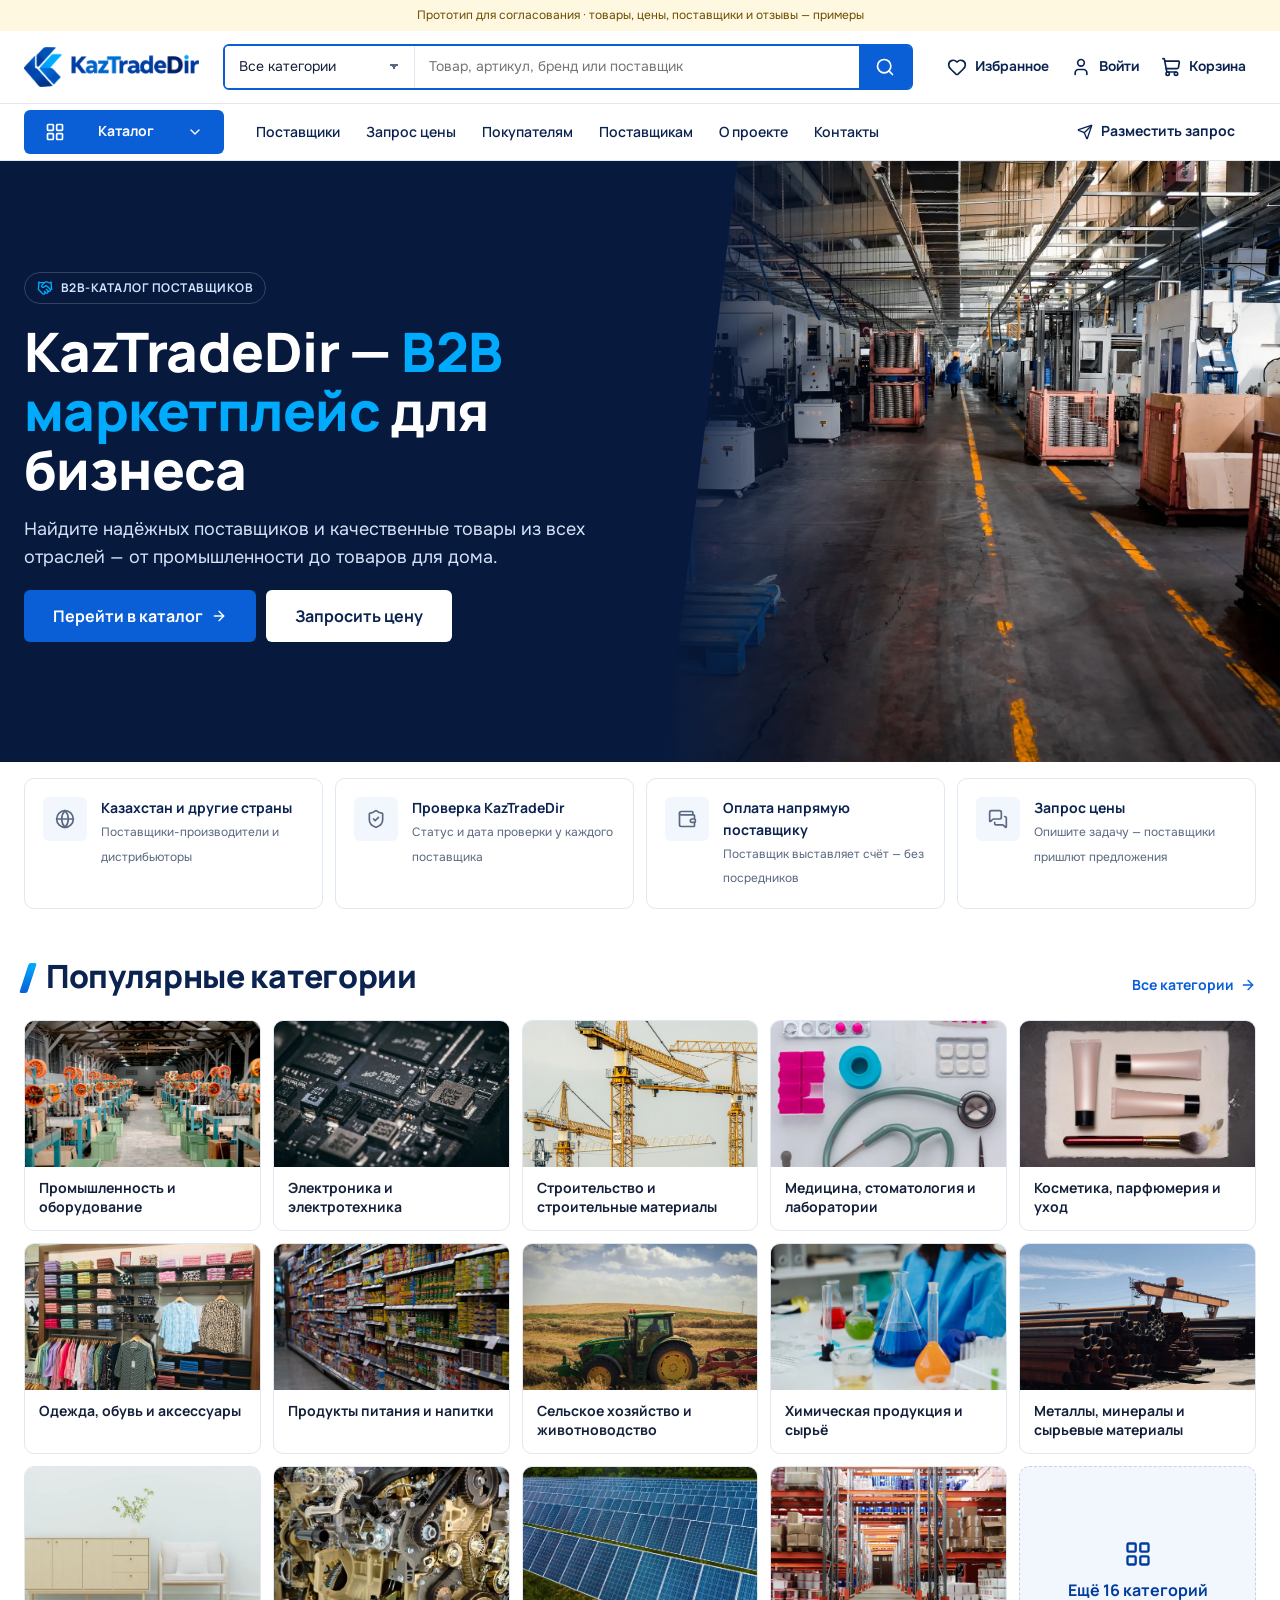
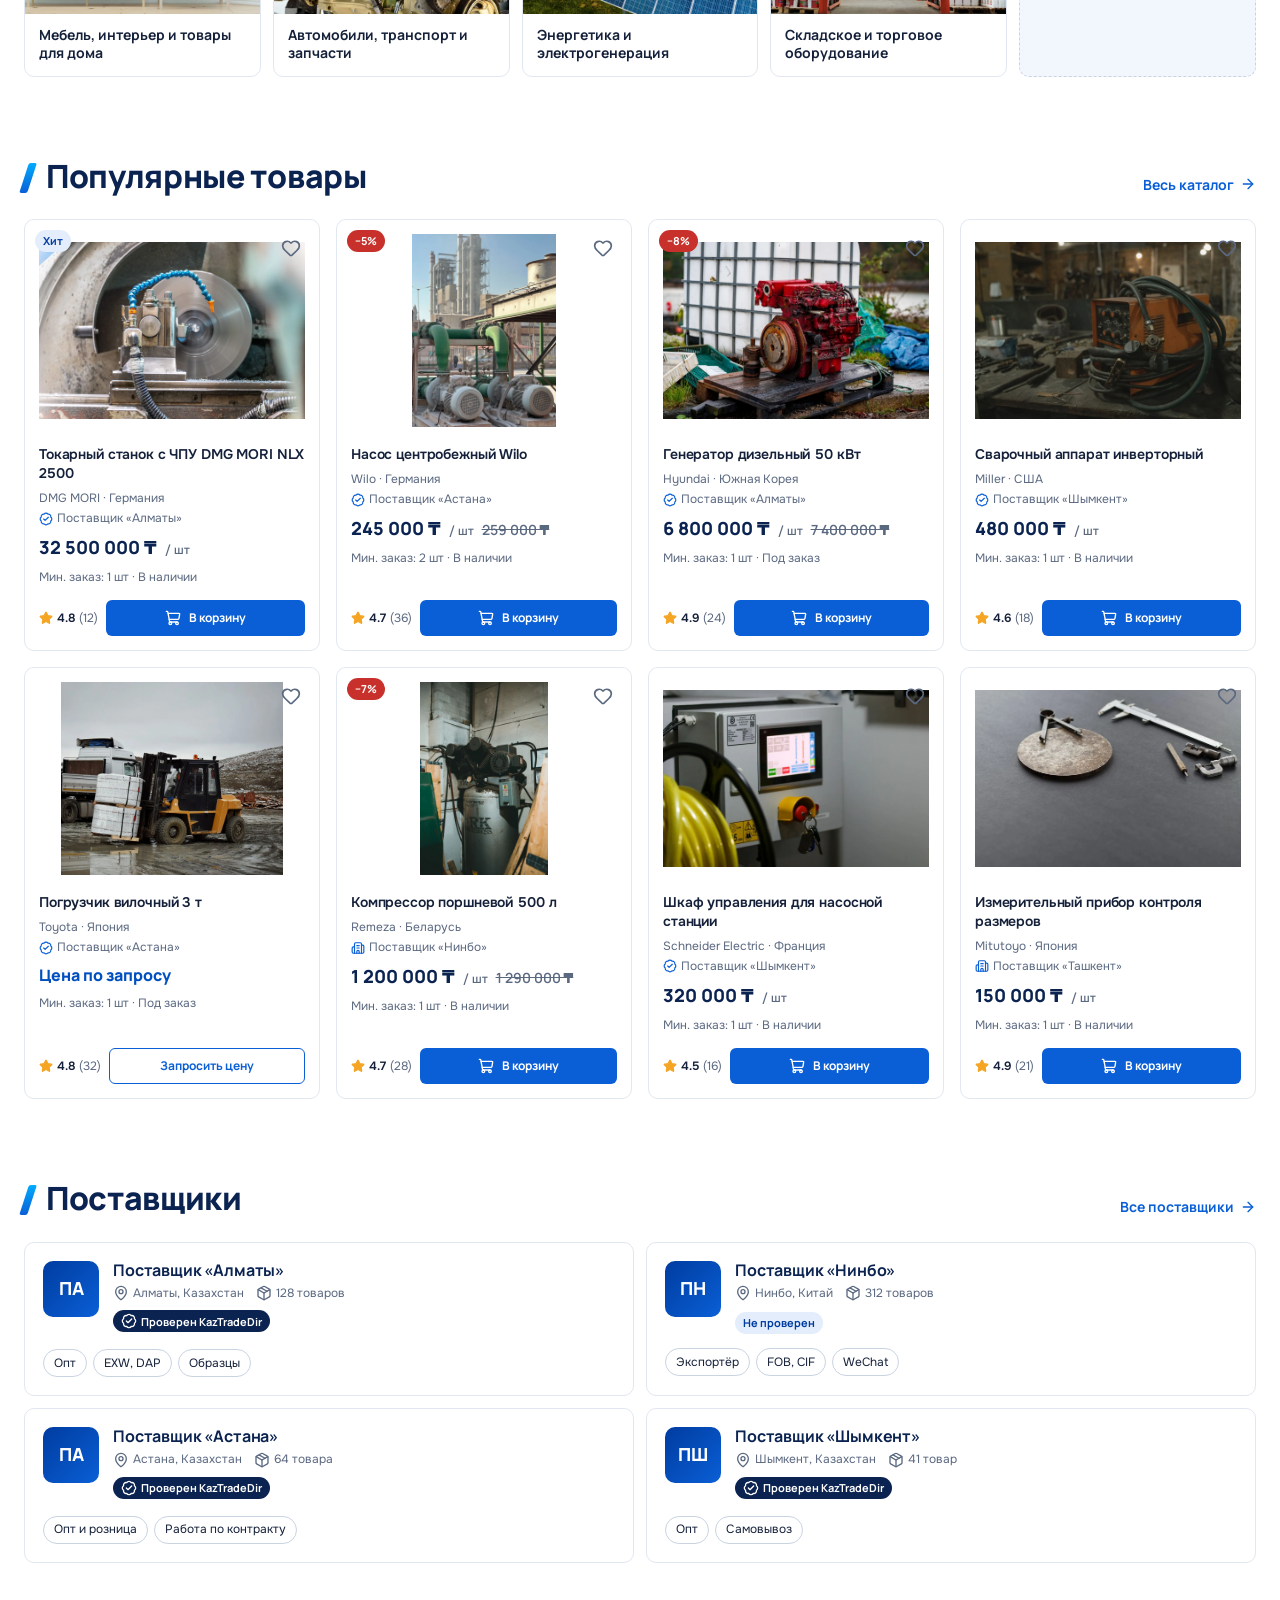
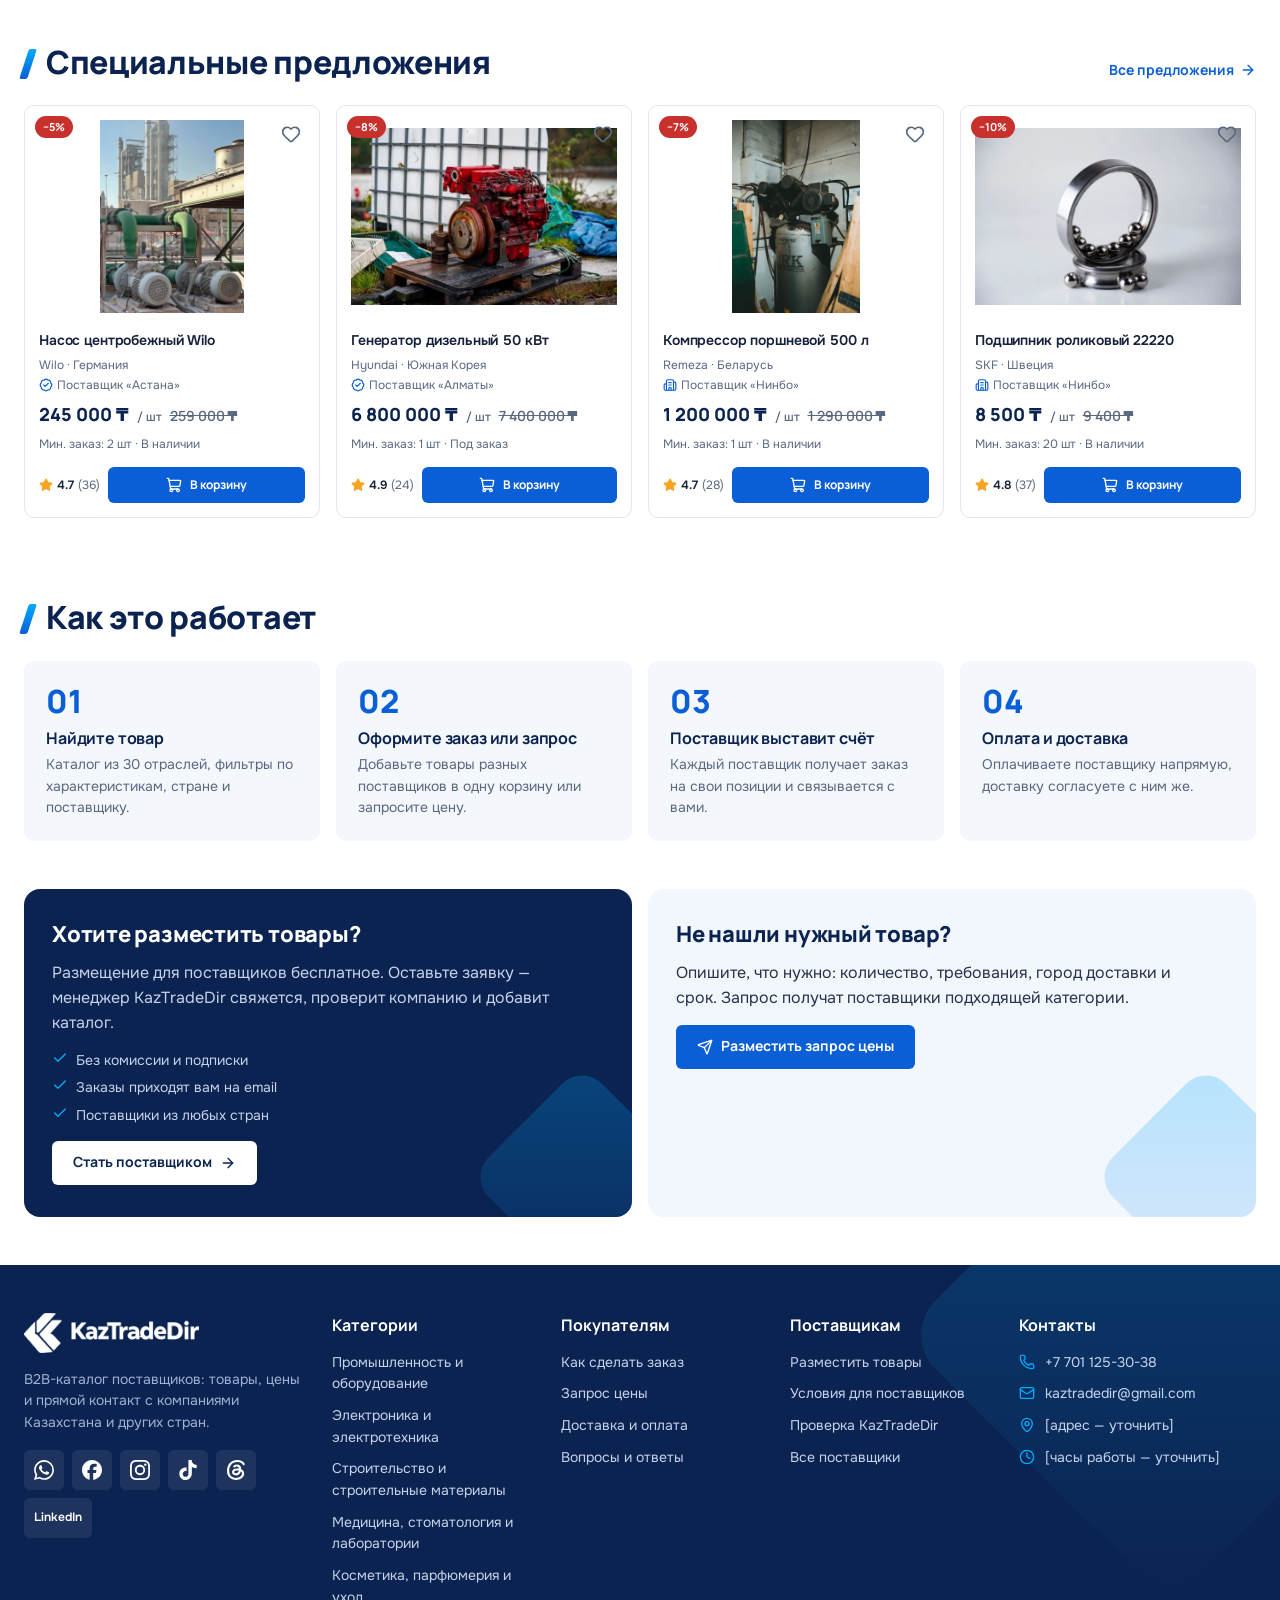
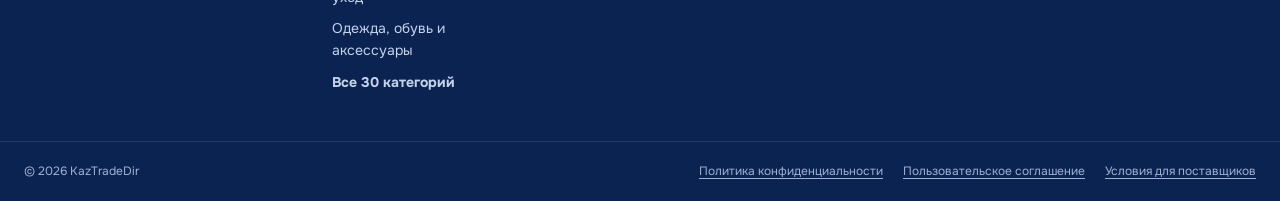
<file: index.html>
<!doctype html>
<html lang="ru">
<head>
	<meta charset="utf-8">
	<meta name="viewport" content="width=device-width, initial-scale=1">
	<title>KazTradeDir — B2B-каталог поставщиков Казахстана</title>
	<meta name="description" content="Поставщики и товары для бизнеса: промышленность, стройка, электроника и ещё 27 отраслей. Заказ и запрос цены напрямую у поставщика.">
	<meta name="robots" content="noindex, nofollow">
	<link rel="icon" href="assets/img/favicon-32.png" sizes="32x32">
	<link rel="apple-touch-icon" href="assets/img/apple-touch-icon.png">
	<link rel="preconnect" href="https://fonts.googleapis.com">
	<link rel="preconnect" href="https://fonts.gstatic.com" crossorigin>
	<link rel="stylesheet" href="https://fonts.googleapis.com/css2?family=Manrope:wght@600;700;800&family=Onest:wght@400;500;600;700&display=swap">
	<link rel="stylesheet" href="assets/css/tokens.css?v=0.5.3">
	<link rel="stylesheet" href="assets/css/base.css?v=0.5.3">
	<link rel="stylesheet" href="assets/css/components.css?v=0.5.3">
	<link rel="stylesheet" href="assets/css/layout.css?v=0.5.3">
	<link rel="stylesheet" href="assets/css/pages.css?v=0.5.3">
	<link rel="stylesheet" href="assets/css/suppliers.css?v=0.5.3">
	<link rel="stylesheet" href="assets/css/commerce.css?v=0.5.3">
	<link rel="stylesheet" href="assets/css/content.css?v=0.5.3">
	<script>window.gtranslateSettings = {"default_language":"ru","languages":["ru","kk","en","zh-CN"],"native_language_names":true,"wrapper_selector":".ktd-gt","select_language_label":"Язык"};</script>
	<script src="https://cdn.gtranslate.net/widgets/latest/dropdown.js" defer></script>
	<script type="module" src="assets/js/main.js?v=0.5.3"></script>
</head>
<body>
<div class="proto-bar">Прототип для согласования · товары, цены, поставщики и отзывы — примеры</div>
<a class="skip-link" href="#main">Перейти к содержимому</a>
<header class="site-header">
	<div class="container header-main">
		<button class="icon-btn header-burger" type="button" data-drawer-open="mobile-nav" aria-controls="mobile-nav" aria-expanded="false" aria-label="Открыть меню"><svg class="icon" aria-hidden="true"><use href="assets/icons.svg#i-menu"></use></svg></button>
		<a class="site-logo" href="index.html" aria-label="KazTradeDir — на главную"><img src="assets/img/logo.png" alt="KazTradeDir" width="175" height="40"></a>
		<form class="header-search" role="search" action="search.html">
			<label class="visually-hidden" for="search-cat">Категория поиска</label>
			<select class="select header-search__cat" id="search-cat" name="product_cat"><option value="">Все категории</option><option value="promyshlennost-i-oborudovanie">Промышленность и оборудование</option><option value="elektronika-i-elektrotehnika">Электроника и электротехника</option><option value="stroitelstvo-i-stroymaterialy">Строительство и строительные материалы</option><option value="meditsina-i-laboratorii">Медицина, стоматология и лаборатории</option><option value="kosmetika-i-parfyumeriya">Косметика, парфюмерия и уход</option><option value="odezhda-obuv-aksessuary">Одежда, обувь и аксессуары</option><option value="produkty-pitaniya-i-napitki">Продукты питания и напитки</option><option value="selskoe-hozyaystvo">Сельское хозяйство и животноводство</option><option value="himicheskaya-produktsiya">Химическая продукция и сырьё</option><option value="metally-i-mineraly">Металлы, минералы и сырьевые материалы</option><option value="mebel-i-tovary-dlya-doma">Мебель, интерьер и товары для дома</option><option value="avto-transport-zapchasti">Автомобили, транспорт и запчасти</option><option value="energetika">Энергетика и электрогенерация</option><option value="skladskoe-i-torgovoe-oborudovanie">Складское и торговое оборудование</option><option value="tekstil-i-tkani">Текстиль, ткани и материалы для производства</option><option value="nauka-i-izmereniya">Наука, измерения и контроль качества</option><option value="sport-otdyh-turizm">Спорт, отдых и туризм</option><option value="detskie-tovary">Детские товары, игрушки и образование</option><option value="oborudovanie-dlya-biznesa">Оборудование для бизнеса и сферы услуг</option><option value="bezopasnost-i-svyaz">Безопасность и связь</option><option value="vodosnabzhenie-otoplenie-ventilyatsiya">Водоснабжение, отопление и вентиляция</option><option value="bumaga-poligrafiya-ofis">Бумага, полиграфия и офисные товары</option><option value="tovary-dlya-zhivotnyh">Товары для животных</option><option value="ekologiya-i-pererabotka">Экология, переработка и очистка</option><option value="bytovaya-tehnika">Бытовая техника и товары повседневного спроса</option><option value="zapchasti-i-komplektuyushchie">Запасные части и комплектующие</option><option value="syre-i-polufabrikaty">Сырьё и полуфабрикаты для производства</option><option value="yuvelirnye-izdeliya">Ювелирные изделия и предметы роскоши</option><option value="muzyka-zvuk-razvlecheniya">Музыка, звук и развлечения</option><option value="robototehnika-i-avtomatizatsiya">Робототехника, автоматизация и новые технологии</option></select>
			<label class="visually-hidden" for="search-q">Поиск</label>
			<input class="header-search__input" id="search-q" type="search" name="s" placeholder="Товар, артикул, бренд или поставщик" autocomplete="off">
			<button class="header-search__btn" type="submit" aria-label="Найти"><svg class="icon" aria-hidden="true"><use href="assets/icons.svg#i-search"></use></svg></button>
		</form>
		<nav class="header-actions" aria-label="Личное">
			<a class="header-action header-action--fav" href="favorites.html"><svg class="icon" aria-hidden="true"><use href="assets/icons.svg#i-heart"></use></svg><span class="header-action__label">Избранное</span><span class="counter" data-fav-count></span></a>
			<a class="header-action header-action--account" href="login.html"><svg class="icon" aria-hidden="true"><use href="assets/icons.svg#i-user"></use></svg><span class="header-action__label">Войти</span></a>
			<a class="header-action" href="cart.html"><svg class="icon" aria-hidden="true"><use href="assets/icons.svg#i-shopping-cart"></use></svg><span class="header-action__label">Корзина</span><span class="counter" data-cart-count></span></a>
		</nav>
	</div>
	<div class="header-nav">
		<div class="container header-nav__inner">
			<button class="btn catalog-toggle" type="button" aria-expanded="false" aria-controls="mega-menu"><svg class="icon" aria-hidden="true"><use href="assets/icons.svg#i-layout-grid"></use></svg><span>Каталог</span><svg class="icon icon--sm catalog-toggle__chevron" aria-hidden="true"><use href="assets/icons.svg#i-chevron-down"></use></svg></button>
			<nav class="main-menu" aria-label="Основное меню"><a href="suppliers.html">Поставщики</a><a href="rfq.html">Запрос цены</a><a href="faq.html">Покупателям</a><a href="become-supplier.html">Поставщикам</a><a href="#">О проекте</a><a href="#">Контакты</a></nav>
			<div class="lang-switch"><div class="ktd-gt"></div></div>
			<button class="btn btn--ghost header-nav__rfq" type="button" data-rfq-open=""><svg class="icon icon--sm" aria-hidden="true"><use href="assets/icons.svg#i-send"></use></svg>Разместить запрос</button>
		</div>
	</div>
	<div class="mega" id="mega-menu" hidden>
		<div class="container mega__inner">
			<nav class="mega__cats" aria-label="Категории каталога"><a class="mega__cat is-active" href="catalog.html" data-panel="mega-promyshlennost-i-oborudovanie"><svg class="icon" aria-hidden="true"><use href="assets/icons.svg#i-factory"></use></svg><span>Промышленность и оборудование</span><svg class="icon icon--sm" aria-hidden="true"><use href="assets/icons.svg#i-chevron-right"></use></svg></a><a class="mega__cat" href="catalog.html" data-panel="mega-elektronika-i-elektrotehnika"><svg class="icon" aria-hidden="true"><use href="assets/icons.svg#i-cpu"></use></svg><span>Электроника и электротехника</span><svg class="icon icon--sm" aria-hidden="true"><use href="assets/icons.svg#i-chevron-right"></use></svg></a><a class="mega__cat" href="catalog.html" data-panel="mega-stroitelstvo-i-stroymaterialy"><svg class="icon" aria-hidden="true"><use href="assets/icons.svg#i-hard-hat"></use></svg><span>Строительство и строительные материалы</span><svg class="icon icon--sm" aria-hidden="true"><use href="assets/icons.svg#i-chevron-right"></use></svg></a><a class="mega__cat" href="catalog.html" data-panel="mega-meditsina-i-laboratorii"><svg class="icon" aria-hidden="true"><use href="assets/icons.svg#i-stethoscope"></use></svg><span>Медицина, стоматология и лаборатории</span><svg class="icon icon--sm" aria-hidden="true"><use href="assets/icons.svg#i-chevron-right"></use></svg></a><a class="mega__cat" href="catalog.html" data-panel="mega-kosmetika-i-parfyumeriya"><svg class="icon" aria-hidden="true"><use href="assets/icons.svg#i-sparkles"></use></svg><span>Косметика, парфюмерия и уход</span><svg class="icon icon--sm" aria-hidden="true"><use href="assets/icons.svg#i-chevron-right"></use></svg></a><a class="mega__cat" href="catalog.html" data-panel="mega-odezhda-obuv-aksessuary"><svg class="icon" aria-hidden="true"><use href="assets/icons.svg#i-shirt"></use></svg><span>Одежда, обувь и аксессуары</span><svg class="icon icon--sm" aria-hidden="true"><use href="assets/icons.svg#i-chevron-right"></use></svg></a><a class="mega__cat" href="catalog.html" data-panel="mega-produkty-pitaniya-i-napitki"><svg class="icon" aria-hidden="true"><use href="assets/icons.svg#i-apple"></use></svg><span>Продукты питания и напитки</span><svg class="icon icon--sm" aria-hidden="true"><use href="assets/icons.svg#i-chevron-right"></use></svg></a><a class="mega__cat" href="catalog.html" data-panel="mega-selskoe-hozyaystvo"><svg class="icon" aria-hidden="true"><use href="assets/icons.svg#i-tractor"></use></svg><span>Сельское хозяйство и животноводство</span><svg class="icon icon--sm" aria-hidden="true"><use href="assets/icons.svg#i-chevron-right"></use></svg></a><a class="mega__cat" href="catalog.html" data-panel="mega-himicheskaya-produktsiya"><svg class="icon" aria-hidden="true"><use href="assets/icons.svg#i-flask-conical"></use></svg><span>Химическая продукция и сырьё</span><svg class="icon icon--sm" aria-hidden="true"><use href="assets/icons.svg#i-chevron-right"></use></svg></a><a class="mega__cat" href="catalog.html" data-panel="mega-metally-i-mineraly"><svg class="icon" aria-hidden="true"><use href="assets/icons.svg#i-pickaxe"></use></svg><span>Металлы, минералы и сырьевые материалы</span><svg class="icon icon--sm" aria-hidden="true"><use href="assets/icons.svg#i-chevron-right"></use></svg></a><a class="mega__cat" href="catalog.html" data-panel="mega-mebel-i-tovary-dlya-doma"><svg class="icon" aria-hidden="true"><use href="assets/icons.svg#i-sofa"></use></svg><span>Мебель, интерьер и товары для дома</span><svg class="icon icon--sm" aria-hidden="true"><use href="assets/icons.svg#i-chevron-right"></use></svg></a><a class="mega__cat" href="catalog.html" data-panel="mega-avto-transport-zapchasti"><svg class="icon" aria-hidden="true"><use href="assets/icons.svg#i-car"></use></svg><span>Автомобили, транспорт и запчасти</span><svg class="icon icon--sm" aria-hidden="true"><use href="assets/icons.svg#i-chevron-right"></use></svg></a><a class="mega__cat" href="catalog.html" data-panel="mega-energetika"><svg class="icon" aria-hidden="true"><use href="assets/icons.svg#i-zap"></use></svg><span>Энергетика и электрогенерация</span><svg class="icon icon--sm" aria-hidden="true"><use href="assets/icons.svg#i-chevron-right"></use></svg></a><a class="mega__cat" href="catalog.html" data-panel="mega-skladskoe-i-torgovoe-oborudovanie"><svg class="icon" aria-hidden="true"><use href="assets/icons.svg#i-warehouse"></use></svg><span>Складское и торговое оборудование</span><svg class="icon icon--sm" aria-hidden="true"><use href="assets/icons.svg#i-chevron-right"></use></svg></a><a class="mega__cat" href="catalog.html" data-panel="mega-tekstil-i-tkani"><svg class="icon" aria-hidden="true"><use href="assets/icons.svg#i-scissors"></use></svg><span>Текстиль, ткани и материалы для производства</span><svg class="icon icon--sm" aria-hidden="true"><use href="assets/icons.svg#i-chevron-right"></use></svg></a><a class="mega__cat" href="catalog.html" data-panel="mega-nauka-i-izmereniya"><svg class="icon" aria-hidden="true"><use href="assets/icons.svg#i-microscope"></use></svg><span>Наука, измерения и контроль качества</span><svg class="icon icon--sm" aria-hidden="true"><use href="assets/icons.svg#i-chevron-right"></use></svg></a><a class="mega__cat" href="catalog.html" data-panel="mega-sport-otdyh-turizm"><svg class="icon" aria-hidden="true"><use href="assets/icons.svg#i-dumbbell"></use></svg><span>Спорт, отдых и туризм</span><svg class="icon icon--sm" aria-hidden="true"><use href="assets/icons.svg#i-chevron-right"></use></svg></a><a class="mega__cat" href="catalog.html" data-panel="mega-detskie-tovary"><svg class="icon" aria-hidden="true"><use href="assets/icons.svg#i-baby"></use></svg><span>Детские товары, игрушки и образование</span><svg class="icon icon--sm" aria-hidden="true"><use href="assets/icons.svg#i-chevron-right"></use></svg></a><a class="mega__cat" href="catalog.html" data-panel="mega-oborudovanie-dlya-biznesa"><svg class="icon" aria-hidden="true"><use href="assets/icons.svg#i-briefcase-business"></use></svg><span>Оборудование для бизнеса и сферы услуг</span><svg class="icon icon--sm" aria-hidden="true"><use href="assets/icons.svg#i-chevron-right"></use></svg></a><a class="mega__cat" href="catalog.html" data-panel="mega-bezopasnost-i-svyaz"><svg class="icon" aria-hidden="true"><use href="assets/icons.svg#i-shield"></use></svg><span>Безопасность и связь</span><svg class="icon icon--sm" aria-hidden="true"><use href="assets/icons.svg#i-chevron-right"></use></svg></a><a class="mega__cat" href="catalog.html" data-panel="mega-vodosnabzhenie-otoplenie-ventilyatsiya"><svg class="icon" aria-hidden="true"><use href="assets/icons.svg#i-droplets"></use></svg><span>Водоснабжение, отопление и вентиляция</span><svg class="icon icon--sm" aria-hidden="true"><use href="assets/icons.svg#i-chevron-right"></use></svg></a><a class="mega__cat" href="catalog.html" data-panel="mega-bumaga-poligrafiya-ofis"><svg class="icon" aria-hidden="true"><use href="assets/icons.svg#i-printer"></use></svg><span>Бумага, полиграфия и офисные товары</span><svg class="icon icon--sm" aria-hidden="true"><use href="assets/icons.svg#i-chevron-right"></use></svg></a><a class="mega__cat" href="catalog.html" data-panel="mega-tovary-dlya-zhivotnyh"><svg class="icon" aria-hidden="true"><use href="assets/icons.svg#i-paw-print"></use></svg><span>Товары для животных</span><svg class="icon icon--sm" aria-hidden="true"><use href="assets/icons.svg#i-chevron-right"></use></svg></a><a class="mega__cat" href="catalog.html" data-panel="mega-ekologiya-i-pererabotka"><svg class="icon" aria-hidden="true"><use href="assets/icons.svg#i-recycle"></use></svg><span>Экология, переработка и очистка</span><svg class="icon icon--sm" aria-hidden="true"><use href="assets/icons.svg#i-chevron-right"></use></svg></a><a class="mega__cat" href="catalog.html" data-panel="mega-bytovaya-tehnika"><svg class="icon" aria-hidden="true"><use href="assets/icons.svg#i-washing-machine"></use></svg><span>Бытовая техника и товары повседневного спроса</span><svg class="icon icon--sm" aria-hidden="true"><use href="assets/icons.svg#i-chevron-right"></use></svg></a><a class="mega__cat" href="catalog.html" data-panel="mega-zapchasti-i-komplektuyushchie"><svg class="icon" aria-hidden="true"><use href="assets/icons.svg#i-cog"></use></svg><span>Запасные части и комплектующие</span><svg class="icon icon--sm" aria-hidden="true"><use href="assets/icons.svg#i-chevron-right"></use></svg></a><a class="mega__cat" href="catalog.html" data-panel="mega-syre-i-polufabrikaty"><svg class="icon" aria-hidden="true"><use href="assets/icons.svg#i-boxes"></use></svg><span>Сырьё и полуфабрикаты для производства</span><svg class="icon icon--sm" aria-hidden="true"><use href="assets/icons.svg#i-chevron-right"></use></svg></a><a class="mega__cat" href="catalog.html" data-panel="mega-yuvelirnye-izdeliya"><svg class="icon" aria-hidden="true"><use href="assets/icons.svg#i-gem"></use></svg><span>Ювелирные изделия и предметы роскоши</span><svg class="icon icon--sm" aria-hidden="true"><use href="assets/icons.svg#i-chevron-right"></use></svg></a><a class="mega__cat" href="catalog.html" data-panel="mega-muzyka-zvuk-razvlecheniya"><svg class="icon" aria-hidden="true"><use href="assets/icons.svg#i-music"></use></svg><span>Музыка, звук и развлечения</span><svg class="icon icon--sm" aria-hidden="true"><use href="assets/icons.svg#i-chevron-right"></use></svg></a><a class="mega__cat" href="catalog.html" data-panel="mega-robototehnika-i-avtomatizatsiya"><svg class="icon" aria-hidden="true"><use href="assets/icons.svg#i-bot"></use></svg><span>Робототехника, автоматизация и новые технологии</span><svg class="icon icon--sm" aria-hidden="true"><use href="assets/icons.svg#i-chevron-right"></use></svg></a></nav>
			<div><div class="mega__panel" id="mega-promyshlennost-i-oborudovanie"><h3><svg class="icon icon--lg" aria-hidden="true"><use href="assets/icons.svg#i-factory"></use></svg>Промышленность и оборудование</h3><div class="mega__subs"><a href="catalog.html">Станки и производственные линии</a><a href="catalog.html">Насосы и компрессоры</a><a href="catalog.html">Генераторы и сварочное оборудование</a><a href="catalog.html">Подъёмное оборудование</a><a href="catalog.html">Пищевое и упаковочное оборудование</a><a href="catalog.html">Инструмент</a></div><a class="mega__all" href="catalog.html">Все товары категории <svg class="icon icon--sm" aria-hidden="true"><use href="assets/icons.svg#i-arrow-right"></use></svg></a></div><div class="mega__panel" id="mega-elektronika-i-elektrotehnika" hidden><h3><svg class="icon icon--lg" aria-hidden="true"><use href="assets/icons.svg#i-cpu"></use></svg>Электроника и электротехника</h3><div class="mega__subs"><a href="catalog.html">Кабель и провод</a><a href="catalog.html">Электрощитовое оборудование</a><a href="catalog.html">Освещение</a><a href="catalog.html">Электроустановочные изделия</a><a href="catalog.html">Компьютеры и оргтехника</a><a href="catalog.html">Электронные компоненты</a></div><a class="mega__all" href="catalog.html">Все товары категории <svg class="icon icon--sm" aria-hidden="true"><use href="assets/icons.svg#i-arrow-right"></use></svg></a></div><div class="mega__panel" id="mega-stroitelstvo-i-stroymaterialy" hidden><h3><svg class="icon icon--lg" aria-hidden="true"><use href="assets/icons.svg#i-hard-hat"></use></svg>Строительство и строительные материалы</h3><div class="mega__subs"><a href="catalog.html">Цемент и сухие смеси</a><a href="catalog.html">Кирпич и блоки</a><a href="catalog.html">Металлопрокат для стройки</a><a href="catalog.html">Кровля и фасад</a><a href="catalog.html">Изоляция</a><a href="catalog.html">Отделочные материалы</a><a href="catalog.html">Строительная техника</a></div><a class="mega__all" href="catalog.html">Все товары категории <svg class="icon icon--sm" aria-hidden="true"><use href="assets/icons.svg#i-arrow-right"></use></svg></a></div><div class="mega__panel" id="mega-meditsina-i-laboratorii" hidden><h3><svg class="icon icon--lg" aria-hidden="true"><use href="assets/icons.svg#i-stethoscope"></use></svg>Медицина, стоматология и лаборатории</h3><div class="mega__subs"><a href="catalog.html">Медицинское оборудование</a><a href="catalog.html">Стоматология</a><a href="catalog.html">Лабораторное оборудование</a><a href="catalog.html">Расходные материалы</a><a href="catalog.html">Средства защиты</a><a href="catalog.html">Мебель для клиник</a></div><a class="mega__all" href="catalog.html">Все товары категории <svg class="icon icon--sm" aria-hidden="true"><use href="assets/icons.svg#i-arrow-right"></use></svg></a></div><div class="mega__panel" id="mega-kosmetika-i-parfyumeriya" hidden><h3><svg class="icon icon--lg" aria-hidden="true"><use href="assets/icons.svg#i-sparkles"></use></svg>Косметика, парфюмерия и уход</h3><div class="mega__subs"><a href="catalog.html">Уход за кожей</a><a href="catalog.html">Уход за волосами</a><a href="catalog.html">Декоративная косметика</a><a href="catalog.html">Парфюмерия</a><a href="catalog.html">Профессиональная косметика</a></div><a class="mega__all" href="catalog.html">Все товары категории <svg class="icon icon--sm" aria-hidden="true"><use href="assets/icons.svg#i-arrow-right"></use></svg></a></div><div class="mega__panel" id="mega-odezhda-obuv-aksessuary" hidden><h3><svg class="icon icon--lg" aria-hidden="true"><use href="assets/icons.svg#i-shirt"></use></svg>Одежда, обувь и аксессуары</h3><div class="mega__subs"><a href="catalog.html">Спецодежда и СИЗ</a><a href="catalog.html">Мужская одежда</a><a href="catalog.html">Женская одежда</a><a href="catalog.html">Детская одежда</a><a href="catalog.html">Обувь</a><a href="catalog.html">Аксессуары</a></div><a class="mega__all" href="catalog.html">Все товары категории <svg class="icon icon--sm" aria-hidden="true"><use href="assets/icons.svg#i-arrow-right"></use></svg></a></div><div class="mega__panel" id="mega-produkty-pitaniya-i-napitki" hidden><h3><svg class="icon icon--lg" aria-hidden="true"><use href="assets/icons.svg#i-apple"></use></svg>Продукты питания и напитки</h3><div class="mega__subs"><a href="catalog.html">Мясо и птица</a><a href="catalog.html">Молочная продукция</a><a href="catalog.html">Бакалея и крупы</a><a href="catalog.html">Кондитерские изделия</a><a href="catalog.html">Напитки</a><a href="catalog.html">Фрукты и овощи</a></div><a class="mega__all" href="catalog.html">Все товары категории <svg class="icon icon--sm" aria-hidden="true"><use href="assets/icons.svg#i-arrow-right"></use></svg></a></div><div class="mega__panel" id="mega-selskoe-hozyaystvo" hidden><h3><svg class="icon icon--lg" aria-hidden="true"><use href="assets/icons.svg#i-tractor"></use></svg>Сельское хозяйство и животноводство</h3><div class="mega__subs"><a href="catalog.html">Сельхозтехника</a><a href="catalog.html">Семена и саженцы</a><a href="catalog.html">Удобрения и СЗР</a><a href="catalog.html">Корма и добавки</a><a href="catalog.html">Оборудование для ферм</a><a href="catalog.html">Поливные системы</a></div><a class="mega__all" href="catalog.html">Все товары категории <svg class="icon icon--sm" aria-hidden="true"><use href="assets/icons.svg#i-arrow-right"></use></svg></a></div><div class="mega__panel" id="mega-himicheskaya-produktsiya" hidden><h3><svg class="icon icon--lg" aria-hidden="true"><use href="assets/icons.svg#i-flask-conical"></use></svg>Химическая продукция и сырьё</h3><div class="mega__subs"><a href="catalog.html">Промышленная химия</a><a href="catalog.html">Лакокрасочные материалы</a><a href="catalog.html">Бытовая химия</a><a href="catalog.html">Полимеры и пластмассы</a><a href="catalog.html">Реактивы</a></div><a class="mega__all" href="catalog.html">Все товары категории <svg class="icon icon--sm" aria-hidden="true"><use href="assets/icons.svg#i-arrow-right"></use></svg></a></div><div class="mega__panel" id="mega-metally-i-mineraly" hidden><h3><svg class="icon icon--lg" aria-hidden="true"><use href="assets/icons.svg#i-pickaxe"></use></svg>Металлы, минералы и сырьевые материалы</h3><div class="mega__subs"><a href="catalog.html">Чёрный металлопрокат</a><a href="catalog.html">Цветные металлы</a><a href="catalog.html">Трубы</a><a href="catalog.html">Метизы</a><a href="catalog.html">Нерудные материалы</a><a href="catalog.html">Руды и концентраты</a></div><a class="mega__all" href="catalog.html">Все товары категории <svg class="icon icon--sm" aria-hidden="true"><use href="assets/icons.svg#i-arrow-right"></use></svg></a></div><div class="mega__panel" id="mega-mebel-i-tovary-dlya-doma" hidden><h3><svg class="icon icon--lg" aria-hidden="true"><use href="assets/icons.svg#i-sofa"></use></svg>Мебель, интерьер и товары для дома</h3><div class="mega__subs"><a href="catalog.html">Офисная мебель</a><a href="catalog.html">Мебель для дома</a><a href="catalog.html">Мебель для HoReCa</a><a href="catalog.html">Текстиль для дома</a><a href="catalog.html">Посуда</a><a href="catalog.html">Декор</a></div><a class="mega__all" href="catalog.html">Все товары категории <svg class="icon icon--sm" aria-hidden="true"><use href="assets/icons.svg#i-arrow-right"></use></svg></a></div><div class="mega__panel" id="mega-avto-transport-zapchasti" hidden><h3><svg class="icon icon--lg" aria-hidden="true"><use href="assets/icons.svg#i-car"></use></svg>Автомобили, транспорт и запчасти</h3><div class="mega__subs"><a href="catalog.html">Легковые автомобили</a><a href="catalog.html">Грузовой транспорт</a><a href="catalog.html">Спецтехника</a><a href="catalog.html">Шины и диски</a><a href="catalog.html">Масла и автохимия</a><a href="catalog.html">Автоаксессуары</a></div><a class="mega__all" href="catalog.html">Все товары категории <svg class="icon icon--sm" aria-hidden="true"><use href="assets/icons.svg#i-arrow-right"></use></svg></a></div><div class="mega__panel" id="mega-energetika" hidden><h3><svg class="icon icon--lg" aria-hidden="true"><use href="assets/icons.svg#i-zap"></use></svg>Энергетика и электрогенерация</h3><div class="mega__subs"><a href="catalog.html">Генераторы и электростанции</a><a href="catalog.html">Солнечная энергетика</a><a href="catalog.html">ИБП и стабилизаторы</a><a href="catalog.html">Трансформаторы</a><a href="catalog.html">Аккумуляторы</a></div><a class="mega__all" href="catalog.html">Все товары категории <svg class="icon icon--sm" aria-hidden="true"><use href="assets/icons.svg#i-arrow-right"></use></svg></a></div><div class="mega__panel" id="mega-skladskoe-i-torgovoe-oborudovanie" hidden><h3><svg class="icon icon--lg" aria-hidden="true"><use href="assets/icons.svg#i-warehouse"></use></svg>Складское и торговое оборудование</h3><div class="mega__subs"><a href="catalog.html">Стеллажи</a><a href="catalog.html">Складская техника</a><a href="catalog.html">Торговое оборудование</a><a href="catalog.html">Холодильное оборудование</a><a href="catalog.html">Весы</a><a href="catalog.html">Упаковка</a></div><a class="mega__all" href="catalog.html">Все товары категории <svg class="icon icon--sm" aria-hidden="true"><use href="assets/icons.svg#i-arrow-right"></use></svg></a></div><div class="mega__panel" id="mega-tekstil-i-tkani" hidden><h3><svg class="icon icon--lg" aria-hidden="true"><use href="assets/icons.svg#i-scissors"></use></svg>Текстиль, ткани и материалы для производства</h3><div class="mega__subs"><a href="catalog.html">Ткани</a><a href="catalog.html">Нитки и фурнитура</a><a href="catalog.html">Нетканые материалы</a><a href="catalog.html">Технический текстиль</a><a href="catalog.html">Кожа и кожзаменители</a></div><a class="mega__all" href="catalog.html">Все товары категории <svg class="icon icon--sm" aria-hidden="true"><use href="assets/icons.svg#i-arrow-right"></use></svg></a></div><div class="mega__panel" id="mega-nauka-i-izmereniya" hidden><h3><svg class="icon icon--lg" aria-hidden="true"><use href="assets/icons.svg#i-microscope"></use></svg>Наука, измерения и контроль качества</h3><div class="mega__subs"><a href="catalog.html">Измерительные приборы</a><a href="catalog.html">Лабораторные анализаторы</a><a href="catalog.html">Неразрушающий контроль</a><a href="catalog.html">Метрология и калибровка</a><a href="catalog.html">Геодезическое оборудование</a></div><a class="mega__all" href="catalog.html">Все товары категории <svg class="icon icon--sm" aria-hidden="true"><use href="assets/icons.svg#i-arrow-right"></use></svg></a></div><div class="mega__panel" id="mega-sport-otdyh-turizm" hidden><h3><svg class="icon icon--lg" aria-hidden="true"><use href="assets/icons.svg#i-dumbbell"></use></svg>Спорт, отдых и туризм</h3><div class="mega__subs"><a href="catalog.html">Тренажёры</a><a href="catalog.html">Спортивный инвентарь</a><a href="catalog.html">Туризм и кемпинг</a><a href="catalog.html">Оборудование для площадок</a></div><a class="mega__all" href="catalog.html">Все товары категории <svg class="icon icon--sm" aria-hidden="true"><use href="assets/icons.svg#i-arrow-right"></use></svg></a></div><div class="mega__panel" id="mega-detskie-tovary" hidden><h3><svg class="icon icon--lg" aria-hidden="true"><use href="assets/icons.svg#i-baby"></use></svg>Детские товары, игрушки и образование</h3><div class="mega__subs"><a href="catalog.html">Игрушки</a><a href="catalog.html">Детская мебель</a><a href="catalog.html">Учебное оборудование</a><a href="catalog.html">Канцтовары для школы</a></div><a class="mega__all" href="catalog.html">Все товары категории <svg class="icon icon--sm" aria-hidden="true"><use href="assets/icons.svg#i-arrow-right"></use></svg></a></div><div class="mega__panel" id="mega-oborudovanie-dlya-biznesa" hidden><h3><svg class="icon icon--lg" aria-hidden="true"><use href="assets/icons.svg#i-briefcase-business"></use></svg>Оборудование для бизнеса и сферы услуг</h3><div class="mega__subs"><a href="catalog.html">Оборудование для HoReCa</a><a href="catalog.html">Клининг</a><a href="catalog.html">Прачечное оборудование</a><a href="catalog.html">Салоны красоты</a><a href="catalog.html">Кассы и POS</a></div><a class="mega__all" href="catalog.html">Все товары категории <svg class="icon icon--sm" aria-hidden="true"><use href="assets/icons.svg#i-arrow-right"></use></svg></a></div><div class="mega__panel" id="mega-bezopasnost-i-svyaz" hidden><h3><svg class="icon icon--lg" aria-hidden="true"><use href="assets/icons.svg#i-shield"></use></svg>Безопасность и связь</h3><div class="mega__subs"><a href="catalog.html">Видеонаблюдение</a><a href="catalog.html">Охранная и пожарная сигнализация</a><a href="catalog.html">Контроль доступа</a><a href="catalog.html">Сетевое и телеком-оборудование</a><a href="catalog.html">Пожаротушение</a></div><a class="mega__all" href="catalog.html">Все товары категории <svg class="icon icon--sm" aria-hidden="true"><use href="assets/icons.svg#i-arrow-right"></use></svg></a></div><div class="mega__panel" id="mega-vodosnabzhenie-otoplenie-ventilyatsiya" hidden><h3><svg class="icon icon--lg" aria-hidden="true"><use href="assets/icons.svg#i-droplets"></use></svg>Водоснабжение, отопление и вентиляция</h3><div class="mega__subs"><a href="catalog.html">Котлы и отопление</a><a href="catalog.html">Насосы для воды</a><a href="catalog.html">Трубы и фитинги</a><a href="catalog.html">Вентиляция и кондиционирование</a><a href="catalog.html">Водоочистка</a><a href="catalog.html">Сантехника</a></div><a class="mega__all" href="catalog.html">Все товары категории <svg class="icon icon--sm" aria-hidden="true"><use href="assets/icons.svg#i-arrow-right"></use></svg></a></div><div class="mega__panel" id="mega-bumaga-poligrafiya-ofis" hidden><h3><svg class="icon icon--lg" aria-hidden="true"><use href="assets/icons.svg#i-printer"></use></svg>Бумага, полиграфия и офисные товары</h3><div class="mega__subs"><a href="catalog.html">Бумага и картон</a><a href="catalog.html">Полиграфическое оборудование</a><a href="catalog.html">Канцелярия</a><a href="catalog.html">Расходники для печати</a></div><a class="mega__all" href="catalog.html">Все товары категории <svg class="icon icon--sm" aria-hidden="true"><use href="assets/icons.svg#i-arrow-right"></use></svg></a></div><div class="mega__panel" id="mega-tovary-dlya-zhivotnyh" hidden><h3><svg class="icon icon--lg" aria-hidden="true"><use href="assets/icons.svg#i-paw-print"></use></svg>Товары для животных</h3><div class="mega__subs"><a href="catalog.html">Корма</a><a href="catalog.html">Ветеринарные препараты</a><a href="catalog.html">Аксессуары и амуниция</a><a href="catalog.html">Зоогигиена</a></div><a class="mega__all" href="catalog.html">Все товары категории <svg class="icon icon--sm" aria-hidden="true"><use href="assets/icons.svg#i-arrow-right"></use></svg></a></div><div class="mega__panel" id="mega-ekologiya-i-pererabotka" hidden><h3><svg class="icon icon--lg" aria-hidden="true"><use href="assets/icons.svg#i-recycle"></use></svg>Экология, переработка и очистка</h3><div class="mega__subs"><a href="catalog.html">Оборудование для переработки</a><a href="catalog.html">Очистные сооружения</a><a href="catalog.html">Контейнеры для отходов</a><a href="catalog.html">Вторсырьё</a></div><a class="mega__all" href="catalog.html">Все товары категории <svg class="icon icon--sm" aria-hidden="true"><use href="assets/icons.svg#i-arrow-right"></use></svg></a></div><div class="mega__panel" id="mega-bytovaya-tehnika" hidden><h3><svg class="icon icon--lg" aria-hidden="true"><use href="assets/icons.svg#i-washing-machine"></use></svg>Бытовая техника и товары повседневного спроса</h3><div class="mega__subs"><a href="catalog.html">Крупная бытовая техника</a><a href="catalog.html">Мелкая бытовая техника</a><a href="catalog.html">Климатическая техника</a><a href="catalog.html">Хозтовары</a></div><a class="mega__all" href="catalog.html">Все товары категории <svg class="icon icon--sm" aria-hidden="true"><use href="assets/icons.svg#i-arrow-right"></use></svg></a></div><div class="mega__panel" id="mega-zapchasti-i-komplektuyushchie" hidden><h3><svg class="icon icon--lg" aria-hidden="true"><use href="assets/icons.svg#i-cog"></use></svg>Запасные части и комплектующие</h3><div class="mega__subs"><a href="catalog.html">Подшипники</a><a href="catalog.html">Приводы и редукторы</a><a href="catalog.html">Гидравлика и пневматика</a><a href="catalog.html">Уплотнения и РТИ</a><a href="catalog.html">Электродвигатели</a><a href="catalog.html">Запчасти к спецтехнике</a></div><a class="mega__all" href="catalog.html">Все товары категории <svg class="icon icon--sm" aria-hidden="true"><use href="assets/icons.svg#i-arrow-right"></use></svg></a></div><div class="mega__panel" id="mega-syre-i-polufabrikaty" hidden><h3><svg class="icon icon--lg" aria-hidden="true"><use href="assets/icons.svg#i-boxes"></use></svg>Сырьё и полуфабрикаты для производства</h3><div class="mega__subs"><a href="catalog.html">Пищевое сырьё</a><a href="catalog.html">Полимерное сырьё</a><a href="catalog.html">Древесина и пиломатериалы</a><a href="catalog.html">Бумажное сырьё</a><a href="catalog.html">Металлические заготовки</a></div><a class="mega__all" href="catalog.html">Все товары категории <svg class="icon icon--sm" aria-hidden="true"><use href="assets/icons.svg#i-arrow-right"></use></svg></a></div><div class="mega__panel" id="mega-yuvelirnye-izdeliya" hidden><h3><svg class="icon icon--lg" aria-hidden="true"><use href="assets/icons.svg#i-gem"></use></svg>Ювелирные изделия и предметы роскоши</h3><div class="mega__subs"><a href="catalog.html">Украшения</a><a href="catalog.html">Часы</a><a href="catalog.html">Сувениры и подарки</a><a href="catalog.html">Аксессуары премиум</a></div><a class="mega__all" href="catalog.html">Все товары категории <svg class="icon icon--sm" aria-hidden="true"><use href="assets/icons.svg#i-arrow-right"></use></svg></a></div><div class="mega__panel" id="mega-muzyka-zvuk-razvlecheniya" hidden><h3><svg class="icon icon--lg" aria-hidden="true"><use href="assets/icons.svg#i-music"></use></svg>Музыка, звук и развлечения</h3><div class="mega__subs"><a href="catalog.html">Звуковое оборудование</a><a href="catalog.html">Музыкальные инструменты</a><a href="catalog.html">Световое оборудование</a><a href="catalog.html">Аттракционы</a></div><a class="mega__all" href="catalog.html">Все товары категории <svg class="icon icon--sm" aria-hidden="true"><use href="assets/icons.svg#i-arrow-right"></use></svg></a></div><div class="mega__panel" id="mega-robototehnika-i-avtomatizatsiya" hidden><h3><svg class="icon icon--lg" aria-hidden="true"><use href="assets/icons.svg#i-bot"></use></svg>Робототехника, автоматизация и новые технологии</h3><div class="mega__subs"><a href="catalog.html">Промышленные роботы</a><a href="catalog.html">Контроллеры и ПЛК</a><a href="catalog.html">Датчики</a><a href="catalog.html">Дроны</a><a href="catalog.html">IoT и умный дом</a><a href="catalog.html">3D-печать</a></div><a class="mega__all" href="catalog.html">Все товары категории <svg class="icon icon--sm" aria-hidden="true"><use href="assets/icons.svg#i-arrow-right"></use></svg></a></div></div>
		</div>
	</div>
</header>
<aside class="drawer" id="mobile-nav" aria-label="Меню">
	<div class="drawer__head"><img src="assets/img/logo.png" alt="KazTradeDir" width="140" height="32"><button class="icon-btn" type="button" data-drawer-close aria-label="Закрыть меню"><svg class="icon" aria-hidden="true"><use href="assets/icons.svg#i-x"></use></svg></button></div>
	<div class="drawer__body mobile-nav">
		<div class="mobile-nav__lang"><div class="lang-switch"><div class="ktd-gt"></div></div></div>
		<div class="mobile-nav__section"><p class="mobile-nav__title">Каталог</p><details><summary><svg class="icon" aria-hidden="true"><use href="assets/icons.svg#i-factory"></use></svg><span>Промышленность и оборудование</span><svg class="icon icon--sm" aria-hidden="true"><use href="assets/icons.svg#i-chevron-down"></use></svg></summary><ul><li><a href="catalog.html"><b>Все товары категории</b></a></li><li><a href="catalog.html">Станки и производственные линии</a></li><li><a href="catalog.html">Насосы и компрессоры</a></li><li><a href="catalog.html">Генераторы и сварочное оборудование</a></li><li><a href="catalog.html">Подъёмное оборудование</a></li><li><a href="catalog.html">Пищевое и упаковочное оборудование</a></li><li><a href="catalog.html">Инструмент</a></li></ul></details><details><summary><svg class="icon" aria-hidden="true"><use href="assets/icons.svg#i-cpu"></use></svg><span>Электроника и электротехника</span><svg class="icon icon--sm" aria-hidden="true"><use href="assets/icons.svg#i-chevron-down"></use></svg></summary><ul><li><a href="catalog.html"><b>Все товары категории</b></a></li><li><a href="catalog.html">Кабель и провод</a></li><li><a href="catalog.html">Электрощитовое оборудование</a></li><li><a href="catalog.html">Освещение</a></li><li><a href="catalog.html">Электроустановочные изделия</a></li><li><a href="catalog.html">Компьютеры и оргтехника</a></li><li><a href="catalog.html">Электронные компоненты</a></li></ul></details><details><summary><svg class="icon" aria-hidden="true"><use href="assets/icons.svg#i-hard-hat"></use></svg><span>Строительство и строительные материалы</span><svg class="icon icon--sm" aria-hidden="true"><use href="assets/icons.svg#i-chevron-down"></use></svg></summary><ul><li><a href="catalog.html"><b>Все товары категории</b></a></li><li><a href="catalog.html">Цемент и сухие смеси</a></li><li><a href="catalog.html">Кирпич и блоки</a></li><li><a href="catalog.html">Металлопрокат для стройки</a></li><li><a href="catalog.html">Кровля и фасад</a></li><li><a href="catalog.html">Изоляция</a></li><li><a href="catalog.html">Отделочные материалы</a></li><li><a href="catalog.html">Строительная техника</a></li></ul></details><details><summary><svg class="icon" aria-hidden="true"><use href="assets/icons.svg#i-stethoscope"></use></svg><span>Медицина, стоматология и лаборатории</span><svg class="icon icon--sm" aria-hidden="true"><use href="assets/icons.svg#i-chevron-down"></use></svg></summary><ul><li><a href="catalog.html"><b>Все товары категории</b></a></li><li><a href="catalog.html">Медицинское оборудование</a></li><li><a href="catalog.html">Стоматология</a></li><li><a href="catalog.html">Лабораторное оборудование</a></li><li><a href="catalog.html">Расходные материалы</a></li><li><a href="catalog.html">Средства защиты</a></li><li><a href="catalog.html">Мебель для клиник</a></li></ul></details><details><summary><svg class="icon" aria-hidden="true"><use href="assets/icons.svg#i-sparkles"></use></svg><span>Косметика, парфюмерия и уход</span><svg class="icon icon--sm" aria-hidden="true"><use href="assets/icons.svg#i-chevron-down"></use></svg></summary><ul><li><a href="catalog.html"><b>Все товары категории</b></a></li><li><a href="catalog.html">Уход за кожей</a></li><li><a href="catalog.html">Уход за волосами</a></li><li><a href="catalog.html">Декоративная косметика</a></li><li><a href="catalog.html">Парфюмерия</a></li><li><a href="catalog.html">Профессиональная косметика</a></li></ul></details><details><summary><svg class="icon" aria-hidden="true"><use href="assets/icons.svg#i-shirt"></use></svg><span>Одежда, обувь и аксессуары</span><svg class="icon icon--sm" aria-hidden="true"><use href="assets/icons.svg#i-chevron-down"></use></svg></summary><ul><li><a href="catalog.html"><b>Все товары категории</b></a></li><li><a href="catalog.html">Спецодежда и СИЗ</a></li><li><a href="catalog.html">Мужская одежда</a></li><li><a href="catalog.html">Женская одежда</a></li><li><a href="catalog.html">Детская одежда</a></li><li><a href="catalog.html">Обувь</a></li><li><a href="catalog.html">Аксессуары</a></li></ul></details><details><summary><svg class="icon" aria-hidden="true"><use href="assets/icons.svg#i-apple"></use></svg><span>Продукты питания и напитки</span><svg class="icon icon--sm" aria-hidden="true"><use href="assets/icons.svg#i-chevron-down"></use></svg></summary><ul><li><a href="catalog.html"><b>Все товары категории</b></a></li><li><a href="catalog.html">Мясо и птица</a></li><li><a href="catalog.html">Молочная продукция</a></li><li><a href="catalog.html">Бакалея и крупы</a></li><li><a href="catalog.html">Кондитерские изделия</a></li><li><a href="catalog.html">Напитки</a></li><li><a href="catalog.html">Фрукты и овощи</a></li></ul></details><details><summary><svg class="icon" aria-hidden="true"><use href="assets/icons.svg#i-tractor"></use></svg><span>Сельское хозяйство и животноводство</span><svg class="icon icon--sm" aria-hidden="true"><use href="assets/icons.svg#i-chevron-down"></use></svg></summary><ul><li><a href="catalog.html"><b>Все товары категории</b></a></li><li><a href="catalog.html">Сельхозтехника</a></li><li><a href="catalog.html">Семена и саженцы</a></li><li><a href="catalog.html">Удобрения и СЗР</a></li><li><a href="catalog.html">Корма и добавки</a></li><li><a href="catalog.html">Оборудование для ферм</a></li><li><a href="catalog.html">Поливные системы</a></li></ul></details><details><summary><svg class="icon" aria-hidden="true"><use href="assets/icons.svg#i-flask-conical"></use></svg><span>Химическая продукция и сырьё</span><svg class="icon icon--sm" aria-hidden="true"><use href="assets/icons.svg#i-chevron-down"></use></svg></summary><ul><li><a href="catalog.html"><b>Все товары категории</b></a></li><li><a href="catalog.html">Промышленная химия</a></li><li><a href="catalog.html">Лакокрасочные материалы</a></li><li><a href="catalog.html">Бытовая химия</a></li><li><a href="catalog.html">Полимеры и пластмассы</a></li><li><a href="catalog.html">Реактивы</a></li></ul></details><details><summary><svg class="icon" aria-hidden="true"><use href="assets/icons.svg#i-pickaxe"></use></svg><span>Металлы, минералы и сырьевые материалы</span><svg class="icon icon--sm" aria-hidden="true"><use href="assets/icons.svg#i-chevron-down"></use></svg></summary><ul><li><a href="catalog.html"><b>Все товары категории</b></a></li><li><a href="catalog.html">Чёрный металлопрокат</a></li><li><a href="catalog.html">Цветные металлы</a></li><li><a href="catalog.html">Трубы</a></li><li><a href="catalog.html">Метизы</a></li><li><a href="catalog.html">Нерудные материалы</a></li><li><a href="catalog.html">Руды и концентраты</a></li></ul></details><details><summary><svg class="icon" aria-hidden="true"><use href="assets/icons.svg#i-sofa"></use></svg><span>Мебель, интерьер и товары для дома</span><svg class="icon icon--sm" aria-hidden="true"><use href="assets/icons.svg#i-chevron-down"></use></svg></summary><ul><li><a href="catalog.html"><b>Все товары категории</b></a></li><li><a href="catalog.html">Офисная мебель</a></li><li><a href="catalog.html">Мебель для дома</a></li><li><a href="catalog.html">Мебель для HoReCa</a></li><li><a href="catalog.html">Текстиль для дома</a></li><li><a href="catalog.html">Посуда</a></li><li><a href="catalog.html">Декор</a></li></ul></details><details><summary><svg class="icon" aria-hidden="true"><use href="assets/icons.svg#i-car"></use></svg><span>Автомобили, транспорт и запчасти</span><svg class="icon icon--sm" aria-hidden="true"><use href="assets/icons.svg#i-chevron-down"></use></svg></summary><ul><li><a href="catalog.html"><b>Все товары категории</b></a></li><li><a href="catalog.html">Легковые автомобили</a></li><li><a href="catalog.html">Грузовой транспорт</a></li><li><a href="catalog.html">Спецтехника</a></li><li><a href="catalog.html">Шины и диски</a></li><li><a href="catalog.html">Масла и автохимия</a></li><li><a href="catalog.html">Автоаксессуары</a></li></ul></details><details><summary><svg class="icon" aria-hidden="true"><use href="assets/icons.svg#i-zap"></use></svg><span>Энергетика и электрогенерация</span><svg class="icon icon--sm" aria-hidden="true"><use href="assets/icons.svg#i-chevron-down"></use></svg></summary><ul><li><a href="catalog.html"><b>Все товары категории</b></a></li><li><a href="catalog.html">Генераторы и электростанции</a></li><li><a href="catalog.html">Солнечная энергетика</a></li><li><a href="catalog.html">ИБП и стабилизаторы</a></li><li><a href="catalog.html">Трансформаторы</a></li><li><a href="catalog.html">Аккумуляторы</a></li></ul></details><details><summary><svg class="icon" aria-hidden="true"><use href="assets/icons.svg#i-warehouse"></use></svg><span>Складское и торговое оборудование</span><svg class="icon icon--sm" aria-hidden="true"><use href="assets/icons.svg#i-chevron-down"></use></svg></summary><ul><li><a href="catalog.html"><b>Все товары категории</b></a></li><li><a href="catalog.html">Стеллажи</a></li><li><a href="catalog.html">Складская техника</a></li><li><a href="catalog.html">Торговое оборудование</a></li><li><a href="catalog.html">Холодильное оборудование</a></li><li><a href="catalog.html">Весы</a></li><li><a href="catalog.html">Упаковка</a></li></ul></details><details><summary><svg class="icon" aria-hidden="true"><use href="assets/icons.svg#i-scissors"></use></svg><span>Текстиль, ткани и материалы для производства</span><svg class="icon icon--sm" aria-hidden="true"><use href="assets/icons.svg#i-chevron-down"></use></svg></summary><ul><li><a href="catalog.html"><b>Все товары категории</b></a></li><li><a href="catalog.html">Ткани</a></li><li><a href="catalog.html">Нитки и фурнитура</a></li><li><a href="catalog.html">Нетканые материалы</a></li><li><a href="catalog.html">Технический текстиль</a></li><li><a href="catalog.html">Кожа и кожзаменители</a></li></ul></details><details><summary><svg class="icon" aria-hidden="true"><use href="assets/icons.svg#i-microscope"></use></svg><span>Наука, измерения и контроль качества</span><svg class="icon icon--sm" aria-hidden="true"><use href="assets/icons.svg#i-chevron-down"></use></svg></summary><ul><li><a href="catalog.html"><b>Все товары категории</b></a></li><li><a href="catalog.html">Измерительные приборы</a></li><li><a href="catalog.html">Лабораторные анализаторы</a></li><li><a href="catalog.html">Неразрушающий контроль</a></li><li><a href="catalog.html">Метрология и калибровка</a></li><li><a href="catalog.html">Геодезическое оборудование</a></li></ul></details><details><summary><svg class="icon" aria-hidden="true"><use href="assets/icons.svg#i-dumbbell"></use></svg><span>Спорт, отдых и туризм</span><svg class="icon icon--sm" aria-hidden="true"><use href="assets/icons.svg#i-chevron-down"></use></svg></summary><ul><li><a href="catalog.html"><b>Все товары категории</b></a></li><li><a href="catalog.html">Тренажёры</a></li><li><a href="catalog.html">Спортивный инвентарь</a></li><li><a href="catalog.html">Туризм и кемпинг</a></li><li><a href="catalog.html">Оборудование для площадок</a></li></ul></details><details><summary><svg class="icon" aria-hidden="true"><use href="assets/icons.svg#i-baby"></use></svg><span>Детские товары, игрушки и образование</span><svg class="icon icon--sm" aria-hidden="true"><use href="assets/icons.svg#i-chevron-down"></use></svg></summary><ul><li><a href="catalog.html"><b>Все товары категории</b></a></li><li><a href="catalog.html">Игрушки</a></li><li><a href="catalog.html">Детская мебель</a></li><li><a href="catalog.html">Учебное оборудование</a></li><li><a href="catalog.html">Канцтовары для школы</a></li></ul></details><details><summary><svg class="icon" aria-hidden="true"><use href="assets/icons.svg#i-briefcase-business"></use></svg><span>Оборудование для бизнеса и сферы услуг</span><svg class="icon icon--sm" aria-hidden="true"><use href="assets/icons.svg#i-chevron-down"></use></svg></summary><ul><li><a href="catalog.html"><b>Все товары категории</b></a></li><li><a href="catalog.html">Оборудование для HoReCa</a></li><li><a href="catalog.html">Клининг</a></li><li><a href="catalog.html">Прачечное оборудование</a></li><li><a href="catalog.html">Салоны красоты</a></li><li><a href="catalog.html">Кассы и POS</a></li></ul></details><details><summary><svg class="icon" aria-hidden="true"><use href="assets/icons.svg#i-shield"></use></svg><span>Безопасность и связь</span><svg class="icon icon--sm" aria-hidden="true"><use href="assets/icons.svg#i-chevron-down"></use></svg></summary><ul><li><a href="catalog.html"><b>Все товары категории</b></a></li><li><a href="catalog.html">Видеонаблюдение</a></li><li><a href="catalog.html">Охранная и пожарная сигнализация</a></li><li><a href="catalog.html">Контроль доступа</a></li><li><a href="catalog.html">Сетевое и телеком-оборудование</a></li><li><a href="catalog.html">Пожаротушение</a></li></ul></details><details><summary><svg class="icon" aria-hidden="true"><use href="assets/icons.svg#i-droplets"></use></svg><span>Водоснабжение, отопление и вентиляция</span><svg class="icon icon--sm" aria-hidden="true"><use href="assets/icons.svg#i-chevron-down"></use></svg></summary><ul><li><a href="catalog.html"><b>Все товары категории</b></a></li><li><a href="catalog.html">Котлы и отопление</a></li><li><a href="catalog.html">Насосы для воды</a></li><li><a href="catalog.html">Трубы и фитинги</a></li><li><a href="catalog.html">Вентиляция и кондиционирование</a></li><li><a href="catalog.html">Водоочистка</a></li><li><a href="catalog.html">Сантехника</a></li></ul></details><details><summary><svg class="icon" aria-hidden="true"><use href="assets/icons.svg#i-printer"></use></svg><span>Бумага, полиграфия и офисные товары</span><svg class="icon icon--sm" aria-hidden="true"><use href="assets/icons.svg#i-chevron-down"></use></svg></summary><ul><li><a href="catalog.html"><b>Все товары категории</b></a></li><li><a href="catalog.html">Бумага и картон</a></li><li><a href="catalog.html">Полиграфическое оборудование</a></li><li><a href="catalog.html">Канцелярия</a></li><li><a href="catalog.html">Расходники для печати</a></li></ul></details><details><summary><svg class="icon" aria-hidden="true"><use href="assets/icons.svg#i-paw-print"></use></svg><span>Товары для животных</span><svg class="icon icon--sm" aria-hidden="true"><use href="assets/icons.svg#i-chevron-down"></use></svg></summary><ul><li><a href="catalog.html"><b>Все товары категории</b></a></li><li><a href="catalog.html">Корма</a></li><li><a href="catalog.html">Ветеринарные препараты</a></li><li><a href="catalog.html">Аксессуары и амуниция</a></li><li><a href="catalog.html">Зоогигиена</a></li></ul></details><details><summary><svg class="icon" aria-hidden="true"><use href="assets/icons.svg#i-recycle"></use></svg><span>Экология, переработка и очистка</span><svg class="icon icon--sm" aria-hidden="true"><use href="assets/icons.svg#i-chevron-down"></use></svg></summary><ul><li><a href="catalog.html"><b>Все товары категории</b></a></li><li><a href="catalog.html">Оборудование для переработки</a></li><li><a href="catalog.html">Очистные сооружения</a></li><li><a href="catalog.html">Контейнеры для отходов</a></li><li><a href="catalog.html">Вторсырьё</a></li></ul></details><details><summary><svg class="icon" aria-hidden="true"><use href="assets/icons.svg#i-washing-machine"></use></svg><span>Бытовая техника и товары повседневного спроса</span><svg class="icon icon--sm" aria-hidden="true"><use href="assets/icons.svg#i-chevron-down"></use></svg></summary><ul><li><a href="catalog.html"><b>Все товары категории</b></a></li><li><a href="catalog.html">Крупная бытовая техника</a></li><li><a href="catalog.html">Мелкая бытовая техника</a></li><li><a href="catalog.html">Климатическая техника</a></li><li><a href="catalog.html">Хозтовары</a></li></ul></details><details><summary><svg class="icon" aria-hidden="true"><use href="assets/icons.svg#i-cog"></use></svg><span>Запасные части и комплектующие</span><svg class="icon icon--sm" aria-hidden="true"><use href="assets/icons.svg#i-chevron-down"></use></svg></summary><ul><li><a href="catalog.html"><b>Все товары категории</b></a></li><li><a href="catalog.html">Подшипники</a></li><li><a href="catalog.html">Приводы и редукторы</a></li><li><a href="catalog.html">Гидравлика и пневматика</a></li><li><a href="catalog.html">Уплотнения и РТИ</a></li><li><a href="catalog.html">Электродвигатели</a></li><li><a href="catalog.html">Запчасти к спецтехнике</a></li></ul></details><details><summary><svg class="icon" aria-hidden="true"><use href="assets/icons.svg#i-boxes"></use></svg><span>Сырьё и полуфабрикаты для производства</span><svg class="icon icon--sm" aria-hidden="true"><use href="assets/icons.svg#i-chevron-down"></use></svg></summary><ul><li><a href="catalog.html"><b>Все товары категории</b></a></li><li><a href="catalog.html">Пищевое сырьё</a></li><li><a href="catalog.html">Полимерное сырьё</a></li><li><a href="catalog.html">Древесина и пиломатериалы</a></li><li><a href="catalog.html">Бумажное сырьё</a></li><li><a href="catalog.html">Металлические заготовки</a></li></ul></details><details><summary><svg class="icon" aria-hidden="true"><use href="assets/icons.svg#i-gem"></use></svg><span>Ювелирные изделия и предметы роскоши</span><svg class="icon icon--sm" aria-hidden="true"><use href="assets/icons.svg#i-chevron-down"></use></svg></summary><ul><li><a href="catalog.html"><b>Все товары категории</b></a></li><li><a href="catalog.html">Украшения</a></li><li><a href="catalog.html">Часы</a></li><li><a href="catalog.html">Сувениры и подарки</a></li><li><a href="catalog.html">Аксессуары премиум</a></li></ul></details><details><summary><svg class="icon" aria-hidden="true"><use href="assets/icons.svg#i-music"></use></svg><span>Музыка, звук и развлечения</span><svg class="icon icon--sm" aria-hidden="true"><use href="assets/icons.svg#i-chevron-down"></use></svg></summary><ul><li><a href="catalog.html"><b>Все товары категории</b></a></li><li><a href="catalog.html">Звуковое оборудование</a></li><li><a href="catalog.html">Музыкальные инструменты</a></li><li><a href="catalog.html">Световое оборудование</a></li><li><a href="catalog.html">Аттракционы</a></li></ul></details><details><summary><svg class="icon" aria-hidden="true"><use href="assets/icons.svg#i-bot"></use></svg><span>Робототехника, автоматизация и новые технологии</span><svg class="icon icon--sm" aria-hidden="true"><use href="assets/icons.svg#i-chevron-down"></use></svg></summary><ul><li><a href="catalog.html"><b>Все товары категории</b></a></li><li><a href="catalog.html">Промышленные роботы</a></li><li><a href="catalog.html">Контроллеры и ПЛК</a></li><li><a href="catalog.html">Датчики</a></li><li><a href="catalog.html">Дроны</a></li><li><a href="catalog.html">IoT и умный дом</a></li><li><a href="catalog.html">3D-печать</a></li></ul></details></div>
		<div class="mobile-nav__section mobile-nav__links"><a href="suppliers.html">Поставщики</a><a href="rfq.html">Запрос цены</a><a href="faq.html">Покупателям</a><a href="become-supplier.html">Поставщикам</a><a href="#">О проекте</a><a href="#">Контакты</a><a href="favorites.html">Избранное</a><a href="login.html">Войти / Регистрация</a><a href="account.html">Личный кабинет</a></div>
	</div>
</aside>
<main id="main">
<section class="hero" aria-labelledby="hero-title">
	<div class="hero__box">
		<div class="hero__media" data-hero-slider><img class="hero__slide is-active" src="assets/img/demo/hero-machine.webp" alt="" width="2400" height="1600" fetchpriority="high"><img class="hero__slide" src="assets/img/demo/hero-warehouse.webp" alt="" width="2400" height="1600" loading="lazy" fetchpriority="low"><img class="hero__slide" src="assets/img/demo/hero-metal.webp" alt="" width="2400" height="1600" loading="lazy" fetchpriority="low"><img class="hero__slide" src="assets/img/demo/hero-cranes.webp" alt="" width="2400" height="1600" loading="lazy" fetchpriority="low"></div>
		<div class="container">
			<div class="hero__content">
				<span class="hero__eyebrow"><svg class="icon icon--sm" aria-hidden="true"><use href="assets/icons.svg#i-handshake"></use></svg>B2B-каталог поставщиков</span>
				<h1 id="hero-title">KazTradeDir — <span>B2B маркетплейс</span> для бизнеса</h1>
				<p class="hero__lead">Найдите надёжных поставщиков и качественные товары из всех отраслей — от промышленности до товаров для дома.</p>
				<div class="hero__actions">
					<a class="btn btn--lg" href="catalog.html">Перейти в каталог <svg class="icon icon--sm" aria-hidden="true"><use href="assets/icons.svg#i-arrow-right"></use></svg></a>
					<button class="btn btn--lg btn--light" type="button" data-rfq-open="">Запросить цену</button>
				</div>
			</div>
		</div>
	</div>
	<div class="container benefits">
		<div class="benefit"><span class="benefit__icon"><svg class="icon" aria-hidden="true"><use href="assets/icons.svg#i-globe"></use></svg></span><div><b>Казахстан и другие страны</b><span>Поставщики-производители и дистрибьюторы</span></div></div>
		<div class="benefit"><span class="benefit__icon"><svg class="icon" aria-hidden="true"><use href="assets/icons.svg#i-shield-check"></use></svg></span><div><b>Проверка KazTradeDir</b><span>Статус и дата проверки у каждого поставщика</span></div></div>
		<div class="benefit"><span class="benefit__icon"><svg class="icon" aria-hidden="true"><use href="assets/icons.svg#i-wallet"></use></svg></span><div><b>Оплата напрямую поставщику</b><span>Поставщик выставляет счёт — без посредников</span></div></div>
		<div class="benefit"><span class="benefit__icon"><svg class="icon" aria-hidden="true"><use href="assets/icons.svg#i-messages-square"></use></svg></span><div><b>Запрос цены</b><span>Опишите задачу — поставщики пришлют предложения</span></div></div>
	</div>
</section>

<section class="section container" aria-labelledby="cats-title">
	<div class="section-head"><h2 class="section-title" id="cats-title">Популярные категории</h2><a class="section-link" href="catalog.html">Все категории <svg class="icon icon--sm" aria-hidden="true"><use href="assets/icons.svg#i-arrow-right"></use></svg></a></div>
	<div class="cat-tiles"><a class="cat-tile" href="catalog.html"><div class="cat-tile__img"><img src="assets/img/demo/cat-promyshlennost.webp" alt="" width="240" height="150" loading="lazy"></div><span class="cat-tile__name">Промышленность и оборудование</span></a><a class="cat-tile" href="catalog.html"><div class="cat-tile__img"><img src="assets/img/demo/cat-elektronika.webp" alt="" width="240" height="150" loading="lazy"></div><span class="cat-tile__name">Электроника и электротехника</span></a><a class="cat-tile" href="catalog.html"><div class="cat-tile__img"><img src="assets/img/demo/cat-stroitelstvo.webp" alt="" width="240" height="150" loading="lazy"></div><span class="cat-tile__name">Строительство и строительные материалы</span></a><a class="cat-tile" href="catalog.html"><div class="cat-tile__img"><img src="assets/img/demo/cat-meditsina.webp" alt="" width="240" height="150" loading="lazy"></div><span class="cat-tile__name">Медицина, стоматология и лаборатории</span></a><a class="cat-tile" href="catalog.html"><div class="cat-tile__img"><img src="assets/img/demo/cat-kosmetika.webp" alt="" width="240" height="150" loading="lazy"></div><span class="cat-tile__name">Косметика, парфюмерия и уход</span></a><a class="cat-tile" href="catalog.html"><div class="cat-tile__img"><img src="assets/img/demo/cat-odezhda.webp" alt="" width="240" height="150" loading="lazy"></div><span class="cat-tile__name">Одежда, обувь и аксессуары</span></a><a class="cat-tile" href="catalog.html"><div class="cat-tile__img"><img src="assets/img/demo/cat-produkty.webp" alt="" width="240" height="150" loading="lazy"></div><span class="cat-tile__name">Продукты питания и напитки</span></a><a class="cat-tile" href="catalog.html"><div class="cat-tile__img"><img src="assets/img/demo/cat-selskoe.webp" alt="" width="240" height="150" loading="lazy"></div><span class="cat-tile__name">Сельское хозяйство и животноводство</span></a><a class="cat-tile" href="catalog.html"><div class="cat-tile__img"><img src="assets/img/demo/cat-himiya.webp" alt="" width="240" height="150" loading="lazy"></div><span class="cat-tile__name">Химическая продукция и сырьё</span></a><a class="cat-tile" href="catalog.html"><div class="cat-tile__img"><img src="assets/img/demo/cat-metally.webp" alt="" width="240" height="150" loading="lazy"></div><span class="cat-tile__name">Металлы, минералы и сырьевые материалы</span></a><a class="cat-tile" href="catalog.html"><div class="cat-tile__img"><img src="assets/img/demo/cat-mebel.webp" alt="" width="240" height="150" loading="lazy"></div><span class="cat-tile__name">Мебель, интерьер и товары для дома</span></a><a class="cat-tile" href="catalog.html"><div class="cat-tile__img"><img src="assets/img/demo/cat-avto.webp" alt="" width="240" height="150" loading="lazy"></div><span class="cat-tile__name">Автомобили, транспорт и запчасти</span></a><a class="cat-tile" href="catalog.html"><div class="cat-tile__img"><img src="assets/img/demo/cat-energetika.webp" alt="" width="240" height="150" loading="lazy"></div><span class="cat-tile__name">Энергетика и электрогенерация</span></a><a class="cat-tile" href="catalog.html"><div class="cat-tile__img"><img src="assets/img/demo/cat-skladskoe.webp" alt="" width="240" height="150" loading="lazy"></div><span class="cat-tile__name">Складское и торговое оборудование</span></a><a class="cat-tile cat-tile--more" href="catalog.html"><svg class="icon icon--lg" aria-hidden="true"><use href="assets/icons.svg#i-layout-grid"></use></svg><span>Ещё 16 категорий</span></a></div>
</section>

<section class="section--tight container" aria-labelledby="popular-title">
	<div class="section-head"><h2 class="section-title" id="popular-title">Популярные товары</h2><a class="section-link" href="catalog.html">Весь каталог <svg class="icon icon--sm" aria-hidden="true"><use href="assets/icons.svg#i-arrow-right"></use></svg></a></div>
	<div class="product-grid product-grid--scroll"><article class="product-card" data-card-id="p1">
	<div class="product-card__media">
		<img src="assets/img/demo/prod-cnc-lathe.webp" alt="Токарный станок с ЧПУ DMG MORI NLX 2500" width="320" height="240" loading="lazy">
		<div class="product-card__badges"><span class="badge">Хит</span></div>
	</div>
	<button class="icon-btn fav-btn" type="button" data-product="p1" aria-pressed="false" aria-label="В избранное: Токарный станок с ЧПУ DMG MORI NLX 2500"><svg class="icon" aria-hidden="true"><use href="assets/icons.svg#i-heart"></use></svg></button>
	<div class="product-card__body">
		<h3 class="product-card__title"><a href="product.html">Токарный станок с ЧПУ DMG MORI NLX 2500</a></h3>
		<div class="product-card__meta">
			<span>DMG MORI · Германия</span>
			<span class="product-card__supplier"><svg class="icon" role="img" aria-label="Проверенный поставщик"><use href="assets/icons.svg#i-badge-check"></use></svg>Поставщик «Алматы»</span>
		</div>
		<div class="price"><span class="price__value">32 500 000 ₸</span><span class="price__unit">/ <span data-unit-for="p1">шт</span></span></div>
		<div class="product-card__terms">Мин. заказ: 1 шт · В наличии</div>
		<div class="product-card__foot">
			<span class="rating"><svg class="icon" aria-hidden="true"><use href="assets/icons.svg#i-star"></use></svg><b>4.8</b>(12)</span>
			<button class="btn btn--sm" type="button" data-add-to-cart="p1" data-qty="1"><svg class="icon icon--sm" aria-hidden="true"><use href="assets/icons.svg#i-shopping-cart"></use></svg>В корзину</button>
		</div>
	</div>
</article><article class="product-card" data-card-id="p2">
	<div class="product-card__media">
		<img src="assets/img/demo/prod-pump.webp" alt="Насос центробежный Wilo" width="320" height="240" loading="lazy">
		<div class="product-card__badges"><span class="badge badge--sale">−5%</span></div>
	</div>
	<button class="icon-btn fav-btn" type="button" data-product="p2" aria-pressed="false" aria-label="В избранное: Насос центробежный Wilo"><svg class="icon" aria-hidden="true"><use href="assets/icons.svg#i-heart"></use></svg></button>
	<div class="product-card__body">
		<h3 class="product-card__title"><a href="product.html">Насос центробежный Wilo</a></h3>
		<div class="product-card__meta">
			<span>Wilo · Германия</span>
			<span class="product-card__supplier"><svg class="icon" role="img" aria-label="Проверенный поставщик"><use href="assets/icons.svg#i-badge-check"></use></svg>Поставщик «Астана»</span>
		</div>
		<div class="price"><span class="price__value">245 000 ₸</span><span class="price__unit">/ <span data-unit-for="p2">шт</span></span><span class="price__old">259 000 ₸</span></div>
		<div class="product-card__terms">Мин. заказ: 2 шт · В наличии</div>
		<div class="product-card__foot">
			<span class="rating"><svg class="icon" aria-hidden="true"><use href="assets/icons.svg#i-star"></use></svg><b>4.7</b>(36)</span>
			<button class="btn btn--sm" type="button" data-add-to-cart="p2" data-qty="2"><svg class="icon icon--sm" aria-hidden="true"><use href="assets/icons.svg#i-shopping-cart"></use></svg>В корзину</button>
		</div>
	</div>
</article><article class="product-card" data-card-id="p3">
	<div class="product-card__media">
		<img src="assets/img/demo/prod-generator.webp" alt="Генератор дизельный 50 кВт" width="320" height="240" loading="lazy">
		<div class="product-card__badges"><span class="badge badge--sale">−8%</span></div>
	</div>
	<button class="icon-btn fav-btn" type="button" data-product="p3" aria-pressed="false" aria-label="В избранное: Генератор дизельный 50 кВт"><svg class="icon" aria-hidden="true"><use href="assets/icons.svg#i-heart"></use></svg></button>
	<div class="product-card__body">
		<h3 class="product-card__title"><a href="product.html">Генератор дизельный 50 кВт</a></h3>
		<div class="product-card__meta">
			<span>Hyundai · Южная Корея</span>
			<span class="product-card__supplier"><svg class="icon" role="img" aria-label="Проверенный поставщик"><use href="assets/icons.svg#i-badge-check"></use></svg>Поставщик «Алматы»</span>
		</div>
		<div class="price"><span class="price__value">6 800 000 ₸</span><span class="price__unit">/ <span data-unit-for="p3">шт</span></span><span class="price__old">7 400 000 ₸</span></div>
		<div class="product-card__terms">Мин. заказ: 1 шт · Под заказ</div>
		<div class="product-card__foot">
			<span class="rating"><svg class="icon" aria-hidden="true"><use href="assets/icons.svg#i-star"></use></svg><b>4.9</b>(24)</span>
			<button class="btn btn--sm" type="button" data-add-to-cart="p3" data-qty="1"><svg class="icon icon--sm" aria-hidden="true"><use href="assets/icons.svg#i-shopping-cart"></use></svg>В корзину</button>
		</div>
	</div>
</article><article class="product-card" data-card-id="p4">
	<div class="product-card__media">
		<img src="assets/img/demo/prod-welder.webp" alt="Сварочный аппарат инверторный" width="320" height="240" loading="lazy">
		<div class="product-card__badges"></div>
	</div>
	<button class="icon-btn fav-btn" type="button" data-product="p4" aria-pressed="false" aria-label="В избранное: Сварочный аппарат инверторный"><svg class="icon" aria-hidden="true"><use href="assets/icons.svg#i-heart"></use></svg></button>
	<div class="product-card__body">
		<h3 class="product-card__title"><a href="product.html">Сварочный аппарат инверторный</a></h3>
		<div class="product-card__meta">
			<span>Miller · США</span>
			<span class="product-card__supplier"><svg class="icon" role="img" aria-label="Проверенный поставщик"><use href="assets/icons.svg#i-badge-check"></use></svg>Поставщик «Шымкент»</span>
		</div>
		<div class="price"><span class="price__value">480 000 ₸</span><span class="price__unit">/ <span data-unit-for="p4">шт</span></span></div>
		<div class="product-card__terms">Мин. заказ: 1 шт · В наличии</div>
		<div class="product-card__foot">
			<span class="rating"><svg class="icon" aria-hidden="true"><use href="assets/icons.svg#i-star"></use></svg><b>4.6</b>(18)</span>
			<button class="btn btn--sm" type="button" data-add-to-cart="p4" data-qty="1"><svg class="icon icon--sm" aria-hidden="true"><use href="assets/icons.svg#i-shopping-cart"></use></svg>В корзину</button>
		</div>
	</div>
</article><article class="product-card" data-card-id="p5">
	<div class="product-card__media">
		<img src="assets/img/demo/prod-forklift.webp" alt="Погрузчик вилочный 3 т" width="320" height="240" loading="lazy">
		<div class="product-card__badges"></div>
	</div>
	<button class="icon-btn fav-btn" type="button" data-product="p5" aria-pressed="false" aria-label="В избранное: Погрузчик вилочный 3 т"><svg class="icon" aria-hidden="true"><use href="assets/icons.svg#i-heart"></use></svg></button>
	<div class="product-card__body">
		<h3 class="product-card__title"><a href="product.html">Погрузчик вилочный 3 т</a></h3>
		<div class="product-card__meta">
			<span>Toyota · Япония</span>
			<span class="product-card__supplier"><svg class="icon" role="img" aria-label="Проверенный поставщик"><use href="assets/icons.svg#i-badge-check"></use></svg>Поставщик «Астана»</span>
		</div>
		<div class="price price--request"><span class="price__value">Цена по запросу</span></div>
		<div class="product-card__terms">Мин. заказ: 1 шт · Под заказ</div>
		<div class="product-card__foot">
			<span class="rating"><svg class="icon" aria-hidden="true"><use href="assets/icons.svg#i-star"></use></svg><b>4.8</b>(32)</span>
			<button class="btn btn--outline btn--sm" type="button" data-rfq-open="Погрузчик вилочный 3 т">Запросить цену</button>
		</div>
	</div>
</article><article class="product-card" data-card-id="p6">
	<div class="product-card__media">
		<img src="assets/img/demo/prod-compressor.webp" alt="Компрессор поршневой 500 л" width="320" height="240" loading="lazy">
		<div class="product-card__badges"><span class="badge badge--sale">−7%</span></div>
	</div>
	<button class="icon-btn fav-btn" type="button" data-product="p6" aria-pressed="false" aria-label="В избранное: Компрессор поршневой 500 л"><svg class="icon" aria-hidden="true"><use href="assets/icons.svg#i-heart"></use></svg></button>
	<div class="product-card__body">
		<h3 class="product-card__title"><a href="product.html">Компрессор поршневой 500 л</a></h3>
		<div class="product-card__meta">
			<span>Remeza · Беларусь</span>
			<span class="product-card__supplier"><svg class="icon" aria-hidden="true"><use href="assets/icons.svg#i-building-2"></use></svg>Поставщик «Нинбо»</span>
		</div>
		<div class="price"><span class="price__value">1 200 000 ₸</span><span class="price__unit">/ <span data-unit-for="p6">шт</span></span><span class="price__old">1 290 000 ₸</span></div>
		<div class="product-card__terms">Мин. заказ: 1 шт · В наличии</div>
		<div class="product-card__foot">
			<span class="rating"><svg class="icon" aria-hidden="true"><use href="assets/icons.svg#i-star"></use></svg><b>4.7</b>(28)</span>
			<button class="btn btn--sm" type="button" data-add-to-cart="p6" data-qty="1"><svg class="icon icon--sm" aria-hidden="true"><use href="assets/icons.svg#i-shopping-cart"></use></svg>В корзину</button>
		</div>
	</div>
</article><article class="product-card" data-card-id="p7">
	<div class="product-card__media">
		<img src="assets/img/demo/prod-control-cabinet.webp" alt="Шкаф управления для насосной станции" width="320" height="240" loading="lazy">
		<div class="product-card__badges"></div>
	</div>
	<button class="icon-btn fav-btn" type="button" data-product="p7" aria-pressed="false" aria-label="В избранное: Шкаф управления для насосной станции"><svg class="icon" aria-hidden="true"><use href="assets/icons.svg#i-heart"></use></svg></button>
	<div class="product-card__body">
		<h3 class="product-card__title"><a href="product.html">Шкаф управления для насосной станции</a></h3>
		<div class="product-card__meta">
			<span>Schneider Electric · Франция</span>
			<span class="product-card__supplier"><svg class="icon" role="img" aria-label="Проверенный поставщик"><use href="assets/icons.svg#i-badge-check"></use></svg>Поставщик «Шымкент»</span>
		</div>
		<div class="price"><span class="price__value">320 000 ₸</span><span class="price__unit">/ <span data-unit-for="p7">шт</span></span></div>
		<div class="product-card__terms">Мин. заказ: 1 шт · В наличии</div>
		<div class="product-card__foot">
			<span class="rating"><svg class="icon" aria-hidden="true"><use href="assets/icons.svg#i-star"></use></svg><b>4.5</b>(16)</span>
			<button class="btn btn--sm" type="button" data-add-to-cart="p7" data-qty="1"><svg class="icon icon--sm" aria-hidden="true"><use href="assets/icons.svg#i-shopping-cart"></use></svg>В корзину</button>
		</div>
	</div>
</article><article class="product-card" data-card-id="p8">
	<div class="product-card__media">
		<img src="assets/img/demo/prod-measuring.webp" alt="Измерительный прибор контроля размеров" width="320" height="240" loading="lazy">
		<div class="product-card__badges"></div>
	</div>
	<button class="icon-btn fav-btn" type="button" data-product="p8" aria-pressed="false" aria-label="В избранное: Измерительный прибор контроля размеров"><svg class="icon" aria-hidden="true"><use href="assets/icons.svg#i-heart"></use></svg></button>
	<div class="product-card__body">
		<h3 class="product-card__title"><a href="product.html">Измерительный прибор контроля размеров</a></h3>
		<div class="product-card__meta">
			<span>Mitutoyo · Япония</span>
			<span class="product-card__supplier"><svg class="icon" aria-hidden="true"><use href="assets/icons.svg#i-building-2"></use></svg>Поставщик «Ташкент»</span>
		</div>
		<div class="price"><span class="price__value">150 000 ₸</span><span class="price__unit">/ <span data-unit-for="p8">шт</span></span></div>
		<div class="product-card__terms">Мин. заказ: 1 шт · В наличии</div>
		<div class="product-card__foot">
			<span class="rating"><svg class="icon" aria-hidden="true"><use href="assets/icons.svg#i-star"></use></svg><b>4.9</b>(21)</span>
			<button class="btn btn--sm" type="button" data-add-to-cart="p8" data-qty="1"><svg class="icon icon--sm" aria-hidden="true"><use href="assets/icons.svg#i-shopping-cart"></use></svg>В корзину</button>
		</div>
	</div>
</article></div>
</section>

<section class="section container" aria-labelledby="suppliers-title">
	<div class="section-head"><h2 class="section-title" id="suppliers-title">Поставщики</h2><a class="section-link" href="suppliers.html">Все поставщики <svg class="icon icon--sm" aria-hidden="true"><use href="assets/icons.svg#i-arrow-right"></use></svg></a></div>
	<div class="supplier-row"><article class="supplier-card">
	<div class="monogram" aria-hidden="true">ПА</div>
	<div>
		<h3 class="supplier-card__name"><a href="supplier.html">Поставщик «Алматы»</a></h3>
		<div class="supplier-card__meta">
			<span><svg class="icon icon--sm" aria-hidden="true"><use href="assets/icons.svg#i-map-pin"></use></svg>Алматы, Казахстан</span>
			<span><svg class="icon icon--sm" aria-hidden="true"><use href="assets/icons.svg#i-package"></use></svg>128 товаров</span>
		</div>
		<div style="margin-top:8px"><span class="badge badge--verified"><svg class="icon icon--sm" aria-hidden="true"><use href="assets/icons.svg#i-badge-check"></use></svg>Проверен KazTradeDir</span></div>
	</div>
	<div class="supplier-card__tags"><span class="chip" style="min-height:28px;padding:2px 10px;font-size:12px">Опт</span><span class="chip" style="min-height:28px;padding:2px 10px;font-size:12px">EXW, DAP</span><span class="chip" style="min-height:28px;padding:2px 10px;font-size:12px">Образцы</span></div>
</article><article class="supplier-card">
	<div class="monogram" aria-hidden="true">ПН</div>
	<div>
		<h3 class="supplier-card__name"><a href="supplier.html">Поставщик «Нинбо»</a></h3>
		<div class="supplier-card__meta">
			<span><svg class="icon icon--sm" aria-hidden="true"><use href="assets/icons.svg#i-map-pin"></use></svg>Нинбо, Китай</span>
			<span><svg class="icon icon--sm" aria-hidden="true"><use href="assets/icons.svg#i-package"></use></svg>312 товаров</span>
		</div>
		<div style="margin-top:8px"><span class="badge">Не проверен</span></div>
	</div>
	<div class="supplier-card__tags"><span class="chip" style="min-height:28px;padding:2px 10px;font-size:12px">Экспортёр</span><span class="chip" style="min-height:28px;padding:2px 10px;font-size:12px">FOB, CIF</span><span class="chip" style="min-height:28px;padding:2px 10px;font-size:12px">WeChat</span></div>
</article><article class="supplier-card">
	<div class="monogram" aria-hidden="true">ПА</div>
	<div>
		<h3 class="supplier-card__name"><a href="supplier.html">Поставщик «Астана»</a></h3>
		<div class="supplier-card__meta">
			<span><svg class="icon icon--sm" aria-hidden="true"><use href="assets/icons.svg#i-map-pin"></use></svg>Астана, Казахстан</span>
			<span><svg class="icon icon--sm" aria-hidden="true"><use href="assets/icons.svg#i-package"></use></svg>64 товара</span>
		</div>
		<div style="margin-top:8px"><span class="badge badge--verified"><svg class="icon icon--sm" aria-hidden="true"><use href="assets/icons.svg#i-badge-check"></use></svg>Проверен KazTradeDir</span></div>
	</div>
	<div class="supplier-card__tags"><span class="chip" style="min-height:28px;padding:2px 10px;font-size:12px">Опт и розница</span><span class="chip" style="min-height:28px;padding:2px 10px;font-size:12px">Работа по контракту</span></div>
</article><article class="supplier-card">
	<div class="monogram" aria-hidden="true">ПШ</div>
	<div>
		<h3 class="supplier-card__name"><a href="supplier.html">Поставщик «Шымкент»</a></h3>
		<div class="supplier-card__meta">
			<span><svg class="icon icon--sm" aria-hidden="true"><use href="assets/icons.svg#i-map-pin"></use></svg>Шымкент, Казахстан</span>
			<span><svg class="icon icon--sm" aria-hidden="true"><use href="assets/icons.svg#i-package"></use></svg>41 товар</span>
		</div>
		<div style="margin-top:8px"><span class="badge badge--verified"><svg class="icon icon--sm" aria-hidden="true"><use href="assets/icons.svg#i-badge-check"></use></svg>Проверен KazTradeDir</span></div>
	</div>
	<div class="supplier-card__tags"><span class="chip" style="min-height:28px;padding:2px 10px;font-size:12px">Опт</span><span class="chip" style="min-height:28px;padding:2px 10px;font-size:12px">Самовывоз</span></div>
</article></div>
</section>

<section class="section--tight container" aria-labelledby="offers-title">
	<div class="section-head"><h2 class="section-title" id="offers-title">Специальные предложения</h2><a class="section-link" href="catalog.html">Все предложения <svg class="icon icon--sm" aria-hidden="true"><use href="assets/icons.svg#i-arrow-right"></use></svg></a></div>
	<div class="product-grid product-grid--row"><article class="product-card" data-card-id="p2">
	<div class="product-card__media">
		<img src="assets/img/demo/prod-pump.webp" alt="Насос центробежный Wilo" width="320" height="240" loading="lazy">
		<div class="product-card__badges"><span class="badge badge--sale">−5%</span></div>
	</div>
	<button class="icon-btn fav-btn" type="button" data-product="p2" aria-pressed="false" aria-label="В избранное: Насос центробежный Wilo"><svg class="icon" aria-hidden="true"><use href="assets/icons.svg#i-heart"></use></svg></button>
	<div class="product-card__body">
		<h3 class="product-card__title"><a href="product.html">Насос центробежный Wilo</a></h3>
		<div class="product-card__meta">
			<span>Wilo · Германия</span>
			<span class="product-card__supplier"><svg class="icon" role="img" aria-label="Проверенный поставщик"><use href="assets/icons.svg#i-badge-check"></use></svg>Поставщик «Астана»</span>
		</div>
		<div class="price"><span class="price__value">245 000 ₸</span><span class="price__unit">/ <span data-unit-for="p2">шт</span></span><span class="price__old">259 000 ₸</span></div>
		<div class="product-card__terms">Мин. заказ: 2 шт · В наличии</div>
		<div class="product-card__foot">
			<span class="rating"><svg class="icon" aria-hidden="true"><use href="assets/icons.svg#i-star"></use></svg><b>4.7</b>(36)</span>
			<button class="btn btn--sm" type="button" data-add-to-cart="p2" data-qty="2"><svg class="icon icon--sm" aria-hidden="true"><use href="assets/icons.svg#i-shopping-cart"></use></svg>В корзину</button>
		</div>
	</div>
</article><article class="product-card" data-card-id="p3">
	<div class="product-card__media">
		<img src="assets/img/demo/prod-generator.webp" alt="Генератор дизельный 50 кВт" width="320" height="240" loading="lazy">
		<div class="product-card__badges"><span class="badge badge--sale">−8%</span></div>
	</div>
	<button class="icon-btn fav-btn" type="button" data-product="p3" aria-pressed="false" aria-label="В избранное: Генератор дизельный 50 кВт"><svg class="icon" aria-hidden="true"><use href="assets/icons.svg#i-heart"></use></svg></button>
	<div class="product-card__body">
		<h3 class="product-card__title"><a href="product.html">Генератор дизельный 50 кВт</a></h3>
		<div class="product-card__meta">
			<span>Hyundai · Южная Корея</span>
			<span class="product-card__supplier"><svg class="icon" role="img" aria-label="Проверенный поставщик"><use href="assets/icons.svg#i-badge-check"></use></svg>Поставщик «Алматы»</span>
		</div>
		<div class="price"><span class="price__value">6 800 000 ₸</span><span class="price__unit">/ <span data-unit-for="p3">шт</span></span><span class="price__old">7 400 000 ₸</span></div>
		<div class="product-card__terms">Мин. заказ: 1 шт · Под заказ</div>
		<div class="product-card__foot">
			<span class="rating"><svg class="icon" aria-hidden="true"><use href="assets/icons.svg#i-star"></use></svg><b>4.9</b>(24)</span>
			<button class="btn btn--sm" type="button" data-add-to-cart="p3" data-qty="1"><svg class="icon icon--sm" aria-hidden="true"><use href="assets/icons.svg#i-shopping-cart"></use></svg>В корзину</button>
		</div>
	</div>
</article><article class="product-card" data-card-id="p6">
	<div class="product-card__media">
		<img src="assets/img/demo/prod-compressor.webp" alt="Компрессор поршневой 500 л" width="320" height="240" loading="lazy">
		<div class="product-card__badges"><span class="badge badge--sale">−7%</span></div>
	</div>
	<button class="icon-btn fav-btn" type="button" data-product="p6" aria-pressed="false" aria-label="В избранное: Компрессор поршневой 500 л"><svg class="icon" aria-hidden="true"><use href="assets/icons.svg#i-heart"></use></svg></button>
	<div class="product-card__body">
		<h3 class="product-card__title"><a href="product.html">Компрессор поршневой 500 л</a></h3>
		<div class="product-card__meta">
			<span>Remeza · Беларусь</span>
			<span class="product-card__supplier"><svg class="icon" aria-hidden="true"><use href="assets/icons.svg#i-building-2"></use></svg>Поставщик «Нинбо»</span>
		</div>
		<div class="price"><span class="price__value">1 200 000 ₸</span><span class="price__unit">/ <span data-unit-for="p6">шт</span></span><span class="price__old">1 290 000 ₸</span></div>
		<div class="product-card__terms">Мин. заказ: 1 шт · В наличии</div>
		<div class="product-card__foot">
			<span class="rating"><svg class="icon" aria-hidden="true"><use href="assets/icons.svg#i-star"></use></svg><b>4.7</b>(28)</span>
			<button class="btn btn--sm" type="button" data-add-to-cart="p6" data-qty="1"><svg class="icon icon--sm" aria-hidden="true"><use href="assets/icons.svg#i-shopping-cart"></use></svg>В корзину</button>
		</div>
	</div>
</article><article class="product-card" data-card-id="p9">
	<div class="product-card__media">
		<img src="assets/img/demo/prod-bearing.webp" alt="Подшипник роликовый 22220" width="320" height="240" loading="lazy">
		<div class="product-card__badges"><span class="badge badge--sale">−10%</span></div>
	</div>
	<button class="icon-btn fav-btn" type="button" data-product="p9" aria-pressed="false" aria-label="В избранное: Подшипник роликовый 22220"><svg class="icon" aria-hidden="true"><use href="assets/icons.svg#i-heart"></use></svg></button>
	<div class="product-card__body">
		<h3 class="product-card__title"><a href="product.html">Подшипник роликовый 22220</a></h3>
		<div class="product-card__meta">
			<span>SKF · Швеция</span>
			<span class="product-card__supplier"><svg class="icon" aria-hidden="true"><use href="assets/icons.svg#i-building-2"></use></svg>Поставщик «Нинбо»</span>
		</div>
		<div class="price"><span class="price__value">8 500 ₸</span><span class="price__unit">/ <span data-unit-for="p9">шт</span></span><span class="price__old">9 400 ₸</span></div>
		<div class="product-card__terms">Мин. заказ: 20 шт · В наличии</div>
		<div class="product-card__foot">
			<span class="rating"><svg class="icon" aria-hidden="true"><use href="assets/icons.svg#i-star"></use></svg><b>4.8</b>(37)</span>
			<button class="btn btn--sm" type="button" data-add-to-cart="p9" data-qty="20"><svg class="icon icon--sm" aria-hidden="true"><use href="assets/icons.svg#i-shopping-cart"></use></svg>В корзину</button>
		</div>
	</div>
</article></div>
</section>

<section class="section container" aria-labelledby="how-title">
	<div class="section-head"><h2 class="section-title" id="how-title">Как это работает</h2></div>
	<ol class="steps">
		<li class="step"><h3>Найдите товар</h3><p>Каталог из 30 отраслей, фильтры по характеристикам, стране и поставщику.</p></li>
		<li class="step"><h3>Оформите заказ или запрос</h3><p>Добавьте товары разных поставщиков в одну корзину или запросите цену.</p></li>
		<li class="step"><h3>Поставщик выставит счёт</h3><p>Каждый поставщик получает заказ на свои позиции и связывается с вами.</p></li>
		<li class="step"><h3>Оплата и доставка</h3><p>Оплачиваете поставщику напрямую, доставку согласуете с ним же.</p></li>
	</ol>
</section>

<section class="container" id="rfq" aria-label="Поставщикам и запрос цены">
	<div class="cta-duo">
		<div class="cta-card cta-card--dark">
			<h2>Хотите разместить товары?</h2>
			<p>Размещение для поставщиков бесплатное. Оставьте заявку — менеджер KazTradeDir свяжется, проверит компанию и добавит каталог.</p>
			<ul class="cta-card__list"><li><svg class="icon icon--sm" aria-hidden="true"><use href="assets/icons.svg#i-check"></use></svg>Без комиссии и подписки</li><li><svg class="icon icon--sm" aria-hidden="true"><use href="assets/icons.svg#i-check"></use></svg>Заказы приходят вам на email</li><li><svg class="icon icon--sm" aria-hidden="true"><use href="assets/icons.svg#i-check"></use></svg>Поставщики из любых стран</li></ul>
			<a class="btn btn--light" href="become-supplier.html">Стать поставщиком <svg class="icon icon--sm" aria-hidden="true"><use href="assets/icons.svg#i-arrow-right"></use></svg></a>
		</div>
		<div class="cta-card">
			<h2>Не нашли нужный товар?</h2>
			<p>Опишите, что нужно: количество, требования, город доставки и срок. Запрос получат поставщики подходящей категории.</p>
			<button class="btn" type="button" data-rfq-open=""><svg class="icon icon--sm" aria-hidden="true"><use href="assets/icons.svg#i-send"></use></svg>Разместить запрос цены</button>
		</div>
	</div>
</section>
</main>
<footer class="site-footer">
	<div class="container footer-grid">
		<div class="footer-brand">
			<img src="assets/img/logo-white.png" alt="KazTradeDir" width="175" height="40" loading="lazy">
			<p>B2B-каталог поставщиков: товары, цены и прямой контакт с компаниями Казахстана и других стран.</p>
			<div class="socials" aria-label="Мы в соцсетях">
				<a href="https://wa.me/77011253038" rel="noopener" target="_blank" aria-label="WhatsApp"><svg class="icon" aria-hidden="true"><use href="assets/icons.svg#si-whatsapp"></use></svg></a>
				<a href="#" aria-label="Facebook"><svg class="icon" aria-hidden="true"><use href="assets/icons.svg#si-facebook"></use></svg></a>
				<a href="#" aria-label="Instagram"><svg class="icon" aria-hidden="true"><use href="assets/icons.svg#si-instagram"></use></svg></a>
				<a href="#" aria-label="TikTok"><svg class="icon" aria-hidden="true"><use href="assets/icons.svg#si-tiktok"></use></svg></a>
				<a href="#" aria-label="Threads"><svg class="icon" aria-hidden="true"><use href="assets/icons.svg#si-threads"></use></svg></a>
				<a href="#">LinkedIn</a>
			</div>
		</div>
		<nav aria-label="Категории"><p class="footer-title">Категории</p><ul class="footer-list"><li><a href="catalog.html">Промышленность и оборудование</a></li><li><a href="catalog.html">Электроника и электротехника</a></li><li><a href="catalog.html">Строительство и строительные материалы</a></li><li><a href="catalog.html">Медицина, стоматология и лаборатории</a></li><li><a href="catalog.html">Косметика, парфюмерия и уход</a></li><li><a href="catalog.html">Одежда, обувь и аксессуары</a></li><li><a href="catalog.html"><b>Все 30 категорий</b></a></li></ul></nav>
		<nav aria-label="Покупателям"><p class="footer-title">Покупателям</p><ul class="footer-list"><li><a href="faq.html#order">Как сделать заказ</a></li><li><a href="rfq.html">Запрос цены</a></li><li><a href="faq.html#delivery">Доставка и оплата</a></li><li><a href="faq.html">Вопросы и ответы</a></li></ul></nav>
		<nav aria-label="Поставщикам"><p class="footer-title">Поставщикам</p><ul class="footer-list"><li><a href="become-supplier.html">Разместить товары</a></li><li><a href="faq.html#suppliers">Условия для поставщиков</a></li><li><a href="faq.html#verification">Проверка KazTradeDir</a></li><li><a href="suppliers.html">Все поставщики</a></li></ul></nav>
		<div><p class="footer-title">Контакты</p><ul class="footer-list footer-contacts">
			<li><svg class="icon icon--sm" aria-hidden="true"><use href="assets/icons.svg#i-phone"></use></svg><a href="tel:+77011253038">+7 701 125-30-38</a></li>
			<li><svg class="icon icon--sm" aria-hidden="true"><use href="assets/icons.svg#i-mail"></use></svg><a href="mailto:kaztradedir@gmail.com">kaztradedir@gmail.com</a></li>
			<li><svg class="icon icon--sm" aria-hidden="true"><use href="assets/icons.svg#i-map-pin"></use></svg><span>[адрес — уточнить]</span></li>
			<li><svg class="icon icon--sm" aria-hidden="true"><use href="assets/icons.svg#i-clock"></use></svg><span>[часы работы — уточнить]</span></li>
		</ul></div>
	</div>
	<div class="container footer-bottom">
		<span>© 2026 KazTradeDir</span>
		<nav aria-label="Документы"><a href="#">Политика конфиденциальности</a><a href="#">Пользовательское соглашение</a><a href="#">Условия для поставщиков</a></nav>
	</div>
</footer>
<dialog class="modal" id="rfq-modal" aria-labelledby="rfq-title">
	<form id="rfq-form" method="dialog" novalidate>
		<div class="modal__head"><h2 id="rfq-title">Запросить цену</h2><button class="icon-btn" type="button" data-modal-close aria-label="Закрыть"><svg class="icon" aria-hidden="true"><use href="assets/icons.svg#i-x"></use></svg></button></div>
		<div class="modal__body">
			<p class="muted" style="margin:0">Товар: <b data-rfq-product>Общий запрос</b>. Заявку получат поставщик и администратор площадки — ответ придёт на ваш email.</p>
			<div class="field"><label for="rfq-need">Что нужно *</label><textarea class="textarea" id="rfq-need" required placeholder="Модель, характеристики, требования"></textarea></div>
			<div class="price-range"><div class="field"><label for="rfq-qty">Количество *</label><input class="input" id="rfq-qty" type="number" min="1" required></div>
			<div class="field"><label for="rfq-city">Город доставки *</label><input class="input" id="rfq-city" required></div></div>
			<div class="price-range"><div class="field"><label for="rfq-name">Имя *</label><input class="input" id="rfq-name" required autocomplete="name"></div>
			<div class="field"><label for="rfq-phone">Телефон *</label><input class="input" id="rfq-phone" type="tel" required autocomplete="tel" placeholder="+7"></div></div>
			<div class="field"><label for="rfq-email">Email *</label><input class="input" id="rfq-email" type="email" required autocomplete="email"></div>
			<label class="check"><input type="checkbox" required> Согласен(на) на обработку и передачу данных поставщику</label>
			<button class="btn btn--lg" type="submit"><svg class="icon icon--sm" aria-hidden="true"><use href="assets/icons.svg#i-send"></use></svg>Отправить запрос</button>
		</div>
	</form>
</dialog>
</body>
</html>
</file>
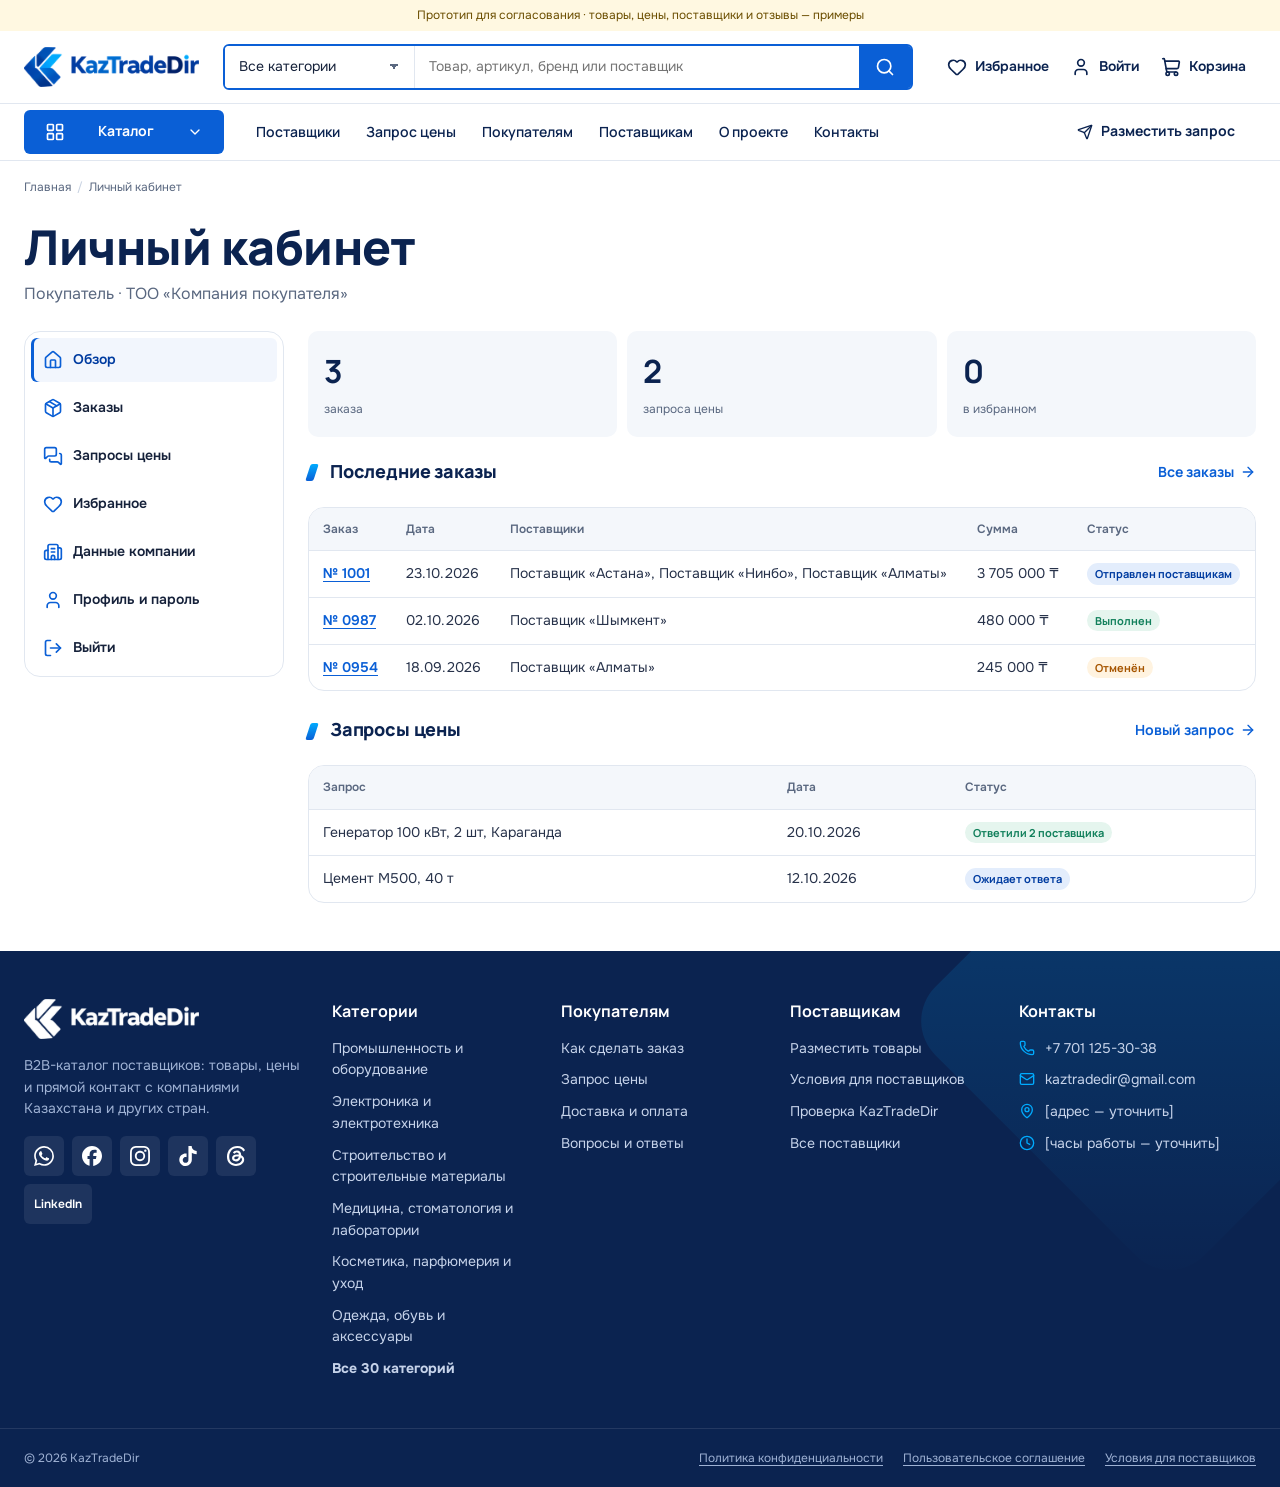
<file: account.html>
<!doctype html>
<html lang="ru">
<head>
	<meta charset="utf-8">
	<meta name="viewport" content="width=device-width, initial-scale=1">
	<title>Личный кабинет — KazTradeDir</title>
	<meta name="description" content="Заказы, запросы цены и данные компании.">
	<meta name="robots" content="noindex, nofollow">
	<link rel="icon" href="assets/img/favicon-32.png" sizes="32x32">
	<link rel="apple-touch-icon" href="assets/img/apple-touch-icon.png">
	<link rel="preconnect" href="https://fonts.googleapis.com">
	<link rel="preconnect" href="https://fonts.gstatic.com" crossorigin>
	<link rel="stylesheet" href="https://fonts.googleapis.com/css2?family=Manrope:wght@600;700;800&family=Onest:wght@400;500;600;700&display=swap">
	<link rel="stylesheet" href="assets/css/tokens.css?v=0.5.3">
	<link rel="stylesheet" href="assets/css/base.css?v=0.5.3">
	<link rel="stylesheet" href="assets/css/components.css?v=0.5.3">
	<link rel="stylesheet" href="assets/css/layout.css?v=0.5.3">
	<link rel="stylesheet" href="assets/css/pages.css?v=0.5.3">
	<link rel="stylesheet" href="assets/css/suppliers.css?v=0.5.3">
	<link rel="stylesheet" href="assets/css/commerce.css?v=0.5.3">
	<link rel="stylesheet" href="assets/css/content.css?v=0.5.3">
	<script>window.gtranslateSettings = {"default_language":"ru","languages":["ru","kk","en","zh-CN"],"native_language_names":true,"wrapper_selector":".ktd-gt","select_language_label":"Язык"};</script>
	<script src="https://cdn.gtranslate.net/widgets/latest/dropdown.js" defer></script>
	<script type="module" src="assets/js/main.js?v=0.5.3"></script>
</head>
<body>
<div class="proto-bar">Прототип для согласования · товары, цены, поставщики и отзывы — примеры</div>
<a class="skip-link" href="#main">Перейти к содержимому</a>
<header class="site-header">
	<div class="container header-main">
		<button class="icon-btn header-burger" type="button" data-drawer-open="mobile-nav" aria-controls="mobile-nav" aria-expanded="false" aria-label="Открыть меню"><svg class="icon" aria-hidden="true"><use href="assets/icons.svg#i-menu"></use></svg></button>
		<a class="site-logo" href="index.html" aria-label="KazTradeDir — на главную"><img src="assets/img/logo.png" alt="KazTradeDir" width="175" height="40"></a>
		<form class="header-search" role="search" action="search.html">
			<label class="visually-hidden" for="search-cat">Категория поиска</label>
			<select class="select header-search__cat" id="search-cat" name="product_cat"><option value="">Все категории</option><option value="promyshlennost-i-oborudovanie">Промышленность и оборудование</option><option value="elektronika-i-elektrotehnika">Электроника и электротехника</option><option value="stroitelstvo-i-stroymaterialy">Строительство и строительные материалы</option><option value="meditsina-i-laboratorii">Медицина, стоматология и лаборатории</option><option value="kosmetika-i-parfyumeriya">Косметика, парфюмерия и уход</option><option value="odezhda-obuv-aksessuary">Одежда, обувь и аксессуары</option><option value="produkty-pitaniya-i-napitki">Продукты питания и напитки</option><option value="selskoe-hozyaystvo">Сельское хозяйство и животноводство</option><option value="himicheskaya-produktsiya">Химическая продукция и сырьё</option><option value="metally-i-mineraly">Металлы, минералы и сырьевые материалы</option><option value="mebel-i-tovary-dlya-doma">Мебель, интерьер и товары для дома</option><option value="avto-transport-zapchasti">Автомобили, транспорт и запчасти</option><option value="energetika">Энергетика и электрогенерация</option><option value="skladskoe-i-torgovoe-oborudovanie">Складское и торговое оборудование</option><option value="tekstil-i-tkani">Текстиль, ткани и материалы для производства</option><option value="nauka-i-izmereniya">Наука, измерения и контроль качества</option><option value="sport-otdyh-turizm">Спорт, отдых и туризм</option><option value="detskie-tovary">Детские товары, игрушки и образование</option><option value="oborudovanie-dlya-biznesa">Оборудование для бизнеса и сферы услуг</option><option value="bezopasnost-i-svyaz">Безопасность и связь</option><option value="vodosnabzhenie-otoplenie-ventilyatsiya">Водоснабжение, отопление и вентиляция</option><option value="bumaga-poligrafiya-ofis">Бумага, полиграфия и офисные товары</option><option value="tovary-dlya-zhivotnyh">Товары для животных</option><option value="ekologiya-i-pererabotka">Экология, переработка и очистка</option><option value="bytovaya-tehnika">Бытовая техника и товары повседневного спроса</option><option value="zapchasti-i-komplektuyushchie">Запасные части и комплектующие</option><option value="syre-i-polufabrikaty">Сырьё и полуфабрикаты для производства</option><option value="yuvelirnye-izdeliya">Ювелирные изделия и предметы роскоши</option><option value="muzyka-zvuk-razvlecheniya">Музыка, звук и развлечения</option><option value="robototehnika-i-avtomatizatsiya">Робототехника, автоматизация и новые технологии</option></select>
			<label class="visually-hidden" for="search-q">Поиск</label>
			<input class="header-search__input" id="search-q" type="search" name="s" placeholder="Товар, артикул, бренд или поставщик" autocomplete="off">
			<button class="header-search__btn" type="submit" aria-label="Найти"><svg class="icon" aria-hidden="true"><use href="assets/icons.svg#i-search"></use></svg></button>
		</form>
		<nav class="header-actions" aria-label="Личное">
			<a class="header-action header-action--fav" href="favorites.html"><svg class="icon" aria-hidden="true"><use href="assets/icons.svg#i-heart"></use></svg><span class="header-action__label">Избранное</span><span class="counter" data-fav-count></span></a>
			<a class="header-action header-action--account" href="login.html"><svg class="icon" aria-hidden="true"><use href="assets/icons.svg#i-user"></use></svg><span class="header-action__label">Войти</span></a>
			<a class="header-action" href="cart.html"><svg class="icon" aria-hidden="true"><use href="assets/icons.svg#i-shopping-cart"></use></svg><span class="header-action__label">Корзина</span><span class="counter" data-cart-count></span></a>
		</nav>
	</div>
	<div class="header-nav">
		<div class="container header-nav__inner">
			<button class="btn catalog-toggle" type="button" aria-expanded="false" aria-controls="mega-menu"><svg class="icon" aria-hidden="true"><use href="assets/icons.svg#i-layout-grid"></use></svg><span>Каталог</span><svg class="icon icon--sm catalog-toggle__chevron" aria-hidden="true"><use href="assets/icons.svg#i-chevron-down"></use></svg></button>
			<nav class="main-menu" aria-label="Основное меню"><a href="suppliers.html">Поставщики</a><a href="rfq.html">Запрос цены</a><a href="faq.html">Покупателям</a><a href="become-supplier.html">Поставщикам</a><a href="#">О проекте</a><a href="#">Контакты</a></nav>
			<div class="lang-switch"><div class="ktd-gt"></div></div>
			<button class="btn btn--ghost header-nav__rfq" type="button" data-rfq-open=""><svg class="icon icon--sm" aria-hidden="true"><use href="assets/icons.svg#i-send"></use></svg>Разместить запрос</button>
		</div>
	</div>
	<div class="mega" id="mega-menu" hidden>
		<div class="container mega__inner">
			<nav class="mega__cats" aria-label="Категории каталога"><a class="mega__cat is-active" href="catalog.html" data-panel="mega-promyshlennost-i-oborudovanie"><svg class="icon" aria-hidden="true"><use href="assets/icons.svg#i-factory"></use></svg><span>Промышленность и оборудование</span><svg class="icon icon--sm" aria-hidden="true"><use href="assets/icons.svg#i-chevron-right"></use></svg></a><a class="mega__cat" href="catalog.html" data-panel="mega-elektronika-i-elektrotehnika"><svg class="icon" aria-hidden="true"><use href="assets/icons.svg#i-cpu"></use></svg><span>Электроника и электротехника</span><svg class="icon icon--sm" aria-hidden="true"><use href="assets/icons.svg#i-chevron-right"></use></svg></a><a class="mega__cat" href="catalog.html" data-panel="mega-stroitelstvo-i-stroymaterialy"><svg class="icon" aria-hidden="true"><use href="assets/icons.svg#i-hard-hat"></use></svg><span>Строительство и строительные материалы</span><svg class="icon icon--sm" aria-hidden="true"><use href="assets/icons.svg#i-chevron-right"></use></svg></a><a class="mega__cat" href="catalog.html" data-panel="mega-meditsina-i-laboratorii"><svg class="icon" aria-hidden="true"><use href="assets/icons.svg#i-stethoscope"></use></svg><span>Медицина, стоматология и лаборатории</span><svg class="icon icon--sm" aria-hidden="true"><use href="assets/icons.svg#i-chevron-right"></use></svg></a><a class="mega__cat" href="catalog.html" data-panel="mega-kosmetika-i-parfyumeriya"><svg class="icon" aria-hidden="true"><use href="assets/icons.svg#i-sparkles"></use></svg><span>Косметика, парфюмерия и уход</span><svg class="icon icon--sm" aria-hidden="true"><use href="assets/icons.svg#i-chevron-right"></use></svg></a><a class="mega__cat" href="catalog.html" data-panel="mega-odezhda-obuv-aksessuary"><svg class="icon" aria-hidden="true"><use href="assets/icons.svg#i-shirt"></use></svg><span>Одежда, обувь и аксессуары</span><svg class="icon icon--sm" aria-hidden="true"><use href="assets/icons.svg#i-chevron-right"></use></svg></a><a class="mega__cat" href="catalog.html" data-panel="mega-produkty-pitaniya-i-napitki"><svg class="icon" aria-hidden="true"><use href="assets/icons.svg#i-apple"></use></svg><span>Продукты питания и напитки</span><svg class="icon icon--sm" aria-hidden="true"><use href="assets/icons.svg#i-chevron-right"></use></svg></a><a class="mega__cat" href="catalog.html" data-panel="mega-selskoe-hozyaystvo"><svg class="icon" aria-hidden="true"><use href="assets/icons.svg#i-tractor"></use></svg><span>Сельское хозяйство и животноводство</span><svg class="icon icon--sm" aria-hidden="true"><use href="assets/icons.svg#i-chevron-right"></use></svg></a><a class="mega__cat" href="catalog.html" data-panel="mega-himicheskaya-produktsiya"><svg class="icon" aria-hidden="true"><use href="assets/icons.svg#i-flask-conical"></use></svg><span>Химическая продукция и сырьё</span><svg class="icon icon--sm" aria-hidden="true"><use href="assets/icons.svg#i-chevron-right"></use></svg></a><a class="mega__cat" href="catalog.html" data-panel="mega-metally-i-mineraly"><svg class="icon" aria-hidden="true"><use href="assets/icons.svg#i-pickaxe"></use></svg><span>Металлы, минералы и сырьевые материалы</span><svg class="icon icon--sm" aria-hidden="true"><use href="assets/icons.svg#i-chevron-right"></use></svg></a><a class="mega__cat" href="catalog.html" data-panel="mega-mebel-i-tovary-dlya-doma"><svg class="icon" aria-hidden="true"><use href="assets/icons.svg#i-sofa"></use></svg><span>Мебель, интерьер и товары для дома</span><svg class="icon icon--sm" aria-hidden="true"><use href="assets/icons.svg#i-chevron-right"></use></svg></a><a class="mega__cat" href="catalog.html" data-panel="mega-avto-transport-zapchasti"><svg class="icon" aria-hidden="true"><use href="assets/icons.svg#i-car"></use></svg><span>Автомобили, транспорт и запчасти</span><svg class="icon icon--sm" aria-hidden="true"><use href="assets/icons.svg#i-chevron-right"></use></svg></a><a class="mega__cat" href="catalog.html" data-panel="mega-energetika"><svg class="icon" aria-hidden="true"><use href="assets/icons.svg#i-zap"></use></svg><span>Энергетика и электрогенерация</span><svg class="icon icon--sm" aria-hidden="true"><use href="assets/icons.svg#i-chevron-right"></use></svg></a><a class="mega__cat" href="catalog.html" data-panel="mega-skladskoe-i-torgovoe-oborudovanie"><svg class="icon" aria-hidden="true"><use href="assets/icons.svg#i-warehouse"></use></svg><span>Складское и торговое оборудование</span><svg class="icon icon--sm" aria-hidden="true"><use href="assets/icons.svg#i-chevron-right"></use></svg></a><a class="mega__cat" href="catalog.html" data-panel="mega-tekstil-i-tkani"><svg class="icon" aria-hidden="true"><use href="assets/icons.svg#i-scissors"></use></svg><span>Текстиль, ткани и материалы для производства</span><svg class="icon icon--sm" aria-hidden="true"><use href="assets/icons.svg#i-chevron-right"></use></svg></a><a class="mega__cat" href="catalog.html" data-panel="mega-nauka-i-izmereniya"><svg class="icon" aria-hidden="true"><use href="assets/icons.svg#i-microscope"></use></svg><span>Наука, измерения и контроль качества</span><svg class="icon icon--sm" aria-hidden="true"><use href="assets/icons.svg#i-chevron-right"></use></svg></a><a class="mega__cat" href="catalog.html" data-panel="mega-sport-otdyh-turizm"><svg class="icon" aria-hidden="true"><use href="assets/icons.svg#i-dumbbell"></use></svg><span>Спорт, отдых и туризм</span><svg class="icon icon--sm" aria-hidden="true"><use href="assets/icons.svg#i-chevron-right"></use></svg></a><a class="mega__cat" href="catalog.html" data-panel="mega-detskie-tovary"><svg class="icon" aria-hidden="true"><use href="assets/icons.svg#i-baby"></use></svg><span>Детские товары, игрушки и образование</span><svg class="icon icon--sm" aria-hidden="true"><use href="assets/icons.svg#i-chevron-right"></use></svg></a><a class="mega__cat" href="catalog.html" data-panel="mega-oborudovanie-dlya-biznesa"><svg class="icon" aria-hidden="true"><use href="assets/icons.svg#i-briefcase-business"></use></svg><span>Оборудование для бизнеса и сферы услуг</span><svg class="icon icon--sm" aria-hidden="true"><use href="assets/icons.svg#i-chevron-right"></use></svg></a><a class="mega__cat" href="catalog.html" data-panel="mega-bezopasnost-i-svyaz"><svg class="icon" aria-hidden="true"><use href="assets/icons.svg#i-shield"></use></svg><span>Безопасность и связь</span><svg class="icon icon--sm" aria-hidden="true"><use href="assets/icons.svg#i-chevron-right"></use></svg></a><a class="mega__cat" href="catalog.html" data-panel="mega-vodosnabzhenie-otoplenie-ventilyatsiya"><svg class="icon" aria-hidden="true"><use href="assets/icons.svg#i-droplets"></use></svg><span>Водоснабжение, отопление и вентиляция</span><svg class="icon icon--sm" aria-hidden="true"><use href="assets/icons.svg#i-chevron-right"></use></svg></a><a class="mega__cat" href="catalog.html" data-panel="mega-bumaga-poligrafiya-ofis"><svg class="icon" aria-hidden="true"><use href="assets/icons.svg#i-printer"></use></svg><span>Бумага, полиграфия и офисные товары</span><svg class="icon icon--sm" aria-hidden="true"><use href="assets/icons.svg#i-chevron-right"></use></svg></a><a class="mega__cat" href="catalog.html" data-panel="mega-tovary-dlya-zhivotnyh"><svg class="icon" aria-hidden="true"><use href="assets/icons.svg#i-paw-print"></use></svg><span>Товары для животных</span><svg class="icon icon--sm" aria-hidden="true"><use href="assets/icons.svg#i-chevron-right"></use></svg></a><a class="mega__cat" href="catalog.html" data-panel="mega-ekologiya-i-pererabotka"><svg class="icon" aria-hidden="true"><use href="assets/icons.svg#i-recycle"></use></svg><span>Экология, переработка и очистка</span><svg class="icon icon--sm" aria-hidden="true"><use href="assets/icons.svg#i-chevron-right"></use></svg></a><a class="mega__cat" href="catalog.html" data-panel="mega-bytovaya-tehnika"><svg class="icon" aria-hidden="true"><use href="assets/icons.svg#i-washing-machine"></use></svg><span>Бытовая техника и товары повседневного спроса</span><svg class="icon icon--sm" aria-hidden="true"><use href="assets/icons.svg#i-chevron-right"></use></svg></a><a class="mega__cat" href="catalog.html" data-panel="mega-zapchasti-i-komplektuyushchie"><svg class="icon" aria-hidden="true"><use href="assets/icons.svg#i-cog"></use></svg><span>Запасные части и комплектующие</span><svg class="icon icon--sm" aria-hidden="true"><use href="assets/icons.svg#i-chevron-right"></use></svg></a><a class="mega__cat" href="catalog.html" data-panel="mega-syre-i-polufabrikaty"><svg class="icon" aria-hidden="true"><use href="assets/icons.svg#i-boxes"></use></svg><span>Сырьё и полуфабрикаты для производства</span><svg class="icon icon--sm" aria-hidden="true"><use href="assets/icons.svg#i-chevron-right"></use></svg></a><a class="mega__cat" href="catalog.html" data-panel="mega-yuvelirnye-izdeliya"><svg class="icon" aria-hidden="true"><use href="assets/icons.svg#i-gem"></use></svg><span>Ювелирные изделия и предметы роскоши</span><svg class="icon icon--sm" aria-hidden="true"><use href="assets/icons.svg#i-chevron-right"></use></svg></a><a class="mega__cat" href="catalog.html" data-panel="mega-muzyka-zvuk-razvlecheniya"><svg class="icon" aria-hidden="true"><use href="assets/icons.svg#i-music"></use></svg><span>Музыка, звук и развлечения</span><svg class="icon icon--sm" aria-hidden="true"><use href="assets/icons.svg#i-chevron-right"></use></svg></a><a class="mega__cat" href="catalog.html" data-panel="mega-robototehnika-i-avtomatizatsiya"><svg class="icon" aria-hidden="true"><use href="assets/icons.svg#i-bot"></use></svg><span>Робототехника, автоматизация и новые технологии</span><svg class="icon icon--sm" aria-hidden="true"><use href="assets/icons.svg#i-chevron-right"></use></svg></a></nav>
			<div><div class="mega__panel" id="mega-promyshlennost-i-oborudovanie"><h3><svg class="icon icon--lg" aria-hidden="true"><use href="assets/icons.svg#i-factory"></use></svg>Промышленность и оборудование</h3><div class="mega__subs"><a href="catalog.html">Станки и производственные линии</a><a href="catalog.html">Насосы и компрессоры</a><a href="catalog.html">Генераторы и сварочное оборудование</a><a href="catalog.html">Подъёмное оборудование</a><a href="catalog.html">Пищевое и упаковочное оборудование</a><a href="catalog.html">Инструмент</a></div><a class="mega__all" href="catalog.html">Все товары категории <svg class="icon icon--sm" aria-hidden="true"><use href="assets/icons.svg#i-arrow-right"></use></svg></a></div><div class="mega__panel" id="mega-elektronika-i-elektrotehnika" hidden><h3><svg class="icon icon--lg" aria-hidden="true"><use href="assets/icons.svg#i-cpu"></use></svg>Электроника и электротехника</h3><div class="mega__subs"><a href="catalog.html">Кабель и провод</a><a href="catalog.html">Электрощитовое оборудование</a><a href="catalog.html">Освещение</a><a href="catalog.html">Электроустановочные изделия</a><a href="catalog.html">Компьютеры и оргтехника</a><a href="catalog.html">Электронные компоненты</a></div><a class="mega__all" href="catalog.html">Все товары категории <svg class="icon icon--sm" aria-hidden="true"><use href="assets/icons.svg#i-arrow-right"></use></svg></a></div><div class="mega__panel" id="mega-stroitelstvo-i-stroymaterialy" hidden><h3><svg class="icon icon--lg" aria-hidden="true"><use href="assets/icons.svg#i-hard-hat"></use></svg>Строительство и строительные материалы</h3><div class="mega__subs"><a href="catalog.html">Цемент и сухие смеси</a><a href="catalog.html">Кирпич и блоки</a><a href="catalog.html">Металлопрокат для стройки</a><a href="catalog.html">Кровля и фасад</a><a href="catalog.html">Изоляция</a><a href="catalog.html">Отделочные материалы</a><a href="catalog.html">Строительная техника</a></div><a class="mega__all" href="catalog.html">Все товары категории <svg class="icon icon--sm" aria-hidden="true"><use href="assets/icons.svg#i-arrow-right"></use></svg></a></div><div class="mega__panel" id="mega-meditsina-i-laboratorii" hidden><h3><svg class="icon icon--lg" aria-hidden="true"><use href="assets/icons.svg#i-stethoscope"></use></svg>Медицина, стоматология и лаборатории</h3><div class="mega__subs"><a href="catalog.html">Медицинское оборудование</a><a href="catalog.html">Стоматология</a><a href="catalog.html">Лабораторное оборудование</a><a href="catalog.html">Расходные материалы</a><a href="catalog.html">Средства защиты</a><a href="catalog.html">Мебель для клиник</a></div><a class="mega__all" href="catalog.html">Все товары категории <svg class="icon icon--sm" aria-hidden="true"><use href="assets/icons.svg#i-arrow-right"></use></svg></a></div><div class="mega__panel" id="mega-kosmetika-i-parfyumeriya" hidden><h3><svg class="icon icon--lg" aria-hidden="true"><use href="assets/icons.svg#i-sparkles"></use></svg>Косметика, парфюмерия и уход</h3><div class="mega__subs"><a href="catalog.html">Уход за кожей</a><a href="catalog.html">Уход за волосами</a><a href="catalog.html">Декоративная косметика</a><a href="catalog.html">Парфюмерия</a><a href="catalog.html">Профессиональная косметика</a></div><a class="mega__all" href="catalog.html">Все товары категории <svg class="icon icon--sm" aria-hidden="true"><use href="assets/icons.svg#i-arrow-right"></use></svg></a></div><div class="mega__panel" id="mega-odezhda-obuv-aksessuary" hidden><h3><svg class="icon icon--lg" aria-hidden="true"><use href="assets/icons.svg#i-shirt"></use></svg>Одежда, обувь и аксессуары</h3><div class="mega__subs"><a href="catalog.html">Спецодежда и СИЗ</a><a href="catalog.html">Мужская одежда</a><a href="catalog.html">Женская одежда</a><a href="catalog.html">Детская одежда</a><a href="catalog.html">Обувь</a><a href="catalog.html">Аксессуары</a></div><a class="mega__all" href="catalog.html">Все товары категории <svg class="icon icon--sm" aria-hidden="true"><use href="assets/icons.svg#i-arrow-right"></use></svg></a></div><div class="mega__panel" id="mega-produkty-pitaniya-i-napitki" hidden><h3><svg class="icon icon--lg" aria-hidden="true"><use href="assets/icons.svg#i-apple"></use></svg>Продукты питания и напитки</h3><div class="mega__subs"><a href="catalog.html">Мясо и птица</a><a href="catalog.html">Молочная продукция</a><a href="catalog.html">Бакалея и крупы</a><a href="catalog.html">Кондитерские изделия</a><a href="catalog.html">Напитки</a><a href="catalog.html">Фрукты и овощи</a></div><a class="mega__all" href="catalog.html">Все товары категории <svg class="icon icon--sm" aria-hidden="true"><use href="assets/icons.svg#i-arrow-right"></use></svg></a></div><div class="mega__panel" id="mega-selskoe-hozyaystvo" hidden><h3><svg class="icon icon--lg" aria-hidden="true"><use href="assets/icons.svg#i-tractor"></use></svg>Сельское хозяйство и животноводство</h3><div class="mega__subs"><a href="catalog.html">Сельхозтехника</a><a href="catalog.html">Семена и саженцы</a><a href="catalog.html">Удобрения и СЗР</a><a href="catalog.html">Корма и добавки</a><a href="catalog.html">Оборудование для ферм</a><a href="catalog.html">Поливные системы</a></div><a class="mega__all" href="catalog.html">Все товары категории <svg class="icon icon--sm" aria-hidden="true"><use href="assets/icons.svg#i-arrow-right"></use></svg></a></div><div class="mega__panel" id="mega-himicheskaya-produktsiya" hidden><h3><svg class="icon icon--lg" aria-hidden="true"><use href="assets/icons.svg#i-flask-conical"></use></svg>Химическая продукция и сырьё</h3><div class="mega__subs"><a href="catalog.html">Промышленная химия</a><a href="catalog.html">Лакокрасочные материалы</a><a href="catalog.html">Бытовая химия</a><a href="catalog.html">Полимеры и пластмассы</a><a href="catalog.html">Реактивы</a></div><a class="mega__all" href="catalog.html">Все товары категории <svg class="icon icon--sm" aria-hidden="true"><use href="assets/icons.svg#i-arrow-right"></use></svg></a></div><div class="mega__panel" id="mega-metally-i-mineraly" hidden><h3><svg class="icon icon--lg" aria-hidden="true"><use href="assets/icons.svg#i-pickaxe"></use></svg>Металлы, минералы и сырьевые материалы</h3><div class="mega__subs"><a href="catalog.html">Чёрный металлопрокат</a><a href="catalog.html">Цветные металлы</a><a href="catalog.html">Трубы</a><a href="catalog.html">Метизы</a><a href="catalog.html">Нерудные материалы</a><a href="catalog.html">Руды и концентраты</a></div><a class="mega__all" href="catalog.html">Все товары категории <svg class="icon icon--sm" aria-hidden="true"><use href="assets/icons.svg#i-arrow-right"></use></svg></a></div><div class="mega__panel" id="mega-mebel-i-tovary-dlya-doma" hidden><h3><svg class="icon icon--lg" aria-hidden="true"><use href="assets/icons.svg#i-sofa"></use></svg>Мебель, интерьер и товары для дома</h3><div class="mega__subs"><a href="catalog.html">Офисная мебель</a><a href="catalog.html">Мебель для дома</a><a href="catalog.html">Мебель для HoReCa</a><a href="catalog.html">Текстиль для дома</a><a href="catalog.html">Посуда</a><a href="catalog.html">Декор</a></div><a class="mega__all" href="catalog.html">Все товары категории <svg class="icon icon--sm" aria-hidden="true"><use href="assets/icons.svg#i-arrow-right"></use></svg></a></div><div class="mega__panel" id="mega-avto-transport-zapchasti" hidden><h3><svg class="icon icon--lg" aria-hidden="true"><use href="assets/icons.svg#i-car"></use></svg>Автомобили, транспорт и запчасти</h3><div class="mega__subs"><a href="catalog.html">Легковые автомобили</a><a href="catalog.html">Грузовой транспорт</a><a href="catalog.html">Спецтехника</a><a href="catalog.html">Шины и диски</a><a href="catalog.html">Масла и автохимия</a><a href="catalog.html">Автоаксессуары</a></div><a class="mega__all" href="catalog.html">Все товары категории <svg class="icon icon--sm" aria-hidden="true"><use href="assets/icons.svg#i-arrow-right"></use></svg></a></div><div class="mega__panel" id="mega-energetika" hidden><h3><svg class="icon icon--lg" aria-hidden="true"><use href="assets/icons.svg#i-zap"></use></svg>Энергетика и электрогенерация</h3><div class="mega__subs"><a href="catalog.html">Генераторы и электростанции</a><a href="catalog.html">Солнечная энергетика</a><a href="catalog.html">ИБП и стабилизаторы</a><a href="catalog.html">Трансформаторы</a><a href="catalog.html">Аккумуляторы</a></div><a class="mega__all" href="catalog.html">Все товары категории <svg class="icon icon--sm" aria-hidden="true"><use href="assets/icons.svg#i-arrow-right"></use></svg></a></div><div class="mega__panel" id="mega-skladskoe-i-torgovoe-oborudovanie" hidden><h3><svg class="icon icon--lg" aria-hidden="true"><use href="assets/icons.svg#i-warehouse"></use></svg>Складское и торговое оборудование</h3><div class="mega__subs"><a href="catalog.html">Стеллажи</a><a href="catalog.html">Складская техника</a><a href="catalog.html">Торговое оборудование</a><a href="catalog.html">Холодильное оборудование</a><a href="catalog.html">Весы</a><a href="catalog.html">Упаковка</a></div><a class="mega__all" href="catalog.html">Все товары категории <svg class="icon icon--sm" aria-hidden="true"><use href="assets/icons.svg#i-arrow-right"></use></svg></a></div><div class="mega__panel" id="mega-tekstil-i-tkani" hidden><h3><svg class="icon icon--lg" aria-hidden="true"><use href="assets/icons.svg#i-scissors"></use></svg>Текстиль, ткани и материалы для производства</h3><div class="mega__subs"><a href="catalog.html">Ткани</a><a href="catalog.html">Нитки и фурнитура</a><a href="catalog.html">Нетканые материалы</a><a href="catalog.html">Технический текстиль</a><a href="catalog.html">Кожа и кожзаменители</a></div><a class="mega__all" href="catalog.html">Все товары категории <svg class="icon icon--sm" aria-hidden="true"><use href="assets/icons.svg#i-arrow-right"></use></svg></a></div><div class="mega__panel" id="mega-nauka-i-izmereniya" hidden><h3><svg class="icon icon--lg" aria-hidden="true"><use href="assets/icons.svg#i-microscope"></use></svg>Наука, измерения и контроль качества</h3><div class="mega__subs"><a href="catalog.html">Измерительные приборы</a><a href="catalog.html">Лабораторные анализаторы</a><a href="catalog.html">Неразрушающий контроль</a><a href="catalog.html">Метрология и калибровка</a><a href="catalog.html">Геодезическое оборудование</a></div><a class="mega__all" href="catalog.html">Все товары категории <svg class="icon icon--sm" aria-hidden="true"><use href="assets/icons.svg#i-arrow-right"></use></svg></a></div><div class="mega__panel" id="mega-sport-otdyh-turizm" hidden><h3><svg class="icon icon--lg" aria-hidden="true"><use href="assets/icons.svg#i-dumbbell"></use></svg>Спорт, отдых и туризм</h3><div class="mega__subs"><a href="catalog.html">Тренажёры</a><a href="catalog.html">Спортивный инвентарь</a><a href="catalog.html">Туризм и кемпинг</a><a href="catalog.html">Оборудование для площадок</a></div><a class="mega__all" href="catalog.html">Все товары категории <svg class="icon icon--sm" aria-hidden="true"><use href="assets/icons.svg#i-arrow-right"></use></svg></a></div><div class="mega__panel" id="mega-detskie-tovary" hidden><h3><svg class="icon icon--lg" aria-hidden="true"><use href="assets/icons.svg#i-baby"></use></svg>Детские товары, игрушки и образование</h3><div class="mega__subs"><a href="catalog.html">Игрушки</a><a href="catalog.html">Детская мебель</a><a href="catalog.html">Учебное оборудование</a><a href="catalog.html">Канцтовары для школы</a></div><a class="mega__all" href="catalog.html">Все товары категории <svg class="icon icon--sm" aria-hidden="true"><use href="assets/icons.svg#i-arrow-right"></use></svg></a></div><div class="mega__panel" id="mega-oborudovanie-dlya-biznesa" hidden><h3><svg class="icon icon--lg" aria-hidden="true"><use href="assets/icons.svg#i-briefcase-business"></use></svg>Оборудование для бизнеса и сферы услуг</h3><div class="mega__subs"><a href="catalog.html">Оборудование для HoReCa</a><a href="catalog.html">Клининг</a><a href="catalog.html">Прачечное оборудование</a><a href="catalog.html">Салоны красоты</a><a href="catalog.html">Кассы и POS</a></div><a class="mega__all" href="catalog.html">Все товары категории <svg class="icon icon--sm" aria-hidden="true"><use href="assets/icons.svg#i-arrow-right"></use></svg></a></div><div class="mega__panel" id="mega-bezopasnost-i-svyaz" hidden><h3><svg class="icon icon--lg" aria-hidden="true"><use href="assets/icons.svg#i-shield"></use></svg>Безопасность и связь</h3><div class="mega__subs"><a href="catalog.html">Видеонаблюдение</a><a href="catalog.html">Охранная и пожарная сигнализация</a><a href="catalog.html">Контроль доступа</a><a href="catalog.html">Сетевое и телеком-оборудование</a><a href="catalog.html">Пожаротушение</a></div><a class="mega__all" href="catalog.html">Все товары категории <svg class="icon icon--sm" aria-hidden="true"><use href="assets/icons.svg#i-arrow-right"></use></svg></a></div><div class="mega__panel" id="mega-vodosnabzhenie-otoplenie-ventilyatsiya" hidden><h3><svg class="icon icon--lg" aria-hidden="true"><use href="assets/icons.svg#i-droplets"></use></svg>Водоснабжение, отопление и вентиляция</h3><div class="mega__subs"><a href="catalog.html">Котлы и отопление</a><a href="catalog.html">Насосы для воды</a><a href="catalog.html">Трубы и фитинги</a><a href="catalog.html">Вентиляция и кондиционирование</a><a href="catalog.html">Водоочистка</a><a href="catalog.html">Сантехника</a></div><a class="mega__all" href="catalog.html">Все товары категории <svg class="icon icon--sm" aria-hidden="true"><use href="assets/icons.svg#i-arrow-right"></use></svg></a></div><div class="mega__panel" id="mega-bumaga-poligrafiya-ofis" hidden><h3><svg class="icon icon--lg" aria-hidden="true"><use href="assets/icons.svg#i-printer"></use></svg>Бумага, полиграфия и офисные товары</h3><div class="mega__subs"><a href="catalog.html">Бумага и картон</a><a href="catalog.html">Полиграфическое оборудование</a><a href="catalog.html">Канцелярия</a><a href="catalog.html">Расходники для печати</a></div><a class="mega__all" href="catalog.html">Все товары категории <svg class="icon icon--sm" aria-hidden="true"><use href="assets/icons.svg#i-arrow-right"></use></svg></a></div><div class="mega__panel" id="mega-tovary-dlya-zhivotnyh" hidden><h3><svg class="icon icon--lg" aria-hidden="true"><use href="assets/icons.svg#i-paw-print"></use></svg>Товары для животных</h3><div class="mega__subs"><a href="catalog.html">Корма</a><a href="catalog.html">Ветеринарные препараты</a><a href="catalog.html">Аксессуары и амуниция</a><a href="catalog.html">Зоогигиена</a></div><a class="mega__all" href="catalog.html">Все товары категории <svg class="icon icon--sm" aria-hidden="true"><use href="assets/icons.svg#i-arrow-right"></use></svg></a></div><div class="mega__panel" id="mega-ekologiya-i-pererabotka" hidden><h3><svg class="icon icon--lg" aria-hidden="true"><use href="assets/icons.svg#i-recycle"></use></svg>Экология, переработка и очистка</h3><div class="mega__subs"><a href="catalog.html">Оборудование для переработки</a><a href="catalog.html">Очистные сооружения</a><a href="catalog.html">Контейнеры для отходов</a><a href="catalog.html">Вторсырьё</a></div><a class="mega__all" href="catalog.html">Все товары категории <svg class="icon icon--sm" aria-hidden="true"><use href="assets/icons.svg#i-arrow-right"></use></svg></a></div><div class="mega__panel" id="mega-bytovaya-tehnika" hidden><h3><svg class="icon icon--lg" aria-hidden="true"><use href="assets/icons.svg#i-washing-machine"></use></svg>Бытовая техника и товары повседневного спроса</h3><div class="mega__subs"><a href="catalog.html">Крупная бытовая техника</a><a href="catalog.html">Мелкая бытовая техника</a><a href="catalog.html">Климатическая техника</a><a href="catalog.html">Хозтовары</a></div><a class="mega__all" href="catalog.html">Все товары категории <svg class="icon icon--sm" aria-hidden="true"><use href="assets/icons.svg#i-arrow-right"></use></svg></a></div><div class="mega__panel" id="mega-zapchasti-i-komplektuyushchie" hidden><h3><svg class="icon icon--lg" aria-hidden="true"><use href="assets/icons.svg#i-cog"></use></svg>Запасные части и комплектующие</h3><div class="mega__subs"><a href="catalog.html">Подшипники</a><a href="catalog.html">Приводы и редукторы</a><a href="catalog.html">Гидравлика и пневматика</a><a href="catalog.html">Уплотнения и РТИ</a><a href="catalog.html">Электродвигатели</a><a href="catalog.html">Запчасти к спецтехнике</a></div><a class="mega__all" href="catalog.html">Все товары категории <svg class="icon icon--sm" aria-hidden="true"><use href="assets/icons.svg#i-arrow-right"></use></svg></a></div><div class="mega__panel" id="mega-syre-i-polufabrikaty" hidden><h3><svg class="icon icon--lg" aria-hidden="true"><use href="assets/icons.svg#i-boxes"></use></svg>Сырьё и полуфабрикаты для производства</h3><div class="mega__subs"><a href="catalog.html">Пищевое сырьё</a><a href="catalog.html">Полимерное сырьё</a><a href="catalog.html">Древесина и пиломатериалы</a><a href="catalog.html">Бумажное сырьё</a><a href="catalog.html">Металлические заготовки</a></div><a class="mega__all" href="catalog.html">Все товары категории <svg class="icon icon--sm" aria-hidden="true"><use href="assets/icons.svg#i-arrow-right"></use></svg></a></div><div class="mega__panel" id="mega-yuvelirnye-izdeliya" hidden><h3><svg class="icon icon--lg" aria-hidden="true"><use href="assets/icons.svg#i-gem"></use></svg>Ювелирные изделия и предметы роскоши</h3><div class="mega__subs"><a href="catalog.html">Украшения</a><a href="catalog.html">Часы</a><a href="catalog.html">Сувениры и подарки</a><a href="catalog.html">Аксессуары премиум</a></div><a class="mega__all" href="catalog.html">Все товары категории <svg class="icon icon--sm" aria-hidden="true"><use href="assets/icons.svg#i-arrow-right"></use></svg></a></div><div class="mega__panel" id="mega-muzyka-zvuk-razvlecheniya" hidden><h3><svg class="icon icon--lg" aria-hidden="true"><use href="assets/icons.svg#i-music"></use></svg>Музыка, звук и развлечения</h3><div class="mega__subs"><a href="catalog.html">Звуковое оборудование</a><a href="catalog.html">Музыкальные инструменты</a><a href="catalog.html">Световое оборудование</a><a href="catalog.html">Аттракционы</a></div><a class="mega__all" href="catalog.html">Все товары категории <svg class="icon icon--sm" aria-hidden="true"><use href="assets/icons.svg#i-arrow-right"></use></svg></a></div><div class="mega__panel" id="mega-robototehnika-i-avtomatizatsiya" hidden><h3><svg class="icon icon--lg" aria-hidden="true"><use href="assets/icons.svg#i-bot"></use></svg>Робототехника, автоматизация и новые технологии</h3><div class="mega__subs"><a href="catalog.html">Промышленные роботы</a><a href="catalog.html">Контроллеры и ПЛК</a><a href="catalog.html">Датчики</a><a href="catalog.html">Дроны</a><a href="catalog.html">IoT и умный дом</a><a href="catalog.html">3D-печать</a></div><a class="mega__all" href="catalog.html">Все товары категории <svg class="icon icon--sm" aria-hidden="true"><use href="assets/icons.svg#i-arrow-right"></use></svg></a></div></div>
		</div>
	</div>
</header>
<aside class="drawer" id="mobile-nav" aria-label="Меню">
	<div class="drawer__head"><img src="assets/img/logo.png" alt="KazTradeDir" width="140" height="32"><button class="icon-btn" type="button" data-drawer-close aria-label="Закрыть меню"><svg class="icon" aria-hidden="true"><use href="assets/icons.svg#i-x"></use></svg></button></div>
	<div class="drawer__body mobile-nav">
		<div class="mobile-nav__lang"><div class="lang-switch"><div class="ktd-gt"></div></div></div>
		<div class="mobile-nav__section"><p class="mobile-nav__title">Каталог</p><details><summary><svg class="icon" aria-hidden="true"><use href="assets/icons.svg#i-factory"></use></svg><span>Промышленность и оборудование</span><svg class="icon icon--sm" aria-hidden="true"><use href="assets/icons.svg#i-chevron-down"></use></svg></summary><ul><li><a href="catalog.html"><b>Все товары категории</b></a></li><li><a href="catalog.html">Станки и производственные линии</a></li><li><a href="catalog.html">Насосы и компрессоры</a></li><li><a href="catalog.html">Генераторы и сварочное оборудование</a></li><li><a href="catalog.html">Подъёмное оборудование</a></li><li><a href="catalog.html">Пищевое и упаковочное оборудование</a></li><li><a href="catalog.html">Инструмент</a></li></ul></details><details><summary><svg class="icon" aria-hidden="true"><use href="assets/icons.svg#i-cpu"></use></svg><span>Электроника и электротехника</span><svg class="icon icon--sm" aria-hidden="true"><use href="assets/icons.svg#i-chevron-down"></use></svg></summary><ul><li><a href="catalog.html"><b>Все товары категории</b></a></li><li><a href="catalog.html">Кабель и провод</a></li><li><a href="catalog.html">Электрощитовое оборудование</a></li><li><a href="catalog.html">Освещение</a></li><li><a href="catalog.html">Электроустановочные изделия</a></li><li><a href="catalog.html">Компьютеры и оргтехника</a></li><li><a href="catalog.html">Электронные компоненты</a></li></ul></details><details><summary><svg class="icon" aria-hidden="true"><use href="assets/icons.svg#i-hard-hat"></use></svg><span>Строительство и строительные материалы</span><svg class="icon icon--sm" aria-hidden="true"><use href="assets/icons.svg#i-chevron-down"></use></svg></summary><ul><li><a href="catalog.html"><b>Все товары категории</b></a></li><li><a href="catalog.html">Цемент и сухие смеси</a></li><li><a href="catalog.html">Кирпич и блоки</a></li><li><a href="catalog.html">Металлопрокат для стройки</a></li><li><a href="catalog.html">Кровля и фасад</a></li><li><a href="catalog.html">Изоляция</a></li><li><a href="catalog.html">Отделочные материалы</a></li><li><a href="catalog.html">Строительная техника</a></li></ul></details><details><summary><svg class="icon" aria-hidden="true"><use href="assets/icons.svg#i-stethoscope"></use></svg><span>Медицина, стоматология и лаборатории</span><svg class="icon icon--sm" aria-hidden="true"><use href="assets/icons.svg#i-chevron-down"></use></svg></summary><ul><li><a href="catalog.html"><b>Все товары категории</b></a></li><li><a href="catalog.html">Медицинское оборудование</a></li><li><a href="catalog.html">Стоматология</a></li><li><a href="catalog.html">Лабораторное оборудование</a></li><li><a href="catalog.html">Расходные материалы</a></li><li><a href="catalog.html">Средства защиты</a></li><li><a href="catalog.html">Мебель для клиник</a></li></ul></details><details><summary><svg class="icon" aria-hidden="true"><use href="assets/icons.svg#i-sparkles"></use></svg><span>Косметика, парфюмерия и уход</span><svg class="icon icon--sm" aria-hidden="true"><use href="assets/icons.svg#i-chevron-down"></use></svg></summary><ul><li><a href="catalog.html"><b>Все товары категории</b></a></li><li><a href="catalog.html">Уход за кожей</a></li><li><a href="catalog.html">Уход за волосами</a></li><li><a href="catalog.html">Декоративная косметика</a></li><li><a href="catalog.html">Парфюмерия</a></li><li><a href="catalog.html">Профессиональная косметика</a></li></ul></details><details><summary><svg class="icon" aria-hidden="true"><use href="assets/icons.svg#i-shirt"></use></svg><span>Одежда, обувь и аксессуары</span><svg class="icon icon--sm" aria-hidden="true"><use href="assets/icons.svg#i-chevron-down"></use></svg></summary><ul><li><a href="catalog.html"><b>Все товары категории</b></a></li><li><a href="catalog.html">Спецодежда и СИЗ</a></li><li><a href="catalog.html">Мужская одежда</a></li><li><a href="catalog.html">Женская одежда</a></li><li><a href="catalog.html">Детская одежда</a></li><li><a href="catalog.html">Обувь</a></li><li><a href="catalog.html">Аксессуары</a></li></ul></details><details><summary><svg class="icon" aria-hidden="true"><use href="assets/icons.svg#i-apple"></use></svg><span>Продукты питания и напитки</span><svg class="icon icon--sm" aria-hidden="true"><use href="assets/icons.svg#i-chevron-down"></use></svg></summary><ul><li><a href="catalog.html"><b>Все товары категории</b></a></li><li><a href="catalog.html">Мясо и птица</a></li><li><a href="catalog.html">Молочная продукция</a></li><li><a href="catalog.html">Бакалея и крупы</a></li><li><a href="catalog.html">Кондитерские изделия</a></li><li><a href="catalog.html">Напитки</a></li><li><a href="catalog.html">Фрукты и овощи</a></li></ul></details><details><summary><svg class="icon" aria-hidden="true"><use href="assets/icons.svg#i-tractor"></use></svg><span>Сельское хозяйство и животноводство</span><svg class="icon icon--sm" aria-hidden="true"><use href="assets/icons.svg#i-chevron-down"></use></svg></summary><ul><li><a href="catalog.html"><b>Все товары категории</b></a></li><li><a href="catalog.html">Сельхозтехника</a></li><li><a href="catalog.html">Семена и саженцы</a></li><li><a href="catalog.html">Удобрения и СЗР</a></li><li><a href="catalog.html">Корма и добавки</a></li><li><a href="catalog.html">Оборудование для ферм</a></li><li><a href="catalog.html">Поливные системы</a></li></ul></details><details><summary><svg class="icon" aria-hidden="true"><use href="assets/icons.svg#i-flask-conical"></use></svg><span>Химическая продукция и сырьё</span><svg class="icon icon--sm" aria-hidden="true"><use href="assets/icons.svg#i-chevron-down"></use></svg></summary><ul><li><a href="catalog.html"><b>Все товары категории</b></a></li><li><a href="catalog.html">Промышленная химия</a></li><li><a href="catalog.html">Лакокрасочные материалы</a></li><li><a href="catalog.html">Бытовая химия</a></li><li><a href="catalog.html">Полимеры и пластмассы</a></li><li><a href="catalog.html">Реактивы</a></li></ul></details><details><summary><svg class="icon" aria-hidden="true"><use href="assets/icons.svg#i-pickaxe"></use></svg><span>Металлы, минералы и сырьевые материалы</span><svg class="icon icon--sm" aria-hidden="true"><use href="assets/icons.svg#i-chevron-down"></use></svg></summary><ul><li><a href="catalog.html"><b>Все товары категории</b></a></li><li><a href="catalog.html">Чёрный металлопрокат</a></li><li><a href="catalog.html">Цветные металлы</a></li><li><a href="catalog.html">Трубы</a></li><li><a href="catalog.html">Метизы</a></li><li><a href="catalog.html">Нерудные материалы</a></li><li><a href="catalog.html">Руды и концентраты</a></li></ul></details><details><summary><svg class="icon" aria-hidden="true"><use href="assets/icons.svg#i-sofa"></use></svg><span>Мебель, интерьер и товары для дома</span><svg class="icon icon--sm" aria-hidden="true"><use href="assets/icons.svg#i-chevron-down"></use></svg></summary><ul><li><a href="catalog.html"><b>Все товары категории</b></a></li><li><a href="catalog.html">Офисная мебель</a></li><li><a href="catalog.html">Мебель для дома</a></li><li><a href="catalog.html">Мебель для HoReCa</a></li><li><a href="catalog.html">Текстиль для дома</a></li><li><a href="catalog.html">Посуда</a></li><li><a href="catalog.html">Декор</a></li></ul></details><details><summary><svg class="icon" aria-hidden="true"><use href="assets/icons.svg#i-car"></use></svg><span>Автомобили, транспорт и запчасти</span><svg class="icon icon--sm" aria-hidden="true"><use href="assets/icons.svg#i-chevron-down"></use></svg></summary><ul><li><a href="catalog.html"><b>Все товары категории</b></a></li><li><a href="catalog.html">Легковые автомобили</a></li><li><a href="catalog.html">Грузовой транспорт</a></li><li><a href="catalog.html">Спецтехника</a></li><li><a href="catalog.html">Шины и диски</a></li><li><a href="catalog.html">Масла и автохимия</a></li><li><a href="catalog.html">Автоаксессуары</a></li></ul></details><details><summary><svg class="icon" aria-hidden="true"><use href="assets/icons.svg#i-zap"></use></svg><span>Энергетика и электрогенерация</span><svg class="icon icon--sm" aria-hidden="true"><use href="assets/icons.svg#i-chevron-down"></use></svg></summary><ul><li><a href="catalog.html"><b>Все товары категории</b></a></li><li><a href="catalog.html">Генераторы и электростанции</a></li><li><a href="catalog.html">Солнечная энергетика</a></li><li><a href="catalog.html">ИБП и стабилизаторы</a></li><li><a href="catalog.html">Трансформаторы</a></li><li><a href="catalog.html">Аккумуляторы</a></li></ul></details><details><summary><svg class="icon" aria-hidden="true"><use href="assets/icons.svg#i-warehouse"></use></svg><span>Складское и торговое оборудование</span><svg class="icon icon--sm" aria-hidden="true"><use href="assets/icons.svg#i-chevron-down"></use></svg></summary><ul><li><a href="catalog.html"><b>Все товары категории</b></a></li><li><a href="catalog.html">Стеллажи</a></li><li><a href="catalog.html">Складская техника</a></li><li><a href="catalog.html">Торговое оборудование</a></li><li><a href="catalog.html">Холодильное оборудование</a></li><li><a href="catalog.html">Весы</a></li><li><a href="catalog.html">Упаковка</a></li></ul></details><details><summary><svg class="icon" aria-hidden="true"><use href="assets/icons.svg#i-scissors"></use></svg><span>Текстиль, ткани и материалы для производства</span><svg class="icon icon--sm" aria-hidden="true"><use href="assets/icons.svg#i-chevron-down"></use></svg></summary><ul><li><a href="catalog.html"><b>Все товары категории</b></a></li><li><a href="catalog.html">Ткани</a></li><li><a href="catalog.html">Нитки и фурнитура</a></li><li><a href="catalog.html">Нетканые материалы</a></li><li><a href="catalog.html">Технический текстиль</a></li><li><a href="catalog.html">Кожа и кожзаменители</a></li></ul></details><details><summary><svg class="icon" aria-hidden="true"><use href="assets/icons.svg#i-microscope"></use></svg><span>Наука, измерения и контроль качества</span><svg class="icon icon--sm" aria-hidden="true"><use href="assets/icons.svg#i-chevron-down"></use></svg></summary><ul><li><a href="catalog.html"><b>Все товары категории</b></a></li><li><a href="catalog.html">Измерительные приборы</a></li><li><a href="catalog.html">Лабораторные анализаторы</a></li><li><a href="catalog.html">Неразрушающий контроль</a></li><li><a href="catalog.html">Метрология и калибровка</a></li><li><a href="catalog.html">Геодезическое оборудование</a></li></ul></details><details><summary><svg class="icon" aria-hidden="true"><use href="assets/icons.svg#i-dumbbell"></use></svg><span>Спорт, отдых и туризм</span><svg class="icon icon--sm" aria-hidden="true"><use href="assets/icons.svg#i-chevron-down"></use></svg></summary><ul><li><a href="catalog.html"><b>Все товары категории</b></a></li><li><a href="catalog.html">Тренажёры</a></li><li><a href="catalog.html">Спортивный инвентарь</a></li><li><a href="catalog.html">Туризм и кемпинг</a></li><li><a href="catalog.html">Оборудование для площадок</a></li></ul></details><details><summary><svg class="icon" aria-hidden="true"><use href="assets/icons.svg#i-baby"></use></svg><span>Детские товары, игрушки и образование</span><svg class="icon icon--sm" aria-hidden="true"><use href="assets/icons.svg#i-chevron-down"></use></svg></summary><ul><li><a href="catalog.html"><b>Все товары категории</b></a></li><li><a href="catalog.html">Игрушки</a></li><li><a href="catalog.html">Детская мебель</a></li><li><a href="catalog.html">Учебное оборудование</a></li><li><a href="catalog.html">Канцтовары для школы</a></li></ul></details><details><summary><svg class="icon" aria-hidden="true"><use href="assets/icons.svg#i-briefcase-business"></use></svg><span>Оборудование для бизнеса и сферы услуг</span><svg class="icon icon--sm" aria-hidden="true"><use href="assets/icons.svg#i-chevron-down"></use></svg></summary><ul><li><a href="catalog.html"><b>Все товары категории</b></a></li><li><a href="catalog.html">Оборудование для HoReCa</a></li><li><a href="catalog.html">Клининг</a></li><li><a href="catalog.html">Прачечное оборудование</a></li><li><a href="catalog.html">Салоны красоты</a></li><li><a href="catalog.html">Кассы и POS</a></li></ul></details><details><summary><svg class="icon" aria-hidden="true"><use href="assets/icons.svg#i-shield"></use></svg><span>Безопасность и связь</span><svg class="icon icon--sm" aria-hidden="true"><use href="assets/icons.svg#i-chevron-down"></use></svg></summary><ul><li><a href="catalog.html"><b>Все товары категории</b></a></li><li><a href="catalog.html">Видеонаблюдение</a></li><li><a href="catalog.html">Охранная и пожарная сигнализация</a></li><li><a href="catalog.html">Контроль доступа</a></li><li><a href="catalog.html">Сетевое и телеком-оборудование</a></li><li><a href="catalog.html">Пожаротушение</a></li></ul></details><details><summary><svg class="icon" aria-hidden="true"><use href="assets/icons.svg#i-droplets"></use></svg><span>Водоснабжение, отопление и вентиляция</span><svg class="icon icon--sm" aria-hidden="true"><use href="assets/icons.svg#i-chevron-down"></use></svg></summary><ul><li><a href="catalog.html"><b>Все товары категории</b></a></li><li><a href="catalog.html">Котлы и отопление</a></li><li><a href="catalog.html">Насосы для воды</a></li><li><a href="catalog.html">Трубы и фитинги</a></li><li><a href="catalog.html">Вентиляция и кондиционирование</a></li><li><a href="catalog.html">Водоочистка</a></li><li><a href="catalog.html">Сантехника</a></li></ul></details><details><summary><svg class="icon" aria-hidden="true"><use href="assets/icons.svg#i-printer"></use></svg><span>Бумага, полиграфия и офисные товары</span><svg class="icon icon--sm" aria-hidden="true"><use href="assets/icons.svg#i-chevron-down"></use></svg></summary><ul><li><a href="catalog.html"><b>Все товары категории</b></a></li><li><a href="catalog.html">Бумага и картон</a></li><li><a href="catalog.html">Полиграфическое оборудование</a></li><li><a href="catalog.html">Канцелярия</a></li><li><a href="catalog.html">Расходники для печати</a></li></ul></details><details><summary><svg class="icon" aria-hidden="true"><use href="assets/icons.svg#i-paw-print"></use></svg><span>Товары для животных</span><svg class="icon icon--sm" aria-hidden="true"><use href="assets/icons.svg#i-chevron-down"></use></svg></summary><ul><li><a href="catalog.html"><b>Все товары категории</b></a></li><li><a href="catalog.html">Корма</a></li><li><a href="catalog.html">Ветеринарные препараты</a></li><li><a href="catalog.html">Аксессуары и амуниция</a></li><li><a href="catalog.html">Зоогигиена</a></li></ul></details><details><summary><svg class="icon" aria-hidden="true"><use href="assets/icons.svg#i-recycle"></use></svg><span>Экология, переработка и очистка</span><svg class="icon icon--sm" aria-hidden="true"><use href="assets/icons.svg#i-chevron-down"></use></svg></summary><ul><li><a href="catalog.html"><b>Все товары категории</b></a></li><li><a href="catalog.html">Оборудование для переработки</a></li><li><a href="catalog.html">Очистные сооружения</a></li><li><a href="catalog.html">Контейнеры для отходов</a></li><li><a href="catalog.html">Вторсырьё</a></li></ul></details><details><summary><svg class="icon" aria-hidden="true"><use href="assets/icons.svg#i-washing-machine"></use></svg><span>Бытовая техника и товары повседневного спроса</span><svg class="icon icon--sm" aria-hidden="true"><use href="assets/icons.svg#i-chevron-down"></use></svg></summary><ul><li><a href="catalog.html"><b>Все товары категории</b></a></li><li><a href="catalog.html">Крупная бытовая техника</a></li><li><a href="catalog.html">Мелкая бытовая техника</a></li><li><a href="catalog.html">Климатическая техника</a></li><li><a href="catalog.html">Хозтовары</a></li></ul></details><details><summary><svg class="icon" aria-hidden="true"><use href="assets/icons.svg#i-cog"></use></svg><span>Запасные части и комплектующие</span><svg class="icon icon--sm" aria-hidden="true"><use href="assets/icons.svg#i-chevron-down"></use></svg></summary><ul><li><a href="catalog.html"><b>Все товары категории</b></a></li><li><a href="catalog.html">Подшипники</a></li><li><a href="catalog.html">Приводы и редукторы</a></li><li><a href="catalog.html">Гидравлика и пневматика</a></li><li><a href="catalog.html">Уплотнения и РТИ</a></li><li><a href="catalog.html">Электродвигатели</a></li><li><a href="catalog.html">Запчасти к спецтехнике</a></li></ul></details><details><summary><svg class="icon" aria-hidden="true"><use href="assets/icons.svg#i-boxes"></use></svg><span>Сырьё и полуфабрикаты для производства</span><svg class="icon icon--sm" aria-hidden="true"><use href="assets/icons.svg#i-chevron-down"></use></svg></summary><ul><li><a href="catalog.html"><b>Все товары категории</b></a></li><li><a href="catalog.html">Пищевое сырьё</a></li><li><a href="catalog.html">Полимерное сырьё</a></li><li><a href="catalog.html">Древесина и пиломатериалы</a></li><li><a href="catalog.html">Бумажное сырьё</a></li><li><a href="catalog.html">Металлические заготовки</a></li></ul></details><details><summary><svg class="icon" aria-hidden="true"><use href="assets/icons.svg#i-gem"></use></svg><span>Ювелирные изделия и предметы роскоши</span><svg class="icon icon--sm" aria-hidden="true"><use href="assets/icons.svg#i-chevron-down"></use></svg></summary><ul><li><a href="catalog.html"><b>Все товары категории</b></a></li><li><a href="catalog.html">Украшения</a></li><li><a href="catalog.html">Часы</a></li><li><a href="catalog.html">Сувениры и подарки</a></li><li><a href="catalog.html">Аксессуары премиум</a></li></ul></details><details><summary><svg class="icon" aria-hidden="true"><use href="assets/icons.svg#i-music"></use></svg><span>Музыка, звук и развлечения</span><svg class="icon icon--sm" aria-hidden="true"><use href="assets/icons.svg#i-chevron-down"></use></svg></summary><ul><li><a href="catalog.html"><b>Все товары категории</b></a></li><li><a href="catalog.html">Звуковое оборудование</a></li><li><a href="catalog.html">Музыкальные инструменты</a></li><li><a href="catalog.html">Световое оборудование</a></li><li><a href="catalog.html">Аттракционы</a></li></ul></details><details><summary><svg class="icon" aria-hidden="true"><use href="assets/icons.svg#i-bot"></use></svg><span>Робототехника, автоматизация и новые технологии</span><svg class="icon icon--sm" aria-hidden="true"><use href="assets/icons.svg#i-chevron-down"></use></svg></summary><ul><li><a href="catalog.html"><b>Все товары категории</b></a></li><li><a href="catalog.html">Промышленные роботы</a></li><li><a href="catalog.html">Контроллеры и ПЛК</a></li><li><a href="catalog.html">Датчики</a></li><li><a href="catalog.html">Дроны</a></li><li><a href="catalog.html">IoT и умный дом</a></li><li><a href="catalog.html">3D-печать</a></li></ul></details></div>
		<div class="mobile-nav__section mobile-nav__links"><a href="suppliers.html">Поставщики</a><a href="rfq.html">Запрос цены</a><a href="faq.html">Покупателям</a><a href="become-supplier.html">Поставщикам</a><a href="#">О проекте</a><a href="#">Контакты</a><a href="favorites.html">Избранное</a><a href="login.html">Войти / Регистрация</a><a href="account.html">Личный кабинет</a></div>
	</div>
</aside>
<main id="main">
<div class="container">
	<nav aria-label="Хлебные крошки"><ol class="breadcrumbs"><li><a href="index.html">Главная</a></li><li aria-current="page">Личный кабинет</li></ol></nav>
	<div class="page-title"><h1 style="margin:0">Личный кабинет</h1><p>Покупатель · ТОО «Компания покупателя»</p></div>
	<div class="account">
		<nav class="account-nav" aria-label="Разделы кабинета"><a href="#" aria-current="page"><svg class="icon" aria-hidden="true"><use href="assets/icons.svg#i-house"></use></svg>Обзор</a><a href="#"><svg class="icon" aria-hidden="true"><use href="assets/icons.svg#i-package"></use></svg>Заказы</a><a href="#"><svg class="icon" aria-hidden="true"><use href="assets/icons.svg#i-messages-square"></use></svg>Запросы цены</a><a href="favorites.html"><svg class="icon" aria-hidden="true"><use href="assets/icons.svg#i-heart"></use></svg>Избранное</a><a href="#"><svg class="icon" aria-hidden="true"><use href="assets/icons.svg#i-building-2"></use></svg>Данные компании</a><a href="#"><svg class="icon" aria-hidden="true"><use href="assets/icons.svg#i-user"></use></svg>Профиль и пароль</a><a href="#"><svg class="icon" aria-hidden="true"><use href="assets/icons.svg#i-log-out"></use></svg>Выйти</a></nav>
		<div>
			<div class="stat-tiles"><div class="stat-tile"><b>3</b><span>заказа</span></div><div class="stat-tile"><b>2</b><span>запроса цены</span></div><div class="stat-tile"><b data-fav-total>0</b><span>в избранном</span></div></div>
			<section aria-labelledby="acc-orders" style="margin-bottom:28px">
				<div class="section-head"><h2 class="section-title" id="acc-orders" style="font-size:var(--ktd-fs-lg)">Последние заказы</h2><a class="section-link" href="#">Все заказы <svg class="icon icon--sm" aria-hidden="true"><use href="assets/icons.svg#i-arrow-right"></use></svg></a></div>
				<div class="table-wrap"><table class="data-table"><thead><tr><th scope="col">Заказ</th><th scope="col">Дата</th><th scope="col">Поставщики</th><th scope="col">Сумма</th><th scope="col">Статус</th></tr></thead><tbody><tr><td class="nowrap"><a href="#">№ 1001</a></td><td>23.10.2026</td><td>Поставщик «Астана», Поставщик «Нинбо», Поставщик «Алматы»</td><td class="nowrap">3 705 000 ₸</td><td><span class="badge ">Отправлен поставщикам</span></td></tr><tr><td class="nowrap"><a href="#">№ 0987</a></td><td>02.10.2026</td><td>Поставщик «Шымкент»</td><td class="nowrap">480 000 ₸</td><td><span class="badge badge--success">Выполнен</span></td></tr><tr><td class="nowrap"><a href="#">№ 0954</a></td><td>18.09.2026</td><td>Поставщик «Алматы»</td><td class="nowrap">245 000 ₸</td><td><span class="badge badge--warning">Отменён</span></td></tr></tbody></table></div>
			</section>
			<section aria-labelledby="acc-rfq">
				<div class="section-head"><h2 class="section-title" id="acc-rfq" style="font-size:var(--ktd-fs-lg)">Запросы цены</h2><a class="section-link" href="rfq.html">Новый запрос <svg class="icon icon--sm" aria-hidden="true"><use href="assets/icons.svg#i-arrow-right"></use></svg></a></div>
				<div class="table-wrap"><table class="data-table"><thead><tr><th scope="col">Запрос</th><th scope="col">Дата</th><th scope="col">Статус</th></tr></thead><tbody><tr><td>Генератор 100 кВт, 2 шт, Караганда</td><td>20.10.2026</td><td><span class="badge badge--success">Ответили 2 поставщика</span></td></tr><tr><td>Цемент М500, 40 т</td><td>12.10.2026</td><td><span class="badge ">Ожидает ответа</span></td></tr></tbody></table></div>
			</section>
		</div>
	</div>
</div>
</main>
<footer class="site-footer">
	<div class="container footer-grid">
		<div class="footer-brand">
			<img src="assets/img/logo-white.png" alt="KazTradeDir" width="175" height="40" loading="lazy">
			<p>B2B-каталог поставщиков: товары, цены и прямой контакт с компаниями Казахстана и других стран.</p>
			<div class="socials" aria-label="Мы в соцсетях">
				<a href="https://wa.me/77011253038" rel="noopener" target="_blank" aria-label="WhatsApp"><svg class="icon" aria-hidden="true"><use href="assets/icons.svg#si-whatsapp"></use></svg></a>
				<a href="#" aria-label="Facebook"><svg class="icon" aria-hidden="true"><use href="assets/icons.svg#si-facebook"></use></svg></a>
				<a href="#" aria-label="Instagram"><svg class="icon" aria-hidden="true"><use href="assets/icons.svg#si-instagram"></use></svg></a>
				<a href="#" aria-label="TikTok"><svg class="icon" aria-hidden="true"><use href="assets/icons.svg#si-tiktok"></use></svg></a>
				<a href="#" aria-label="Threads"><svg class="icon" aria-hidden="true"><use href="assets/icons.svg#si-threads"></use></svg></a>
				<a href="#">LinkedIn</a>
			</div>
		</div>
		<nav aria-label="Категории"><p class="footer-title">Категории</p><ul class="footer-list"><li><a href="catalog.html">Промышленность и оборудование</a></li><li><a href="catalog.html">Электроника и электротехника</a></li><li><a href="catalog.html">Строительство и строительные материалы</a></li><li><a href="catalog.html">Медицина, стоматология и лаборатории</a></li><li><a href="catalog.html">Косметика, парфюмерия и уход</a></li><li><a href="catalog.html">Одежда, обувь и аксессуары</a></li><li><a href="catalog.html"><b>Все 30 категорий</b></a></li></ul></nav>
		<nav aria-label="Покупателям"><p class="footer-title">Покупателям</p><ul class="footer-list"><li><a href="faq.html#order">Как сделать заказ</a></li><li><a href="rfq.html">Запрос цены</a></li><li><a href="faq.html#delivery">Доставка и оплата</a></li><li><a href="faq.html">Вопросы и ответы</a></li></ul></nav>
		<nav aria-label="Поставщикам"><p class="footer-title">Поставщикам</p><ul class="footer-list"><li><a href="become-supplier.html">Разместить товары</a></li><li><a href="faq.html#suppliers">Условия для поставщиков</a></li><li><a href="faq.html#verification">Проверка KazTradeDir</a></li><li><a href="suppliers.html">Все поставщики</a></li></ul></nav>
		<div><p class="footer-title">Контакты</p><ul class="footer-list footer-contacts">
			<li><svg class="icon icon--sm" aria-hidden="true"><use href="assets/icons.svg#i-phone"></use></svg><a href="tel:+77011253038">+7 701 125-30-38</a></li>
			<li><svg class="icon icon--sm" aria-hidden="true"><use href="assets/icons.svg#i-mail"></use></svg><a href="mailto:kaztradedir@gmail.com">kaztradedir@gmail.com</a></li>
			<li><svg class="icon icon--sm" aria-hidden="true"><use href="assets/icons.svg#i-map-pin"></use></svg><span>[адрес — уточнить]</span></li>
			<li><svg class="icon icon--sm" aria-hidden="true"><use href="assets/icons.svg#i-clock"></use></svg><span>[часы работы — уточнить]</span></li>
		</ul></div>
	</div>
	<div class="container footer-bottom">
		<span>© 2026 KazTradeDir</span>
		<nav aria-label="Документы"><a href="#">Политика конфиденциальности</a><a href="#">Пользовательское соглашение</a><a href="#">Условия для поставщиков</a></nav>
	</div>
</footer>
<dialog class="modal" id="rfq-modal" aria-labelledby="rfq-title">
	<form id="rfq-form" method="dialog" novalidate>
		<div class="modal__head"><h2 id="rfq-title">Запросить цену</h2><button class="icon-btn" type="button" data-modal-close aria-label="Закрыть"><svg class="icon" aria-hidden="true"><use href="assets/icons.svg#i-x"></use></svg></button></div>
		<div class="modal__body">
			<p class="muted" style="margin:0">Товар: <b data-rfq-product>Общий запрос</b>. Заявку получат поставщик и администратор площадки — ответ придёт на ваш email.</p>
			<div class="field"><label for="rfq-need">Что нужно *</label><textarea class="textarea" id="rfq-need" required placeholder="Модель, характеристики, требования"></textarea></div>
			<div class="price-range"><div class="field"><label for="rfq-qty">Количество *</label><input class="input" id="rfq-qty" type="number" min="1" required></div>
			<div class="field"><label for="rfq-city">Город доставки *</label><input class="input" id="rfq-city" required></div></div>
			<div class="price-range"><div class="field"><label for="rfq-name">Имя *</label><input class="input" id="rfq-name" required autocomplete="name"></div>
			<div class="field"><label for="rfq-phone">Телефон *</label><input class="input" id="rfq-phone" type="tel" required autocomplete="tel" placeholder="+7"></div></div>
			<div class="field"><label for="rfq-email">Email *</label><input class="input" id="rfq-email" type="email" required autocomplete="email"></div>
			<label class="check"><input type="checkbox" required> Согласен(на) на обработку и передачу данных поставщику</label>
			<button class="btn btn--lg" type="submit"><svg class="icon icon--sm" aria-hidden="true"><use href="assets/icons.svg#i-send"></use></svg>Отправить запрос</button>
		</div>
	</form>
</dialog>
</body>
</html>
</file>
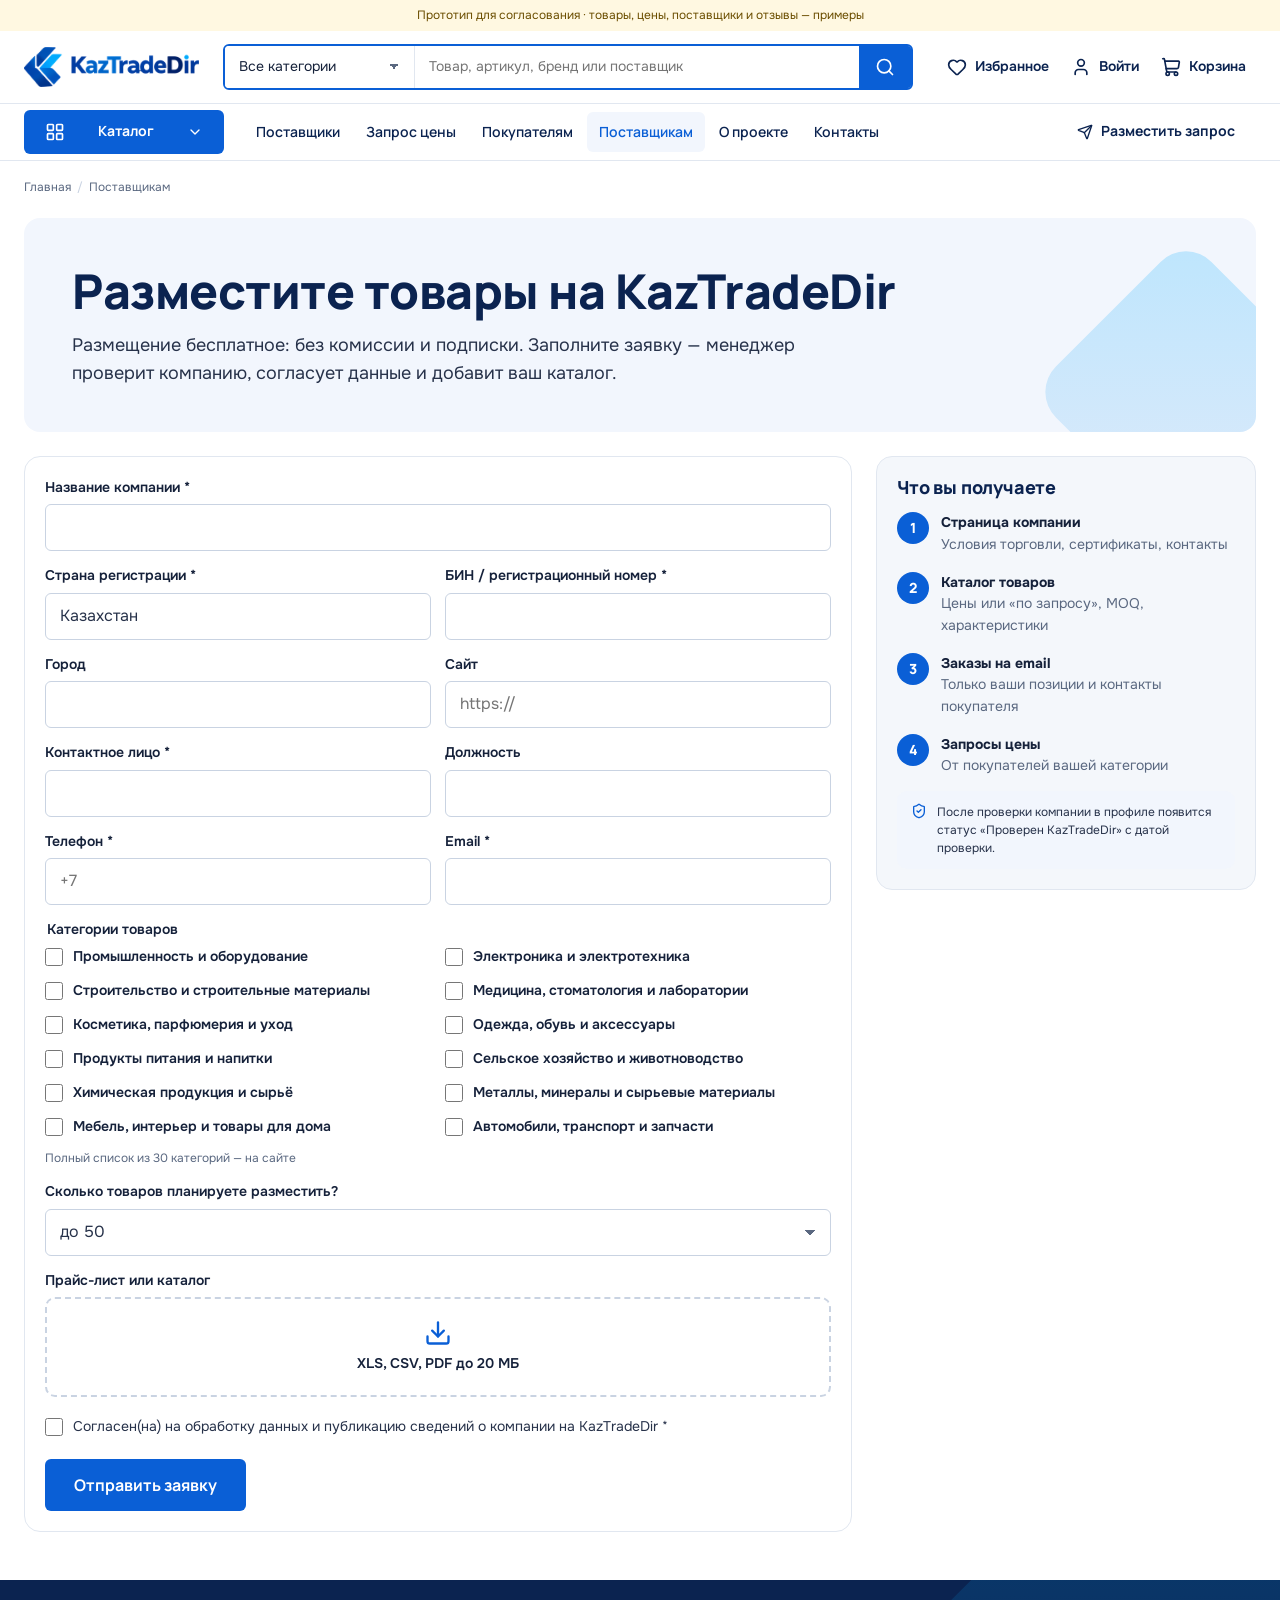
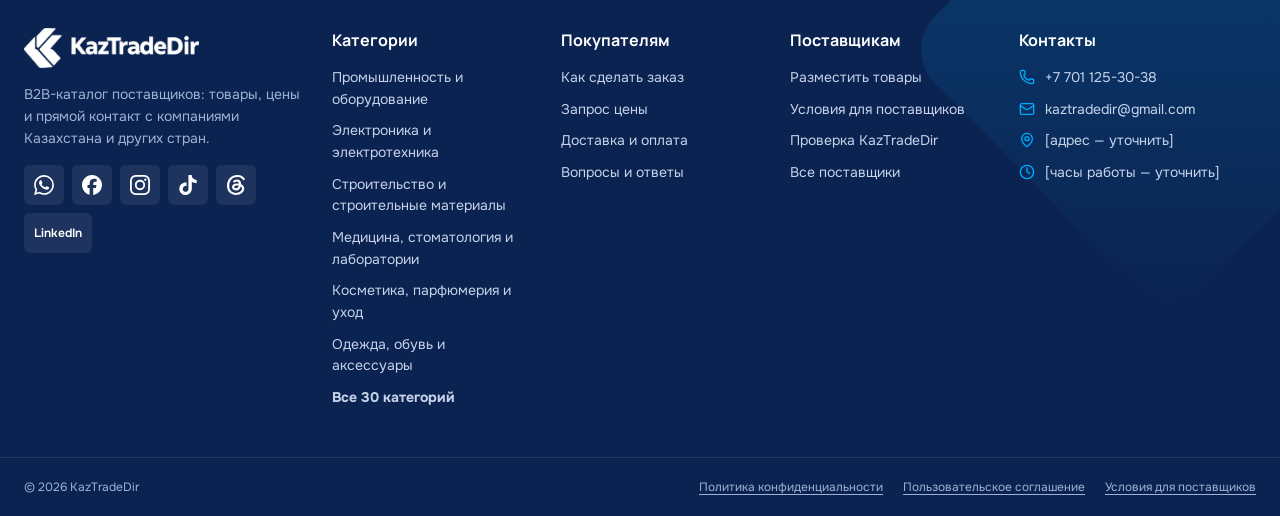
<file: become-supplier.html>
<!doctype html>
<html lang="ru">
<head>
	<meta charset="utf-8">
	<meta name="viewport" content="width=device-width, initial-scale=1">
	<title>Поставщикам — разместить товары на KazTradeDir</title>
	<meta name="description" content="Бесплатное размещение для поставщиков: заявка, проверка компании, каталог.">
	<meta name="robots" content="noindex, nofollow">
	<link rel="icon" href="assets/img/favicon-32.png" sizes="32x32">
	<link rel="apple-touch-icon" href="assets/img/apple-touch-icon.png">
	<link rel="preconnect" href="https://fonts.googleapis.com">
	<link rel="preconnect" href="https://fonts.gstatic.com" crossorigin>
	<link rel="stylesheet" href="https://fonts.googleapis.com/css2?family=Manrope:wght@600;700;800&family=Onest:wght@400;500;600;700&display=swap">
	<link rel="stylesheet" href="assets/css/tokens.css?v=0.5.3">
	<link rel="stylesheet" href="assets/css/base.css?v=0.5.3">
	<link rel="stylesheet" href="assets/css/components.css?v=0.5.3">
	<link rel="stylesheet" href="assets/css/layout.css?v=0.5.3">
	<link rel="stylesheet" href="assets/css/pages.css?v=0.5.3">
	<link rel="stylesheet" href="assets/css/suppliers.css?v=0.5.3">
	<link rel="stylesheet" href="assets/css/commerce.css?v=0.5.3">
	<link rel="stylesheet" href="assets/css/content.css?v=0.5.3">
	<script>window.gtranslateSettings = {"default_language":"ru","languages":["ru","kk","en","zh-CN"],"native_language_names":true,"wrapper_selector":".ktd-gt","select_language_label":"Язык"};</script>
	<script src="https://cdn.gtranslate.net/widgets/latest/dropdown.js" defer></script>
	<script type="module" src="assets/js/main.js?v=0.5.3"></script>
</head>
<body>
<div class="proto-bar">Прототип для согласования · товары, цены, поставщики и отзывы — примеры</div>
<a class="skip-link" href="#main">Перейти к содержимому</a>
<header class="site-header">
	<div class="container header-main">
		<button class="icon-btn header-burger" type="button" data-drawer-open="mobile-nav" aria-controls="mobile-nav" aria-expanded="false" aria-label="Открыть меню"><svg class="icon" aria-hidden="true"><use href="assets/icons.svg#i-menu"></use></svg></button>
		<a class="site-logo" href="index.html" aria-label="KazTradeDir — на главную"><img src="assets/img/logo.png" alt="KazTradeDir" width="175" height="40"></a>
		<form class="header-search" role="search" action="search.html">
			<label class="visually-hidden" for="search-cat">Категория поиска</label>
			<select class="select header-search__cat" id="search-cat" name="product_cat"><option value="">Все категории</option><option value="promyshlennost-i-oborudovanie">Промышленность и оборудование</option><option value="elektronika-i-elektrotehnika">Электроника и электротехника</option><option value="stroitelstvo-i-stroymaterialy">Строительство и строительные материалы</option><option value="meditsina-i-laboratorii">Медицина, стоматология и лаборатории</option><option value="kosmetika-i-parfyumeriya">Косметика, парфюмерия и уход</option><option value="odezhda-obuv-aksessuary">Одежда, обувь и аксессуары</option><option value="produkty-pitaniya-i-napitki">Продукты питания и напитки</option><option value="selskoe-hozyaystvo">Сельское хозяйство и животноводство</option><option value="himicheskaya-produktsiya">Химическая продукция и сырьё</option><option value="metally-i-mineraly">Металлы, минералы и сырьевые материалы</option><option value="mebel-i-tovary-dlya-doma">Мебель, интерьер и товары для дома</option><option value="avto-transport-zapchasti">Автомобили, транспорт и запчасти</option><option value="energetika">Энергетика и электрогенерация</option><option value="skladskoe-i-torgovoe-oborudovanie">Складское и торговое оборудование</option><option value="tekstil-i-tkani">Текстиль, ткани и материалы для производства</option><option value="nauka-i-izmereniya">Наука, измерения и контроль качества</option><option value="sport-otdyh-turizm">Спорт, отдых и туризм</option><option value="detskie-tovary">Детские товары, игрушки и образование</option><option value="oborudovanie-dlya-biznesa">Оборудование для бизнеса и сферы услуг</option><option value="bezopasnost-i-svyaz">Безопасность и связь</option><option value="vodosnabzhenie-otoplenie-ventilyatsiya">Водоснабжение, отопление и вентиляция</option><option value="bumaga-poligrafiya-ofis">Бумага, полиграфия и офисные товары</option><option value="tovary-dlya-zhivotnyh">Товары для животных</option><option value="ekologiya-i-pererabotka">Экология, переработка и очистка</option><option value="bytovaya-tehnika">Бытовая техника и товары повседневного спроса</option><option value="zapchasti-i-komplektuyushchie">Запасные части и комплектующие</option><option value="syre-i-polufabrikaty">Сырьё и полуфабрикаты для производства</option><option value="yuvelirnye-izdeliya">Ювелирные изделия и предметы роскоши</option><option value="muzyka-zvuk-razvlecheniya">Музыка, звук и развлечения</option><option value="robototehnika-i-avtomatizatsiya">Робототехника, автоматизация и новые технологии</option></select>
			<label class="visually-hidden" for="search-q">Поиск</label>
			<input class="header-search__input" id="search-q" type="search" name="s" placeholder="Товар, артикул, бренд или поставщик" autocomplete="off">
			<button class="header-search__btn" type="submit" aria-label="Найти"><svg class="icon" aria-hidden="true"><use href="assets/icons.svg#i-search"></use></svg></button>
		</form>
		<nav class="header-actions" aria-label="Личное">
			<a class="header-action header-action--fav" href="favorites.html"><svg class="icon" aria-hidden="true"><use href="assets/icons.svg#i-heart"></use></svg><span class="header-action__label">Избранное</span><span class="counter" data-fav-count></span></a>
			<a class="header-action header-action--account" href="login.html"><svg class="icon" aria-hidden="true"><use href="assets/icons.svg#i-user"></use></svg><span class="header-action__label">Войти</span></a>
			<a class="header-action" href="cart.html"><svg class="icon" aria-hidden="true"><use href="assets/icons.svg#i-shopping-cart"></use></svg><span class="header-action__label">Корзина</span><span class="counter" data-cart-count></span></a>
		</nav>
	</div>
	<div class="header-nav">
		<div class="container header-nav__inner">
			<button class="btn catalog-toggle" type="button" aria-expanded="false" aria-controls="mega-menu"><svg class="icon" aria-hidden="true"><use href="assets/icons.svg#i-layout-grid"></use></svg><span>Каталог</span><svg class="icon icon--sm catalog-toggle__chevron" aria-hidden="true"><use href="assets/icons.svg#i-chevron-down"></use></svg></button>
			<nav class="main-menu" aria-label="Основное меню"><a href="suppliers.html">Поставщики</a><a href="rfq.html">Запрос цены</a><a href="faq.html">Покупателям</a><a href="become-supplier.html" aria-current="page">Поставщикам</a><a href="#">О проекте</a><a href="#">Контакты</a></nav>
			<div class="lang-switch"><div class="ktd-gt"></div></div>
			<button class="btn btn--ghost header-nav__rfq" type="button" data-rfq-open=""><svg class="icon icon--sm" aria-hidden="true"><use href="assets/icons.svg#i-send"></use></svg>Разместить запрос</button>
		</div>
	</div>
	<div class="mega" id="mega-menu" hidden>
		<div class="container mega__inner">
			<nav class="mega__cats" aria-label="Категории каталога"><a class="mega__cat is-active" href="catalog.html" data-panel="mega-promyshlennost-i-oborudovanie"><svg class="icon" aria-hidden="true"><use href="assets/icons.svg#i-factory"></use></svg><span>Промышленность и оборудование</span><svg class="icon icon--sm" aria-hidden="true"><use href="assets/icons.svg#i-chevron-right"></use></svg></a><a class="mega__cat" href="catalog.html" data-panel="mega-elektronika-i-elektrotehnika"><svg class="icon" aria-hidden="true"><use href="assets/icons.svg#i-cpu"></use></svg><span>Электроника и электротехника</span><svg class="icon icon--sm" aria-hidden="true"><use href="assets/icons.svg#i-chevron-right"></use></svg></a><a class="mega__cat" href="catalog.html" data-panel="mega-stroitelstvo-i-stroymaterialy"><svg class="icon" aria-hidden="true"><use href="assets/icons.svg#i-hard-hat"></use></svg><span>Строительство и строительные материалы</span><svg class="icon icon--sm" aria-hidden="true"><use href="assets/icons.svg#i-chevron-right"></use></svg></a><a class="mega__cat" href="catalog.html" data-panel="mega-meditsina-i-laboratorii"><svg class="icon" aria-hidden="true"><use href="assets/icons.svg#i-stethoscope"></use></svg><span>Медицина, стоматология и лаборатории</span><svg class="icon icon--sm" aria-hidden="true"><use href="assets/icons.svg#i-chevron-right"></use></svg></a><a class="mega__cat" href="catalog.html" data-panel="mega-kosmetika-i-parfyumeriya"><svg class="icon" aria-hidden="true"><use href="assets/icons.svg#i-sparkles"></use></svg><span>Косметика, парфюмерия и уход</span><svg class="icon icon--sm" aria-hidden="true"><use href="assets/icons.svg#i-chevron-right"></use></svg></a><a class="mega__cat" href="catalog.html" data-panel="mega-odezhda-obuv-aksessuary"><svg class="icon" aria-hidden="true"><use href="assets/icons.svg#i-shirt"></use></svg><span>Одежда, обувь и аксессуары</span><svg class="icon icon--sm" aria-hidden="true"><use href="assets/icons.svg#i-chevron-right"></use></svg></a><a class="mega__cat" href="catalog.html" data-panel="mega-produkty-pitaniya-i-napitki"><svg class="icon" aria-hidden="true"><use href="assets/icons.svg#i-apple"></use></svg><span>Продукты питания и напитки</span><svg class="icon icon--sm" aria-hidden="true"><use href="assets/icons.svg#i-chevron-right"></use></svg></a><a class="mega__cat" href="catalog.html" data-panel="mega-selskoe-hozyaystvo"><svg class="icon" aria-hidden="true"><use href="assets/icons.svg#i-tractor"></use></svg><span>Сельское хозяйство и животноводство</span><svg class="icon icon--sm" aria-hidden="true"><use href="assets/icons.svg#i-chevron-right"></use></svg></a><a class="mega__cat" href="catalog.html" data-panel="mega-himicheskaya-produktsiya"><svg class="icon" aria-hidden="true"><use href="assets/icons.svg#i-flask-conical"></use></svg><span>Химическая продукция и сырьё</span><svg class="icon icon--sm" aria-hidden="true"><use href="assets/icons.svg#i-chevron-right"></use></svg></a><a class="mega__cat" href="catalog.html" data-panel="mega-metally-i-mineraly"><svg class="icon" aria-hidden="true"><use href="assets/icons.svg#i-pickaxe"></use></svg><span>Металлы, минералы и сырьевые материалы</span><svg class="icon icon--sm" aria-hidden="true"><use href="assets/icons.svg#i-chevron-right"></use></svg></a><a class="mega__cat" href="catalog.html" data-panel="mega-mebel-i-tovary-dlya-doma"><svg class="icon" aria-hidden="true"><use href="assets/icons.svg#i-sofa"></use></svg><span>Мебель, интерьер и товары для дома</span><svg class="icon icon--sm" aria-hidden="true"><use href="assets/icons.svg#i-chevron-right"></use></svg></a><a class="mega__cat" href="catalog.html" data-panel="mega-avto-transport-zapchasti"><svg class="icon" aria-hidden="true"><use href="assets/icons.svg#i-car"></use></svg><span>Автомобили, транспорт и запчасти</span><svg class="icon icon--sm" aria-hidden="true"><use href="assets/icons.svg#i-chevron-right"></use></svg></a><a class="mega__cat" href="catalog.html" data-panel="mega-energetika"><svg class="icon" aria-hidden="true"><use href="assets/icons.svg#i-zap"></use></svg><span>Энергетика и электрогенерация</span><svg class="icon icon--sm" aria-hidden="true"><use href="assets/icons.svg#i-chevron-right"></use></svg></a><a class="mega__cat" href="catalog.html" data-panel="mega-skladskoe-i-torgovoe-oborudovanie"><svg class="icon" aria-hidden="true"><use href="assets/icons.svg#i-warehouse"></use></svg><span>Складское и торговое оборудование</span><svg class="icon icon--sm" aria-hidden="true"><use href="assets/icons.svg#i-chevron-right"></use></svg></a><a class="mega__cat" href="catalog.html" data-panel="mega-tekstil-i-tkani"><svg class="icon" aria-hidden="true"><use href="assets/icons.svg#i-scissors"></use></svg><span>Текстиль, ткани и материалы для производства</span><svg class="icon icon--sm" aria-hidden="true"><use href="assets/icons.svg#i-chevron-right"></use></svg></a><a class="mega__cat" href="catalog.html" data-panel="mega-nauka-i-izmereniya"><svg class="icon" aria-hidden="true"><use href="assets/icons.svg#i-microscope"></use></svg><span>Наука, измерения и контроль качества</span><svg class="icon icon--sm" aria-hidden="true"><use href="assets/icons.svg#i-chevron-right"></use></svg></a><a class="mega__cat" href="catalog.html" data-panel="mega-sport-otdyh-turizm"><svg class="icon" aria-hidden="true"><use href="assets/icons.svg#i-dumbbell"></use></svg><span>Спорт, отдых и туризм</span><svg class="icon icon--sm" aria-hidden="true"><use href="assets/icons.svg#i-chevron-right"></use></svg></a><a class="mega__cat" href="catalog.html" data-panel="mega-detskie-tovary"><svg class="icon" aria-hidden="true"><use href="assets/icons.svg#i-baby"></use></svg><span>Детские товары, игрушки и образование</span><svg class="icon icon--sm" aria-hidden="true"><use href="assets/icons.svg#i-chevron-right"></use></svg></a><a class="mega__cat" href="catalog.html" data-panel="mega-oborudovanie-dlya-biznesa"><svg class="icon" aria-hidden="true"><use href="assets/icons.svg#i-briefcase-business"></use></svg><span>Оборудование для бизнеса и сферы услуг</span><svg class="icon icon--sm" aria-hidden="true"><use href="assets/icons.svg#i-chevron-right"></use></svg></a><a class="mega__cat" href="catalog.html" data-panel="mega-bezopasnost-i-svyaz"><svg class="icon" aria-hidden="true"><use href="assets/icons.svg#i-shield"></use></svg><span>Безопасность и связь</span><svg class="icon icon--sm" aria-hidden="true"><use href="assets/icons.svg#i-chevron-right"></use></svg></a><a class="mega__cat" href="catalog.html" data-panel="mega-vodosnabzhenie-otoplenie-ventilyatsiya"><svg class="icon" aria-hidden="true"><use href="assets/icons.svg#i-droplets"></use></svg><span>Водоснабжение, отопление и вентиляция</span><svg class="icon icon--sm" aria-hidden="true"><use href="assets/icons.svg#i-chevron-right"></use></svg></a><a class="mega__cat" href="catalog.html" data-panel="mega-bumaga-poligrafiya-ofis"><svg class="icon" aria-hidden="true"><use href="assets/icons.svg#i-printer"></use></svg><span>Бумага, полиграфия и офисные товары</span><svg class="icon icon--sm" aria-hidden="true"><use href="assets/icons.svg#i-chevron-right"></use></svg></a><a class="mega__cat" href="catalog.html" data-panel="mega-tovary-dlya-zhivotnyh"><svg class="icon" aria-hidden="true"><use href="assets/icons.svg#i-paw-print"></use></svg><span>Товары для животных</span><svg class="icon icon--sm" aria-hidden="true"><use href="assets/icons.svg#i-chevron-right"></use></svg></a><a class="mega__cat" href="catalog.html" data-panel="mega-ekologiya-i-pererabotka"><svg class="icon" aria-hidden="true"><use href="assets/icons.svg#i-recycle"></use></svg><span>Экология, переработка и очистка</span><svg class="icon icon--sm" aria-hidden="true"><use href="assets/icons.svg#i-chevron-right"></use></svg></a><a class="mega__cat" href="catalog.html" data-panel="mega-bytovaya-tehnika"><svg class="icon" aria-hidden="true"><use href="assets/icons.svg#i-washing-machine"></use></svg><span>Бытовая техника и товары повседневного спроса</span><svg class="icon icon--sm" aria-hidden="true"><use href="assets/icons.svg#i-chevron-right"></use></svg></a><a class="mega__cat" href="catalog.html" data-panel="mega-zapchasti-i-komplektuyushchie"><svg class="icon" aria-hidden="true"><use href="assets/icons.svg#i-cog"></use></svg><span>Запасные части и комплектующие</span><svg class="icon icon--sm" aria-hidden="true"><use href="assets/icons.svg#i-chevron-right"></use></svg></a><a class="mega__cat" href="catalog.html" data-panel="mega-syre-i-polufabrikaty"><svg class="icon" aria-hidden="true"><use href="assets/icons.svg#i-boxes"></use></svg><span>Сырьё и полуфабрикаты для производства</span><svg class="icon icon--sm" aria-hidden="true"><use href="assets/icons.svg#i-chevron-right"></use></svg></a><a class="mega__cat" href="catalog.html" data-panel="mega-yuvelirnye-izdeliya"><svg class="icon" aria-hidden="true"><use href="assets/icons.svg#i-gem"></use></svg><span>Ювелирные изделия и предметы роскоши</span><svg class="icon icon--sm" aria-hidden="true"><use href="assets/icons.svg#i-chevron-right"></use></svg></a><a class="mega__cat" href="catalog.html" data-panel="mega-muzyka-zvuk-razvlecheniya"><svg class="icon" aria-hidden="true"><use href="assets/icons.svg#i-music"></use></svg><span>Музыка, звук и развлечения</span><svg class="icon icon--sm" aria-hidden="true"><use href="assets/icons.svg#i-chevron-right"></use></svg></a><a class="mega__cat" href="catalog.html" data-panel="mega-robototehnika-i-avtomatizatsiya"><svg class="icon" aria-hidden="true"><use href="assets/icons.svg#i-bot"></use></svg><span>Робототехника, автоматизация и новые технологии</span><svg class="icon icon--sm" aria-hidden="true"><use href="assets/icons.svg#i-chevron-right"></use></svg></a></nav>
			<div><div class="mega__panel" id="mega-promyshlennost-i-oborudovanie"><h3><svg class="icon icon--lg" aria-hidden="true"><use href="assets/icons.svg#i-factory"></use></svg>Промышленность и оборудование</h3><div class="mega__subs"><a href="catalog.html">Станки и производственные линии</a><a href="catalog.html">Насосы и компрессоры</a><a href="catalog.html">Генераторы и сварочное оборудование</a><a href="catalog.html">Подъёмное оборудование</a><a href="catalog.html">Пищевое и упаковочное оборудование</a><a href="catalog.html">Инструмент</a></div><a class="mega__all" href="catalog.html">Все товары категории <svg class="icon icon--sm" aria-hidden="true"><use href="assets/icons.svg#i-arrow-right"></use></svg></a></div><div class="mega__panel" id="mega-elektronika-i-elektrotehnika" hidden><h3><svg class="icon icon--lg" aria-hidden="true"><use href="assets/icons.svg#i-cpu"></use></svg>Электроника и электротехника</h3><div class="mega__subs"><a href="catalog.html">Кабель и провод</a><a href="catalog.html">Электрощитовое оборудование</a><a href="catalog.html">Освещение</a><a href="catalog.html">Электроустановочные изделия</a><a href="catalog.html">Компьютеры и оргтехника</a><a href="catalog.html">Электронные компоненты</a></div><a class="mega__all" href="catalog.html">Все товары категории <svg class="icon icon--sm" aria-hidden="true"><use href="assets/icons.svg#i-arrow-right"></use></svg></a></div><div class="mega__panel" id="mega-stroitelstvo-i-stroymaterialy" hidden><h3><svg class="icon icon--lg" aria-hidden="true"><use href="assets/icons.svg#i-hard-hat"></use></svg>Строительство и строительные материалы</h3><div class="mega__subs"><a href="catalog.html">Цемент и сухие смеси</a><a href="catalog.html">Кирпич и блоки</a><a href="catalog.html">Металлопрокат для стройки</a><a href="catalog.html">Кровля и фасад</a><a href="catalog.html">Изоляция</a><a href="catalog.html">Отделочные материалы</a><a href="catalog.html">Строительная техника</a></div><a class="mega__all" href="catalog.html">Все товары категории <svg class="icon icon--sm" aria-hidden="true"><use href="assets/icons.svg#i-arrow-right"></use></svg></a></div><div class="mega__panel" id="mega-meditsina-i-laboratorii" hidden><h3><svg class="icon icon--lg" aria-hidden="true"><use href="assets/icons.svg#i-stethoscope"></use></svg>Медицина, стоматология и лаборатории</h3><div class="mega__subs"><a href="catalog.html">Медицинское оборудование</a><a href="catalog.html">Стоматология</a><a href="catalog.html">Лабораторное оборудование</a><a href="catalog.html">Расходные материалы</a><a href="catalog.html">Средства защиты</a><a href="catalog.html">Мебель для клиник</a></div><a class="mega__all" href="catalog.html">Все товары категории <svg class="icon icon--sm" aria-hidden="true"><use href="assets/icons.svg#i-arrow-right"></use></svg></a></div><div class="mega__panel" id="mega-kosmetika-i-parfyumeriya" hidden><h3><svg class="icon icon--lg" aria-hidden="true"><use href="assets/icons.svg#i-sparkles"></use></svg>Косметика, парфюмерия и уход</h3><div class="mega__subs"><a href="catalog.html">Уход за кожей</a><a href="catalog.html">Уход за волосами</a><a href="catalog.html">Декоративная косметика</a><a href="catalog.html">Парфюмерия</a><a href="catalog.html">Профессиональная косметика</a></div><a class="mega__all" href="catalog.html">Все товары категории <svg class="icon icon--sm" aria-hidden="true"><use href="assets/icons.svg#i-arrow-right"></use></svg></a></div><div class="mega__panel" id="mega-odezhda-obuv-aksessuary" hidden><h3><svg class="icon icon--lg" aria-hidden="true"><use href="assets/icons.svg#i-shirt"></use></svg>Одежда, обувь и аксессуары</h3><div class="mega__subs"><a href="catalog.html">Спецодежда и СИЗ</a><a href="catalog.html">Мужская одежда</a><a href="catalog.html">Женская одежда</a><a href="catalog.html">Детская одежда</a><a href="catalog.html">Обувь</a><a href="catalog.html">Аксессуары</a></div><a class="mega__all" href="catalog.html">Все товары категории <svg class="icon icon--sm" aria-hidden="true"><use href="assets/icons.svg#i-arrow-right"></use></svg></a></div><div class="mega__panel" id="mega-produkty-pitaniya-i-napitki" hidden><h3><svg class="icon icon--lg" aria-hidden="true"><use href="assets/icons.svg#i-apple"></use></svg>Продукты питания и напитки</h3><div class="mega__subs"><a href="catalog.html">Мясо и птица</a><a href="catalog.html">Молочная продукция</a><a href="catalog.html">Бакалея и крупы</a><a href="catalog.html">Кондитерские изделия</a><a href="catalog.html">Напитки</a><a href="catalog.html">Фрукты и овощи</a></div><a class="mega__all" href="catalog.html">Все товары категории <svg class="icon icon--sm" aria-hidden="true"><use href="assets/icons.svg#i-arrow-right"></use></svg></a></div><div class="mega__panel" id="mega-selskoe-hozyaystvo" hidden><h3><svg class="icon icon--lg" aria-hidden="true"><use href="assets/icons.svg#i-tractor"></use></svg>Сельское хозяйство и животноводство</h3><div class="mega__subs"><a href="catalog.html">Сельхозтехника</a><a href="catalog.html">Семена и саженцы</a><a href="catalog.html">Удобрения и СЗР</a><a href="catalog.html">Корма и добавки</a><a href="catalog.html">Оборудование для ферм</a><a href="catalog.html">Поливные системы</a></div><a class="mega__all" href="catalog.html">Все товары категории <svg class="icon icon--sm" aria-hidden="true"><use href="assets/icons.svg#i-arrow-right"></use></svg></a></div><div class="mega__panel" id="mega-himicheskaya-produktsiya" hidden><h3><svg class="icon icon--lg" aria-hidden="true"><use href="assets/icons.svg#i-flask-conical"></use></svg>Химическая продукция и сырьё</h3><div class="mega__subs"><a href="catalog.html">Промышленная химия</a><a href="catalog.html">Лакокрасочные материалы</a><a href="catalog.html">Бытовая химия</a><a href="catalog.html">Полимеры и пластмассы</a><a href="catalog.html">Реактивы</a></div><a class="mega__all" href="catalog.html">Все товары категории <svg class="icon icon--sm" aria-hidden="true"><use href="assets/icons.svg#i-arrow-right"></use></svg></a></div><div class="mega__panel" id="mega-metally-i-mineraly" hidden><h3><svg class="icon icon--lg" aria-hidden="true"><use href="assets/icons.svg#i-pickaxe"></use></svg>Металлы, минералы и сырьевые материалы</h3><div class="mega__subs"><a href="catalog.html">Чёрный металлопрокат</a><a href="catalog.html">Цветные металлы</a><a href="catalog.html">Трубы</a><a href="catalog.html">Метизы</a><a href="catalog.html">Нерудные материалы</a><a href="catalog.html">Руды и концентраты</a></div><a class="mega__all" href="catalog.html">Все товары категории <svg class="icon icon--sm" aria-hidden="true"><use href="assets/icons.svg#i-arrow-right"></use></svg></a></div><div class="mega__panel" id="mega-mebel-i-tovary-dlya-doma" hidden><h3><svg class="icon icon--lg" aria-hidden="true"><use href="assets/icons.svg#i-sofa"></use></svg>Мебель, интерьер и товары для дома</h3><div class="mega__subs"><a href="catalog.html">Офисная мебель</a><a href="catalog.html">Мебель для дома</a><a href="catalog.html">Мебель для HoReCa</a><a href="catalog.html">Текстиль для дома</a><a href="catalog.html">Посуда</a><a href="catalog.html">Декор</a></div><a class="mega__all" href="catalog.html">Все товары категории <svg class="icon icon--sm" aria-hidden="true"><use href="assets/icons.svg#i-arrow-right"></use></svg></a></div><div class="mega__panel" id="mega-avto-transport-zapchasti" hidden><h3><svg class="icon icon--lg" aria-hidden="true"><use href="assets/icons.svg#i-car"></use></svg>Автомобили, транспорт и запчасти</h3><div class="mega__subs"><a href="catalog.html">Легковые автомобили</a><a href="catalog.html">Грузовой транспорт</a><a href="catalog.html">Спецтехника</a><a href="catalog.html">Шины и диски</a><a href="catalog.html">Масла и автохимия</a><a href="catalog.html">Автоаксессуары</a></div><a class="mega__all" href="catalog.html">Все товары категории <svg class="icon icon--sm" aria-hidden="true"><use href="assets/icons.svg#i-arrow-right"></use></svg></a></div><div class="mega__panel" id="mega-energetika" hidden><h3><svg class="icon icon--lg" aria-hidden="true"><use href="assets/icons.svg#i-zap"></use></svg>Энергетика и электрогенерация</h3><div class="mega__subs"><a href="catalog.html">Генераторы и электростанции</a><a href="catalog.html">Солнечная энергетика</a><a href="catalog.html">ИБП и стабилизаторы</a><a href="catalog.html">Трансформаторы</a><a href="catalog.html">Аккумуляторы</a></div><a class="mega__all" href="catalog.html">Все товары категории <svg class="icon icon--sm" aria-hidden="true"><use href="assets/icons.svg#i-arrow-right"></use></svg></a></div><div class="mega__panel" id="mega-skladskoe-i-torgovoe-oborudovanie" hidden><h3><svg class="icon icon--lg" aria-hidden="true"><use href="assets/icons.svg#i-warehouse"></use></svg>Складское и торговое оборудование</h3><div class="mega__subs"><a href="catalog.html">Стеллажи</a><a href="catalog.html">Складская техника</a><a href="catalog.html">Торговое оборудование</a><a href="catalog.html">Холодильное оборудование</a><a href="catalog.html">Весы</a><a href="catalog.html">Упаковка</a></div><a class="mega__all" href="catalog.html">Все товары категории <svg class="icon icon--sm" aria-hidden="true"><use href="assets/icons.svg#i-arrow-right"></use></svg></a></div><div class="mega__panel" id="mega-tekstil-i-tkani" hidden><h3><svg class="icon icon--lg" aria-hidden="true"><use href="assets/icons.svg#i-scissors"></use></svg>Текстиль, ткани и материалы для производства</h3><div class="mega__subs"><a href="catalog.html">Ткани</a><a href="catalog.html">Нитки и фурнитура</a><a href="catalog.html">Нетканые материалы</a><a href="catalog.html">Технический текстиль</a><a href="catalog.html">Кожа и кожзаменители</a></div><a class="mega__all" href="catalog.html">Все товары категории <svg class="icon icon--sm" aria-hidden="true"><use href="assets/icons.svg#i-arrow-right"></use></svg></a></div><div class="mega__panel" id="mega-nauka-i-izmereniya" hidden><h3><svg class="icon icon--lg" aria-hidden="true"><use href="assets/icons.svg#i-microscope"></use></svg>Наука, измерения и контроль качества</h3><div class="mega__subs"><a href="catalog.html">Измерительные приборы</a><a href="catalog.html">Лабораторные анализаторы</a><a href="catalog.html">Неразрушающий контроль</a><a href="catalog.html">Метрология и калибровка</a><a href="catalog.html">Геодезическое оборудование</a></div><a class="mega__all" href="catalog.html">Все товары категории <svg class="icon icon--sm" aria-hidden="true"><use href="assets/icons.svg#i-arrow-right"></use></svg></a></div><div class="mega__panel" id="mega-sport-otdyh-turizm" hidden><h3><svg class="icon icon--lg" aria-hidden="true"><use href="assets/icons.svg#i-dumbbell"></use></svg>Спорт, отдых и туризм</h3><div class="mega__subs"><a href="catalog.html">Тренажёры</a><a href="catalog.html">Спортивный инвентарь</a><a href="catalog.html">Туризм и кемпинг</a><a href="catalog.html">Оборудование для площадок</a></div><a class="mega__all" href="catalog.html">Все товары категории <svg class="icon icon--sm" aria-hidden="true"><use href="assets/icons.svg#i-arrow-right"></use></svg></a></div><div class="mega__panel" id="mega-detskie-tovary" hidden><h3><svg class="icon icon--lg" aria-hidden="true"><use href="assets/icons.svg#i-baby"></use></svg>Детские товары, игрушки и образование</h3><div class="mega__subs"><a href="catalog.html">Игрушки</a><a href="catalog.html">Детская мебель</a><a href="catalog.html">Учебное оборудование</a><a href="catalog.html">Канцтовары для школы</a></div><a class="mega__all" href="catalog.html">Все товары категории <svg class="icon icon--sm" aria-hidden="true"><use href="assets/icons.svg#i-arrow-right"></use></svg></a></div><div class="mega__panel" id="mega-oborudovanie-dlya-biznesa" hidden><h3><svg class="icon icon--lg" aria-hidden="true"><use href="assets/icons.svg#i-briefcase-business"></use></svg>Оборудование для бизнеса и сферы услуг</h3><div class="mega__subs"><a href="catalog.html">Оборудование для HoReCa</a><a href="catalog.html">Клининг</a><a href="catalog.html">Прачечное оборудование</a><a href="catalog.html">Салоны красоты</a><a href="catalog.html">Кассы и POS</a></div><a class="mega__all" href="catalog.html">Все товары категории <svg class="icon icon--sm" aria-hidden="true"><use href="assets/icons.svg#i-arrow-right"></use></svg></a></div><div class="mega__panel" id="mega-bezopasnost-i-svyaz" hidden><h3><svg class="icon icon--lg" aria-hidden="true"><use href="assets/icons.svg#i-shield"></use></svg>Безопасность и связь</h3><div class="mega__subs"><a href="catalog.html">Видеонаблюдение</a><a href="catalog.html">Охранная и пожарная сигнализация</a><a href="catalog.html">Контроль доступа</a><a href="catalog.html">Сетевое и телеком-оборудование</a><a href="catalog.html">Пожаротушение</a></div><a class="mega__all" href="catalog.html">Все товары категории <svg class="icon icon--sm" aria-hidden="true"><use href="assets/icons.svg#i-arrow-right"></use></svg></a></div><div class="mega__panel" id="mega-vodosnabzhenie-otoplenie-ventilyatsiya" hidden><h3><svg class="icon icon--lg" aria-hidden="true"><use href="assets/icons.svg#i-droplets"></use></svg>Водоснабжение, отопление и вентиляция</h3><div class="mega__subs"><a href="catalog.html">Котлы и отопление</a><a href="catalog.html">Насосы для воды</a><a href="catalog.html">Трубы и фитинги</a><a href="catalog.html">Вентиляция и кондиционирование</a><a href="catalog.html">Водоочистка</a><a href="catalog.html">Сантехника</a></div><a class="mega__all" href="catalog.html">Все товары категории <svg class="icon icon--sm" aria-hidden="true"><use href="assets/icons.svg#i-arrow-right"></use></svg></a></div><div class="mega__panel" id="mega-bumaga-poligrafiya-ofis" hidden><h3><svg class="icon icon--lg" aria-hidden="true"><use href="assets/icons.svg#i-printer"></use></svg>Бумага, полиграфия и офисные товары</h3><div class="mega__subs"><a href="catalog.html">Бумага и картон</a><a href="catalog.html">Полиграфическое оборудование</a><a href="catalog.html">Канцелярия</a><a href="catalog.html">Расходники для печати</a></div><a class="mega__all" href="catalog.html">Все товары категории <svg class="icon icon--sm" aria-hidden="true"><use href="assets/icons.svg#i-arrow-right"></use></svg></a></div><div class="mega__panel" id="mega-tovary-dlya-zhivotnyh" hidden><h3><svg class="icon icon--lg" aria-hidden="true"><use href="assets/icons.svg#i-paw-print"></use></svg>Товары для животных</h3><div class="mega__subs"><a href="catalog.html">Корма</a><a href="catalog.html">Ветеринарные препараты</a><a href="catalog.html">Аксессуары и амуниция</a><a href="catalog.html">Зоогигиена</a></div><a class="mega__all" href="catalog.html">Все товары категории <svg class="icon icon--sm" aria-hidden="true"><use href="assets/icons.svg#i-arrow-right"></use></svg></a></div><div class="mega__panel" id="mega-ekologiya-i-pererabotka" hidden><h3><svg class="icon icon--lg" aria-hidden="true"><use href="assets/icons.svg#i-recycle"></use></svg>Экология, переработка и очистка</h3><div class="mega__subs"><a href="catalog.html">Оборудование для переработки</a><a href="catalog.html">Очистные сооружения</a><a href="catalog.html">Контейнеры для отходов</a><a href="catalog.html">Вторсырьё</a></div><a class="mega__all" href="catalog.html">Все товары категории <svg class="icon icon--sm" aria-hidden="true"><use href="assets/icons.svg#i-arrow-right"></use></svg></a></div><div class="mega__panel" id="mega-bytovaya-tehnika" hidden><h3><svg class="icon icon--lg" aria-hidden="true"><use href="assets/icons.svg#i-washing-machine"></use></svg>Бытовая техника и товары повседневного спроса</h3><div class="mega__subs"><a href="catalog.html">Крупная бытовая техника</a><a href="catalog.html">Мелкая бытовая техника</a><a href="catalog.html">Климатическая техника</a><a href="catalog.html">Хозтовары</a></div><a class="mega__all" href="catalog.html">Все товары категории <svg class="icon icon--sm" aria-hidden="true"><use href="assets/icons.svg#i-arrow-right"></use></svg></a></div><div class="mega__panel" id="mega-zapchasti-i-komplektuyushchie" hidden><h3><svg class="icon icon--lg" aria-hidden="true"><use href="assets/icons.svg#i-cog"></use></svg>Запасные части и комплектующие</h3><div class="mega__subs"><a href="catalog.html">Подшипники</a><a href="catalog.html">Приводы и редукторы</a><a href="catalog.html">Гидравлика и пневматика</a><a href="catalog.html">Уплотнения и РТИ</a><a href="catalog.html">Электродвигатели</a><a href="catalog.html">Запчасти к спецтехнике</a></div><a class="mega__all" href="catalog.html">Все товары категории <svg class="icon icon--sm" aria-hidden="true"><use href="assets/icons.svg#i-arrow-right"></use></svg></a></div><div class="mega__panel" id="mega-syre-i-polufabrikaty" hidden><h3><svg class="icon icon--lg" aria-hidden="true"><use href="assets/icons.svg#i-boxes"></use></svg>Сырьё и полуфабрикаты для производства</h3><div class="mega__subs"><a href="catalog.html">Пищевое сырьё</a><a href="catalog.html">Полимерное сырьё</a><a href="catalog.html">Древесина и пиломатериалы</a><a href="catalog.html">Бумажное сырьё</a><a href="catalog.html">Металлические заготовки</a></div><a class="mega__all" href="catalog.html">Все товары категории <svg class="icon icon--sm" aria-hidden="true"><use href="assets/icons.svg#i-arrow-right"></use></svg></a></div><div class="mega__panel" id="mega-yuvelirnye-izdeliya" hidden><h3><svg class="icon icon--lg" aria-hidden="true"><use href="assets/icons.svg#i-gem"></use></svg>Ювелирные изделия и предметы роскоши</h3><div class="mega__subs"><a href="catalog.html">Украшения</a><a href="catalog.html">Часы</a><a href="catalog.html">Сувениры и подарки</a><a href="catalog.html">Аксессуары премиум</a></div><a class="mega__all" href="catalog.html">Все товары категории <svg class="icon icon--sm" aria-hidden="true"><use href="assets/icons.svg#i-arrow-right"></use></svg></a></div><div class="mega__panel" id="mega-muzyka-zvuk-razvlecheniya" hidden><h3><svg class="icon icon--lg" aria-hidden="true"><use href="assets/icons.svg#i-music"></use></svg>Музыка, звук и развлечения</h3><div class="mega__subs"><a href="catalog.html">Звуковое оборудование</a><a href="catalog.html">Музыкальные инструменты</a><a href="catalog.html">Световое оборудование</a><a href="catalog.html">Аттракционы</a></div><a class="mega__all" href="catalog.html">Все товары категории <svg class="icon icon--sm" aria-hidden="true"><use href="assets/icons.svg#i-arrow-right"></use></svg></a></div><div class="mega__panel" id="mega-robototehnika-i-avtomatizatsiya" hidden><h3><svg class="icon icon--lg" aria-hidden="true"><use href="assets/icons.svg#i-bot"></use></svg>Робототехника, автоматизация и новые технологии</h3><div class="mega__subs"><a href="catalog.html">Промышленные роботы</a><a href="catalog.html">Контроллеры и ПЛК</a><a href="catalog.html">Датчики</a><a href="catalog.html">Дроны</a><a href="catalog.html">IoT и умный дом</a><a href="catalog.html">3D-печать</a></div><a class="mega__all" href="catalog.html">Все товары категории <svg class="icon icon--sm" aria-hidden="true"><use href="assets/icons.svg#i-arrow-right"></use></svg></a></div></div>
		</div>
	</div>
</header>
<aside class="drawer" id="mobile-nav" aria-label="Меню">
	<div class="drawer__head"><img src="assets/img/logo.png" alt="KazTradeDir" width="140" height="32"><button class="icon-btn" type="button" data-drawer-close aria-label="Закрыть меню"><svg class="icon" aria-hidden="true"><use href="assets/icons.svg#i-x"></use></svg></button></div>
	<div class="drawer__body mobile-nav">
		<div class="mobile-nav__lang"><div class="lang-switch"><div class="ktd-gt"></div></div></div>
		<div class="mobile-nav__section"><p class="mobile-nav__title">Каталог</p><details><summary><svg class="icon" aria-hidden="true"><use href="assets/icons.svg#i-factory"></use></svg><span>Промышленность и оборудование</span><svg class="icon icon--sm" aria-hidden="true"><use href="assets/icons.svg#i-chevron-down"></use></svg></summary><ul><li><a href="catalog.html"><b>Все товары категории</b></a></li><li><a href="catalog.html">Станки и производственные линии</a></li><li><a href="catalog.html">Насосы и компрессоры</a></li><li><a href="catalog.html">Генераторы и сварочное оборудование</a></li><li><a href="catalog.html">Подъёмное оборудование</a></li><li><a href="catalog.html">Пищевое и упаковочное оборудование</a></li><li><a href="catalog.html">Инструмент</a></li></ul></details><details><summary><svg class="icon" aria-hidden="true"><use href="assets/icons.svg#i-cpu"></use></svg><span>Электроника и электротехника</span><svg class="icon icon--sm" aria-hidden="true"><use href="assets/icons.svg#i-chevron-down"></use></svg></summary><ul><li><a href="catalog.html"><b>Все товары категории</b></a></li><li><a href="catalog.html">Кабель и провод</a></li><li><a href="catalog.html">Электрощитовое оборудование</a></li><li><a href="catalog.html">Освещение</a></li><li><a href="catalog.html">Электроустановочные изделия</a></li><li><a href="catalog.html">Компьютеры и оргтехника</a></li><li><a href="catalog.html">Электронные компоненты</a></li></ul></details><details><summary><svg class="icon" aria-hidden="true"><use href="assets/icons.svg#i-hard-hat"></use></svg><span>Строительство и строительные материалы</span><svg class="icon icon--sm" aria-hidden="true"><use href="assets/icons.svg#i-chevron-down"></use></svg></summary><ul><li><a href="catalog.html"><b>Все товары категории</b></a></li><li><a href="catalog.html">Цемент и сухие смеси</a></li><li><a href="catalog.html">Кирпич и блоки</a></li><li><a href="catalog.html">Металлопрокат для стройки</a></li><li><a href="catalog.html">Кровля и фасад</a></li><li><a href="catalog.html">Изоляция</a></li><li><a href="catalog.html">Отделочные материалы</a></li><li><a href="catalog.html">Строительная техника</a></li></ul></details><details><summary><svg class="icon" aria-hidden="true"><use href="assets/icons.svg#i-stethoscope"></use></svg><span>Медицина, стоматология и лаборатории</span><svg class="icon icon--sm" aria-hidden="true"><use href="assets/icons.svg#i-chevron-down"></use></svg></summary><ul><li><a href="catalog.html"><b>Все товары категории</b></a></li><li><a href="catalog.html">Медицинское оборудование</a></li><li><a href="catalog.html">Стоматология</a></li><li><a href="catalog.html">Лабораторное оборудование</a></li><li><a href="catalog.html">Расходные материалы</a></li><li><a href="catalog.html">Средства защиты</a></li><li><a href="catalog.html">Мебель для клиник</a></li></ul></details><details><summary><svg class="icon" aria-hidden="true"><use href="assets/icons.svg#i-sparkles"></use></svg><span>Косметика, парфюмерия и уход</span><svg class="icon icon--sm" aria-hidden="true"><use href="assets/icons.svg#i-chevron-down"></use></svg></summary><ul><li><a href="catalog.html"><b>Все товары категории</b></a></li><li><a href="catalog.html">Уход за кожей</a></li><li><a href="catalog.html">Уход за волосами</a></li><li><a href="catalog.html">Декоративная косметика</a></li><li><a href="catalog.html">Парфюмерия</a></li><li><a href="catalog.html">Профессиональная косметика</a></li></ul></details><details><summary><svg class="icon" aria-hidden="true"><use href="assets/icons.svg#i-shirt"></use></svg><span>Одежда, обувь и аксессуары</span><svg class="icon icon--sm" aria-hidden="true"><use href="assets/icons.svg#i-chevron-down"></use></svg></summary><ul><li><a href="catalog.html"><b>Все товары категории</b></a></li><li><a href="catalog.html">Спецодежда и СИЗ</a></li><li><a href="catalog.html">Мужская одежда</a></li><li><a href="catalog.html">Женская одежда</a></li><li><a href="catalog.html">Детская одежда</a></li><li><a href="catalog.html">Обувь</a></li><li><a href="catalog.html">Аксессуары</a></li></ul></details><details><summary><svg class="icon" aria-hidden="true"><use href="assets/icons.svg#i-apple"></use></svg><span>Продукты питания и напитки</span><svg class="icon icon--sm" aria-hidden="true"><use href="assets/icons.svg#i-chevron-down"></use></svg></summary><ul><li><a href="catalog.html"><b>Все товары категории</b></a></li><li><a href="catalog.html">Мясо и птица</a></li><li><a href="catalog.html">Молочная продукция</a></li><li><a href="catalog.html">Бакалея и крупы</a></li><li><a href="catalog.html">Кондитерские изделия</a></li><li><a href="catalog.html">Напитки</a></li><li><a href="catalog.html">Фрукты и овощи</a></li></ul></details><details><summary><svg class="icon" aria-hidden="true"><use href="assets/icons.svg#i-tractor"></use></svg><span>Сельское хозяйство и животноводство</span><svg class="icon icon--sm" aria-hidden="true"><use href="assets/icons.svg#i-chevron-down"></use></svg></summary><ul><li><a href="catalog.html"><b>Все товары категории</b></a></li><li><a href="catalog.html">Сельхозтехника</a></li><li><a href="catalog.html">Семена и саженцы</a></li><li><a href="catalog.html">Удобрения и СЗР</a></li><li><a href="catalog.html">Корма и добавки</a></li><li><a href="catalog.html">Оборудование для ферм</a></li><li><a href="catalog.html">Поливные системы</a></li></ul></details><details><summary><svg class="icon" aria-hidden="true"><use href="assets/icons.svg#i-flask-conical"></use></svg><span>Химическая продукция и сырьё</span><svg class="icon icon--sm" aria-hidden="true"><use href="assets/icons.svg#i-chevron-down"></use></svg></summary><ul><li><a href="catalog.html"><b>Все товары категории</b></a></li><li><a href="catalog.html">Промышленная химия</a></li><li><a href="catalog.html">Лакокрасочные материалы</a></li><li><a href="catalog.html">Бытовая химия</a></li><li><a href="catalog.html">Полимеры и пластмассы</a></li><li><a href="catalog.html">Реактивы</a></li></ul></details><details><summary><svg class="icon" aria-hidden="true"><use href="assets/icons.svg#i-pickaxe"></use></svg><span>Металлы, минералы и сырьевые материалы</span><svg class="icon icon--sm" aria-hidden="true"><use href="assets/icons.svg#i-chevron-down"></use></svg></summary><ul><li><a href="catalog.html"><b>Все товары категории</b></a></li><li><a href="catalog.html">Чёрный металлопрокат</a></li><li><a href="catalog.html">Цветные металлы</a></li><li><a href="catalog.html">Трубы</a></li><li><a href="catalog.html">Метизы</a></li><li><a href="catalog.html">Нерудные материалы</a></li><li><a href="catalog.html">Руды и концентраты</a></li></ul></details><details><summary><svg class="icon" aria-hidden="true"><use href="assets/icons.svg#i-sofa"></use></svg><span>Мебель, интерьер и товары для дома</span><svg class="icon icon--sm" aria-hidden="true"><use href="assets/icons.svg#i-chevron-down"></use></svg></summary><ul><li><a href="catalog.html"><b>Все товары категории</b></a></li><li><a href="catalog.html">Офисная мебель</a></li><li><a href="catalog.html">Мебель для дома</a></li><li><a href="catalog.html">Мебель для HoReCa</a></li><li><a href="catalog.html">Текстиль для дома</a></li><li><a href="catalog.html">Посуда</a></li><li><a href="catalog.html">Декор</a></li></ul></details><details><summary><svg class="icon" aria-hidden="true"><use href="assets/icons.svg#i-car"></use></svg><span>Автомобили, транспорт и запчасти</span><svg class="icon icon--sm" aria-hidden="true"><use href="assets/icons.svg#i-chevron-down"></use></svg></summary><ul><li><a href="catalog.html"><b>Все товары категории</b></a></li><li><a href="catalog.html">Легковые автомобили</a></li><li><a href="catalog.html">Грузовой транспорт</a></li><li><a href="catalog.html">Спецтехника</a></li><li><a href="catalog.html">Шины и диски</a></li><li><a href="catalog.html">Масла и автохимия</a></li><li><a href="catalog.html">Автоаксессуары</a></li></ul></details><details><summary><svg class="icon" aria-hidden="true"><use href="assets/icons.svg#i-zap"></use></svg><span>Энергетика и электрогенерация</span><svg class="icon icon--sm" aria-hidden="true"><use href="assets/icons.svg#i-chevron-down"></use></svg></summary><ul><li><a href="catalog.html"><b>Все товары категории</b></a></li><li><a href="catalog.html">Генераторы и электростанции</a></li><li><a href="catalog.html">Солнечная энергетика</a></li><li><a href="catalog.html">ИБП и стабилизаторы</a></li><li><a href="catalog.html">Трансформаторы</a></li><li><a href="catalog.html">Аккумуляторы</a></li></ul></details><details><summary><svg class="icon" aria-hidden="true"><use href="assets/icons.svg#i-warehouse"></use></svg><span>Складское и торговое оборудование</span><svg class="icon icon--sm" aria-hidden="true"><use href="assets/icons.svg#i-chevron-down"></use></svg></summary><ul><li><a href="catalog.html"><b>Все товары категории</b></a></li><li><a href="catalog.html">Стеллажи</a></li><li><a href="catalog.html">Складская техника</a></li><li><a href="catalog.html">Торговое оборудование</a></li><li><a href="catalog.html">Холодильное оборудование</a></li><li><a href="catalog.html">Весы</a></li><li><a href="catalog.html">Упаковка</a></li></ul></details><details><summary><svg class="icon" aria-hidden="true"><use href="assets/icons.svg#i-scissors"></use></svg><span>Текстиль, ткани и материалы для производства</span><svg class="icon icon--sm" aria-hidden="true"><use href="assets/icons.svg#i-chevron-down"></use></svg></summary><ul><li><a href="catalog.html"><b>Все товары категории</b></a></li><li><a href="catalog.html">Ткани</a></li><li><a href="catalog.html">Нитки и фурнитура</a></li><li><a href="catalog.html">Нетканые материалы</a></li><li><a href="catalog.html">Технический текстиль</a></li><li><a href="catalog.html">Кожа и кожзаменители</a></li></ul></details><details><summary><svg class="icon" aria-hidden="true"><use href="assets/icons.svg#i-microscope"></use></svg><span>Наука, измерения и контроль качества</span><svg class="icon icon--sm" aria-hidden="true"><use href="assets/icons.svg#i-chevron-down"></use></svg></summary><ul><li><a href="catalog.html"><b>Все товары категории</b></a></li><li><a href="catalog.html">Измерительные приборы</a></li><li><a href="catalog.html">Лабораторные анализаторы</a></li><li><a href="catalog.html">Неразрушающий контроль</a></li><li><a href="catalog.html">Метрология и калибровка</a></li><li><a href="catalog.html">Геодезическое оборудование</a></li></ul></details><details><summary><svg class="icon" aria-hidden="true"><use href="assets/icons.svg#i-dumbbell"></use></svg><span>Спорт, отдых и туризм</span><svg class="icon icon--sm" aria-hidden="true"><use href="assets/icons.svg#i-chevron-down"></use></svg></summary><ul><li><a href="catalog.html"><b>Все товары категории</b></a></li><li><a href="catalog.html">Тренажёры</a></li><li><a href="catalog.html">Спортивный инвентарь</a></li><li><a href="catalog.html">Туризм и кемпинг</a></li><li><a href="catalog.html">Оборудование для площадок</a></li></ul></details><details><summary><svg class="icon" aria-hidden="true"><use href="assets/icons.svg#i-baby"></use></svg><span>Детские товары, игрушки и образование</span><svg class="icon icon--sm" aria-hidden="true"><use href="assets/icons.svg#i-chevron-down"></use></svg></summary><ul><li><a href="catalog.html"><b>Все товары категории</b></a></li><li><a href="catalog.html">Игрушки</a></li><li><a href="catalog.html">Детская мебель</a></li><li><a href="catalog.html">Учебное оборудование</a></li><li><a href="catalog.html">Канцтовары для школы</a></li></ul></details><details><summary><svg class="icon" aria-hidden="true"><use href="assets/icons.svg#i-briefcase-business"></use></svg><span>Оборудование для бизнеса и сферы услуг</span><svg class="icon icon--sm" aria-hidden="true"><use href="assets/icons.svg#i-chevron-down"></use></svg></summary><ul><li><a href="catalog.html"><b>Все товары категории</b></a></li><li><a href="catalog.html">Оборудование для HoReCa</a></li><li><a href="catalog.html">Клининг</a></li><li><a href="catalog.html">Прачечное оборудование</a></li><li><a href="catalog.html">Салоны красоты</a></li><li><a href="catalog.html">Кассы и POS</a></li></ul></details><details><summary><svg class="icon" aria-hidden="true"><use href="assets/icons.svg#i-shield"></use></svg><span>Безопасность и связь</span><svg class="icon icon--sm" aria-hidden="true"><use href="assets/icons.svg#i-chevron-down"></use></svg></summary><ul><li><a href="catalog.html"><b>Все товары категории</b></a></li><li><a href="catalog.html">Видеонаблюдение</a></li><li><a href="catalog.html">Охранная и пожарная сигнализация</a></li><li><a href="catalog.html">Контроль доступа</a></li><li><a href="catalog.html">Сетевое и телеком-оборудование</a></li><li><a href="catalog.html">Пожаротушение</a></li></ul></details><details><summary><svg class="icon" aria-hidden="true"><use href="assets/icons.svg#i-droplets"></use></svg><span>Водоснабжение, отопление и вентиляция</span><svg class="icon icon--sm" aria-hidden="true"><use href="assets/icons.svg#i-chevron-down"></use></svg></summary><ul><li><a href="catalog.html"><b>Все товары категории</b></a></li><li><a href="catalog.html">Котлы и отопление</a></li><li><a href="catalog.html">Насосы для воды</a></li><li><a href="catalog.html">Трубы и фитинги</a></li><li><a href="catalog.html">Вентиляция и кондиционирование</a></li><li><a href="catalog.html">Водоочистка</a></li><li><a href="catalog.html">Сантехника</a></li></ul></details><details><summary><svg class="icon" aria-hidden="true"><use href="assets/icons.svg#i-printer"></use></svg><span>Бумага, полиграфия и офисные товары</span><svg class="icon icon--sm" aria-hidden="true"><use href="assets/icons.svg#i-chevron-down"></use></svg></summary><ul><li><a href="catalog.html"><b>Все товары категории</b></a></li><li><a href="catalog.html">Бумага и картон</a></li><li><a href="catalog.html">Полиграфическое оборудование</a></li><li><a href="catalog.html">Канцелярия</a></li><li><a href="catalog.html">Расходники для печати</a></li></ul></details><details><summary><svg class="icon" aria-hidden="true"><use href="assets/icons.svg#i-paw-print"></use></svg><span>Товары для животных</span><svg class="icon icon--sm" aria-hidden="true"><use href="assets/icons.svg#i-chevron-down"></use></svg></summary><ul><li><a href="catalog.html"><b>Все товары категории</b></a></li><li><a href="catalog.html">Корма</a></li><li><a href="catalog.html">Ветеринарные препараты</a></li><li><a href="catalog.html">Аксессуары и амуниция</a></li><li><a href="catalog.html">Зоогигиена</a></li></ul></details><details><summary><svg class="icon" aria-hidden="true"><use href="assets/icons.svg#i-recycle"></use></svg><span>Экология, переработка и очистка</span><svg class="icon icon--sm" aria-hidden="true"><use href="assets/icons.svg#i-chevron-down"></use></svg></summary><ul><li><a href="catalog.html"><b>Все товары категории</b></a></li><li><a href="catalog.html">Оборудование для переработки</a></li><li><a href="catalog.html">Очистные сооружения</a></li><li><a href="catalog.html">Контейнеры для отходов</a></li><li><a href="catalog.html">Вторсырьё</a></li></ul></details><details><summary><svg class="icon" aria-hidden="true"><use href="assets/icons.svg#i-washing-machine"></use></svg><span>Бытовая техника и товары повседневного спроса</span><svg class="icon icon--sm" aria-hidden="true"><use href="assets/icons.svg#i-chevron-down"></use></svg></summary><ul><li><a href="catalog.html"><b>Все товары категории</b></a></li><li><a href="catalog.html">Крупная бытовая техника</a></li><li><a href="catalog.html">Мелкая бытовая техника</a></li><li><a href="catalog.html">Климатическая техника</a></li><li><a href="catalog.html">Хозтовары</a></li></ul></details><details><summary><svg class="icon" aria-hidden="true"><use href="assets/icons.svg#i-cog"></use></svg><span>Запасные части и комплектующие</span><svg class="icon icon--sm" aria-hidden="true"><use href="assets/icons.svg#i-chevron-down"></use></svg></summary><ul><li><a href="catalog.html"><b>Все товары категории</b></a></li><li><a href="catalog.html">Подшипники</a></li><li><a href="catalog.html">Приводы и редукторы</a></li><li><a href="catalog.html">Гидравлика и пневматика</a></li><li><a href="catalog.html">Уплотнения и РТИ</a></li><li><a href="catalog.html">Электродвигатели</a></li><li><a href="catalog.html">Запчасти к спецтехнике</a></li></ul></details><details><summary><svg class="icon" aria-hidden="true"><use href="assets/icons.svg#i-boxes"></use></svg><span>Сырьё и полуфабрикаты для производства</span><svg class="icon icon--sm" aria-hidden="true"><use href="assets/icons.svg#i-chevron-down"></use></svg></summary><ul><li><a href="catalog.html"><b>Все товары категории</b></a></li><li><a href="catalog.html">Пищевое сырьё</a></li><li><a href="catalog.html">Полимерное сырьё</a></li><li><a href="catalog.html">Древесина и пиломатериалы</a></li><li><a href="catalog.html">Бумажное сырьё</a></li><li><a href="catalog.html">Металлические заготовки</a></li></ul></details><details><summary><svg class="icon" aria-hidden="true"><use href="assets/icons.svg#i-gem"></use></svg><span>Ювелирные изделия и предметы роскоши</span><svg class="icon icon--sm" aria-hidden="true"><use href="assets/icons.svg#i-chevron-down"></use></svg></summary><ul><li><a href="catalog.html"><b>Все товары категории</b></a></li><li><a href="catalog.html">Украшения</a></li><li><a href="catalog.html">Часы</a></li><li><a href="catalog.html">Сувениры и подарки</a></li><li><a href="catalog.html">Аксессуары премиум</a></li></ul></details><details><summary><svg class="icon" aria-hidden="true"><use href="assets/icons.svg#i-music"></use></svg><span>Музыка, звук и развлечения</span><svg class="icon icon--sm" aria-hidden="true"><use href="assets/icons.svg#i-chevron-down"></use></svg></summary><ul><li><a href="catalog.html"><b>Все товары категории</b></a></li><li><a href="catalog.html">Звуковое оборудование</a></li><li><a href="catalog.html">Музыкальные инструменты</a></li><li><a href="catalog.html">Световое оборудование</a></li><li><a href="catalog.html">Аттракционы</a></li></ul></details><details><summary><svg class="icon" aria-hidden="true"><use href="assets/icons.svg#i-bot"></use></svg><span>Робототехника, автоматизация и новые технологии</span><svg class="icon icon--sm" aria-hidden="true"><use href="assets/icons.svg#i-chevron-down"></use></svg></summary><ul><li><a href="catalog.html"><b>Все товары категории</b></a></li><li><a href="catalog.html">Промышленные роботы</a></li><li><a href="catalog.html">Контроллеры и ПЛК</a></li><li><a href="catalog.html">Датчики</a></li><li><a href="catalog.html">Дроны</a></li><li><a href="catalog.html">IoT и умный дом</a></li><li><a href="catalog.html">3D-печать</a></li></ul></details></div>
		<div class="mobile-nav__section mobile-nav__links"><a href="suppliers.html">Поставщики</a><a href="rfq.html">Запрос цены</a><a href="faq.html">Покупателям</a><a href="become-supplier.html">Поставщикам</a><a href="#">О проекте</a><a href="#">Контакты</a><a href="favorites.html">Избранное</a><a href="login.html">Войти / Регистрация</a><a href="account.html">Личный кабинет</a></div>
	</div>
</aside>
<main id="main">
<div class="container">
	<nav aria-label="Хлебные крошки"><ol class="breadcrumbs"><li><a href="index.html">Главная</a></li><li aria-current="page">Поставщикам</li></ol></nav>
	<div class="content-hero"><h1>Разместите товары на KazTradeDir</h1><p>Размещение бесплатное: без комиссии и подписки. Заполните заявку — менеджер проверит компанию, согласует данные и добавит ваш каталог.</p></div>
	<div class="two-col">
		<form class="form-card" action="become-supplier.html" novalidate>
			<div class="form-grid">
				<div class="field field--full"><label for="b-company">Название компании *</label><input class="input" id="b-company" required autocomplete="organization"></div>
				<div class="field"><label for="b-country">Страна регистрации *</label><input class="input" id="b-country" value="Казахстан" required></div>
				<div class="field"><label for="b-bin">БИН / регистрационный номер *</label><input class="input" id="b-bin" required></div>
				<div class="field"><label for="b-city">Город</label><input class="input" id="b-city"></div>
				<div class="field"><label for="b-site">Сайт</label><input class="input" id="b-site" type="url" placeholder="https://"></div>
				<div class="field"><label for="b-name">Контактное лицо *</label><input class="input" id="b-name" required autocomplete="name"></div>
				<div class="field"><label for="b-pos">Должность</label><input class="input" id="b-pos" autocomplete="organization-title"></div>
				<div class="field"><label for="b-phone">Телефон *</label><input class="input" id="b-phone" type="tel" required placeholder="+7"></div>
				<div class="field"><label for="b-email">Email *</label><input class="input" id="b-email" type="email" required></div>
				<fieldset class="field field--full" style="border:0;padding:0;margin:0"><legend class="field__label">Категории товаров</legend><div class="form-grid" style="gap:2px 14px"><label class="check"><input type="checkbox"> Промышленность и оборудование</label><label class="check"><input type="checkbox"> Электроника и электротехника</label><label class="check"><input type="checkbox"> Строительство и строительные материалы</label><label class="check"><input type="checkbox"> Медицина, стоматология и лаборатории</label><label class="check"><input type="checkbox"> Косметика, парфюмерия и уход</label><label class="check"><input type="checkbox"> Одежда, обувь и аксессуары</label><label class="check"><input type="checkbox"> Продукты питания и напитки</label><label class="check"><input type="checkbox"> Сельское хозяйство и животноводство</label><label class="check"><input type="checkbox"> Химическая продукция и сырьё</label><label class="check"><input type="checkbox"> Металлы, минералы и сырьевые материалы</label><label class="check"><input type="checkbox"> Мебель, интерьер и товары для дома</label><label class="check"><input type="checkbox"> Автомобили, транспорт и запчасти</label></div><span class="form-hint">Полный список из 30 категорий — на сайте</span></fieldset>
				<div class="field field--full"><label for="b-volume">Сколько товаров планируете разместить?</label><select class="select" id="b-volume"><option>до 50</option><option>50–500</option><option>500–5 000</option><option>более 5 000</option></select></div>
				<div class="field field--full"><span class="field__label">Прайс-лист или каталог</span><label class="file-drop"><svg class="icon icon--lg" aria-hidden="true"><use href="assets/icons.svg#i-download"></use></svg><span data-file-label>XLS, CSV, PDF до 20 МБ</span><input type="file" accept=".xls,.xlsx,.csv,.pdf" data-file-input></label></div>
				<label class="check field--full"><input type="checkbox" required> Согласен(на) на обработку данных и публикацию сведений о компании на KazTradeDir *</label>
			</div>
			<button class="btn btn--lg" type="submit" style="margin-top:16px">Отправить заявку</button>
		</form>
		<aside aria-label="Условия для поставщиков">
			<div class="summary">
				<h2>Что вы получаете</h2>
				<ol class="side-steps">
					<li><div><b>Страница компании</b><span class="muted">Условия торговли, сертификаты, контакты</span></div></li>
					<li><div><b>Каталог товаров</b><span class="muted">Цены или «по запросу», MOQ, характеристики</span></div></li>
					<li><div><b>Заказы на email</b><span class="muted">Только ваши позиции и контакты покупателя</span></div></li>
					<li><div><b>Запросы цены</b><span class="muted">От покупателей вашей категории</span></div></li>
				</ol>
				<div class="note"><svg class="icon icon--sm" aria-hidden="true"><use href="assets/icons.svg#i-shield-check"></use></svg><span>После проверки компании в профиле появится статус «Проверен KazTradeDir» с датой проверки.</span></div>
			</div>
		</aside>
	</div>
</div>
</main>
<footer class="site-footer">
	<div class="container footer-grid">
		<div class="footer-brand">
			<img src="assets/img/logo-white.png" alt="KazTradeDir" width="175" height="40" loading="lazy">
			<p>B2B-каталог поставщиков: товары, цены и прямой контакт с компаниями Казахстана и других стран.</p>
			<div class="socials" aria-label="Мы в соцсетях">
				<a href="https://wa.me/77011253038" rel="noopener" target="_blank" aria-label="WhatsApp"><svg class="icon" aria-hidden="true"><use href="assets/icons.svg#si-whatsapp"></use></svg></a>
				<a href="#" aria-label="Facebook"><svg class="icon" aria-hidden="true"><use href="assets/icons.svg#si-facebook"></use></svg></a>
				<a href="#" aria-label="Instagram"><svg class="icon" aria-hidden="true"><use href="assets/icons.svg#si-instagram"></use></svg></a>
				<a href="#" aria-label="TikTok"><svg class="icon" aria-hidden="true"><use href="assets/icons.svg#si-tiktok"></use></svg></a>
				<a href="#" aria-label="Threads"><svg class="icon" aria-hidden="true"><use href="assets/icons.svg#si-threads"></use></svg></a>
				<a href="#">LinkedIn</a>
			</div>
		</div>
		<nav aria-label="Категории"><p class="footer-title">Категории</p><ul class="footer-list"><li><a href="catalog.html">Промышленность и оборудование</a></li><li><a href="catalog.html">Электроника и электротехника</a></li><li><a href="catalog.html">Строительство и строительные материалы</a></li><li><a href="catalog.html">Медицина, стоматология и лаборатории</a></li><li><a href="catalog.html">Косметика, парфюмерия и уход</a></li><li><a href="catalog.html">Одежда, обувь и аксессуары</a></li><li><a href="catalog.html"><b>Все 30 категорий</b></a></li></ul></nav>
		<nav aria-label="Покупателям"><p class="footer-title">Покупателям</p><ul class="footer-list"><li><a href="faq.html#order">Как сделать заказ</a></li><li><a href="rfq.html">Запрос цены</a></li><li><a href="faq.html#delivery">Доставка и оплата</a></li><li><a href="faq.html">Вопросы и ответы</a></li></ul></nav>
		<nav aria-label="Поставщикам"><p class="footer-title">Поставщикам</p><ul class="footer-list"><li><a href="become-supplier.html">Разместить товары</a></li><li><a href="faq.html#suppliers">Условия для поставщиков</a></li><li><a href="faq.html#verification">Проверка KazTradeDir</a></li><li><a href="suppliers.html">Все поставщики</a></li></ul></nav>
		<div><p class="footer-title">Контакты</p><ul class="footer-list footer-contacts">
			<li><svg class="icon icon--sm" aria-hidden="true"><use href="assets/icons.svg#i-phone"></use></svg><a href="tel:+77011253038">+7 701 125-30-38</a></li>
			<li><svg class="icon icon--sm" aria-hidden="true"><use href="assets/icons.svg#i-mail"></use></svg><a href="mailto:kaztradedir@gmail.com">kaztradedir@gmail.com</a></li>
			<li><svg class="icon icon--sm" aria-hidden="true"><use href="assets/icons.svg#i-map-pin"></use></svg><span>[адрес — уточнить]</span></li>
			<li><svg class="icon icon--sm" aria-hidden="true"><use href="assets/icons.svg#i-clock"></use></svg><span>[часы работы — уточнить]</span></li>
		</ul></div>
	</div>
	<div class="container footer-bottom">
		<span>© 2026 KazTradeDir</span>
		<nav aria-label="Документы"><a href="#">Политика конфиденциальности</a><a href="#">Пользовательское соглашение</a><a href="#">Условия для поставщиков</a></nav>
	</div>
</footer>
<dialog class="modal" id="rfq-modal" aria-labelledby="rfq-title">
	<form id="rfq-form" method="dialog" novalidate>
		<div class="modal__head"><h2 id="rfq-title">Запросить цену</h2><button class="icon-btn" type="button" data-modal-close aria-label="Закрыть"><svg class="icon" aria-hidden="true"><use href="assets/icons.svg#i-x"></use></svg></button></div>
		<div class="modal__body">
			<p class="muted" style="margin:0">Товар: <b data-rfq-product>Общий запрос</b>. Заявку получат поставщик и администратор площадки — ответ придёт на ваш email.</p>
			<div class="field"><label for="rfq-need">Что нужно *</label><textarea class="textarea" id="rfq-need" required placeholder="Модель, характеристики, требования"></textarea></div>
			<div class="price-range"><div class="field"><label for="rfq-qty">Количество *</label><input class="input" id="rfq-qty" type="number" min="1" required></div>
			<div class="field"><label for="rfq-city">Город доставки *</label><input class="input" id="rfq-city" required></div></div>
			<div class="price-range"><div class="field"><label for="rfq-name">Имя *</label><input class="input" id="rfq-name" required autocomplete="name"></div>
			<div class="field"><label for="rfq-phone">Телефон *</label><input class="input" id="rfq-phone" type="tel" required autocomplete="tel" placeholder="+7"></div></div>
			<div class="field"><label for="rfq-email">Email *</label><input class="input" id="rfq-email" type="email" required autocomplete="email"></div>
			<label class="check"><input type="checkbox" required> Согласен(на) на обработку и передачу данных поставщику</label>
			<button class="btn btn--lg" type="submit"><svg class="icon icon--sm" aria-hidden="true"><use href="assets/icons.svg#i-send"></use></svg>Отправить запрос</button>
		</div>
	</form>
</dialog>
</body>
</html>
</file>
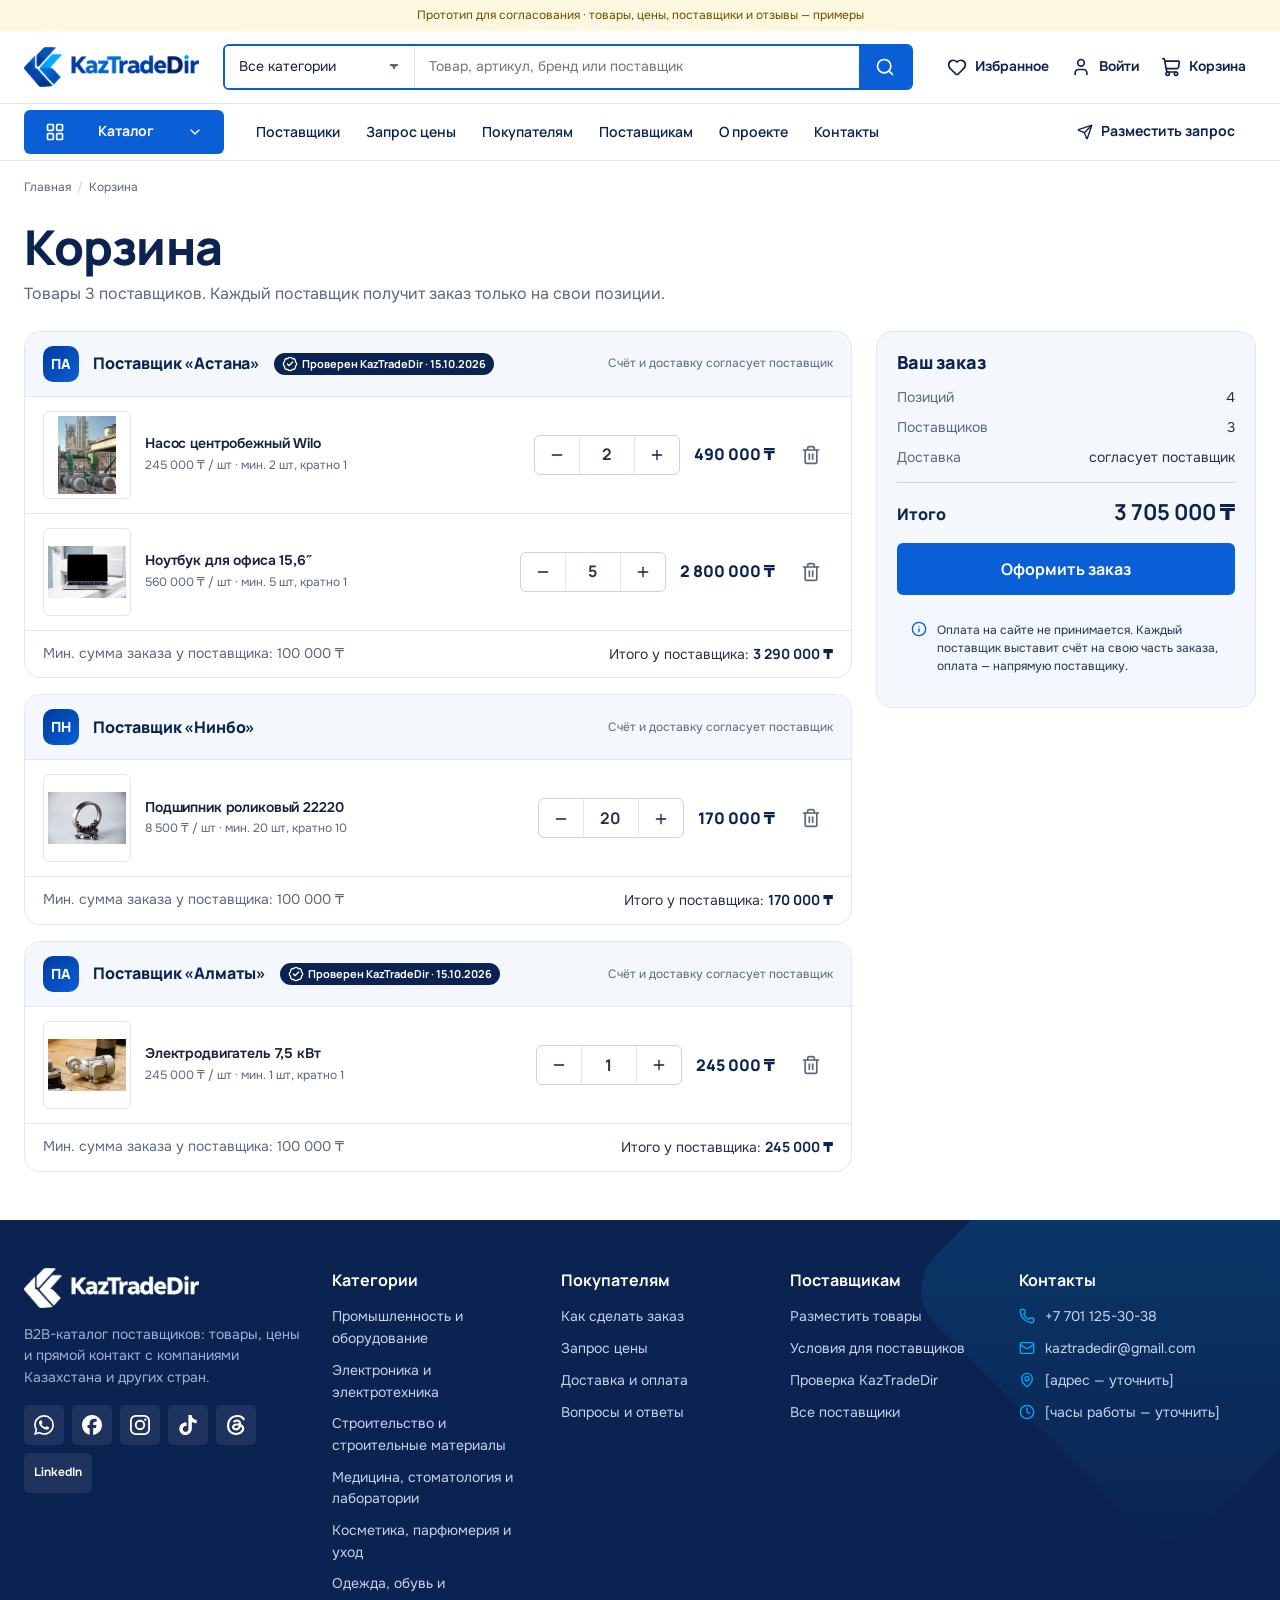
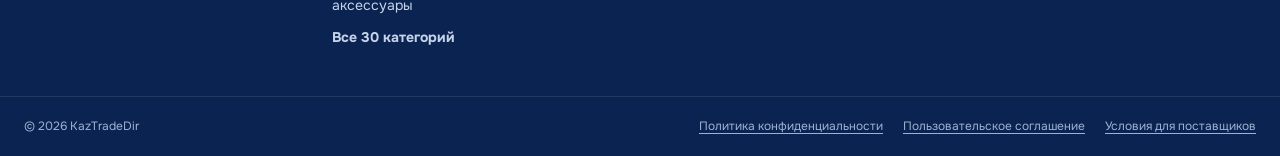
<file: cart.html>
<!doctype html>
<html lang="ru">
<head>
	<meta charset="utf-8">
	<meta name="viewport" content="width=device-width, initial-scale=1">
	<title>Корзина — KazTradeDir</title>
	<meta name="description" content="Корзина: товары разных поставщиков.">
	<meta name="robots" content="noindex, nofollow">
	<link rel="icon" href="assets/img/favicon-32.png" sizes="32x32">
	<link rel="apple-touch-icon" href="assets/img/apple-touch-icon.png">
	<link rel="preconnect" href="https://fonts.googleapis.com">
	<link rel="preconnect" href="https://fonts.gstatic.com" crossorigin>
	<link rel="stylesheet" href="https://fonts.googleapis.com/css2?family=Manrope:wght@600;700;800&family=Onest:wght@400;500;600;700&display=swap">
	<link rel="stylesheet" href="assets/css/tokens.css?v=0.5.3">
	<link rel="stylesheet" href="assets/css/base.css?v=0.5.3">
	<link rel="stylesheet" href="assets/css/components.css?v=0.5.3">
	<link rel="stylesheet" href="assets/css/layout.css?v=0.5.3">
	<link rel="stylesheet" href="assets/css/pages.css?v=0.5.3">
	<link rel="stylesheet" href="assets/css/suppliers.css?v=0.5.3">
	<link rel="stylesheet" href="assets/css/commerce.css?v=0.5.3">
	<link rel="stylesheet" href="assets/css/content.css?v=0.5.3">
	<script>window.gtranslateSettings = {"default_language":"ru","languages":["ru","kk","en","zh-CN"],"native_language_names":true,"wrapper_selector":".ktd-gt","select_language_label":"Язык"};</script>
	<script src="https://cdn.gtranslate.net/widgets/latest/dropdown.js" defer></script>
	<script type="module" src="assets/js/main.js?v=0.5.3"></script>
</head>
<body>
<div class="proto-bar">Прототип для согласования · товары, цены, поставщики и отзывы — примеры</div>
<a class="skip-link" href="#main">Перейти к содержимому</a>
<header class="site-header">
	<div class="container header-main">
		<button class="icon-btn header-burger" type="button" data-drawer-open="mobile-nav" aria-controls="mobile-nav" aria-expanded="false" aria-label="Открыть меню"><svg class="icon" aria-hidden="true"><use href="assets/icons.svg#i-menu"></use></svg></button>
		<a class="site-logo" href="index.html" aria-label="KazTradeDir — на главную"><img src="assets/img/logo.png" alt="KazTradeDir" width="175" height="40"></a>
		<form class="header-search" role="search" action="search.html">
			<label class="visually-hidden" for="search-cat">Категория поиска</label>
			<select class="select header-search__cat" id="search-cat" name="product_cat"><option value="">Все категории</option><option value="promyshlennost-i-oborudovanie">Промышленность и оборудование</option><option value="elektronika-i-elektrotehnika">Электроника и электротехника</option><option value="stroitelstvo-i-stroymaterialy">Строительство и строительные материалы</option><option value="meditsina-i-laboratorii">Медицина, стоматология и лаборатории</option><option value="kosmetika-i-parfyumeriya">Косметика, парфюмерия и уход</option><option value="odezhda-obuv-aksessuary">Одежда, обувь и аксессуары</option><option value="produkty-pitaniya-i-napitki">Продукты питания и напитки</option><option value="selskoe-hozyaystvo">Сельское хозяйство и животноводство</option><option value="himicheskaya-produktsiya">Химическая продукция и сырьё</option><option value="metally-i-mineraly">Металлы, минералы и сырьевые материалы</option><option value="mebel-i-tovary-dlya-doma">Мебель, интерьер и товары для дома</option><option value="avto-transport-zapchasti">Автомобили, транспорт и запчасти</option><option value="energetika">Энергетика и электрогенерация</option><option value="skladskoe-i-torgovoe-oborudovanie">Складское и торговое оборудование</option><option value="tekstil-i-tkani">Текстиль, ткани и материалы для производства</option><option value="nauka-i-izmereniya">Наука, измерения и контроль качества</option><option value="sport-otdyh-turizm">Спорт, отдых и туризм</option><option value="detskie-tovary">Детские товары, игрушки и образование</option><option value="oborudovanie-dlya-biznesa">Оборудование для бизнеса и сферы услуг</option><option value="bezopasnost-i-svyaz">Безопасность и связь</option><option value="vodosnabzhenie-otoplenie-ventilyatsiya">Водоснабжение, отопление и вентиляция</option><option value="bumaga-poligrafiya-ofis">Бумага, полиграфия и офисные товары</option><option value="tovary-dlya-zhivotnyh">Товары для животных</option><option value="ekologiya-i-pererabotka">Экология, переработка и очистка</option><option value="bytovaya-tehnika">Бытовая техника и товары повседневного спроса</option><option value="zapchasti-i-komplektuyushchie">Запасные части и комплектующие</option><option value="syre-i-polufabrikaty">Сырьё и полуфабрикаты для производства</option><option value="yuvelirnye-izdeliya">Ювелирные изделия и предметы роскоши</option><option value="muzyka-zvuk-razvlecheniya">Музыка, звук и развлечения</option><option value="robototehnika-i-avtomatizatsiya">Робототехника, автоматизация и новые технологии</option></select>
			<label class="visually-hidden" for="search-q">Поиск</label>
			<input class="header-search__input" id="search-q" type="search" name="s" placeholder="Товар, артикул, бренд или поставщик" autocomplete="off">
			<button class="header-search__btn" type="submit" aria-label="Найти"><svg class="icon" aria-hidden="true"><use href="assets/icons.svg#i-search"></use></svg></button>
		</form>
		<nav class="header-actions" aria-label="Личное">
			<a class="header-action header-action--fav" href="favorites.html"><svg class="icon" aria-hidden="true"><use href="assets/icons.svg#i-heart"></use></svg><span class="header-action__label">Избранное</span><span class="counter" data-fav-count></span></a>
			<a class="header-action header-action--account" href="login.html"><svg class="icon" aria-hidden="true"><use href="assets/icons.svg#i-user"></use></svg><span class="header-action__label">Войти</span></a>
			<a class="header-action" href="cart.html"><svg class="icon" aria-hidden="true"><use href="assets/icons.svg#i-shopping-cart"></use></svg><span class="header-action__label">Корзина</span><span class="counter" data-cart-count></span></a>
		</nav>
	</div>
	<div class="header-nav">
		<div class="container header-nav__inner">
			<button class="btn catalog-toggle" type="button" aria-expanded="false" aria-controls="mega-menu"><svg class="icon" aria-hidden="true"><use href="assets/icons.svg#i-layout-grid"></use></svg><span>Каталог</span><svg class="icon icon--sm catalog-toggle__chevron" aria-hidden="true"><use href="assets/icons.svg#i-chevron-down"></use></svg></button>
			<nav class="main-menu" aria-label="Основное меню"><a href="suppliers.html">Поставщики</a><a href="rfq.html">Запрос цены</a><a href="faq.html">Покупателям</a><a href="become-supplier.html">Поставщикам</a><a href="#">О проекте</a><a href="#">Контакты</a></nav>
			<div class="lang-switch"><div class="ktd-gt"></div></div>
			<button class="btn btn--ghost header-nav__rfq" type="button" data-rfq-open=""><svg class="icon icon--sm" aria-hidden="true"><use href="assets/icons.svg#i-send"></use></svg>Разместить запрос</button>
		</div>
	</div>
	<div class="mega" id="mega-menu" hidden>
		<div class="container mega__inner">
			<nav class="mega__cats" aria-label="Категории каталога"><a class="mega__cat is-active" href="catalog.html" data-panel="mega-promyshlennost-i-oborudovanie"><svg class="icon" aria-hidden="true"><use href="assets/icons.svg#i-factory"></use></svg><span>Промышленность и оборудование</span><svg class="icon icon--sm" aria-hidden="true"><use href="assets/icons.svg#i-chevron-right"></use></svg></a><a class="mega__cat" href="catalog.html" data-panel="mega-elektronika-i-elektrotehnika"><svg class="icon" aria-hidden="true"><use href="assets/icons.svg#i-cpu"></use></svg><span>Электроника и электротехника</span><svg class="icon icon--sm" aria-hidden="true"><use href="assets/icons.svg#i-chevron-right"></use></svg></a><a class="mega__cat" href="catalog.html" data-panel="mega-stroitelstvo-i-stroymaterialy"><svg class="icon" aria-hidden="true"><use href="assets/icons.svg#i-hard-hat"></use></svg><span>Строительство и строительные материалы</span><svg class="icon icon--sm" aria-hidden="true"><use href="assets/icons.svg#i-chevron-right"></use></svg></a><a class="mega__cat" href="catalog.html" data-panel="mega-meditsina-i-laboratorii"><svg class="icon" aria-hidden="true"><use href="assets/icons.svg#i-stethoscope"></use></svg><span>Медицина, стоматология и лаборатории</span><svg class="icon icon--sm" aria-hidden="true"><use href="assets/icons.svg#i-chevron-right"></use></svg></a><a class="mega__cat" href="catalog.html" data-panel="mega-kosmetika-i-parfyumeriya"><svg class="icon" aria-hidden="true"><use href="assets/icons.svg#i-sparkles"></use></svg><span>Косметика, парфюмерия и уход</span><svg class="icon icon--sm" aria-hidden="true"><use href="assets/icons.svg#i-chevron-right"></use></svg></a><a class="mega__cat" href="catalog.html" data-panel="mega-odezhda-obuv-aksessuary"><svg class="icon" aria-hidden="true"><use href="assets/icons.svg#i-shirt"></use></svg><span>Одежда, обувь и аксессуары</span><svg class="icon icon--sm" aria-hidden="true"><use href="assets/icons.svg#i-chevron-right"></use></svg></a><a class="mega__cat" href="catalog.html" data-panel="mega-produkty-pitaniya-i-napitki"><svg class="icon" aria-hidden="true"><use href="assets/icons.svg#i-apple"></use></svg><span>Продукты питания и напитки</span><svg class="icon icon--sm" aria-hidden="true"><use href="assets/icons.svg#i-chevron-right"></use></svg></a><a class="mega__cat" href="catalog.html" data-panel="mega-selskoe-hozyaystvo"><svg class="icon" aria-hidden="true"><use href="assets/icons.svg#i-tractor"></use></svg><span>Сельское хозяйство и животноводство</span><svg class="icon icon--sm" aria-hidden="true"><use href="assets/icons.svg#i-chevron-right"></use></svg></a><a class="mega__cat" href="catalog.html" data-panel="mega-himicheskaya-produktsiya"><svg class="icon" aria-hidden="true"><use href="assets/icons.svg#i-flask-conical"></use></svg><span>Химическая продукция и сырьё</span><svg class="icon icon--sm" aria-hidden="true"><use href="assets/icons.svg#i-chevron-right"></use></svg></a><a class="mega__cat" href="catalog.html" data-panel="mega-metally-i-mineraly"><svg class="icon" aria-hidden="true"><use href="assets/icons.svg#i-pickaxe"></use></svg><span>Металлы, минералы и сырьевые материалы</span><svg class="icon icon--sm" aria-hidden="true"><use href="assets/icons.svg#i-chevron-right"></use></svg></a><a class="mega__cat" href="catalog.html" data-panel="mega-mebel-i-tovary-dlya-doma"><svg class="icon" aria-hidden="true"><use href="assets/icons.svg#i-sofa"></use></svg><span>Мебель, интерьер и товары для дома</span><svg class="icon icon--sm" aria-hidden="true"><use href="assets/icons.svg#i-chevron-right"></use></svg></a><a class="mega__cat" href="catalog.html" data-panel="mega-avto-transport-zapchasti"><svg class="icon" aria-hidden="true"><use href="assets/icons.svg#i-car"></use></svg><span>Автомобили, транспорт и запчасти</span><svg class="icon icon--sm" aria-hidden="true"><use href="assets/icons.svg#i-chevron-right"></use></svg></a><a class="mega__cat" href="catalog.html" data-panel="mega-energetika"><svg class="icon" aria-hidden="true"><use href="assets/icons.svg#i-zap"></use></svg><span>Энергетика и электрогенерация</span><svg class="icon icon--sm" aria-hidden="true"><use href="assets/icons.svg#i-chevron-right"></use></svg></a><a class="mega__cat" href="catalog.html" data-panel="mega-skladskoe-i-torgovoe-oborudovanie"><svg class="icon" aria-hidden="true"><use href="assets/icons.svg#i-warehouse"></use></svg><span>Складское и торговое оборудование</span><svg class="icon icon--sm" aria-hidden="true"><use href="assets/icons.svg#i-chevron-right"></use></svg></a><a class="mega__cat" href="catalog.html" data-panel="mega-tekstil-i-tkani"><svg class="icon" aria-hidden="true"><use href="assets/icons.svg#i-scissors"></use></svg><span>Текстиль, ткани и материалы для производства</span><svg class="icon icon--sm" aria-hidden="true"><use href="assets/icons.svg#i-chevron-right"></use></svg></a><a class="mega__cat" href="catalog.html" data-panel="mega-nauka-i-izmereniya"><svg class="icon" aria-hidden="true"><use href="assets/icons.svg#i-microscope"></use></svg><span>Наука, измерения и контроль качества</span><svg class="icon icon--sm" aria-hidden="true"><use href="assets/icons.svg#i-chevron-right"></use></svg></a><a class="mega__cat" href="catalog.html" data-panel="mega-sport-otdyh-turizm"><svg class="icon" aria-hidden="true"><use href="assets/icons.svg#i-dumbbell"></use></svg><span>Спорт, отдых и туризм</span><svg class="icon icon--sm" aria-hidden="true"><use href="assets/icons.svg#i-chevron-right"></use></svg></a><a class="mega__cat" href="catalog.html" data-panel="mega-detskie-tovary"><svg class="icon" aria-hidden="true"><use href="assets/icons.svg#i-baby"></use></svg><span>Детские товары, игрушки и образование</span><svg class="icon icon--sm" aria-hidden="true"><use href="assets/icons.svg#i-chevron-right"></use></svg></a><a class="mega__cat" href="catalog.html" data-panel="mega-oborudovanie-dlya-biznesa"><svg class="icon" aria-hidden="true"><use href="assets/icons.svg#i-briefcase-business"></use></svg><span>Оборудование для бизнеса и сферы услуг</span><svg class="icon icon--sm" aria-hidden="true"><use href="assets/icons.svg#i-chevron-right"></use></svg></a><a class="mega__cat" href="catalog.html" data-panel="mega-bezopasnost-i-svyaz"><svg class="icon" aria-hidden="true"><use href="assets/icons.svg#i-shield"></use></svg><span>Безопасность и связь</span><svg class="icon icon--sm" aria-hidden="true"><use href="assets/icons.svg#i-chevron-right"></use></svg></a><a class="mega__cat" href="catalog.html" data-panel="mega-vodosnabzhenie-otoplenie-ventilyatsiya"><svg class="icon" aria-hidden="true"><use href="assets/icons.svg#i-droplets"></use></svg><span>Водоснабжение, отопление и вентиляция</span><svg class="icon icon--sm" aria-hidden="true"><use href="assets/icons.svg#i-chevron-right"></use></svg></a><a class="mega__cat" href="catalog.html" data-panel="mega-bumaga-poligrafiya-ofis"><svg class="icon" aria-hidden="true"><use href="assets/icons.svg#i-printer"></use></svg><span>Бумага, полиграфия и офисные товары</span><svg class="icon icon--sm" aria-hidden="true"><use href="assets/icons.svg#i-chevron-right"></use></svg></a><a class="mega__cat" href="catalog.html" data-panel="mega-tovary-dlya-zhivotnyh"><svg class="icon" aria-hidden="true"><use href="assets/icons.svg#i-paw-print"></use></svg><span>Товары для животных</span><svg class="icon icon--sm" aria-hidden="true"><use href="assets/icons.svg#i-chevron-right"></use></svg></a><a class="mega__cat" href="catalog.html" data-panel="mega-ekologiya-i-pererabotka"><svg class="icon" aria-hidden="true"><use href="assets/icons.svg#i-recycle"></use></svg><span>Экология, переработка и очистка</span><svg class="icon icon--sm" aria-hidden="true"><use href="assets/icons.svg#i-chevron-right"></use></svg></a><a class="mega__cat" href="catalog.html" data-panel="mega-bytovaya-tehnika"><svg class="icon" aria-hidden="true"><use href="assets/icons.svg#i-washing-machine"></use></svg><span>Бытовая техника и товары повседневного спроса</span><svg class="icon icon--sm" aria-hidden="true"><use href="assets/icons.svg#i-chevron-right"></use></svg></a><a class="mega__cat" href="catalog.html" data-panel="mega-zapchasti-i-komplektuyushchie"><svg class="icon" aria-hidden="true"><use href="assets/icons.svg#i-cog"></use></svg><span>Запасные части и комплектующие</span><svg class="icon icon--sm" aria-hidden="true"><use href="assets/icons.svg#i-chevron-right"></use></svg></a><a class="mega__cat" href="catalog.html" data-panel="mega-syre-i-polufabrikaty"><svg class="icon" aria-hidden="true"><use href="assets/icons.svg#i-boxes"></use></svg><span>Сырьё и полуфабрикаты для производства</span><svg class="icon icon--sm" aria-hidden="true"><use href="assets/icons.svg#i-chevron-right"></use></svg></a><a class="mega__cat" href="catalog.html" data-panel="mega-yuvelirnye-izdeliya"><svg class="icon" aria-hidden="true"><use href="assets/icons.svg#i-gem"></use></svg><span>Ювелирные изделия и предметы роскоши</span><svg class="icon icon--sm" aria-hidden="true"><use href="assets/icons.svg#i-chevron-right"></use></svg></a><a class="mega__cat" href="catalog.html" data-panel="mega-muzyka-zvuk-razvlecheniya"><svg class="icon" aria-hidden="true"><use href="assets/icons.svg#i-music"></use></svg><span>Музыка, звук и развлечения</span><svg class="icon icon--sm" aria-hidden="true"><use href="assets/icons.svg#i-chevron-right"></use></svg></a><a class="mega__cat" href="catalog.html" data-panel="mega-robototehnika-i-avtomatizatsiya"><svg class="icon" aria-hidden="true"><use href="assets/icons.svg#i-bot"></use></svg><span>Робототехника, автоматизация и новые технологии</span><svg class="icon icon--sm" aria-hidden="true"><use href="assets/icons.svg#i-chevron-right"></use></svg></a></nav>
			<div><div class="mega__panel" id="mega-promyshlennost-i-oborudovanie"><h3><svg class="icon icon--lg" aria-hidden="true"><use href="assets/icons.svg#i-factory"></use></svg>Промышленность и оборудование</h3><div class="mega__subs"><a href="catalog.html">Станки и производственные линии</a><a href="catalog.html">Насосы и компрессоры</a><a href="catalog.html">Генераторы и сварочное оборудование</a><a href="catalog.html">Подъёмное оборудование</a><a href="catalog.html">Пищевое и упаковочное оборудование</a><a href="catalog.html">Инструмент</a></div><a class="mega__all" href="catalog.html">Все товары категории <svg class="icon icon--sm" aria-hidden="true"><use href="assets/icons.svg#i-arrow-right"></use></svg></a></div><div class="mega__panel" id="mega-elektronika-i-elektrotehnika" hidden><h3><svg class="icon icon--lg" aria-hidden="true"><use href="assets/icons.svg#i-cpu"></use></svg>Электроника и электротехника</h3><div class="mega__subs"><a href="catalog.html">Кабель и провод</a><a href="catalog.html">Электрощитовое оборудование</a><a href="catalog.html">Освещение</a><a href="catalog.html">Электроустановочные изделия</a><a href="catalog.html">Компьютеры и оргтехника</a><a href="catalog.html">Электронные компоненты</a></div><a class="mega__all" href="catalog.html">Все товары категории <svg class="icon icon--sm" aria-hidden="true"><use href="assets/icons.svg#i-arrow-right"></use></svg></a></div><div class="mega__panel" id="mega-stroitelstvo-i-stroymaterialy" hidden><h3><svg class="icon icon--lg" aria-hidden="true"><use href="assets/icons.svg#i-hard-hat"></use></svg>Строительство и строительные материалы</h3><div class="mega__subs"><a href="catalog.html">Цемент и сухие смеси</a><a href="catalog.html">Кирпич и блоки</a><a href="catalog.html">Металлопрокат для стройки</a><a href="catalog.html">Кровля и фасад</a><a href="catalog.html">Изоляция</a><a href="catalog.html">Отделочные материалы</a><a href="catalog.html">Строительная техника</a></div><a class="mega__all" href="catalog.html">Все товары категории <svg class="icon icon--sm" aria-hidden="true"><use href="assets/icons.svg#i-arrow-right"></use></svg></a></div><div class="mega__panel" id="mega-meditsina-i-laboratorii" hidden><h3><svg class="icon icon--lg" aria-hidden="true"><use href="assets/icons.svg#i-stethoscope"></use></svg>Медицина, стоматология и лаборатории</h3><div class="mega__subs"><a href="catalog.html">Медицинское оборудование</a><a href="catalog.html">Стоматология</a><a href="catalog.html">Лабораторное оборудование</a><a href="catalog.html">Расходные материалы</a><a href="catalog.html">Средства защиты</a><a href="catalog.html">Мебель для клиник</a></div><a class="mega__all" href="catalog.html">Все товары категории <svg class="icon icon--sm" aria-hidden="true"><use href="assets/icons.svg#i-arrow-right"></use></svg></a></div><div class="mega__panel" id="mega-kosmetika-i-parfyumeriya" hidden><h3><svg class="icon icon--lg" aria-hidden="true"><use href="assets/icons.svg#i-sparkles"></use></svg>Косметика, парфюмерия и уход</h3><div class="mega__subs"><a href="catalog.html">Уход за кожей</a><a href="catalog.html">Уход за волосами</a><a href="catalog.html">Декоративная косметика</a><a href="catalog.html">Парфюмерия</a><a href="catalog.html">Профессиональная косметика</a></div><a class="mega__all" href="catalog.html">Все товары категории <svg class="icon icon--sm" aria-hidden="true"><use href="assets/icons.svg#i-arrow-right"></use></svg></a></div><div class="mega__panel" id="mega-odezhda-obuv-aksessuary" hidden><h3><svg class="icon icon--lg" aria-hidden="true"><use href="assets/icons.svg#i-shirt"></use></svg>Одежда, обувь и аксессуары</h3><div class="mega__subs"><a href="catalog.html">Спецодежда и СИЗ</a><a href="catalog.html">Мужская одежда</a><a href="catalog.html">Женская одежда</a><a href="catalog.html">Детская одежда</a><a href="catalog.html">Обувь</a><a href="catalog.html">Аксессуары</a></div><a class="mega__all" href="catalog.html">Все товары категории <svg class="icon icon--sm" aria-hidden="true"><use href="assets/icons.svg#i-arrow-right"></use></svg></a></div><div class="mega__panel" id="mega-produkty-pitaniya-i-napitki" hidden><h3><svg class="icon icon--lg" aria-hidden="true"><use href="assets/icons.svg#i-apple"></use></svg>Продукты питания и напитки</h3><div class="mega__subs"><a href="catalog.html">Мясо и птица</a><a href="catalog.html">Молочная продукция</a><a href="catalog.html">Бакалея и крупы</a><a href="catalog.html">Кондитерские изделия</a><a href="catalog.html">Напитки</a><a href="catalog.html">Фрукты и овощи</a></div><a class="mega__all" href="catalog.html">Все товары категории <svg class="icon icon--sm" aria-hidden="true"><use href="assets/icons.svg#i-arrow-right"></use></svg></a></div><div class="mega__panel" id="mega-selskoe-hozyaystvo" hidden><h3><svg class="icon icon--lg" aria-hidden="true"><use href="assets/icons.svg#i-tractor"></use></svg>Сельское хозяйство и животноводство</h3><div class="mega__subs"><a href="catalog.html">Сельхозтехника</a><a href="catalog.html">Семена и саженцы</a><a href="catalog.html">Удобрения и СЗР</a><a href="catalog.html">Корма и добавки</a><a href="catalog.html">Оборудование для ферм</a><a href="catalog.html">Поливные системы</a></div><a class="mega__all" href="catalog.html">Все товары категории <svg class="icon icon--sm" aria-hidden="true"><use href="assets/icons.svg#i-arrow-right"></use></svg></a></div><div class="mega__panel" id="mega-himicheskaya-produktsiya" hidden><h3><svg class="icon icon--lg" aria-hidden="true"><use href="assets/icons.svg#i-flask-conical"></use></svg>Химическая продукция и сырьё</h3><div class="mega__subs"><a href="catalog.html">Промышленная химия</a><a href="catalog.html">Лакокрасочные материалы</a><a href="catalog.html">Бытовая химия</a><a href="catalog.html">Полимеры и пластмассы</a><a href="catalog.html">Реактивы</a></div><a class="mega__all" href="catalog.html">Все товары категории <svg class="icon icon--sm" aria-hidden="true"><use href="assets/icons.svg#i-arrow-right"></use></svg></a></div><div class="mega__panel" id="mega-metally-i-mineraly" hidden><h3><svg class="icon icon--lg" aria-hidden="true"><use href="assets/icons.svg#i-pickaxe"></use></svg>Металлы, минералы и сырьевые материалы</h3><div class="mega__subs"><a href="catalog.html">Чёрный металлопрокат</a><a href="catalog.html">Цветные металлы</a><a href="catalog.html">Трубы</a><a href="catalog.html">Метизы</a><a href="catalog.html">Нерудные материалы</a><a href="catalog.html">Руды и концентраты</a></div><a class="mega__all" href="catalog.html">Все товары категории <svg class="icon icon--sm" aria-hidden="true"><use href="assets/icons.svg#i-arrow-right"></use></svg></a></div><div class="mega__panel" id="mega-mebel-i-tovary-dlya-doma" hidden><h3><svg class="icon icon--lg" aria-hidden="true"><use href="assets/icons.svg#i-sofa"></use></svg>Мебель, интерьер и товары для дома</h3><div class="mega__subs"><a href="catalog.html">Офисная мебель</a><a href="catalog.html">Мебель для дома</a><a href="catalog.html">Мебель для HoReCa</a><a href="catalog.html">Текстиль для дома</a><a href="catalog.html">Посуда</a><a href="catalog.html">Декор</a></div><a class="mega__all" href="catalog.html">Все товары категории <svg class="icon icon--sm" aria-hidden="true"><use href="assets/icons.svg#i-arrow-right"></use></svg></a></div><div class="mega__panel" id="mega-avto-transport-zapchasti" hidden><h3><svg class="icon icon--lg" aria-hidden="true"><use href="assets/icons.svg#i-car"></use></svg>Автомобили, транспорт и запчасти</h3><div class="mega__subs"><a href="catalog.html">Легковые автомобили</a><a href="catalog.html">Грузовой транспорт</a><a href="catalog.html">Спецтехника</a><a href="catalog.html">Шины и диски</a><a href="catalog.html">Масла и автохимия</a><a href="catalog.html">Автоаксессуары</a></div><a class="mega__all" href="catalog.html">Все товары категории <svg class="icon icon--sm" aria-hidden="true"><use href="assets/icons.svg#i-arrow-right"></use></svg></a></div><div class="mega__panel" id="mega-energetika" hidden><h3><svg class="icon icon--lg" aria-hidden="true"><use href="assets/icons.svg#i-zap"></use></svg>Энергетика и электрогенерация</h3><div class="mega__subs"><a href="catalog.html">Генераторы и электростанции</a><a href="catalog.html">Солнечная энергетика</a><a href="catalog.html">ИБП и стабилизаторы</a><a href="catalog.html">Трансформаторы</a><a href="catalog.html">Аккумуляторы</a></div><a class="mega__all" href="catalog.html">Все товары категории <svg class="icon icon--sm" aria-hidden="true"><use href="assets/icons.svg#i-arrow-right"></use></svg></a></div><div class="mega__panel" id="mega-skladskoe-i-torgovoe-oborudovanie" hidden><h3><svg class="icon icon--lg" aria-hidden="true"><use href="assets/icons.svg#i-warehouse"></use></svg>Складское и торговое оборудование</h3><div class="mega__subs"><a href="catalog.html">Стеллажи</a><a href="catalog.html">Складская техника</a><a href="catalog.html">Торговое оборудование</a><a href="catalog.html">Холодильное оборудование</a><a href="catalog.html">Весы</a><a href="catalog.html">Упаковка</a></div><a class="mega__all" href="catalog.html">Все товары категории <svg class="icon icon--sm" aria-hidden="true"><use href="assets/icons.svg#i-arrow-right"></use></svg></a></div><div class="mega__panel" id="mega-tekstil-i-tkani" hidden><h3><svg class="icon icon--lg" aria-hidden="true"><use href="assets/icons.svg#i-scissors"></use></svg>Текстиль, ткани и материалы для производства</h3><div class="mega__subs"><a href="catalog.html">Ткани</a><a href="catalog.html">Нитки и фурнитура</a><a href="catalog.html">Нетканые материалы</a><a href="catalog.html">Технический текстиль</a><a href="catalog.html">Кожа и кожзаменители</a></div><a class="mega__all" href="catalog.html">Все товары категории <svg class="icon icon--sm" aria-hidden="true"><use href="assets/icons.svg#i-arrow-right"></use></svg></a></div><div class="mega__panel" id="mega-nauka-i-izmereniya" hidden><h3><svg class="icon icon--lg" aria-hidden="true"><use href="assets/icons.svg#i-microscope"></use></svg>Наука, измерения и контроль качества</h3><div class="mega__subs"><a href="catalog.html">Измерительные приборы</a><a href="catalog.html">Лабораторные анализаторы</a><a href="catalog.html">Неразрушающий контроль</a><a href="catalog.html">Метрология и калибровка</a><a href="catalog.html">Геодезическое оборудование</a></div><a class="mega__all" href="catalog.html">Все товары категории <svg class="icon icon--sm" aria-hidden="true"><use href="assets/icons.svg#i-arrow-right"></use></svg></a></div><div class="mega__panel" id="mega-sport-otdyh-turizm" hidden><h3><svg class="icon icon--lg" aria-hidden="true"><use href="assets/icons.svg#i-dumbbell"></use></svg>Спорт, отдых и туризм</h3><div class="mega__subs"><a href="catalog.html">Тренажёры</a><a href="catalog.html">Спортивный инвентарь</a><a href="catalog.html">Туризм и кемпинг</a><a href="catalog.html">Оборудование для площадок</a></div><a class="mega__all" href="catalog.html">Все товары категории <svg class="icon icon--sm" aria-hidden="true"><use href="assets/icons.svg#i-arrow-right"></use></svg></a></div><div class="mega__panel" id="mega-detskie-tovary" hidden><h3><svg class="icon icon--lg" aria-hidden="true"><use href="assets/icons.svg#i-baby"></use></svg>Детские товары, игрушки и образование</h3><div class="mega__subs"><a href="catalog.html">Игрушки</a><a href="catalog.html">Детская мебель</a><a href="catalog.html">Учебное оборудование</a><a href="catalog.html">Канцтовары для школы</a></div><a class="mega__all" href="catalog.html">Все товары категории <svg class="icon icon--sm" aria-hidden="true"><use href="assets/icons.svg#i-arrow-right"></use></svg></a></div><div class="mega__panel" id="mega-oborudovanie-dlya-biznesa" hidden><h3><svg class="icon icon--lg" aria-hidden="true"><use href="assets/icons.svg#i-briefcase-business"></use></svg>Оборудование для бизнеса и сферы услуг</h3><div class="mega__subs"><a href="catalog.html">Оборудование для HoReCa</a><a href="catalog.html">Клининг</a><a href="catalog.html">Прачечное оборудование</a><a href="catalog.html">Салоны красоты</a><a href="catalog.html">Кассы и POS</a></div><a class="mega__all" href="catalog.html">Все товары категории <svg class="icon icon--sm" aria-hidden="true"><use href="assets/icons.svg#i-arrow-right"></use></svg></a></div><div class="mega__panel" id="mega-bezopasnost-i-svyaz" hidden><h3><svg class="icon icon--lg" aria-hidden="true"><use href="assets/icons.svg#i-shield"></use></svg>Безопасность и связь</h3><div class="mega__subs"><a href="catalog.html">Видеонаблюдение</a><a href="catalog.html">Охранная и пожарная сигнализация</a><a href="catalog.html">Контроль доступа</a><a href="catalog.html">Сетевое и телеком-оборудование</a><a href="catalog.html">Пожаротушение</a></div><a class="mega__all" href="catalog.html">Все товары категории <svg class="icon icon--sm" aria-hidden="true"><use href="assets/icons.svg#i-arrow-right"></use></svg></a></div><div class="mega__panel" id="mega-vodosnabzhenie-otoplenie-ventilyatsiya" hidden><h3><svg class="icon icon--lg" aria-hidden="true"><use href="assets/icons.svg#i-droplets"></use></svg>Водоснабжение, отопление и вентиляция</h3><div class="mega__subs"><a href="catalog.html">Котлы и отопление</a><a href="catalog.html">Насосы для воды</a><a href="catalog.html">Трубы и фитинги</a><a href="catalog.html">Вентиляция и кондиционирование</a><a href="catalog.html">Водоочистка</a><a href="catalog.html">Сантехника</a></div><a class="mega__all" href="catalog.html">Все товары категории <svg class="icon icon--sm" aria-hidden="true"><use href="assets/icons.svg#i-arrow-right"></use></svg></a></div><div class="mega__panel" id="mega-bumaga-poligrafiya-ofis" hidden><h3><svg class="icon icon--lg" aria-hidden="true"><use href="assets/icons.svg#i-printer"></use></svg>Бумага, полиграфия и офисные товары</h3><div class="mega__subs"><a href="catalog.html">Бумага и картон</a><a href="catalog.html">Полиграфическое оборудование</a><a href="catalog.html">Канцелярия</a><a href="catalog.html">Расходники для печати</a></div><a class="mega__all" href="catalog.html">Все товары категории <svg class="icon icon--sm" aria-hidden="true"><use href="assets/icons.svg#i-arrow-right"></use></svg></a></div><div class="mega__panel" id="mega-tovary-dlya-zhivotnyh" hidden><h3><svg class="icon icon--lg" aria-hidden="true"><use href="assets/icons.svg#i-paw-print"></use></svg>Товары для животных</h3><div class="mega__subs"><a href="catalog.html">Корма</a><a href="catalog.html">Ветеринарные препараты</a><a href="catalog.html">Аксессуары и амуниция</a><a href="catalog.html">Зоогигиена</a></div><a class="mega__all" href="catalog.html">Все товары категории <svg class="icon icon--sm" aria-hidden="true"><use href="assets/icons.svg#i-arrow-right"></use></svg></a></div><div class="mega__panel" id="mega-ekologiya-i-pererabotka" hidden><h3><svg class="icon icon--lg" aria-hidden="true"><use href="assets/icons.svg#i-recycle"></use></svg>Экология, переработка и очистка</h3><div class="mega__subs"><a href="catalog.html">Оборудование для переработки</a><a href="catalog.html">Очистные сооружения</a><a href="catalog.html">Контейнеры для отходов</a><a href="catalog.html">Вторсырьё</a></div><a class="mega__all" href="catalog.html">Все товары категории <svg class="icon icon--sm" aria-hidden="true"><use href="assets/icons.svg#i-arrow-right"></use></svg></a></div><div class="mega__panel" id="mega-bytovaya-tehnika" hidden><h3><svg class="icon icon--lg" aria-hidden="true"><use href="assets/icons.svg#i-washing-machine"></use></svg>Бытовая техника и товары повседневного спроса</h3><div class="mega__subs"><a href="catalog.html">Крупная бытовая техника</a><a href="catalog.html">Мелкая бытовая техника</a><a href="catalog.html">Климатическая техника</a><a href="catalog.html">Хозтовары</a></div><a class="mega__all" href="catalog.html">Все товары категории <svg class="icon icon--sm" aria-hidden="true"><use href="assets/icons.svg#i-arrow-right"></use></svg></a></div><div class="mega__panel" id="mega-zapchasti-i-komplektuyushchie" hidden><h3><svg class="icon icon--lg" aria-hidden="true"><use href="assets/icons.svg#i-cog"></use></svg>Запасные части и комплектующие</h3><div class="mega__subs"><a href="catalog.html">Подшипники</a><a href="catalog.html">Приводы и редукторы</a><a href="catalog.html">Гидравлика и пневматика</a><a href="catalog.html">Уплотнения и РТИ</a><a href="catalog.html">Электродвигатели</a><a href="catalog.html">Запчасти к спецтехнике</a></div><a class="mega__all" href="catalog.html">Все товары категории <svg class="icon icon--sm" aria-hidden="true"><use href="assets/icons.svg#i-arrow-right"></use></svg></a></div><div class="mega__panel" id="mega-syre-i-polufabrikaty" hidden><h3><svg class="icon icon--lg" aria-hidden="true"><use href="assets/icons.svg#i-boxes"></use></svg>Сырьё и полуфабрикаты для производства</h3><div class="mega__subs"><a href="catalog.html">Пищевое сырьё</a><a href="catalog.html">Полимерное сырьё</a><a href="catalog.html">Древесина и пиломатериалы</a><a href="catalog.html">Бумажное сырьё</a><a href="catalog.html">Металлические заготовки</a></div><a class="mega__all" href="catalog.html">Все товары категории <svg class="icon icon--sm" aria-hidden="true"><use href="assets/icons.svg#i-arrow-right"></use></svg></a></div><div class="mega__panel" id="mega-yuvelirnye-izdeliya" hidden><h3><svg class="icon icon--lg" aria-hidden="true"><use href="assets/icons.svg#i-gem"></use></svg>Ювелирные изделия и предметы роскоши</h3><div class="mega__subs"><a href="catalog.html">Украшения</a><a href="catalog.html">Часы</a><a href="catalog.html">Сувениры и подарки</a><a href="catalog.html">Аксессуары премиум</a></div><a class="mega__all" href="catalog.html">Все товары категории <svg class="icon icon--sm" aria-hidden="true"><use href="assets/icons.svg#i-arrow-right"></use></svg></a></div><div class="mega__panel" id="mega-muzyka-zvuk-razvlecheniya" hidden><h3><svg class="icon icon--lg" aria-hidden="true"><use href="assets/icons.svg#i-music"></use></svg>Музыка, звук и развлечения</h3><div class="mega__subs"><a href="catalog.html">Звуковое оборудование</a><a href="catalog.html">Музыкальные инструменты</a><a href="catalog.html">Световое оборудование</a><a href="catalog.html">Аттракционы</a></div><a class="mega__all" href="catalog.html">Все товары категории <svg class="icon icon--sm" aria-hidden="true"><use href="assets/icons.svg#i-arrow-right"></use></svg></a></div><div class="mega__panel" id="mega-robototehnika-i-avtomatizatsiya" hidden><h3><svg class="icon icon--lg" aria-hidden="true"><use href="assets/icons.svg#i-bot"></use></svg>Робототехника, автоматизация и новые технологии</h3><div class="mega__subs"><a href="catalog.html">Промышленные роботы</a><a href="catalog.html">Контроллеры и ПЛК</a><a href="catalog.html">Датчики</a><a href="catalog.html">Дроны</a><a href="catalog.html">IoT и умный дом</a><a href="catalog.html">3D-печать</a></div><a class="mega__all" href="catalog.html">Все товары категории <svg class="icon icon--sm" aria-hidden="true"><use href="assets/icons.svg#i-arrow-right"></use></svg></a></div></div>
		</div>
	</div>
</header>
<aside class="drawer" id="mobile-nav" aria-label="Меню">
	<div class="drawer__head"><img src="assets/img/logo.png" alt="KazTradeDir" width="140" height="32"><button class="icon-btn" type="button" data-drawer-close aria-label="Закрыть меню"><svg class="icon" aria-hidden="true"><use href="assets/icons.svg#i-x"></use></svg></button></div>
	<div class="drawer__body mobile-nav">
		<div class="mobile-nav__lang"><div class="lang-switch"><div class="ktd-gt"></div></div></div>
		<div class="mobile-nav__section"><p class="mobile-nav__title">Каталог</p><details><summary><svg class="icon" aria-hidden="true"><use href="assets/icons.svg#i-factory"></use></svg><span>Промышленность и оборудование</span><svg class="icon icon--sm" aria-hidden="true"><use href="assets/icons.svg#i-chevron-down"></use></svg></summary><ul><li><a href="catalog.html"><b>Все товары категории</b></a></li><li><a href="catalog.html">Станки и производственные линии</a></li><li><a href="catalog.html">Насосы и компрессоры</a></li><li><a href="catalog.html">Генераторы и сварочное оборудование</a></li><li><a href="catalog.html">Подъёмное оборудование</a></li><li><a href="catalog.html">Пищевое и упаковочное оборудование</a></li><li><a href="catalog.html">Инструмент</a></li></ul></details><details><summary><svg class="icon" aria-hidden="true"><use href="assets/icons.svg#i-cpu"></use></svg><span>Электроника и электротехника</span><svg class="icon icon--sm" aria-hidden="true"><use href="assets/icons.svg#i-chevron-down"></use></svg></summary><ul><li><a href="catalog.html"><b>Все товары категории</b></a></li><li><a href="catalog.html">Кабель и провод</a></li><li><a href="catalog.html">Электрощитовое оборудование</a></li><li><a href="catalog.html">Освещение</a></li><li><a href="catalog.html">Электроустановочные изделия</a></li><li><a href="catalog.html">Компьютеры и оргтехника</a></li><li><a href="catalog.html">Электронные компоненты</a></li></ul></details><details><summary><svg class="icon" aria-hidden="true"><use href="assets/icons.svg#i-hard-hat"></use></svg><span>Строительство и строительные материалы</span><svg class="icon icon--sm" aria-hidden="true"><use href="assets/icons.svg#i-chevron-down"></use></svg></summary><ul><li><a href="catalog.html"><b>Все товары категории</b></a></li><li><a href="catalog.html">Цемент и сухие смеси</a></li><li><a href="catalog.html">Кирпич и блоки</a></li><li><a href="catalog.html">Металлопрокат для стройки</a></li><li><a href="catalog.html">Кровля и фасад</a></li><li><a href="catalog.html">Изоляция</a></li><li><a href="catalog.html">Отделочные материалы</a></li><li><a href="catalog.html">Строительная техника</a></li></ul></details><details><summary><svg class="icon" aria-hidden="true"><use href="assets/icons.svg#i-stethoscope"></use></svg><span>Медицина, стоматология и лаборатории</span><svg class="icon icon--sm" aria-hidden="true"><use href="assets/icons.svg#i-chevron-down"></use></svg></summary><ul><li><a href="catalog.html"><b>Все товары категории</b></a></li><li><a href="catalog.html">Медицинское оборудование</a></li><li><a href="catalog.html">Стоматология</a></li><li><a href="catalog.html">Лабораторное оборудование</a></li><li><a href="catalog.html">Расходные материалы</a></li><li><a href="catalog.html">Средства защиты</a></li><li><a href="catalog.html">Мебель для клиник</a></li></ul></details><details><summary><svg class="icon" aria-hidden="true"><use href="assets/icons.svg#i-sparkles"></use></svg><span>Косметика, парфюмерия и уход</span><svg class="icon icon--sm" aria-hidden="true"><use href="assets/icons.svg#i-chevron-down"></use></svg></summary><ul><li><a href="catalog.html"><b>Все товары категории</b></a></li><li><a href="catalog.html">Уход за кожей</a></li><li><a href="catalog.html">Уход за волосами</a></li><li><a href="catalog.html">Декоративная косметика</a></li><li><a href="catalog.html">Парфюмерия</a></li><li><a href="catalog.html">Профессиональная косметика</a></li></ul></details><details><summary><svg class="icon" aria-hidden="true"><use href="assets/icons.svg#i-shirt"></use></svg><span>Одежда, обувь и аксессуары</span><svg class="icon icon--sm" aria-hidden="true"><use href="assets/icons.svg#i-chevron-down"></use></svg></summary><ul><li><a href="catalog.html"><b>Все товары категории</b></a></li><li><a href="catalog.html">Спецодежда и СИЗ</a></li><li><a href="catalog.html">Мужская одежда</a></li><li><a href="catalog.html">Женская одежда</a></li><li><a href="catalog.html">Детская одежда</a></li><li><a href="catalog.html">Обувь</a></li><li><a href="catalog.html">Аксессуары</a></li></ul></details><details><summary><svg class="icon" aria-hidden="true"><use href="assets/icons.svg#i-apple"></use></svg><span>Продукты питания и напитки</span><svg class="icon icon--sm" aria-hidden="true"><use href="assets/icons.svg#i-chevron-down"></use></svg></summary><ul><li><a href="catalog.html"><b>Все товары категории</b></a></li><li><a href="catalog.html">Мясо и птица</a></li><li><a href="catalog.html">Молочная продукция</a></li><li><a href="catalog.html">Бакалея и крупы</a></li><li><a href="catalog.html">Кондитерские изделия</a></li><li><a href="catalog.html">Напитки</a></li><li><a href="catalog.html">Фрукты и овощи</a></li></ul></details><details><summary><svg class="icon" aria-hidden="true"><use href="assets/icons.svg#i-tractor"></use></svg><span>Сельское хозяйство и животноводство</span><svg class="icon icon--sm" aria-hidden="true"><use href="assets/icons.svg#i-chevron-down"></use></svg></summary><ul><li><a href="catalog.html"><b>Все товары категории</b></a></li><li><a href="catalog.html">Сельхозтехника</a></li><li><a href="catalog.html">Семена и саженцы</a></li><li><a href="catalog.html">Удобрения и СЗР</a></li><li><a href="catalog.html">Корма и добавки</a></li><li><a href="catalog.html">Оборудование для ферм</a></li><li><a href="catalog.html">Поливные системы</a></li></ul></details><details><summary><svg class="icon" aria-hidden="true"><use href="assets/icons.svg#i-flask-conical"></use></svg><span>Химическая продукция и сырьё</span><svg class="icon icon--sm" aria-hidden="true"><use href="assets/icons.svg#i-chevron-down"></use></svg></summary><ul><li><a href="catalog.html"><b>Все товары категории</b></a></li><li><a href="catalog.html">Промышленная химия</a></li><li><a href="catalog.html">Лакокрасочные материалы</a></li><li><a href="catalog.html">Бытовая химия</a></li><li><a href="catalog.html">Полимеры и пластмассы</a></li><li><a href="catalog.html">Реактивы</a></li></ul></details><details><summary><svg class="icon" aria-hidden="true"><use href="assets/icons.svg#i-pickaxe"></use></svg><span>Металлы, минералы и сырьевые материалы</span><svg class="icon icon--sm" aria-hidden="true"><use href="assets/icons.svg#i-chevron-down"></use></svg></summary><ul><li><a href="catalog.html"><b>Все товары категории</b></a></li><li><a href="catalog.html">Чёрный металлопрокат</a></li><li><a href="catalog.html">Цветные металлы</a></li><li><a href="catalog.html">Трубы</a></li><li><a href="catalog.html">Метизы</a></li><li><a href="catalog.html">Нерудные материалы</a></li><li><a href="catalog.html">Руды и концентраты</a></li></ul></details><details><summary><svg class="icon" aria-hidden="true"><use href="assets/icons.svg#i-sofa"></use></svg><span>Мебель, интерьер и товары для дома</span><svg class="icon icon--sm" aria-hidden="true"><use href="assets/icons.svg#i-chevron-down"></use></svg></summary><ul><li><a href="catalog.html"><b>Все товары категории</b></a></li><li><a href="catalog.html">Офисная мебель</a></li><li><a href="catalog.html">Мебель для дома</a></li><li><a href="catalog.html">Мебель для HoReCa</a></li><li><a href="catalog.html">Текстиль для дома</a></li><li><a href="catalog.html">Посуда</a></li><li><a href="catalog.html">Декор</a></li></ul></details><details><summary><svg class="icon" aria-hidden="true"><use href="assets/icons.svg#i-car"></use></svg><span>Автомобили, транспорт и запчасти</span><svg class="icon icon--sm" aria-hidden="true"><use href="assets/icons.svg#i-chevron-down"></use></svg></summary><ul><li><a href="catalog.html"><b>Все товары категории</b></a></li><li><a href="catalog.html">Легковые автомобили</a></li><li><a href="catalog.html">Грузовой транспорт</a></li><li><a href="catalog.html">Спецтехника</a></li><li><a href="catalog.html">Шины и диски</a></li><li><a href="catalog.html">Масла и автохимия</a></li><li><a href="catalog.html">Автоаксессуары</a></li></ul></details><details><summary><svg class="icon" aria-hidden="true"><use href="assets/icons.svg#i-zap"></use></svg><span>Энергетика и электрогенерация</span><svg class="icon icon--sm" aria-hidden="true"><use href="assets/icons.svg#i-chevron-down"></use></svg></summary><ul><li><a href="catalog.html"><b>Все товары категории</b></a></li><li><a href="catalog.html">Генераторы и электростанции</a></li><li><a href="catalog.html">Солнечная энергетика</a></li><li><a href="catalog.html">ИБП и стабилизаторы</a></li><li><a href="catalog.html">Трансформаторы</a></li><li><a href="catalog.html">Аккумуляторы</a></li></ul></details><details><summary><svg class="icon" aria-hidden="true"><use href="assets/icons.svg#i-warehouse"></use></svg><span>Складское и торговое оборудование</span><svg class="icon icon--sm" aria-hidden="true"><use href="assets/icons.svg#i-chevron-down"></use></svg></summary><ul><li><a href="catalog.html"><b>Все товары категории</b></a></li><li><a href="catalog.html">Стеллажи</a></li><li><a href="catalog.html">Складская техника</a></li><li><a href="catalog.html">Торговое оборудование</a></li><li><a href="catalog.html">Холодильное оборудование</a></li><li><a href="catalog.html">Весы</a></li><li><a href="catalog.html">Упаковка</a></li></ul></details><details><summary><svg class="icon" aria-hidden="true"><use href="assets/icons.svg#i-scissors"></use></svg><span>Текстиль, ткани и материалы для производства</span><svg class="icon icon--sm" aria-hidden="true"><use href="assets/icons.svg#i-chevron-down"></use></svg></summary><ul><li><a href="catalog.html"><b>Все товары категории</b></a></li><li><a href="catalog.html">Ткани</a></li><li><a href="catalog.html">Нитки и фурнитура</a></li><li><a href="catalog.html">Нетканые материалы</a></li><li><a href="catalog.html">Технический текстиль</a></li><li><a href="catalog.html">Кожа и кожзаменители</a></li></ul></details><details><summary><svg class="icon" aria-hidden="true"><use href="assets/icons.svg#i-microscope"></use></svg><span>Наука, измерения и контроль качества</span><svg class="icon icon--sm" aria-hidden="true"><use href="assets/icons.svg#i-chevron-down"></use></svg></summary><ul><li><a href="catalog.html"><b>Все товары категории</b></a></li><li><a href="catalog.html">Измерительные приборы</a></li><li><a href="catalog.html">Лабораторные анализаторы</a></li><li><a href="catalog.html">Неразрушающий контроль</a></li><li><a href="catalog.html">Метрология и калибровка</a></li><li><a href="catalog.html">Геодезическое оборудование</a></li></ul></details><details><summary><svg class="icon" aria-hidden="true"><use href="assets/icons.svg#i-dumbbell"></use></svg><span>Спорт, отдых и туризм</span><svg class="icon icon--sm" aria-hidden="true"><use href="assets/icons.svg#i-chevron-down"></use></svg></summary><ul><li><a href="catalog.html"><b>Все товары категории</b></a></li><li><a href="catalog.html">Тренажёры</a></li><li><a href="catalog.html">Спортивный инвентарь</a></li><li><a href="catalog.html">Туризм и кемпинг</a></li><li><a href="catalog.html">Оборудование для площадок</a></li></ul></details><details><summary><svg class="icon" aria-hidden="true"><use href="assets/icons.svg#i-baby"></use></svg><span>Детские товары, игрушки и образование</span><svg class="icon icon--sm" aria-hidden="true"><use href="assets/icons.svg#i-chevron-down"></use></svg></summary><ul><li><a href="catalog.html"><b>Все товары категории</b></a></li><li><a href="catalog.html">Игрушки</a></li><li><a href="catalog.html">Детская мебель</a></li><li><a href="catalog.html">Учебное оборудование</a></li><li><a href="catalog.html">Канцтовары для школы</a></li></ul></details><details><summary><svg class="icon" aria-hidden="true"><use href="assets/icons.svg#i-briefcase-business"></use></svg><span>Оборудование для бизнеса и сферы услуг</span><svg class="icon icon--sm" aria-hidden="true"><use href="assets/icons.svg#i-chevron-down"></use></svg></summary><ul><li><a href="catalog.html"><b>Все товары категории</b></a></li><li><a href="catalog.html">Оборудование для HoReCa</a></li><li><a href="catalog.html">Клининг</a></li><li><a href="catalog.html">Прачечное оборудование</a></li><li><a href="catalog.html">Салоны красоты</a></li><li><a href="catalog.html">Кассы и POS</a></li></ul></details><details><summary><svg class="icon" aria-hidden="true"><use href="assets/icons.svg#i-shield"></use></svg><span>Безопасность и связь</span><svg class="icon icon--sm" aria-hidden="true"><use href="assets/icons.svg#i-chevron-down"></use></svg></summary><ul><li><a href="catalog.html"><b>Все товары категории</b></a></li><li><a href="catalog.html">Видеонаблюдение</a></li><li><a href="catalog.html">Охранная и пожарная сигнализация</a></li><li><a href="catalog.html">Контроль доступа</a></li><li><a href="catalog.html">Сетевое и телеком-оборудование</a></li><li><a href="catalog.html">Пожаротушение</a></li></ul></details><details><summary><svg class="icon" aria-hidden="true"><use href="assets/icons.svg#i-droplets"></use></svg><span>Водоснабжение, отопление и вентиляция</span><svg class="icon icon--sm" aria-hidden="true"><use href="assets/icons.svg#i-chevron-down"></use></svg></summary><ul><li><a href="catalog.html"><b>Все товары категории</b></a></li><li><a href="catalog.html">Котлы и отопление</a></li><li><a href="catalog.html">Насосы для воды</a></li><li><a href="catalog.html">Трубы и фитинги</a></li><li><a href="catalog.html">Вентиляция и кондиционирование</a></li><li><a href="catalog.html">Водоочистка</a></li><li><a href="catalog.html">Сантехника</a></li></ul></details><details><summary><svg class="icon" aria-hidden="true"><use href="assets/icons.svg#i-printer"></use></svg><span>Бумага, полиграфия и офисные товары</span><svg class="icon icon--sm" aria-hidden="true"><use href="assets/icons.svg#i-chevron-down"></use></svg></summary><ul><li><a href="catalog.html"><b>Все товары категории</b></a></li><li><a href="catalog.html">Бумага и картон</a></li><li><a href="catalog.html">Полиграфическое оборудование</a></li><li><a href="catalog.html">Канцелярия</a></li><li><a href="catalog.html">Расходники для печати</a></li></ul></details><details><summary><svg class="icon" aria-hidden="true"><use href="assets/icons.svg#i-paw-print"></use></svg><span>Товары для животных</span><svg class="icon icon--sm" aria-hidden="true"><use href="assets/icons.svg#i-chevron-down"></use></svg></summary><ul><li><a href="catalog.html"><b>Все товары категории</b></a></li><li><a href="catalog.html">Корма</a></li><li><a href="catalog.html">Ветеринарные препараты</a></li><li><a href="catalog.html">Аксессуары и амуниция</a></li><li><a href="catalog.html">Зоогигиена</a></li></ul></details><details><summary><svg class="icon" aria-hidden="true"><use href="assets/icons.svg#i-recycle"></use></svg><span>Экология, переработка и очистка</span><svg class="icon icon--sm" aria-hidden="true"><use href="assets/icons.svg#i-chevron-down"></use></svg></summary><ul><li><a href="catalog.html"><b>Все товары категории</b></a></li><li><a href="catalog.html">Оборудование для переработки</a></li><li><a href="catalog.html">Очистные сооружения</a></li><li><a href="catalog.html">Контейнеры для отходов</a></li><li><a href="catalog.html">Вторсырьё</a></li></ul></details><details><summary><svg class="icon" aria-hidden="true"><use href="assets/icons.svg#i-washing-machine"></use></svg><span>Бытовая техника и товары повседневного спроса</span><svg class="icon icon--sm" aria-hidden="true"><use href="assets/icons.svg#i-chevron-down"></use></svg></summary><ul><li><a href="catalog.html"><b>Все товары категории</b></a></li><li><a href="catalog.html">Крупная бытовая техника</a></li><li><a href="catalog.html">Мелкая бытовая техника</a></li><li><a href="catalog.html">Климатическая техника</a></li><li><a href="catalog.html">Хозтовары</a></li></ul></details><details><summary><svg class="icon" aria-hidden="true"><use href="assets/icons.svg#i-cog"></use></svg><span>Запасные части и комплектующие</span><svg class="icon icon--sm" aria-hidden="true"><use href="assets/icons.svg#i-chevron-down"></use></svg></summary><ul><li><a href="catalog.html"><b>Все товары категории</b></a></li><li><a href="catalog.html">Подшипники</a></li><li><a href="catalog.html">Приводы и редукторы</a></li><li><a href="catalog.html">Гидравлика и пневматика</a></li><li><a href="catalog.html">Уплотнения и РТИ</a></li><li><a href="catalog.html">Электродвигатели</a></li><li><a href="catalog.html">Запчасти к спецтехнике</a></li></ul></details><details><summary><svg class="icon" aria-hidden="true"><use href="assets/icons.svg#i-boxes"></use></svg><span>Сырьё и полуфабрикаты для производства</span><svg class="icon icon--sm" aria-hidden="true"><use href="assets/icons.svg#i-chevron-down"></use></svg></summary><ul><li><a href="catalog.html"><b>Все товары категории</b></a></li><li><a href="catalog.html">Пищевое сырьё</a></li><li><a href="catalog.html">Полимерное сырьё</a></li><li><a href="catalog.html">Древесина и пиломатериалы</a></li><li><a href="catalog.html">Бумажное сырьё</a></li><li><a href="catalog.html">Металлические заготовки</a></li></ul></details><details><summary><svg class="icon" aria-hidden="true"><use href="assets/icons.svg#i-gem"></use></svg><span>Ювелирные изделия и предметы роскоши</span><svg class="icon icon--sm" aria-hidden="true"><use href="assets/icons.svg#i-chevron-down"></use></svg></summary><ul><li><a href="catalog.html"><b>Все товары категории</b></a></li><li><a href="catalog.html">Украшения</a></li><li><a href="catalog.html">Часы</a></li><li><a href="catalog.html">Сувениры и подарки</a></li><li><a href="catalog.html">Аксессуары премиум</a></li></ul></details><details><summary><svg class="icon" aria-hidden="true"><use href="assets/icons.svg#i-music"></use></svg><span>Музыка, звук и развлечения</span><svg class="icon icon--sm" aria-hidden="true"><use href="assets/icons.svg#i-chevron-down"></use></svg></summary><ul><li><a href="catalog.html"><b>Все товары категории</b></a></li><li><a href="catalog.html">Звуковое оборудование</a></li><li><a href="catalog.html">Музыкальные инструменты</a></li><li><a href="catalog.html">Световое оборудование</a></li><li><a href="catalog.html">Аттракционы</a></li></ul></details><details><summary><svg class="icon" aria-hidden="true"><use href="assets/icons.svg#i-bot"></use></svg><span>Робототехника, автоматизация и новые технологии</span><svg class="icon icon--sm" aria-hidden="true"><use href="assets/icons.svg#i-chevron-down"></use></svg></summary><ul><li><a href="catalog.html"><b>Все товары категории</b></a></li><li><a href="catalog.html">Промышленные роботы</a></li><li><a href="catalog.html">Контроллеры и ПЛК</a></li><li><a href="catalog.html">Датчики</a></li><li><a href="catalog.html">Дроны</a></li><li><a href="catalog.html">IoT и умный дом</a></li><li><a href="catalog.html">3D-печать</a></li></ul></details></div>
		<div class="mobile-nav__section mobile-nav__links"><a href="suppliers.html">Поставщики</a><a href="rfq.html">Запрос цены</a><a href="faq.html">Покупателям</a><a href="become-supplier.html">Поставщикам</a><a href="#">О проекте</a><a href="#">Контакты</a><a href="favorites.html">Избранное</a><a href="login.html">Войти / Регистрация</a><a href="account.html">Личный кабинет</a></div>
	</div>
</aside>
<main id="main">
<div class="container">
	<nav aria-label="Хлебные крошки"><ol class="breadcrumbs"><li><a href="index.html">Главная</a></li><li aria-current="page">Корзина</li></ol></nav>
	<div class="page-title"><h1 style="margin:0">Корзина</h1><p>Товары 3 поставщиков. Каждый поставщик получит заказ только на свои позиции.</p></div>
	<div class="two-col" data-cart>
		<div><section class="vendor-group" data-vendor-group aria-label="Поставщик: Поставщик «Астана»">
	<div class="vendor-group__head"><div class="monogram" aria-hidden="true">ПА</div><h2 class="vendor-group__name"><a href="supplier.html">Поставщик «Астана»</a></h2><span class="badge badge--verified"><svg class="icon icon--sm" aria-hidden="true"><use href="assets/icons.svg#i-badge-check"></use></svg>Проверен KazTradeDir · 15.10.2026</span><span class="vendor-group__note">Счёт и доставку согласует поставщик</span></div>
	<div class="cart-item" data-cart-item data-price="245000">
	<img class="cart-item__img" src="assets/img/demo/prod-pump.webp" alt="" width="88" height="88" loading="lazy">
	<div><h3 class="cart-item__title"><a href="product.html">Насос центробежный Wilo</a></h3><div class="cart-item__meta">245 000 ₸ / шт · мин. 2 шт, кратно 1</div></div>
	<div class="cart-item__controls"><div class="qty" data-qty-box data-min="2" data-step="1"><button type="button" data-qty-minus aria-label="Меньше"><svg class="icon icon--sm" aria-hidden="true"><use href="assets/icons.svg#i-minus"></use></svg></button><label class="visually-hidden" for="q-p2">Количество</label><input id="q-p2" type="number" value="2" min="2" step="1"><button type="button" data-qty-plus aria-label="Больше"><svg class="icon icon--sm" aria-hidden="true"><use href="assets/icons.svg#i-plus"></use></svg></button></div><span class="cart-item__sum" data-line-sum>490 000 ₸</span><button class="icon-btn cart-item__remove" type="button" data-remove-item aria-label="Удалить: Насос центробежный Wilo"><svg class="icon" aria-hidden="true"><use href="assets/icons.svg#i-trash-2"></use></svg></button></div>
</div><div class="cart-item" data-cart-item data-price="560000">
	<img class="cart-item__img" src="assets/img/demo/prod-laptop.webp" alt="" width="88" height="88" loading="lazy">
	<div><h3 class="cart-item__title"><a href="product.html">Ноутбук для офиса 15,6″</a></h3><div class="cart-item__meta">560 000 ₸ / шт · мин. 5 шт, кратно 1</div></div>
	<div class="cart-item__controls"><div class="qty" data-qty-box data-min="5" data-step="1"><button type="button" data-qty-minus aria-label="Меньше"><svg class="icon icon--sm" aria-hidden="true"><use href="assets/icons.svg#i-minus"></use></svg></button><label class="visually-hidden" for="q-p11">Количество</label><input id="q-p11" type="number" value="5" min="5" step="1"><button type="button" data-qty-plus aria-label="Больше"><svg class="icon icon--sm" aria-hidden="true"><use href="assets/icons.svg#i-plus"></use></svg></button></div><span class="cart-item__sum" data-line-sum>2 800 000 ₸</span><button class="icon-btn cart-item__remove" type="button" data-remove-item aria-label="Удалить: Ноутбук для офиса 15,6″"><svg class="icon" aria-hidden="true"><use href="assets/icons.svg#i-trash-2"></use></svg></button></div>
</div>
	<div class="vendor-group__foot"><span class="muted">Мин. сумма заказа у поставщика: 100 000 ₸</span><span>Итого у поставщика: <b data-group-sum>3 290 000 ₸</b></span></div>
</section><section class="vendor-group" data-vendor-group aria-label="Поставщик: Поставщик «Нинбо»">
	<div class="vendor-group__head"><div class="monogram" aria-hidden="true">ПН</div><h2 class="vendor-group__name"><a href="supplier.html">Поставщик «Нинбо»</a></h2><span class="vendor-group__note">Счёт и доставку согласует поставщик</span></div>
	<div class="cart-item" data-cart-item data-price="8500">
	<img class="cart-item__img" src="assets/img/demo/prod-bearing.webp" alt="" width="88" height="88" loading="lazy">
	<div><h3 class="cart-item__title"><a href="product.html">Подшипник роликовый 22220</a></h3><div class="cart-item__meta">8 500 ₸ / шт · мин. 20 шт, кратно 10</div></div>
	<div class="cart-item__controls"><div class="qty" data-qty-box data-min="20" data-step="10"><button type="button" data-qty-minus aria-label="Меньше"><svg class="icon icon--sm" aria-hidden="true"><use href="assets/icons.svg#i-minus"></use></svg></button><label class="visually-hidden" for="q-p9">Количество</label><input id="q-p9" type="number" value="20" min="20" step="10"><button type="button" data-qty-plus aria-label="Больше"><svg class="icon icon--sm" aria-hidden="true"><use href="assets/icons.svg#i-plus"></use></svg></button></div><span class="cart-item__sum" data-line-sum>170 000 ₸</span><button class="icon-btn cart-item__remove" type="button" data-remove-item aria-label="Удалить: Подшипник роликовый 22220"><svg class="icon" aria-hidden="true"><use href="assets/icons.svg#i-trash-2"></use></svg></button></div>
</div>
	<div class="vendor-group__foot"><span class="muted">Мин. сумма заказа у поставщика: 100 000 ₸</span><span>Итого у поставщика: <b data-group-sum>170 000 ₸</b></span></div>
</section><section class="vendor-group" data-vendor-group aria-label="Поставщик: Поставщик «Алматы»">
	<div class="vendor-group__head"><div class="monogram" aria-hidden="true">ПА</div><h2 class="vendor-group__name"><a href="supplier.html">Поставщик «Алматы»</a></h2><span class="badge badge--verified"><svg class="icon icon--sm" aria-hidden="true"><use href="assets/icons.svg#i-badge-check"></use></svg>Проверен KazTradeDir · 15.10.2026</span><span class="vendor-group__note">Счёт и доставку согласует поставщик</span></div>
	<div class="cart-item" data-cart-item data-price="245000">
	<img class="cart-item__img" src="assets/img/demo/prod-motor.webp" alt="" width="88" height="88" loading="lazy">
	<div><h3 class="cart-item__title"><a href="product.html">Электродвигатель 7,5 кВт</a></h3><div class="cart-item__meta">245 000 ₸ / шт · мин. 1 шт, кратно 1</div></div>
	<div class="cart-item__controls"><div class="qty" data-qty-box data-min="1" data-step="1"><button type="button" data-qty-minus aria-label="Меньше"><svg class="icon icon--sm" aria-hidden="true"><use href="assets/icons.svg#i-minus"></use></svg></button><label class="visually-hidden" for="q-p10">Количество</label><input id="q-p10" type="number" value="1" min="1" step="1"><button type="button" data-qty-plus aria-label="Больше"><svg class="icon icon--sm" aria-hidden="true"><use href="assets/icons.svg#i-plus"></use></svg></button></div><span class="cart-item__sum" data-line-sum>245 000 ₸</span><button class="icon-btn cart-item__remove" type="button" data-remove-item aria-label="Удалить: Электродвигатель 7,5 кВт"><svg class="icon" aria-hidden="true"><use href="assets/icons.svg#i-trash-2"></use></svg></button></div>
</div>
	<div class="vendor-group__foot"><span class="muted">Мин. сумма заказа у поставщика: 100 000 ₸</span><span>Итого у поставщика: <b data-group-sum>245 000 ₸</b></span></div>
</section>
			<div class="empty" data-cart-empty hidden><span class="empty__icon"><svg class="icon icon--lg" aria-hidden="true"><use href="assets/icons.svg#i-shopping-cart"></use></svg></span><h2>Корзина пуста</h2><p>Добавьте товары из каталога или разместите запрос цены.</p><a class="btn" href="catalog.html">Перейти в каталог</a></div>
		</div>
		<aside aria-label="Итог заказа">
			<div class="summary">
				<h2>Ваш заказ</h2>
				<div class="summary__rows"><div class="summary__row"><span>Позиций</span><span data-cart-lines>4</span></div><div class="summary__row"><span>Поставщиков</span><span data-cart-vendors>3</span></div><div class="summary__row"><span>Доставка</span><span>согласует поставщик</span></div></div>
				<div class="summary__total"><span>Итого</span><b data-cart-total>3 705 000 ₸</b></div>
				<a class="btn btn--lg btn--block" href="checkout.html">Оформить заказ</a>
				<div class="note"><svg class="icon icon--sm" aria-hidden="true"><use href="assets/icons.svg#i-info"></use></svg><span>Оплата на сайте не принимается. Каждый поставщик выставит счёт на свою часть заказа, оплата — напрямую поставщику.</span></div>
			</div>
		</aside>
	</div>
</div>
</main>
<footer class="site-footer">
	<div class="container footer-grid">
		<div class="footer-brand">
			<img src="assets/img/logo-white.png" alt="KazTradeDir" width="175" height="40" loading="lazy">
			<p>B2B-каталог поставщиков: товары, цены и прямой контакт с компаниями Казахстана и других стран.</p>
			<div class="socials" aria-label="Мы в соцсетях">
				<a href="https://wa.me/77011253038" rel="noopener" target="_blank" aria-label="WhatsApp"><svg class="icon" aria-hidden="true"><use href="assets/icons.svg#si-whatsapp"></use></svg></a>
				<a href="#" aria-label="Facebook"><svg class="icon" aria-hidden="true"><use href="assets/icons.svg#si-facebook"></use></svg></a>
				<a href="#" aria-label="Instagram"><svg class="icon" aria-hidden="true"><use href="assets/icons.svg#si-instagram"></use></svg></a>
				<a href="#" aria-label="TikTok"><svg class="icon" aria-hidden="true"><use href="assets/icons.svg#si-tiktok"></use></svg></a>
				<a href="#" aria-label="Threads"><svg class="icon" aria-hidden="true"><use href="assets/icons.svg#si-threads"></use></svg></a>
				<a href="#">LinkedIn</a>
			</div>
		</div>
		<nav aria-label="Категории"><p class="footer-title">Категории</p><ul class="footer-list"><li><a href="catalog.html">Промышленность и оборудование</a></li><li><a href="catalog.html">Электроника и электротехника</a></li><li><a href="catalog.html">Строительство и строительные материалы</a></li><li><a href="catalog.html">Медицина, стоматология и лаборатории</a></li><li><a href="catalog.html">Косметика, парфюмерия и уход</a></li><li><a href="catalog.html">Одежда, обувь и аксессуары</a></li><li><a href="catalog.html"><b>Все 30 категорий</b></a></li></ul></nav>
		<nav aria-label="Покупателям"><p class="footer-title">Покупателям</p><ul class="footer-list"><li><a href="faq.html#order">Как сделать заказ</a></li><li><a href="rfq.html">Запрос цены</a></li><li><a href="faq.html#delivery">Доставка и оплата</a></li><li><a href="faq.html">Вопросы и ответы</a></li></ul></nav>
		<nav aria-label="Поставщикам"><p class="footer-title">Поставщикам</p><ul class="footer-list"><li><a href="become-supplier.html">Разместить товары</a></li><li><a href="faq.html#suppliers">Условия для поставщиков</a></li><li><a href="faq.html#verification">Проверка KazTradeDir</a></li><li><a href="suppliers.html">Все поставщики</a></li></ul></nav>
		<div><p class="footer-title">Контакты</p><ul class="footer-list footer-contacts">
			<li><svg class="icon icon--sm" aria-hidden="true"><use href="assets/icons.svg#i-phone"></use></svg><a href="tel:+77011253038">+7 701 125-30-38</a></li>
			<li><svg class="icon icon--sm" aria-hidden="true"><use href="assets/icons.svg#i-mail"></use></svg><a href="mailto:kaztradedir@gmail.com">kaztradedir@gmail.com</a></li>
			<li><svg class="icon icon--sm" aria-hidden="true"><use href="assets/icons.svg#i-map-pin"></use></svg><span>[адрес — уточнить]</span></li>
			<li><svg class="icon icon--sm" aria-hidden="true"><use href="assets/icons.svg#i-clock"></use></svg><span>[часы работы — уточнить]</span></li>
		</ul></div>
	</div>
	<div class="container footer-bottom">
		<span>© 2026 KazTradeDir</span>
		<nav aria-label="Документы"><a href="#">Политика конфиденциальности</a><a href="#">Пользовательское соглашение</a><a href="#">Условия для поставщиков</a></nav>
	</div>
</footer>
<dialog class="modal" id="rfq-modal" aria-labelledby="rfq-title">
	<form id="rfq-form" method="dialog" novalidate>
		<div class="modal__head"><h2 id="rfq-title">Запросить цену</h2><button class="icon-btn" type="button" data-modal-close aria-label="Закрыть"><svg class="icon" aria-hidden="true"><use href="assets/icons.svg#i-x"></use></svg></button></div>
		<div class="modal__body">
			<p class="muted" style="margin:0">Товар: <b data-rfq-product>Общий запрос</b>. Заявку получат поставщик и администратор площадки — ответ придёт на ваш email.</p>
			<div class="field"><label for="rfq-need">Что нужно *</label><textarea class="textarea" id="rfq-need" required placeholder="Модель, характеристики, требования"></textarea></div>
			<div class="price-range"><div class="field"><label for="rfq-qty">Количество *</label><input class="input" id="rfq-qty" type="number" min="1" required></div>
			<div class="field"><label for="rfq-city">Город доставки *</label><input class="input" id="rfq-city" required></div></div>
			<div class="price-range"><div class="field"><label for="rfq-name">Имя *</label><input class="input" id="rfq-name" required autocomplete="name"></div>
			<div class="field"><label for="rfq-phone">Телефон *</label><input class="input" id="rfq-phone" type="tel" required autocomplete="tel" placeholder="+7"></div></div>
			<div class="field"><label for="rfq-email">Email *</label><input class="input" id="rfq-email" type="email" required autocomplete="email"></div>
			<label class="check"><input type="checkbox" required> Согласен(на) на обработку и передачу данных поставщику</label>
			<button class="btn btn--lg" type="submit"><svg class="icon icon--sm" aria-hidden="true"><use href="assets/icons.svg#i-send"></use></svg>Отправить запрос</button>
		</div>
	</form>
</dialog>
</body>
</html>
</file>
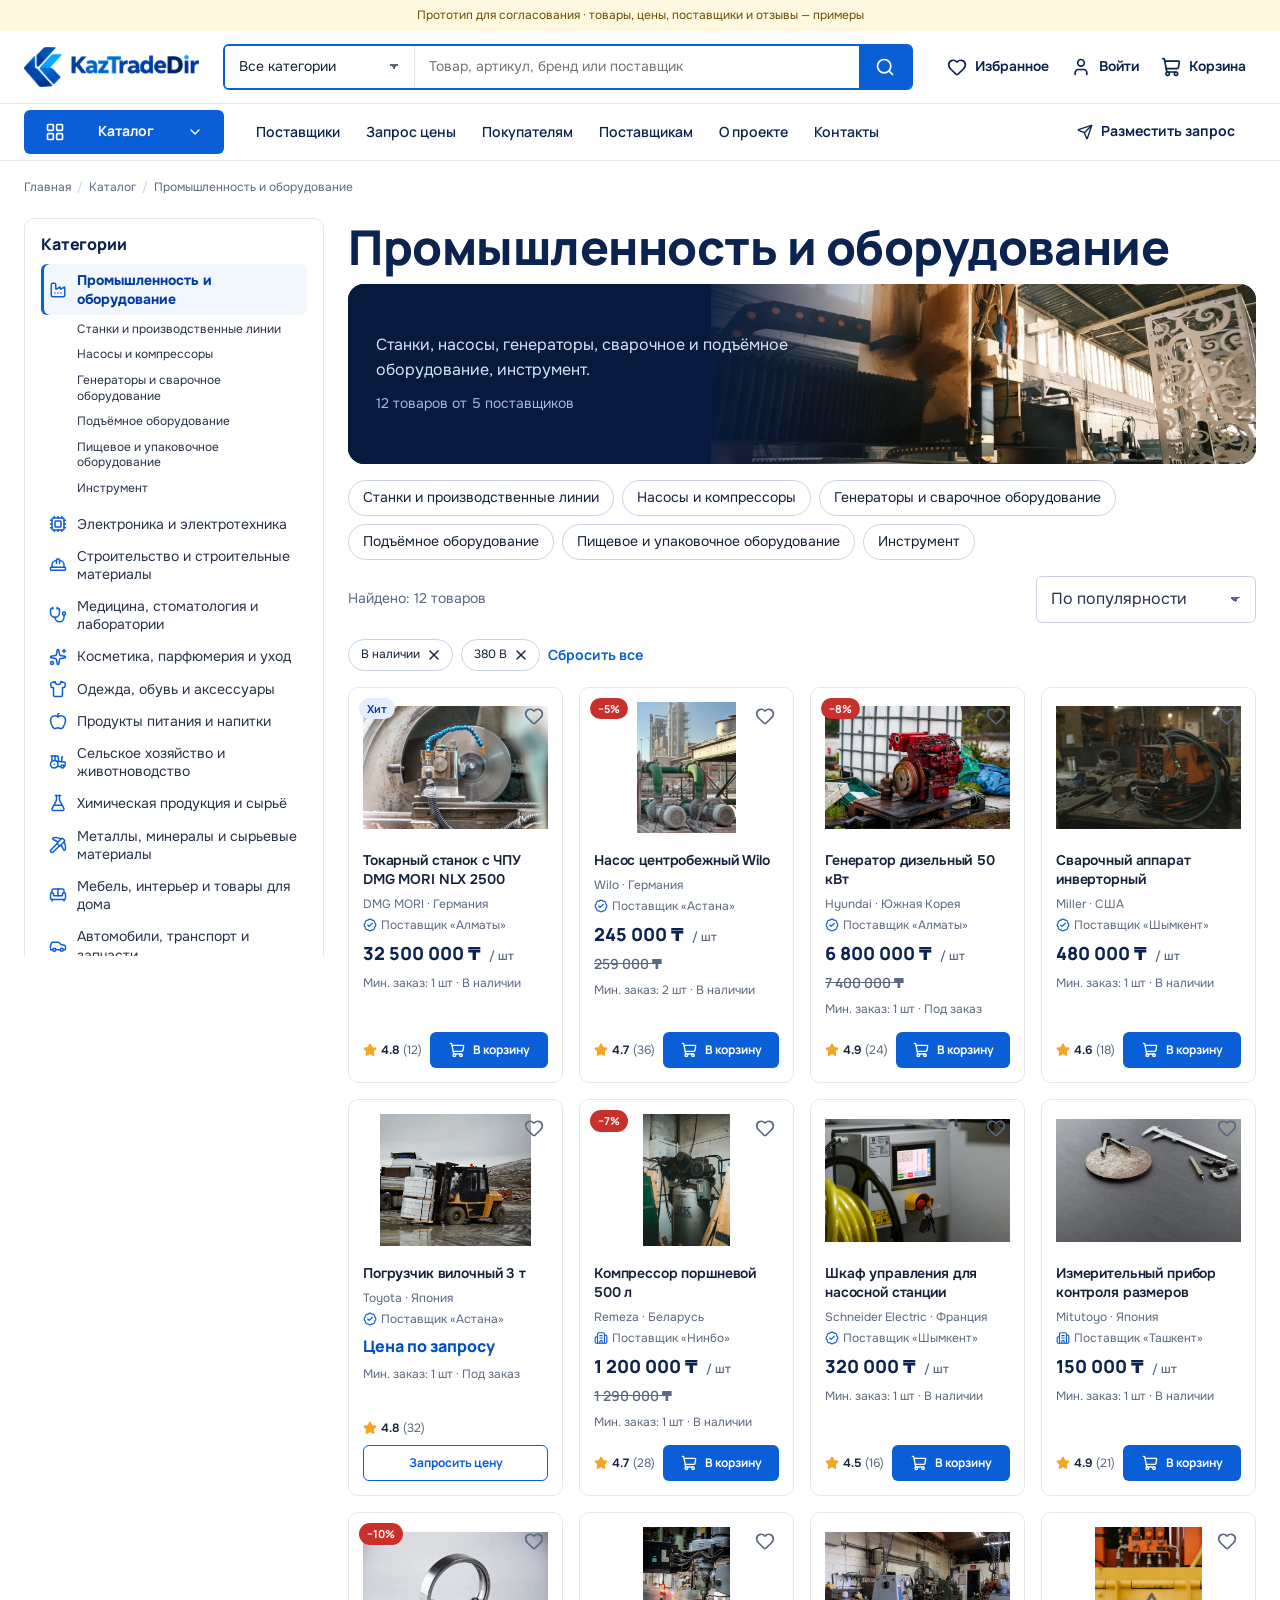
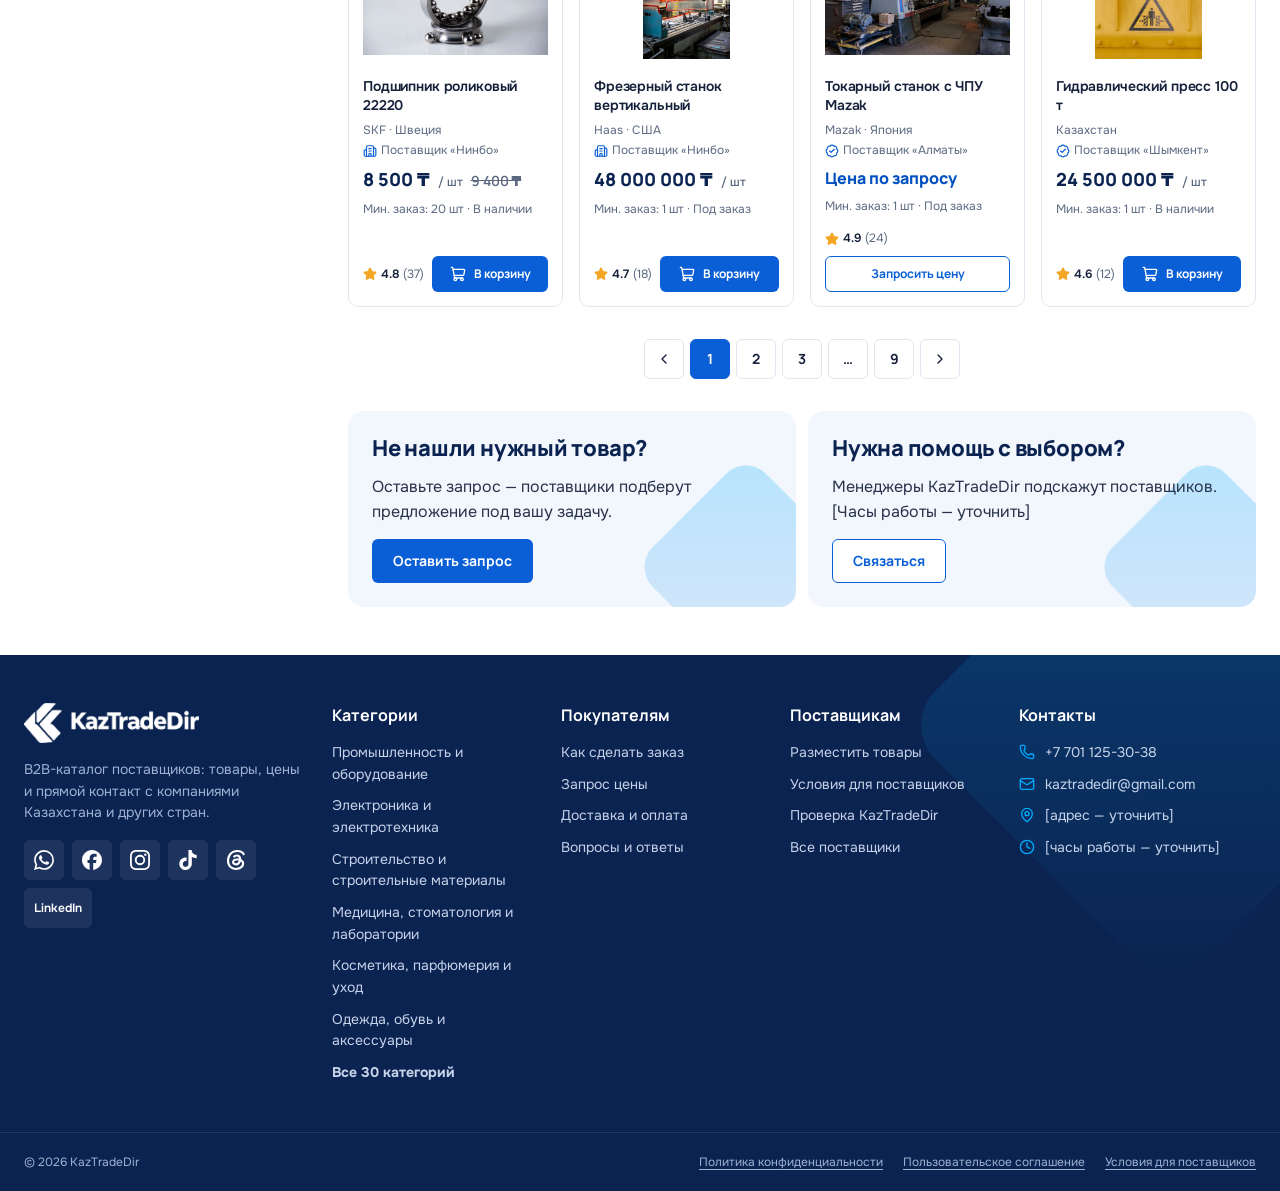
<file: catalog.html>
<!doctype html>
<html lang="ru">
<head>
	<meta charset="utf-8">
	<meta name="viewport" content="width=device-width, initial-scale=1">
	<title>Промышленность и оборудование — каталог KazTradeDir</title>
	<meta name="description" content="Станки, насосы, генераторы и промышленное оборудование от поставщиков Казахстана и других стран.">
	<meta name="robots" content="noindex, nofollow">
	<link rel="icon" href="assets/img/favicon-32.png" sizes="32x32">
	<link rel="apple-touch-icon" href="assets/img/apple-touch-icon.png">
	<link rel="preconnect" href="https://fonts.googleapis.com">
	<link rel="preconnect" href="https://fonts.gstatic.com" crossorigin>
	<link rel="stylesheet" href="https://fonts.googleapis.com/css2?family=Manrope:wght@600;700;800&family=Onest:wght@400;500;600;700&display=swap">
	<link rel="stylesheet" href="assets/css/tokens.css?v=0.5.3">
	<link rel="stylesheet" href="assets/css/base.css?v=0.5.3">
	<link rel="stylesheet" href="assets/css/components.css?v=0.5.3">
	<link rel="stylesheet" href="assets/css/layout.css?v=0.5.3">
	<link rel="stylesheet" href="assets/css/pages.css?v=0.5.3">
	<link rel="stylesheet" href="assets/css/suppliers.css?v=0.5.3">
	<link rel="stylesheet" href="assets/css/commerce.css?v=0.5.3">
	<link rel="stylesheet" href="assets/css/content.css?v=0.5.3">
	<script>window.gtranslateSettings = {"default_language":"ru","languages":["ru","kk","en","zh-CN"],"native_language_names":true,"wrapper_selector":".ktd-gt","select_language_label":"Язык"};</script>
	<script src="https://cdn.gtranslate.net/widgets/latest/dropdown.js" defer></script>
	<script type="module" src="assets/js/main.js?v=0.5.3"></script>
</head>
<body>
<div class="proto-bar">Прототип для согласования · товары, цены, поставщики и отзывы — примеры</div>
<a class="skip-link" href="#main">Перейти к содержимому</a>
<header class="site-header">
	<div class="container header-main">
		<button class="icon-btn header-burger" type="button" data-drawer-open="mobile-nav" aria-controls="mobile-nav" aria-expanded="false" aria-label="Открыть меню"><svg class="icon" aria-hidden="true"><use href="assets/icons.svg#i-menu"></use></svg></button>
		<a class="site-logo" href="index.html" aria-label="KazTradeDir — на главную"><img src="assets/img/logo.png" alt="KazTradeDir" width="175" height="40"></a>
		<form class="header-search" role="search" action="search.html">
			<label class="visually-hidden" for="search-cat">Категория поиска</label>
			<select class="select header-search__cat" id="search-cat" name="product_cat"><option value="">Все категории</option><option value="promyshlennost-i-oborudovanie">Промышленность и оборудование</option><option value="elektronika-i-elektrotehnika">Электроника и электротехника</option><option value="stroitelstvo-i-stroymaterialy">Строительство и строительные материалы</option><option value="meditsina-i-laboratorii">Медицина, стоматология и лаборатории</option><option value="kosmetika-i-parfyumeriya">Косметика, парфюмерия и уход</option><option value="odezhda-obuv-aksessuary">Одежда, обувь и аксессуары</option><option value="produkty-pitaniya-i-napitki">Продукты питания и напитки</option><option value="selskoe-hozyaystvo">Сельское хозяйство и животноводство</option><option value="himicheskaya-produktsiya">Химическая продукция и сырьё</option><option value="metally-i-mineraly">Металлы, минералы и сырьевые материалы</option><option value="mebel-i-tovary-dlya-doma">Мебель, интерьер и товары для дома</option><option value="avto-transport-zapchasti">Автомобили, транспорт и запчасти</option><option value="energetika">Энергетика и электрогенерация</option><option value="skladskoe-i-torgovoe-oborudovanie">Складское и торговое оборудование</option><option value="tekstil-i-tkani">Текстиль, ткани и материалы для производства</option><option value="nauka-i-izmereniya">Наука, измерения и контроль качества</option><option value="sport-otdyh-turizm">Спорт, отдых и туризм</option><option value="detskie-tovary">Детские товары, игрушки и образование</option><option value="oborudovanie-dlya-biznesa">Оборудование для бизнеса и сферы услуг</option><option value="bezopasnost-i-svyaz">Безопасность и связь</option><option value="vodosnabzhenie-otoplenie-ventilyatsiya">Водоснабжение, отопление и вентиляция</option><option value="bumaga-poligrafiya-ofis">Бумага, полиграфия и офисные товары</option><option value="tovary-dlya-zhivotnyh">Товары для животных</option><option value="ekologiya-i-pererabotka">Экология, переработка и очистка</option><option value="bytovaya-tehnika">Бытовая техника и товары повседневного спроса</option><option value="zapchasti-i-komplektuyushchie">Запасные части и комплектующие</option><option value="syre-i-polufabrikaty">Сырьё и полуфабрикаты для производства</option><option value="yuvelirnye-izdeliya">Ювелирные изделия и предметы роскоши</option><option value="muzyka-zvuk-razvlecheniya">Музыка, звук и развлечения</option><option value="robototehnika-i-avtomatizatsiya">Робототехника, автоматизация и новые технологии</option></select>
			<label class="visually-hidden" for="search-q">Поиск</label>
			<input class="header-search__input" id="search-q" type="search" name="s" placeholder="Товар, артикул, бренд или поставщик" autocomplete="off">
			<button class="header-search__btn" type="submit" aria-label="Найти"><svg class="icon" aria-hidden="true"><use href="assets/icons.svg#i-search"></use></svg></button>
		</form>
		<nav class="header-actions" aria-label="Личное">
			<a class="header-action header-action--fav" href="favorites.html"><svg class="icon" aria-hidden="true"><use href="assets/icons.svg#i-heart"></use></svg><span class="header-action__label">Избранное</span><span class="counter" data-fav-count></span></a>
			<a class="header-action header-action--account" href="login.html"><svg class="icon" aria-hidden="true"><use href="assets/icons.svg#i-user"></use></svg><span class="header-action__label">Войти</span></a>
			<a class="header-action" href="cart.html"><svg class="icon" aria-hidden="true"><use href="assets/icons.svg#i-shopping-cart"></use></svg><span class="header-action__label">Корзина</span><span class="counter" data-cart-count></span></a>
		</nav>
	</div>
	<div class="header-nav">
		<div class="container header-nav__inner">
			<button class="btn catalog-toggle" type="button" aria-expanded="false" aria-controls="mega-menu"><svg class="icon" aria-hidden="true"><use href="assets/icons.svg#i-layout-grid"></use></svg><span>Каталог</span><svg class="icon icon--sm catalog-toggle__chevron" aria-hidden="true"><use href="assets/icons.svg#i-chevron-down"></use></svg></button>
			<nav class="main-menu" aria-label="Основное меню"><a href="suppliers.html">Поставщики</a><a href="rfq.html">Запрос цены</a><a href="faq.html">Покупателям</a><a href="become-supplier.html">Поставщикам</a><a href="#">О проекте</a><a href="#">Контакты</a></nav>
			<div class="lang-switch"><div class="ktd-gt"></div></div>
			<button class="btn btn--ghost header-nav__rfq" type="button" data-rfq-open=""><svg class="icon icon--sm" aria-hidden="true"><use href="assets/icons.svg#i-send"></use></svg>Разместить запрос</button>
		</div>
	</div>
	<div class="mega" id="mega-menu" hidden>
		<div class="container mega__inner">
			<nav class="mega__cats" aria-label="Категории каталога"><a class="mega__cat is-active" href="catalog.html" data-panel="mega-promyshlennost-i-oborudovanie"><svg class="icon" aria-hidden="true"><use href="assets/icons.svg#i-factory"></use></svg><span>Промышленность и оборудование</span><svg class="icon icon--sm" aria-hidden="true"><use href="assets/icons.svg#i-chevron-right"></use></svg></a><a class="mega__cat" href="catalog.html" data-panel="mega-elektronika-i-elektrotehnika"><svg class="icon" aria-hidden="true"><use href="assets/icons.svg#i-cpu"></use></svg><span>Электроника и электротехника</span><svg class="icon icon--sm" aria-hidden="true"><use href="assets/icons.svg#i-chevron-right"></use></svg></a><a class="mega__cat" href="catalog.html" data-panel="mega-stroitelstvo-i-stroymaterialy"><svg class="icon" aria-hidden="true"><use href="assets/icons.svg#i-hard-hat"></use></svg><span>Строительство и строительные материалы</span><svg class="icon icon--sm" aria-hidden="true"><use href="assets/icons.svg#i-chevron-right"></use></svg></a><a class="mega__cat" href="catalog.html" data-panel="mega-meditsina-i-laboratorii"><svg class="icon" aria-hidden="true"><use href="assets/icons.svg#i-stethoscope"></use></svg><span>Медицина, стоматология и лаборатории</span><svg class="icon icon--sm" aria-hidden="true"><use href="assets/icons.svg#i-chevron-right"></use></svg></a><a class="mega__cat" href="catalog.html" data-panel="mega-kosmetika-i-parfyumeriya"><svg class="icon" aria-hidden="true"><use href="assets/icons.svg#i-sparkles"></use></svg><span>Косметика, парфюмерия и уход</span><svg class="icon icon--sm" aria-hidden="true"><use href="assets/icons.svg#i-chevron-right"></use></svg></a><a class="mega__cat" href="catalog.html" data-panel="mega-odezhda-obuv-aksessuary"><svg class="icon" aria-hidden="true"><use href="assets/icons.svg#i-shirt"></use></svg><span>Одежда, обувь и аксессуары</span><svg class="icon icon--sm" aria-hidden="true"><use href="assets/icons.svg#i-chevron-right"></use></svg></a><a class="mega__cat" href="catalog.html" data-panel="mega-produkty-pitaniya-i-napitki"><svg class="icon" aria-hidden="true"><use href="assets/icons.svg#i-apple"></use></svg><span>Продукты питания и напитки</span><svg class="icon icon--sm" aria-hidden="true"><use href="assets/icons.svg#i-chevron-right"></use></svg></a><a class="mega__cat" href="catalog.html" data-panel="mega-selskoe-hozyaystvo"><svg class="icon" aria-hidden="true"><use href="assets/icons.svg#i-tractor"></use></svg><span>Сельское хозяйство и животноводство</span><svg class="icon icon--sm" aria-hidden="true"><use href="assets/icons.svg#i-chevron-right"></use></svg></a><a class="mega__cat" href="catalog.html" data-panel="mega-himicheskaya-produktsiya"><svg class="icon" aria-hidden="true"><use href="assets/icons.svg#i-flask-conical"></use></svg><span>Химическая продукция и сырьё</span><svg class="icon icon--sm" aria-hidden="true"><use href="assets/icons.svg#i-chevron-right"></use></svg></a><a class="mega__cat" href="catalog.html" data-panel="mega-metally-i-mineraly"><svg class="icon" aria-hidden="true"><use href="assets/icons.svg#i-pickaxe"></use></svg><span>Металлы, минералы и сырьевые материалы</span><svg class="icon icon--sm" aria-hidden="true"><use href="assets/icons.svg#i-chevron-right"></use></svg></a><a class="mega__cat" href="catalog.html" data-panel="mega-mebel-i-tovary-dlya-doma"><svg class="icon" aria-hidden="true"><use href="assets/icons.svg#i-sofa"></use></svg><span>Мебель, интерьер и товары для дома</span><svg class="icon icon--sm" aria-hidden="true"><use href="assets/icons.svg#i-chevron-right"></use></svg></a><a class="mega__cat" href="catalog.html" data-panel="mega-avto-transport-zapchasti"><svg class="icon" aria-hidden="true"><use href="assets/icons.svg#i-car"></use></svg><span>Автомобили, транспорт и запчасти</span><svg class="icon icon--sm" aria-hidden="true"><use href="assets/icons.svg#i-chevron-right"></use></svg></a><a class="mega__cat" href="catalog.html" data-panel="mega-energetika"><svg class="icon" aria-hidden="true"><use href="assets/icons.svg#i-zap"></use></svg><span>Энергетика и электрогенерация</span><svg class="icon icon--sm" aria-hidden="true"><use href="assets/icons.svg#i-chevron-right"></use></svg></a><a class="mega__cat" href="catalog.html" data-panel="mega-skladskoe-i-torgovoe-oborudovanie"><svg class="icon" aria-hidden="true"><use href="assets/icons.svg#i-warehouse"></use></svg><span>Складское и торговое оборудование</span><svg class="icon icon--sm" aria-hidden="true"><use href="assets/icons.svg#i-chevron-right"></use></svg></a><a class="mega__cat" href="catalog.html" data-panel="mega-tekstil-i-tkani"><svg class="icon" aria-hidden="true"><use href="assets/icons.svg#i-scissors"></use></svg><span>Текстиль, ткани и материалы для производства</span><svg class="icon icon--sm" aria-hidden="true"><use href="assets/icons.svg#i-chevron-right"></use></svg></a><a class="mega__cat" href="catalog.html" data-panel="mega-nauka-i-izmereniya"><svg class="icon" aria-hidden="true"><use href="assets/icons.svg#i-microscope"></use></svg><span>Наука, измерения и контроль качества</span><svg class="icon icon--sm" aria-hidden="true"><use href="assets/icons.svg#i-chevron-right"></use></svg></a><a class="mega__cat" href="catalog.html" data-panel="mega-sport-otdyh-turizm"><svg class="icon" aria-hidden="true"><use href="assets/icons.svg#i-dumbbell"></use></svg><span>Спорт, отдых и туризм</span><svg class="icon icon--sm" aria-hidden="true"><use href="assets/icons.svg#i-chevron-right"></use></svg></a><a class="mega__cat" href="catalog.html" data-panel="mega-detskie-tovary"><svg class="icon" aria-hidden="true"><use href="assets/icons.svg#i-baby"></use></svg><span>Детские товары, игрушки и образование</span><svg class="icon icon--sm" aria-hidden="true"><use href="assets/icons.svg#i-chevron-right"></use></svg></a><a class="mega__cat" href="catalog.html" data-panel="mega-oborudovanie-dlya-biznesa"><svg class="icon" aria-hidden="true"><use href="assets/icons.svg#i-briefcase-business"></use></svg><span>Оборудование для бизнеса и сферы услуг</span><svg class="icon icon--sm" aria-hidden="true"><use href="assets/icons.svg#i-chevron-right"></use></svg></a><a class="mega__cat" href="catalog.html" data-panel="mega-bezopasnost-i-svyaz"><svg class="icon" aria-hidden="true"><use href="assets/icons.svg#i-shield"></use></svg><span>Безопасность и связь</span><svg class="icon icon--sm" aria-hidden="true"><use href="assets/icons.svg#i-chevron-right"></use></svg></a><a class="mega__cat" href="catalog.html" data-panel="mega-vodosnabzhenie-otoplenie-ventilyatsiya"><svg class="icon" aria-hidden="true"><use href="assets/icons.svg#i-droplets"></use></svg><span>Водоснабжение, отопление и вентиляция</span><svg class="icon icon--sm" aria-hidden="true"><use href="assets/icons.svg#i-chevron-right"></use></svg></a><a class="mega__cat" href="catalog.html" data-panel="mega-bumaga-poligrafiya-ofis"><svg class="icon" aria-hidden="true"><use href="assets/icons.svg#i-printer"></use></svg><span>Бумага, полиграфия и офисные товары</span><svg class="icon icon--sm" aria-hidden="true"><use href="assets/icons.svg#i-chevron-right"></use></svg></a><a class="mega__cat" href="catalog.html" data-panel="mega-tovary-dlya-zhivotnyh"><svg class="icon" aria-hidden="true"><use href="assets/icons.svg#i-paw-print"></use></svg><span>Товары для животных</span><svg class="icon icon--sm" aria-hidden="true"><use href="assets/icons.svg#i-chevron-right"></use></svg></a><a class="mega__cat" href="catalog.html" data-panel="mega-ekologiya-i-pererabotka"><svg class="icon" aria-hidden="true"><use href="assets/icons.svg#i-recycle"></use></svg><span>Экология, переработка и очистка</span><svg class="icon icon--sm" aria-hidden="true"><use href="assets/icons.svg#i-chevron-right"></use></svg></a><a class="mega__cat" href="catalog.html" data-panel="mega-bytovaya-tehnika"><svg class="icon" aria-hidden="true"><use href="assets/icons.svg#i-washing-machine"></use></svg><span>Бытовая техника и товары повседневного спроса</span><svg class="icon icon--sm" aria-hidden="true"><use href="assets/icons.svg#i-chevron-right"></use></svg></a><a class="mega__cat" href="catalog.html" data-panel="mega-zapchasti-i-komplektuyushchie"><svg class="icon" aria-hidden="true"><use href="assets/icons.svg#i-cog"></use></svg><span>Запасные части и комплектующие</span><svg class="icon icon--sm" aria-hidden="true"><use href="assets/icons.svg#i-chevron-right"></use></svg></a><a class="mega__cat" href="catalog.html" data-panel="mega-syre-i-polufabrikaty"><svg class="icon" aria-hidden="true"><use href="assets/icons.svg#i-boxes"></use></svg><span>Сырьё и полуфабрикаты для производства</span><svg class="icon icon--sm" aria-hidden="true"><use href="assets/icons.svg#i-chevron-right"></use></svg></a><a class="mega__cat" href="catalog.html" data-panel="mega-yuvelirnye-izdeliya"><svg class="icon" aria-hidden="true"><use href="assets/icons.svg#i-gem"></use></svg><span>Ювелирные изделия и предметы роскоши</span><svg class="icon icon--sm" aria-hidden="true"><use href="assets/icons.svg#i-chevron-right"></use></svg></a><a class="mega__cat" href="catalog.html" data-panel="mega-muzyka-zvuk-razvlecheniya"><svg class="icon" aria-hidden="true"><use href="assets/icons.svg#i-music"></use></svg><span>Музыка, звук и развлечения</span><svg class="icon icon--sm" aria-hidden="true"><use href="assets/icons.svg#i-chevron-right"></use></svg></a><a class="mega__cat" href="catalog.html" data-panel="mega-robototehnika-i-avtomatizatsiya"><svg class="icon" aria-hidden="true"><use href="assets/icons.svg#i-bot"></use></svg><span>Робототехника, автоматизация и новые технологии</span><svg class="icon icon--sm" aria-hidden="true"><use href="assets/icons.svg#i-chevron-right"></use></svg></a></nav>
			<div><div class="mega__panel" id="mega-promyshlennost-i-oborudovanie"><h3><svg class="icon icon--lg" aria-hidden="true"><use href="assets/icons.svg#i-factory"></use></svg>Промышленность и оборудование</h3><div class="mega__subs"><a href="catalog.html">Станки и производственные линии</a><a href="catalog.html">Насосы и компрессоры</a><a href="catalog.html">Генераторы и сварочное оборудование</a><a href="catalog.html">Подъёмное оборудование</a><a href="catalog.html">Пищевое и упаковочное оборудование</a><a href="catalog.html">Инструмент</a></div><a class="mega__all" href="catalog.html">Все товары категории <svg class="icon icon--sm" aria-hidden="true"><use href="assets/icons.svg#i-arrow-right"></use></svg></a></div><div class="mega__panel" id="mega-elektronika-i-elektrotehnika" hidden><h3><svg class="icon icon--lg" aria-hidden="true"><use href="assets/icons.svg#i-cpu"></use></svg>Электроника и электротехника</h3><div class="mega__subs"><a href="catalog.html">Кабель и провод</a><a href="catalog.html">Электрощитовое оборудование</a><a href="catalog.html">Освещение</a><a href="catalog.html">Электроустановочные изделия</a><a href="catalog.html">Компьютеры и оргтехника</a><a href="catalog.html">Электронные компоненты</a></div><a class="mega__all" href="catalog.html">Все товары категории <svg class="icon icon--sm" aria-hidden="true"><use href="assets/icons.svg#i-arrow-right"></use></svg></a></div><div class="mega__panel" id="mega-stroitelstvo-i-stroymaterialy" hidden><h3><svg class="icon icon--lg" aria-hidden="true"><use href="assets/icons.svg#i-hard-hat"></use></svg>Строительство и строительные материалы</h3><div class="mega__subs"><a href="catalog.html">Цемент и сухие смеси</a><a href="catalog.html">Кирпич и блоки</a><a href="catalog.html">Металлопрокат для стройки</a><a href="catalog.html">Кровля и фасад</a><a href="catalog.html">Изоляция</a><a href="catalog.html">Отделочные материалы</a><a href="catalog.html">Строительная техника</a></div><a class="mega__all" href="catalog.html">Все товары категории <svg class="icon icon--sm" aria-hidden="true"><use href="assets/icons.svg#i-arrow-right"></use></svg></a></div><div class="mega__panel" id="mega-meditsina-i-laboratorii" hidden><h3><svg class="icon icon--lg" aria-hidden="true"><use href="assets/icons.svg#i-stethoscope"></use></svg>Медицина, стоматология и лаборатории</h3><div class="mega__subs"><a href="catalog.html">Медицинское оборудование</a><a href="catalog.html">Стоматология</a><a href="catalog.html">Лабораторное оборудование</a><a href="catalog.html">Расходные материалы</a><a href="catalog.html">Средства защиты</a><a href="catalog.html">Мебель для клиник</a></div><a class="mega__all" href="catalog.html">Все товары категории <svg class="icon icon--sm" aria-hidden="true"><use href="assets/icons.svg#i-arrow-right"></use></svg></a></div><div class="mega__panel" id="mega-kosmetika-i-parfyumeriya" hidden><h3><svg class="icon icon--lg" aria-hidden="true"><use href="assets/icons.svg#i-sparkles"></use></svg>Косметика, парфюмерия и уход</h3><div class="mega__subs"><a href="catalog.html">Уход за кожей</a><a href="catalog.html">Уход за волосами</a><a href="catalog.html">Декоративная косметика</a><a href="catalog.html">Парфюмерия</a><a href="catalog.html">Профессиональная косметика</a></div><a class="mega__all" href="catalog.html">Все товары категории <svg class="icon icon--sm" aria-hidden="true"><use href="assets/icons.svg#i-arrow-right"></use></svg></a></div><div class="mega__panel" id="mega-odezhda-obuv-aksessuary" hidden><h3><svg class="icon icon--lg" aria-hidden="true"><use href="assets/icons.svg#i-shirt"></use></svg>Одежда, обувь и аксессуары</h3><div class="mega__subs"><a href="catalog.html">Спецодежда и СИЗ</a><a href="catalog.html">Мужская одежда</a><a href="catalog.html">Женская одежда</a><a href="catalog.html">Детская одежда</a><a href="catalog.html">Обувь</a><a href="catalog.html">Аксессуары</a></div><a class="mega__all" href="catalog.html">Все товары категории <svg class="icon icon--sm" aria-hidden="true"><use href="assets/icons.svg#i-arrow-right"></use></svg></a></div><div class="mega__panel" id="mega-produkty-pitaniya-i-napitki" hidden><h3><svg class="icon icon--lg" aria-hidden="true"><use href="assets/icons.svg#i-apple"></use></svg>Продукты питания и напитки</h3><div class="mega__subs"><a href="catalog.html">Мясо и птица</a><a href="catalog.html">Молочная продукция</a><a href="catalog.html">Бакалея и крупы</a><a href="catalog.html">Кондитерские изделия</a><a href="catalog.html">Напитки</a><a href="catalog.html">Фрукты и овощи</a></div><a class="mega__all" href="catalog.html">Все товары категории <svg class="icon icon--sm" aria-hidden="true"><use href="assets/icons.svg#i-arrow-right"></use></svg></a></div><div class="mega__panel" id="mega-selskoe-hozyaystvo" hidden><h3><svg class="icon icon--lg" aria-hidden="true"><use href="assets/icons.svg#i-tractor"></use></svg>Сельское хозяйство и животноводство</h3><div class="mega__subs"><a href="catalog.html">Сельхозтехника</a><a href="catalog.html">Семена и саженцы</a><a href="catalog.html">Удобрения и СЗР</a><a href="catalog.html">Корма и добавки</a><a href="catalog.html">Оборудование для ферм</a><a href="catalog.html">Поливные системы</a></div><a class="mega__all" href="catalog.html">Все товары категории <svg class="icon icon--sm" aria-hidden="true"><use href="assets/icons.svg#i-arrow-right"></use></svg></a></div><div class="mega__panel" id="mega-himicheskaya-produktsiya" hidden><h3><svg class="icon icon--lg" aria-hidden="true"><use href="assets/icons.svg#i-flask-conical"></use></svg>Химическая продукция и сырьё</h3><div class="mega__subs"><a href="catalog.html">Промышленная химия</a><a href="catalog.html">Лакокрасочные материалы</a><a href="catalog.html">Бытовая химия</a><a href="catalog.html">Полимеры и пластмассы</a><a href="catalog.html">Реактивы</a></div><a class="mega__all" href="catalog.html">Все товары категории <svg class="icon icon--sm" aria-hidden="true"><use href="assets/icons.svg#i-arrow-right"></use></svg></a></div><div class="mega__panel" id="mega-metally-i-mineraly" hidden><h3><svg class="icon icon--lg" aria-hidden="true"><use href="assets/icons.svg#i-pickaxe"></use></svg>Металлы, минералы и сырьевые материалы</h3><div class="mega__subs"><a href="catalog.html">Чёрный металлопрокат</a><a href="catalog.html">Цветные металлы</a><a href="catalog.html">Трубы</a><a href="catalog.html">Метизы</a><a href="catalog.html">Нерудные материалы</a><a href="catalog.html">Руды и концентраты</a></div><a class="mega__all" href="catalog.html">Все товары категории <svg class="icon icon--sm" aria-hidden="true"><use href="assets/icons.svg#i-arrow-right"></use></svg></a></div><div class="mega__panel" id="mega-mebel-i-tovary-dlya-doma" hidden><h3><svg class="icon icon--lg" aria-hidden="true"><use href="assets/icons.svg#i-sofa"></use></svg>Мебель, интерьер и товары для дома</h3><div class="mega__subs"><a href="catalog.html">Офисная мебель</a><a href="catalog.html">Мебель для дома</a><a href="catalog.html">Мебель для HoReCa</a><a href="catalog.html">Текстиль для дома</a><a href="catalog.html">Посуда</a><a href="catalog.html">Декор</a></div><a class="mega__all" href="catalog.html">Все товары категории <svg class="icon icon--sm" aria-hidden="true"><use href="assets/icons.svg#i-arrow-right"></use></svg></a></div><div class="mega__panel" id="mega-avto-transport-zapchasti" hidden><h3><svg class="icon icon--lg" aria-hidden="true"><use href="assets/icons.svg#i-car"></use></svg>Автомобили, транспорт и запчасти</h3><div class="mega__subs"><a href="catalog.html">Легковые автомобили</a><a href="catalog.html">Грузовой транспорт</a><a href="catalog.html">Спецтехника</a><a href="catalog.html">Шины и диски</a><a href="catalog.html">Масла и автохимия</a><a href="catalog.html">Автоаксессуары</a></div><a class="mega__all" href="catalog.html">Все товары категории <svg class="icon icon--sm" aria-hidden="true"><use href="assets/icons.svg#i-arrow-right"></use></svg></a></div><div class="mega__panel" id="mega-energetika" hidden><h3><svg class="icon icon--lg" aria-hidden="true"><use href="assets/icons.svg#i-zap"></use></svg>Энергетика и электрогенерация</h3><div class="mega__subs"><a href="catalog.html">Генераторы и электростанции</a><a href="catalog.html">Солнечная энергетика</a><a href="catalog.html">ИБП и стабилизаторы</a><a href="catalog.html">Трансформаторы</a><a href="catalog.html">Аккумуляторы</a></div><a class="mega__all" href="catalog.html">Все товары категории <svg class="icon icon--sm" aria-hidden="true"><use href="assets/icons.svg#i-arrow-right"></use></svg></a></div><div class="mega__panel" id="mega-skladskoe-i-torgovoe-oborudovanie" hidden><h3><svg class="icon icon--lg" aria-hidden="true"><use href="assets/icons.svg#i-warehouse"></use></svg>Складское и торговое оборудование</h3><div class="mega__subs"><a href="catalog.html">Стеллажи</a><a href="catalog.html">Складская техника</a><a href="catalog.html">Торговое оборудование</a><a href="catalog.html">Холодильное оборудование</a><a href="catalog.html">Весы</a><a href="catalog.html">Упаковка</a></div><a class="mega__all" href="catalog.html">Все товары категории <svg class="icon icon--sm" aria-hidden="true"><use href="assets/icons.svg#i-arrow-right"></use></svg></a></div><div class="mega__panel" id="mega-tekstil-i-tkani" hidden><h3><svg class="icon icon--lg" aria-hidden="true"><use href="assets/icons.svg#i-scissors"></use></svg>Текстиль, ткани и материалы для производства</h3><div class="mega__subs"><a href="catalog.html">Ткани</a><a href="catalog.html">Нитки и фурнитура</a><a href="catalog.html">Нетканые материалы</a><a href="catalog.html">Технический текстиль</a><a href="catalog.html">Кожа и кожзаменители</a></div><a class="mega__all" href="catalog.html">Все товары категории <svg class="icon icon--sm" aria-hidden="true"><use href="assets/icons.svg#i-arrow-right"></use></svg></a></div><div class="mega__panel" id="mega-nauka-i-izmereniya" hidden><h3><svg class="icon icon--lg" aria-hidden="true"><use href="assets/icons.svg#i-microscope"></use></svg>Наука, измерения и контроль качества</h3><div class="mega__subs"><a href="catalog.html">Измерительные приборы</a><a href="catalog.html">Лабораторные анализаторы</a><a href="catalog.html">Неразрушающий контроль</a><a href="catalog.html">Метрология и калибровка</a><a href="catalog.html">Геодезическое оборудование</a></div><a class="mega__all" href="catalog.html">Все товары категории <svg class="icon icon--sm" aria-hidden="true"><use href="assets/icons.svg#i-arrow-right"></use></svg></a></div><div class="mega__panel" id="mega-sport-otdyh-turizm" hidden><h3><svg class="icon icon--lg" aria-hidden="true"><use href="assets/icons.svg#i-dumbbell"></use></svg>Спорт, отдых и туризм</h3><div class="mega__subs"><a href="catalog.html">Тренажёры</a><a href="catalog.html">Спортивный инвентарь</a><a href="catalog.html">Туризм и кемпинг</a><a href="catalog.html">Оборудование для площадок</a></div><a class="mega__all" href="catalog.html">Все товары категории <svg class="icon icon--sm" aria-hidden="true"><use href="assets/icons.svg#i-arrow-right"></use></svg></a></div><div class="mega__panel" id="mega-detskie-tovary" hidden><h3><svg class="icon icon--lg" aria-hidden="true"><use href="assets/icons.svg#i-baby"></use></svg>Детские товары, игрушки и образование</h3><div class="mega__subs"><a href="catalog.html">Игрушки</a><a href="catalog.html">Детская мебель</a><a href="catalog.html">Учебное оборудование</a><a href="catalog.html">Канцтовары для школы</a></div><a class="mega__all" href="catalog.html">Все товары категории <svg class="icon icon--sm" aria-hidden="true"><use href="assets/icons.svg#i-arrow-right"></use></svg></a></div><div class="mega__panel" id="mega-oborudovanie-dlya-biznesa" hidden><h3><svg class="icon icon--lg" aria-hidden="true"><use href="assets/icons.svg#i-briefcase-business"></use></svg>Оборудование для бизнеса и сферы услуг</h3><div class="mega__subs"><a href="catalog.html">Оборудование для HoReCa</a><a href="catalog.html">Клининг</a><a href="catalog.html">Прачечное оборудование</a><a href="catalog.html">Салоны красоты</a><a href="catalog.html">Кассы и POS</a></div><a class="mega__all" href="catalog.html">Все товары категории <svg class="icon icon--sm" aria-hidden="true"><use href="assets/icons.svg#i-arrow-right"></use></svg></a></div><div class="mega__panel" id="mega-bezopasnost-i-svyaz" hidden><h3><svg class="icon icon--lg" aria-hidden="true"><use href="assets/icons.svg#i-shield"></use></svg>Безопасность и связь</h3><div class="mega__subs"><a href="catalog.html">Видеонаблюдение</a><a href="catalog.html">Охранная и пожарная сигнализация</a><a href="catalog.html">Контроль доступа</a><a href="catalog.html">Сетевое и телеком-оборудование</a><a href="catalog.html">Пожаротушение</a></div><a class="mega__all" href="catalog.html">Все товары категории <svg class="icon icon--sm" aria-hidden="true"><use href="assets/icons.svg#i-arrow-right"></use></svg></a></div><div class="mega__panel" id="mega-vodosnabzhenie-otoplenie-ventilyatsiya" hidden><h3><svg class="icon icon--lg" aria-hidden="true"><use href="assets/icons.svg#i-droplets"></use></svg>Водоснабжение, отопление и вентиляция</h3><div class="mega__subs"><a href="catalog.html">Котлы и отопление</a><a href="catalog.html">Насосы для воды</a><a href="catalog.html">Трубы и фитинги</a><a href="catalog.html">Вентиляция и кондиционирование</a><a href="catalog.html">Водоочистка</a><a href="catalog.html">Сантехника</a></div><a class="mega__all" href="catalog.html">Все товары категории <svg class="icon icon--sm" aria-hidden="true"><use href="assets/icons.svg#i-arrow-right"></use></svg></a></div><div class="mega__panel" id="mega-bumaga-poligrafiya-ofis" hidden><h3><svg class="icon icon--lg" aria-hidden="true"><use href="assets/icons.svg#i-printer"></use></svg>Бумага, полиграфия и офисные товары</h3><div class="mega__subs"><a href="catalog.html">Бумага и картон</a><a href="catalog.html">Полиграфическое оборудование</a><a href="catalog.html">Канцелярия</a><a href="catalog.html">Расходники для печати</a></div><a class="mega__all" href="catalog.html">Все товары категории <svg class="icon icon--sm" aria-hidden="true"><use href="assets/icons.svg#i-arrow-right"></use></svg></a></div><div class="mega__panel" id="mega-tovary-dlya-zhivotnyh" hidden><h3><svg class="icon icon--lg" aria-hidden="true"><use href="assets/icons.svg#i-paw-print"></use></svg>Товары для животных</h3><div class="mega__subs"><a href="catalog.html">Корма</a><a href="catalog.html">Ветеринарные препараты</a><a href="catalog.html">Аксессуары и амуниция</a><a href="catalog.html">Зоогигиена</a></div><a class="mega__all" href="catalog.html">Все товары категории <svg class="icon icon--sm" aria-hidden="true"><use href="assets/icons.svg#i-arrow-right"></use></svg></a></div><div class="mega__panel" id="mega-ekologiya-i-pererabotka" hidden><h3><svg class="icon icon--lg" aria-hidden="true"><use href="assets/icons.svg#i-recycle"></use></svg>Экология, переработка и очистка</h3><div class="mega__subs"><a href="catalog.html">Оборудование для переработки</a><a href="catalog.html">Очистные сооружения</a><a href="catalog.html">Контейнеры для отходов</a><a href="catalog.html">Вторсырьё</a></div><a class="mega__all" href="catalog.html">Все товары категории <svg class="icon icon--sm" aria-hidden="true"><use href="assets/icons.svg#i-arrow-right"></use></svg></a></div><div class="mega__panel" id="mega-bytovaya-tehnika" hidden><h3><svg class="icon icon--lg" aria-hidden="true"><use href="assets/icons.svg#i-washing-machine"></use></svg>Бытовая техника и товары повседневного спроса</h3><div class="mega__subs"><a href="catalog.html">Крупная бытовая техника</a><a href="catalog.html">Мелкая бытовая техника</a><a href="catalog.html">Климатическая техника</a><a href="catalog.html">Хозтовары</a></div><a class="mega__all" href="catalog.html">Все товары категории <svg class="icon icon--sm" aria-hidden="true"><use href="assets/icons.svg#i-arrow-right"></use></svg></a></div><div class="mega__panel" id="mega-zapchasti-i-komplektuyushchie" hidden><h3><svg class="icon icon--lg" aria-hidden="true"><use href="assets/icons.svg#i-cog"></use></svg>Запасные части и комплектующие</h3><div class="mega__subs"><a href="catalog.html">Подшипники</a><a href="catalog.html">Приводы и редукторы</a><a href="catalog.html">Гидравлика и пневматика</a><a href="catalog.html">Уплотнения и РТИ</a><a href="catalog.html">Электродвигатели</a><a href="catalog.html">Запчасти к спецтехнике</a></div><a class="mega__all" href="catalog.html">Все товары категории <svg class="icon icon--sm" aria-hidden="true"><use href="assets/icons.svg#i-arrow-right"></use></svg></a></div><div class="mega__panel" id="mega-syre-i-polufabrikaty" hidden><h3><svg class="icon icon--lg" aria-hidden="true"><use href="assets/icons.svg#i-boxes"></use></svg>Сырьё и полуфабрикаты для производства</h3><div class="mega__subs"><a href="catalog.html">Пищевое сырьё</a><a href="catalog.html">Полимерное сырьё</a><a href="catalog.html">Древесина и пиломатериалы</a><a href="catalog.html">Бумажное сырьё</a><a href="catalog.html">Металлические заготовки</a></div><a class="mega__all" href="catalog.html">Все товары категории <svg class="icon icon--sm" aria-hidden="true"><use href="assets/icons.svg#i-arrow-right"></use></svg></a></div><div class="mega__panel" id="mega-yuvelirnye-izdeliya" hidden><h3><svg class="icon icon--lg" aria-hidden="true"><use href="assets/icons.svg#i-gem"></use></svg>Ювелирные изделия и предметы роскоши</h3><div class="mega__subs"><a href="catalog.html">Украшения</a><a href="catalog.html">Часы</a><a href="catalog.html">Сувениры и подарки</a><a href="catalog.html">Аксессуары премиум</a></div><a class="mega__all" href="catalog.html">Все товары категории <svg class="icon icon--sm" aria-hidden="true"><use href="assets/icons.svg#i-arrow-right"></use></svg></a></div><div class="mega__panel" id="mega-muzyka-zvuk-razvlecheniya" hidden><h3><svg class="icon icon--lg" aria-hidden="true"><use href="assets/icons.svg#i-music"></use></svg>Музыка, звук и развлечения</h3><div class="mega__subs"><a href="catalog.html">Звуковое оборудование</a><a href="catalog.html">Музыкальные инструменты</a><a href="catalog.html">Световое оборудование</a><a href="catalog.html">Аттракционы</a></div><a class="mega__all" href="catalog.html">Все товары категории <svg class="icon icon--sm" aria-hidden="true"><use href="assets/icons.svg#i-arrow-right"></use></svg></a></div><div class="mega__panel" id="mega-robototehnika-i-avtomatizatsiya" hidden><h3><svg class="icon icon--lg" aria-hidden="true"><use href="assets/icons.svg#i-bot"></use></svg>Робототехника, автоматизация и новые технологии</h3><div class="mega__subs"><a href="catalog.html">Промышленные роботы</a><a href="catalog.html">Контроллеры и ПЛК</a><a href="catalog.html">Датчики</a><a href="catalog.html">Дроны</a><a href="catalog.html">IoT и умный дом</a><a href="catalog.html">3D-печать</a></div><a class="mega__all" href="catalog.html">Все товары категории <svg class="icon icon--sm" aria-hidden="true"><use href="assets/icons.svg#i-arrow-right"></use></svg></a></div></div>
		</div>
	</div>
</header>
<aside class="drawer" id="mobile-nav" aria-label="Меню">
	<div class="drawer__head"><img src="assets/img/logo.png" alt="KazTradeDir" width="140" height="32"><button class="icon-btn" type="button" data-drawer-close aria-label="Закрыть меню"><svg class="icon" aria-hidden="true"><use href="assets/icons.svg#i-x"></use></svg></button></div>
	<div class="drawer__body mobile-nav">
		<div class="mobile-nav__lang"><div class="lang-switch"><div class="ktd-gt"></div></div></div>
		<div class="mobile-nav__section"><p class="mobile-nav__title">Каталог</p><details><summary><svg class="icon" aria-hidden="true"><use href="assets/icons.svg#i-factory"></use></svg><span>Промышленность и оборудование</span><svg class="icon icon--sm" aria-hidden="true"><use href="assets/icons.svg#i-chevron-down"></use></svg></summary><ul><li><a href="catalog.html"><b>Все товары категории</b></a></li><li><a href="catalog.html">Станки и производственные линии</a></li><li><a href="catalog.html">Насосы и компрессоры</a></li><li><a href="catalog.html">Генераторы и сварочное оборудование</a></li><li><a href="catalog.html">Подъёмное оборудование</a></li><li><a href="catalog.html">Пищевое и упаковочное оборудование</a></li><li><a href="catalog.html">Инструмент</a></li></ul></details><details><summary><svg class="icon" aria-hidden="true"><use href="assets/icons.svg#i-cpu"></use></svg><span>Электроника и электротехника</span><svg class="icon icon--sm" aria-hidden="true"><use href="assets/icons.svg#i-chevron-down"></use></svg></summary><ul><li><a href="catalog.html"><b>Все товары категории</b></a></li><li><a href="catalog.html">Кабель и провод</a></li><li><a href="catalog.html">Электрощитовое оборудование</a></li><li><a href="catalog.html">Освещение</a></li><li><a href="catalog.html">Электроустановочные изделия</a></li><li><a href="catalog.html">Компьютеры и оргтехника</a></li><li><a href="catalog.html">Электронные компоненты</a></li></ul></details><details><summary><svg class="icon" aria-hidden="true"><use href="assets/icons.svg#i-hard-hat"></use></svg><span>Строительство и строительные материалы</span><svg class="icon icon--sm" aria-hidden="true"><use href="assets/icons.svg#i-chevron-down"></use></svg></summary><ul><li><a href="catalog.html"><b>Все товары категории</b></a></li><li><a href="catalog.html">Цемент и сухие смеси</a></li><li><a href="catalog.html">Кирпич и блоки</a></li><li><a href="catalog.html">Металлопрокат для стройки</a></li><li><a href="catalog.html">Кровля и фасад</a></li><li><a href="catalog.html">Изоляция</a></li><li><a href="catalog.html">Отделочные материалы</a></li><li><a href="catalog.html">Строительная техника</a></li></ul></details><details><summary><svg class="icon" aria-hidden="true"><use href="assets/icons.svg#i-stethoscope"></use></svg><span>Медицина, стоматология и лаборатории</span><svg class="icon icon--sm" aria-hidden="true"><use href="assets/icons.svg#i-chevron-down"></use></svg></summary><ul><li><a href="catalog.html"><b>Все товары категории</b></a></li><li><a href="catalog.html">Медицинское оборудование</a></li><li><a href="catalog.html">Стоматология</a></li><li><a href="catalog.html">Лабораторное оборудование</a></li><li><a href="catalog.html">Расходные материалы</a></li><li><a href="catalog.html">Средства защиты</a></li><li><a href="catalog.html">Мебель для клиник</a></li></ul></details><details><summary><svg class="icon" aria-hidden="true"><use href="assets/icons.svg#i-sparkles"></use></svg><span>Косметика, парфюмерия и уход</span><svg class="icon icon--sm" aria-hidden="true"><use href="assets/icons.svg#i-chevron-down"></use></svg></summary><ul><li><a href="catalog.html"><b>Все товары категории</b></a></li><li><a href="catalog.html">Уход за кожей</a></li><li><a href="catalog.html">Уход за волосами</a></li><li><a href="catalog.html">Декоративная косметика</a></li><li><a href="catalog.html">Парфюмерия</a></li><li><a href="catalog.html">Профессиональная косметика</a></li></ul></details><details><summary><svg class="icon" aria-hidden="true"><use href="assets/icons.svg#i-shirt"></use></svg><span>Одежда, обувь и аксессуары</span><svg class="icon icon--sm" aria-hidden="true"><use href="assets/icons.svg#i-chevron-down"></use></svg></summary><ul><li><a href="catalog.html"><b>Все товары категории</b></a></li><li><a href="catalog.html">Спецодежда и СИЗ</a></li><li><a href="catalog.html">Мужская одежда</a></li><li><a href="catalog.html">Женская одежда</a></li><li><a href="catalog.html">Детская одежда</a></li><li><a href="catalog.html">Обувь</a></li><li><a href="catalog.html">Аксессуары</a></li></ul></details><details><summary><svg class="icon" aria-hidden="true"><use href="assets/icons.svg#i-apple"></use></svg><span>Продукты питания и напитки</span><svg class="icon icon--sm" aria-hidden="true"><use href="assets/icons.svg#i-chevron-down"></use></svg></summary><ul><li><a href="catalog.html"><b>Все товары категории</b></a></li><li><a href="catalog.html">Мясо и птица</a></li><li><a href="catalog.html">Молочная продукция</a></li><li><a href="catalog.html">Бакалея и крупы</a></li><li><a href="catalog.html">Кондитерские изделия</a></li><li><a href="catalog.html">Напитки</a></li><li><a href="catalog.html">Фрукты и овощи</a></li></ul></details><details><summary><svg class="icon" aria-hidden="true"><use href="assets/icons.svg#i-tractor"></use></svg><span>Сельское хозяйство и животноводство</span><svg class="icon icon--sm" aria-hidden="true"><use href="assets/icons.svg#i-chevron-down"></use></svg></summary><ul><li><a href="catalog.html"><b>Все товары категории</b></a></li><li><a href="catalog.html">Сельхозтехника</a></li><li><a href="catalog.html">Семена и саженцы</a></li><li><a href="catalog.html">Удобрения и СЗР</a></li><li><a href="catalog.html">Корма и добавки</a></li><li><a href="catalog.html">Оборудование для ферм</a></li><li><a href="catalog.html">Поливные системы</a></li></ul></details><details><summary><svg class="icon" aria-hidden="true"><use href="assets/icons.svg#i-flask-conical"></use></svg><span>Химическая продукция и сырьё</span><svg class="icon icon--sm" aria-hidden="true"><use href="assets/icons.svg#i-chevron-down"></use></svg></summary><ul><li><a href="catalog.html"><b>Все товары категории</b></a></li><li><a href="catalog.html">Промышленная химия</a></li><li><a href="catalog.html">Лакокрасочные материалы</a></li><li><a href="catalog.html">Бытовая химия</a></li><li><a href="catalog.html">Полимеры и пластмассы</a></li><li><a href="catalog.html">Реактивы</a></li></ul></details><details><summary><svg class="icon" aria-hidden="true"><use href="assets/icons.svg#i-pickaxe"></use></svg><span>Металлы, минералы и сырьевые материалы</span><svg class="icon icon--sm" aria-hidden="true"><use href="assets/icons.svg#i-chevron-down"></use></svg></summary><ul><li><a href="catalog.html"><b>Все товары категории</b></a></li><li><a href="catalog.html">Чёрный металлопрокат</a></li><li><a href="catalog.html">Цветные металлы</a></li><li><a href="catalog.html">Трубы</a></li><li><a href="catalog.html">Метизы</a></li><li><a href="catalog.html">Нерудные материалы</a></li><li><a href="catalog.html">Руды и концентраты</a></li></ul></details><details><summary><svg class="icon" aria-hidden="true"><use href="assets/icons.svg#i-sofa"></use></svg><span>Мебель, интерьер и товары для дома</span><svg class="icon icon--sm" aria-hidden="true"><use href="assets/icons.svg#i-chevron-down"></use></svg></summary><ul><li><a href="catalog.html"><b>Все товары категории</b></a></li><li><a href="catalog.html">Офисная мебель</a></li><li><a href="catalog.html">Мебель для дома</a></li><li><a href="catalog.html">Мебель для HoReCa</a></li><li><a href="catalog.html">Текстиль для дома</a></li><li><a href="catalog.html">Посуда</a></li><li><a href="catalog.html">Декор</a></li></ul></details><details><summary><svg class="icon" aria-hidden="true"><use href="assets/icons.svg#i-car"></use></svg><span>Автомобили, транспорт и запчасти</span><svg class="icon icon--sm" aria-hidden="true"><use href="assets/icons.svg#i-chevron-down"></use></svg></summary><ul><li><a href="catalog.html"><b>Все товары категории</b></a></li><li><a href="catalog.html">Легковые автомобили</a></li><li><a href="catalog.html">Грузовой транспорт</a></li><li><a href="catalog.html">Спецтехника</a></li><li><a href="catalog.html">Шины и диски</a></li><li><a href="catalog.html">Масла и автохимия</a></li><li><a href="catalog.html">Автоаксессуары</a></li></ul></details><details><summary><svg class="icon" aria-hidden="true"><use href="assets/icons.svg#i-zap"></use></svg><span>Энергетика и электрогенерация</span><svg class="icon icon--sm" aria-hidden="true"><use href="assets/icons.svg#i-chevron-down"></use></svg></summary><ul><li><a href="catalog.html"><b>Все товары категории</b></a></li><li><a href="catalog.html">Генераторы и электростанции</a></li><li><a href="catalog.html">Солнечная энергетика</a></li><li><a href="catalog.html">ИБП и стабилизаторы</a></li><li><a href="catalog.html">Трансформаторы</a></li><li><a href="catalog.html">Аккумуляторы</a></li></ul></details><details><summary><svg class="icon" aria-hidden="true"><use href="assets/icons.svg#i-warehouse"></use></svg><span>Складское и торговое оборудование</span><svg class="icon icon--sm" aria-hidden="true"><use href="assets/icons.svg#i-chevron-down"></use></svg></summary><ul><li><a href="catalog.html"><b>Все товары категории</b></a></li><li><a href="catalog.html">Стеллажи</a></li><li><a href="catalog.html">Складская техника</a></li><li><a href="catalog.html">Торговое оборудование</a></li><li><a href="catalog.html">Холодильное оборудование</a></li><li><a href="catalog.html">Весы</a></li><li><a href="catalog.html">Упаковка</a></li></ul></details><details><summary><svg class="icon" aria-hidden="true"><use href="assets/icons.svg#i-scissors"></use></svg><span>Текстиль, ткани и материалы для производства</span><svg class="icon icon--sm" aria-hidden="true"><use href="assets/icons.svg#i-chevron-down"></use></svg></summary><ul><li><a href="catalog.html"><b>Все товары категории</b></a></li><li><a href="catalog.html">Ткани</a></li><li><a href="catalog.html">Нитки и фурнитура</a></li><li><a href="catalog.html">Нетканые материалы</a></li><li><a href="catalog.html">Технический текстиль</a></li><li><a href="catalog.html">Кожа и кожзаменители</a></li></ul></details><details><summary><svg class="icon" aria-hidden="true"><use href="assets/icons.svg#i-microscope"></use></svg><span>Наука, измерения и контроль качества</span><svg class="icon icon--sm" aria-hidden="true"><use href="assets/icons.svg#i-chevron-down"></use></svg></summary><ul><li><a href="catalog.html"><b>Все товары категории</b></a></li><li><a href="catalog.html">Измерительные приборы</a></li><li><a href="catalog.html">Лабораторные анализаторы</a></li><li><a href="catalog.html">Неразрушающий контроль</a></li><li><a href="catalog.html">Метрология и калибровка</a></li><li><a href="catalog.html">Геодезическое оборудование</a></li></ul></details><details><summary><svg class="icon" aria-hidden="true"><use href="assets/icons.svg#i-dumbbell"></use></svg><span>Спорт, отдых и туризм</span><svg class="icon icon--sm" aria-hidden="true"><use href="assets/icons.svg#i-chevron-down"></use></svg></summary><ul><li><a href="catalog.html"><b>Все товары категории</b></a></li><li><a href="catalog.html">Тренажёры</a></li><li><a href="catalog.html">Спортивный инвентарь</a></li><li><a href="catalog.html">Туризм и кемпинг</a></li><li><a href="catalog.html">Оборудование для площадок</a></li></ul></details><details><summary><svg class="icon" aria-hidden="true"><use href="assets/icons.svg#i-baby"></use></svg><span>Детские товары, игрушки и образование</span><svg class="icon icon--sm" aria-hidden="true"><use href="assets/icons.svg#i-chevron-down"></use></svg></summary><ul><li><a href="catalog.html"><b>Все товары категории</b></a></li><li><a href="catalog.html">Игрушки</a></li><li><a href="catalog.html">Детская мебель</a></li><li><a href="catalog.html">Учебное оборудование</a></li><li><a href="catalog.html">Канцтовары для школы</a></li></ul></details><details><summary><svg class="icon" aria-hidden="true"><use href="assets/icons.svg#i-briefcase-business"></use></svg><span>Оборудование для бизнеса и сферы услуг</span><svg class="icon icon--sm" aria-hidden="true"><use href="assets/icons.svg#i-chevron-down"></use></svg></summary><ul><li><a href="catalog.html"><b>Все товары категории</b></a></li><li><a href="catalog.html">Оборудование для HoReCa</a></li><li><a href="catalog.html">Клининг</a></li><li><a href="catalog.html">Прачечное оборудование</a></li><li><a href="catalog.html">Салоны красоты</a></li><li><a href="catalog.html">Кассы и POS</a></li></ul></details><details><summary><svg class="icon" aria-hidden="true"><use href="assets/icons.svg#i-shield"></use></svg><span>Безопасность и связь</span><svg class="icon icon--sm" aria-hidden="true"><use href="assets/icons.svg#i-chevron-down"></use></svg></summary><ul><li><a href="catalog.html"><b>Все товары категории</b></a></li><li><a href="catalog.html">Видеонаблюдение</a></li><li><a href="catalog.html">Охранная и пожарная сигнализация</a></li><li><a href="catalog.html">Контроль доступа</a></li><li><a href="catalog.html">Сетевое и телеком-оборудование</a></li><li><a href="catalog.html">Пожаротушение</a></li></ul></details><details><summary><svg class="icon" aria-hidden="true"><use href="assets/icons.svg#i-droplets"></use></svg><span>Водоснабжение, отопление и вентиляция</span><svg class="icon icon--sm" aria-hidden="true"><use href="assets/icons.svg#i-chevron-down"></use></svg></summary><ul><li><a href="catalog.html"><b>Все товары категории</b></a></li><li><a href="catalog.html">Котлы и отопление</a></li><li><a href="catalog.html">Насосы для воды</a></li><li><a href="catalog.html">Трубы и фитинги</a></li><li><a href="catalog.html">Вентиляция и кондиционирование</a></li><li><a href="catalog.html">Водоочистка</a></li><li><a href="catalog.html">Сантехника</a></li></ul></details><details><summary><svg class="icon" aria-hidden="true"><use href="assets/icons.svg#i-printer"></use></svg><span>Бумага, полиграфия и офисные товары</span><svg class="icon icon--sm" aria-hidden="true"><use href="assets/icons.svg#i-chevron-down"></use></svg></summary><ul><li><a href="catalog.html"><b>Все товары категории</b></a></li><li><a href="catalog.html">Бумага и картон</a></li><li><a href="catalog.html">Полиграфическое оборудование</a></li><li><a href="catalog.html">Канцелярия</a></li><li><a href="catalog.html">Расходники для печати</a></li></ul></details><details><summary><svg class="icon" aria-hidden="true"><use href="assets/icons.svg#i-paw-print"></use></svg><span>Товары для животных</span><svg class="icon icon--sm" aria-hidden="true"><use href="assets/icons.svg#i-chevron-down"></use></svg></summary><ul><li><a href="catalog.html"><b>Все товары категории</b></a></li><li><a href="catalog.html">Корма</a></li><li><a href="catalog.html">Ветеринарные препараты</a></li><li><a href="catalog.html">Аксессуары и амуниция</a></li><li><a href="catalog.html">Зоогигиена</a></li></ul></details><details><summary><svg class="icon" aria-hidden="true"><use href="assets/icons.svg#i-recycle"></use></svg><span>Экология, переработка и очистка</span><svg class="icon icon--sm" aria-hidden="true"><use href="assets/icons.svg#i-chevron-down"></use></svg></summary><ul><li><a href="catalog.html"><b>Все товары категории</b></a></li><li><a href="catalog.html">Оборудование для переработки</a></li><li><a href="catalog.html">Очистные сооружения</a></li><li><a href="catalog.html">Контейнеры для отходов</a></li><li><a href="catalog.html">Вторсырьё</a></li></ul></details><details><summary><svg class="icon" aria-hidden="true"><use href="assets/icons.svg#i-washing-machine"></use></svg><span>Бытовая техника и товары повседневного спроса</span><svg class="icon icon--sm" aria-hidden="true"><use href="assets/icons.svg#i-chevron-down"></use></svg></summary><ul><li><a href="catalog.html"><b>Все товары категории</b></a></li><li><a href="catalog.html">Крупная бытовая техника</a></li><li><a href="catalog.html">Мелкая бытовая техника</a></li><li><a href="catalog.html">Климатическая техника</a></li><li><a href="catalog.html">Хозтовары</a></li></ul></details><details><summary><svg class="icon" aria-hidden="true"><use href="assets/icons.svg#i-cog"></use></svg><span>Запасные части и комплектующие</span><svg class="icon icon--sm" aria-hidden="true"><use href="assets/icons.svg#i-chevron-down"></use></svg></summary><ul><li><a href="catalog.html"><b>Все товары категории</b></a></li><li><a href="catalog.html">Подшипники</a></li><li><a href="catalog.html">Приводы и редукторы</a></li><li><a href="catalog.html">Гидравлика и пневматика</a></li><li><a href="catalog.html">Уплотнения и РТИ</a></li><li><a href="catalog.html">Электродвигатели</a></li><li><a href="catalog.html">Запчасти к спецтехнике</a></li></ul></details><details><summary><svg class="icon" aria-hidden="true"><use href="assets/icons.svg#i-boxes"></use></svg><span>Сырьё и полуфабрикаты для производства</span><svg class="icon icon--sm" aria-hidden="true"><use href="assets/icons.svg#i-chevron-down"></use></svg></summary><ul><li><a href="catalog.html"><b>Все товары категории</b></a></li><li><a href="catalog.html">Пищевое сырьё</a></li><li><a href="catalog.html">Полимерное сырьё</a></li><li><a href="catalog.html">Древесина и пиломатериалы</a></li><li><a href="catalog.html">Бумажное сырьё</a></li><li><a href="catalog.html">Металлические заготовки</a></li></ul></details><details><summary><svg class="icon" aria-hidden="true"><use href="assets/icons.svg#i-gem"></use></svg><span>Ювелирные изделия и предметы роскоши</span><svg class="icon icon--sm" aria-hidden="true"><use href="assets/icons.svg#i-chevron-down"></use></svg></summary><ul><li><a href="catalog.html"><b>Все товары категории</b></a></li><li><a href="catalog.html">Украшения</a></li><li><a href="catalog.html">Часы</a></li><li><a href="catalog.html">Сувениры и подарки</a></li><li><a href="catalog.html">Аксессуары премиум</a></li></ul></details><details><summary><svg class="icon" aria-hidden="true"><use href="assets/icons.svg#i-music"></use></svg><span>Музыка, звук и развлечения</span><svg class="icon icon--sm" aria-hidden="true"><use href="assets/icons.svg#i-chevron-down"></use></svg></summary><ul><li><a href="catalog.html"><b>Все товары категории</b></a></li><li><a href="catalog.html">Звуковое оборудование</a></li><li><a href="catalog.html">Музыкальные инструменты</a></li><li><a href="catalog.html">Световое оборудование</a></li><li><a href="catalog.html">Аттракционы</a></li></ul></details><details><summary><svg class="icon" aria-hidden="true"><use href="assets/icons.svg#i-bot"></use></svg><span>Робототехника, автоматизация и новые технологии</span><svg class="icon icon--sm" aria-hidden="true"><use href="assets/icons.svg#i-chevron-down"></use></svg></summary><ul><li><a href="catalog.html"><b>Все товары категории</b></a></li><li><a href="catalog.html">Промышленные роботы</a></li><li><a href="catalog.html">Контроллеры и ПЛК</a></li><li><a href="catalog.html">Датчики</a></li><li><a href="catalog.html">Дроны</a></li><li><a href="catalog.html">IoT и умный дом</a></li><li><a href="catalog.html">3D-печать</a></li></ul></details></div>
		<div class="mobile-nav__section mobile-nav__links"><a href="suppliers.html">Поставщики</a><a href="rfq.html">Запрос цены</a><a href="faq.html">Покупателям</a><a href="become-supplier.html">Поставщикам</a><a href="#">О проекте</a><a href="#">Контакты</a><a href="favorites.html">Избранное</a><a href="login.html">Войти / Регистрация</a><a href="account.html">Личный кабинет</a></div>
	</div>
</aside>
<main id="main">
<div class="container">
	<nav aria-label="Хлебные крошки"><ol class="breadcrumbs"><li><a href="index.html">Главная</a></li><li><a href="catalog.html">Каталог</a></li><li aria-current="page">Промышленность и оборудование</li></ol></nav>
	<div class="catalog-layout">
		<aside class="sidebar" aria-label="Категории и фильтры">
			<div class="side-block"><h2 class="side-block__title">Категории</h2><nav class="cat-tree"><ul><li><a href="catalog.html" aria-current="page"><svg class="icon" aria-hidden="true"><use href="assets/icons.svg#i-factory"></use></svg>Промышленность и оборудование</a><ul><li><a href="catalog.html">Станки и производственные линии</a></li><li><a href="catalog.html">Насосы и компрессоры</a></li><li><a href="catalog.html">Генераторы и сварочное оборудование</a></li><li><a href="catalog.html">Подъёмное оборудование</a></li><li><a href="catalog.html">Пищевое и упаковочное оборудование</a></li><li><a href="catalog.html">Инструмент</a></li></ul></li><li><a href="catalog.html"><svg class="icon" aria-hidden="true"><use href="assets/icons.svg#i-cpu"></use></svg>Электроника и электротехника</a></li><li><a href="catalog.html"><svg class="icon" aria-hidden="true"><use href="assets/icons.svg#i-hard-hat"></use></svg>Строительство и строительные материалы</a></li><li><a href="catalog.html"><svg class="icon" aria-hidden="true"><use href="assets/icons.svg#i-stethoscope"></use></svg>Медицина, стоматология и лаборатории</a></li><li><a href="catalog.html"><svg class="icon" aria-hidden="true"><use href="assets/icons.svg#i-sparkles"></use></svg>Косметика, парфюмерия и уход</a></li><li><a href="catalog.html"><svg class="icon" aria-hidden="true"><use href="assets/icons.svg#i-shirt"></use></svg>Одежда, обувь и аксессуары</a></li><li><a href="catalog.html"><svg class="icon" aria-hidden="true"><use href="assets/icons.svg#i-apple"></use></svg>Продукты питания и напитки</a></li><li><a href="catalog.html"><svg class="icon" aria-hidden="true"><use href="assets/icons.svg#i-tractor"></use></svg>Сельское хозяйство и животноводство</a></li><li><a href="catalog.html"><svg class="icon" aria-hidden="true"><use href="assets/icons.svg#i-flask-conical"></use></svg>Химическая продукция и сырьё</a></li><li><a href="catalog.html"><svg class="icon" aria-hidden="true"><use href="assets/icons.svg#i-pickaxe"></use></svg>Металлы, минералы и сырьевые материалы</a></li><li><a href="catalog.html"><svg class="icon" aria-hidden="true"><use href="assets/icons.svg#i-sofa"></use></svg>Мебель, интерьер и товары для дома</a></li><li><a href="catalog.html"><svg class="icon" aria-hidden="true"><use href="assets/icons.svg#i-car"></use></svg>Автомобили, транспорт и запчасти</a></li><li><a href="catalog.html"><svg class="icon" aria-hidden="true"><use href="assets/icons.svg#i-zap"></use></svg>Энергетика и электрогенерация</a></li><li><a href="catalog.html"><svg class="icon" aria-hidden="true"><use href="assets/icons.svg#i-warehouse"></use></svg>Складское и торговое оборудование</a></li><li><a href="catalog.html"><svg class="icon" aria-hidden="true"><use href="assets/icons.svg#i-scissors"></use></svg>Текстиль, ткани и материалы для производства</a></li><li><a href="catalog.html"><svg class="icon" aria-hidden="true"><use href="assets/icons.svg#i-microscope"></use></svg>Наука, измерения и контроль качества</a></li><li><a href="catalog.html"><svg class="icon" aria-hidden="true"><use href="assets/icons.svg#i-dumbbell"></use></svg>Спорт, отдых и туризм</a></li><li><a href="catalog.html"><svg class="icon" aria-hidden="true"><use href="assets/icons.svg#i-baby"></use></svg>Детские товары, игрушки и образование</a></li><li><a href="catalog.html"><svg class="icon" aria-hidden="true"><use href="assets/icons.svg#i-briefcase-business"></use></svg>Оборудование для бизнеса и сферы услуг</a></li><li><a href="catalog.html"><svg class="icon" aria-hidden="true"><use href="assets/icons.svg#i-shield"></use></svg>Безопасность и связь</a></li><li><a href="catalog.html"><svg class="icon" aria-hidden="true"><use href="assets/icons.svg#i-droplets"></use></svg>Водоснабжение, отопление и вентиляция</a></li><li><a href="catalog.html"><svg class="icon" aria-hidden="true"><use href="assets/icons.svg#i-printer"></use></svg>Бумага, полиграфия и офисные товары</a></li><li><a href="catalog.html"><svg class="icon" aria-hidden="true"><use href="assets/icons.svg#i-paw-print"></use></svg>Товары для животных</a></li><li><a href="catalog.html"><svg class="icon" aria-hidden="true"><use href="assets/icons.svg#i-recycle"></use></svg>Экология, переработка и очистка</a></li><li><a href="catalog.html"><svg class="icon" aria-hidden="true"><use href="assets/icons.svg#i-washing-machine"></use></svg>Бытовая техника и товары повседневного спроса</a></li><li><a href="catalog.html"><svg class="icon" aria-hidden="true"><use href="assets/icons.svg#i-cog"></use></svg>Запасные части и комплектующие</a></li><li><a href="catalog.html"><svg class="icon" aria-hidden="true"><use href="assets/icons.svg#i-boxes"></use></svg>Сырьё и полуфабрикаты для производства</a></li><li><a href="catalog.html"><svg class="icon" aria-hidden="true"><use href="assets/icons.svg#i-gem"></use></svg>Ювелирные изделия и предметы роскоши</a></li><li><a href="catalog.html"><svg class="icon" aria-hidden="true"><use href="assets/icons.svg#i-music"></use></svg>Музыка, звук и развлечения</a></li><li><a href="catalog.html"><svg class="icon" aria-hidden="true"><use href="assets/icons.svg#i-bot"></use></svg>Робототехника, автоматизация и новые технологии</a></li></ul></nav></div>
			<div class="side-block"><h2 class="side-block__title">Фильтры</h2><form class="filters" action="catalog.html" method="get">
		<details class="filter-group" open><summary>Цена, ₸<svg class="icon icon--sm" aria-hidden="true"><use href="assets/icons.svg#i-chevron-down"></use></svg></summary><div class="filter-group__body"><div class="price-range">
			<div class="field"><label class="visually-hidden" for="sb-min">Цена от</label><input class="input" id="sb-min" type="number" name="min_price" placeholder="от" min="0"></div>
			<div class="field"><label class="visually-hidden" for="sb-max">Цена до</label><input class="input" id="sb-max" type="number" name="max_price" placeholder="до" min="0"></div>
		</div><label class="check" style="margin-top:6px"><input type="checkbox" name="price_request"> Показывать «Цена по запросу»</label></div></details>
		<details class="filter-group" open><summary>Наличие<svg class="icon icon--sm" aria-hidden="true"><use href="assets/icons.svg#i-chevron-down"></use></svg></summary><div class="filter-group__body"><label class="check"><input type="checkbox" name="filter_stock" value="В наличии"> В наличии<span class="check__count">7</span></label><label class="check"><input type="checkbox" name="filter_stock" value="Под заказ"> Под заказ<span class="check__count">5</span></label></div></details>
		<details class="filter-group" open><summary>Состояние<svg class="icon icon--sm" aria-hidden="true"><use href="assets/icons.svg#i-chevron-down"></use></svg></summary><div class="filter-group__body"><label class="check"><input type="checkbox" name="filter_condition" value="Новое"> Новое<span class="check__count">11</span></label><label class="check"><input type="checkbox" name="filter_condition" value="Б/у"> Б/у<span class="check__count">1</span></label></div></details>
		<details class="filter-group" open><summary>Бренд<svg class="icon icon--sm" aria-hidden="true"><use href="assets/icons.svg#i-chevron-down"></use></svg></summary><div class="filter-group__body"><label class="check"><input type="checkbox" name="filter_brand" value="DMG MORI"> DMG MORI<span class="check__count">2</span></label><label class="check"><input type="checkbox" name="filter_brand" value="Hyundai"> Hyundai<span class="check__count">1</span></label><label class="check"><input type="checkbox" name="filter_brand" value="Wilo"> Wilo<span class="check__count">1</span></label><label class="check"><input type="checkbox" name="filter_brand" value="Miller"> Miller<span class="check__count">1</span></label><label class="check"><input type="checkbox" name="filter_brand" value="Toyota"> Toyota<span class="check__count">1</span></label><label class="check"><input type="checkbox" name="filter_brand" value="Remeza"> Remeza<span class="check__count">1</span></label><label class="check"><input type="checkbox" name="filter_brand" value="SKF"> SKF<span class="check__count">1</span></label></div></details>
		<details class="filter-group" open><summary>Страна происхождения<svg class="icon icon--sm" aria-hidden="true"><use href="assets/icons.svg#i-chevron-down"></use></svg></summary><div class="filter-group__body"><label class="check"><input type="checkbox" name="filter_country" value="Германия"> Германия<span class="check__count">3</span></label><label class="check"><input type="checkbox" name="filter_country" value="Япония"> Япония<span class="check__count">3</span></label><label class="check"><input type="checkbox" name="filter_country" value="Китай"> Китай<span class="check__count">2</span></label><label class="check"><input type="checkbox" name="filter_country" value="Казахстан"> Казахстан<span class="check__count">1</span></label><label class="check"><input type="checkbox" name="filter_country" value="США"> США<span class="check__count">2</span></label></div></details>
		<details class="filter-group"><summary>Поставщик<svg class="icon icon--sm" aria-hidden="true"><use href="assets/icons.svg#i-chevron-down"></use></svg></summary><div class="filter-group__body"><label class="check"><input type="checkbox" name="filter_supplier" value="Поставщик «Алматы»"> Поставщик «Алматы»<span class="check__count">12</span></label><label class="check"><input type="checkbox" name="filter_supplier" value="Поставщик «Астана»"> Поставщик «Астана»<span class="check__count">6</span></label><label class="check"><input type="checkbox" name="filter_supplier" value="Поставщик «Нинбо»"> Поставщик «Нинбо»<span class="check__count">31</span></label><label class="check"><input type="checkbox" name="filter_supplier" value="Поставщик «Шымкент»"> Поставщик «Шымкент»<span class="check__count">4</span></label><label class="check"><input type="checkbox" name="filter_supplier" value="Поставщик «Ташкент»"> Поставщик «Ташкент»<span class="check__count">2</span></label></div></details>
		<details class="filter-group"><summary>Мощность<svg class="icon icon--sm" aria-hidden="true"><use href="assets/icons.svg#i-chevron-down"></use></svg></summary><div class="filter-group__body"><label class="check"><input type="checkbox" name="filter_power" value="до 10 кВт"> до 10 кВт<span class="check__count">4</span></label><label class="check"><input type="checkbox" name="filter_power" value="10–50 кВт"> 10–50 кВт<span class="check__count">3</span></label><label class="check"><input type="checkbox" name="filter_power" value="более 50 кВт"> более 50 кВт<span class="check__count">2</span></label></div></details>
		<details class="filter-group"><summary>Напряжение<svg class="icon icon--sm" aria-hidden="true"><use href="assets/icons.svg#i-chevron-down"></use></svg></summary><div class="filter-group__body"><label class="check"><input type="checkbox" name="filter_voltage" value="220 В"> 220 В<span class="check__count">3</span></label><label class="check"><input type="checkbox" name="filter_voltage" value="380 В"> 380 В<span class="check__count">8</span></label></div></details>
		<details class="filter-group"><summary>Тип привода<svg class="icon icon--sm" aria-hidden="true"><use href="assets/icons.svg#i-chevron-down"></use></svg></summary><div class="filter-group__body"><label class="check"><input type="checkbox" name="filter_drive" value="Электрический"> Электрический<span class="check__count">8</span></label><label class="check"><input type="checkbox" name="filter_drive" value="Дизельный"> Дизельный<span class="check__count">2</span></label><label class="check"><input type="checkbox" name="filter_drive" value="Ручной"> Ручной<span class="check__count">1</span></label></div></details>
		<div class="filters-actions"><button class="btn" type="submit">Показать товары</button><button class="btn btn--ghost" type="button" data-filters-reset>Сбросить фильтры</button></div>
	</form></div>
		</aside>
		<div>
			<div class="catalog-head"><h1>Промышленность и оборудование</h1></div>
			<div class="catalog-banner"><img src="assets/img/demo/cat-hero-industry.webp" alt="" width="372" height="340"><div class="catalog-banner__text"><p>Станки, насосы, генераторы, сварочное и подъёмное оборудование, инструмент.</p><span class="catalog-banner__count">12 товаров от 5 поставщиков</span></div></div>
			<div class="chips chips--scroll" aria-label="Подкатегории"><a class="chip" href="catalog.html">Станки и производственные линии</a><a class="chip" href="catalog.html">Насосы и компрессоры</a><a class="chip" href="catalog.html">Генераторы и сварочное оборудование</a><a class="chip" href="catalog.html">Подъёмное оборудование</a><a class="chip" href="catalog.html">Пищевое и упаковочное оборудование</a><a class="chip" href="catalog.html">Инструмент</a></div>
			<div class="toolbar">
				<div class="toolbar__left"><button class="btn btn--outline filters-toggle" type="button" data-drawer-open="filters-drawer" aria-controls="filters-drawer" aria-expanded="false"><svg class="icon icon--sm" aria-hidden="true"><use href="assets/icons.svg#i-sliders-horizontal"></use></svg>Фильтры</button><span class="toolbar__count">Найдено: 12 товаров</span></div>
				<label class="visually-hidden" for="sort">Сортировка</label>
				<select class="select" id="sort" name="orderby"><option value="popularity">По популярности</option><option value="rating">По рейтингу</option><option value="date">Сначала новые</option><option value="price">Сначала дешевле</option><option value="price-desc">Сначала дороже</option></select>
			</div>
			<div class="active-filters" aria-label="Выбранные фильтры"><a class="chip" href="catalog.html">В наличии <svg class="icon icon--sm" aria-hidden="true"><use href="assets/icons.svg#i-x"></use></svg></a><a class="chip" href="catalog.html">380 В <svg class="icon icon--sm" aria-hidden="true"><use href="assets/icons.svg#i-x"></use></svg></a><a class="section-link" href="catalog.html">Сбросить все</a></div>
			<div class="product-grid"><article class="product-card" data-card-id="p1">
	<div class="product-card__media">
		<img src="assets/img/demo/prod-cnc-lathe.webp" alt="Токарный станок с ЧПУ DMG MORI NLX 2500" width="320" height="240" loading="lazy">
		<div class="product-card__badges"><span class="badge">Хит</span></div>
	</div>
	<button class="icon-btn fav-btn" type="button" data-product="p1" aria-pressed="false" aria-label="В избранное: Токарный станок с ЧПУ DMG MORI NLX 2500"><svg class="icon" aria-hidden="true"><use href="assets/icons.svg#i-heart"></use></svg></button>
	<div class="product-card__body">
		<h3 class="product-card__title"><a href="product.html">Токарный станок с ЧПУ DMG MORI NLX 2500</a></h3>
		<div class="product-card__meta">
			<span>DMG MORI · Германия</span>
			<span class="product-card__supplier"><svg class="icon" role="img" aria-label="Проверенный поставщик"><use href="assets/icons.svg#i-badge-check"></use></svg>Поставщик «Алматы»</span>
		</div>
		<div class="price"><span class="price__value">32 500 000 ₸</span><span class="price__unit">/ <span data-unit-for="p1">шт</span></span></div>
		<div class="product-card__terms">Мин. заказ: 1 шт · В наличии</div>
		<div class="product-card__foot">
			<span class="rating"><svg class="icon" aria-hidden="true"><use href="assets/icons.svg#i-star"></use></svg><b>4.8</b>(12)</span>
			<button class="btn btn--sm" type="button" data-add-to-cart="p1" data-qty="1"><svg class="icon icon--sm" aria-hidden="true"><use href="assets/icons.svg#i-shopping-cart"></use></svg>В корзину</button>
		</div>
	</div>
</article><article class="product-card" data-card-id="p2">
	<div class="product-card__media">
		<img src="assets/img/demo/prod-pump.webp" alt="Насос центробежный Wilo" width="320" height="240" loading="lazy">
		<div class="product-card__badges"><span class="badge badge--sale">−5%</span></div>
	</div>
	<button class="icon-btn fav-btn" type="button" data-product="p2" aria-pressed="false" aria-label="В избранное: Насос центробежный Wilo"><svg class="icon" aria-hidden="true"><use href="assets/icons.svg#i-heart"></use></svg></button>
	<div class="product-card__body">
		<h3 class="product-card__title"><a href="product.html">Насос центробежный Wilo</a></h3>
		<div class="product-card__meta">
			<span>Wilo · Германия</span>
			<span class="product-card__supplier"><svg class="icon" role="img" aria-label="Проверенный поставщик"><use href="assets/icons.svg#i-badge-check"></use></svg>Поставщик «Астана»</span>
		</div>
		<div class="price"><span class="price__value">245 000 ₸</span><span class="price__unit">/ <span data-unit-for="p2">шт</span></span><span class="price__old">259 000 ₸</span></div>
		<div class="product-card__terms">Мин. заказ: 2 шт · В наличии</div>
		<div class="product-card__foot">
			<span class="rating"><svg class="icon" aria-hidden="true"><use href="assets/icons.svg#i-star"></use></svg><b>4.7</b>(36)</span>
			<button class="btn btn--sm" type="button" data-add-to-cart="p2" data-qty="2"><svg class="icon icon--sm" aria-hidden="true"><use href="assets/icons.svg#i-shopping-cart"></use></svg>В корзину</button>
		</div>
	</div>
</article><article class="product-card" data-card-id="p3">
	<div class="product-card__media">
		<img src="assets/img/demo/prod-generator.webp" alt="Генератор дизельный 50 кВт" width="320" height="240" loading="lazy">
		<div class="product-card__badges"><span class="badge badge--sale">−8%</span></div>
	</div>
	<button class="icon-btn fav-btn" type="button" data-product="p3" aria-pressed="false" aria-label="В избранное: Генератор дизельный 50 кВт"><svg class="icon" aria-hidden="true"><use href="assets/icons.svg#i-heart"></use></svg></button>
	<div class="product-card__body">
		<h3 class="product-card__title"><a href="product.html">Генератор дизельный 50 кВт</a></h3>
		<div class="product-card__meta">
			<span>Hyundai · Южная Корея</span>
			<span class="product-card__supplier"><svg class="icon" role="img" aria-label="Проверенный поставщик"><use href="assets/icons.svg#i-badge-check"></use></svg>Поставщик «Алматы»</span>
		</div>
		<div class="price"><span class="price__value">6 800 000 ₸</span><span class="price__unit">/ <span data-unit-for="p3">шт</span></span><span class="price__old">7 400 000 ₸</span></div>
		<div class="product-card__terms">Мин. заказ: 1 шт · Под заказ</div>
		<div class="product-card__foot">
			<span class="rating"><svg class="icon" aria-hidden="true"><use href="assets/icons.svg#i-star"></use></svg><b>4.9</b>(24)</span>
			<button class="btn btn--sm" type="button" data-add-to-cart="p3" data-qty="1"><svg class="icon icon--sm" aria-hidden="true"><use href="assets/icons.svg#i-shopping-cart"></use></svg>В корзину</button>
		</div>
	</div>
</article><article class="product-card" data-card-id="p4">
	<div class="product-card__media">
		<img src="assets/img/demo/prod-welder.webp" alt="Сварочный аппарат инверторный" width="320" height="240" loading="lazy">
		<div class="product-card__badges"></div>
	</div>
	<button class="icon-btn fav-btn" type="button" data-product="p4" aria-pressed="false" aria-label="В избранное: Сварочный аппарат инверторный"><svg class="icon" aria-hidden="true"><use href="assets/icons.svg#i-heart"></use></svg></button>
	<div class="product-card__body">
		<h3 class="product-card__title"><a href="product.html">Сварочный аппарат инверторный</a></h3>
		<div class="product-card__meta">
			<span>Miller · США</span>
			<span class="product-card__supplier"><svg class="icon" role="img" aria-label="Проверенный поставщик"><use href="assets/icons.svg#i-badge-check"></use></svg>Поставщик «Шымкент»</span>
		</div>
		<div class="price"><span class="price__value">480 000 ₸</span><span class="price__unit">/ <span data-unit-for="p4">шт</span></span></div>
		<div class="product-card__terms">Мин. заказ: 1 шт · В наличии</div>
		<div class="product-card__foot">
			<span class="rating"><svg class="icon" aria-hidden="true"><use href="assets/icons.svg#i-star"></use></svg><b>4.6</b>(18)</span>
			<button class="btn btn--sm" type="button" data-add-to-cart="p4" data-qty="1"><svg class="icon icon--sm" aria-hidden="true"><use href="assets/icons.svg#i-shopping-cart"></use></svg>В корзину</button>
		</div>
	</div>
</article><article class="product-card" data-card-id="p5">
	<div class="product-card__media">
		<img src="assets/img/demo/prod-forklift.webp" alt="Погрузчик вилочный 3 т" width="320" height="240" loading="lazy">
		<div class="product-card__badges"></div>
	</div>
	<button class="icon-btn fav-btn" type="button" data-product="p5" aria-pressed="false" aria-label="В избранное: Погрузчик вилочный 3 т"><svg class="icon" aria-hidden="true"><use href="assets/icons.svg#i-heart"></use></svg></button>
	<div class="product-card__body">
		<h3 class="product-card__title"><a href="product.html">Погрузчик вилочный 3 т</a></h3>
		<div class="product-card__meta">
			<span>Toyota · Япония</span>
			<span class="product-card__supplier"><svg class="icon" role="img" aria-label="Проверенный поставщик"><use href="assets/icons.svg#i-badge-check"></use></svg>Поставщик «Астана»</span>
		</div>
		<div class="price price--request"><span class="price__value">Цена по запросу</span></div>
		<div class="product-card__terms">Мин. заказ: 1 шт · Под заказ</div>
		<div class="product-card__foot">
			<span class="rating"><svg class="icon" aria-hidden="true"><use href="assets/icons.svg#i-star"></use></svg><b>4.8</b>(32)</span>
			<button class="btn btn--outline btn--sm" type="button" data-rfq-open="Погрузчик вилочный 3 т">Запросить цену</button>
		</div>
	</div>
</article><article class="product-card" data-card-id="p6">
	<div class="product-card__media">
		<img src="assets/img/demo/prod-compressor.webp" alt="Компрессор поршневой 500 л" width="320" height="240" loading="lazy">
		<div class="product-card__badges"><span class="badge badge--sale">−7%</span></div>
	</div>
	<button class="icon-btn fav-btn" type="button" data-product="p6" aria-pressed="false" aria-label="В избранное: Компрессор поршневой 500 л"><svg class="icon" aria-hidden="true"><use href="assets/icons.svg#i-heart"></use></svg></button>
	<div class="product-card__body">
		<h3 class="product-card__title"><a href="product.html">Компрессор поршневой 500 л</a></h3>
		<div class="product-card__meta">
			<span>Remeza · Беларусь</span>
			<span class="product-card__supplier"><svg class="icon" aria-hidden="true"><use href="assets/icons.svg#i-building-2"></use></svg>Поставщик «Нинбо»</span>
		</div>
		<div class="price"><span class="price__value">1 200 000 ₸</span><span class="price__unit">/ <span data-unit-for="p6">шт</span></span><span class="price__old">1 290 000 ₸</span></div>
		<div class="product-card__terms">Мин. заказ: 1 шт · В наличии</div>
		<div class="product-card__foot">
			<span class="rating"><svg class="icon" aria-hidden="true"><use href="assets/icons.svg#i-star"></use></svg><b>4.7</b>(28)</span>
			<button class="btn btn--sm" type="button" data-add-to-cart="p6" data-qty="1"><svg class="icon icon--sm" aria-hidden="true"><use href="assets/icons.svg#i-shopping-cart"></use></svg>В корзину</button>
		</div>
	</div>
</article><article class="product-card" data-card-id="p7">
	<div class="product-card__media">
		<img src="assets/img/demo/prod-control-cabinet.webp" alt="Шкаф управления для насосной станции" width="320" height="240" loading="lazy">
		<div class="product-card__badges"></div>
	</div>
	<button class="icon-btn fav-btn" type="button" data-product="p7" aria-pressed="false" aria-label="В избранное: Шкаф управления для насосной станции"><svg class="icon" aria-hidden="true"><use href="assets/icons.svg#i-heart"></use></svg></button>
	<div class="product-card__body">
		<h3 class="product-card__title"><a href="product.html">Шкаф управления для насосной станции</a></h3>
		<div class="product-card__meta">
			<span>Schneider Electric · Франция</span>
			<span class="product-card__supplier"><svg class="icon" role="img" aria-label="Проверенный поставщик"><use href="assets/icons.svg#i-badge-check"></use></svg>Поставщик «Шымкент»</span>
		</div>
		<div class="price"><span class="price__value">320 000 ₸</span><span class="price__unit">/ <span data-unit-for="p7">шт</span></span></div>
		<div class="product-card__terms">Мин. заказ: 1 шт · В наличии</div>
		<div class="product-card__foot">
			<span class="rating"><svg class="icon" aria-hidden="true"><use href="assets/icons.svg#i-star"></use></svg><b>4.5</b>(16)</span>
			<button class="btn btn--sm" type="button" data-add-to-cart="p7" data-qty="1"><svg class="icon icon--sm" aria-hidden="true"><use href="assets/icons.svg#i-shopping-cart"></use></svg>В корзину</button>
		</div>
	</div>
</article><article class="product-card" data-card-id="p8">
	<div class="product-card__media">
		<img src="assets/img/demo/prod-measuring.webp" alt="Измерительный прибор контроля размеров" width="320" height="240" loading="lazy">
		<div class="product-card__badges"></div>
	</div>
	<button class="icon-btn fav-btn" type="button" data-product="p8" aria-pressed="false" aria-label="В избранное: Измерительный прибор контроля размеров"><svg class="icon" aria-hidden="true"><use href="assets/icons.svg#i-heart"></use></svg></button>
	<div class="product-card__body">
		<h3 class="product-card__title"><a href="product.html">Измерительный прибор контроля размеров</a></h3>
		<div class="product-card__meta">
			<span>Mitutoyo · Япония</span>
			<span class="product-card__supplier"><svg class="icon" aria-hidden="true"><use href="assets/icons.svg#i-building-2"></use></svg>Поставщик «Ташкент»</span>
		</div>
		<div class="price"><span class="price__value">150 000 ₸</span><span class="price__unit">/ <span data-unit-for="p8">шт</span></span></div>
		<div class="product-card__terms">Мин. заказ: 1 шт · В наличии</div>
		<div class="product-card__foot">
			<span class="rating"><svg class="icon" aria-hidden="true"><use href="assets/icons.svg#i-star"></use></svg><b>4.9</b>(21)</span>
			<button class="btn btn--sm" type="button" data-add-to-cart="p8" data-qty="1"><svg class="icon icon--sm" aria-hidden="true"><use href="assets/icons.svg#i-shopping-cart"></use></svg>В корзину</button>
		</div>
	</div>
</article><article class="product-card" data-card-id="p9">
	<div class="product-card__media">
		<img src="assets/img/demo/prod-bearing.webp" alt="Подшипник роликовый 22220" width="320" height="240" loading="lazy">
		<div class="product-card__badges"><span class="badge badge--sale">−10%</span></div>
	</div>
	<button class="icon-btn fav-btn" type="button" data-product="p9" aria-pressed="false" aria-label="В избранное: Подшипник роликовый 22220"><svg class="icon" aria-hidden="true"><use href="assets/icons.svg#i-heart"></use></svg></button>
	<div class="product-card__body">
		<h3 class="product-card__title"><a href="product.html">Подшипник роликовый 22220</a></h3>
		<div class="product-card__meta">
			<span>SKF · Швеция</span>
			<span class="product-card__supplier"><svg class="icon" aria-hidden="true"><use href="assets/icons.svg#i-building-2"></use></svg>Поставщик «Нинбо»</span>
		</div>
		<div class="price"><span class="price__value">8 500 ₸</span><span class="price__unit">/ <span data-unit-for="p9">шт</span></span><span class="price__old">9 400 ₸</span></div>
		<div class="product-card__terms">Мин. заказ: 20 шт · В наличии</div>
		<div class="product-card__foot">
			<span class="rating"><svg class="icon" aria-hidden="true"><use href="assets/icons.svg#i-star"></use></svg><b>4.8</b>(37)</span>
			<button class="btn btn--sm" type="button" data-add-to-cart="p9" data-qty="20"><svg class="icon icon--sm" aria-hidden="true"><use href="assets/icons.svg#i-shopping-cart"></use></svg>В корзину</button>
		</div>
	</div>
</article><article class="product-card" data-card-id="p14">
	<div class="product-card__media">
		<img src="assets/img/demo/prod-milling.webp" alt="Фрезерный станок вертикальный" width="320" height="240" loading="lazy">
		<div class="product-card__badges"></div>
	</div>
	<button class="icon-btn fav-btn" type="button" data-product="p14" aria-pressed="false" aria-label="В избранное: Фрезерный станок вертикальный"><svg class="icon" aria-hidden="true"><use href="assets/icons.svg#i-heart"></use></svg></button>
	<div class="product-card__body">
		<h3 class="product-card__title"><a href="product.html">Фрезерный станок вертикальный</a></h3>
		<div class="product-card__meta">
			<span>Haas · США</span>
			<span class="product-card__supplier"><svg class="icon" aria-hidden="true"><use href="assets/icons.svg#i-building-2"></use></svg>Поставщик «Нинбо»</span>
		</div>
		<div class="price"><span class="price__value">48 000 000 ₸</span><span class="price__unit">/ <span data-unit-for="p14">шт</span></span></div>
		<div class="product-card__terms">Мин. заказ: 1 шт · Под заказ</div>
		<div class="product-card__foot">
			<span class="rating"><svg class="icon" aria-hidden="true"><use href="assets/icons.svg#i-star"></use></svg><b>4.7</b>(18)</span>
			<button class="btn btn--sm" type="button" data-add-to-cart="p14" data-qty="1"><svg class="icon icon--sm" aria-hidden="true"><use href="assets/icons.svg#i-shopping-cart"></use></svg>В корзину</button>
		</div>
	</div>
</article><article class="product-card" data-card-id="p15">
	<div class="product-card__media">
		<img src="assets/img/demo/prod-lathe-mazak.webp" alt="Токарный станок с ЧПУ Mazak" width="320" height="240" loading="lazy">
		<div class="product-card__badges"></div>
	</div>
	<button class="icon-btn fav-btn" type="button" data-product="p15" aria-pressed="false" aria-label="В избранное: Токарный станок с ЧПУ Mazak"><svg class="icon" aria-hidden="true"><use href="assets/icons.svg#i-heart"></use></svg></button>
	<div class="product-card__body">
		<h3 class="product-card__title"><a href="product.html">Токарный станок с ЧПУ Mazak</a></h3>
		<div class="product-card__meta">
			<span>Mazak · Япония</span>
			<span class="product-card__supplier"><svg class="icon" role="img" aria-label="Проверенный поставщик"><use href="assets/icons.svg#i-badge-check"></use></svg>Поставщик «Алматы»</span>
		</div>
		<div class="price price--request"><span class="price__value">Цена по запросу</span></div>
		<div class="product-card__terms">Мин. заказ: 1 шт · Под заказ</div>
		<div class="product-card__foot">
			<span class="rating"><svg class="icon" aria-hidden="true"><use href="assets/icons.svg#i-star"></use></svg><b>4.9</b>(24)</span>
			<button class="btn btn--outline btn--sm" type="button" data-rfq-open="Токарный станок с ЧПУ Mazak">Запросить цену</button>
		</div>
	</div>
</article><article class="product-card" data-card-id="p17">
	<div class="product-card__media">
		<img src="assets/img/demo/prod-press.webp" alt="Гидравлический пресс 100 т" width="320" height="240" loading="lazy">
		<div class="product-card__badges"></div>
	</div>
	<button class="icon-btn fav-btn" type="button" data-product="p17" aria-pressed="false" aria-label="В избранное: Гидравлический пресс 100 т"><svg class="icon" aria-hidden="true"><use href="assets/icons.svg#i-heart"></use></svg></button>
	<div class="product-card__body">
		<h3 class="product-card__title"><a href="product.html">Гидравлический пресс 100 т</a></h3>
		<div class="product-card__meta">
			<span>Казахстан</span>
			<span class="product-card__supplier"><svg class="icon" role="img" aria-label="Проверенный поставщик"><use href="assets/icons.svg#i-badge-check"></use></svg>Поставщик «Шымкент»</span>
		</div>
		<div class="price"><span class="price__value">24 500 000 ₸</span><span class="price__unit">/ <span data-unit-for="p17">шт</span></span></div>
		<div class="product-card__terms">Мин. заказ: 1 шт · В наличии</div>
		<div class="product-card__foot">
			<span class="rating"><svg class="icon" aria-hidden="true"><use href="assets/icons.svg#i-star"></use></svg><b>4.6</b>(12)</span>
			<button class="btn btn--sm" type="button" data-add-to-cart="p17" data-qty="1"><svg class="icon icon--sm" aria-hidden="true"><use href="assets/icons.svg#i-shopping-cart"></use></svg>В корзину</button>
		</div>
	</div>
</article></div>
			<nav class="pagination" aria-label="Страницы"><a href="#" aria-label="Предыдущая"><svg class="icon icon--sm" aria-hidden="true"><use href="assets/icons.svg#i-chevron-left"></use></svg></a><span aria-current="page">1</span><a href="#">2</a><a href="#">3</a><span>…</span><a href="#">9</a><a href="#" aria-label="Следующая"><svg class="icon icon--sm" aria-hidden="true"><use href="assets/icons.svg#i-chevron-right"></use></svg></a></nav>
			<div class="cta-help">
				<div class="cta-card"><h2>Не нашли нужный товар?</h2><p>Оставьте запрос — поставщики подберут предложение под вашу задачу.</p><button class="btn" type="button" data-rfq-open="">Оставить запрос</button></div>
				<div class="cta-card"><h2>Нужна помощь с выбором?</h2><p>Менеджеры KazTradeDir подскажут поставщиков. [Часы работы — уточнить]</p><a class="btn btn--outline" href="#">Связаться</a></div>
			</div>
		</div>
	</div>
</div>
<aside class="drawer drawer--right" id="filters-drawer" aria-label="Фильтры">
	<div class="drawer__head"><h2 class="drawer__title">Фильтры</h2><button class="icon-btn" type="button" data-drawer-close aria-label="Закрыть фильтры"><svg class="icon" aria-hidden="true"><use href="assets/icons.svg#i-x"></use></svg></button></div>
	<div class="drawer__body"><form class="filters" action="catalog.html" method="get">
		<details class="filter-group" open><summary>Цена, ₸<svg class="icon icon--sm" aria-hidden="true"><use href="assets/icons.svg#i-chevron-down"></use></svg></summary><div class="filter-group__body"><div class="price-range">
			<div class="field"><label class="visually-hidden" for="dr-min">Цена от</label><input class="input" id="dr-min" type="number" name="min_price" placeholder="от" min="0"></div>
			<div class="field"><label class="visually-hidden" for="dr-max">Цена до</label><input class="input" id="dr-max" type="number" name="max_price" placeholder="до" min="0"></div>
		</div><label class="check" style="margin-top:6px"><input type="checkbox" name="price_request"> Показывать «Цена по запросу»</label></div></details>
		<details class="filter-group" open><summary>Наличие<svg class="icon icon--sm" aria-hidden="true"><use href="assets/icons.svg#i-chevron-down"></use></svg></summary><div class="filter-group__body"><label class="check"><input type="checkbox" name="filter_stock" value="В наличии"> В наличии<span class="check__count">7</span></label><label class="check"><input type="checkbox" name="filter_stock" value="Под заказ"> Под заказ<span class="check__count">5</span></label></div></details>
		<details class="filter-group" open><summary>Состояние<svg class="icon icon--sm" aria-hidden="true"><use href="assets/icons.svg#i-chevron-down"></use></svg></summary><div class="filter-group__body"><label class="check"><input type="checkbox" name="filter_condition" value="Новое"> Новое<span class="check__count">11</span></label><label class="check"><input type="checkbox" name="filter_condition" value="Б/у"> Б/у<span class="check__count">1</span></label></div></details>
		<details class="filter-group" open><summary>Бренд<svg class="icon icon--sm" aria-hidden="true"><use href="assets/icons.svg#i-chevron-down"></use></svg></summary><div class="filter-group__body"><label class="check"><input type="checkbox" name="filter_brand" value="DMG MORI"> DMG MORI<span class="check__count">2</span></label><label class="check"><input type="checkbox" name="filter_brand" value="Hyundai"> Hyundai<span class="check__count">1</span></label><label class="check"><input type="checkbox" name="filter_brand" value="Wilo"> Wilo<span class="check__count">1</span></label><label class="check"><input type="checkbox" name="filter_brand" value="Miller"> Miller<span class="check__count">1</span></label><label class="check"><input type="checkbox" name="filter_brand" value="Toyota"> Toyota<span class="check__count">1</span></label><label class="check"><input type="checkbox" name="filter_brand" value="Remeza"> Remeza<span class="check__count">1</span></label><label class="check"><input type="checkbox" name="filter_brand" value="SKF"> SKF<span class="check__count">1</span></label></div></details>
		<details class="filter-group" open><summary>Страна происхождения<svg class="icon icon--sm" aria-hidden="true"><use href="assets/icons.svg#i-chevron-down"></use></svg></summary><div class="filter-group__body"><label class="check"><input type="checkbox" name="filter_country" value="Германия"> Германия<span class="check__count">3</span></label><label class="check"><input type="checkbox" name="filter_country" value="Япония"> Япония<span class="check__count">3</span></label><label class="check"><input type="checkbox" name="filter_country" value="Китай"> Китай<span class="check__count">2</span></label><label class="check"><input type="checkbox" name="filter_country" value="Казахстан"> Казахстан<span class="check__count">1</span></label><label class="check"><input type="checkbox" name="filter_country" value="США"> США<span class="check__count">2</span></label></div></details>
		<details class="filter-group"><summary>Поставщик<svg class="icon icon--sm" aria-hidden="true"><use href="assets/icons.svg#i-chevron-down"></use></svg></summary><div class="filter-group__body"><label class="check"><input type="checkbox" name="filter_supplier" value="Поставщик «Алматы»"> Поставщик «Алматы»<span class="check__count">12</span></label><label class="check"><input type="checkbox" name="filter_supplier" value="Поставщик «Астана»"> Поставщик «Астана»<span class="check__count">6</span></label><label class="check"><input type="checkbox" name="filter_supplier" value="Поставщик «Нинбо»"> Поставщик «Нинбо»<span class="check__count">31</span></label><label class="check"><input type="checkbox" name="filter_supplier" value="Поставщик «Шымкент»"> Поставщик «Шымкент»<span class="check__count">4</span></label><label class="check"><input type="checkbox" name="filter_supplier" value="Поставщик «Ташкент»"> Поставщик «Ташкент»<span class="check__count">2</span></label></div></details>
		<details class="filter-group"><summary>Мощность<svg class="icon icon--sm" aria-hidden="true"><use href="assets/icons.svg#i-chevron-down"></use></svg></summary><div class="filter-group__body"><label class="check"><input type="checkbox" name="filter_power" value="до 10 кВт"> до 10 кВт<span class="check__count">4</span></label><label class="check"><input type="checkbox" name="filter_power" value="10–50 кВт"> 10–50 кВт<span class="check__count">3</span></label><label class="check"><input type="checkbox" name="filter_power" value="более 50 кВт"> более 50 кВт<span class="check__count">2</span></label></div></details>
		<details class="filter-group"><summary>Напряжение<svg class="icon icon--sm" aria-hidden="true"><use href="assets/icons.svg#i-chevron-down"></use></svg></summary><div class="filter-group__body"><label class="check"><input type="checkbox" name="filter_voltage" value="220 В"> 220 В<span class="check__count">3</span></label><label class="check"><input type="checkbox" name="filter_voltage" value="380 В"> 380 В<span class="check__count">8</span></label></div></details>
		<details class="filter-group"><summary>Тип привода<svg class="icon icon--sm" aria-hidden="true"><use href="assets/icons.svg#i-chevron-down"></use></svg></summary><div class="filter-group__body"><label class="check"><input type="checkbox" name="filter_drive" value="Электрический"> Электрический<span class="check__count">8</span></label><label class="check"><input type="checkbox" name="filter_drive" value="Дизельный"> Дизельный<span class="check__count">2</span></label><label class="check"><input type="checkbox" name="filter_drive" value="Ручной"> Ручной<span class="check__count">1</span></label></div></details>
		<div class="filters-actions"><button class="btn" type="submit">Показать товары</button><button class="btn btn--ghost" type="button" data-filters-reset>Сбросить фильтры</button></div>
	</form></div>
</aside>
</main>
<footer class="site-footer">
	<div class="container footer-grid">
		<div class="footer-brand">
			<img src="assets/img/logo-white.png" alt="KazTradeDir" width="175" height="40" loading="lazy">
			<p>B2B-каталог поставщиков: товары, цены и прямой контакт с компаниями Казахстана и других стран.</p>
			<div class="socials" aria-label="Мы в соцсетях">
				<a href="https://wa.me/77011253038" rel="noopener" target="_blank" aria-label="WhatsApp"><svg class="icon" aria-hidden="true"><use href="assets/icons.svg#si-whatsapp"></use></svg></a>
				<a href="#" aria-label="Facebook"><svg class="icon" aria-hidden="true"><use href="assets/icons.svg#si-facebook"></use></svg></a>
				<a href="#" aria-label="Instagram"><svg class="icon" aria-hidden="true"><use href="assets/icons.svg#si-instagram"></use></svg></a>
				<a href="#" aria-label="TikTok"><svg class="icon" aria-hidden="true"><use href="assets/icons.svg#si-tiktok"></use></svg></a>
				<a href="#" aria-label="Threads"><svg class="icon" aria-hidden="true"><use href="assets/icons.svg#si-threads"></use></svg></a>
				<a href="#">LinkedIn</a>
			</div>
		</div>
		<nav aria-label="Категории"><p class="footer-title">Категории</p><ul class="footer-list"><li><a href="catalog.html">Промышленность и оборудование</a></li><li><a href="catalog.html">Электроника и электротехника</a></li><li><a href="catalog.html">Строительство и строительные материалы</a></li><li><a href="catalog.html">Медицина, стоматология и лаборатории</a></li><li><a href="catalog.html">Косметика, парфюмерия и уход</a></li><li><a href="catalog.html">Одежда, обувь и аксессуары</a></li><li><a href="catalog.html"><b>Все 30 категорий</b></a></li></ul></nav>
		<nav aria-label="Покупателям"><p class="footer-title">Покупателям</p><ul class="footer-list"><li><a href="faq.html#order">Как сделать заказ</a></li><li><a href="rfq.html">Запрос цены</a></li><li><a href="faq.html#delivery">Доставка и оплата</a></li><li><a href="faq.html">Вопросы и ответы</a></li></ul></nav>
		<nav aria-label="Поставщикам"><p class="footer-title">Поставщикам</p><ul class="footer-list"><li><a href="become-supplier.html">Разместить товары</a></li><li><a href="faq.html#suppliers">Условия для поставщиков</a></li><li><a href="faq.html#verification">Проверка KazTradeDir</a></li><li><a href="suppliers.html">Все поставщики</a></li></ul></nav>
		<div><p class="footer-title">Контакты</p><ul class="footer-list footer-contacts">
			<li><svg class="icon icon--sm" aria-hidden="true"><use href="assets/icons.svg#i-phone"></use></svg><a href="tel:+77011253038">+7 701 125-30-38</a></li>
			<li><svg class="icon icon--sm" aria-hidden="true"><use href="assets/icons.svg#i-mail"></use></svg><a href="mailto:kaztradedir@gmail.com">kaztradedir@gmail.com</a></li>
			<li><svg class="icon icon--sm" aria-hidden="true"><use href="assets/icons.svg#i-map-pin"></use></svg><span>[адрес — уточнить]</span></li>
			<li><svg class="icon icon--sm" aria-hidden="true"><use href="assets/icons.svg#i-clock"></use></svg><span>[часы работы — уточнить]</span></li>
		</ul></div>
	</div>
	<div class="container footer-bottom">
		<span>© 2026 KazTradeDir</span>
		<nav aria-label="Документы"><a href="#">Политика конфиденциальности</a><a href="#">Пользовательское соглашение</a><a href="#">Условия для поставщиков</a></nav>
	</div>
</footer>
<dialog class="modal" id="rfq-modal" aria-labelledby="rfq-title">
	<form id="rfq-form" method="dialog" novalidate>
		<div class="modal__head"><h2 id="rfq-title">Запросить цену</h2><button class="icon-btn" type="button" data-modal-close aria-label="Закрыть"><svg class="icon" aria-hidden="true"><use href="assets/icons.svg#i-x"></use></svg></button></div>
		<div class="modal__body">
			<p class="muted" style="margin:0">Товар: <b data-rfq-product>Общий запрос</b>. Заявку получат поставщик и администратор площадки — ответ придёт на ваш email.</p>
			<div class="field"><label for="rfq-need">Что нужно *</label><textarea class="textarea" id="rfq-need" required placeholder="Модель, характеристики, требования"></textarea></div>
			<div class="price-range"><div class="field"><label for="rfq-qty">Количество *</label><input class="input" id="rfq-qty" type="number" min="1" required></div>
			<div class="field"><label for="rfq-city">Город доставки *</label><input class="input" id="rfq-city" required></div></div>
			<div class="price-range"><div class="field"><label for="rfq-name">Имя *</label><input class="input" id="rfq-name" required autocomplete="name"></div>
			<div class="field"><label for="rfq-phone">Телефон *</label><input class="input" id="rfq-phone" type="tel" required autocomplete="tel" placeholder="+7"></div></div>
			<div class="field"><label for="rfq-email">Email *</label><input class="input" id="rfq-email" type="email" required autocomplete="email"></div>
			<label class="check"><input type="checkbox" required> Согласен(на) на обработку и передачу данных поставщику</label>
			<button class="btn btn--lg" type="submit"><svg class="icon icon--sm" aria-hidden="true"><use href="assets/icons.svg#i-send"></use></svg>Отправить запрос</button>
		</div>
	</form>
</dialog>
</body>
</html>
</file>
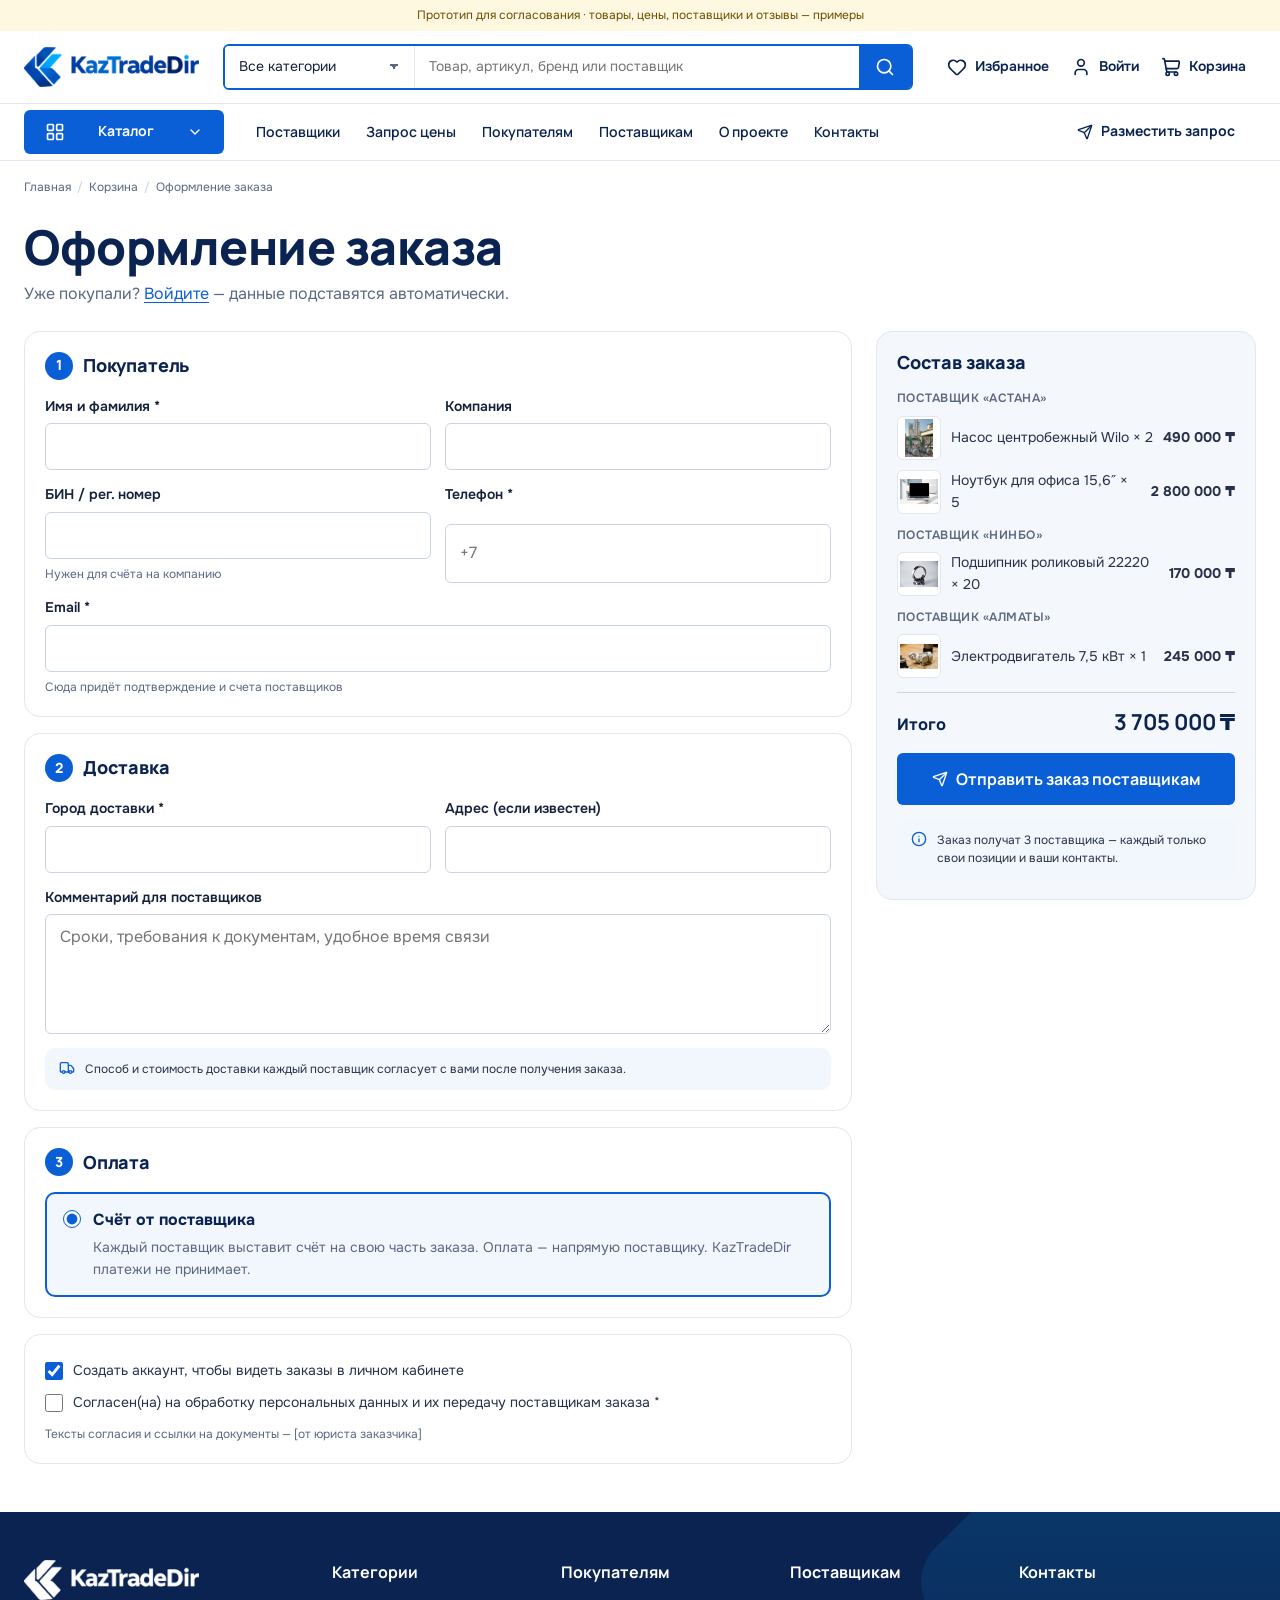
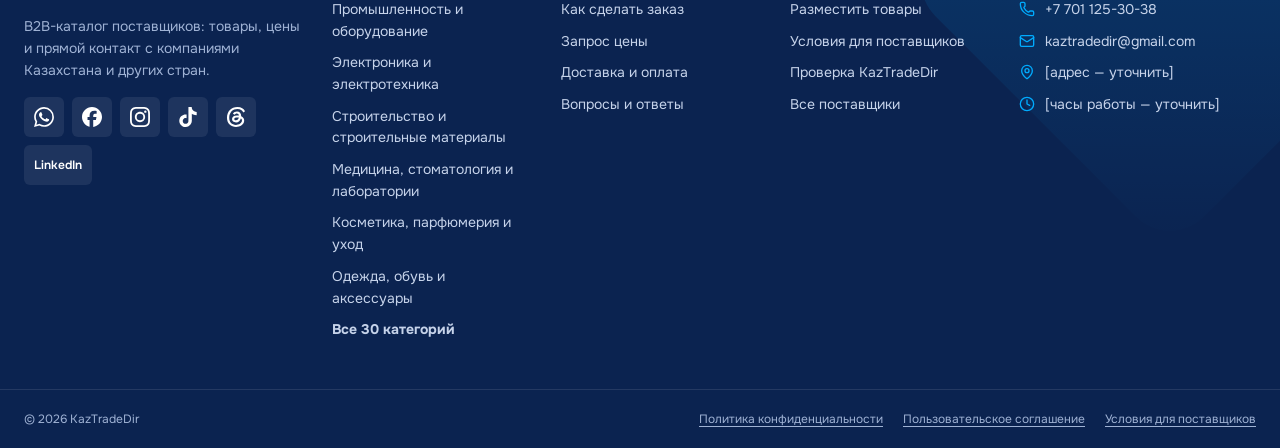
<file: checkout.html>
<!doctype html>
<html lang="ru">
<head>
	<meta charset="utf-8">
	<meta name="viewport" content="width=device-width, initial-scale=1">
	<title>Оформление заказа — KazTradeDir</title>
	<meta name="description" content="Оформление заказа без оплаты на сайте: счёт от поставщика.">
	<meta name="robots" content="noindex, nofollow">
	<link rel="icon" href="assets/img/favicon-32.png" sizes="32x32">
	<link rel="apple-touch-icon" href="assets/img/apple-touch-icon.png">
	<link rel="preconnect" href="https://fonts.googleapis.com">
	<link rel="preconnect" href="https://fonts.gstatic.com" crossorigin>
	<link rel="stylesheet" href="https://fonts.googleapis.com/css2?family=Manrope:wght@600;700;800&family=Onest:wght@400;500;600;700&display=swap">
	<link rel="stylesheet" href="assets/css/tokens.css?v=0.5.3">
	<link rel="stylesheet" href="assets/css/base.css?v=0.5.3">
	<link rel="stylesheet" href="assets/css/components.css?v=0.5.3">
	<link rel="stylesheet" href="assets/css/layout.css?v=0.5.3">
	<link rel="stylesheet" href="assets/css/pages.css?v=0.5.3">
	<link rel="stylesheet" href="assets/css/suppliers.css?v=0.5.3">
	<link rel="stylesheet" href="assets/css/commerce.css?v=0.5.3">
	<link rel="stylesheet" href="assets/css/content.css?v=0.5.3">
	<script>window.gtranslateSettings = {"default_language":"ru","languages":["ru","kk","en","zh-CN"],"native_language_names":true,"wrapper_selector":".ktd-gt","select_language_label":"Язык"};</script>
	<script src="https://cdn.gtranslate.net/widgets/latest/dropdown.js" defer></script>
	<script type="module" src="assets/js/main.js?v=0.5.3"></script>
</head>
<body>
<div class="proto-bar">Прототип для согласования · товары, цены, поставщики и отзывы — примеры</div>
<a class="skip-link" href="#main">Перейти к содержимому</a>
<header class="site-header">
	<div class="container header-main">
		<button class="icon-btn header-burger" type="button" data-drawer-open="mobile-nav" aria-controls="mobile-nav" aria-expanded="false" aria-label="Открыть меню"><svg class="icon" aria-hidden="true"><use href="assets/icons.svg#i-menu"></use></svg></button>
		<a class="site-logo" href="index.html" aria-label="KazTradeDir — на главную"><img src="assets/img/logo.png" alt="KazTradeDir" width="175" height="40"></a>
		<form class="header-search" role="search" action="search.html">
			<label class="visually-hidden" for="search-cat">Категория поиска</label>
			<select class="select header-search__cat" id="search-cat" name="product_cat"><option value="">Все категории</option><option value="promyshlennost-i-oborudovanie">Промышленность и оборудование</option><option value="elektronika-i-elektrotehnika">Электроника и электротехника</option><option value="stroitelstvo-i-stroymaterialy">Строительство и строительные материалы</option><option value="meditsina-i-laboratorii">Медицина, стоматология и лаборатории</option><option value="kosmetika-i-parfyumeriya">Косметика, парфюмерия и уход</option><option value="odezhda-obuv-aksessuary">Одежда, обувь и аксессуары</option><option value="produkty-pitaniya-i-napitki">Продукты питания и напитки</option><option value="selskoe-hozyaystvo">Сельское хозяйство и животноводство</option><option value="himicheskaya-produktsiya">Химическая продукция и сырьё</option><option value="metally-i-mineraly">Металлы, минералы и сырьевые материалы</option><option value="mebel-i-tovary-dlya-doma">Мебель, интерьер и товары для дома</option><option value="avto-transport-zapchasti">Автомобили, транспорт и запчасти</option><option value="energetika">Энергетика и электрогенерация</option><option value="skladskoe-i-torgovoe-oborudovanie">Складское и торговое оборудование</option><option value="tekstil-i-tkani">Текстиль, ткани и материалы для производства</option><option value="nauka-i-izmereniya">Наука, измерения и контроль качества</option><option value="sport-otdyh-turizm">Спорт, отдых и туризм</option><option value="detskie-tovary">Детские товары, игрушки и образование</option><option value="oborudovanie-dlya-biznesa">Оборудование для бизнеса и сферы услуг</option><option value="bezopasnost-i-svyaz">Безопасность и связь</option><option value="vodosnabzhenie-otoplenie-ventilyatsiya">Водоснабжение, отопление и вентиляция</option><option value="bumaga-poligrafiya-ofis">Бумага, полиграфия и офисные товары</option><option value="tovary-dlya-zhivotnyh">Товары для животных</option><option value="ekologiya-i-pererabotka">Экология, переработка и очистка</option><option value="bytovaya-tehnika">Бытовая техника и товары повседневного спроса</option><option value="zapchasti-i-komplektuyushchie">Запасные части и комплектующие</option><option value="syre-i-polufabrikaty">Сырьё и полуфабрикаты для производства</option><option value="yuvelirnye-izdeliya">Ювелирные изделия и предметы роскоши</option><option value="muzyka-zvuk-razvlecheniya">Музыка, звук и развлечения</option><option value="robototehnika-i-avtomatizatsiya">Робототехника, автоматизация и новые технологии</option></select>
			<label class="visually-hidden" for="search-q">Поиск</label>
			<input class="header-search__input" id="search-q" type="search" name="s" placeholder="Товар, артикул, бренд или поставщик" autocomplete="off">
			<button class="header-search__btn" type="submit" aria-label="Найти"><svg class="icon" aria-hidden="true"><use href="assets/icons.svg#i-search"></use></svg></button>
		</form>
		<nav class="header-actions" aria-label="Личное">
			<a class="header-action header-action--fav" href="favorites.html"><svg class="icon" aria-hidden="true"><use href="assets/icons.svg#i-heart"></use></svg><span class="header-action__label">Избранное</span><span class="counter" data-fav-count></span></a>
			<a class="header-action header-action--account" href="login.html"><svg class="icon" aria-hidden="true"><use href="assets/icons.svg#i-user"></use></svg><span class="header-action__label">Войти</span></a>
			<a class="header-action" href="cart.html"><svg class="icon" aria-hidden="true"><use href="assets/icons.svg#i-shopping-cart"></use></svg><span class="header-action__label">Корзина</span><span class="counter" data-cart-count></span></a>
		</nav>
	</div>
	<div class="header-nav">
		<div class="container header-nav__inner">
			<button class="btn catalog-toggle" type="button" aria-expanded="false" aria-controls="mega-menu"><svg class="icon" aria-hidden="true"><use href="assets/icons.svg#i-layout-grid"></use></svg><span>Каталог</span><svg class="icon icon--sm catalog-toggle__chevron" aria-hidden="true"><use href="assets/icons.svg#i-chevron-down"></use></svg></button>
			<nav class="main-menu" aria-label="Основное меню"><a href="suppliers.html">Поставщики</a><a href="rfq.html">Запрос цены</a><a href="faq.html">Покупателям</a><a href="become-supplier.html">Поставщикам</a><a href="#">О проекте</a><a href="#">Контакты</a></nav>
			<div class="lang-switch"><div class="ktd-gt"></div></div>
			<button class="btn btn--ghost header-nav__rfq" type="button" data-rfq-open=""><svg class="icon icon--sm" aria-hidden="true"><use href="assets/icons.svg#i-send"></use></svg>Разместить запрос</button>
		</div>
	</div>
	<div class="mega" id="mega-menu" hidden>
		<div class="container mega__inner">
			<nav class="mega__cats" aria-label="Категории каталога"><a class="mega__cat is-active" href="catalog.html" data-panel="mega-promyshlennost-i-oborudovanie"><svg class="icon" aria-hidden="true"><use href="assets/icons.svg#i-factory"></use></svg><span>Промышленность и оборудование</span><svg class="icon icon--sm" aria-hidden="true"><use href="assets/icons.svg#i-chevron-right"></use></svg></a><a class="mega__cat" href="catalog.html" data-panel="mega-elektronika-i-elektrotehnika"><svg class="icon" aria-hidden="true"><use href="assets/icons.svg#i-cpu"></use></svg><span>Электроника и электротехника</span><svg class="icon icon--sm" aria-hidden="true"><use href="assets/icons.svg#i-chevron-right"></use></svg></a><a class="mega__cat" href="catalog.html" data-panel="mega-stroitelstvo-i-stroymaterialy"><svg class="icon" aria-hidden="true"><use href="assets/icons.svg#i-hard-hat"></use></svg><span>Строительство и строительные материалы</span><svg class="icon icon--sm" aria-hidden="true"><use href="assets/icons.svg#i-chevron-right"></use></svg></a><a class="mega__cat" href="catalog.html" data-panel="mega-meditsina-i-laboratorii"><svg class="icon" aria-hidden="true"><use href="assets/icons.svg#i-stethoscope"></use></svg><span>Медицина, стоматология и лаборатории</span><svg class="icon icon--sm" aria-hidden="true"><use href="assets/icons.svg#i-chevron-right"></use></svg></a><a class="mega__cat" href="catalog.html" data-panel="mega-kosmetika-i-parfyumeriya"><svg class="icon" aria-hidden="true"><use href="assets/icons.svg#i-sparkles"></use></svg><span>Косметика, парфюмерия и уход</span><svg class="icon icon--sm" aria-hidden="true"><use href="assets/icons.svg#i-chevron-right"></use></svg></a><a class="mega__cat" href="catalog.html" data-panel="mega-odezhda-obuv-aksessuary"><svg class="icon" aria-hidden="true"><use href="assets/icons.svg#i-shirt"></use></svg><span>Одежда, обувь и аксессуары</span><svg class="icon icon--sm" aria-hidden="true"><use href="assets/icons.svg#i-chevron-right"></use></svg></a><a class="mega__cat" href="catalog.html" data-panel="mega-produkty-pitaniya-i-napitki"><svg class="icon" aria-hidden="true"><use href="assets/icons.svg#i-apple"></use></svg><span>Продукты питания и напитки</span><svg class="icon icon--sm" aria-hidden="true"><use href="assets/icons.svg#i-chevron-right"></use></svg></a><a class="mega__cat" href="catalog.html" data-panel="mega-selskoe-hozyaystvo"><svg class="icon" aria-hidden="true"><use href="assets/icons.svg#i-tractor"></use></svg><span>Сельское хозяйство и животноводство</span><svg class="icon icon--sm" aria-hidden="true"><use href="assets/icons.svg#i-chevron-right"></use></svg></a><a class="mega__cat" href="catalog.html" data-panel="mega-himicheskaya-produktsiya"><svg class="icon" aria-hidden="true"><use href="assets/icons.svg#i-flask-conical"></use></svg><span>Химическая продукция и сырьё</span><svg class="icon icon--sm" aria-hidden="true"><use href="assets/icons.svg#i-chevron-right"></use></svg></a><a class="mega__cat" href="catalog.html" data-panel="mega-metally-i-mineraly"><svg class="icon" aria-hidden="true"><use href="assets/icons.svg#i-pickaxe"></use></svg><span>Металлы, минералы и сырьевые материалы</span><svg class="icon icon--sm" aria-hidden="true"><use href="assets/icons.svg#i-chevron-right"></use></svg></a><a class="mega__cat" href="catalog.html" data-panel="mega-mebel-i-tovary-dlya-doma"><svg class="icon" aria-hidden="true"><use href="assets/icons.svg#i-sofa"></use></svg><span>Мебель, интерьер и товары для дома</span><svg class="icon icon--sm" aria-hidden="true"><use href="assets/icons.svg#i-chevron-right"></use></svg></a><a class="mega__cat" href="catalog.html" data-panel="mega-avto-transport-zapchasti"><svg class="icon" aria-hidden="true"><use href="assets/icons.svg#i-car"></use></svg><span>Автомобили, транспорт и запчасти</span><svg class="icon icon--sm" aria-hidden="true"><use href="assets/icons.svg#i-chevron-right"></use></svg></a><a class="mega__cat" href="catalog.html" data-panel="mega-energetika"><svg class="icon" aria-hidden="true"><use href="assets/icons.svg#i-zap"></use></svg><span>Энергетика и электрогенерация</span><svg class="icon icon--sm" aria-hidden="true"><use href="assets/icons.svg#i-chevron-right"></use></svg></a><a class="mega__cat" href="catalog.html" data-panel="mega-skladskoe-i-torgovoe-oborudovanie"><svg class="icon" aria-hidden="true"><use href="assets/icons.svg#i-warehouse"></use></svg><span>Складское и торговое оборудование</span><svg class="icon icon--sm" aria-hidden="true"><use href="assets/icons.svg#i-chevron-right"></use></svg></a><a class="mega__cat" href="catalog.html" data-panel="mega-tekstil-i-tkani"><svg class="icon" aria-hidden="true"><use href="assets/icons.svg#i-scissors"></use></svg><span>Текстиль, ткани и материалы для производства</span><svg class="icon icon--sm" aria-hidden="true"><use href="assets/icons.svg#i-chevron-right"></use></svg></a><a class="mega__cat" href="catalog.html" data-panel="mega-nauka-i-izmereniya"><svg class="icon" aria-hidden="true"><use href="assets/icons.svg#i-microscope"></use></svg><span>Наука, измерения и контроль качества</span><svg class="icon icon--sm" aria-hidden="true"><use href="assets/icons.svg#i-chevron-right"></use></svg></a><a class="mega__cat" href="catalog.html" data-panel="mega-sport-otdyh-turizm"><svg class="icon" aria-hidden="true"><use href="assets/icons.svg#i-dumbbell"></use></svg><span>Спорт, отдых и туризм</span><svg class="icon icon--sm" aria-hidden="true"><use href="assets/icons.svg#i-chevron-right"></use></svg></a><a class="mega__cat" href="catalog.html" data-panel="mega-detskie-tovary"><svg class="icon" aria-hidden="true"><use href="assets/icons.svg#i-baby"></use></svg><span>Детские товары, игрушки и образование</span><svg class="icon icon--sm" aria-hidden="true"><use href="assets/icons.svg#i-chevron-right"></use></svg></a><a class="mega__cat" href="catalog.html" data-panel="mega-oborudovanie-dlya-biznesa"><svg class="icon" aria-hidden="true"><use href="assets/icons.svg#i-briefcase-business"></use></svg><span>Оборудование для бизнеса и сферы услуг</span><svg class="icon icon--sm" aria-hidden="true"><use href="assets/icons.svg#i-chevron-right"></use></svg></a><a class="mega__cat" href="catalog.html" data-panel="mega-bezopasnost-i-svyaz"><svg class="icon" aria-hidden="true"><use href="assets/icons.svg#i-shield"></use></svg><span>Безопасность и связь</span><svg class="icon icon--sm" aria-hidden="true"><use href="assets/icons.svg#i-chevron-right"></use></svg></a><a class="mega__cat" href="catalog.html" data-panel="mega-vodosnabzhenie-otoplenie-ventilyatsiya"><svg class="icon" aria-hidden="true"><use href="assets/icons.svg#i-droplets"></use></svg><span>Водоснабжение, отопление и вентиляция</span><svg class="icon icon--sm" aria-hidden="true"><use href="assets/icons.svg#i-chevron-right"></use></svg></a><a class="mega__cat" href="catalog.html" data-panel="mega-bumaga-poligrafiya-ofis"><svg class="icon" aria-hidden="true"><use href="assets/icons.svg#i-printer"></use></svg><span>Бумага, полиграфия и офисные товары</span><svg class="icon icon--sm" aria-hidden="true"><use href="assets/icons.svg#i-chevron-right"></use></svg></a><a class="mega__cat" href="catalog.html" data-panel="mega-tovary-dlya-zhivotnyh"><svg class="icon" aria-hidden="true"><use href="assets/icons.svg#i-paw-print"></use></svg><span>Товары для животных</span><svg class="icon icon--sm" aria-hidden="true"><use href="assets/icons.svg#i-chevron-right"></use></svg></a><a class="mega__cat" href="catalog.html" data-panel="mega-ekologiya-i-pererabotka"><svg class="icon" aria-hidden="true"><use href="assets/icons.svg#i-recycle"></use></svg><span>Экология, переработка и очистка</span><svg class="icon icon--sm" aria-hidden="true"><use href="assets/icons.svg#i-chevron-right"></use></svg></a><a class="mega__cat" href="catalog.html" data-panel="mega-bytovaya-tehnika"><svg class="icon" aria-hidden="true"><use href="assets/icons.svg#i-washing-machine"></use></svg><span>Бытовая техника и товары повседневного спроса</span><svg class="icon icon--sm" aria-hidden="true"><use href="assets/icons.svg#i-chevron-right"></use></svg></a><a class="mega__cat" href="catalog.html" data-panel="mega-zapchasti-i-komplektuyushchie"><svg class="icon" aria-hidden="true"><use href="assets/icons.svg#i-cog"></use></svg><span>Запасные части и комплектующие</span><svg class="icon icon--sm" aria-hidden="true"><use href="assets/icons.svg#i-chevron-right"></use></svg></a><a class="mega__cat" href="catalog.html" data-panel="mega-syre-i-polufabrikaty"><svg class="icon" aria-hidden="true"><use href="assets/icons.svg#i-boxes"></use></svg><span>Сырьё и полуфабрикаты для производства</span><svg class="icon icon--sm" aria-hidden="true"><use href="assets/icons.svg#i-chevron-right"></use></svg></a><a class="mega__cat" href="catalog.html" data-panel="mega-yuvelirnye-izdeliya"><svg class="icon" aria-hidden="true"><use href="assets/icons.svg#i-gem"></use></svg><span>Ювелирные изделия и предметы роскоши</span><svg class="icon icon--sm" aria-hidden="true"><use href="assets/icons.svg#i-chevron-right"></use></svg></a><a class="mega__cat" href="catalog.html" data-panel="mega-muzyka-zvuk-razvlecheniya"><svg class="icon" aria-hidden="true"><use href="assets/icons.svg#i-music"></use></svg><span>Музыка, звук и развлечения</span><svg class="icon icon--sm" aria-hidden="true"><use href="assets/icons.svg#i-chevron-right"></use></svg></a><a class="mega__cat" href="catalog.html" data-panel="mega-robototehnika-i-avtomatizatsiya"><svg class="icon" aria-hidden="true"><use href="assets/icons.svg#i-bot"></use></svg><span>Робототехника, автоматизация и новые технологии</span><svg class="icon icon--sm" aria-hidden="true"><use href="assets/icons.svg#i-chevron-right"></use></svg></a></nav>
			<div><div class="mega__panel" id="mega-promyshlennost-i-oborudovanie"><h3><svg class="icon icon--lg" aria-hidden="true"><use href="assets/icons.svg#i-factory"></use></svg>Промышленность и оборудование</h3><div class="mega__subs"><a href="catalog.html">Станки и производственные линии</a><a href="catalog.html">Насосы и компрессоры</a><a href="catalog.html">Генераторы и сварочное оборудование</a><a href="catalog.html">Подъёмное оборудование</a><a href="catalog.html">Пищевое и упаковочное оборудование</a><a href="catalog.html">Инструмент</a></div><a class="mega__all" href="catalog.html">Все товары категории <svg class="icon icon--sm" aria-hidden="true"><use href="assets/icons.svg#i-arrow-right"></use></svg></a></div><div class="mega__panel" id="mega-elektronika-i-elektrotehnika" hidden><h3><svg class="icon icon--lg" aria-hidden="true"><use href="assets/icons.svg#i-cpu"></use></svg>Электроника и электротехника</h3><div class="mega__subs"><a href="catalog.html">Кабель и провод</a><a href="catalog.html">Электрощитовое оборудование</a><a href="catalog.html">Освещение</a><a href="catalog.html">Электроустановочные изделия</a><a href="catalog.html">Компьютеры и оргтехника</a><a href="catalog.html">Электронные компоненты</a></div><a class="mega__all" href="catalog.html">Все товары категории <svg class="icon icon--sm" aria-hidden="true"><use href="assets/icons.svg#i-arrow-right"></use></svg></a></div><div class="mega__panel" id="mega-stroitelstvo-i-stroymaterialy" hidden><h3><svg class="icon icon--lg" aria-hidden="true"><use href="assets/icons.svg#i-hard-hat"></use></svg>Строительство и строительные материалы</h3><div class="mega__subs"><a href="catalog.html">Цемент и сухие смеси</a><a href="catalog.html">Кирпич и блоки</a><a href="catalog.html">Металлопрокат для стройки</a><a href="catalog.html">Кровля и фасад</a><a href="catalog.html">Изоляция</a><a href="catalog.html">Отделочные материалы</a><a href="catalog.html">Строительная техника</a></div><a class="mega__all" href="catalog.html">Все товары категории <svg class="icon icon--sm" aria-hidden="true"><use href="assets/icons.svg#i-arrow-right"></use></svg></a></div><div class="mega__panel" id="mega-meditsina-i-laboratorii" hidden><h3><svg class="icon icon--lg" aria-hidden="true"><use href="assets/icons.svg#i-stethoscope"></use></svg>Медицина, стоматология и лаборатории</h3><div class="mega__subs"><a href="catalog.html">Медицинское оборудование</a><a href="catalog.html">Стоматология</a><a href="catalog.html">Лабораторное оборудование</a><a href="catalog.html">Расходные материалы</a><a href="catalog.html">Средства защиты</a><a href="catalog.html">Мебель для клиник</a></div><a class="mega__all" href="catalog.html">Все товары категории <svg class="icon icon--sm" aria-hidden="true"><use href="assets/icons.svg#i-arrow-right"></use></svg></a></div><div class="mega__panel" id="mega-kosmetika-i-parfyumeriya" hidden><h3><svg class="icon icon--lg" aria-hidden="true"><use href="assets/icons.svg#i-sparkles"></use></svg>Косметика, парфюмерия и уход</h3><div class="mega__subs"><a href="catalog.html">Уход за кожей</a><a href="catalog.html">Уход за волосами</a><a href="catalog.html">Декоративная косметика</a><a href="catalog.html">Парфюмерия</a><a href="catalog.html">Профессиональная косметика</a></div><a class="mega__all" href="catalog.html">Все товары категории <svg class="icon icon--sm" aria-hidden="true"><use href="assets/icons.svg#i-arrow-right"></use></svg></a></div><div class="mega__panel" id="mega-odezhda-obuv-aksessuary" hidden><h3><svg class="icon icon--lg" aria-hidden="true"><use href="assets/icons.svg#i-shirt"></use></svg>Одежда, обувь и аксессуары</h3><div class="mega__subs"><a href="catalog.html">Спецодежда и СИЗ</a><a href="catalog.html">Мужская одежда</a><a href="catalog.html">Женская одежда</a><a href="catalog.html">Детская одежда</a><a href="catalog.html">Обувь</a><a href="catalog.html">Аксессуары</a></div><a class="mega__all" href="catalog.html">Все товары категории <svg class="icon icon--sm" aria-hidden="true"><use href="assets/icons.svg#i-arrow-right"></use></svg></a></div><div class="mega__panel" id="mega-produkty-pitaniya-i-napitki" hidden><h3><svg class="icon icon--lg" aria-hidden="true"><use href="assets/icons.svg#i-apple"></use></svg>Продукты питания и напитки</h3><div class="mega__subs"><a href="catalog.html">Мясо и птица</a><a href="catalog.html">Молочная продукция</a><a href="catalog.html">Бакалея и крупы</a><a href="catalog.html">Кондитерские изделия</a><a href="catalog.html">Напитки</a><a href="catalog.html">Фрукты и овощи</a></div><a class="mega__all" href="catalog.html">Все товары категории <svg class="icon icon--sm" aria-hidden="true"><use href="assets/icons.svg#i-arrow-right"></use></svg></a></div><div class="mega__panel" id="mega-selskoe-hozyaystvo" hidden><h3><svg class="icon icon--lg" aria-hidden="true"><use href="assets/icons.svg#i-tractor"></use></svg>Сельское хозяйство и животноводство</h3><div class="mega__subs"><a href="catalog.html">Сельхозтехника</a><a href="catalog.html">Семена и саженцы</a><a href="catalog.html">Удобрения и СЗР</a><a href="catalog.html">Корма и добавки</a><a href="catalog.html">Оборудование для ферм</a><a href="catalog.html">Поливные системы</a></div><a class="mega__all" href="catalog.html">Все товары категории <svg class="icon icon--sm" aria-hidden="true"><use href="assets/icons.svg#i-arrow-right"></use></svg></a></div><div class="mega__panel" id="mega-himicheskaya-produktsiya" hidden><h3><svg class="icon icon--lg" aria-hidden="true"><use href="assets/icons.svg#i-flask-conical"></use></svg>Химическая продукция и сырьё</h3><div class="mega__subs"><a href="catalog.html">Промышленная химия</a><a href="catalog.html">Лакокрасочные материалы</a><a href="catalog.html">Бытовая химия</a><a href="catalog.html">Полимеры и пластмассы</a><a href="catalog.html">Реактивы</a></div><a class="mega__all" href="catalog.html">Все товары категории <svg class="icon icon--sm" aria-hidden="true"><use href="assets/icons.svg#i-arrow-right"></use></svg></a></div><div class="mega__panel" id="mega-metally-i-mineraly" hidden><h3><svg class="icon icon--lg" aria-hidden="true"><use href="assets/icons.svg#i-pickaxe"></use></svg>Металлы, минералы и сырьевые материалы</h3><div class="mega__subs"><a href="catalog.html">Чёрный металлопрокат</a><a href="catalog.html">Цветные металлы</a><a href="catalog.html">Трубы</a><a href="catalog.html">Метизы</a><a href="catalog.html">Нерудные материалы</a><a href="catalog.html">Руды и концентраты</a></div><a class="mega__all" href="catalog.html">Все товары категории <svg class="icon icon--sm" aria-hidden="true"><use href="assets/icons.svg#i-arrow-right"></use></svg></a></div><div class="mega__panel" id="mega-mebel-i-tovary-dlya-doma" hidden><h3><svg class="icon icon--lg" aria-hidden="true"><use href="assets/icons.svg#i-sofa"></use></svg>Мебель, интерьер и товары для дома</h3><div class="mega__subs"><a href="catalog.html">Офисная мебель</a><a href="catalog.html">Мебель для дома</a><a href="catalog.html">Мебель для HoReCa</a><a href="catalog.html">Текстиль для дома</a><a href="catalog.html">Посуда</a><a href="catalog.html">Декор</a></div><a class="mega__all" href="catalog.html">Все товары категории <svg class="icon icon--sm" aria-hidden="true"><use href="assets/icons.svg#i-arrow-right"></use></svg></a></div><div class="mega__panel" id="mega-avto-transport-zapchasti" hidden><h3><svg class="icon icon--lg" aria-hidden="true"><use href="assets/icons.svg#i-car"></use></svg>Автомобили, транспорт и запчасти</h3><div class="mega__subs"><a href="catalog.html">Легковые автомобили</a><a href="catalog.html">Грузовой транспорт</a><a href="catalog.html">Спецтехника</a><a href="catalog.html">Шины и диски</a><a href="catalog.html">Масла и автохимия</a><a href="catalog.html">Автоаксессуары</a></div><a class="mega__all" href="catalog.html">Все товары категории <svg class="icon icon--sm" aria-hidden="true"><use href="assets/icons.svg#i-arrow-right"></use></svg></a></div><div class="mega__panel" id="mega-energetika" hidden><h3><svg class="icon icon--lg" aria-hidden="true"><use href="assets/icons.svg#i-zap"></use></svg>Энергетика и электрогенерация</h3><div class="mega__subs"><a href="catalog.html">Генераторы и электростанции</a><a href="catalog.html">Солнечная энергетика</a><a href="catalog.html">ИБП и стабилизаторы</a><a href="catalog.html">Трансформаторы</a><a href="catalog.html">Аккумуляторы</a></div><a class="mega__all" href="catalog.html">Все товары категории <svg class="icon icon--sm" aria-hidden="true"><use href="assets/icons.svg#i-arrow-right"></use></svg></a></div><div class="mega__panel" id="mega-skladskoe-i-torgovoe-oborudovanie" hidden><h3><svg class="icon icon--lg" aria-hidden="true"><use href="assets/icons.svg#i-warehouse"></use></svg>Складское и торговое оборудование</h3><div class="mega__subs"><a href="catalog.html">Стеллажи</a><a href="catalog.html">Складская техника</a><a href="catalog.html">Торговое оборудование</a><a href="catalog.html">Холодильное оборудование</a><a href="catalog.html">Весы</a><a href="catalog.html">Упаковка</a></div><a class="mega__all" href="catalog.html">Все товары категории <svg class="icon icon--sm" aria-hidden="true"><use href="assets/icons.svg#i-arrow-right"></use></svg></a></div><div class="mega__panel" id="mega-tekstil-i-tkani" hidden><h3><svg class="icon icon--lg" aria-hidden="true"><use href="assets/icons.svg#i-scissors"></use></svg>Текстиль, ткани и материалы для производства</h3><div class="mega__subs"><a href="catalog.html">Ткани</a><a href="catalog.html">Нитки и фурнитура</a><a href="catalog.html">Нетканые материалы</a><a href="catalog.html">Технический текстиль</a><a href="catalog.html">Кожа и кожзаменители</a></div><a class="mega__all" href="catalog.html">Все товары категории <svg class="icon icon--sm" aria-hidden="true"><use href="assets/icons.svg#i-arrow-right"></use></svg></a></div><div class="mega__panel" id="mega-nauka-i-izmereniya" hidden><h3><svg class="icon icon--lg" aria-hidden="true"><use href="assets/icons.svg#i-microscope"></use></svg>Наука, измерения и контроль качества</h3><div class="mega__subs"><a href="catalog.html">Измерительные приборы</a><a href="catalog.html">Лабораторные анализаторы</a><a href="catalog.html">Неразрушающий контроль</a><a href="catalog.html">Метрология и калибровка</a><a href="catalog.html">Геодезическое оборудование</a></div><a class="mega__all" href="catalog.html">Все товары категории <svg class="icon icon--sm" aria-hidden="true"><use href="assets/icons.svg#i-arrow-right"></use></svg></a></div><div class="mega__panel" id="mega-sport-otdyh-turizm" hidden><h3><svg class="icon icon--lg" aria-hidden="true"><use href="assets/icons.svg#i-dumbbell"></use></svg>Спорт, отдых и туризм</h3><div class="mega__subs"><a href="catalog.html">Тренажёры</a><a href="catalog.html">Спортивный инвентарь</a><a href="catalog.html">Туризм и кемпинг</a><a href="catalog.html">Оборудование для площадок</a></div><a class="mega__all" href="catalog.html">Все товары категории <svg class="icon icon--sm" aria-hidden="true"><use href="assets/icons.svg#i-arrow-right"></use></svg></a></div><div class="mega__panel" id="mega-detskie-tovary" hidden><h3><svg class="icon icon--lg" aria-hidden="true"><use href="assets/icons.svg#i-baby"></use></svg>Детские товары, игрушки и образование</h3><div class="mega__subs"><a href="catalog.html">Игрушки</a><a href="catalog.html">Детская мебель</a><a href="catalog.html">Учебное оборудование</a><a href="catalog.html">Канцтовары для школы</a></div><a class="mega__all" href="catalog.html">Все товары категории <svg class="icon icon--sm" aria-hidden="true"><use href="assets/icons.svg#i-arrow-right"></use></svg></a></div><div class="mega__panel" id="mega-oborudovanie-dlya-biznesa" hidden><h3><svg class="icon icon--lg" aria-hidden="true"><use href="assets/icons.svg#i-briefcase-business"></use></svg>Оборудование для бизнеса и сферы услуг</h3><div class="mega__subs"><a href="catalog.html">Оборудование для HoReCa</a><a href="catalog.html">Клининг</a><a href="catalog.html">Прачечное оборудование</a><a href="catalog.html">Салоны красоты</a><a href="catalog.html">Кассы и POS</a></div><a class="mega__all" href="catalog.html">Все товары категории <svg class="icon icon--sm" aria-hidden="true"><use href="assets/icons.svg#i-arrow-right"></use></svg></a></div><div class="mega__panel" id="mega-bezopasnost-i-svyaz" hidden><h3><svg class="icon icon--lg" aria-hidden="true"><use href="assets/icons.svg#i-shield"></use></svg>Безопасность и связь</h3><div class="mega__subs"><a href="catalog.html">Видеонаблюдение</a><a href="catalog.html">Охранная и пожарная сигнализация</a><a href="catalog.html">Контроль доступа</a><a href="catalog.html">Сетевое и телеком-оборудование</a><a href="catalog.html">Пожаротушение</a></div><a class="mega__all" href="catalog.html">Все товары категории <svg class="icon icon--sm" aria-hidden="true"><use href="assets/icons.svg#i-arrow-right"></use></svg></a></div><div class="mega__panel" id="mega-vodosnabzhenie-otoplenie-ventilyatsiya" hidden><h3><svg class="icon icon--lg" aria-hidden="true"><use href="assets/icons.svg#i-droplets"></use></svg>Водоснабжение, отопление и вентиляция</h3><div class="mega__subs"><a href="catalog.html">Котлы и отопление</a><a href="catalog.html">Насосы для воды</a><a href="catalog.html">Трубы и фитинги</a><a href="catalog.html">Вентиляция и кондиционирование</a><a href="catalog.html">Водоочистка</a><a href="catalog.html">Сантехника</a></div><a class="mega__all" href="catalog.html">Все товары категории <svg class="icon icon--sm" aria-hidden="true"><use href="assets/icons.svg#i-arrow-right"></use></svg></a></div><div class="mega__panel" id="mega-bumaga-poligrafiya-ofis" hidden><h3><svg class="icon icon--lg" aria-hidden="true"><use href="assets/icons.svg#i-printer"></use></svg>Бумага, полиграфия и офисные товары</h3><div class="mega__subs"><a href="catalog.html">Бумага и картон</a><a href="catalog.html">Полиграфическое оборудование</a><a href="catalog.html">Канцелярия</a><a href="catalog.html">Расходники для печати</a></div><a class="mega__all" href="catalog.html">Все товары категории <svg class="icon icon--sm" aria-hidden="true"><use href="assets/icons.svg#i-arrow-right"></use></svg></a></div><div class="mega__panel" id="mega-tovary-dlya-zhivotnyh" hidden><h3><svg class="icon icon--lg" aria-hidden="true"><use href="assets/icons.svg#i-paw-print"></use></svg>Товары для животных</h3><div class="mega__subs"><a href="catalog.html">Корма</a><a href="catalog.html">Ветеринарные препараты</a><a href="catalog.html">Аксессуары и амуниция</a><a href="catalog.html">Зоогигиена</a></div><a class="mega__all" href="catalog.html">Все товары категории <svg class="icon icon--sm" aria-hidden="true"><use href="assets/icons.svg#i-arrow-right"></use></svg></a></div><div class="mega__panel" id="mega-ekologiya-i-pererabotka" hidden><h3><svg class="icon icon--lg" aria-hidden="true"><use href="assets/icons.svg#i-recycle"></use></svg>Экология, переработка и очистка</h3><div class="mega__subs"><a href="catalog.html">Оборудование для переработки</a><a href="catalog.html">Очистные сооружения</a><a href="catalog.html">Контейнеры для отходов</a><a href="catalog.html">Вторсырьё</a></div><a class="mega__all" href="catalog.html">Все товары категории <svg class="icon icon--sm" aria-hidden="true"><use href="assets/icons.svg#i-arrow-right"></use></svg></a></div><div class="mega__panel" id="mega-bytovaya-tehnika" hidden><h3><svg class="icon icon--lg" aria-hidden="true"><use href="assets/icons.svg#i-washing-machine"></use></svg>Бытовая техника и товары повседневного спроса</h3><div class="mega__subs"><a href="catalog.html">Крупная бытовая техника</a><a href="catalog.html">Мелкая бытовая техника</a><a href="catalog.html">Климатическая техника</a><a href="catalog.html">Хозтовары</a></div><a class="mega__all" href="catalog.html">Все товары категории <svg class="icon icon--sm" aria-hidden="true"><use href="assets/icons.svg#i-arrow-right"></use></svg></a></div><div class="mega__panel" id="mega-zapchasti-i-komplektuyushchie" hidden><h3><svg class="icon icon--lg" aria-hidden="true"><use href="assets/icons.svg#i-cog"></use></svg>Запасные части и комплектующие</h3><div class="mega__subs"><a href="catalog.html">Подшипники</a><a href="catalog.html">Приводы и редукторы</a><a href="catalog.html">Гидравлика и пневматика</a><a href="catalog.html">Уплотнения и РТИ</a><a href="catalog.html">Электродвигатели</a><a href="catalog.html">Запчасти к спецтехнике</a></div><a class="mega__all" href="catalog.html">Все товары категории <svg class="icon icon--sm" aria-hidden="true"><use href="assets/icons.svg#i-arrow-right"></use></svg></a></div><div class="mega__panel" id="mega-syre-i-polufabrikaty" hidden><h3><svg class="icon icon--lg" aria-hidden="true"><use href="assets/icons.svg#i-boxes"></use></svg>Сырьё и полуфабрикаты для производства</h3><div class="mega__subs"><a href="catalog.html">Пищевое сырьё</a><a href="catalog.html">Полимерное сырьё</a><a href="catalog.html">Древесина и пиломатериалы</a><a href="catalog.html">Бумажное сырьё</a><a href="catalog.html">Металлические заготовки</a></div><a class="mega__all" href="catalog.html">Все товары категории <svg class="icon icon--sm" aria-hidden="true"><use href="assets/icons.svg#i-arrow-right"></use></svg></a></div><div class="mega__panel" id="mega-yuvelirnye-izdeliya" hidden><h3><svg class="icon icon--lg" aria-hidden="true"><use href="assets/icons.svg#i-gem"></use></svg>Ювелирные изделия и предметы роскоши</h3><div class="mega__subs"><a href="catalog.html">Украшения</a><a href="catalog.html">Часы</a><a href="catalog.html">Сувениры и подарки</a><a href="catalog.html">Аксессуары премиум</a></div><a class="mega__all" href="catalog.html">Все товары категории <svg class="icon icon--sm" aria-hidden="true"><use href="assets/icons.svg#i-arrow-right"></use></svg></a></div><div class="mega__panel" id="mega-muzyka-zvuk-razvlecheniya" hidden><h3><svg class="icon icon--lg" aria-hidden="true"><use href="assets/icons.svg#i-music"></use></svg>Музыка, звук и развлечения</h3><div class="mega__subs"><a href="catalog.html">Звуковое оборудование</a><a href="catalog.html">Музыкальные инструменты</a><a href="catalog.html">Световое оборудование</a><a href="catalog.html">Аттракционы</a></div><a class="mega__all" href="catalog.html">Все товары категории <svg class="icon icon--sm" aria-hidden="true"><use href="assets/icons.svg#i-arrow-right"></use></svg></a></div><div class="mega__panel" id="mega-robototehnika-i-avtomatizatsiya" hidden><h3><svg class="icon icon--lg" aria-hidden="true"><use href="assets/icons.svg#i-bot"></use></svg>Робототехника, автоматизация и новые технологии</h3><div class="mega__subs"><a href="catalog.html">Промышленные роботы</a><a href="catalog.html">Контроллеры и ПЛК</a><a href="catalog.html">Датчики</a><a href="catalog.html">Дроны</a><a href="catalog.html">IoT и умный дом</a><a href="catalog.html">3D-печать</a></div><a class="mega__all" href="catalog.html">Все товары категории <svg class="icon icon--sm" aria-hidden="true"><use href="assets/icons.svg#i-arrow-right"></use></svg></a></div></div>
		</div>
	</div>
</header>
<aside class="drawer" id="mobile-nav" aria-label="Меню">
	<div class="drawer__head"><img src="assets/img/logo.png" alt="KazTradeDir" width="140" height="32"><button class="icon-btn" type="button" data-drawer-close aria-label="Закрыть меню"><svg class="icon" aria-hidden="true"><use href="assets/icons.svg#i-x"></use></svg></button></div>
	<div class="drawer__body mobile-nav">
		<div class="mobile-nav__lang"><div class="lang-switch"><div class="ktd-gt"></div></div></div>
		<div class="mobile-nav__section"><p class="mobile-nav__title">Каталог</p><details><summary><svg class="icon" aria-hidden="true"><use href="assets/icons.svg#i-factory"></use></svg><span>Промышленность и оборудование</span><svg class="icon icon--sm" aria-hidden="true"><use href="assets/icons.svg#i-chevron-down"></use></svg></summary><ul><li><a href="catalog.html"><b>Все товары категории</b></a></li><li><a href="catalog.html">Станки и производственные линии</a></li><li><a href="catalog.html">Насосы и компрессоры</a></li><li><a href="catalog.html">Генераторы и сварочное оборудование</a></li><li><a href="catalog.html">Подъёмное оборудование</a></li><li><a href="catalog.html">Пищевое и упаковочное оборудование</a></li><li><a href="catalog.html">Инструмент</a></li></ul></details><details><summary><svg class="icon" aria-hidden="true"><use href="assets/icons.svg#i-cpu"></use></svg><span>Электроника и электротехника</span><svg class="icon icon--sm" aria-hidden="true"><use href="assets/icons.svg#i-chevron-down"></use></svg></summary><ul><li><a href="catalog.html"><b>Все товары категории</b></a></li><li><a href="catalog.html">Кабель и провод</a></li><li><a href="catalog.html">Электрощитовое оборудование</a></li><li><a href="catalog.html">Освещение</a></li><li><a href="catalog.html">Электроустановочные изделия</a></li><li><a href="catalog.html">Компьютеры и оргтехника</a></li><li><a href="catalog.html">Электронные компоненты</a></li></ul></details><details><summary><svg class="icon" aria-hidden="true"><use href="assets/icons.svg#i-hard-hat"></use></svg><span>Строительство и строительные материалы</span><svg class="icon icon--sm" aria-hidden="true"><use href="assets/icons.svg#i-chevron-down"></use></svg></summary><ul><li><a href="catalog.html"><b>Все товары категории</b></a></li><li><a href="catalog.html">Цемент и сухие смеси</a></li><li><a href="catalog.html">Кирпич и блоки</a></li><li><a href="catalog.html">Металлопрокат для стройки</a></li><li><a href="catalog.html">Кровля и фасад</a></li><li><a href="catalog.html">Изоляция</a></li><li><a href="catalog.html">Отделочные материалы</a></li><li><a href="catalog.html">Строительная техника</a></li></ul></details><details><summary><svg class="icon" aria-hidden="true"><use href="assets/icons.svg#i-stethoscope"></use></svg><span>Медицина, стоматология и лаборатории</span><svg class="icon icon--sm" aria-hidden="true"><use href="assets/icons.svg#i-chevron-down"></use></svg></summary><ul><li><a href="catalog.html"><b>Все товары категории</b></a></li><li><a href="catalog.html">Медицинское оборудование</a></li><li><a href="catalog.html">Стоматология</a></li><li><a href="catalog.html">Лабораторное оборудование</a></li><li><a href="catalog.html">Расходные материалы</a></li><li><a href="catalog.html">Средства защиты</a></li><li><a href="catalog.html">Мебель для клиник</a></li></ul></details><details><summary><svg class="icon" aria-hidden="true"><use href="assets/icons.svg#i-sparkles"></use></svg><span>Косметика, парфюмерия и уход</span><svg class="icon icon--sm" aria-hidden="true"><use href="assets/icons.svg#i-chevron-down"></use></svg></summary><ul><li><a href="catalog.html"><b>Все товары категории</b></a></li><li><a href="catalog.html">Уход за кожей</a></li><li><a href="catalog.html">Уход за волосами</a></li><li><a href="catalog.html">Декоративная косметика</a></li><li><a href="catalog.html">Парфюмерия</a></li><li><a href="catalog.html">Профессиональная косметика</a></li></ul></details><details><summary><svg class="icon" aria-hidden="true"><use href="assets/icons.svg#i-shirt"></use></svg><span>Одежда, обувь и аксессуары</span><svg class="icon icon--sm" aria-hidden="true"><use href="assets/icons.svg#i-chevron-down"></use></svg></summary><ul><li><a href="catalog.html"><b>Все товары категории</b></a></li><li><a href="catalog.html">Спецодежда и СИЗ</a></li><li><a href="catalog.html">Мужская одежда</a></li><li><a href="catalog.html">Женская одежда</a></li><li><a href="catalog.html">Детская одежда</a></li><li><a href="catalog.html">Обувь</a></li><li><a href="catalog.html">Аксессуары</a></li></ul></details><details><summary><svg class="icon" aria-hidden="true"><use href="assets/icons.svg#i-apple"></use></svg><span>Продукты питания и напитки</span><svg class="icon icon--sm" aria-hidden="true"><use href="assets/icons.svg#i-chevron-down"></use></svg></summary><ul><li><a href="catalog.html"><b>Все товары категории</b></a></li><li><a href="catalog.html">Мясо и птица</a></li><li><a href="catalog.html">Молочная продукция</a></li><li><a href="catalog.html">Бакалея и крупы</a></li><li><a href="catalog.html">Кондитерские изделия</a></li><li><a href="catalog.html">Напитки</a></li><li><a href="catalog.html">Фрукты и овощи</a></li></ul></details><details><summary><svg class="icon" aria-hidden="true"><use href="assets/icons.svg#i-tractor"></use></svg><span>Сельское хозяйство и животноводство</span><svg class="icon icon--sm" aria-hidden="true"><use href="assets/icons.svg#i-chevron-down"></use></svg></summary><ul><li><a href="catalog.html"><b>Все товары категории</b></a></li><li><a href="catalog.html">Сельхозтехника</a></li><li><a href="catalog.html">Семена и саженцы</a></li><li><a href="catalog.html">Удобрения и СЗР</a></li><li><a href="catalog.html">Корма и добавки</a></li><li><a href="catalog.html">Оборудование для ферм</a></li><li><a href="catalog.html">Поливные системы</a></li></ul></details><details><summary><svg class="icon" aria-hidden="true"><use href="assets/icons.svg#i-flask-conical"></use></svg><span>Химическая продукция и сырьё</span><svg class="icon icon--sm" aria-hidden="true"><use href="assets/icons.svg#i-chevron-down"></use></svg></summary><ul><li><a href="catalog.html"><b>Все товары категории</b></a></li><li><a href="catalog.html">Промышленная химия</a></li><li><a href="catalog.html">Лакокрасочные материалы</a></li><li><a href="catalog.html">Бытовая химия</a></li><li><a href="catalog.html">Полимеры и пластмассы</a></li><li><a href="catalog.html">Реактивы</a></li></ul></details><details><summary><svg class="icon" aria-hidden="true"><use href="assets/icons.svg#i-pickaxe"></use></svg><span>Металлы, минералы и сырьевые материалы</span><svg class="icon icon--sm" aria-hidden="true"><use href="assets/icons.svg#i-chevron-down"></use></svg></summary><ul><li><a href="catalog.html"><b>Все товары категории</b></a></li><li><a href="catalog.html">Чёрный металлопрокат</a></li><li><a href="catalog.html">Цветные металлы</a></li><li><a href="catalog.html">Трубы</a></li><li><a href="catalog.html">Метизы</a></li><li><a href="catalog.html">Нерудные материалы</a></li><li><a href="catalog.html">Руды и концентраты</a></li></ul></details><details><summary><svg class="icon" aria-hidden="true"><use href="assets/icons.svg#i-sofa"></use></svg><span>Мебель, интерьер и товары для дома</span><svg class="icon icon--sm" aria-hidden="true"><use href="assets/icons.svg#i-chevron-down"></use></svg></summary><ul><li><a href="catalog.html"><b>Все товары категории</b></a></li><li><a href="catalog.html">Офисная мебель</a></li><li><a href="catalog.html">Мебель для дома</a></li><li><a href="catalog.html">Мебель для HoReCa</a></li><li><a href="catalog.html">Текстиль для дома</a></li><li><a href="catalog.html">Посуда</a></li><li><a href="catalog.html">Декор</a></li></ul></details><details><summary><svg class="icon" aria-hidden="true"><use href="assets/icons.svg#i-car"></use></svg><span>Автомобили, транспорт и запчасти</span><svg class="icon icon--sm" aria-hidden="true"><use href="assets/icons.svg#i-chevron-down"></use></svg></summary><ul><li><a href="catalog.html"><b>Все товары категории</b></a></li><li><a href="catalog.html">Легковые автомобили</a></li><li><a href="catalog.html">Грузовой транспорт</a></li><li><a href="catalog.html">Спецтехника</a></li><li><a href="catalog.html">Шины и диски</a></li><li><a href="catalog.html">Масла и автохимия</a></li><li><a href="catalog.html">Автоаксессуары</a></li></ul></details><details><summary><svg class="icon" aria-hidden="true"><use href="assets/icons.svg#i-zap"></use></svg><span>Энергетика и электрогенерация</span><svg class="icon icon--sm" aria-hidden="true"><use href="assets/icons.svg#i-chevron-down"></use></svg></summary><ul><li><a href="catalog.html"><b>Все товары категории</b></a></li><li><a href="catalog.html">Генераторы и электростанции</a></li><li><a href="catalog.html">Солнечная энергетика</a></li><li><a href="catalog.html">ИБП и стабилизаторы</a></li><li><a href="catalog.html">Трансформаторы</a></li><li><a href="catalog.html">Аккумуляторы</a></li></ul></details><details><summary><svg class="icon" aria-hidden="true"><use href="assets/icons.svg#i-warehouse"></use></svg><span>Складское и торговое оборудование</span><svg class="icon icon--sm" aria-hidden="true"><use href="assets/icons.svg#i-chevron-down"></use></svg></summary><ul><li><a href="catalog.html"><b>Все товары категории</b></a></li><li><a href="catalog.html">Стеллажи</a></li><li><a href="catalog.html">Складская техника</a></li><li><a href="catalog.html">Торговое оборудование</a></li><li><a href="catalog.html">Холодильное оборудование</a></li><li><a href="catalog.html">Весы</a></li><li><a href="catalog.html">Упаковка</a></li></ul></details><details><summary><svg class="icon" aria-hidden="true"><use href="assets/icons.svg#i-scissors"></use></svg><span>Текстиль, ткани и материалы для производства</span><svg class="icon icon--sm" aria-hidden="true"><use href="assets/icons.svg#i-chevron-down"></use></svg></summary><ul><li><a href="catalog.html"><b>Все товары категории</b></a></li><li><a href="catalog.html">Ткани</a></li><li><a href="catalog.html">Нитки и фурнитура</a></li><li><a href="catalog.html">Нетканые материалы</a></li><li><a href="catalog.html">Технический текстиль</a></li><li><a href="catalog.html">Кожа и кожзаменители</a></li></ul></details><details><summary><svg class="icon" aria-hidden="true"><use href="assets/icons.svg#i-microscope"></use></svg><span>Наука, измерения и контроль качества</span><svg class="icon icon--sm" aria-hidden="true"><use href="assets/icons.svg#i-chevron-down"></use></svg></summary><ul><li><a href="catalog.html"><b>Все товары категории</b></a></li><li><a href="catalog.html">Измерительные приборы</a></li><li><a href="catalog.html">Лабораторные анализаторы</a></li><li><a href="catalog.html">Неразрушающий контроль</a></li><li><a href="catalog.html">Метрология и калибровка</a></li><li><a href="catalog.html">Геодезическое оборудование</a></li></ul></details><details><summary><svg class="icon" aria-hidden="true"><use href="assets/icons.svg#i-dumbbell"></use></svg><span>Спорт, отдых и туризм</span><svg class="icon icon--sm" aria-hidden="true"><use href="assets/icons.svg#i-chevron-down"></use></svg></summary><ul><li><a href="catalog.html"><b>Все товары категории</b></a></li><li><a href="catalog.html">Тренажёры</a></li><li><a href="catalog.html">Спортивный инвентарь</a></li><li><a href="catalog.html">Туризм и кемпинг</a></li><li><a href="catalog.html">Оборудование для площадок</a></li></ul></details><details><summary><svg class="icon" aria-hidden="true"><use href="assets/icons.svg#i-baby"></use></svg><span>Детские товары, игрушки и образование</span><svg class="icon icon--sm" aria-hidden="true"><use href="assets/icons.svg#i-chevron-down"></use></svg></summary><ul><li><a href="catalog.html"><b>Все товары категории</b></a></li><li><a href="catalog.html">Игрушки</a></li><li><a href="catalog.html">Детская мебель</a></li><li><a href="catalog.html">Учебное оборудование</a></li><li><a href="catalog.html">Канцтовары для школы</a></li></ul></details><details><summary><svg class="icon" aria-hidden="true"><use href="assets/icons.svg#i-briefcase-business"></use></svg><span>Оборудование для бизнеса и сферы услуг</span><svg class="icon icon--sm" aria-hidden="true"><use href="assets/icons.svg#i-chevron-down"></use></svg></summary><ul><li><a href="catalog.html"><b>Все товары категории</b></a></li><li><a href="catalog.html">Оборудование для HoReCa</a></li><li><a href="catalog.html">Клининг</a></li><li><a href="catalog.html">Прачечное оборудование</a></li><li><a href="catalog.html">Салоны красоты</a></li><li><a href="catalog.html">Кассы и POS</a></li></ul></details><details><summary><svg class="icon" aria-hidden="true"><use href="assets/icons.svg#i-shield"></use></svg><span>Безопасность и связь</span><svg class="icon icon--sm" aria-hidden="true"><use href="assets/icons.svg#i-chevron-down"></use></svg></summary><ul><li><a href="catalog.html"><b>Все товары категории</b></a></li><li><a href="catalog.html">Видеонаблюдение</a></li><li><a href="catalog.html">Охранная и пожарная сигнализация</a></li><li><a href="catalog.html">Контроль доступа</a></li><li><a href="catalog.html">Сетевое и телеком-оборудование</a></li><li><a href="catalog.html">Пожаротушение</a></li></ul></details><details><summary><svg class="icon" aria-hidden="true"><use href="assets/icons.svg#i-droplets"></use></svg><span>Водоснабжение, отопление и вентиляция</span><svg class="icon icon--sm" aria-hidden="true"><use href="assets/icons.svg#i-chevron-down"></use></svg></summary><ul><li><a href="catalog.html"><b>Все товары категории</b></a></li><li><a href="catalog.html">Котлы и отопление</a></li><li><a href="catalog.html">Насосы для воды</a></li><li><a href="catalog.html">Трубы и фитинги</a></li><li><a href="catalog.html">Вентиляция и кондиционирование</a></li><li><a href="catalog.html">Водоочистка</a></li><li><a href="catalog.html">Сантехника</a></li></ul></details><details><summary><svg class="icon" aria-hidden="true"><use href="assets/icons.svg#i-printer"></use></svg><span>Бумага, полиграфия и офисные товары</span><svg class="icon icon--sm" aria-hidden="true"><use href="assets/icons.svg#i-chevron-down"></use></svg></summary><ul><li><a href="catalog.html"><b>Все товары категории</b></a></li><li><a href="catalog.html">Бумага и картон</a></li><li><a href="catalog.html">Полиграфическое оборудование</a></li><li><a href="catalog.html">Канцелярия</a></li><li><a href="catalog.html">Расходники для печати</a></li></ul></details><details><summary><svg class="icon" aria-hidden="true"><use href="assets/icons.svg#i-paw-print"></use></svg><span>Товары для животных</span><svg class="icon icon--sm" aria-hidden="true"><use href="assets/icons.svg#i-chevron-down"></use></svg></summary><ul><li><a href="catalog.html"><b>Все товары категории</b></a></li><li><a href="catalog.html">Корма</a></li><li><a href="catalog.html">Ветеринарные препараты</a></li><li><a href="catalog.html">Аксессуары и амуниция</a></li><li><a href="catalog.html">Зоогигиена</a></li></ul></details><details><summary><svg class="icon" aria-hidden="true"><use href="assets/icons.svg#i-recycle"></use></svg><span>Экология, переработка и очистка</span><svg class="icon icon--sm" aria-hidden="true"><use href="assets/icons.svg#i-chevron-down"></use></svg></summary><ul><li><a href="catalog.html"><b>Все товары категории</b></a></li><li><a href="catalog.html">Оборудование для переработки</a></li><li><a href="catalog.html">Очистные сооружения</a></li><li><a href="catalog.html">Контейнеры для отходов</a></li><li><a href="catalog.html">Вторсырьё</a></li></ul></details><details><summary><svg class="icon" aria-hidden="true"><use href="assets/icons.svg#i-washing-machine"></use></svg><span>Бытовая техника и товары повседневного спроса</span><svg class="icon icon--sm" aria-hidden="true"><use href="assets/icons.svg#i-chevron-down"></use></svg></summary><ul><li><a href="catalog.html"><b>Все товары категории</b></a></li><li><a href="catalog.html">Крупная бытовая техника</a></li><li><a href="catalog.html">Мелкая бытовая техника</a></li><li><a href="catalog.html">Климатическая техника</a></li><li><a href="catalog.html">Хозтовары</a></li></ul></details><details><summary><svg class="icon" aria-hidden="true"><use href="assets/icons.svg#i-cog"></use></svg><span>Запасные части и комплектующие</span><svg class="icon icon--sm" aria-hidden="true"><use href="assets/icons.svg#i-chevron-down"></use></svg></summary><ul><li><a href="catalog.html"><b>Все товары категории</b></a></li><li><a href="catalog.html">Подшипники</a></li><li><a href="catalog.html">Приводы и редукторы</a></li><li><a href="catalog.html">Гидравлика и пневматика</a></li><li><a href="catalog.html">Уплотнения и РТИ</a></li><li><a href="catalog.html">Электродвигатели</a></li><li><a href="catalog.html">Запчасти к спецтехнике</a></li></ul></details><details><summary><svg class="icon" aria-hidden="true"><use href="assets/icons.svg#i-boxes"></use></svg><span>Сырьё и полуфабрикаты для производства</span><svg class="icon icon--sm" aria-hidden="true"><use href="assets/icons.svg#i-chevron-down"></use></svg></summary><ul><li><a href="catalog.html"><b>Все товары категории</b></a></li><li><a href="catalog.html">Пищевое сырьё</a></li><li><a href="catalog.html">Полимерное сырьё</a></li><li><a href="catalog.html">Древесина и пиломатериалы</a></li><li><a href="catalog.html">Бумажное сырьё</a></li><li><a href="catalog.html">Металлические заготовки</a></li></ul></details><details><summary><svg class="icon" aria-hidden="true"><use href="assets/icons.svg#i-gem"></use></svg><span>Ювелирные изделия и предметы роскоши</span><svg class="icon icon--sm" aria-hidden="true"><use href="assets/icons.svg#i-chevron-down"></use></svg></summary><ul><li><a href="catalog.html"><b>Все товары категории</b></a></li><li><a href="catalog.html">Украшения</a></li><li><a href="catalog.html">Часы</a></li><li><a href="catalog.html">Сувениры и подарки</a></li><li><a href="catalog.html">Аксессуары премиум</a></li></ul></details><details><summary><svg class="icon" aria-hidden="true"><use href="assets/icons.svg#i-music"></use></svg><span>Музыка, звук и развлечения</span><svg class="icon icon--sm" aria-hidden="true"><use href="assets/icons.svg#i-chevron-down"></use></svg></summary><ul><li><a href="catalog.html"><b>Все товары категории</b></a></li><li><a href="catalog.html">Звуковое оборудование</a></li><li><a href="catalog.html">Музыкальные инструменты</a></li><li><a href="catalog.html">Световое оборудование</a></li><li><a href="catalog.html">Аттракционы</a></li></ul></details><details><summary><svg class="icon" aria-hidden="true"><use href="assets/icons.svg#i-bot"></use></svg><span>Робототехника, автоматизация и новые технологии</span><svg class="icon icon--sm" aria-hidden="true"><use href="assets/icons.svg#i-chevron-down"></use></svg></summary><ul><li><a href="catalog.html"><b>Все товары категории</b></a></li><li><a href="catalog.html">Промышленные роботы</a></li><li><a href="catalog.html">Контроллеры и ПЛК</a></li><li><a href="catalog.html">Датчики</a></li><li><a href="catalog.html">Дроны</a></li><li><a href="catalog.html">IoT и умный дом</a></li><li><a href="catalog.html">3D-печать</a></li></ul></details></div>
		<div class="mobile-nav__section mobile-nav__links"><a href="suppliers.html">Поставщики</a><a href="rfq.html">Запрос цены</a><a href="faq.html">Покупателям</a><a href="become-supplier.html">Поставщикам</a><a href="#">О проекте</a><a href="#">Контакты</a><a href="favorites.html">Избранное</a><a href="login.html">Войти / Регистрация</a><a href="account.html">Личный кабинет</a></div>
	</div>
</aside>
<main id="main">
<div class="container">
	<nav aria-label="Хлебные крошки"><ol class="breadcrumbs"><li><a href="index.html">Главная</a></li><li><a href="cart.html">Корзина</a></li><li aria-current="page">Оформление заказа</li></ol></nav>
	<div class="page-title"><h1 style="margin:0">Оформление заказа</h1><p>Уже покупали? <a href="login.html">Войдите</a> — данные подставятся автоматически.</p></div>
	<form class="two-col" action="order-received.html" novalidate data-checkout>
		<div>
			<div class="form-card"><h2><span class="step-num">1</span>Покупатель</h2>
				<div class="form-grid">
					<div class="field"><label for="c-name">Имя и фамилия *</label><input class="input" id="c-name" required autocomplete="name"></div>
					<div class="field"><label for="c-company">Компания</label><input class="input" id="c-company" autocomplete="organization"></div>
					<div class="field"><label for="c-bin">БИН / рег. номер</label><input class="input" id="c-bin" inputmode="numeric"><span class="form-hint">Нужен для счёта на компанию</span></div>
					<div class="field"><label for="c-phone">Телефон *</label><input class="input" id="c-phone" type="tel" required autocomplete="tel" placeholder="+7"></div>
					<div class="field field--full"><label for="c-email">Email *</label><input class="input" id="c-email" type="email" required autocomplete="email"><span class="form-hint">Сюда придёт подтверждение и счета поставщиков</span></div>
				</div>
			</div>
			<div class="form-card"><h2><span class="step-num">2</span>Доставка</h2>
				<div class="form-grid">
					<div class="field"><label for="c-city">Город доставки *</label><input class="input" id="c-city" required autocomplete="address-level2"></div>
					<div class="field"><label for="c-address">Адрес (если известен)</label><input class="input" id="c-address" autocomplete="street-address"></div>
					<div class="field field--full"><label for="c-comment">Комментарий для поставщиков</label><textarea class="textarea" id="c-comment" placeholder="Сроки, требования к документам, удобное время связи"></textarea></div>
				</div>
				<div class="note" style="margin-top:14px"><svg class="icon icon--sm" aria-hidden="true"><use href="assets/icons.svg#i-truck"></use></svg><span>Способ и стоимость доставки каждый поставщик согласует с вами после получения заказа.</span></div>
			</div>
			<div class="form-card"><h2><span class="step-num">3</span>Оплата</h2>
				<label class="pay-option"><input type="radio" name="payment" value="ktd_supplier_invoice" checked><b>Счёт от поставщика</b><span>Каждый поставщик выставит счёт на свою часть заказа. Оплата — напрямую поставщику. KazTradeDir платежи не принимает.</span></label>
			</div>
			<div class="form-card">
				<label class="check"><input type="checkbox" checked> Создать аккаунт, чтобы видеть заказы в личном кабинете</label>
				<label class="check"><input type="checkbox" required> Согласен(на) на обработку персональных данных и их передачу поставщикам заказа *</label>
				<p class="form-hint" style="margin:6px 0 0">Тексты согласия и ссылки на документы — [от юриста заказчика]</p>
			</div>
		</div>
		<aside aria-label="Состав заказа">
			<div class="summary">
				<h2>Состав заказа</h2>
				<div class="summary-items"><h3>Поставщик «Астана»</h3><div class="summary-item"><img src="assets/img/demo/prod-pump.webp" alt="" width="44" height="44" loading="lazy"><span>Насос центробежный Wilo × 2</span><b>490 000 ₸</b></div><div class="summary-item"><img src="assets/img/demo/prod-laptop.webp" alt="" width="44" height="44" loading="lazy"><span>Ноутбук для офиса 15,6″ × 5</span><b>2 800 000 ₸</b></div><h3>Поставщик «Нинбо»</h3><div class="summary-item"><img src="assets/img/demo/prod-bearing.webp" alt="" width="44" height="44" loading="lazy"><span>Подшипник роликовый 22220 × 20</span><b>170 000 ₸</b></div><h3>Поставщик «Алматы»</h3><div class="summary-item"><img src="assets/img/demo/prod-motor.webp" alt="" width="44" height="44" loading="lazy"><span>Электродвигатель 7,5 кВт × 1</span><b>245 000 ₸</b></div></div>
				<div class="summary__total"><span>Итого</span><b>3 705 000 ₸</b></div>
				<button class="btn btn--lg btn--block" type="submit"><svg class="icon icon--sm" aria-hidden="true"><use href="assets/icons.svg#i-send"></use></svg>Отправить заказ поставщикам</button>
				<div class="note"><svg class="icon icon--sm" aria-hidden="true"><use href="assets/icons.svg#i-info"></use></svg><span>Заказ получат 3 поставщика — каждый только свои позиции и ваши контакты.</span></div>
			</div>
		</aside>
	</form>
</div>
</main>
<footer class="site-footer">
	<div class="container footer-grid">
		<div class="footer-brand">
			<img src="assets/img/logo-white.png" alt="KazTradeDir" width="175" height="40" loading="lazy">
			<p>B2B-каталог поставщиков: товары, цены и прямой контакт с компаниями Казахстана и других стран.</p>
			<div class="socials" aria-label="Мы в соцсетях">
				<a href="https://wa.me/77011253038" rel="noopener" target="_blank" aria-label="WhatsApp"><svg class="icon" aria-hidden="true"><use href="assets/icons.svg#si-whatsapp"></use></svg></a>
				<a href="#" aria-label="Facebook"><svg class="icon" aria-hidden="true"><use href="assets/icons.svg#si-facebook"></use></svg></a>
				<a href="#" aria-label="Instagram"><svg class="icon" aria-hidden="true"><use href="assets/icons.svg#si-instagram"></use></svg></a>
				<a href="#" aria-label="TikTok"><svg class="icon" aria-hidden="true"><use href="assets/icons.svg#si-tiktok"></use></svg></a>
				<a href="#" aria-label="Threads"><svg class="icon" aria-hidden="true"><use href="assets/icons.svg#si-threads"></use></svg></a>
				<a href="#">LinkedIn</a>
			</div>
		</div>
		<nav aria-label="Категории"><p class="footer-title">Категории</p><ul class="footer-list"><li><a href="catalog.html">Промышленность и оборудование</a></li><li><a href="catalog.html">Электроника и электротехника</a></li><li><a href="catalog.html">Строительство и строительные материалы</a></li><li><a href="catalog.html">Медицина, стоматология и лаборатории</a></li><li><a href="catalog.html">Косметика, парфюмерия и уход</a></li><li><a href="catalog.html">Одежда, обувь и аксессуары</a></li><li><a href="catalog.html"><b>Все 30 категорий</b></a></li></ul></nav>
		<nav aria-label="Покупателям"><p class="footer-title">Покупателям</p><ul class="footer-list"><li><a href="faq.html#order">Как сделать заказ</a></li><li><a href="rfq.html">Запрос цены</a></li><li><a href="faq.html#delivery">Доставка и оплата</a></li><li><a href="faq.html">Вопросы и ответы</a></li></ul></nav>
		<nav aria-label="Поставщикам"><p class="footer-title">Поставщикам</p><ul class="footer-list"><li><a href="become-supplier.html">Разместить товары</a></li><li><a href="faq.html#suppliers">Условия для поставщиков</a></li><li><a href="faq.html#verification">Проверка KazTradeDir</a></li><li><a href="suppliers.html">Все поставщики</a></li></ul></nav>
		<div><p class="footer-title">Контакты</p><ul class="footer-list footer-contacts">
			<li><svg class="icon icon--sm" aria-hidden="true"><use href="assets/icons.svg#i-phone"></use></svg><a href="tel:+77011253038">+7 701 125-30-38</a></li>
			<li><svg class="icon icon--sm" aria-hidden="true"><use href="assets/icons.svg#i-mail"></use></svg><a href="mailto:kaztradedir@gmail.com">kaztradedir@gmail.com</a></li>
			<li><svg class="icon icon--sm" aria-hidden="true"><use href="assets/icons.svg#i-map-pin"></use></svg><span>[адрес — уточнить]</span></li>
			<li><svg class="icon icon--sm" aria-hidden="true"><use href="assets/icons.svg#i-clock"></use></svg><span>[часы работы — уточнить]</span></li>
		</ul></div>
	</div>
	<div class="container footer-bottom">
		<span>© 2026 KazTradeDir</span>
		<nav aria-label="Документы"><a href="#">Политика конфиденциальности</a><a href="#">Пользовательское соглашение</a><a href="#">Условия для поставщиков</a></nav>
	</div>
</footer>
<dialog class="modal" id="rfq-modal" aria-labelledby="rfq-title">
	<form id="rfq-form" method="dialog" novalidate>
		<div class="modal__head"><h2 id="rfq-title">Запросить цену</h2><button class="icon-btn" type="button" data-modal-close aria-label="Закрыть"><svg class="icon" aria-hidden="true"><use href="assets/icons.svg#i-x"></use></svg></button></div>
		<div class="modal__body">
			<p class="muted" style="margin:0">Товар: <b data-rfq-product>Общий запрос</b>. Заявку получат поставщик и администратор площадки — ответ придёт на ваш email.</p>
			<div class="field"><label for="rfq-need">Что нужно *</label><textarea class="textarea" id="rfq-need" required placeholder="Модель, характеристики, требования"></textarea></div>
			<div class="price-range"><div class="field"><label for="rfq-qty">Количество *</label><input class="input" id="rfq-qty" type="number" min="1" required></div>
			<div class="field"><label for="rfq-city">Город доставки *</label><input class="input" id="rfq-city" required></div></div>
			<div class="price-range"><div class="field"><label for="rfq-name">Имя *</label><input class="input" id="rfq-name" required autocomplete="name"></div>
			<div class="field"><label for="rfq-phone">Телефон *</label><input class="input" id="rfq-phone" type="tel" required autocomplete="tel" placeholder="+7"></div></div>
			<div class="field"><label for="rfq-email">Email *</label><input class="input" id="rfq-email" type="email" required autocomplete="email"></div>
			<label class="check"><input type="checkbox" required> Согласен(на) на обработку и передачу данных поставщику</label>
			<button class="btn btn--lg" type="submit"><svg class="icon icon--sm" aria-hidden="true"><use href="assets/icons.svg#i-send"></use></svg>Отправить запрос</button>
		</div>
	</form>
</dialog>
</body>
</html>
</file>
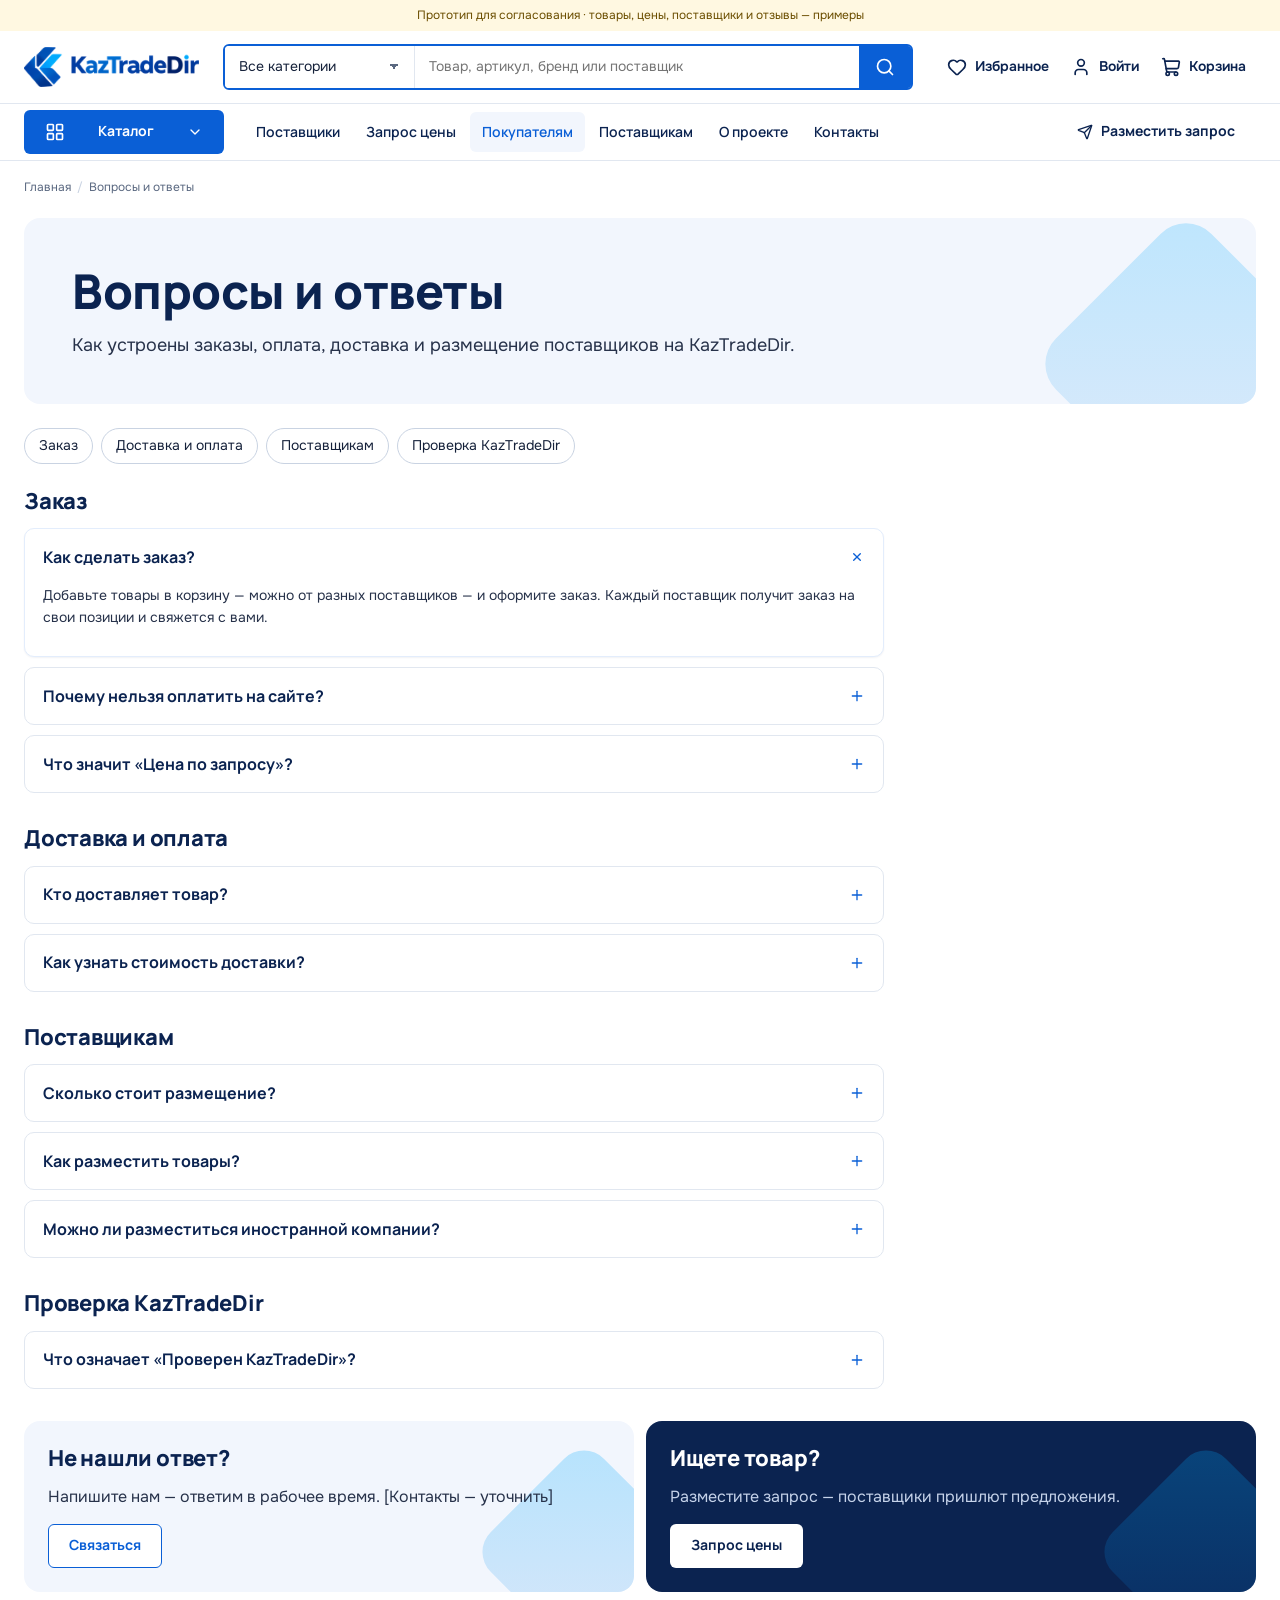
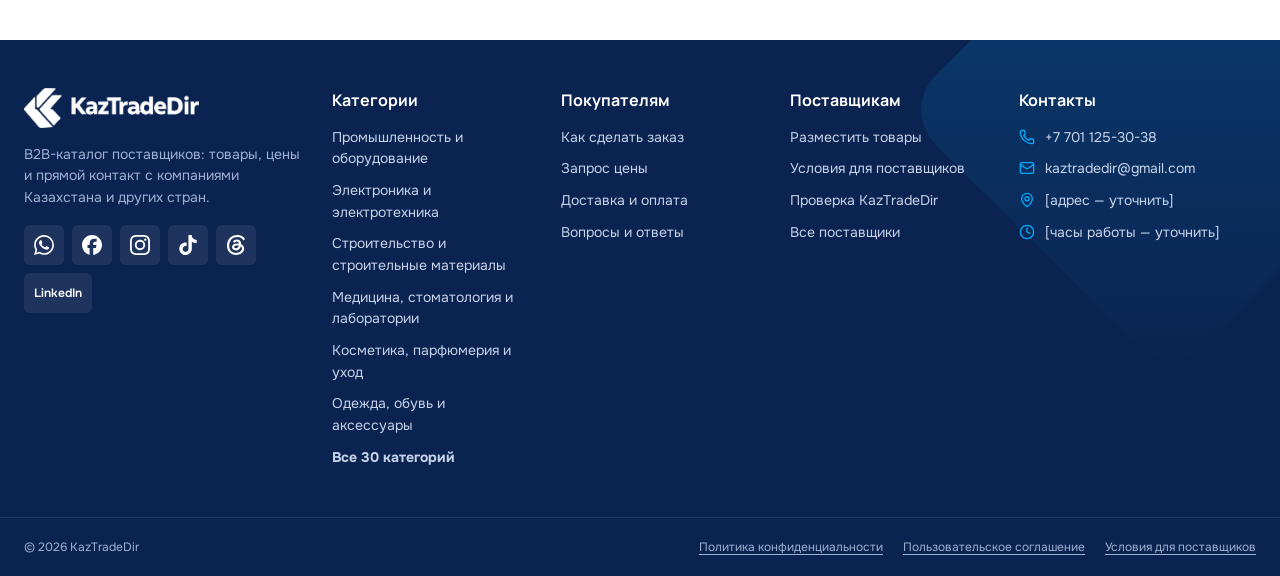
<file: faq.html>
<!doctype html>
<html lang="ru">
<head>
	<meta charset="utf-8">
	<meta name="viewport" content="width=device-width, initial-scale=1">
	<title>Вопросы и ответы — KazTradeDir</title>
	<meta name="description" content="Заказ, оплата, доставка и размещение поставщиков.">
	<meta name="robots" content="noindex, nofollow">
	<link rel="icon" href="assets/img/favicon-32.png" sizes="32x32">
	<link rel="apple-touch-icon" href="assets/img/apple-touch-icon.png">
	<link rel="preconnect" href="https://fonts.googleapis.com">
	<link rel="preconnect" href="https://fonts.gstatic.com" crossorigin>
	<link rel="stylesheet" href="https://fonts.googleapis.com/css2?family=Manrope:wght@600;700;800&family=Onest:wght@400;500;600;700&display=swap">
	<link rel="stylesheet" href="assets/css/tokens.css?v=0.5.3">
	<link rel="stylesheet" href="assets/css/base.css?v=0.5.3">
	<link rel="stylesheet" href="assets/css/components.css?v=0.5.3">
	<link rel="stylesheet" href="assets/css/layout.css?v=0.5.3">
	<link rel="stylesheet" href="assets/css/pages.css?v=0.5.3">
	<link rel="stylesheet" href="assets/css/suppliers.css?v=0.5.3">
	<link rel="stylesheet" href="assets/css/commerce.css?v=0.5.3">
	<link rel="stylesheet" href="assets/css/content.css?v=0.5.3">
	<script>window.gtranslateSettings = {"default_language":"ru","languages":["ru","kk","en","zh-CN"],"native_language_names":true,"wrapper_selector":".ktd-gt","select_language_label":"Язык"};</script>
	<script src="https://cdn.gtranslate.net/widgets/latest/dropdown.js" defer></script>
	<script type="module" src="assets/js/main.js?v=0.5.3"></script>
</head>
<body>
<div class="proto-bar">Прототип для согласования · товары, цены, поставщики и отзывы — примеры</div>
<a class="skip-link" href="#main">Перейти к содержимому</a>
<header class="site-header">
	<div class="container header-main">
		<button class="icon-btn header-burger" type="button" data-drawer-open="mobile-nav" aria-controls="mobile-nav" aria-expanded="false" aria-label="Открыть меню"><svg class="icon" aria-hidden="true"><use href="assets/icons.svg#i-menu"></use></svg></button>
		<a class="site-logo" href="index.html" aria-label="KazTradeDir — на главную"><img src="assets/img/logo.png" alt="KazTradeDir" width="175" height="40"></a>
		<form class="header-search" role="search" action="search.html">
			<label class="visually-hidden" for="search-cat">Категория поиска</label>
			<select class="select header-search__cat" id="search-cat" name="product_cat"><option value="">Все категории</option><option value="promyshlennost-i-oborudovanie">Промышленность и оборудование</option><option value="elektronika-i-elektrotehnika">Электроника и электротехника</option><option value="stroitelstvo-i-stroymaterialy">Строительство и строительные материалы</option><option value="meditsina-i-laboratorii">Медицина, стоматология и лаборатории</option><option value="kosmetika-i-parfyumeriya">Косметика, парфюмерия и уход</option><option value="odezhda-obuv-aksessuary">Одежда, обувь и аксессуары</option><option value="produkty-pitaniya-i-napitki">Продукты питания и напитки</option><option value="selskoe-hozyaystvo">Сельское хозяйство и животноводство</option><option value="himicheskaya-produktsiya">Химическая продукция и сырьё</option><option value="metally-i-mineraly">Металлы, минералы и сырьевые материалы</option><option value="mebel-i-tovary-dlya-doma">Мебель, интерьер и товары для дома</option><option value="avto-transport-zapchasti">Автомобили, транспорт и запчасти</option><option value="energetika">Энергетика и электрогенерация</option><option value="skladskoe-i-torgovoe-oborudovanie">Складское и торговое оборудование</option><option value="tekstil-i-tkani">Текстиль, ткани и материалы для производства</option><option value="nauka-i-izmereniya">Наука, измерения и контроль качества</option><option value="sport-otdyh-turizm">Спорт, отдых и туризм</option><option value="detskie-tovary">Детские товары, игрушки и образование</option><option value="oborudovanie-dlya-biznesa">Оборудование для бизнеса и сферы услуг</option><option value="bezopasnost-i-svyaz">Безопасность и связь</option><option value="vodosnabzhenie-otoplenie-ventilyatsiya">Водоснабжение, отопление и вентиляция</option><option value="bumaga-poligrafiya-ofis">Бумага, полиграфия и офисные товары</option><option value="tovary-dlya-zhivotnyh">Товары для животных</option><option value="ekologiya-i-pererabotka">Экология, переработка и очистка</option><option value="bytovaya-tehnika">Бытовая техника и товары повседневного спроса</option><option value="zapchasti-i-komplektuyushchie">Запасные части и комплектующие</option><option value="syre-i-polufabrikaty">Сырьё и полуфабрикаты для производства</option><option value="yuvelirnye-izdeliya">Ювелирные изделия и предметы роскоши</option><option value="muzyka-zvuk-razvlecheniya">Музыка, звук и развлечения</option><option value="robototehnika-i-avtomatizatsiya">Робототехника, автоматизация и новые технологии</option></select>
			<label class="visually-hidden" for="search-q">Поиск</label>
			<input class="header-search__input" id="search-q" type="search" name="s" placeholder="Товар, артикул, бренд или поставщик" autocomplete="off">
			<button class="header-search__btn" type="submit" aria-label="Найти"><svg class="icon" aria-hidden="true"><use href="assets/icons.svg#i-search"></use></svg></button>
		</form>
		<nav class="header-actions" aria-label="Личное">
			<a class="header-action header-action--fav" href="favorites.html"><svg class="icon" aria-hidden="true"><use href="assets/icons.svg#i-heart"></use></svg><span class="header-action__label">Избранное</span><span class="counter" data-fav-count></span></a>
			<a class="header-action header-action--account" href="login.html"><svg class="icon" aria-hidden="true"><use href="assets/icons.svg#i-user"></use></svg><span class="header-action__label">Войти</span></a>
			<a class="header-action" href="cart.html"><svg class="icon" aria-hidden="true"><use href="assets/icons.svg#i-shopping-cart"></use></svg><span class="header-action__label">Корзина</span><span class="counter" data-cart-count></span></a>
		</nav>
	</div>
	<div class="header-nav">
		<div class="container header-nav__inner">
			<button class="btn catalog-toggle" type="button" aria-expanded="false" aria-controls="mega-menu"><svg class="icon" aria-hidden="true"><use href="assets/icons.svg#i-layout-grid"></use></svg><span>Каталог</span><svg class="icon icon--sm catalog-toggle__chevron" aria-hidden="true"><use href="assets/icons.svg#i-chevron-down"></use></svg></button>
			<nav class="main-menu" aria-label="Основное меню"><a href="suppliers.html">Поставщики</a><a href="rfq.html">Запрос цены</a><a href="faq.html" aria-current="page">Покупателям</a><a href="become-supplier.html">Поставщикам</a><a href="#">О проекте</a><a href="#">Контакты</a></nav>
			<div class="lang-switch"><div class="ktd-gt"></div></div>
			<button class="btn btn--ghost header-nav__rfq" type="button" data-rfq-open=""><svg class="icon icon--sm" aria-hidden="true"><use href="assets/icons.svg#i-send"></use></svg>Разместить запрос</button>
		</div>
	</div>
	<div class="mega" id="mega-menu" hidden>
		<div class="container mega__inner">
			<nav class="mega__cats" aria-label="Категории каталога"><a class="mega__cat is-active" href="catalog.html" data-panel="mega-promyshlennost-i-oborudovanie"><svg class="icon" aria-hidden="true"><use href="assets/icons.svg#i-factory"></use></svg><span>Промышленность и оборудование</span><svg class="icon icon--sm" aria-hidden="true"><use href="assets/icons.svg#i-chevron-right"></use></svg></a><a class="mega__cat" href="catalog.html" data-panel="mega-elektronika-i-elektrotehnika"><svg class="icon" aria-hidden="true"><use href="assets/icons.svg#i-cpu"></use></svg><span>Электроника и электротехника</span><svg class="icon icon--sm" aria-hidden="true"><use href="assets/icons.svg#i-chevron-right"></use></svg></a><a class="mega__cat" href="catalog.html" data-panel="mega-stroitelstvo-i-stroymaterialy"><svg class="icon" aria-hidden="true"><use href="assets/icons.svg#i-hard-hat"></use></svg><span>Строительство и строительные материалы</span><svg class="icon icon--sm" aria-hidden="true"><use href="assets/icons.svg#i-chevron-right"></use></svg></a><a class="mega__cat" href="catalog.html" data-panel="mega-meditsina-i-laboratorii"><svg class="icon" aria-hidden="true"><use href="assets/icons.svg#i-stethoscope"></use></svg><span>Медицина, стоматология и лаборатории</span><svg class="icon icon--sm" aria-hidden="true"><use href="assets/icons.svg#i-chevron-right"></use></svg></a><a class="mega__cat" href="catalog.html" data-panel="mega-kosmetika-i-parfyumeriya"><svg class="icon" aria-hidden="true"><use href="assets/icons.svg#i-sparkles"></use></svg><span>Косметика, парфюмерия и уход</span><svg class="icon icon--sm" aria-hidden="true"><use href="assets/icons.svg#i-chevron-right"></use></svg></a><a class="mega__cat" href="catalog.html" data-panel="mega-odezhda-obuv-aksessuary"><svg class="icon" aria-hidden="true"><use href="assets/icons.svg#i-shirt"></use></svg><span>Одежда, обувь и аксессуары</span><svg class="icon icon--sm" aria-hidden="true"><use href="assets/icons.svg#i-chevron-right"></use></svg></a><a class="mega__cat" href="catalog.html" data-panel="mega-produkty-pitaniya-i-napitki"><svg class="icon" aria-hidden="true"><use href="assets/icons.svg#i-apple"></use></svg><span>Продукты питания и напитки</span><svg class="icon icon--sm" aria-hidden="true"><use href="assets/icons.svg#i-chevron-right"></use></svg></a><a class="mega__cat" href="catalog.html" data-panel="mega-selskoe-hozyaystvo"><svg class="icon" aria-hidden="true"><use href="assets/icons.svg#i-tractor"></use></svg><span>Сельское хозяйство и животноводство</span><svg class="icon icon--sm" aria-hidden="true"><use href="assets/icons.svg#i-chevron-right"></use></svg></a><a class="mega__cat" href="catalog.html" data-panel="mega-himicheskaya-produktsiya"><svg class="icon" aria-hidden="true"><use href="assets/icons.svg#i-flask-conical"></use></svg><span>Химическая продукция и сырьё</span><svg class="icon icon--sm" aria-hidden="true"><use href="assets/icons.svg#i-chevron-right"></use></svg></a><a class="mega__cat" href="catalog.html" data-panel="mega-metally-i-mineraly"><svg class="icon" aria-hidden="true"><use href="assets/icons.svg#i-pickaxe"></use></svg><span>Металлы, минералы и сырьевые материалы</span><svg class="icon icon--sm" aria-hidden="true"><use href="assets/icons.svg#i-chevron-right"></use></svg></a><a class="mega__cat" href="catalog.html" data-panel="mega-mebel-i-tovary-dlya-doma"><svg class="icon" aria-hidden="true"><use href="assets/icons.svg#i-sofa"></use></svg><span>Мебель, интерьер и товары для дома</span><svg class="icon icon--sm" aria-hidden="true"><use href="assets/icons.svg#i-chevron-right"></use></svg></a><a class="mega__cat" href="catalog.html" data-panel="mega-avto-transport-zapchasti"><svg class="icon" aria-hidden="true"><use href="assets/icons.svg#i-car"></use></svg><span>Автомобили, транспорт и запчасти</span><svg class="icon icon--sm" aria-hidden="true"><use href="assets/icons.svg#i-chevron-right"></use></svg></a><a class="mega__cat" href="catalog.html" data-panel="mega-energetika"><svg class="icon" aria-hidden="true"><use href="assets/icons.svg#i-zap"></use></svg><span>Энергетика и электрогенерация</span><svg class="icon icon--sm" aria-hidden="true"><use href="assets/icons.svg#i-chevron-right"></use></svg></a><a class="mega__cat" href="catalog.html" data-panel="mega-skladskoe-i-torgovoe-oborudovanie"><svg class="icon" aria-hidden="true"><use href="assets/icons.svg#i-warehouse"></use></svg><span>Складское и торговое оборудование</span><svg class="icon icon--sm" aria-hidden="true"><use href="assets/icons.svg#i-chevron-right"></use></svg></a><a class="mega__cat" href="catalog.html" data-panel="mega-tekstil-i-tkani"><svg class="icon" aria-hidden="true"><use href="assets/icons.svg#i-scissors"></use></svg><span>Текстиль, ткани и материалы для производства</span><svg class="icon icon--sm" aria-hidden="true"><use href="assets/icons.svg#i-chevron-right"></use></svg></a><a class="mega__cat" href="catalog.html" data-panel="mega-nauka-i-izmereniya"><svg class="icon" aria-hidden="true"><use href="assets/icons.svg#i-microscope"></use></svg><span>Наука, измерения и контроль качества</span><svg class="icon icon--sm" aria-hidden="true"><use href="assets/icons.svg#i-chevron-right"></use></svg></a><a class="mega__cat" href="catalog.html" data-panel="mega-sport-otdyh-turizm"><svg class="icon" aria-hidden="true"><use href="assets/icons.svg#i-dumbbell"></use></svg><span>Спорт, отдых и туризм</span><svg class="icon icon--sm" aria-hidden="true"><use href="assets/icons.svg#i-chevron-right"></use></svg></a><a class="mega__cat" href="catalog.html" data-panel="mega-detskie-tovary"><svg class="icon" aria-hidden="true"><use href="assets/icons.svg#i-baby"></use></svg><span>Детские товары, игрушки и образование</span><svg class="icon icon--sm" aria-hidden="true"><use href="assets/icons.svg#i-chevron-right"></use></svg></a><a class="mega__cat" href="catalog.html" data-panel="mega-oborudovanie-dlya-biznesa"><svg class="icon" aria-hidden="true"><use href="assets/icons.svg#i-briefcase-business"></use></svg><span>Оборудование для бизнеса и сферы услуг</span><svg class="icon icon--sm" aria-hidden="true"><use href="assets/icons.svg#i-chevron-right"></use></svg></a><a class="mega__cat" href="catalog.html" data-panel="mega-bezopasnost-i-svyaz"><svg class="icon" aria-hidden="true"><use href="assets/icons.svg#i-shield"></use></svg><span>Безопасность и связь</span><svg class="icon icon--sm" aria-hidden="true"><use href="assets/icons.svg#i-chevron-right"></use></svg></a><a class="mega__cat" href="catalog.html" data-panel="mega-vodosnabzhenie-otoplenie-ventilyatsiya"><svg class="icon" aria-hidden="true"><use href="assets/icons.svg#i-droplets"></use></svg><span>Водоснабжение, отопление и вентиляция</span><svg class="icon icon--sm" aria-hidden="true"><use href="assets/icons.svg#i-chevron-right"></use></svg></a><a class="mega__cat" href="catalog.html" data-panel="mega-bumaga-poligrafiya-ofis"><svg class="icon" aria-hidden="true"><use href="assets/icons.svg#i-printer"></use></svg><span>Бумага, полиграфия и офисные товары</span><svg class="icon icon--sm" aria-hidden="true"><use href="assets/icons.svg#i-chevron-right"></use></svg></a><a class="mega__cat" href="catalog.html" data-panel="mega-tovary-dlya-zhivotnyh"><svg class="icon" aria-hidden="true"><use href="assets/icons.svg#i-paw-print"></use></svg><span>Товары для животных</span><svg class="icon icon--sm" aria-hidden="true"><use href="assets/icons.svg#i-chevron-right"></use></svg></a><a class="mega__cat" href="catalog.html" data-panel="mega-ekologiya-i-pererabotka"><svg class="icon" aria-hidden="true"><use href="assets/icons.svg#i-recycle"></use></svg><span>Экология, переработка и очистка</span><svg class="icon icon--sm" aria-hidden="true"><use href="assets/icons.svg#i-chevron-right"></use></svg></a><a class="mega__cat" href="catalog.html" data-panel="mega-bytovaya-tehnika"><svg class="icon" aria-hidden="true"><use href="assets/icons.svg#i-washing-machine"></use></svg><span>Бытовая техника и товары повседневного спроса</span><svg class="icon icon--sm" aria-hidden="true"><use href="assets/icons.svg#i-chevron-right"></use></svg></a><a class="mega__cat" href="catalog.html" data-panel="mega-zapchasti-i-komplektuyushchie"><svg class="icon" aria-hidden="true"><use href="assets/icons.svg#i-cog"></use></svg><span>Запасные части и комплектующие</span><svg class="icon icon--sm" aria-hidden="true"><use href="assets/icons.svg#i-chevron-right"></use></svg></a><a class="mega__cat" href="catalog.html" data-panel="mega-syre-i-polufabrikaty"><svg class="icon" aria-hidden="true"><use href="assets/icons.svg#i-boxes"></use></svg><span>Сырьё и полуфабрикаты для производства</span><svg class="icon icon--sm" aria-hidden="true"><use href="assets/icons.svg#i-chevron-right"></use></svg></a><a class="mega__cat" href="catalog.html" data-panel="mega-yuvelirnye-izdeliya"><svg class="icon" aria-hidden="true"><use href="assets/icons.svg#i-gem"></use></svg><span>Ювелирные изделия и предметы роскоши</span><svg class="icon icon--sm" aria-hidden="true"><use href="assets/icons.svg#i-chevron-right"></use></svg></a><a class="mega__cat" href="catalog.html" data-panel="mega-muzyka-zvuk-razvlecheniya"><svg class="icon" aria-hidden="true"><use href="assets/icons.svg#i-music"></use></svg><span>Музыка, звук и развлечения</span><svg class="icon icon--sm" aria-hidden="true"><use href="assets/icons.svg#i-chevron-right"></use></svg></a><a class="mega__cat" href="catalog.html" data-panel="mega-robototehnika-i-avtomatizatsiya"><svg class="icon" aria-hidden="true"><use href="assets/icons.svg#i-bot"></use></svg><span>Робототехника, автоматизация и новые технологии</span><svg class="icon icon--sm" aria-hidden="true"><use href="assets/icons.svg#i-chevron-right"></use></svg></a></nav>
			<div><div class="mega__panel" id="mega-promyshlennost-i-oborudovanie"><h3><svg class="icon icon--lg" aria-hidden="true"><use href="assets/icons.svg#i-factory"></use></svg>Промышленность и оборудование</h3><div class="mega__subs"><a href="catalog.html">Станки и производственные линии</a><a href="catalog.html">Насосы и компрессоры</a><a href="catalog.html">Генераторы и сварочное оборудование</a><a href="catalog.html">Подъёмное оборудование</a><a href="catalog.html">Пищевое и упаковочное оборудование</a><a href="catalog.html">Инструмент</a></div><a class="mega__all" href="catalog.html">Все товары категории <svg class="icon icon--sm" aria-hidden="true"><use href="assets/icons.svg#i-arrow-right"></use></svg></a></div><div class="mega__panel" id="mega-elektronika-i-elektrotehnika" hidden><h3><svg class="icon icon--lg" aria-hidden="true"><use href="assets/icons.svg#i-cpu"></use></svg>Электроника и электротехника</h3><div class="mega__subs"><a href="catalog.html">Кабель и провод</a><a href="catalog.html">Электрощитовое оборудование</a><a href="catalog.html">Освещение</a><a href="catalog.html">Электроустановочные изделия</a><a href="catalog.html">Компьютеры и оргтехника</a><a href="catalog.html">Электронные компоненты</a></div><a class="mega__all" href="catalog.html">Все товары категории <svg class="icon icon--sm" aria-hidden="true"><use href="assets/icons.svg#i-arrow-right"></use></svg></a></div><div class="mega__panel" id="mega-stroitelstvo-i-stroymaterialy" hidden><h3><svg class="icon icon--lg" aria-hidden="true"><use href="assets/icons.svg#i-hard-hat"></use></svg>Строительство и строительные материалы</h3><div class="mega__subs"><a href="catalog.html">Цемент и сухие смеси</a><a href="catalog.html">Кирпич и блоки</a><a href="catalog.html">Металлопрокат для стройки</a><a href="catalog.html">Кровля и фасад</a><a href="catalog.html">Изоляция</a><a href="catalog.html">Отделочные материалы</a><a href="catalog.html">Строительная техника</a></div><a class="mega__all" href="catalog.html">Все товары категории <svg class="icon icon--sm" aria-hidden="true"><use href="assets/icons.svg#i-arrow-right"></use></svg></a></div><div class="mega__panel" id="mega-meditsina-i-laboratorii" hidden><h3><svg class="icon icon--lg" aria-hidden="true"><use href="assets/icons.svg#i-stethoscope"></use></svg>Медицина, стоматология и лаборатории</h3><div class="mega__subs"><a href="catalog.html">Медицинское оборудование</a><a href="catalog.html">Стоматология</a><a href="catalog.html">Лабораторное оборудование</a><a href="catalog.html">Расходные материалы</a><a href="catalog.html">Средства защиты</a><a href="catalog.html">Мебель для клиник</a></div><a class="mega__all" href="catalog.html">Все товары категории <svg class="icon icon--sm" aria-hidden="true"><use href="assets/icons.svg#i-arrow-right"></use></svg></a></div><div class="mega__panel" id="mega-kosmetika-i-parfyumeriya" hidden><h3><svg class="icon icon--lg" aria-hidden="true"><use href="assets/icons.svg#i-sparkles"></use></svg>Косметика, парфюмерия и уход</h3><div class="mega__subs"><a href="catalog.html">Уход за кожей</a><a href="catalog.html">Уход за волосами</a><a href="catalog.html">Декоративная косметика</a><a href="catalog.html">Парфюмерия</a><a href="catalog.html">Профессиональная косметика</a></div><a class="mega__all" href="catalog.html">Все товары категории <svg class="icon icon--sm" aria-hidden="true"><use href="assets/icons.svg#i-arrow-right"></use></svg></a></div><div class="mega__panel" id="mega-odezhda-obuv-aksessuary" hidden><h3><svg class="icon icon--lg" aria-hidden="true"><use href="assets/icons.svg#i-shirt"></use></svg>Одежда, обувь и аксессуары</h3><div class="mega__subs"><a href="catalog.html">Спецодежда и СИЗ</a><a href="catalog.html">Мужская одежда</a><a href="catalog.html">Женская одежда</a><a href="catalog.html">Детская одежда</a><a href="catalog.html">Обувь</a><a href="catalog.html">Аксессуары</a></div><a class="mega__all" href="catalog.html">Все товары категории <svg class="icon icon--sm" aria-hidden="true"><use href="assets/icons.svg#i-arrow-right"></use></svg></a></div><div class="mega__panel" id="mega-produkty-pitaniya-i-napitki" hidden><h3><svg class="icon icon--lg" aria-hidden="true"><use href="assets/icons.svg#i-apple"></use></svg>Продукты питания и напитки</h3><div class="mega__subs"><a href="catalog.html">Мясо и птица</a><a href="catalog.html">Молочная продукция</a><a href="catalog.html">Бакалея и крупы</a><a href="catalog.html">Кондитерские изделия</a><a href="catalog.html">Напитки</a><a href="catalog.html">Фрукты и овощи</a></div><a class="mega__all" href="catalog.html">Все товары категории <svg class="icon icon--sm" aria-hidden="true"><use href="assets/icons.svg#i-arrow-right"></use></svg></a></div><div class="mega__panel" id="mega-selskoe-hozyaystvo" hidden><h3><svg class="icon icon--lg" aria-hidden="true"><use href="assets/icons.svg#i-tractor"></use></svg>Сельское хозяйство и животноводство</h3><div class="mega__subs"><a href="catalog.html">Сельхозтехника</a><a href="catalog.html">Семена и саженцы</a><a href="catalog.html">Удобрения и СЗР</a><a href="catalog.html">Корма и добавки</a><a href="catalog.html">Оборудование для ферм</a><a href="catalog.html">Поливные системы</a></div><a class="mega__all" href="catalog.html">Все товары категории <svg class="icon icon--sm" aria-hidden="true"><use href="assets/icons.svg#i-arrow-right"></use></svg></a></div><div class="mega__panel" id="mega-himicheskaya-produktsiya" hidden><h3><svg class="icon icon--lg" aria-hidden="true"><use href="assets/icons.svg#i-flask-conical"></use></svg>Химическая продукция и сырьё</h3><div class="mega__subs"><a href="catalog.html">Промышленная химия</a><a href="catalog.html">Лакокрасочные материалы</a><a href="catalog.html">Бытовая химия</a><a href="catalog.html">Полимеры и пластмассы</a><a href="catalog.html">Реактивы</a></div><a class="mega__all" href="catalog.html">Все товары категории <svg class="icon icon--sm" aria-hidden="true"><use href="assets/icons.svg#i-arrow-right"></use></svg></a></div><div class="mega__panel" id="mega-metally-i-mineraly" hidden><h3><svg class="icon icon--lg" aria-hidden="true"><use href="assets/icons.svg#i-pickaxe"></use></svg>Металлы, минералы и сырьевые материалы</h3><div class="mega__subs"><a href="catalog.html">Чёрный металлопрокат</a><a href="catalog.html">Цветные металлы</a><a href="catalog.html">Трубы</a><a href="catalog.html">Метизы</a><a href="catalog.html">Нерудные материалы</a><a href="catalog.html">Руды и концентраты</a></div><a class="mega__all" href="catalog.html">Все товары категории <svg class="icon icon--sm" aria-hidden="true"><use href="assets/icons.svg#i-arrow-right"></use></svg></a></div><div class="mega__panel" id="mega-mebel-i-tovary-dlya-doma" hidden><h3><svg class="icon icon--lg" aria-hidden="true"><use href="assets/icons.svg#i-sofa"></use></svg>Мебель, интерьер и товары для дома</h3><div class="mega__subs"><a href="catalog.html">Офисная мебель</a><a href="catalog.html">Мебель для дома</a><a href="catalog.html">Мебель для HoReCa</a><a href="catalog.html">Текстиль для дома</a><a href="catalog.html">Посуда</a><a href="catalog.html">Декор</a></div><a class="mega__all" href="catalog.html">Все товары категории <svg class="icon icon--sm" aria-hidden="true"><use href="assets/icons.svg#i-arrow-right"></use></svg></a></div><div class="mega__panel" id="mega-avto-transport-zapchasti" hidden><h3><svg class="icon icon--lg" aria-hidden="true"><use href="assets/icons.svg#i-car"></use></svg>Автомобили, транспорт и запчасти</h3><div class="mega__subs"><a href="catalog.html">Легковые автомобили</a><a href="catalog.html">Грузовой транспорт</a><a href="catalog.html">Спецтехника</a><a href="catalog.html">Шины и диски</a><a href="catalog.html">Масла и автохимия</a><a href="catalog.html">Автоаксессуары</a></div><a class="mega__all" href="catalog.html">Все товары категории <svg class="icon icon--sm" aria-hidden="true"><use href="assets/icons.svg#i-arrow-right"></use></svg></a></div><div class="mega__panel" id="mega-energetika" hidden><h3><svg class="icon icon--lg" aria-hidden="true"><use href="assets/icons.svg#i-zap"></use></svg>Энергетика и электрогенерация</h3><div class="mega__subs"><a href="catalog.html">Генераторы и электростанции</a><a href="catalog.html">Солнечная энергетика</a><a href="catalog.html">ИБП и стабилизаторы</a><a href="catalog.html">Трансформаторы</a><a href="catalog.html">Аккумуляторы</a></div><a class="mega__all" href="catalog.html">Все товары категории <svg class="icon icon--sm" aria-hidden="true"><use href="assets/icons.svg#i-arrow-right"></use></svg></a></div><div class="mega__panel" id="mega-skladskoe-i-torgovoe-oborudovanie" hidden><h3><svg class="icon icon--lg" aria-hidden="true"><use href="assets/icons.svg#i-warehouse"></use></svg>Складское и торговое оборудование</h3><div class="mega__subs"><a href="catalog.html">Стеллажи</a><a href="catalog.html">Складская техника</a><a href="catalog.html">Торговое оборудование</a><a href="catalog.html">Холодильное оборудование</a><a href="catalog.html">Весы</a><a href="catalog.html">Упаковка</a></div><a class="mega__all" href="catalog.html">Все товары категории <svg class="icon icon--sm" aria-hidden="true"><use href="assets/icons.svg#i-arrow-right"></use></svg></a></div><div class="mega__panel" id="mega-tekstil-i-tkani" hidden><h3><svg class="icon icon--lg" aria-hidden="true"><use href="assets/icons.svg#i-scissors"></use></svg>Текстиль, ткани и материалы для производства</h3><div class="mega__subs"><a href="catalog.html">Ткани</a><a href="catalog.html">Нитки и фурнитура</a><a href="catalog.html">Нетканые материалы</a><a href="catalog.html">Технический текстиль</a><a href="catalog.html">Кожа и кожзаменители</a></div><a class="mega__all" href="catalog.html">Все товары категории <svg class="icon icon--sm" aria-hidden="true"><use href="assets/icons.svg#i-arrow-right"></use></svg></a></div><div class="mega__panel" id="mega-nauka-i-izmereniya" hidden><h3><svg class="icon icon--lg" aria-hidden="true"><use href="assets/icons.svg#i-microscope"></use></svg>Наука, измерения и контроль качества</h3><div class="mega__subs"><a href="catalog.html">Измерительные приборы</a><a href="catalog.html">Лабораторные анализаторы</a><a href="catalog.html">Неразрушающий контроль</a><a href="catalog.html">Метрология и калибровка</a><a href="catalog.html">Геодезическое оборудование</a></div><a class="mega__all" href="catalog.html">Все товары категории <svg class="icon icon--sm" aria-hidden="true"><use href="assets/icons.svg#i-arrow-right"></use></svg></a></div><div class="mega__panel" id="mega-sport-otdyh-turizm" hidden><h3><svg class="icon icon--lg" aria-hidden="true"><use href="assets/icons.svg#i-dumbbell"></use></svg>Спорт, отдых и туризм</h3><div class="mega__subs"><a href="catalog.html">Тренажёры</a><a href="catalog.html">Спортивный инвентарь</a><a href="catalog.html">Туризм и кемпинг</a><a href="catalog.html">Оборудование для площадок</a></div><a class="mega__all" href="catalog.html">Все товары категории <svg class="icon icon--sm" aria-hidden="true"><use href="assets/icons.svg#i-arrow-right"></use></svg></a></div><div class="mega__panel" id="mega-detskie-tovary" hidden><h3><svg class="icon icon--lg" aria-hidden="true"><use href="assets/icons.svg#i-baby"></use></svg>Детские товары, игрушки и образование</h3><div class="mega__subs"><a href="catalog.html">Игрушки</a><a href="catalog.html">Детская мебель</a><a href="catalog.html">Учебное оборудование</a><a href="catalog.html">Канцтовары для школы</a></div><a class="mega__all" href="catalog.html">Все товары категории <svg class="icon icon--sm" aria-hidden="true"><use href="assets/icons.svg#i-arrow-right"></use></svg></a></div><div class="mega__panel" id="mega-oborudovanie-dlya-biznesa" hidden><h3><svg class="icon icon--lg" aria-hidden="true"><use href="assets/icons.svg#i-briefcase-business"></use></svg>Оборудование для бизнеса и сферы услуг</h3><div class="mega__subs"><a href="catalog.html">Оборудование для HoReCa</a><a href="catalog.html">Клининг</a><a href="catalog.html">Прачечное оборудование</a><a href="catalog.html">Салоны красоты</a><a href="catalog.html">Кассы и POS</a></div><a class="mega__all" href="catalog.html">Все товары категории <svg class="icon icon--sm" aria-hidden="true"><use href="assets/icons.svg#i-arrow-right"></use></svg></a></div><div class="mega__panel" id="mega-bezopasnost-i-svyaz" hidden><h3><svg class="icon icon--lg" aria-hidden="true"><use href="assets/icons.svg#i-shield"></use></svg>Безопасность и связь</h3><div class="mega__subs"><a href="catalog.html">Видеонаблюдение</a><a href="catalog.html">Охранная и пожарная сигнализация</a><a href="catalog.html">Контроль доступа</a><a href="catalog.html">Сетевое и телеком-оборудование</a><a href="catalog.html">Пожаротушение</a></div><a class="mega__all" href="catalog.html">Все товары категории <svg class="icon icon--sm" aria-hidden="true"><use href="assets/icons.svg#i-arrow-right"></use></svg></a></div><div class="mega__panel" id="mega-vodosnabzhenie-otoplenie-ventilyatsiya" hidden><h3><svg class="icon icon--lg" aria-hidden="true"><use href="assets/icons.svg#i-droplets"></use></svg>Водоснабжение, отопление и вентиляция</h3><div class="mega__subs"><a href="catalog.html">Котлы и отопление</a><a href="catalog.html">Насосы для воды</a><a href="catalog.html">Трубы и фитинги</a><a href="catalog.html">Вентиляция и кондиционирование</a><a href="catalog.html">Водоочистка</a><a href="catalog.html">Сантехника</a></div><a class="mega__all" href="catalog.html">Все товары категории <svg class="icon icon--sm" aria-hidden="true"><use href="assets/icons.svg#i-arrow-right"></use></svg></a></div><div class="mega__panel" id="mega-bumaga-poligrafiya-ofis" hidden><h3><svg class="icon icon--lg" aria-hidden="true"><use href="assets/icons.svg#i-printer"></use></svg>Бумага, полиграфия и офисные товары</h3><div class="mega__subs"><a href="catalog.html">Бумага и картон</a><a href="catalog.html">Полиграфическое оборудование</a><a href="catalog.html">Канцелярия</a><a href="catalog.html">Расходники для печати</a></div><a class="mega__all" href="catalog.html">Все товары категории <svg class="icon icon--sm" aria-hidden="true"><use href="assets/icons.svg#i-arrow-right"></use></svg></a></div><div class="mega__panel" id="mega-tovary-dlya-zhivotnyh" hidden><h3><svg class="icon icon--lg" aria-hidden="true"><use href="assets/icons.svg#i-paw-print"></use></svg>Товары для животных</h3><div class="mega__subs"><a href="catalog.html">Корма</a><a href="catalog.html">Ветеринарные препараты</a><a href="catalog.html">Аксессуары и амуниция</a><a href="catalog.html">Зоогигиена</a></div><a class="mega__all" href="catalog.html">Все товары категории <svg class="icon icon--sm" aria-hidden="true"><use href="assets/icons.svg#i-arrow-right"></use></svg></a></div><div class="mega__panel" id="mega-ekologiya-i-pererabotka" hidden><h3><svg class="icon icon--lg" aria-hidden="true"><use href="assets/icons.svg#i-recycle"></use></svg>Экология, переработка и очистка</h3><div class="mega__subs"><a href="catalog.html">Оборудование для переработки</a><a href="catalog.html">Очистные сооружения</a><a href="catalog.html">Контейнеры для отходов</a><a href="catalog.html">Вторсырьё</a></div><a class="mega__all" href="catalog.html">Все товары категории <svg class="icon icon--sm" aria-hidden="true"><use href="assets/icons.svg#i-arrow-right"></use></svg></a></div><div class="mega__panel" id="mega-bytovaya-tehnika" hidden><h3><svg class="icon icon--lg" aria-hidden="true"><use href="assets/icons.svg#i-washing-machine"></use></svg>Бытовая техника и товары повседневного спроса</h3><div class="mega__subs"><a href="catalog.html">Крупная бытовая техника</a><a href="catalog.html">Мелкая бытовая техника</a><a href="catalog.html">Климатическая техника</a><a href="catalog.html">Хозтовары</a></div><a class="mega__all" href="catalog.html">Все товары категории <svg class="icon icon--sm" aria-hidden="true"><use href="assets/icons.svg#i-arrow-right"></use></svg></a></div><div class="mega__panel" id="mega-zapchasti-i-komplektuyushchie" hidden><h3><svg class="icon icon--lg" aria-hidden="true"><use href="assets/icons.svg#i-cog"></use></svg>Запасные части и комплектующие</h3><div class="mega__subs"><a href="catalog.html">Подшипники</a><a href="catalog.html">Приводы и редукторы</a><a href="catalog.html">Гидравлика и пневматика</a><a href="catalog.html">Уплотнения и РТИ</a><a href="catalog.html">Электродвигатели</a><a href="catalog.html">Запчасти к спецтехнике</a></div><a class="mega__all" href="catalog.html">Все товары категории <svg class="icon icon--sm" aria-hidden="true"><use href="assets/icons.svg#i-arrow-right"></use></svg></a></div><div class="mega__panel" id="mega-syre-i-polufabrikaty" hidden><h3><svg class="icon icon--lg" aria-hidden="true"><use href="assets/icons.svg#i-boxes"></use></svg>Сырьё и полуфабрикаты для производства</h3><div class="mega__subs"><a href="catalog.html">Пищевое сырьё</a><a href="catalog.html">Полимерное сырьё</a><a href="catalog.html">Древесина и пиломатериалы</a><a href="catalog.html">Бумажное сырьё</a><a href="catalog.html">Металлические заготовки</a></div><a class="mega__all" href="catalog.html">Все товары категории <svg class="icon icon--sm" aria-hidden="true"><use href="assets/icons.svg#i-arrow-right"></use></svg></a></div><div class="mega__panel" id="mega-yuvelirnye-izdeliya" hidden><h3><svg class="icon icon--lg" aria-hidden="true"><use href="assets/icons.svg#i-gem"></use></svg>Ювелирные изделия и предметы роскоши</h3><div class="mega__subs"><a href="catalog.html">Украшения</a><a href="catalog.html">Часы</a><a href="catalog.html">Сувениры и подарки</a><a href="catalog.html">Аксессуары премиум</a></div><a class="mega__all" href="catalog.html">Все товары категории <svg class="icon icon--sm" aria-hidden="true"><use href="assets/icons.svg#i-arrow-right"></use></svg></a></div><div class="mega__panel" id="mega-muzyka-zvuk-razvlecheniya" hidden><h3><svg class="icon icon--lg" aria-hidden="true"><use href="assets/icons.svg#i-music"></use></svg>Музыка, звук и развлечения</h3><div class="mega__subs"><a href="catalog.html">Звуковое оборудование</a><a href="catalog.html">Музыкальные инструменты</a><a href="catalog.html">Световое оборудование</a><a href="catalog.html">Аттракционы</a></div><a class="mega__all" href="catalog.html">Все товары категории <svg class="icon icon--sm" aria-hidden="true"><use href="assets/icons.svg#i-arrow-right"></use></svg></a></div><div class="mega__panel" id="mega-robototehnika-i-avtomatizatsiya" hidden><h3><svg class="icon icon--lg" aria-hidden="true"><use href="assets/icons.svg#i-bot"></use></svg>Робототехника, автоматизация и новые технологии</h3><div class="mega__subs"><a href="catalog.html">Промышленные роботы</a><a href="catalog.html">Контроллеры и ПЛК</a><a href="catalog.html">Датчики</a><a href="catalog.html">Дроны</a><a href="catalog.html">IoT и умный дом</a><a href="catalog.html">3D-печать</a></div><a class="mega__all" href="catalog.html">Все товары категории <svg class="icon icon--sm" aria-hidden="true"><use href="assets/icons.svg#i-arrow-right"></use></svg></a></div></div>
		</div>
	</div>
</header>
<aside class="drawer" id="mobile-nav" aria-label="Меню">
	<div class="drawer__head"><img src="assets/img/logo.png" alt="KazTradeDir" width="140" height="32"><button class="icon-btn" type="button" data-drawer-close aria-label="Закрыть меню"><svg class="icon" aria-hidden="true"><use href="assets/icons.svg#i-x"></use></svg></button></div>
	<div class="drawer__body mobile-nav">
		<div class="mobile-nav__lang"><div class="lang-switch"><div class="ktd-gt"></div></div></div>
		<div class="mobile-nav__section"><p class="mobile-nav__title">Каталог</p><details><summary><svg class="icon" aria-hidden="true"><use href="assets/icons.svg#i-factory"></use></svg><span>Промышленность и оборудование</span><svg class="icon icon--sm" aria-hidden="true"><use href="assets/icons.svg#i-chevron-down"></use></svg></summary><ul><li><a href="catalog.html"><b>Все товары категории</b></a></li><li><a href="catalog.html">Станки и производственные линии</a></li><li><a href="catalog.html">Насосы и компрессоры</a></li><li><a href="catalog.html">Генераторы и сварочное оборудование</a></li><li><a href="catalog.html">Подъёмное оборудование</a></li><li><a href="catalog.html">Пищевое и упаковочное оборудование</a></li><li><a href="catalog.html">Инструмент</a></li></ul></details><details><summary><svg class="icon" aria-hidden="true"><use href="assets/icons.svg#i-cpu"></use></svg><span>Электроника и электротехника</span><svg class="icon icon--sm" aria-hidden="true"><use href="assets/icons.svg#i-chevron-down"></use></svg></summary><ul><li><a href="catalog.html"><b>Все товары категории</b></a></li><li><a href="catalog.html">Кабель и провод</a></li><li><a href="catalog.html">Электрощитовое оборудование</a></li><li><a href="catalog.html">Освещение</a></li><li><a href="catalog.html">Электроустановочные изделия</a></li><li><a href="catalog.html">Компьютеры и оргтехника</a></li><li><a href="catalog.html">Электронные компоненты</a></li></ul></details><details><summary><svg class="icon" aria-hidden="true"><use href="assets/icons.svg#i-hard-hat"></use></svg><span>Строительство и строительные материалы</span><svg class="icon icon--sm" aria-hidden="true"><use href="assets/icons.svg#i-chevron-down"></use></svg></summary><ul><li><a href="catalog.html"><b>Все товары категории</b></a></li><li><a href="catalog.html">Цемент и сухие смеси</a></li><li><a href="catalog.html">Кирпич и блоки</a></li><li><a href="catalog.html">Металлопрокат для стройки</a></li><li><a href="catalog.html">Кровля и фасад</a></li><li><a href="catalog.html">Изоляция</a></li><li><a href="catalog.html">Отделочные материалы</a></li><li><a href="catalog.html">Строительная техника</a></li></ul></details><details><summary><svg class="icon" aria-hidden="true"><use href="assets/icons.svg#i-stethoscope"></use></svg><span>Медицина, стоматология и лаборатории</span><svg class="icon icon--sm" aria-hidden="true"><use href="assets/icons.svg#i-chevron-down"></use></svg></summary><ul><li><a href="catalog.html"><b>Все товары категории</b></a></li><li><a href="catalog.html">Медицинское оборудование</a></li><li><a href="catalog.html">Стоматология</a></li><li><a href="catalog.html">Лабораторное оборудование</a></li><li><a href="catalog.html">Расходные материалы</a></li><li><a href="catalog.html">Средства защиты</a></li><li><a href="catalog.html">Мебель для клиник</a></li></ul></details><details><summary><svg class="icon" aria-hidden="true"><use href="assets/icons.svg#i-sparkles"></use></svg><span>Косметика, парфюмерия и уход</span><svg class="icon icon--sm" aria-hidden="true"><use href="assets/icons.svg#i-chevron-down"></use></svg></summary><ul><li><a href="catalog.html"><b>Все товары категории</b></a></li><li><a href="catalog.html">Уход за кожей</a></li><li><a href="catalog.html">Уход за волосами</a></li><li><a href="catalog.html">Декоративная косметика</a></li><li><a href="catalog.html">Парфюмерия</a></li><li><a href="catalog.html">Профессиональная косметика</a></li></ul></details><details><summary><svg class="icon" aria-hidden="true"><use href="assets/icons.svg#i-shirt"></use></svg><span>Одежда, обувь и аксессуары</span><svg class="icon icon--sm" aria-hidden="true"><use href="assets/icons.svg#i-chevron-down"></use></svg></summary><ul><li><a href="catalog.html"><b>Все товары категории</b></a></li><li><a href="catalog.html">Спецодежда и СИЗ</a></li><li><a href="catalog.html">Мужская одежда</a></li><li><a href="catalog.html">Женская одежда</a></li><li><a href="catalog.html">Детская одежда</a></li><li><a href="catalog.html">Обувь</a></li><li><a href="catalog.html">Аксессуары</a></li></ul></details><details><summary><svg class="icon" aria-hidden="true"><use href="assets/icons.svg#i-apple"></use></svg><span>Продукты питания и напитки</span><svg class="icon icon--sm" aria-hidden="true"><use href="assets/icons.svg#i-chevron-down"></use></svg></summary><ul><li><a href="catalog.html"><b>Все товары категории</b></a></li><li><a href="catalog.html">Мясо и птица</a></li><li><a href="catalog.html">Молочная продукция</a></li><li><a href="catalog.html">Бакалея и крупы</a></li><li><a href="catalog.html">Кондитерские изделия</a></li><li><a href="catalog.html">Напитки</a></li><li><a href="catalog.html">Фрукты и овощи</a></li></ul></details><details><summary><svg class="icon" aria-hidden="true"><use href="assets/icons.svg#i-tractor"></use></svg><span>Сельское хозяйство и животноводство</span><svg class="icon icon--sm" aria-hidden="true"><use href="assets/icons.svg#i-chevron-down"></use></svg></summary><ul><li><a href="catalog.html"><b>Все товары категории</b></a></li><li><a href="catalog.html">Сельхозтехника</a></li><li><a href="catalog.html">Семена и саженцы</a></li><li><a href="catalog.html">Удобрения и СЗР</a></li><li><a href="catalog.html">Корма и добавки</a></li><li><a href="catalog.html">Оборудование для ферм</a></li><li><a href="catalog.html">Поливные системы</a></li></ul></details><details><summary><svg class="icon" aria-hidden="true"><use href="assets/icons.svg#i-flask-conical"></use></svg><span>Химическая продукция и сырьё</span><svg class="icon icon--sm" aria-hidden="true"><use href="assets/icons.svg#i-chevron-down"></use></svg></summary><ul><li><a href="catalog.html"><b>Все товары категории</b></a></li><li><a href="catalog.html">Промышленная химия</a></li><li><a href="catalog.html">Лакокрасочные материалы</a></li><li><a href="catalog.html">Бытовая химия</a></li><li><a href="catalog.html">Полимеры и пластмассы</a></li><li><a href="catalog.html">Реактивы</a></li></ul></details><details><summary><svg class="icon" aria-hidden="true"><use href="assets/icons.svg#i-pickaxe"></use></svg><span>Металлы, минералы и сырьевые материалы</span><svg class="icon icon--sm" aria-hidden="true"><use href="assets/icons.svg#i-chevron-down"></use></svg></summary><ul><li><a href="catalog.html"><b>Все товары категории</b></a></li><li><a href="catalog.html">Чёрный металлопрокат</a></li><li><a href="catalog.html">Цветные металлы</a></li><li><a href="catalog.html">Трубы</a></li><li><a href="catalog.html">Метизы</a></li><li><a href="catalog.html">Нерудные материалы</a></li><li><a href="catalog.html">Руды и концентраты</a></li></ul></details><details><summary><svg class="icon" aria-hidden="true"><use href="assets/icons.svg#i-sofa"></use></svg><span>Мебель, интерьер и товары для дома</span><svg class="icon icon--sm" aria-hidden="true"><use href="assets/icons.svg#i-chevron-down"></use></svg></summary><ul><li><a href="catalog.html"><b>Все товары категории</b></a></li><li><a href="catalog.html">Офисная мебель</a></li><li><a href="catalog.html">Мебель для дома</a></li><li><a href="catalog.html">Мебель для HoReCa</a></li><li><a href="catalog.html">Текстиль для дома</a></li><li><a href="catalog.html">Посуда</a></li><li><a href="catalog.html">Декор</a></li></ul></details><details><summary><svg class="icon" aria-hidden="true"><use href="assets/icons.svg#i-car"></use></svg><span>Автомобили, транспорт и запчасти</span><svg class="icon icon--sm" aria-hidden="true"><use href="assets/icons.svg#i-chevron-down"></use></svg></summary><ul><li><a href="catalog.html"><b>Все товары категории</b></a></li><li><a href="catalog.html">Легковые автомобили</a></li><li><a href="catalog.html">Грузовой транспорт</a></li><li><a href="catalog.html">Спецтехника</a></li><li><a href="catalog.html">Шины и диски</a></li><li><a href="catalog.html">Масла и автохимия</a></li><li><a href="catalog.html">Автоаксессуары</a></li></ul></details><details><summary><svg class="icon" aria-hidden="true"><use href="assets/icons.svg#i-zap"></use></svg><span>Энергетика и электрогенерация</span><svg class="icon icon--sm" aria-hidden="true"><use href="assets/icons.svg#i-chevron-down"></use></svg></summary><ul><li><a href="catalog.html"><b>Все товары категории</b></a></li><li><a href="catalog.html">Генераторы и электростанции</a></li><li><a href="catalog.html">Солнечная энергетика</a></li><li><a href="catalog.html">ИБП и стабилизаторы</a></li><li><a href="catalog.html">Трансформаторы</a></li><li><a href="catalog.html">Аккумуляторы</a></li></ul></details><details><summary><svg class="icon" aria-hidden="true"><use href="assets/icons.svg#i-warehouse"></use></svg><span>Складское и торговое оборудование</span><svg class="icon icon--sm" aria-hidden="true"><use href="assets/icons.svg#i-chevron-down"></use></svg></summary><ul><li><a href="catalog.html"><b>Все товары категории</b></a></li><li><a href="catalog.html">Стеллажи</a></li><li><a href="catalog.html">Складская техника</a></li><li><a href="catalog.html">Торговое оборудование</a></li><li><a href="catalog.html">Холодильное оборудование</a></li><li><a href="catalog.html">Весы</a></li><li><a href="catalog.html">Упаковка</a></li></ul></details><details><summary><svg class="icon" aria-hidden="true"><use href="assets/icons.svg#i-scissors"></use></svg><span>Текстиль, ткани и материалы для производства</span><svg class="icon icon--sm" aria-hidden="true"><use href="assets/icons.svg#i-chevron-down"></use></svg></summary><ul><li><a href="catalog.html"><b>Все товары категории</b></a></li><li><a href="catalog.html">Ткани</a></li><li><a href="catalog.html">Нитки и фурнитура</a></li><li><a href="catalog.html">Нетканые материалы</a></li><li><a href="catalog.html">Технический текстиль</a></li><li><a href="catalog.html">Кожа и кожзаменители</a></li></ul></details><details><summary><svg class="icon" aria-hidden="true"><use href="assets/icons.svg#i-microscope"></use></svg><span>Наука, измерения и контроль качества</span><svg class="icon icon--sm" aria-hidden="true"><use href="assets/icons.svg#i-chevron-down"></use></svg></summary><ul><li><a href="catalog.html"><b>Все товары категории</b></a></li><li><a href="catalog.html">Измерительные приборы</a></li><li><a href="catalog.html">Лабораторные анализаторы</a></li><li><a href="catalog.html">Неразрушающий контроль</a></li><li><a href="catalog.html">Метрология и калибровка</a></li><li><a href="catalog.html">Геодезическое оборудование</a></li></ul></details><details><summary><svg class="icon" aria-hidden="true"><use href="assets/icons.svg#i-dumbbell"></use></svg><span>Спорт, отдых и туризм</span><svg class="icon icon--sm" aria-hidden="true"><use href="assets/icons.svg#i-chevron-down"></use></svg></summary><ul><li><a href="catalog.html"><b>Все товары категории</b></a></li><li><a href="catalog.html">Тренажёры</a></li><li><a href="catalog.html">Спортивный инвентарь</a></li><li><a href="catalog.html">Туризм и кемпинг</a></li><li><a href="catalog.html">Оборудование для площадок</a></li></ul></details><details><summary><svg class="icon" aria-hidden="true"><use href="assets/icons.svg#i-baby"></use></svg><span>Детские товары, игрушки и образование</span><svg class="icon icon--sm" aria-hidden="true"><use href="assets/icons.svg#i-chevron-down"></use></svg></summary><ul><li><a href="catalog.html"><b>Все товары категории</b></a></li><li><a href="catalog.html">Игрушки</a></li><li><a href="catalog.html">Детская мебель</a></li><li><a href="catalog.html">Учебное оборудование</a></li><li><a href="catalog.html">Канцтовары для школы</a></li></ul></details><details><summary><svg class="icon" aria-hidden="true"><use href="assets/icons.svg#i-briefcase-business"></use></svg><span>Оборудование для бизнеса и сферы услуг</span><svg class="icon icon--sm" aria-hidden="true"><use href="assets/icons.svg#i-chevron-down"></use></svg></summary><ul><li><a href="catalog.html"><b>Все товары категории</b></a></li><li><a href="catalog.html">Оборудование для HoReCa</a></li><li><a href="catalog.html">Клининг</a></li><li><a href="catalog.html">Прачечное оборудование</a></li><li><a href="catalog.html">Салоны красоты</a></li><li><a href="catalog.html">Кассы и POS</a></li></ul></details><details><summary><svg class="icon" aria-hidden="true"><use href="assets/icons.svg#i-shield"></use></svg><span>Безопасность и связь</span><svg class="icon icon--sm" aria-hidden="true"><use href="assets/icons.svg#i-chevron-down"></use></svg></summary><ul><li><a href="catalog.html"><b>Все товары категории</b></a></li><li><a href="catalog.html">Видеонаблюдение</a></li><li><a href="catalog.html">Охранная и пожарная сигнализация</a></li><li><a href="catalog.html">Контроль доступа</a></li><li><a href="catalog.html">Сетевое и телеком-оборудование</a></li><li><a href="catalog.html">Пожаротушение</a></li></ul></details><details><summary><svg class="icon" aria-hidden="true"><use href="assets/icons.svg#i-droplets"></use></svg><span>Водоснабжение, отопление и вентиляция</span><svg class="icon icon--sm" aria-hidden="true"><use href="assets/icons.svg#i-chevron-down"></use></svg></summary><ul><li><a href="catalog.html"><b>Все товары категории</b></a></li><li><a href="catalog.html">Котлы и отопление</a></li><li><a href="catalog.html">Насосы для воды</a></li><li><a href="catalog.html">Трубы и фитинги</a></li><li><a href="catalog.html">Вентиляция и кондиционирование</a></li><li><a href="catalog.html">Водоочистка</a></li><li><a href="catalog.html">Сантехника</a></li></ul></details><details><summary><svg class="icon" aria-hidden="true"><use href="assets/icons.svg#i-printer"></use></svg><span>Бумага, полиграфия и офисные товары</span><svg class="icon icon--sm" aria-hidden="true"><use href="assets/icons.svg#i-chevron-down"></use></svg></summary><ul><li><a href="catalog.html"><b>Все товары категории</b></a></li><li><a href="catalog.html">Бумага и картон</a></li><li><a href="catalog.html">Полиграфическое оборудование</a></li><li><a href="catalog.html">Канцелярия</a></li><li><a href="catalog.html">Расходники для печати</a></li></ul></details><details><summary><svg class="icon" aria-hidden="true"><use href="assets/icons.svg#i-paw-print"></use></svg><span>Товары для животных</span><svg class="icon icon--sm" aria-hidden="true"><use href="assets/icons.svg#i-chevron-down"></use></svg></summary><ul><li><a href="catalog.html"><b>Все товары категории</b></a></li><li><a href="catalog.html">Корма</a></li><li><a href="catalog.html">Ветеринарные препараты</a></li><li><a href="catalog.html">Аксессуары и амуниция</a></li><li><a href="catalog.html">Зоогигиена</a></li></ul></details><details><summary><svg class="icon" aria-hidden="true"><use href="assets/icons.svg#i-recycle"></use></svg><span>Экология, переработка и очистка</span><svg class="icon icon--sm" aria-hidden="true"><use href="assets/icons.svg#i-chevron-down"></use></svg></summary><ul><li><a href="catalog.html"><b>Все товары категории</b></a></li><li><a href="catalog.html">Оборудование для переработки</a></li><li><a href="catalog.html">Очистные сооружения</a></li><li><a href="catalog.html">Контейнеры для отходов</a></li><li><a href="catalog.html">Вторсырьё</a></li></ul></details><details><summary><svg class="icon" aria-hidden="true"><use href="assets/icons.svg#i-washing-machine"></use></svg><span>Бытовая техника и товары повседневного спроса</span><svg class="icon icon--sm" aria-hidden="true"><use href="assets/icons.svg#i-chevron-down"></use></svg></summary><ul><li><a href="catalog.html"><b>Все товары категории</b></a></li><li><a href="catalog.html">Крупная бытовая техника</a></li><li><a href="catalog.html">Мелкая бытовая техника</a></li><li><a href="catalog.html">Климатическая техника</a></li><li><a href="catalog.html">Хозтовары</a></li></ul></details><details><summary><svg class="icon" aria-hidden="true"><use href="assets/icons.svg#i-cog"></use></svg><span>Запасные части и комплектующие</span><svg class="icon icon--sm" aria-hidden="true"><use href="assets/icons.svg#i-chevron-down"></use></svg></summary><ul><li><a href="catalog.html"><b>Все товары категории</b></a></li><li><a href="catalog.html">Подшипники</a></li><li><a href="catalog.html">Приводы и редукторы</a></li><li><a href="catalog.html">Гидравлика и пневматика</a></li><li><a href="catalog.html">Уплотнения и РТИ</a></li><li><a href="catalog.html">Электродвигатели</a></li><li><a href="catalog.html">Запчасти к спецтехнике</a></li></ul></details><details><summary><svg class="icon" aria-hidden="true"><use href="assets/icons.svg#i-boxes"></use></svg><span>Сырьё и полуфабрикаты для производства</span><svg class="icon icon--sm" aria-hidden="true"><use href="assets/icons.svg#i-chevron-down"></use></svg></summary><ul><li><a href="catalog.html"><b>Все товары категории</b></a></li><li><a href="catalog.html">Пищевое сырьё</a></li><li><a href="catalog.html">Полимерное сырьё</a></li><li><a href="catalog.html">Древесина и пиломатериалы</a></li><li><a href="catalog.html">Бумажное сырьё</a></li><li><a href="catalog.html">Металлические заготовки</a></li></ul></details><details><summary><svg class="icon" aria-hidden="true"><use href="assets/icons.svg#i-gem"></use></svg><span>Ювелирные изделия и предметы роскоши</span><svg class="icon icon--sm" aria-hidden="true"><use href="assets/icons.svg#i-chevron-down"></use></svg></summary><ul><li><a href="catalog.html"><b>Все товары категории</b></a></li><li><a href="catalog.html">Украшения</a></li><li><a href="catalog.html">Часы</a></li><li><a href="catalog.html">Сувениры и подарки</a></li><li><a href="catalog.html">Аксессуары премиум</a></li></ul></details><details><summary><svg class="icon" aria-hidden="true"><use href="assets/icons.svg#i-music"></use></svg><span>Музыка, звук и развлечения</span><svg class="icon icon--sm" aria-hidden="true"><use href="assets/icons.svg#i-chevron-down"></use></svg></summary><ul><li><a href="catalog.html"><b>Все товары категории</b></a></li><li><a href="catalog.html">Звуковое оборудование</a></li><li><a href="catalog.html">Музыкальные инструменты</a></li><li><a href="catalog.html">Световое оборудование</a></li><li><a href="catalog.html">Аттракционы</a></li></ul></details><details><summary><svg class="icon" aria-hidden="true"><use href="assets/icons.svg#i-bot"></use></svg><span>Робототехника, автоматизация и новые технологии</span><svg class="icon icon--sm" aria-hidden="true"><use href="assets/icons.svg#i-chevron-down"></use></svg></summary><ul><li><a href="catalog.html"><b>Все товары категории</b></a></li><li><a href="catalog.html">Промышленные роботы</a></li><li><a href="catalog.html">Контроллеры и ПЛК</a></li><li><a href="catalog.html">Датчики</a></li><li><a href="catalog.html">Дроны</a></li><li><a href="catalog.html">IoT и умный дом</a></li><li><a href="catalog.html">3D-печать</a></li></ul></details></div>
		<div class="mobile-nav__section mobile-nav__links"><a href="suppliers.html">Поставщики</a><a href="rfq.html">Запрос цены</a><a href="faq.html">Покупателям</a><a href="become-supplier.html">Поставщикам</a><a href="#">О проекте</a><a href="#">Контакты</a><a href="favorites.html">Избранное</a><a href="login.html">Войти / Регистрация</a><a href="account.html">Личный кабинет</a></div>
	</div>
</aside>
<main id="main">
<div class="container">
	<nav aria-label="Хлебные крошки"><ol class="breadcrumbs"><li><a href="index.html">Главная</a></li><li aria-current="page">Вопросы и ответы</li></ol></nav>
	<div class="content-hero"><h1>Вопросы и ответы</h1><p>Как устроены заказы, оплата, доставка и размещение поставщиков на KazTradeDir.</p></div>
	<nav class="toc" aria-label="Разделы"><a class="chip" href="#order">Заказ</a><a class="chip" href="#delivery">Доставка и оплата</a><a class="chip" href="#suppliers">Поставщикам</a><a class="chip" href="#verification">Проверка KazTradeDir</a></nav>
	<section class="faq-group" id="order" aria-labelledby="h-order"><h2 id="h-order">Заказ</h2><div class="faq"><details open><summary>Как сделать заказ?<svg class="icon icon--sm" aria-hidden="true"><use href="assets/icons.svg#i-plus"></use></svg></summary><div class="faq__body"><p>Добавьте товары в корзину — можно от разных поставщиков — и оформите заказ. Каждый поставщик получит заказ на свои позиции и свяжется с вами.</p></div></details><details><summary>Почему нельзя оплатить на сайте?<svg class="icon icon--sm" aria-hidden="true"><use href="assets/icons.svg#i-plus"></use></svg></summary><div class="faq__body"><p>KazTradeDir — каталог поставщиков и не принимает платежи. Счёт выставляет поставщик, оплата — напрямую ему.</p></div></details><details><summary>Что значит «Цена по запросу»?<svg class="icon icon--sm" aria-hidden="true"><use href="assets/icons.svg#i-plus"></use></svg></summary><div class="faq__body"><p>Поставщик не публикует цену: нажмите «Запросить цену», и он пришлёт предложение на ваш email.</p></div></details></div></section><section class="faq-group" id="delivery" aria-labelledby="h-delivery"><h2 id="h-delivery">Доставка и оплата</h2><div class="faq"><details><summary>Кто доставляет товар?<svg class="icon icon--sm" aria-hidden="true"><use href="assets/icons.svg#i-plus"></use></svg></summary><div class="faq__body"><p>Поставщик — своими силами или через перевозчика. Способы доставки и условия Incoterms указаны в профиле поставщика.</p></div></details><details><summary>Как узнать стоимость доставки?<svg class="icon icon--sm" aria-hidden="true"><use href="assets/icons.svg#i-plus"></use></svg></summary><div class="faq__body"><p>Поставщик рассчитает её после получения заказа и согласует с вами.</p></div></details></div></section><section class="faq-group" id="suppliers" aria-labelledby="h-suppliers"><h2 id="h-suppliers">Поставщикам</h2><div class="faq"><details><summary>Сколько стоит размещение?<svg class="icon icon--sm" aria-hidden="true"><use href="assets/icons.svg#i-plus"></use></svg></summary><div class="faq__body"><p>Размещение бесплатное: без комиссии и подписки.</p></div></details><details><summary>Как разместить товары?<svg class="icon icon--sm" aria-hidden="true"><use href="assets/icons.svg#i-plus"></use></svg></summary><div class="faq__body"><p>Оставьте заявку на странице «Поставщикам». Менеджер KazTradeDir свяжется, проверит компанию и добавит каталог.</p></div></details><details><summary>Можно ли разместиться иностранной компании?<svg class="icon icon--sm" aria-hidden="true"><use href="assets/icons.svg#i-plus"></use></svg></summary><div class="faq__body"><p>Да. Укажите страну регистрации и регистрационный номер компании.</p></div></details></div></section><section class="faq-group" id="verification" aria-labelledby="h-verification"><h2 id="h-verification">Проверка KazTradeDir</h2><div class="faq"><details><summary>Что означает «Проверен KazTradeDir»?<svg class="icon icon--sm" aria-hidden="true"><use href="assets/icons.svg#i-plus"></use></svg></summary><div class="faq__body"><p>[Порядок проверки — уточнить у заказчика]. В профиле поставщика указана дата последней проверки данных.</p></div></details></div></section>
	<div class="cta-help"><div class="cta-card"><h2>Не нашли ответ?</h2><p>Напишите нам — ответим в рабочее время. [Контакты — уточнить]</p><a class="btn btn--outline" href="#">Связаться</a></div><div class="cta-card cta-card--dark"><h2>Ищете товар?</h2><p>Разместите запрос — поставщики пришлют предложения.</p><a class="btn btn--light" href="rfq.html">Запрос цены</a></div></div>
</div>
</main>
<footer class="site-footer">
	<div class="container footer-grid">
		<div class="footer-brand">
			<img src="assets/img/logo-white.png" alt="KazTradeDir" width="175" height="40" loading="lazy">
			<p>B2B-каталог поставщиков: товары, цены и прямой контакт с компаниями Казахстана и других стран.</p>
			<div class="socials" aria-label="Мы в соцсетях">
				<a href="https://wa.me/77011253038" rel="noopener" target="_blank" aria-label="WhatsApp"><svg class="icon" aria-hidden="true"><use href="assets/icons.svg#si-whatsapp"></use></svg></a>
				<a href="#" aria-label="Facebook"><svg class="icon" aria-hidden="true"><use href="assets/icons.svg#si-facebook"></use></svg></a>
				<a href="#" aria-label="Instagram"><svg class="icon" aria-hidden="true"><use href="assets/icons.svg#si-instagram"></use></svg></a>
				<a href="#" aria-label="TikTok"><svg class="icon" aria-hidden="true"><use href="assets/icons.svg#si-tiktok"></use></svg></a>
				<a href="#" aria-label="Threads"><svg class="icon" aria-hidden="true"><use href="assets/icons.svg#si-threads"></use></svg></a>
				<a href="#">LinkedIn</a>
			</div>
		</div>
		<nav aria-label="Категории"><p class="footer-title">Категории</p><ul class="footer-list"><li><a href="catalog.html">Промышленность и оборудование</a></li><li><a href="catalog.html">Электроника и электротехника</a></li><li><a href="catalog.html">Строительство и строительные материалы</a></li><li><a href="catalog.html">Медицина, стоматология и лаборатории</a></li><li><a href="catalog.html">Косметика, парфюмерия и уход</a></li><li><a href="catalog.html">Одежда, обувь и аксессуары</a></li><li><a href="catalog.html"><b>Все 30 категорий</b></a></li></ul></nav>
		<nav aria-label="Покупателям"><p class="footer-title">Покупателям</p><ul class="footer-list"><li><a href="faq.html#order">Как сделать заказ</a></li><li><a href="rfq.html">Запрос цены</a></li><li><a href="faq.html#delivery">Доставка и оплата</a></li><li><a href="faq.html">Вопросы и ответы</a></li></ul></nav>
		<nav aria-label="Поставщикам"><p class="footer-title">Поставщикам</p><ul class="footer-list"><li><a href="become-supplier.html">Разместить товары</a></li><li><a href="faq.html#suppliers">Условия для поставщиков</a></li><li><a href="faq.html#verification">Проверка KazTradeDir</a></li><li><a href="suppliers.html">Все поставщики</a></li></ul></nav>
		<div><p class="footer-title">Контакты</p><ul class="footer-list footer-contacts">
			<li><svg class="icon icon--sm" aria-hidden="true"><use href="assets/icons.svg#i-phone"></use></svg><a href="tel:+77011253038">+7 701 125-30-38</a></li>
			<li><svg class="icon icon--sm" aria-hidden="true"><use href="assets/icons.svg#i-mail"></use></svg><a href="mailto:kaztradedir@gmail.com">kaztradedir@gmail.com</a></li>
			<li><svg class="icon icon--sm" aria-hidden="true"><use href="assets/icons.svg#i-map-pin"></use></svg><span>[адрес — уточнить]</span></li>
			<li><svg class="icon icon--sm" aria-hidden="true"><use href="assets/icons.svg#i-clock"></use></svg><span>[часы работы — уточнить]</span></li>
		</ul></div>
	</div>
	<div class="container footer-bottom">
		<span>© 2026 KazTradeDir</span>
		<nav aria-label="Документы"><a href="#">Политика конфиденциальности</a><a href="#">Пользовательское соглашение</a><a href="#">Условия для поставщиков</a></nav>
	</div>
</footer>
<dialog class="modal" id="rfq-modal" aria-labelledby="rfq-title">
	<form id="rfq-form" method="dialog" novalidate>
		<div class="modal__head"><h2 id="rfq-title">Запросить цену</h2><button class="icon-btn" type="button" data-modal-close aria-label="Закрыть"><svg class="icon" aria-hidden="true"><use href="assets/icons.svg#i-x"></use></svg></button></div>
		<div class="modal__body">
			<p class="muted" style="margin:0">Товар: <b data-rfq-product>Общий запрос</b>. Заявку получат поставщик и администратор площадки — ответ придёт на ваш email.</p>
			<div class="field"><label for="rfq-need">Что нужно *</label><textarea class="textarea" id="rfq-need" required placeholder="Модель, характеристики, требования"></textarea></div>
			<div class="price-range"><div class="field"><label for="rfq-qty">Количество *</label><input class="input" id="rfq-qty" type="number" min="1" required></div>
			<div class="field"><label for="rfq-city">Город доставки *</label><input class="input" id="rfq-city" required></div></div>
			<div class="price-range"><div class="field"><label for="rfq-name">Имя *</label><input class="input" id="rfq-name" required autocomplete="name"></div>
			<div class="field"><label for="rfq-phone">Телефон *</label><input class="input" id="rfq-phone" type="tel" required autocomplete="tel" placeholder="+7"></div></div>
			<div class="field"><label for="rfq-email">Email *</label><input class="input" id="rfq-email" type="email" required autocomplete="email"></div>
			<label class="check"><input type="checkbox" required> Согласен(на) на обработку и передачу данных поставщику</label>
			<button class="btn btn--lg" type="submit"><svg class="icon icon--sm" aria-hidden="true"><use href="assets/icons.svg#i-send"></use></svg>Отправить запрос</button>
		</div>
	</form>
</dialog>
</body>
</html>
</file>
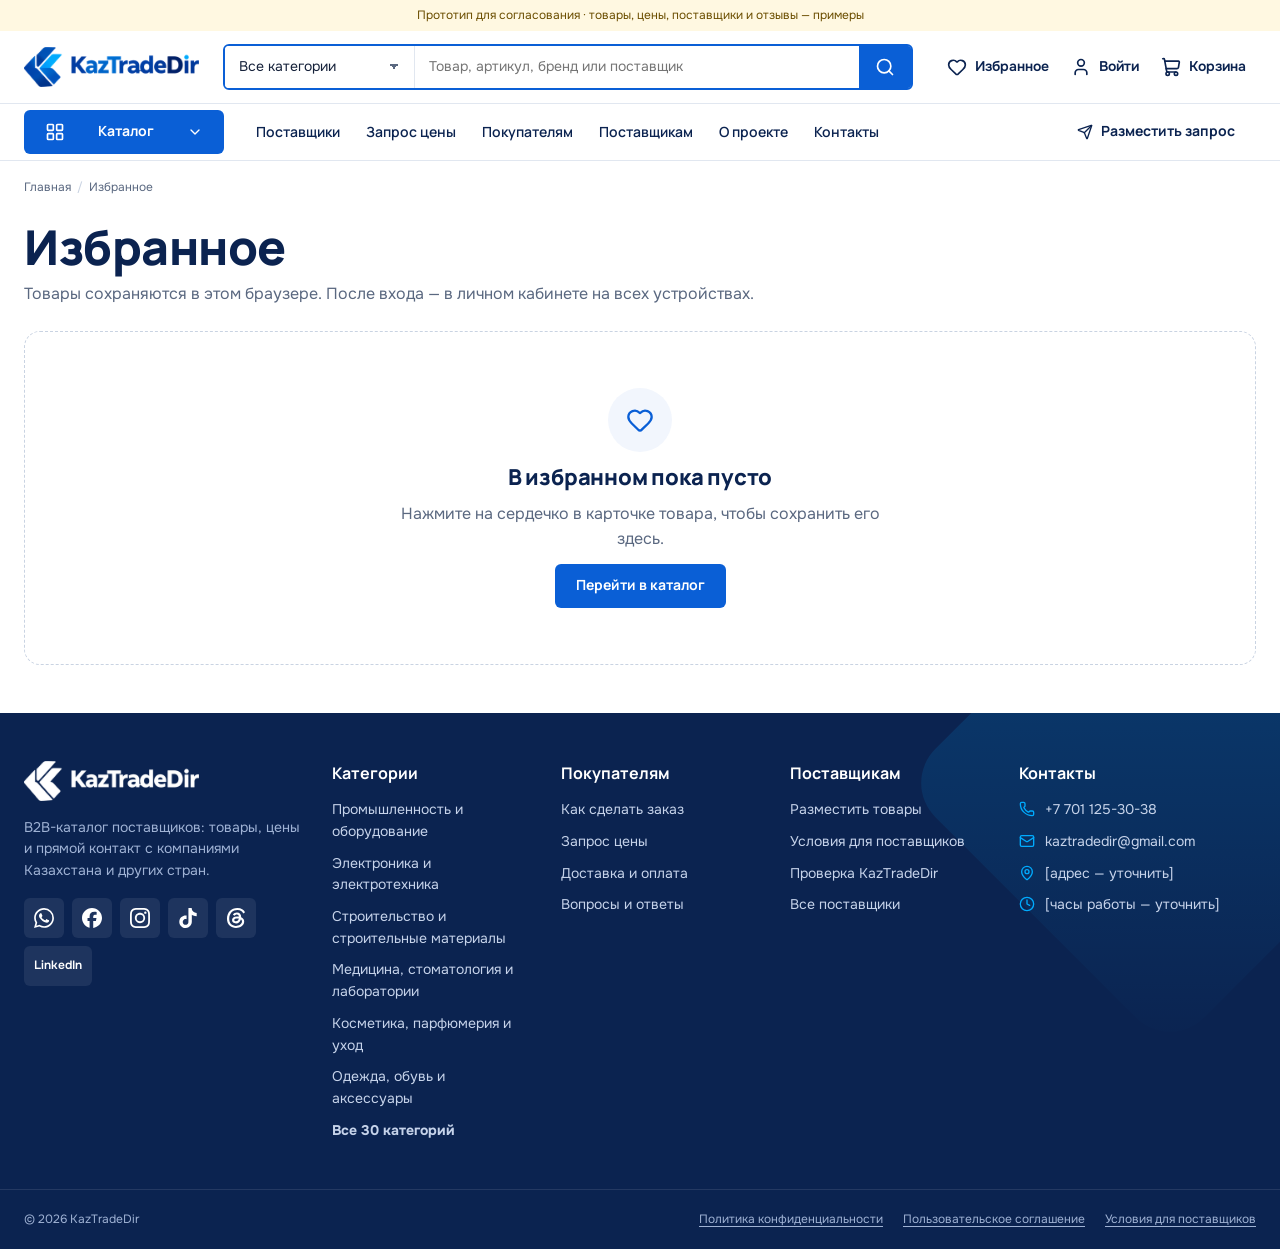
<file: favorites.html>
<!doctype html>
<html lang="ru">
<head>
	<meta charset="utf-8">
	<meta name="viewport" content="width=device-width, initial-scale=1">
	<title>Избранное — KazTradeDir</title>
	<meta name="description" content="Сохранённые товары.">
	<meta name="robots" content="noindex, nofollow">
	<link rel="icon" href="assets/img/favicon-32.png" sizes="32x32">
	<link rel="apple-touch-icon" href="assets/img/apple-touch-icon.png">
	<link rel="preconnect" href="https://fonts.googleapis.com">
	<link rel="preconnect" href="https://fonts.gstatic.com" crossorigin>
	<link rel="stylesheet" href="https://fonts.googleapis.com/css2?family=Manrope:wght@600;700;800&family=Onest:wght@400;500;600;700&display=swap">
	<link rel="stylesheet" href="assets/css/tokens.css?v=0.5.3">
	<link rel="stylesheet" href="assets/css/base.css?v=0.5.3">
	<link rel="stylesheet" href="assets/css/components.css?v=0.5.3">
	<link rel="stylesheet" href="assets/css/layout.css?v=0.5.3">
	<link rel="stylesheet" href="assets/css/pages.css?v=0.5.3">
	<link rel="stylesheet" href="assets/css/suppliers.css?v=0.5.3">
	<link rel="stylesheet" href="assets/css/commerce.css?v=0.5.3">
	<link rel="stylesheet" href="assets/css/content.css?v=0.5.3">
	<script>window.gtranslateSettings = {"default_language":"ru","languages":["ru","kk","en","zh-CN"],"native_language_names":true,"wrapper_selector":".ktd-gt","select_language_label":"Язык"};</script>
	<script src="https://cdn.gtranslate.net/widgets/latest/dropdown.js" defer></script>
	<script type="module" src="assets/js/main.js?v=0.5.3"></script>
</head>
<body>
<div class="proto-bar">Прототип для согласования · товары, цены, поставщики и отзывы — примеры</div>
<a class="skip-link" href="#main">Перейти к содержимому</a>
<header class="site-header">
	<div class="container header-main">
		<button class="icon-btn header-burger" type="button" data-drawer-open="mobile-nav" aria-controls="mobile-nav" aria-expanded="false" aria-label="Открыть меню"><svg class="icon" aria-hidden="true"><use href="assets/icons.svg#i-menu"></use></svg></button>
		<a class="site-logo" href="index.html" aria-label="KazTradeDir — на главную"><img src="assets/img/logo.png" alt="KazTradeDir" width="175" height="40"></a>
		<form class="header-search" role="search" action="search.html">
			<label class="visually-hidden" for="search-cat">Категория поиска</label>
			<select class="select header-search__cat" id="search-cat" name="product_cat"><option value="">Все категории</option><option value="promyshlennost-i-oborudovanie">Промышленность и оборудование</option><option value="elektronika-i-elektrotehnika">Электроника и электротехника</option><option value="stroitelstvo-i-stroymaterialy">Строительство и строительные материалы</option><option value="meditsina-i-laboratorii">Медицина, стоматология и лаборатории</option><option value="kosmetika-i-parfyumeriya">Косметика, парфюмерия и уход</option><option value="odezhda-obuv-aksessuary">Одежда, обувь и аксессуары</option><option value="produkty-pitaniya-i-napitki">Продукты питания и напитки</option><option value="selskoe-hozyaystvo">Сельское хозяйство и животноводство</option><option value="himicheskaya-produktsiya">Химическая продукция и сырьё</option><option value="metally-i-mineraly">Металлы, минералы и сырьевые материалы</option><option value="mebel-i-tovary-dlya-doma">Мебель, интерьер и товары для дома</option><option value="avto-transport-zapchasti">Автомобили, транспорт и запчасти</option><option value="energetika">Энергетика и электрогенерация</option><option value="skladskoe-i-torgovoe-oborudovanie">Складское и торговое оборудование</option><option value="tekstil-i-tkani">Текстиль, ткани и материалы для производства</option><option value="nauka-i-izmereniya">Наука, измерения и контроль качества</option><option value="sport-otdyh-turizm">Спорт, отдых и туризм</option><option value="detskie-tovary">Детские товары, игрушки и образование</option><option value="oborudovanie-dlya-biznesa">Оборудование для бизнеса и сферы услуг</option><option value="bezopasnost-i-svyaz">Безопасность и связь</option><option value="vodosnabzhenie-otoplenie-ventilyatsiya">Водоснабжение, отопление и вентиляция</option><option value="bumaga-poligrafiya-ofis">Бумага, полиграфия и офисные товары</option><option value="tovary-dlya-zhivotnyh">Товары для животных</option><option value="ekologiya-i-pererabotka">Экология, переработка и очистка</option><option value="bytovaya-tehnika">Бытовая техника и товары повседневного спроса</option><option value="zapchasti-i-komplektuyushchie">Запасные части и комплектующие</option><option value="syre-i-polufabrikaty">Сырьё и полуфабрикаты для производства</option><option value="yuvelirnye-izdeliya">Ювелирные изделия и предметы роскоши</option><option value="muzyka-zvuk-razvlecheniya">Музыка, звук и развлечения</option><option value="robototehnika-i-avtomatizatsiya">Робототехника, автоматизация и новые технологии</option></select>
			<label class="visually-hidden" for="search-q">Поиск</label>
			<input class="header-search__input" id="search-q" type="search" name="s" placeholder="Товар, артикул, бренд или поставщик" autocomplete="off">
			<button class="header-search__btn" type="submit" aria-label="Найти"><svg class="icon" aria-hidden="true"><use href="assets/icons.svg#i-search"></use></svg></button>
		</form>
		<nav class="header-actions" aria-label="Личное">
			<a class="header-action header-action--fav" href="favorites.html"><svg class="icon" aria-hidden="true"><use href="assets/icons.svg#i-heart"></use></svg><span class="header-action__label">Избранное</span><span class="counter" data-fav-count></span></a>
			<a class="header-action header-action--account" href="login.html"><svg class="icon" aria-hidden="true"><use href="assets/icons.svg#i-user"></use></svg><span class="header-action__label">Войти</span></a>
			<a class="header-action" href="cart.html"><svg class="icon" aria-hidden="true"><use href="assets/icons.svg#i-shopping-cart"></use></svg><span class="header-action__label">Корзина</span><span class="counter" data-cart-count></span></a>
		</nav>
	</div>
	<div class="header-nav">
		<div class="container header-nav__inner">
			<button class="btn catalog-toggle" type="button" aria-expanded="false" aria-controls="mega-menu"><svg class="icon" aria-hidden="true"><use href="assets/icons.svg#i-layout-grid"></use></svg><span>Каталог</span><svg class="icon icon--sm catalog-toggle__chevron" aria-hidden="true"><use href="assets/icons.svg#i-chevron-down"></use></svg></button>
			<nav class="main-menu" aria-label="Основное меню"><a href="suppliers.html">Поставщики</a><a href="rfq.html">Запрос цены</a><a href="faq.html">Покупателям</a><a href="become-supplier.html">Поставщикам</a><a href="#">О проекте</a><a href="#">Контакты</a></nav>
			<div class="lang-switch"><div class="ktd-gt"></div></div>
			<button class="btn btn--ghost header-nav__rfq" type="button" data-rfq-open=""><svg class="icon icon--sm" aria-hidden="true"><use href="assets/icons.svg#i-send"></use></svg>Разместить запрос</button>
		</div>
	</div>
	<div class="mega" id="mega-menu" hidden>
		<div class="container mega__inner">
			<nav class="mega__cats" aria-label="Категории каталога"><a class="mega__cat is-active" href="catalog.html" data-panel="mega-promyshlennost-i-oborudovanie"><svg class="icon" aria-hidden="true"><use href="assets/icons.svg#i-factory"></use></svg><span>Промышленность и оборудование</span><svg class="icon icon--sm" aria-hidden="true"><use href="assets/icons.svg#i-chevron-right"></use></svg></a><a class="mega__cat" href="catalog.html" data-panel="mega-elektronika-i-elektrotehnika"><svg class="icon" aria-hidden="true"><use href="assets/icons.svg#i-cpu"></use></svg><span>Электроника и электротехника</span><svg class="icon icon--sm" aria-hidden="true"><use href="assets/icons.svg#i-chevron-right"></use></svg></a><a class="mega__cat" href="catalog.html" data-panel="mega-stroitelstvo-i-stroymaterialy"><svg class="icon" aria-hidden="true"><use href="assets/icons.svg#i-hard-hat"></use></svg><span>Строительство и строительные материалы</span><svg class="icon icon--sm" aria-hidden="true"><use href="assets/icons.svg#i-chevron-right"></use></svg></a><a class="mega__cat" href="catalog.html" data-panel="mega-meditsina-i-laboratorii"><svg class="icon" aria-hidden="true"><use href="assets/icons.svg#i-stethoscope"></use></svg><span>Медицина, стоматология и лаборатории</span><svg class="icon icon--sm" aria-hidden="true"><use href="assets/icons.svg#i-chevron-right"></use></svg></a><a class="mega__cat" href="catalog.html" data-panel="mega-kosmetika-i-parfyumeriya"><svg class="icon" aria-hidden="true"><use href="assets/icons.svg#i-sparkles"></use></svg><span>Косметика, парфюмерия и уход</span><svg class="icon icon--sm" aria-hidden="true"><use href="assets/icons.svg#i-chevron-right"></use></svg></a><a class="mega__cat" href="catalog.html" data-panel="mega-odezhda-obuv-aksessuary"><svg class="icon" aria-hidden="true"><use href="assets/icons.svg#i-shirt"></use></svg><span>Одежда, обувь и аксессуары</span><svg class="icon icon--sm" aria-hidden="true"><use href="assets/icons.svg#i-chevron-right"></use></svg></a><a class="mega__cat" href="catalog.html" data-panel="mega-produkty-pitaniya-i-napitki"><svg class="icon" aria-hidden="true"><use href="assets/icons.svg#i-apple"></use></svg><span>Продукты питания и напитки</span><svg class="icon icon--sm" aria-hidden="true"><use href="assets/icons.svg#i-chevron-right"></use></svg></a><a class="mega__cat" href="catalog.html" data-panel="mega-selskoe-hozyaystvo"><svg class="icon" aria-hidden="true"><use href="assets/icons.svg#i-tractor"></use></svg><span>Сельское хозяйство и животноводство</span><svg class="icon icon--sm" aria-hidden="true"><use href="assets/icons.svg#i-chevron-right"></use></svg></a><a class="mega__cat" href="catalog.html" data-panel="mega-himicheskaya-produktsiya"><svg class="icon" aria-hidden="true"><use href="assets/icons.svg#i-flask-conical"></use></svg><span>Химическая продукция и сырьё</span><svg class="icon icon--sm" aria-hidden="true"><use href="assets/icons.svg#i-chevron-right"></use></svg></a><a class="mega__cat" href="catalog.html" data-panel="mega-metally-i-mineraly"><svg class="icon" aria-hidden="true"><use href="assets/icons.svg#i-pickaxe"></use></svg><span>Металлы, минералы и сырьевые материалы</span><svg class="icon icon--sm" aria-hidden="true"><use href="assets/icons.svg#i-chevron-right"></use></svg></a><a class="mega__cat" href="catalog.html" data-panel="mega-mebel-i-tovary-dlya-doma"><svg class="icon" aria-hidden="true"><use href="assets/icons.svg#i-sofa"></use></svg><span>Мебель, интерьер и товары для дома</span><svg class="icon icon--sm" aria-hidden="true"><use href="assets/icons.svg#i-chevron-right"></use></svg></a><a class="mega__cat" href="catalog.html" data-panel="mega-avto-transport-zapchasti"><svg class="icon" aria-hidden="true"><use href="assets/icons.svg#i-car"></use></svg><span>Автомобили, транспорт и запчасти</span><svg class="icon icon--sm" aria-hidden="true"><use href="assets/icons.svg#i-chevron-right"></use></svg></a><a class="mega__cat" href="catalog.html" data-panel="mega-energetika"><svg class="icon" aria-hidden="true"><use href="assets/icons.svg#i-zap"></use></svg><span>Энергетика и электрогенерация</span><svg class="icon icon--sm" aria-hidden="true"><use href="assets/icons.svg#i-chevron-right"></use></svg></a><a class="mega__cat" href="catalog.html" data-panel="mega-skladskoe-i-torgovoe-oborudovanie"><svg class="icon" aria-hidden="true"><use href="assets/icons.svg#i-warehouse"></use></svg><span>Складское и торговое оборудование</span><svg class="icon icon--sm" aria-hidden="true"><use href="assets/icons.svg#i-chevron-right"></use></svg></a><a class="mega__cat" href="catalog.html" data-panel="mega-tekstil-i-tkani"><svg class="icon" aria-hidden="true"><use href="assets/icons.svg#i-scissors"></use></svg><span>Текстиль, ткани и материалы для производства</span><svg class="icon icon--sm" aria-hidden="true"><use href="assets/icons.svg#i-chevron-right"></use></svg></a><a class="mega__cat" href="catalog.html" data-panel="mega-nauka-i-izmereniya"><svg class="icon" aria-hidden="true"><use href="assets/icons.svg#i-microscope"></use></svg><span>Наука, измерения и контроль качества</span><svg class="icon icon--sm" aria-hidden="true"><use href="assets/icons.svg#i-chevron-right"></use></svg></a><a class="mega__cat" href="catalog.html" data-panel="mega-sport-otdyh-turizm"><svg class="icon" aria-hidden="true"><use href="assets/icons.svg#i-dumbbell"></use></svg><span>Спорт, отдых и туризм</span><svg class="icon icon--sm" aria-hidden="true"><use href="assets/icons.svg#i-chevron-right"></use></svg></a><a class="mega__cat" href="catalog.html" data-panel="mega-detskie-tovary"><svg class="icon" aria-hidden="true"><use href="assets/icons.svg#i-baby"></use></svg><span>Детские товары, игрушки и образование</span><svg class="icon icon--sm" aria-hidden="true"><use href="assets/icons.svg#i-chevron-right"></use></svg></a><a class="mega__cat" href="catalog.html" data-panel="mega-oborudovanie-dlya-biznesa"><svg class="icon" aria-hidden="true"><use href="assets/icons.svg#i-briefcase-business"></use></svg><span>Оборудование для бизнеса и сферы услуг</span><svg class="icon icon--sm" aria-hidden="true"><use href="assets/icons.svg#i-chevron-right"></use></svg></a><a class="mega__cat" href="catalog.html" data-panel="mega-bezopasnost-i-svyaz"><svg class="icon" aria-hidden="true"><use href="assets/icons.svg#i-shield"></use></svg><span>Безопасность и связь</span><svg class="icon icon--sm" aria-hidden="true"><use href="assets/icons.svg#i-chevron-right"></use></svg></a><a class="mega__cat" href="catalog.html" data-panel="mega-vodosnabzhenie-otoplenie-ventilyatsiya"><svg class="icon" aria-hidden="true"><use href="assets/icons.svg#i-droplets"></use></svg><span>Водоснабжение, отопление и вентиляция</span><svg class="icon icon--sm" aria-hidden="true"><use href="assets/icons.svg#i-chevron-right"></use></svg></a><a class="mega__cat" href="catalog.html" data-panel="mega-bumaga-poligrafiya-ofis"><svg class="icon" aria-hidden="true"><use href="assets/icons.svg#i-printer"></use></svg><span>Бумага, полиграфия и офисные товары</span><svg class="icon icon--sm" aria-hidden="true"><use href="assets/icons.svg#i-chevron-right"></use></svg></a><a class="mega__cat" href="catalog.html" data-panel="mega-tovary-dlya-zhivotnyh"><svg class="icon" aria-hidden="true"><use href="assets/icons.svg#i-paw-print"></use></svg><span>Товары для животных</span><svg class="icon icon--sm" aria-hidden="true"><use href="assets/icons.svg#i-chevron-right"></use></svg></a><a class="mega__cat" href="catalog.html" data-panel="mega-ekologiya-i-pererabotka"><svg class="icon" aria-hidden="true"><use href="assets/icons.svg#i-recycle"></use></svg><span>Экология, переработка и очистка</span><svg class="icon icon--sm" aria-hidden="true"><use href="assets/icons.svg#i-chevron-right"></use></svg></a><a class="mega__cat" href="catalog.html" data-panel="mega-bytovaya-tehnika"><svg class="icon" aria-hidden="true"><use href="assets/icons.svg#i-washing-machine"></use></svg><span>Бытовая техника и товары повседневного спроса</span><svg class="icon icon--sm" aria-hidden="true"><use href="assets/icons.svg#i-chevron-right"></use></svg></a><a class="mega__cat" href="catalog.html" data-panel="mega-zapchasti-i-komplektuyushchie"><svg class="icon" aria-hidden="true"><use href="assets/icons.svg#i-cog"></use></svg><span>Запасные части и комплектующие</span><svg class="icon icon--sm" aria-hidden="true"><use href="assets/icons.svg#i-chevron-right"></use></svg></a><a class="mega__cat" href="catalog.html" data-panel="mega-syre-i-polufabrikaty"><svg class="icon" aria-hidden="true"><use href="assets/icons.svg#i-boxes"></use></svg><span>Сырьё и полуфабрикаты для производства</span><svg class="icon icon--sm" aria-hidden="true"><use href="assets/icons.svg#i-chevron-right"></use></svg></a><a class="mega__cat" href="catalog.html" data-panel="mega-yuvelirnye-izdeliya"><svg class="icon" aria-hidden="true"><use href="assets/icons.svg#i-gem"></use></svg><span>Ювелирные изделия и предметы роскоши</span><svg class="icon icon--sm" aria-hidden="true"><use href="assets/icons.svg#i-chevron-right"></use></svg></a><a class="mega__cat" href="catalog.html" data-panel="mega-muzyka-zvuk-razvlecheniya"><svg class="icon" aria-hidden="true"><use href="assets/icons.svg#i-music"></use></svg><span>Музыка, звук и развлечения</span><svg class="icon icon--sm" aria-hidden="true"><use href="assets/icons.svg#i-chevron-right"></use></svg></a><a class="mega__cat" href="catalog.html" data-panel="mega-robototehnika-i-avtomatizatsiya"><svg class="icon" aria-hidden="true"><use href="assets/icons.svg#i-bot"></use></svg><span>Робототехника, автоматизация и новые технологии</span><svg class="icon icon--sm" aria-hidden="true"><use href="assets/icons.svg#i-chevron-right"></use></svg></a></nav>
			<div><div class="mega__panel" id="mega-promyshlennost-i-oborudovanie"><h3><svg class="icon icon--lg" aria-hidden="true"><use href="assets/icons.svg#i-factory"></use></svg>Промышленность и оборудование</h3><div class="mega__subs"><a href="catalog.html">Станки и производственные линии</a><a href="catalog.html">Насосы и компрессоры</a><a href="catalog.html">Генераторы и сварочное оборудование</a><a href="catalog.html">Подъёмное оборудование</a><a href="catalog.html">Пищевое и упаковочное оборудование</a><a href="catalog.html">Инструмент</a></div><a class="mega__all" href="catalog.html">Все товары категории <svg class="icon icon--sm" aria-hidden="true"><use href="assets/icons.svg#i-arrow-right"></use></svg></a></div><div class="mega__panel" id="mega-elektronika-i-elektrotehnika" hidden><h3><svg class="icon icon--lg" aria-hidden="true"><use href="assets/icons.svg#i-cpu"></use></svg>Электроника и электротехника</h3><div class="mega__subs"><a href="catalog.html">Кабель и провод</a><a href="catalog.html">Электрощитовое оборудование</a><a href="catalog.html">Освещение</a><a href="catalog.html">Электроустановочные изделия</a><a href="catalog.html">Компьютеры и оргтехника</a><a href="catalog.html">Электронные компоненты</a></div><a class="mega__all" href="catalog.html">Все товары категории <svg class="icon icon--sm" aria-hidden="true"><use href="assets/icons.svg#i-arrow-right"></use></svg></a></div><div class="mega__panel" id="mega-stroitelstvo-i-stroymaterialy" hidden><h3><svg class="icon icon--lg" aria-hidden="true"><use href="assets/icons.svg#i-hard-hat"></use></svg>Строительство и строительные материалы</h3><div class="mega__subs"><a href="catalog.html">Цемент и сухие смеси</a><a href="catalog.html">Кирпич и блоки</a><a href="catalog.html">Металлопрокат для стройки</a><a href="catalog.html">Кровля и фасад</a><a href="catalog.html">Изоляция</a><a href="catalog.html">Отделочные материалы</a><a href="catalog.html">Строительная техника</a></div><a class="mega__all" href="catalog.html">Все товары категории <svg class="icon icon--sm" aria-hidden="true"><use href="assets/icons.svg#i-arrow-right"></use></svg></a></div><div class="mega__panel" id="mega-meditsina-i-laboratorii" hidden><h3><svg class="icon icon--lg" aria-hidden="true"><use href="assets/icons.svg#i-stethoscope"></use></svg>Медицина, стоматология и лаборатории</h3><div class="mega__subs"><a href="catalog.html">Медицинское оборудование</a><a href="catalog.html">Стоматология</a><a href="catalog.html">Лабораторное оборудование</a><a href="catalog.html">Расходные материалы</a><a href="catalog.html">Средства защиты</a><a href="catalog.html">Мебель для клиник</a></div><a class="mega__all" href="catalog.html">Все товары категории <svg class="icon icon--sm" aria-hidden="true"><use href="assets/icons.svg#i-arrow-right"></use></svg></a></div><div class="mega__panel" id="mega-kosmetika-i-parfyumeriya" hidden><h3><svg class="icon icon--lg" aria-hidden="true"><use href="assets/icons.svg#i-sparkles"></use></svg>Косметика, парфюмерия и уход</h3><div class="mega__subs"><a href="catalog.html">Уход за кожей</a><a href="catalog.html">Уход за волосами</a><a href="catalog.html">Декоративная косметика</a><a href="catalog.html">Парфюмерия</a><a href="catalog.html">Профессиональная косметика</a></div><a class="mega__all" href="catalog.html">Все товары категории <svg class="icon icon--sm" aria-hidden="true"><use href="assets/icons.svg#i-arrow-right"></use></svg></a></div><div class="mega__panel" id="mega-odezhda-obuv-aksessuary" hidden><h3><svg class="icon icon--lg" aria-hidden="true"><use href="assets/icons.svg#i-shirt"></use></svg>Одежда, обувь и аксессуары</h3><div class="mega__subs"><a href="catalog.html">Спецодежда и СИЗ</a><a href="catalog.html">Мужская одежда</a><a href="catalog.html">Женская одежда</a><a href="catalog.html">Детская одежда</a><a href="catalog.html">Обувь</a><a href="catalog.html">Аксессуары</a></div><a class="mega__all" href="catalog.html">Все товары категории <svg class="icon icon--sm" aria-hidden="true"><use href="assets/icons.svg#i-arrow-right"></use></svg></a></div><div class="mega__panel" id="mega-produkty-pitaniya-i-napitki" hidden><h3><svg class="icon icon--lg" aria-hidden="true"><use href="assets/icons.svg#i-apple"></use></svg>Продукты питания и напитки</h3><div class="mega__subs"><a href="catalog.html">Мясо и птица</a><a href="catalog.html">Молочная продукция</a><a href="catalog.html">Бакалея и крупы</a><a href="catalog.html">Кондитерские изделия</a><a href="catalog.html">Напитки</a><a href="catalog.html">Фрукты и овощи</a></div><a class="mega__all" href="catalog.html">Все товары категории <svg class="icon icon--sm" aria-hidden="true"><use href="assets/icons.svg#i-arrow-right"></use></svg></a></div><div class="mega__panel" id="mega-selskoe-hozyaystvo" hidden><h3><svg class="icon icon--lg" aria-hidden="true"><use href="assets/icons.svg#i-tractor"></use></svg>Сельское хозяйство и животноводство</h3><div class="mega__subs"><a href="catalog.html">Сельхозтехника</a><a href="catalog.html">Семена и саженцы</a><a href="catalog.html">Удобрения и СЗР</a><a href="catalog.html">Корма и добавки</a><a href="catalog.html">Оборудование для ферм</a><a href="catalog.html">Поливные системы</a></div><a class="mega__all" href="catalog.html">Все товары категории <svg class="icon icon--sm" aria-hidden="true"><use href="assets/icons.svg#i-arrow-right"></use></svg></a></div><div class="mega__panel" id="mega-himicheskaya-produktsiya" hidden><h3><svg class="icon icon--lg" aria-hidden="true"><use href="assets/icons.svg#i-flask-conical"></use></svg>Химическая продукция и сырьё</h3><div class="mega__subs"><a href="catalog.html">Промышленная химия</a><a href="catalog.html">Лакокрасочные материалы</a><a href="catalog.html">Бытовая химия</a><a href="catalog.html">Полимеры и пластмассы</a><a href="catalog.html">Реактивы</a></div><a class="mega__all" href="catalog.html">Все товары категории <svg class="icon icon--sm" aria-hidden="true"><use href="assets/icons.svg#i-arrow-right"></use></svg></a></div><div class="mega__panel" id="mega-metally-i-mineraly" hidden><h3><svg class="icon icon--lg" aria-hidden="true"><use href="assets/icons.svg#i-pickaxe"></use></svg>Металлы, минералы и сырьевые материалы</h3><div class="mega__subs"><a href="catalog.html">Чёрный металлопрокат</a><a href="catalog.html">Цветные металлы</a><a href="catalog.html">Трубы</a><a href="catalog.html">Метизы</a><a href="catalog.html">Нерудные материалы</a><a href="catalog.html">Руды и концентраты</a></div><a class="mega__all" href="catalog.html">Все товары категории <svg class="icon icon--sm" aria-hidden="true"><use href="assets/icons.svg#i-arrow-right"></use></svg></a></div><div class="mega__panel" id="mega-mebel-i-tovary-dlya-doma" hidden><h3><svg class="icon icon--lg" aria-hidden="true"><use href="assets/icons.svg#i-sofa"></use></svg>Мебель, интерьер и товары для дома</h3><div class="mega__subs"><a href="catalog.html">Офисная мебель</a><a href="catalog.html">Мебель для дома</a><a href="catalog.html">Мебель для HoReCa</a><a href="catalog.html">Текстиль для дома</a><a href="catalog.html">Посуда</a><a href="catalog.html">Декор</a></div><a class="mega__all" href="catalog.html">Все товары категории <svg class="icon icon--sm" aria-hidden="true"><use href="assets/icons.svg#i-arrow-right"></use></svg></a></div><div class="mega__panel" id="mega-avto-transport-zapchasti" hidden><h3><svg class="icon icon--lg" aria-hidden="true"><use href="assets/icons.svg#i-car"></use></svg>Автомобили, транспорт и запчасти</h3><div class="mega__subs"><a href="catalog.html">Легковые автомобили</a><a href="catalog.html">Грузовой транспорт</a><a href="catalog.html">Спецтехника</a><a href="catalog.html">Шины и диски</a><a href="catalog.html">Масла и автохимия</a><a href="catalog.html">Автоаксессуары</a></div><a class="mega__all" href="catalog.html">Все товары категории <svg class="icon icon--sm" aria-hidden="true"><use href="assets/icons.svg#i-arrow-right"></use></svg></a></div><div class="mega__panel" id="mega-energetika" hidden><h3><svg class="icon icon--lg" aria-hidden="true"><use href="assets/icons.svg#i-zap"></use></svg>Энергетика и электрогенерация</h3><div class="mega__subs"><a href="catalog.html">Генераторы и электростанции</a><a href="catalog.html">Солнечная энергетика</a><a href="catalog.html">ИБП и стабилизаторы</a><a href="catalog.html">Трансформаторы</a><a href="catalog.html">Аккумуляторы</a></div><a class="mega__all" href="catalog.html">Все товары категории <svg class="icon icon--sm" aria-hidden="true"><use href="assets/icons.svg#i-arrow-right"></use></svg></a></div><div class="mega__panel" id="mega-skladskoe-i-torgovoe-oborudovanie" hidden><h3><svg class="icon icon--lg" aria-hidden="true"><use href="assets/icons.svg#i-warehouse"></use></svg>Складское и торговое оборудование</h3><div class="mega__subs"><a href="catalog.html">Стеллажи</a><a href="catalog.html">Складская техника</a><a href="catalog.html">Торговое оборудование</a><a href="catalog.html">Холодильное оборудование</a><a href="catalog.html">Весы</a><a href="catalog.html">Упаковка</a></div><a class="mega__all" href="catalog.html">Все товары категории <svg class="icon icon--sm" aria-hidden="true"><use href="assets/icons.svg#i-arrow-right"></use></svg></a></div><div class="mega__panel" id="mega-tekstil-i-tkani" hidden><h3><svg class="icon icon--lg" aria-hidden="true"><use href="assets/icons.svg#i-scissors"></use></svg>Текстиль, ткани и материалы для производства</h3><div class="mega__subs"><a href="catalog.html">Ткани</a><a href="catalog.html">Нитки и фурнитура</a><a href="catalog.html">Нетканые материалы</a><a href="catalog.html">Технический текстиль</a><a href="catalog.html">Кожа и кожзаменители</a></div><a class="mega__all" href="catalog.html">Все товары категории <svg class="icon icon--sm" aria-hidden="true"><use href="assets/icons.svg#i-arrow-right"></use></svg></a></div><div class="mega__panel" id="mega-nauka-i-izmereniya" hidden><h3><svg class="icon icon--lg" aria-hidden="true"><use href="assets/icons.svg#i-microscope"></use></svg>Наука, измерения и контроль качества</h3><div class="mega__subs"><a href="catalog.html">Измерительные приборы</a><a href="catalog.html">Лабораторные анализаторы</a><a href="catalog.html">Неразрушающий контроль</a><a href="catalog.html">Метрология и калибровка</a><a href="catalog.html">Геодезическое оборудование</a></div><a class="mega__all" href="catalog.html">Все товары категории <svg class="icon icon--sm" aria-hidden="true"><use href="assets/icons.svg#i-arrow-right"></use></svg></a></div><div class="mega__panel" id="mega-sport-otdyh-turizm" hidden><h3><svg class="icon icon--lg" aria-hidden="true"><use href="assets/icons.svg#i-dumbbell"></use></svg>Спорт, отдых и туризм</h3><div class="mega__subs"><a href="catalog.html">Тренажёры</a><a href="catalog.html">Спортивный инвентарь</a><a href="catalog.html">Туризм и кемпинг</a><a href="catalog.html">Оборудование для площадок</a></div><a class="mega__all" href="catalog.html">Все товары категории <svg class="icon icon--sm" aria-hidden="true"><use href="assets/icons.svg#i-arrow-right"></use></svg></a></div><div class="mega__panel" id="mega-detskie-tovary" hidden><h3><svg class="icon icon--lg" aria-hidden="true"><use href="assets/icons.svg#i-baby"></use></svg>Детские товары, игрушки и образование</h3><div class="mega__subs"><a href="catalog.html">Игрушки</a><a href="catalog.html">Детская мебель</a><a href="catalog.html">Учебное оборудование</a><a href="catalog.html">Канцтовары для школы</a></div><a class="mega__all" href="catalog.html">Все товары категории <svg class="icon icon--sm" aria-hidden="true"><use href="assets/icons.svg#i-arrow-right"></use></svg></a></div><div class="mega__panel" id="mega-oborudovanie-dlya-biznesa" hidden><h3><svg class="icon icon--lg" aria-hidden="true"><use href="assets/icons.svg#i-briefcase-business"></use></svg>Оборудование для бизнеса и сферы услуг</h3><div class="mega__subs"><a href="catalog.html">Оборудование для HoReCa</a><a href="catalog.html">Клининг</a><a href="catalog.html">Прачечное оборудование</a><a href="catalog.html">Салоны красоты</a><a href="catalog.html">Кассы и POS</a></div><a class="mega__all" href="catalog.html">Все товары категории <svg class="icon icon--sm" aria-hidden="true"><use href="assets/icons.svg#i-arrow-right"></use></svg></a></div><div class="mega__panel" id="mega-bezopasnost-i-svyaz" hidden><h3><svg class="icon icon--lg" aria-hidden="true"><use href="assets/icons.svg#i-shield"></use></svg>Безопасность и связь</h3><div class="mega__subs"><a href="catalog.html">Видеонаблюдение</a><a href="catalog.html">Охранная и пожарная сигнализация</a><a href="catalog.html">Контроль доступа</a><a href="catalog.html">Сетевое и телеком-оборудование</a><a href="catalog.html">Пожаротушение</a></div><a class="mega__all" href="catalog.html">Все товары категории <svg class="icon icon--sm" aria-hidden="true"><use href="assets/icons.svg#i-arrow-right"></use></svg></a></div><div class="mega__panel" id="mega-vodosnabzhenie-otoplenie-ventilyatsiya" hidden><h3><svg class="icon icon--lg" aria-hidden="true"><use href="assets/icons.svg#i-droplets"></use></svg>Водоснабжение, отопление и вентиляция</h3><div class="mega__subs"><a href="catalog.html">Котлы и отопление</a><a href="catalog.html">Насосы для воды</a><a href="catalog.html">Трубы и фитинги</a><a href="catalog.html">Вентиляция и кондиционирование</a><a href="catalog.html">Водоочистка</a><a href="catalog.html">Сантехника</a></div><a class="mega__all" href="catalog.html">Все товары категории <svg class="icon icon--sm" aria-hidden="true"><use href="assets/icons.svg#i-arrow-right"></use></svg></a></div><div class="mega__panel" id="mega-bumaga-poligrafiya-ofis" hidden><h3><svg class="icon icon--lg" aria-hidden="true"><use href="assets/icons.svg#i-printer"></use></svg>Бумага, полиграфия и офисные товары</h3><div class="mega__subs"><a href="catalog.html">Бумага и картон</a><a href="catalog.html">Полиграфическое оборудование</a><a href="catalog.html">Канцелярия</a><a href="catalog.html">Расходники для печати</a></div><a class="mega__all" href="catalog.html">Все товары категории <svg class="icon icon--sm" aria-hidden="true"><use href="assets/icons.svg#i-arrow-right"></use></svg></a></div><div class="mega__panel" id="mega-tovary-dlya-zhivotnyh" hidden><h3><svg class="icon icon--lg" aria-hidden="true"><use href="assets/icons.svg#i-paw-print"></use></svg>Товары для животных</h3><div class="mega__subs"><a href="catalog.html">Корма</a><a href="catalog.html">Ветеринарные препараты</a><a href="catalog.html">Аксессуары и амуниция</a><a href="catalog.html">Зоогигиена</a></div><a class="mega__all" href="catalog.html">Все товары категории <svg class="icon icon--sm" aria-hidden="true"><use href="assets/icons.svg#i-arrow-right"></use></svg></a></div><div class="mega__panel" id="mega-ekologiya-i-pererabotka" hidden><h3><svg class="icon icon--lg" aria-hidden="true"><use href="assets/icons.svg#i-recycle"></use></svg>Экология, переработка и очистка</h3><div class="mega__subs"><a href="catalog.html">Оборудование для переработки</a><a href="catalog.html">Очистные сооружения</a><a href="catalog.html">Контейнеры для отходов</a><a href="catalog.html">Вторсырьё</a></div><a class="mega__all" href="catalog.html">Все товары категории <svg class="icon icon--sm" aria-hidden="true"><use href="assets/icons.svg#i-arrow-right"></use></svg></a></div><div class="mega__panel" id="mega-bytovaya-tehnika" hidden><h3><svg class="icon icon--lg" aria-hidden="true"><use href="assets/icons.svg#i-washing-machine"></use></svg>Бытовая техника и товары повседневного спроса</h3><div class="mega__subs"><a href="catalog.html">Крупная бытовая техника</a><a href="catalog.html">Мелкая бытовая техника</a><a href="catalog.html">Климатическая техника</a><a href="catalog.html">Хозтовары</a></div><a class="mega__all" href="catalog.html">Все товары категории <svg class="icon icon--sm" aria-hidden="true"><use href="assets/icons.svg#i-arrow-right"></use></svg></a></div><div class="mega__panel" id="mega-zapchasti-i-komplektuyushchie" hidden><h3><svg class="icon icon--lg" aria-hidden="true"><use href="assets/icons.svg#i-cog"></use></svg>Запасные части и комплектующие</h3><div class="mega__subs"><a href="catalog.html">Подшипники</a><a href="catalog.html">Приводы и редукторы</a><a href="catalog.html">Гидравлика и пневматика</a><a href="catalog.html">Уплотнения и РТИ</a><a href="catalog.html">Электродвигатели</a><a href="catalog.html">Запчасти к спецтехнике</a></div><a class="mega__all" href="catalog.html">Все товары категории <svg class="icon icon--sm" aria-hidden="true"><use href="assets/icons.svg#i-arrow-right"></use></svg></a></div><div class="mega__panel" id="mega-syre-i-polufabrikaty" hidden><h3><svg class="icon icon--lg" aria-hidden="true"><use href="assets/icons.svg#i-boxes"></use></svg>Сырьё и полуфабрикаты для производства</h3><div class="mega__subs"><a href="catalog.html">Пищевое сырьё</a><a href="catalog.html">Полимерное сырьё</a><a href="catalog.html">Древесина и пиломатериалы</a><a href="catalog.html">Бумажное сырьё</a><a href="catalog.html">Металлические заготовки</a></div><a class="mega__all" href="catalog.html">Все товары категории <svg class="icon icon--sm" aria-hidden="true"><use href="assets/icons.svg#i-arrow-right"></use></svg></a></div><div class="mega__panel" id="mega-yuvelirnye-izdeliya" hidden><h3><svg class="icon icon--lg" aria-hidden="true"><use href="assets/icons.svg#i-gem"></use></svg>Ювелирные изделия и предметы роскоши</h3><div class="mega__subs"><a href="catalog.html">Украшения</a><a href="catalog.html">Часы</a><a href="catalog.html">Сувениры и подарки</a><a href="catalog.html">Аксессуары премиум</a></div><a class="mega__all" href="catalog.html">Все товары категории <svg class="icon icon--sm" aria-hidden="true"><use href="assets/icons.svg#i-arrow-right"></use></svg></a></div><div class="mega__panel" id="mega-muzyka-zvuk-razvlecheniya" hidden><h3><svg class="icon icon--lg" aria-hidden="true"><use href="assets/icons.svg#i-music"></use></svg>Музыка, звук и развлечения</h3><div class="mega__subs"><a href="catalog.html">Звуковое оборудование</a><a href="catalog.html">Музыкальные инструменты</a><a href="catalog.html">Световое оборудование</a><a href="catalog.html">Аттракционы</a></div><a class="mega__all" href="catalog.html">Все товары категории <svg class="icon icon--sm" aria-hidden="true"><use href="assets/icons.svg#i-arrow-right"></use></svg></a></div><div class="mega__panel" id="mega-robototehnika-i-avtomatizatsiya" hidden><h3><svg class="icon icon--lg" aria-hidden="true"><use href="assets/icons.svg#i-bot"></use></svg>Робототехника, автоматизация и новые технологии</h3><div class="mega__subs"><a href="catalog.html">Промышленные роботы</a><a href="catalog.html">Контроллеры и ПЛК</a><a href="catalog.html">Датчики</a><a href="catalog.html">Дроны</a><a href="catalog.html">IoT и умный дом</a><a href="catalog.html">3D-печать</a></div><a class="mega__all" href="catalog.html">Все товары категории <svg class="icon icon--sm" aria-hidden="true"><use href="assets/icons.svg#i-arrow-right"></use></svg></a></div></div>
		</div>
	</div>
</header>
<aside class="drawer" id="mobile-nav" aria-label="Меню">
	<div class="drawer__head"><img src="assets/img/logo.png" alt="KazTradeDir" width="140" height="32"><button class="icon-btn" type="button" data-drawer-close aria-label="Закрыть меню"><svg class="icon" aria-hidden="true"><use href="assets/icons.svg#i-x"></use></svg></button></div>
	<div class="drawer__body mobile-nav">
		<div class="mobile-nav__lang"><div class="lang-switch"><div class="ktd-gt"></div></div></div>
		<div class="mobile-nav__section"><p class="mobile-nav__title">Каталог</p><details><summary><svg class="icon" aria-hidden="true"><use href="assets/icons.svg#i-factory"></use></svg><span>Промышленность и оборудование</span><svg class="icon icon--sm" aria-hidden="true"><use href="assets/icons.svg#i-chevron-down"></use></svg></summary><ul><li><a href="catalog.html"><b>Все товары категории</b></a></li><li><a href="catalog.html">Станки и производственные линии</a></li><li><a href="catalog.html">Насосы и компрессоры</a></li><li><a href="catalog.html">Генераторы и сварочное оборудование</a></li><li><a href="catalog.html">Подъёмное оборудование</a></li><li><a href="catalog.html">Пищевое и упаковочное оборудование</a></li><li><a href="catalog.html">Инструмент</a></li></ul></details><details><summary><svg class="icon" aria-hidden="true"><use href="assets/icons.svg#i-cpu"></use></svg><span>Электроника и электротехника</span><svg class="icon icon--sm" aria-hidden="true"><use href="assets/icons.svg#i-chevron-down"></use></svg></summary><ul><li><a href="catalog.html"><b>Все товары категории</b></a></li><li><a href="catalog.html">Кабель и провод</a></li><li><a href="catalog.html">Электрощитовое оборудование</a></li><li><a href="catalog.html">Освещение</a></li><li><a href="catalog.html">Электроустановочные изделия</a></li><li><a href="catalog.html">Компьютеры и оргтехника</a></li><li><a href="catalog.html">Электронные компоненты</a></li></ul></details><details><summary><svg class="icon" aria-hidden="true"><use href="assets/icons.svg#i-hard-hat"></use></svg><span>Строительство и строительные материалы</span><svg class="icon icon--sm" aria-hidden="true"><use href="assets/icons.svg#i-chevron-down"></use></svg></summary><ul><li><a href="catalog.html"><b>Все товары категории</b></a></li><li><a href="catalog.html">Цемент и сухие смеси</a></li><li><a href="catalog.html">Кирпич и блоки</a></li><li><a href="catalog.html">Металлопрокат для стройки</a></li><li><a href="catalog.html">Кровля и фасад</a></li><li><a href="catalog.html">Изоляция</a></li><li><a href="catalog.html">Отделочные материалы</a></li><li><a href="catalog.html">Строительная техника</a></li></ul></details><details><summary><svg class="icon" aria-hidden="true"><use href="assets/icons.svg#i-stethoscope"></use></svg><span>Медицина, стоматология и лаборатории</span><svg class="icon icon--sm" aria-hidden="true"><use href="assets/icons.svg#i-chevron-down"></use></svg></summary><ul><li><a href="catalog.html"><b>Все товары категории</b></a></li><li><a href="catalog.html">Медицинское оборудование</a></li><li><a href="catalog.html">Стоматология</a></li><li><a href="catalog.html">Лабораторное оборудование</a></li><li><a href="catalog.html">Расходные материалы</a></li><li><a href="catalog.html">Средства защиты</a></li><li><a href="catalog.html">Мебель для клиник</a></li></ul></details><details><summary><svg class="icon" aria-hidden="true"><use href="assets/icons.svg#i-sparkles"></use></svg><span>Косметика, парфюмерия и уход</span><svg class="icon icon--sm" aria-hidden="true"><use href="assets/icons.svg#i-chevron-down"></use></svg></summary><ul><li><a href="catalog.html"><b>Все товары категории</b></a></li><li><a href="catalog.html">Уход за кожей</a></li><li><a href="catalog.html">Уход за волосами</a></li><li><a href="catalog.html">Декоративная косметика</a></li><li><a href="catalog.html">Парфюмерия</a></li><li><a href="catalog.html">Профессиональная косметика</a></li></ul></details><details><summary><svg class="icon" aria-hidden="true"><use href="assets/icons.svg#i-shirt"></use></svg><span>Одежда, обувь и аксессуары</span><svg class="icon icon--sm" aria-hidden="true"><use href="assets/icons.svg#i-chevron-down"></use></svg></summary><ul><li><a href="catalog.html"><b>Все товары категории</b></a></li><li><a href="catalog.html">Спецодежда и СИЗ</a></li><li><a href="catalog.html">Мужская одежда</a></li><li><a href="catalog.html">Женская одежда</a></li><li><a href="catalog.html">Детская одежда</a></li><li><a href="catalog.html">Обувь</a></li><li><a href="catalog.html">Аксессуары</a></li></ul></details><details><summary><svg class="icon" aria-hidden="true"><use href="assets/icons.svg#i-apple"></use></svg><span>Продукты питания и напитки</span><svg class="icon icon--sm" aria-hidden="true"><use href="assets/icons.svg#i-chevron-down"></use></svg></summary><ul><li><a href="catalog.html"><b>Все товары категории</b></a></li><li><a href="catalog.html">Мясо и птица</a></li><li><a href="catalog.html">Молочная продукция</a></li><li><a href="catalog.html">Бакалея и крупы</a></li><li><a href="catalog.html">Кондитерские изделия</a></li><li><a href="catalog.html">Напитки</a></li><li><a href="catalog.html">Фрукты и овощи</a></li></ul></details><details><summary><svg class="icon" aria-hidden="true"><use href="assets/icons.svg#i-tractor"></use></svg><span>Сельское хозяйство и животноводство</span><svg class="icon icon--sm" aria-hidden="true"><use href="assets/icons.svg#i-chevron-down"></use></svg></summary><ul><li><a href="catalog.html"><b>Все товары категории</b></a></li><li><a href="catalog.html">Сельхозтехника</a></li><li><a href="catalog.html">Семена и саженцы</a></li><li><a href="catalog.html">Удобрения и СЗР</a></li><li><a href="catalog.html">Корма и добавки</a></li><li><a href="catalog.html">Оборудование для ферм</a></li><li><a href="catalog.html">Поливные системы</a></li></ul></details><details><summary><svg class="icon" aria-hidden="true"><use href="assets/icons.svg#i-flask-conical"></use></svg><span>Химическая продукция и сырьё</span><svg class="icon icon--sm" aria-hidden="true"><use href="assets/icons.svg#i-chevron-down"></use></svg></summary><ul><li><a href="catalog.html"><b>Все товары категории</b></a></li><li><a href="catalog.html">Промышленная химия</a></li><li><a href="catalog.html">Лакокрасочные материалы</a></li><li><a href="catalog.html">Бытовая химия</a></li><li><a href="catalog.html">Полимеры и пластмассы</a></li><li><a href="catalog.html">Реактивы</a></li></ul></details><details><summary><svg class="icon" aria-hidden="true"><use href="assets/icons.svg#i-pickaxe"></use></svg><span>Металлы, минералы и сырьевые материалы</span><svg class="icon icon--sm" aria-hidden="true"><use href="assets/icons.svg#i-chevron-down"></use></svg></summary><ul><li><a href="catalog.html"><b>Все товары категории</b></a></li><li><a href="catalog.html">Чёрный металлопрокат</a></li><li><a href="catalog.html">Цветные металлы</a></li><li><a href="catalog.html">Трубы</a></li><li><a href="catalog.html">Метизы</a></li><li><a href="catalog.html">Нерудные материалы</a></li><li><a href="catalog.html">Руды и концентраты</a></li></ul></details><details><summary><svg class="icon" aria-hidden="true"><use href="assets/icons.svg#i-sofa"></use></svg><span>Мебель, интерьер и товары для дома</span><svg class="icon icon--sm" aria-hidden="true"><use href="assets/icons.svg#i-chevron-down"></use></svg></summary><ul><li><a href="catalog.html"><b>Все товары категории</b></a></li><li><a href="catalog.html">Офисная мебель</a></li><li><a href="catalog.html">Мебель для дома</a></li><li><a href="catalog.html">Мебель для HoReCa</a></li><li><a href="catalog.html">Текстиль для дома</a></li><li><a href="catalog.html">Посуда</a></li><li><a href="catalog.html">Декор</a></li></ul></details><details><summary><svg class="icon" aria-hidden="true"><use href="assets/icons.svg#i-car"></use></svg><span>Автомобили, транспорт и запчасти</span><svg class="icon icon--sm" aria-hidden="true"><use href="assets/icons.svg#i-chevron-down"></use></svg></summary><ul><li><a href="catalog.html"><b>Все товары категории</b></a></li><li><a href="catalog.html">Легковые автомобили</a></li><li><a href="catalog.html">Грузовой транспорт</a></li><li><a href="catalog.html">Спецтехника</a></li><li><a href="catalog.html">Шины и диски</a></li><li><a href="catalog.html">Масла и автохимия</a></li><li><a href="catalog.html">Автоаксессуары</a></li></ul></details><details><summary><svg class="icon" aria-hidden="true"><use href="assets/icons.svg#i-zap"></use></svg><span>Энергетика и электрогенерация</span><svg class="icon icon--sm" aria-hidden="true"><use href="assets/icons.svg#i-chevron-down"></use></svg></summary><ul><li><a href="catalog.html"><b>Все товары категории</b></a></li><li><a href="catalog.html">Генераторы и электростанции</a></li><li><a href="catalog.html">Солнечная энергетика</a></li><li><a href="catalog.html">ИБП и стабилизаторы</a></li><li><a href="catalog.html">Трансформаторы</a></li><li><a href="catalog.html">Аккумуляторы</a></li></ul></details><details><summary><svg class="icon" aria-hidden="true"><use href="assets/icons.svg#i-warehouse"></use></svg><span>Складское и торговое оборудование</span><svg class="icon icon--sm" aria-hidden="true"><use href="assets/icons.svg#i-chevron-down"></use></svg></summary><ul><li><a href="catalog.html"><b>Все товары категории</b></a></li><li><a href="catalog.html">Стеллажи</a></li><li><a href="catalog.html">Складская техника</a></li><li><a href="catalog.html">Торговое оборудование</a></li><li><a href="catalog.html">Холодильное оборудование</a></li><li><a href="catalog.html">Весы</a></li><li><a href="catalog.html">Упаковка</a></li></ul></details><details><summary><svg class="icon" aria-hidden="true"><use href="assets/icons.svg#i-scissors"></use></svg><span>Текстиль, ткани и материалы для производства</span><svg class="icon icon--sm" aria-hidden="true"><use href="assets/icons.svg#i-chevron-down"></use></svg></summary><ul><li><a href="catalog.html"><b>Все товары категории</b></a></li><li><a href="catalog.html">Ткани</a></li><li><a href="catalog.html">Нитки и фурнитура</a></li><li><a href="catalog.html">Нетканые материалы</a></li><li><a href="catalog.html">Технический текстиль</a></li><li><a href="catalog.html">Кожа и кожзаменители</a></li></ul></details><details><summary><svg class="icon" aria-hidden="true"><use href="assets/icons.svg#i-microscope"></use></svg><span>Наука, измерения и контроль качества</span><svg class="icon icon--sm" aria-hidden="true"><use href="assets/icons.svg#i-chevron-down"></use></svg></summary><ul><li><a href="catalog.html"><b>Все товары категории</b></a></li><li><a href="catalog.html">Измерительные приборы</a></li><li><a href="catalog.html">Лабораторные анализаторы</a></li><li><a href="catalog.html">Неразрушающий контроль</a></li><li><a href="catalog.html">Метрология и калибровка</a></li><li><a href="catalog.html">Геодезическое оборудование</a></li></ul></details><details><summary><svg class="icon" aria-hidden="true"><use href="assets/icons.svg#i-dumbbell"></use></svg><span>Спорт, отдых и туризм</span><svg class="icon icon--sm" aria-hidden="true"><use href="assets/icons.svg#i-chevron-down"></use></svg></summary><ul><li><a href="catalog.html"><b>Все товары категории</b></a></li><li><a href="catalog.html">Тренажёры</a></li><li><a href="catalog.html">Спортивный инвентарь</a></li><li><a href="catalog.html">Туризм и кемпинг</a></li><li><a href="catalog.html">Оборудование для площадок</a></li></ul></details><details><summary><svg class="icon" aria-hidden="true"><use href="assets/icons.svg#i-baby"></use></svg><span>Детские товары, игрушки и образование</span><svg class="icon icon--sm" aria-hidden="true"><use href="assets/icons.svg#i-chevron-down"></use></svg></summary><ul><li><a href="catalog.html"><b>Все товары категории</b></a></li><li><a href="catalog.html">Игрушки</a></li><li><a href="catalog.html">Детская мебель</a></li><li><a href="catalog.html">Учебное оборудование</a></li><li><a href="catalog.html">Канцтовары для школы</a></li></ul></details><details><summary><svg class="icon" aria-hidden="true"><use href="assets/icons.svg#i-briefcase-business"></use></svg><span>Оборудование для бизнеса и сферы услуг</span><svg class="icon icon--sm" aria-hidden="true"><use href="assets/icons.svg#i-chevron-down"></use></svg></summary><ul><li><a href="catalog.html"><b>Все товары категории</b></a></li><li><a href="catalog.html">Оборудование для HoReCa</a></li><li><a href="catalog.html">Клининг</a></li><li><a href="catalog.html">Прачечное оборудование</a></li><li><a href="catalog.html">Салоны красоты</a></li><li><a href="catalog.html">Кассы и POS</a></li></ul></details><details><summary><svg class="icon" aria-hidden="true"><use href="assets/icons.svg#i-shield"></use></svg><span>Безопасность и связь</span><svg class="icon icon--sm" aria-hidden="true"><use href="assets/icons.svg#i-chevron-down"></use></svg></summary><ul><li><a href="catalog.html"><b>Все товары категории</b></a></li><li><a href="catalog.html">Видеонаблюдение</a></li><li><a href="catalog.html">Охранная и пожарная сигнализация</a></li><li><a href="catalog.html">Контроль доступа</a></li><li><a href="catalog.html">Сетевое и телеком-оборудование</a></li><li><a href="catalog.html">Пожаротушение</a></li></ul></details><details><summary><svg class="icon" aria-hidden="true"><use href="assets/icons.svg#i-droplets"></use></svg><span>Водоснабжение, отопление и вентиляция</span><svg class="icon icon--sm" aria-hidden="true"><use href="assets/icons.svg#i-chevron-down"></use></svg></summary><ul><li><a href="catalog.html"><b>Все товары категории</b></a></li><li><a href="catalog.html">Котлы и отопление</a></li><li><a href="catalog.html">Насосы для воды</a></li><li><a href="catalog.html">Трубы и фитинги</a></li><li><a href="catalog.html">Вентиляция и кондиционирование</a></li><li><a href="catalog.html">Водоочистка</a></li><li><a href="catalog.html">Сантехника</a></li></ul></details><details><summary><svg class="icon" aria-hidden="true"><use href="assets/icons.svg#i-printer"></use></svg><span>Бумага, полиграфия и офисные товары</span><svg class="icon icon--sm" aria-hidden="true"><use href="assets/icons.svg#i-chevron-down"></use></svg></summary><ul><li><a href="catalog.html"><b>Все товары категории</b></a></li><li><a href="catalog.html">Бумага и картон</a></li><li><a href="catalog.html">Полиграфическое оборудование</a></li><li><a href="catalog.html">Канцелярия</a></li><li><a href="catalog.html">Расходники для печати</a></li></ul></details><details><summary><svg class="icon" aria-hidden="true"><use href="assets/icons.svg#i-paw-print"></use></svg><span>Товары для животных</span><svg class="icon icon--sm" aria-hidden="true"><use href="assets/icons.svg#i-chevron-down"></use></svg></summary><ul><li><a href="catalog.html"><b>Все товары категории</b></a></li><li><a href="catalog.html">Корма</a></li><li><a href="catalog.html">Ветеринарные препараты</a></li><li><a href="catalog.html">Аксессуары и амуниция</a></li><li><a href="catalog.html">Зоогигиена</a></li></ul></details><details><summary><svg class="icon" aria-hidden="true"><use href="assets/icons.svg#i-recycle"></use></svg><span>Экология, переработка и очистка</span><svg class="icon icon--sm" aria-hidden="true"><use href="assets/icons.svg#i-chevron-down"></use></svg></summary><ul><li><a href="catalog.html"><b>Все товары категории</b></a></li><li><a href="catalog.html">Оборудование для переработки</a></li><li><a href="catalog.html">Очистные сооружения</a></li><li><a href="catalog.html">Контейнеры для отходов</a></li><li><a href="catalog.html">Вторсырьё</a></li></ul></details><details><summary><svg class="icon" aria-hidden="true"><use href="assets/icons.svg#i-washing-machine"></use></svg><span>Бытовая техника и товары повседневного спроса</span><svg class="icon icon--sm" aria-hidden="true"><use href="assets/icons.svg#i-chevron-down"></use></svg></summary><ul><li><a href="catalog.html"><b>Все товары категории</b></a></li><li><a href="catalog.html">Крупная бытовая техника</a></li><li><a href="catalog.html">Мелкая бытовая техника</a></li><li><a href="catalog.html">Климатическая техника</a></li><li><a href="catalog.html">Хозтовары</a></li></ul></details><details><summary><svg class="icon" aria-hidden="true"><use href="assets/icons.svg#i-cog"></use></svg><span>Запасные части и комплектующие</span><svg class="icon icon--sm" aria-hidden="true"><use href="assets/icons.svg#i-chevron-down"></use></svg></summary><ul><li><a href="catalog.html"><b>Все товары категории</b></a></li><li><a href="catalog.html">Подшипники</a></li><li><a href="catalog.html">Приводы и редукторы</a></li><li><a href="catalog.html">Гидравлика и пневматика</a></li><li><a href="catalog.html">Уплотнения и РТИ</a></li><li><a href="catalog.html">Электродвигатели</a></li><li><a href="catalog.html">Запчасти к спецтехнике</a></li></ul></details><details><summary><svg class="icon" aria-hidden="true"><use href="assets/icons.svg#i-boxes"></use></svg><span>Сырьё и полуфабрикаты для производства</span><svg class="icon icon--sm" aria-hidden="true"><use href="assets/icons.svg#i-chevron-down"></use></svg></summary><ul><li><a href="catalog.html"><b>Все товары категории</b></a></li><li><a href="catalog.html">Пищевое сырьё</a></li><li><a href="catalog.html">Полимерное сырьё</a></li><li><a href="catalog.html">Древесина и пиломатериалы</a></li><li><a href="catalog.html">Бумажное сырьё</a></li><li><a href="catalog.html">Металлические заготовки</a></li></ul></details><details><summary><svg class="icon" aria-hidden="true"><use href="assets/icons.svg#i-gem"></use></svg><span>Ювелирные изделия и предметы роскоши</span><svg class="icon icon--sm" aria-hidden="true"><use href="assets/icons.svg#i-chevron-down"></use></svg></summary><ul><li><a href="catalog.html"><b>Все товары категории</b></a></li><li><a href="catalog.html">Украшения</a></li><li><a href="catalog.html">Часы</a></li><li><a href="catalog.html">Сувениры и подарки</a></li><li><a href="catalog.html">Аксессуары премиум</a></li></ul></details><details><summary><svg class="icon" aria-hidden="true"><use href="assets/icons.svg#i-music"></use></svg><span>Музыка, звук и развлечения</span><svg class="icon icon--sm" aria-hidden="true"><use href="assets/icons.svg#i-chevron-down"></use></svg></summary><ul><li><a href="catalog.html"><b>Все товары категории</b></a></li><li><a href="catalog.html">Звуковое оборудование</a></li><li><a href="catalog.html">Музыкальные инструменты</a></li><li><a href="catalog.html">Световое оборудование</a></li><li><a href="catalog.html">Аттракционы</a></li></ul></details><details><summary><svg class="icon" aria-hidden="true"><use href="assets/icons.svg#i-bot"></use></svg><span>Робототехника, автоматизация и новые технологии</span><svg class="icon icon--sm" aria-hidden="true"><use href="assets/icons.svg#i-chevron-down"></use></svg></summary><ul><li><a href="catalog.html"><b>Все товары категории</b></a></li><li><a href="catalog.html">Промышленные роботы</a></li><li><a href="catalog.html">Контроллеры и ПЛК</a></li><li><a href="catalog.html">Датчики</a></li><li><a href="catalog.html">Дроны</a></li><li><a href="catalog.html">IoT и умный дом</a></li><li><a href="catalog.html">3D-печать</a></li></ul></details></div>
		<div class="mobile-nav__section mobile-nav__links"><a href="suppliers.html">Поставщики</a><a href="rfq.html">Запрос цены</a><a href="faq.html">Покупателям</a><a href="become-supplier.html">Поставщикам</a><a href="#">О проекте</a><a href="#">Контакты</a><a href="favorites.html">Избранное</a><a href="login.html">Войти / Регистрация</a><a href="account.html">Личный кабинет</a></div>
	</div>
</aside>
<main id="main">
<div class="container">
	<nav aria-label="Хлебные крошки"><ol class="breadcrumbs"><li><a href="index.html">Главная</a></li><li aria-current="page">Избранное</li></ol></nav>
	<div class="page-title"><h1 style="margin:0">Избранное</h1><p>Товары сохраняются в этом браузере. После входа — в личном кабинете на всех устройствах.</p></div>
	<div class="product-grid" data-fav-grid><article class="product-card" data-card-id="p1">
	<div class="product-card__media">
		<img src="assets/img/demo/prod-cnc-lathe.webp" alt="Токарный станок с ЧПУ DMG MORI NLX 2500" width="320" height="240" loading="lazy">
		<div class="product-card__badges"><span class="badge">Хит</span></div>
	</div>
	<button class="icon-btn fav-btn" type="button" data-product="p1" aria-pressed="false" aria-label="В избранное: Токарный станок с ЧПУ DMG MORI NLX 2500"><svg class="icon" aria-hidden="true"><use href="assets/icons.svg#i-heart"></use></svg></button>
	<div class="product-card__body">
		<h3 class="product-card__title"><a href="product.html">Токарный станок с ЧПУ DMG MORI NLX 2500</a></h3>
		<div class="product-card__meta">
			<span>DMG MORI · Германия</span>
			<span class="product-card__supplier"><svg class="icon" role="img" aria-label="Проверенный поставщик"><use href="assets/icons.svg#i-badge-check"></use></svg>Поставщик «Алматы»</span>
		</div>
		<div class="price"><span class="price__value">32 500 000 ₸</span><span class="price__unit">/ <span data-unit-for="p1">шт</span></span></div>
		<div class="product-card__terms">Мин. заказ: 1 шт · В наличии</div>
		<div class="product-card__foot">
			<span class="rating"><svg class="icon" aria-hidden="true"><use href="assets/icons.svg#i-star"></use></svg><b>4.8</b>(12)</span>
			<button class="btn btn--sm" type="button" data-add-to-cart="p1" data-qty="1"><svg class="icon icon--sm" aria-hidden="true"><use href="assets/icons.svg#i-shopping-cart"></use></svg>В корзину</button>
		</div>
	</div>
</article><article class="product-card" data-card-id="p2">
	<div class="product-card__media">
		<img src="assets/img/demo/prod-pump.webp" alt="Насос центробежный Wilo" width="320" height="240" loading="lazy">
		<div class="product-card__badges"><span class="badge badge--sale">−5%</span></div>
	</div>
	<button class="icon-btn fav-btn" type="button" data-product="p2" aria-pressed="false" aria-label="В избранное: Насос центробежный Wilo"><svg class="icon" aria-hidden="true"><use href="assets/icons.svg#i-heart"></use></svg></button>
	<div class="product-card__body">
		<h3 class="product-card__title"><a href="product.html">Насос центробежный Wilo</a></h3>
		<div class="product-card__meta">
			<span>Wilo · Германия</span>
			<span class="product-card__supplier"><svg class="icon" role="img" aria-label="Проверенный поставщик"><use href="assets/icons.svg#i-badge-check"></use></svg>Поставщик «Астана»</span>
		</div>
		<div class="price"><span class="price__value">245 000 ₸</span><span class="price__unit">/ <span data-unit-for="p2">шт</span></span><span class="price__old">259 000 ₸</span></div>
		<div class="product-card__terms">Мин. заказ: 2 шт · В наличии</div>
		<div class="product-card__foot">
			<span class="rating"><svg class="icon" aria-hidden="true"><use href="assets/icons.svg#i-star"></use></svg><b>4.7</b>(36)</span>
			<button class="btn btn--sm" type="button" data-add-to-cart="p2" data-qty="2"><svg class="icon icon--sm" aria-hidden="true"><use href="assets/icons.svg#i-shopping-cart"></use></svg>В корзину</button>
		</div>
	</div>
</article><article class="product-card" data-card-id="p3">
	<div class="product-card__media">
		<img src="assets/img/demo/prod-generator.webp" alt="Генератор дизельный 50 кВт" width="320" height="240" loading="lazy">
		<div class="product-card__badges"><span class="badge badge--sale">−8%</span></div>
	</div>
	<button class="icon-btn fav-btn" type="button" data-product="p3" aria-pressed="false" aria-label="В избранное: Генератор дизельный 50 кВт"><svg class="icon" aria-hidden="true"><use href="assets/icons.svg#i-heart"></use></svg></button>
	<div class="product-card__body">
		<h3 class="product-card__title"><a href="product.html">Генератор дизельный 50 кВт</a></h3>
		<div class="product-card__meta">
			<span>Hyundai · Южная Корея</span>
			<span class="product-card__supplier"><svg class="icon" role="img" aria-label="Проверенный поставщик"><use href="assets/icons.svg#i-badge-check"></use></svg>Поставщик «Алматы»</span>
		</div>
		<div class="price"><span class="price__value">6 800 000 ₸</span><span class="price__unit">/ <span data-unit-for="p3">шт</span></span><span class="price__old">7 400 000 ₸</span></div>
		<div class="product-card__terms">Мин. заказ: 1 шт · Под заказ</div>
		<div class="product-card__foot">
			<span class="rating"><svg class="icon" aria-hidden="true"><use href="assets/icons.svg#i-star"></use></svg><b>4.9</b>(24)</span>
			<button class="btn btn--sm" type="button" data-add-to-cart="p3" data-qty="1"><svg class="icon icon--sm" aria-hidden="true"><use href="assets/icons.svg#i-shopping-cart"></use></svg>В корзину</button>
		</div>
	</div>
</article><article class="product-card" data-card-id="p4">
	<div class="product-card__media">
		<img src="assets/img/demo/prod-welder.webp" alt="Сварочный аппарат инверторный" width="320" height="240" loading="lazy">
		<div class="product-card__badges"></div>
	</div>
	<button class="icon-btn fav-btn" type="button" data-product="p4" aria-pressed="false" aria-label="В избранное: Сварочный аппарат инверторный"><svg class="icon" aria-hidden="true"><use href="assets/icons.svg#i-heart"></use></svg></button>
	<div class="product-card__body">
		<h3 class="product-card__title"><a href="product.html">Сварочный аппарат инверторный</a></h3>
		<div class="product-card__meta">
			<span>Miller · США</span>
			<span class="product-card__supplier"><svg class="icon" role="img" aria-label="Проверенный поставщик"><use href="assets/icons.svg#i-badge-check"></use></svg>Поставщик «Шымкент»</span>
		</div>
		<div class="price"><span class="price__value">480 000 ₸</span><span class="price__unit">/ <span data-unit-for="p4">шт</span></span></div>
		<div class="product-card__terms">Мин. заказ: 1 шт · В наличии</div>
		<div class="product-card__foot">
			<span class="rating"><svg class="icon" aria-hidden="true"><use href="assets/icons.svg#i-star"></use></svg><b>4.6</b>(18)</span>
			<button class="btn btn--sm" type="button" data-add-to-cart="p4" data-qty="1"><svg class="icon icon--sm" aria-hidden="true"><use href="assets/icons.svg#i-shopping-cart"></use></svg>В корзину</button>
		</div>
	</div>
</article><article class="product-card" data-card-id="p5">
	<div class="product-card__media">
		<img src="assets/img/demo/prod-forklift.webp" alt="Погрузчик вилочный 3 т" width="320" height="240" loading="lazy">
		<div class="product-card__badges"></div>
	</div>
	<button class="icon-btn fav-btn" type="button" data-product="p5" aria-pressed="false" aria-label="В избранное: Погрузчик вилочный 3 т"><svg class="icon" aria-hidden="true"><use href="assets/icons.svg#i-heart"></use></svg></button>
	<div class="product-card__body">
		<h3 class="product-card__title"><a href="product.html">Погрузчик вилочный 3 т</a></h3>
		<div class="product-card__meta">
			<span>Toyota · Япония</span>
			<span class="product-card__supplier"><svg class="icon" role="img" aria-label="Проверенный поставщик"><use href="assets/icons.svg#i-badge-check"></use></svg>Поставщик «Астана»</span>
		</div>
		<div class="price price--request"><span class="price__value">Цена по запросу</span></div>
		<div class="product-card__terms">Мин. заказ: 1 шт · Под заказ</div>
		<div class="product-card__foot">
			<span class="rating"><svg class="icon" aria-hidden="true"><use href="assets/icons.svg#i-star"></use></svg><b>4.8</b>(32)</span>
			<button class="btn btn--outline btn--sm" type="button" data-rfq-open="Погрузчик вилочный 3 т">Запросить цену</button>
		</div>
	</div>
</article><article class="product-card" data-card-id="p6">
	<div class="product-card__media">
		<img src="assets/img/demo/prod-compressor.webp" alt="Компрессор поршневой 500 л" width="320" height="240" loading="lazy">
		<div class="product-card__badges"><span class="badge badge--sale">−7%</span></div>
	</div>
	<button class="icon-btn fav-btn" type="button" data-product="p6" aria-pressed="false" aria-label="В избранное: Компрессор поршневой 500 л"><svg class="icon" aria-hidden="true"><use href="assets/icons.svg#i-heart"></use></svg></button>
	<div class="product-card__body">
		<h3 class="product-card__title"><a href="product.html">Компрессор поршневой 500 л</a></h3>
		<div class="product-card__meta">
			<span>Remeza · Беларусь</span>
			<span class="product-card__supplier"><svg class="icon" aria-hidden="true"><use href="assets/icons.svg#i-building-2"></use></svg>Поставщик «Нинбо»</span>
		</div>
		<div class="price"><span class="price__value">1 200 000 ₸</span><span class="price__unit">/ <span data-unit-for="p6">шт</span></span><span class="price__old">1 290 000 ₸</span></div>
		<div class="product-card__terms">Мин. заказ: 1 шт · В наличии</div>
		<div class="product-card__foot">
			<span class="rating"><svg class="icon" aria-hidden="true"><use href="assets/icons.svg#i-star"></use></svg><b>4.7</b>(28)</span>
			<button class="btn btn--sm" type="button" data-add-to-cart="p6" data-qty="1"><svg class="icon icon--sm" aria-hidden="true"><use href="assets/icons.svg#i-shopping-cart"></use></svg>В корзину</button>
		</div>
	</div>
</article><article class="product-card" data-card-id="p7">
	<div class="product-card__media">
		<img src="assets/img/demo/prod-control-cabinet.webp" alt="Шкаф управления для насосной станции" width="320" height="240" loading="lazy">
		<div class="product-card__badges"></div>
	</div>
	<button class="icon-btn fav-btn" type="button" data-product="p7" aria-pressed="false" aria-label="В избранное: Шкаф управления для насосной станции"><svg class="icon" aria-hidden="true"><use href="assets/icons.svg#i-heart"></use></svg></button>
	<div class="product-card__body">
		<h3 class="product-card__title"><a href="product.html">Шкаф управления для насосной станции</a></h3>
		<div class="product-card__meta">
			<span>Schneider Electric · Франция</span>
			<span class="product-card__supplier"><svg class="icon" role="img" aria-label="Проверенный поставщик"><use href="assets/icons.svg#i-badge-check"></use></svg>Поставщик «Шымкент»</span>
		</div>
		<div class="price"><span class="price__value">320 000 ₸</span><span class="price__unit">/ <span data-unit-for="p7">шт</span></span></div>
		<div class="product-card__terms">Мин. заказ: 1 шт · В наличии</div>
		<div class="product-card__foot">
			<span class="rating"><svg class="icon" aria-hidden="true"><use href="assets/icons.svg#i-star"></use></svg><b>4.5</b>(16)</span>
			<button class="btn btn--sm" type="button" data-add-to-cart="p7" data-qty="1"><svg class="icon icon--sm" aria-hidden="true"><use href="assets/icons.svg#i-shopping-cart"></use></svg>В корзину</button>
		</div>
	</div>
</article><article class="product-card" data-card-id="p8">
	<div class="product-card__media">
		<img src="assets/img/demo/prod-measuring.webp" alt="Измерительный прибор контроля размеров" width="320" height="240" loading="lazy">
		<div class="product-card__badges"></div>
	</div>
	<button class="icon-btn fav-btn" type="button" data-product="p8" aria-pressed="false" aria-label="В избранное: Измерительный прибор контроля размеров"><svg class="icon" aria-hidden="true"><use href="assets/icons.svg#i-heart"></use></svg></button>
	<div class="product-card__body">
		<h3 class="product-card__title"><a href="product.html">Измерительный прибор контроля размеров</a></h3>
		<div class="product-card__meta">
			<span>Mitutoyo · Япония</span>
			<span class="product-card__supplier"><svg class="icon" aria-hidden="true"><use href="assets/icons.svg#i-building-2"></use></svg>Поставщик «Ташкент»</span>
		</div>
		<div class="price"><span class="price__value">150 000 ₸</span><span class="price__unit">/ <span data-unit-for="p8">шт</span></span></div>
		<div class="product-card__terms">Мин. заказ: 1 шт · В наличии</div>
		<div class="product-card__foot">
			<span class="rating"><svg class="icon" aria-hidden="true"><use href="assets/icons.svg#i-star"></use></svg><b>4.9</b>(21)</span>
			<button class="btn btn--sm" type="button" data-add-to-cart="p8" data-qty="1"><svg class="icon icon--sm" aria-hidden="true"><use href="assets/icons.svg#i-shopping-cart"></use></svg>В корзину</button>
		</div>
	</div>
</article><article class="product-card" data-card-id="p9">
	<div class="product-card__media">
		<img src="assets/img/demo/prod-bearing.webp" alt="Подшипник роликовый 22220" width="320" height="240" loading="lazy">
		<div class="product-card__badges"><span class="badge badge--sale">−10%</span></div>
	</div>
	<button class="icon-btn fav-btn" type="button" data-product="p9" aria-pressed="false" aria-label="В избранное: Подшипник роликовый 22220"><svg class="icon" aria-hidden="true"><use href="assets/icons.svg#i-heart"></use></svg></button>
	<div class="product-card__body">
		<h3 class="product-card__title"><a href="product.html">Подшипник роликовый 22220</a></h3>
		<div class="product-card__meta">
			<span>SKF · Швеция</span>
			<span class="product-card__supplier"><svg class="icon" aria-hidden="true"><use href="assets/icons.svg#i-building-2"></use></svg>Поставщик «Нинбо»</span>
		</div>
		<div class="price"><span class="price__value">8 500 ₸</span><span class="price__unit">/ <span data-unit-for="p9">шт</span></span><span class="price__old">9 400 ₸</span></div>
		<div class="product-card__terms">Мин. заказ: 20 шт · В наличии</div>
		<div class="product-card__foot">
			<span class="rating"><svg class="icon" aria-hidden="true"><use href="assets/icons.svg#i-star"></use></svg><b>4.8</b>(37)</span>
			<button class="btn btn--sm" type="button" data-add-to-cart="p9" data-qty="20"><svg class="icon icon--sm" aria-hidden="true"><use href="assets/icons.svg#i-shopping-cart"></use></svg>В корзину</button>
		</div>
	</div>
</article><article class="product-card" data-card-id="p10">
	<div class="product-card__media">
		<img src="assets/img/demo/prod-motor.webp" alt="Электродвигатель 7,5 кВт" width="320" height="240" loading="lazy">
		<div class="product-card__badges"><span class="badge badge--sale">−9%</span></div>
	</div>
	<button class="icon-btn fav-btn" type="button" data-product="p10" aria-pressed="false" aria-label="В избранное: Электродвигатель 7,5 кВт"><svg class="icon" aria-hidden="true"><use href="assets/icons.svg#i-heart"></use></svg></button>
	<div class="product-card__body">
		<h3 class="product-card__title"><a href="product.html">Электродвигатель 7,5 кВт</a></h3>
		<div class="product-card__meta">
			<span>АИР · Китай</span>
			<span class="product-card__supplier"><svg class="icon" role="img" aria-label="Проверенный поставщик"><use href="assets/icons.svg#i-badge-check"></use></svg>Поставщик «Алматы»</span>
		</div>
		<div class="price"><span class="price__value">245 000 ₸</span><span class="price__unit">/ <span data-unit-for="p10">шт</span></span><span class="price__old">268 000 ₸</span></div>
		<div class="product-card__terms">Мин. заказ: 1 шт · В наличии</div>
		<div class="product-card__foot">
			<span class="rating"><svg class="icon" aria-hidden="true"><use href="assets/icons.svg#i-star"></use></svg><b>4.7</b>(36)</span>
			<button class="btn btn--sm" type="button" data-add-to-cart="p10" data-qty="1"><svg class="icon icon--sm" aria-hidden="true"><use href="assets/icons.svg#i-shopping-cart"></use></svg>В корзину</button>
		</div>
	</div>
</article><article class="product-card" data-card-id="p11">
	<div class="product-card__media">
		<img src="assets/img/demo/prod-laptop.webp" alt="Ноутбук для офиса 15,6″" width="320" height="240" loading="lazy">
		<div class="product-card__badges"></div>
	</div>
	<button class="icon-btn fav-btn" type="button" data-product="p11" aria-pressed="false" aria-label="В избранное: Ноутбук для офиса 15,6″"><svg class="icon" aria-hidden="true"><use href="assets/icons.svg#i-heart"></use></svg></button>
	<div class="product-card__body">
		<h3 class="product-card__title"><a href="product.html">Ноутбук для офиса 15,6″</a></h3>
		<div class="product-card__meta">
			<span>Lenovo · Китай</span>
			<span class="product-card__supplier"><svg class="icon" role="img" aria-label="Проверенный поставщик"><use href="assets/icons.svg#i-badge-check"></use></svg>Поставщик «Астана»</span>
		</div>
		<div class="price"><span class="price__value">560 000 ₸</span><span class="price__unit">/ <span data-unit-for="p11">шт</span></span></div>
		<div class="product-card__terms">Мин. заказ: 5 шт · В наличии</div>
		<div class="product-card__foot">
			<span class="rating"><svg class="icon" aria-hidden="true"><use href="assets/icons.svg#i-star"></use></svg><b>4.9</b>(36)</span>
			<button class="btn btn--sm" type="button" data-add-to-cart="p11" data-qty="5"><svg class="icon icon--sm" aria-hidden="true"><use href="assets/icons.svg#i-shopping-cart"></use></svg>В корзину</button>
		</div>
	</div>
</article><article class="product-card" data-card-id="p12">
	<div class="product-card__media">
		<img src="assets/img/demo/prod-cement.webp" alt="Цемент М500, мешок 50 кг" width="320" height="240" loading="lazy">
		<div class="product-card__badges"></div>
	</div>
	<button class="icon-btn fav-btn" type="button" data-product="p12" aria-pressed="false" aria-label="В избранное: Цемент М500, мешок 50 кг"><svg class="icon" aria-hidden="true"><use href="assets/icons.svg#i-heart"></use></svg></button>
	<div class="product-card__body">
		<h3 class="product-card__title"><a href="product.html">Цемент М500, мешок 50 кг</a></h3>
		<div class="product-card__meta">
			<span>Казахстан</span>
			<span class="product-card__supplier"><svg class="icon" role="img" aria-label="Проверенный поставщик"><use href="assets/icons.svg#i-badge-check"></use></svg>Поставщик «Шымкент»</span>
		</div>
		<div class="price"><span class="price__value">3 200 ₸</span><span class="price__unit">/ <span data-unit-for="p12">шт</span></span></div>
		<div class="product-card__terms">Мин. заказ: 100 шт · В наличии</div>
		<div class="product-card__foot">
			<span class="rating"><svg class="icon" aria-hidden="true"><use href="assets/icons.svg#i-star"></use></svg><b>4.6</b>(24)</span>
			<button class="btn btn--sm" type="button" data-add-to-cart="p12" data-qty="100"><svg class="icon icon--sm" aria-hidden="true"><use href="assets/icons.svg#i-shopping-cart"></use></svg>В корзину</button>
		</div>
	</div>
</article><article class="product-card" data-card-id="p13">
	<div class="product-card__media">
		<img src="assets/img/demo/prod-smartphone.webp" alt="Смартфон, партия от 10 шт" width="320" height="240" loading="lazy">
		<div class="product-card__badges"></div>
	</div>
	<button class="icon-btn fav-btn" type="button" data-product="p13" aria-pressed="false" aria-label="В избранное: Смартфон, партия от 10 шт"><svg class="icon" aria-hidden="true"><use href="assets/icons.svg#i-heart"></use></svg></button>
	<div class="product-card__body">
		<h3 class="product-card__title"><a href="product.html">Смартфон, партия от 10 шт</a></h3>
		<div class="product-card__meta">
			<span>Samsung · Вьетнам</span>
			<span class="product-card__supplier"><svg class="icon" aria-hidden="true"><use href="assets/icons.svg#i-building-2"></use></svg>Поставщик «Нинбо»</span>
		</div>
		<div class="price price--request"><span class="price__value">Цена по запросу</span></div>
		<div class="product-card__terms">Мин. заказ: 10 шт · Под заказ</div>
		<div class="product-card__foot">
			<span class="rating"><svg class="icon" aria-hidden="true"><use href="assets/icons.svg#i-star"></use></svg><b>4.8</b>(40)</span>
			<button class="btn btn--outline btn--sm" type="button" data-rfq-open="Смартфон, партия от 10 шт">Запросить цену</button>
		</div>
	</div>
</article><article class="product-card" data-card-id="p14">
	<div class="product-card__media">
		<img src="assets/img/demo/prod-milling.webp" alt="Фрезерный станок вертикальный" width="320" height="240" loading="lazy">
		<div class="product-card__badges"></div>
	</div>
	<button class="icon-btn fav-btn" type="button" data-product="p14" aria-pressed="false" aria-label="В избранное: Фрезерный станок вертикальный"><svg class="icon" aria-hidden="true"><use href="assets/icons.svg#i-heart"></use></svg></button>
	<div class="product-card__body">
		<h3 class="product-card__title"><a href="product.html">Фрезерный станок вертикальный</a></h3>
		<div class="product-card__meta">
			<span>Haas · США</span>
			<span class="product-card__supplier"><svg class="icon" aria-hidden="true"><use href="assets/icons.svg#i-building-2"></use></svg>Поставщик «Нинбо»</span>
		</div>
		<div class="price"><span class="price__value">48 000 000 ₸</span><span class="price__unit">/ <span data-unit-for="p14">шт</span></span></div>
		<div class="product-card__terms">Мин. заказ: 1 шт · Под заказ</div>
		<div class="product-card__foot">
			<span class="rating"><svg class="icon" aria-hidden="true"><use href="assets/icons.svg#i-star"></use></svg><b>4.7</b>(18)</span>
			<button class="btn btn--sm" type="button" data-add-to-cart="p14" data-qty="1"><svg class="icon icon--sm" aria-hidden="true"><use href="assets/icons.svg#i-shopping-cart"></use></svg>В корзину</button>
		</div>
	</div>
</article><article class="product-card" data-card-id="p15">
	<div class="product-card__media">
		<img src="assets/img/demo/prod-lathe-mazak.webp" alt="Токарный станок с ЧПУ Mazak" width="320" height="240" loading="lazy">
		<div class="product-card__badges"></div>
	</div>
	<button class="icon-btn fav-btn" type="button" data-product="p15" aria-pressed="false" aria-label="В избранное: Токарный станок с ЧПУ Mazak"><svg class="icon" aria-hidden="true"><use href="assets/icons.svg#i-heart"></use></svg></button>
	<div class="product-card__body">
		<h3 class="product-card__title"><a href="product.html">Токарный станок с ЧПУ Mazak</a></h3>
		<div class="product-card__meta">
			<span>Mazak · Япония</span>
			<span class="product-card__supplier"><svg class="icon" role="img" aria-label="Проверенный поставщик"><use href="assets/icons.svg#i-badge-check"></use></svg>Поставщик «Алматы»</span>
		</div>
		<div class="price price--request"><span class="price__value">Цена по запросу</span></div>
		<div class="product-card__terms">Мин. заказ: 1 шт · Под заказ</div>
		<div class="product-card__foot">
			<span class="rating"><svg class="icon" aria-hidden="true"><use href="assets/icons.svg#i-star"></use></svg><b>4.9</b>(24)</span>
			<button class="btn btn--outline btn--sm" type="button" data-rfq-open="Токарный станок с ЧПУ Mazak">Запросить цену</button>
		</div>
	</div>
</article><article class="product-card" data-card-id="p16">
	<div class="product-card__media">
		<img src="assets/img/demo/prod-machining-center.webp" alt="Обрабатывающий центр 5-осевой" width="320" height="240" loading="lazy">
		<div class="product-card__badges"></div>
	</div>
	<button class="icon-btn fav-btn" type="button" data-product="p16" aria-pressed="false" aria-label="В избранное: Обрабатывающий центр 5-осевой"><svg class="icon" aria-hidden="true"><use href="assets/icons.svg#i-heart"></use></svg></button>
	<div class="product-card__body">
		<h3 class="product-card__title"><a href="product.html">Обрабатывающий центр 5-осевой</a></h3>
		<div class="product-card__meta">
			<span>DMG MORI · Германия</span>
			<span class="product-card__supplier"><svg class="icon" aria-hidden="true"><use href="assets/icons.svg#i-building-2"></use></svg>Поставщик «Ташкент»</span>
		</div>
		<div class="price"><span class="price__value">89 000 000 ₸</span><span class="price__unit">/ <span data-unit-for="p16">шт</span></span></div>
		<div class="product-card__terms">Мин. заказ: 1 шт · Под заказ</div>
		<div class="product-card__foot">
			<span class="rating"><svg class="icon" aria-hidden="true"><use href="assets/icons.svg#i-star"></use></svg><b>4.6</b>(16)</span>
			<button class="btn btn--sm" type="button" data-add-to-cart="p16" data-qty="1"><svg class="icon icon--sm" aria-hidden="true"><use href="assets/icons.svg#i-shopping-cart"></use></svg>В корзину</button>
		</div>
	</div>
</article><article class="product-card" data-card-id="p17">
	<div class="product-card__media">
		<img src="assets/img/demo/prod-press.webp" alt="Гидравлический пресс 100 т" width="320" height="240" loading="lazy">
		<div class="product-card__badges"></div>
	</div>
	<button class="icon-btn fav-btn" type="button" data-product="p17" aria-pressed="false" aria-label="В избранное: Гидравлический пресс 100 т"><svg class="icon" aria-hidden="true"><use href="assets/icons.svg#i-heart"></use></svg></button>
	<div class="product-card__body">
		<h3 class="product-card__title"><a href="product.html">Гидравлический пресс 100 т</a></h3>
		<div class="product-card__meta">
			<span>Казахстан</span>
			<span class="product-card__supplier"><svg class="icon" role="img" aria-label="Проверенный поставщик"><use href="assets/icons.svg#i-badge-check"></use></svg>Поставщик «Шымкент»</span>
		</div>
		<div class="price"><span class="price__value">24 500 000 ₸</span><span class="price__unit">/ <span data-unit-for="p17">шт</span></span></div>
		<div class="product-card__terms">Мин. заказ: 1 шт · В наличии</div>
		<div class="product-card__foot">
			<span class="rating"><svg class="icon" aria-hidden="true"><use href="assets/icons.svg#i-star"></use></svg><b>4.6</b>(12)</span>
			<button class="btn btn--sm" type="button" data-add-to-cart="p17" data-qty="1"><svg class="icon icon--sm" aria-hidden="true"><use href="assets/icons.svg#i-shopping-cart"></use></svg>В корзину</button>
		</div>
	</div>
</article></div>
	<div class="empty" data-fav-empty hidden><span class="empty__icon"><svg class="icon icon--lg" aria-hidden="true"><use href="assets/icons.svg#i-heart"></use></svg></span><h2>В избранном пока пусто</h2><p>Нажмите на сердечко в карточке товара, чтобы сохранить его здесь.</p><a class="btn" href="catalog.html">Перейти в каталог</a></div>
</div>
</main>
<footer class="site-footer">
	<div class="container footer-grid">
		<div class="footer-brand">
			<img src="assets/img/logo-white.png" alt="KazTradeDir" width="175" height="40" loading="lazy">
			<p>B2B-каталог поставщиков: товары, цены и прямой контакт с компаниями Казахстана и других стран.</p>
			<div class="socials" aria-label="Мы в соцсетях">
				<a href="https://wa.me/77011253038" rel="noopener" target="_blank" aria-label="WhatsApp"><svg class="icon" aria-hidden="true"><use href="assets/icons.svg#si-whatsapp"></use></svg></a>
				<a href="#" aria-label="Facebook"><svg class="icon" aria-hidden="true"><use href="assets/icons.svg#si-facebook"></use></svg></a>
				<a href="#" aria-label="Instagram"><svg class="icon" aria-hidden="true"><use href="assets/icons.svg#si-instagram"></use></svg></a>
				<a href="#" aria-label="TikTok"><svg class="icon" aria-hidden="true"><use href="assets/icons.svg#si-tiktok"></use></svg></a>
				<a href="#" aria-label="Threads"><svg class="icon" aria-hidden="true"><use href="assets/icons.svg#si-threads"></use></svg></a>
				<a href="#">LinkedIn</a>
			</div>
		</div>
		<nav aria-label="Категории"><p class="footer-title">Категории</p><ul class="footer-list"><li><a href="catalog.html">Промышленность и оборудование</a></li><li><a href="catalog.html">Электроника и электротехника</a></li><li><a href="catalog.html">Строительство и строительные материалы</a></li><li><a href="catalog.html">Медицина, стоматология и лаборатории</a></li><li><a href="catalog.html">Косметика, парфюмерия и уход</a></li><li><a href="catalog.html">Одежда, обувь и аксессуары</a></li><li><a href="catalog.html"><b>Все 30 категорий</b></a></li></ul></nav>
		<nav aria-label="Покупателям"><p class="footer-title">Покупателям</p><ul class="footer-list"><li><a href="faq.html#order">Как сделать заказ</a></li><li><a href="rfq.html">Запрос цены</a></li><li><a href="faq.html#delivery">Доставка и оплата</a></li><li><a href="faq.html">Вопросы и ответы</a></li></ul></nav>
		<nav aria-label="Поставщикам"><p class="footer-title">Поставщикам</p><ul class="footer-list"><li><a href="become-supplier.html">Разместить товары</a></li><li><a href="faq.html#suppliers">Условия для поставщиков</a></li><li><a href="faq.html#verification">Проверка KazTradeDir</a></li><li><a href="suppliers.html">Все поставщики</a></li></ul></nav>
		<div><p class="footer-title">Контакты</p><ul class="footer-list footer-contacts">
			<li><svg class="icon icon--sm" aria-hidden="true"><use href="assets/icons.svg#i-phone"></use></svg><a href="tel:+77011253038">+7 701 125-30-38</a></li>
			<li><svg class="icon icon--sm" aria-hidden="true"><use href="assets/icons.svg#i-mail"></use></svg><a href="mailto:kaztradedir@gmail.com">kaztradedir@gmail.com</a></li>
			<li><svg class="icon icon--sm" aria-hidden="true"><use href="assets/icons.svg#i-map-pin"></use></svg><span>[адрес — уточнить]</span></li>
			<li><svg class="icon icon--sm" aria-hidden="true"><use href="assets/icons.svg#i-clock"></use></svg><span>[часы работы — уточнить]</span></li>
		</ul></div>
	</div>
	<div class="container footer-bottom">
		<span>© 2026 KazTradeDir</span>
		<nav aria-label="Документы"><a href="#">Политика конфиденциальности</a><a href="#">Пользовательское соглашение</a><a href="#">Условия для поставщиков</a></nav>
	</div>
</footer>
<dialog class="modal" id="rfq-modal" aria-labelledby="rfq-title">
	<form id="rfq-form" method="dialog" novalidate>
		<div class="modal__head"><h2 id="rfq-title">Запросить цену</h2><button class="icon-btn" type="button" data-modal-close aria-label="Закрыть"><svg class="icon" aria-hidden="true"><use href="assets/icons.svg#i-x"></use></svg></button></div>
		<div class="modal__body">
			<p class="muted" style="margin:0">Товар: <b data-rfq-product>Общий запрос</b>. Заявку получат поставщик и администратор площадки — ответ придёт на ваш email.</p>
			<div class="field"><label for="rfq-need">Что нужно *</label><textarea class="textarea" id="rfq-need" required placeholder="Модель, характеристики, требования"></textarea></div>
			<div class="price-range"><div class="field"><label for="rfq-qty">Количество *</label><input class="input" id="rfq-qty" type="number" min="1" required></div>
			<div class="field"><label for="rfq-city">Город доставки *</label><input class="input" id="rfq-city" required></div></div>
			<div class="price-range"><div class="field"><label for="rfq-name">Имя *</label><input class="input" id="rfq-name" required autocomplete="name"></div>
			<div class="field"><label for="rfq-phone">Телефон *</label><input class="input" id="rfq-phone" type="tel" required autocomplete="tel" placeholder="+7"></div></div>
			<div class="field"><label for="rfq-email">Email *</label><input class="input" id="rfq-email" type="email" required autocomplete="email"></div>
			<label class="check"><input type="checkbox" required> Согласен(на) на обработку и передачу данных поставщику</label>
			<button class="btn btn--lg" type="submit"><svg class="icon icon--sm" aria-hidden="true"><use href="assets/icons.svg#i-send"></use></svg>Отправить запрос</button>
		</div>
	</form>
</dialog>
</body>
</html>
</file>
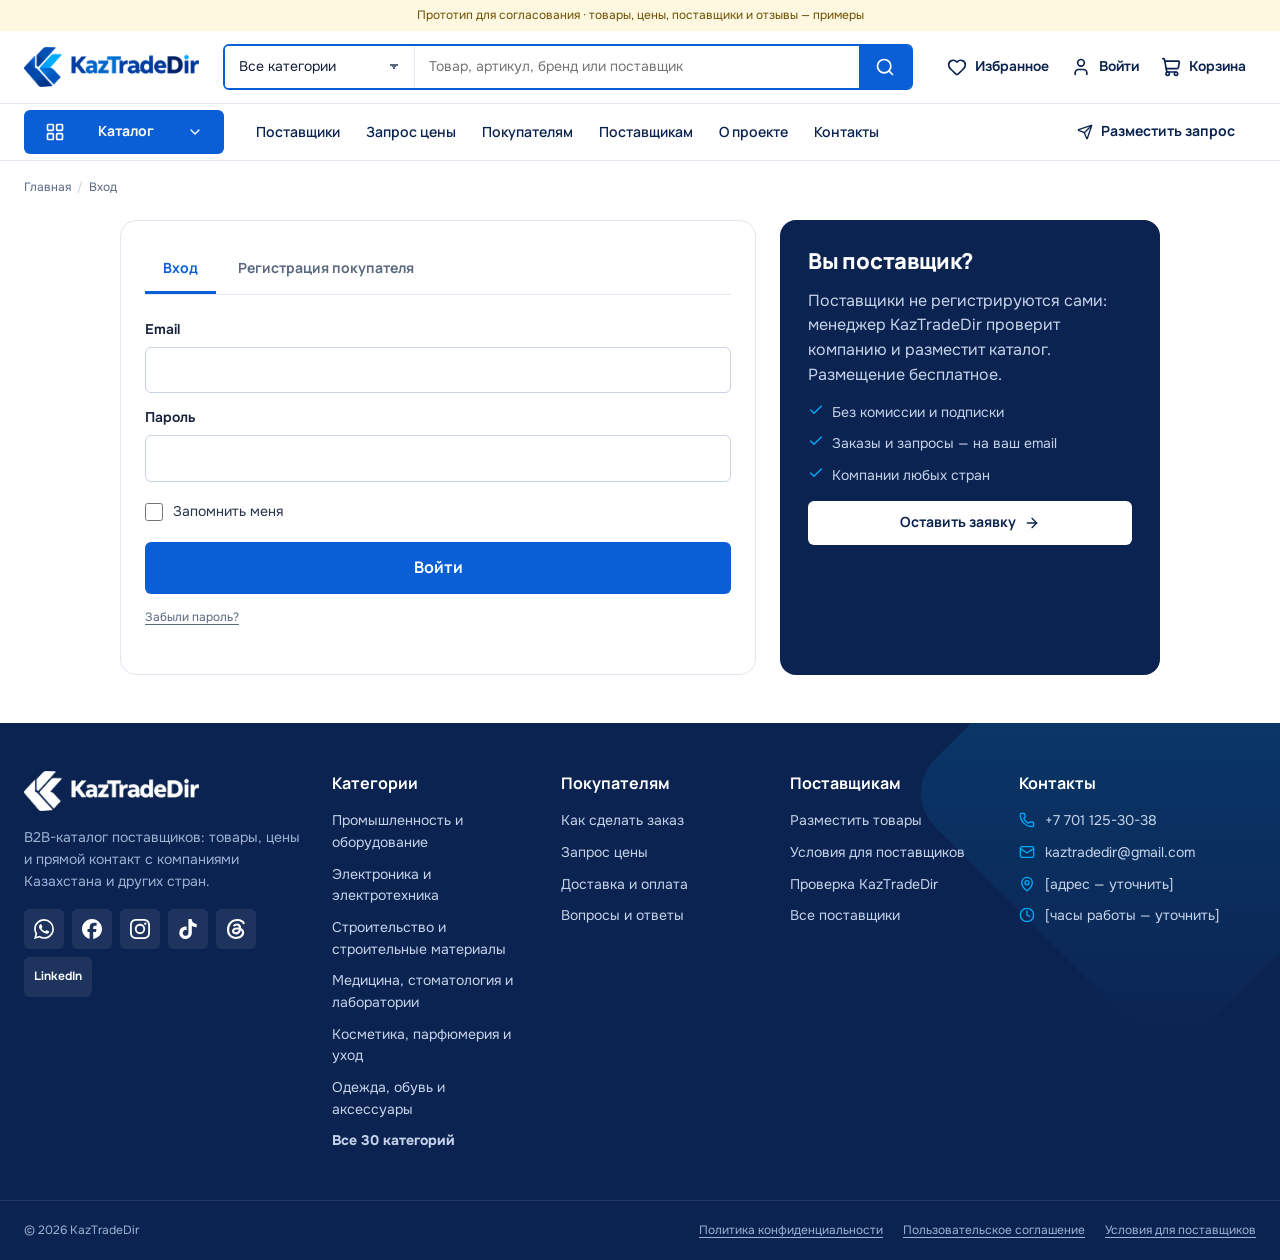
<file: login.html>
<!doctype html>
<html lang="ru">
<head>
	<meta charset="utf-8">
	<meta name="viewport" content="width=device-width, initial-scale=1">
	<title>Вход и регистрация — KazTradeDir</title>
	<meta name="description" content="Вход и регистрация покупателя.">
	<meta name="robots" content="noindex, nofollow">
	<link rel="icon" href="assets/img/favicon-32.png" sizes="32x32">
	<link rel="apple-touch-icon" href="assets/img/apple-touch-icon.png">
	<link rel="preconnect" href="https://fonts.googleapis.com">
	<link rel="preconnect" href="https://fonts.gstatic.com" crossorigin>
	<link rel="stylesheet" href="https://fonts.googleapis.com/css2?family=Manrope:wght@600;700;800&family=Onest:wght@400;500;600;700&display=swap">
	<link rel="stylesheet" href="assets/css/tokens.css?v=0.5.3">
	<link rel="stylesheet" href="assets/css/base.css?v=0.5.3">
	<link rel="stylesheet" href="assets/css/components.css?v=0.5.3">
	<link rel="stylesheet" href="assets/css/layout.css?v=0.5.3">
	<link rel="stylesheet" href="assets/css/pages.css?v=0.5.3">
	<link rel="stylesheet" href="assets/css/suppliers.css?v=0.5.3">
	<link rel="stylesheet" href="assets/css/commerce.css?v=0.5.3">
	<link rel="stylesheet" href="assets/css/content.css?v=0.5.3">
	<script>window.gtranslateSettings = {"default_language":"ru","languages":["ru","kk","en","zh-CN"],"native_language_names":true,"wrapper_selector":".ktd-gt","select_language_label":"Язык"};</script>
	<script src="https://cdn.gtranslate.net/widgets/latest/dropdown.js" defer></script>
	<script type="module" src="assets/js/main.js?v=0.5.3"></script>
</head>
<body>
<div class="proto-bar">Прототип для согласования · товары, цены, поставщики и отзывы — примеры</div>
<a class="skip-link" href="#main">Перейти к содержимому</a>
<header class="site-header">
	<div class="container header-main">
		<button class="icon-btn header-burger" type="button" data-drawer-open="mobile-nav" aria-controls="mobile-nav" aria-expanded="false" aria-label="Открыть меню"><svg class="icon" aria-hidden="true"><use href="assets/icons.svg#i-menu"></use></svg></button>
		<a class="site-logo" href="index.html" aria-label="KazTradeDir — на главную"><img src="assets/img/logo.png" alt="KazTradeDir" width="175" height="40"></a>
		<form class="header-search" role="search" action="search.html">
			<label class="visually-hidden" for="search-cat">Категория поиска</label>
			<select class="select header-search__cat" id="search-cat" name="product_cat"><option value="">Все категории</option><option value="promyshlennost-i-oborudovanie">Промышленность и оборудование</option><option value="elektronika-i-elektrotehnika">Электроника и электротехника</option><option value="stroitelstvo-i-stroymaterialy">Строительство и строительные материалы</option><option value="meditsina-i-laboratorii">Медицина, стоматология и лаборатории</option><option value="kosmetika-i-parfyumeriya">Косметика, парфюмерия и уход</option><option value="odezhda-obuv-aksessuary">Одежда, обувь и аксессуары</option><option value="produkty-pitaniya-i-napitki">Продукты питания и напитки</option><option value="selskoe-hozyaystvo">Сельское хозяйство и животноводство</option><option value="himicheskaya-produktsiya">Химическая продукция и сырьё</option><option value="metally-i-mineraly">Металлы, минералы и сырьевые материалы</option><option value="mebel-i-tovary-dlya-doma">Мебель, интерьер и товары для дома</option><option value="avto-transport-zapchasti">Автомобили, транспорт и запчасти</option><option value="energetika">Энергетика и электрогенерация</option><option value="skladskoe-i-torgovoe-oborudovanie">Складское и торговое оборудование</option><option value="tekstil-i-tkani">Текстиль, ткани и материалы для производства</option><option value="nauka-i-izmereniya">Наука, измерения и контроль качества</option><option value="sport-otdyh-turizm">Спорт, отдых и туризм</option><option value="detskie-tovary">Детские товары, игрушки и образование</option><option value="oborudovanie-dlya-biznesa">Оборудование для бизнеса и сферы услуг</option><option value="bezopasnost-i-svyaz">Безопасность и связь</option><option value="vodosnabzhenie-otoplenie-ventilyatsiya">Водоснабжение, отопление и вентиляция</option><option value="bumaga-poligrafiya-ofis">Бумага, полиграфия и офисные товары</option><option value="tovary-dlya-zhivotnyh">Товары для животных</option><option value="ekologiya-i-pererabotka">Экология, переработка и очистка</option><option value="bytovaya-tehnika">Бытовая техника и товары повседневного спроса</option><option value="zapchasti-i-komplektuyushchie">Запасные части и комплектующие</option><option value="syre-i-polufabrikaty">Сырьё и полуфабрикаты для производства</option><option value="yuvelirnye-izdeliya">Ювелирные изделия и предметы роскоши</option><option value="muzyka-zvuk-razvlecheniya">Музыка, звук и развлечения</option><option value="robototehnika-i-avtomatizatsiya">Робототехника, автоматизация и новые технологии</option></select>
			<label class="visually-hidden" for="search-q">Поиск</label>
			<input class="header-search__input" id="search-q" type="search" name="s" placeholder="Товар, артикул, бренд или поставщик" autocomplete="off">
			<button class="header-search__btn" type="submit" aria-label="Найти"><svg class="icon" aria-hidden="true"><use href="assets/icons.svg#i-search"></use></svg></button>
		</form>
		<nav class="header-actions" aria-label="Личное">
			<a class="header-action header-action--fav" href="favorites.html"><svg class="icon" aria-hidden="true"><use href="assets/icons.svg#i-heart"></use></svg><span class="header-action__label">Избранное</span><span class="counter" data-fav-count></span></a>
			<a class="header-action header-action--account" href="login.html"><svg class="icon" aria-hidden="true"><use href="assets/icons.svg#i-user"></use></svg><span class="header-action__label">Войти</span></a>
			<a class="header-action" href="cart.html"><svg class="icon" aria-hidden="true"><use href="assets/icons.svg#i-shopping-cart"></use></svg><span class="header-action__label">Корзина</span><span class="counter" data-cart-count></span></a>
		</nav>
	</div>
	<div class="header-nav">
		<div class="container header-nav__inner">
			<button class="btn catalog-toggle" type="button" aria-expanded="false" aria-controls="mega-menu"><svg class="icon" aria-hidden="true"><use href="assets/icons.svg#i-layout-grid"></use></svg><span>Каталог</span><svg class="icon icon--sm catalog-toggle__chevron" aria-hidden="true"><use href="assets/icons.svg#i-chevron-down"></use></svg></button>
			<nav class="main-menu" aria-label="Основное меню"><a href="suppliers.html">Поставщики</a><a href="rfq.html">Запрос цены</a><a href="faq.html">Покупателям</a><a href="become-supplier.html">Поставщикам</a><a href="#">О проекте</a><a href="#">Контакты</a></nav>
			<div class="lang-switch"><div class="ktd-gt"></div></div>
			<button class="btn btn--ghost header-nav__rfq" type="button" data-rfq-open=""><svg class="icon icon--sm" aria-hidden="true"><use href="assets/icons.svg#i-send"></use></svg>Разместить запрос</button>
		</div>
	</div>
	<div class="mega" id="mega-menu" hidden>
		<div class="container mega__inner">
			<nav class="mega__cats" aria-label="Категории каталога"><a class="mega__cat is-active" href="catalog.html" data-panel="mega-promyshlennost-i-oborudovanie"><svg class="icon" aria-hidden="true"><use href="assets/icons.svg#i-factory"></use></svg><span>Промышленность и оборудование</span><svg class="icon icon--sm" aria-hidden="true"><use href="assets/icons.svg#i-chevron-right"></use></svg></a><a class="mega__cat" href="catalog.html" data-panel="mega-elektronika-i-elektrotehnika"><svg class="icon" aria-hidden="true"><use href="assets/icons.svg#i-cpu"></use></svg><span>Электроника и электротехника</span><svg class="icon icon--sm" aria-hidden="true"><use href="assets/icons.svg#i-chevron-right"></use></svg></a><a class="mega__cat" href="catalog.html" data-panel="mega-stroitelstvo-i-stroymaterialy"><svg class="icon" aria-hidden="true"><use href="assets/icons.svg#i-hard-hat"></use></svg><span>Строительство и строительные материалы</span><svg class="icon icon--sm" aria-hidden="true"><use href="assets/icons.svg#i-chevron-right"></use></svg></a><a class="mega__cat" href="catalog.html" data-panel="mega-meditsina-i-laboratorii"><svg class="icon" aria-hidden="true"><use href="assets/icons.svg#i-stethoscope"></use></svg><span>Медицина, стоматология и лаборатории</span><svg class="icon icon--sm" aria-hidden="true"><use href="assets/icons.svg#i-chevron-right"></use></svg></a><a class="mega__cat" href="catalog.html" data-panel="mega-kosmetika-i-parfyumeriya"><svg class="icon" aria-hidden="true"><use href="assets/icons.svg#i-sparkles"></use></svg><span>Косметика, парфюмерия и уход</span><svg class="icon icon--sm" aria-hidden="true"><use href="assets/icons.svg#i-chevron-right"></use></svg></a><a class="mega__cat" href="catalog.html" data-panel="mega-odezhda-obuv-aksessuary"><svg class="icon" aria-hidden="true"><use href="assets/icons.svg#i-shirt"></use></svg><span>Одежда, обувь и аксессуары</span><svg class="icon icon--sm" aria-hidden="true"><use href="assets/icons.svg#i-chevron-right"></use></svg></a><a class="mega__cat" href="catalog.html" data-panel="mega-produkty-pitaniya-i-napitki"><svg class="icon" aria-hidden="true"><use href="assets/icons.svg#i-apple"></use></svg><span>Продукты питания и напитки</span><svg class="icon icon--sm" aria-hidden="true"><use href="assets/icons.svg#i-chevron-right"></use></svg></a><a class="mega__cat" href="catalog.html" data-panel="mega-selskoe-hozyaystvo"><svg class="icon" aria-hidden="true"><use href="assets/icons.svg#i-tractor"></use></svg><span>Сельское хозяйство и животноводство</span><svg class="icon icon--sm" aria-hidden="true"><use href="assets/icons.svg#i-chevron-right"></use></svg></a><a class="mega__cat" href="catalog.html" data-panel="mega-himicheskaya-produktsiya"><svg class="icon" aria-hidden="true"><use href="assets/icons.svg#i-flask-conical"></use></svg><span>Химическая продукция и сырьё</span><svg class="icon icon--sm" aria-hidden="true"><use href="assets/icons.svg#i-chevron-right"></use></svg></a><a class="mega__cat" href="catalog.html" data-panel="mega-metally-i-mineraly"><svg class="icon" aria-hidden="true"><use href="assets/icons.svg#i-pickaxe"></use></svg><span>Металлы, минералы и сырьевые материалы</span><svg class="icon icon--sm" aria-hidden="true"><use href="assets/icons.svg#i-chevron-right"></use></svg></a><a class="mega__cat" href="catalog.html" data-panel="mega-mebel-i-tovary-dlya-doma"><svg class="icon" aria-hidden="true"><use href="assets/icons.svg#i-sofa"></use></svg><span>Мебель, интерьер и товары для дома</span><svg class="icon icon--sm" aria-hidden="true"><use href="assets/icons.svg#i-chevron-right"></use></svg></a><a class="mega__cat" href="catalog.html" data-panel="mega-avto-transport-zapchasti"><svg class="icon" aria-hidden="true"><use href="assets/icons.svg#i-car"></use></svg><span>Автомобили, транспорт и запчасти</span><svg class="icon icon--sm" aria-hidden="true"><use href="assets/icons.svg#i-chevron-right"></use></svg></a><a class="mega__cat" href="catalog.html" data-panel="mega-energetika"><svg class="icon" aria-hidden="true"><use href="assets/icons.svg#i-zap"></use></svg><span>Энергетика и электрогенерация</span><svg class="icon icon--sm" aria-hidden="true"><use href="assets/icons.svg#i-chevron-right"></use></svg></a><a class="mega__cat" href="catalog.html" data-panel="mega-skladskoe-i-torgovoe-oborudovanie"><svg class="icon" aria-hidden="true"><use href="assets/icons.svg#i-warehouse"></use></svg><span>Складское и торговое оборудование</span><svg class="icon icon--sm" aria-hidden="true"><use href="assets/icons.svg#i-chevron-right"></use></svg></a><a class="mega__cat" href="catalog.html" data-panel="mega-tekstil-i-tkani"><svg class="icon" aria-hidden="true"><use href="assets/icons.svg#i-scissors"></use></svg><span>Текстиль, ткани и материалы для производства</span><svg class="icon icon--sm" aria-hidden="true"><use href="assets/icons.svg#i-chevron-right"></use></svg></a><a class="mega__cat" href="catalog.html" data-panel="mega-nauka-i-izmereniya"><svg class="icon" aria-hidden="true"><use href="assets/icons.svg#i-microscope"></use></svg><span>Наука, измерения и контроль качества</span><svg class="icon icon--sm" aria-hidden="true"><use href="assets/icons.svg#i-chevron-right"></use></svg></a><a class="mega__cat" href="catalog.html" data-panel="mega-sport-otdyh-turizm"><svg class="icon" aria-hidden="true"><use href="assets/icons.svg#i-dumbbell"></use></svg><span>Спорт, отдых и туризм</span><svg class="icon icon--sm" aria-hidden="true"><use href="assets/icons.svg#i-chevron-right"></use></svg></a><a class="mega__cat" href="catalog.html" data-panel="mega-detskie-tovary"><svg class="icon" aria-hidden="true"><use href="assets/icons.svg#i-baby"></use></svg><span>Детские товары, игрушки и образование</span><svg class="icon icon--sm" aria-hidden="true"><use href="assets/icons.svg#i-chevron-right"></use></svg></a><a class="mega__cat" href="catalog.html" data-panel="mega-oborudovanie-dlya-biznesa"><svg class="icon" aria-hidden="true"><use href="assets/icons.svg#i-briefcase-business"></use></svg><span>Оборудование для бизнеса и сферы услуг</span><svg class="icon icon--sm" aria-hidden="true"><use href="assets/icons.svg#i-chevron-right"></use></svg></a><a class="mega__cat" href="catalog.html" data-panel="mega-bezopasnost-i-svyaz"><svg class="icon" aria-hidden="true"><use href="assets/icons.svg#i-shield"></use></svg><span>Безопасность и связь</span><svg class="icon icon--sm" aria-hidden="true"><use href="assets/icons.svg#i-chevron-right"></use></svg></a><a class="mega__cat" href="catalog.html" data-panel="mega-vodosnabzhenie-otoplenie-ventilyatsiya"><svg class="icon" aria-hidden="true"><use href="assets/icons.svg#i-droplets"></use></svg><span>Водоснабжение, отопление и вентиляция</span><svg class="icon icon--sm" aria-hidden="true"><use href="assets/icons.svg#i-chevron-right"></use></svg></a><a class="mega__cat" href="catalog.html" data-panel="mega-bumaga-poligrafiya-ofis"><svg class="icon" aria-hidden="true"><use href="assets/icons.svg#i-printer"></use></svg><span>Бумага, полиграфия и офисные товары</span><svg class="icon icon--sm" aria-hidden="true"><use href="assets/icons.svg#i-chevron-right"></use></svg></a><a class="mega__cat" href="catalog.html" data-panel="mega-tovary-dlya-zhivotnyh"><svg class="icon" aria-hidden="true"><use href="assets/icons.svg#i-paw-print"></use></svg><span>Товары для животных</span><svg class="icon icon--sm" aria-hidden="true"><use href="assets/icons.svg#i-chevron-right"></use></svg></a><a class="mega__cat" href="catalog.html" data-panel="mega-ekologiya-i-pererabotka"><svg class="icon" aria-hidden="true"><use href="assets/icons.svg#i-recycle"></use></svg><span>Экология, переработка и очистка</span><svg class="icon icon--sm" aria-hidden="true"><use href="assets/icons.svg#i-chevron-right"></use></svg></a><a class="mega__cat" href="catalog.html" data-panel="mega-bytovaya-tehnika"><svg class="icon" aria-hidden="true"><use href="assets/icons.svg#i-washing-machine"></use></svg><span>Бытовая техника и товары повседневного спроса</span><svg class="icon icon--sm" aria-hidden="true"><use href="assets/icons.svg#i-chevron-right"></use></svg></a><a class="mega__cat" href="catalog.html" data-panel="mega-zapchasti-i-komplektuyushchie"><svg class="icon" aria-hidden="true"><use href="assets/icons.svg#i-cog"></use></svg><span>Запасные части и комплектующие</span><svg class="icon icon--sm" aria-hidden="true"><use href="assets/icons.svg#i-chevron-right"></use></svg></a><a class="mega__cat" href="catalog.html" data-panel="mega-syre-i-polufabrikaty"><svg class="icon" aria-hidden="true"><use href="assets/icons.svg#i-boxes"></use></svg><span>Сырьё и полуфабрикаты для производства</span><svg class="icon icon--sm" aria-hidden="true"><use href="assets/icons.svg#i-chevron-right"></use></svg></a><a class="mega__cat" href="catalog.html" data-panel="mega-yuvelirnye-izdeliya"><svg class="icon" aria-hidden="true"><use href="assets/icons.svg#i-gem"></use></svg><span>Ювелирные изделия и предметы роскоши</span><svg class="icon icon--sm" aria-hidden="true"><use href="assets/icons.svg#i-chevron-right"></use></svg></a><a class="mega__cat" href="catalog.html" data-panel="mega-muzyka-zvuk-razvlecheniya"><svg class="icon" aria-hidden="true"><use href="assets/icons.svg#i-music"></use></svg><span>Музыка, звук и развлечения</span><svg class="icon icon--sm" aria-hidden="true"><use href="assets/icons.svg#i-chevron-right"></use></svg></a><a class="mega__cat" href="catalog.html" data-panel="mega-robototehnika-i-avtomatizatsiya"><svg class="icon" aria-hidden="true"><use href="assets/icons.svg#i-bot"></use></svg><span>Робототехника, автоматизация и новые технологии</span><svg class="icon icon--sm" aria-hidden="true"><use href="assets/icons.svg#i-chevron-right"></use></svg></a></nav>
			<div><div class="mega__panel" id="mega-promyshlennost-i-oborudovanie"><h3><svg class="icon icon--lg" aria-hidden="true"><use href="assets/icons.svg#i-factory"></use></svg>Промышленность и оборудование</h3><div class="mega__subs"><a href="catalog.html">Станки и производственные линии</a><a href="catalog.html">Насосы и компрессоры</a><a href="catalog.html">Генераторы и сварочное оборудование</a><a href="catalog.html">Подъёмное оборудование</a><a href="catalog.html">Пищевое и упаковочное оборудование</a><a href="catalog.html">Инструмент</a></div><a class="mega__all" href="catalog.html">Все товары категории <svg class="icon icon--sm" aria-hidden="true"><use href="assets/icons.svg#i-arrow-right"></use></svg></a></div><div class="mega__panel" id="mega-elektronika-i-elektrotehnika" hidden><h3><svg class="icon icon--lg" aria-hidden="true"><use href="assets/icons.svg#i-cpu"></use></svg>Электроника и электротехника</h3><div class="mega__subs"><a href="catalog.html">Кабель и провод</a><a href="catalog.html">Электрощитовое оборудование</a><a href="catalog.html">Освещение</a><a href="catalog.html">Электроустановочные изделия</a><a href="catalog.html">Компьютеры и оргтехника</a><a href="catalog.html">Электронные компоненты</a></div><a class="mega__all" href="catalog.html">Все товары категории <svg class="icon icon--sm" aria-hidden="true"><use href="assets/icons.svg#i-arrow-right"></use></svg></a></div><div class="mega__panel" id="mega-stroitelstvo-i-stroymaterialy" hidden><h3><svg class="icon icon--lg" aria-hidden="true"><use href="assets/icons.svg#i-hard-hat"></use></svg>Строительство и строительные материалы</h3><div class="mega__subs"><a href="catalog.html">Цемент и сухие смеси</a><a href="catalog.html">Кирпич и блоки</a><a href="catalog.html">Металлопрокат для стройки</a><a href="catalog.html">Кровля и фасад</a><a href="catalog.html">Изоляция</a><a href="catalog.html">Отделочные материалы</a><a href="catalog.html">Строительная техника</a></div><a class="mega__all" href="catalog.html">Все товары категории <svg class="icon icon--sm" aria-hidden="true"><use href="assets/icons.svg#i-arrow-right"></use></svg></a></div><div class="mega__panel" id="mega-meditsina-i-laboratorii" hidden><h3><svg class="icon icon--lg" aria-hidden="true"><use href="assets/icons.svg#i-stethoscope"></use></svg>Медицина, стоматология и лаборатории</h3><div class="mega__subs"><a href="catalog.html">Медицинское оборудование</a><a href="catalog.html">Стоматология</a><a href="catalog.html">Лабораторное оборудование</a><a href="catalog.html">Расходные материалы</a><a href="catalog.html">Средства защиты</a><a href="catalog.html">Мебель для клиник</a></div><a class="mega__all" href="catalog.html">Все товары категории <svg class="icon icon--sm" aria-hidden="true"><use href="assets/icons.svg#i-arrow-right"></use></svg></a></div><div class="mega__panel" id="mega-kosmetika-i-parfyumeriya" hidden><h3><svg class="icon icon--lg" aria-hidden="true"><use href="assets/icons.svg#i-sparkles"></use></svg>Косметика, парфюмерия и уход</h3><div class="mega__subs"><a href="catalog.html">Уход за кожей</a><a href="catalog.html">Уход за волосами</a><a href="catalog.html">Декоративная косметика</a><a href="catalog.html">Парфюмерия</a><a href="catalog.html">Профессиональная косметика</a></div><a class="mega__all" href="catalog.html">Все товары категории <svg class="icon icon--sm" aria-hidden="true"><use href="assets/icons.svg#i-arrow-right"></use></svg></a></div><div class="mega__panel" id="mega-odezhda-obuv-aksessuary" hidden><h3><svg class="icon icon--lg" aria-hidden="true"><use href="assets/icons.svg#i-shirt"></use></svg>Одежда, обувь и аксессуары</h3><div class="mega__subs"><a href="catalog.html">Спецодежда и СИЗ</a><a href="catalog.html">Мужская одежда</a><a href="catalog.html">Женская одежда</a><a href="catalog.html">Детская одежда</a><a href="catalog.html">Обувь</a><a href="catalog.html">Аксессуары</a></div><a class="mega__all" href="catalog.html">Все товары категории <svg class="icon icon--sm" aria-hidden="true"><use href="assets/icons.svg#i-arrow-right"></use></svg></a></div><div class="mega__panel" id="mega-produkty-pitaniya-i-napitki" hidden><h3><svg class="icon icon--lg" aria-hidden="true"><use href="assets/icons.svg#i-apple"></use></svg>Продукты питания и напитки</h3><div class="mega__subs"><a href="catalog.html">Мясо и птица</a><a href="catalog.html">Молочная продукция</a><a href="catalog.html">Бакалея и крупы</a><a href="catalog.html">Кондитерские изделия</a><a href="catalog.html">Напитки</a><a href="catalog.html">Фрукты и овощи</a></div><a class="mega__all" href="catalog.html">Все товары категории <svg class="icon icon--sm" aria-hidden="true"><use href="assets/icons.svg#i-arrow-right"></use></svg></a></div><div class="mega__panel" id="mega-selskoe-hozyaystvo" hidden><h3><svg class="icon icon--lg" aria-hidden="true"><use href="assets/icons.svg#i-tractor"></use></svg>Сельское хозяйство и животноводство</h3><div class="mega__subs"><a href="catalog.html">Сельхозтехника</a><a href="catalog.html">Семена и саженцы</a><a href="catalog.html">Удобрения и СЗР</a><a href="catalog.html">Корма и добавки</a><a href="catalog.html">Оборудование для ферм</a><a href="catalog.html">Поливные системы</a></div><a class="mega__all" href="catalog.html">Все товары категории <svg class="icon icon--sm" aria-hidden="true"><use href="assets/icons.svg#i-arrow-right"></use></svg></a></div><div class="mega__panel" id="mega-himicheskaya-produktsiya" hidden><h3><svg class="icon icon--lg" aria-hidden="true"><use href="assets/icons.svg#i-flask-conical"></use></svg>Химическая продукция и сырьё</h3><div class="mega__subs"><a href="catalog.html">Промышленная химия</a><a href="catalog.html">Лакокрасочные материалы</a><a href="catalog.html">Бытовая химия</a><a href="catalog.html">Полимеры и пластмассы</a><a href="catalog.html">Реактивы</a></div><a class="mega__all" href="catalog.html">Все товары категории <svg class="icon icon--sm" aria-hidden="true"><use href="assets/icons.svg#i-arrow-right"></use></svg></a></div><div class="mega__panel" id="mega-metally-i-mineraly" hidden><h3><svg class="icon icon--lg" aria-hidden="true"><use href="assets/icons.svg#i-pickaxe"></use></svg>Металлы, минералы и сырьевые материалы</h3><div class="mega__subs"><a href="catalog.html">Чёрный металлопрокат</a><a href="catalog.html">Цветные металлы</a><a href="catalog.html">Трубы</a><a href="catalog.html">Метизы</a><a href="catalog.html">Нерудные материалы</a><a href="catalog.html">Руды и концентраты</a></div><a class="mega__all" href="catalog.html">Все товары категории <svg class="icon icon--sm" aria-hidden="true"><use href="assets/icons.svg#i-arrow-right"></use></svg></a></div><div class="mega__panel" id="mega-mebel-i-tovary-dlya-doma" hidden><h3><svg class="icon icon--lg" aria-hidden="true"><use href="assets/icons.svg#i-sofa"></use></svg>Мебель, интерьер и товары для дома</h3><div class="mega__subs"><a href="catalog.html">Офисная мебель</a><a href="catalog.html">Мебель для дома</a><a href="catalog.html">Мебель для HoReCa</a><a href="catalog.html">Текстиль для дома</a><a href="catalog.html">Посуда</a><a href="catalog.html">Декор</a></div><a class="mega__all" href="catalog.html">Все товары категории <svg class="icon icon--sm" aria-hidden="true"><use href="assets/icons.svg#i-arrow-right"></use></svg></a></div><div class="mega__panel" id="mega-avto-transport-zapchasti" hidden><h3><svg class="icon icon--lg" aria-hidden="true"><use href="assets/icons.svg#i-car"></use></svg>Автомобили, транспорт и запчасти</h3><div class="mega__subs"><a href="catalog.html">Легковые автомобили</a><a href="catalog.html">Грузовой транспорт</a><a href="catalog.html">Спецтехника</a><a href="catalog.html">Шины и диски</a><a href="catalog.html">Масла и автохимия</a><a href="catalog.html">Автоаксессуары</a></div><a class="mega__all" href="catalog.html">Все товары категории <svg class="icon icon--sm" aria-hidden="true"><use href="assets/icons.svg#i-arrow-right"></use></svg></a></div><div class="mega__panel" id="mega-energetika" hidden><h3><svg class="icon icon--lg" aria-hidden="true"><use href="assets/icons.svg#i-zap"></use></svg>Энергетика и электрогенерация</h3><div class="mega__subs"><a href="catalog.html">Генераторы и электростанции</a><a href="catalog.html">Солнечная энергетика</a><a href="catalog.html">ИБП и стабилизаторы</a><a href="catalog.html">Трансформаторы</a><a href="catalog.html">Аккумуляторы</a></div><a class="mega__all" href="catalog.html">Все товары категории <svg class="icon icon--sm" aria-hidden="true"><use href="assets/icons.svg#i-arrow-right"></use></svg></a></div><div class="mega__panel" id="mega-skladskoe-i-torgovoe-oborudovanie" hidden><h3><svg class="icon icon--lg" aria-hidden="true"><use href="assets/icons.svg#i-warehouse"></use></svg>Складское и торговое оборудование</h3><div class="mega__subs"><a href="catalog.html">Стеллажи</a><a href="catalog.html">Складская техника</a><a href="catalog.html">Торговое оборудование</a><a href="catalog.html">Холодильное оборудование</a><a href="catalog.html">Весы</a><a href="catalog.html">Упаковка</a></div><a class="mega__all" href="catalog.html">Все товары категории <svg class="icon icon--sm" aria-hidden="true"><use href="assets/icons.svg#i-arrow-right"></use></svg></a></div><div class="mega__panel" id="mega-tekstil-i-tkani" hidden><h3><svg class="icon icon--lg" aria-hidden="true"><use href="assets/icons.svg#i-scissors"></use></svg>Текстиль, ткани и материалы для производства</h3><div class="mega__subs"><a href="catalog.html">Ткани</a><a href="catalog.html">Нитки и фурнитура</a><a href="catalog.html">Нетканые материалы</a><a href="catalog.html">Технический текстиль</a><a href="catalog.html">Кожа и кожзаменители</a></div><a class="mega__all" href="catalog.html">Все товары категории <svg class="icon icon--sm" aria-hidden="true"><use href="assets/icons.svg#i-arrow-right"></use></svg></a></div><div class="mega__panel" id="mega-nauka-i-izmereniya" hidden><h3><svg class="icon icon--lg" aria-hidden="true"><use href="assets/icons.svg#i-microscope"></use></svg>Наука, измерения и контроль качества</h3><div class="mega__subs"><a href="catalog.html">Измерительные приборы</a><a href="catalog.html">Лабораторные анализаторы</a><a href="catalog.html">Неразрушающий контроль</a><a href="catalog.html">Метрология и калибровка</a><a href="catalog.html">Геодезическое оборудование</a></div><a class="mega__all" href="catalog.html">Все товары категории <svg class="icon icon--sm" aria-hidden="true"><use href="assets/icons.svg#i-arrow-right"></use></svg></a></div><div class="mega__panel" id="mega-sport-otdyh-turizm" hidden><h3><svg class="icon icon--lg" aria-hidden="true"><use href="assets/icons.svg#i-dumbbell"></use></svg>Спорт, отдых и туризм</h3><div class="mega__subs"><a href="catalog.html">Тренажёры</a><a href="catalog.html">Спортивный инвентарь</a><a href="catalog.html">Туризм и кемпинг</a><a href="catalog.html">Оборудование для площадок</a></div><a class="mega__all" href="catalog.html">Все товары категории <svg class="icon icon--sm" aria-hidden="true"><use href="assets/icons.svg#i-arrow-right"></use></svg></a></div><div class="mega__panel" id="mega-detskie-tovary" hidden><h3><svg class="icon icon--lg" aria-hidden="true"><use href="assets/icons.svg#i-baby"></use></svg>Детские товары, игрушки и образование</h3><div class="mega__subs"><a href="catalog.html">Игрушки</a><a href="catalog.html">Детская мебель</a><a href="catalog.html">Учебное оборудование</a><a href="catalog.html">Канцтовары для школы</a></div><a class="mega__all" href="catalog.html">Все товары категории <svg class="icon icon--sm" aria-hidden="true"><use href="assets/icons.svg#i-arrow-right"></use></svg></a></div><div class="mega__panel" id="mega-oborudovanie-dlya-biznesa" hidden><h3><svg class="icon icon--lg" aria-hidden="true"><use href="assets/icons.svg#i-briefcase-business"></use></svg>Оборудование для бизнеса и сферы услуг</h3><div class="mega__subs"><a href="catalog.html">Оборудование для HoReCa</a><a href="catalog.html">Клининг</a><a href="catalog.html">Прачечное оборудование</a><a href="catalog.html">Салоны красоты</a><a href="catalog.html">Кассы и POS</a></div><a class="mega__all" href="catalog.html">Все товары категории <svg class="icon icon--sm" aria-hidden="true"><use href="assets/icons.svg#i-arrow-right"></use></svg></a></div><div class="mega__panel" id="mega-bezopasnost-i-svyaz" hidden><h3><svg class="icon icon--lg" aria-hidden="true"><use href="assets/icons.svg#i-shield"></use></svg>Безопасность и связь</h3><div class="mega__subs"><a href="catalog.html">Видеонаблюдение</a><a href="catalog.html">Охранная и пожарная сигнализация</a><a href="catalog.html">Контроль доступа</a><a href="catalog.html">Сетевое и телеком-оборудование</a><a href="catalog.html">Пожаротушение</a></div><a class="mega__all" href="catalog.html">Все товары категории <svg class="icon icon--sm" aria-hidden="true"><use href="assets/icons.svg#i-arrow-right"></use></svg></a></div><div class="mega__panel" id="mega-vodosnabzhenie-otoplenie-ventilyatsiya" hidden><h3><svg class="icon icon--lg" aria-hidden="true"><use href="assets/icons.svg#i-droplets"></use></svg>Водоснабжение, отопление и вентиляция</h3><div class="mega__subs"><a href="catalog.html">Котлы и отопление</a><a href="catalog.html">Насосы для воды</a><a href="catalog.html">Трубы и фитинги</a><a href="catalog.html">Вентиляция и кондиционирование</a><a href="catalog.html">Водоочистка</a><a href="catalog.html">Сантехника</a></div><a class="mega__all" href="catalog.html">Все товары категории <svg class="icon icon--sm" aria-hidden="true"><use href="assets/icons.svg#i-arrow-right"></use></svg></a></div><div class="mega__panel" id="mega-bumaga-poligrafiya-ofis" hidden><h3><svg class="icon icon--lg" aria-hidden="true"><use href="assets/icons.svg#i-printer"></use></svg>Бумага, полиграфия и офисные товары</h3><div class="mega__subs"><a href="catalog.html">Бумага и картон</a><a href="catalog.html">Полиграфическое оборудование</a><a href="catalog.html">Канцелярия</a><a href="catalog.html">Расходники для печати</a></div><a class="mega__all" href="catalog.html">Все товары категории <svg class="icon icon--sm" aria-hidden="true"><use href="assets/icons.svg#i-arrow-right"></use></svg></a></div><div class="mega__panel" id="mega-tovary-dlya-zhivotnyh" hidden><h3><svg class="icon icon--lg" aria-hidden="true"><use href="assets/icons.svg#i-paw-print"></use></svg>Товары для животных</h3><div class="mega__subs"><a href="catalog.html">Корма</a><a href="catalog.html">Ветеринарные препараты</a><a href="catalog.html">Аксессуары и амуниция</a><a href="catalog.html">Зоогигиена</a></div><a class="mega__all" href="catalog.html">Все товары категории <svg class="icon icon--sm" aria-hidden="true"><use href="assets/icons.svg#i-arrow-right"></use></svg></a></div><div class="mega__panel" id="mega-ekologiya-i-pererabotka" hidden><h3><svg class="icon icon--lg" aria-hidden="true"><use href="assets/icons.svg#i-recycle"></use></svg>Экология, переработка и очистка</h3><div class="mega__subs"><a href="catalog.html">Оборудование для переработки</a><a href="catalog.html">Очистные сооружения</a><a href="catalog.html">Контейнеры для отходов</a><a href="catalog.html">Вторсырьё</a></div><a class="mega__all" href="catalog.html">Все товары категории <svg class="icon icon--sm" aria-hidden="true"><use href="assets/icons.svg#i-arrow-right"></use></svg></a></div><div class="mega__panel" id="mega-bytovaya-tehnika" hidden><h3><svg class="icon icon--lg" aria-hidden="true"><use href="assets/icons.svg#i-washing-machine"></use></svg>Бытовая техника и товары повседневного спроса</h3><div class="mega__subs"><a href="catalog.html">Крупная бытовая техника</a><a href="catalog.html">Мелкая бытовая техника</a><a href="catalog.html">Климатическая техника</a><a href="catalog.html">Хозтовары</a></div><a class="mega__all" href="catalog.html">Все товары категории <svg class="icon icon--sm" aria-hidden="true"><use href="assets/icons.svg#i-arrow-right"></use></svg></a></div><div class="mega__panel" id="mega-zapchasti-i-komplektuyushchie" hidden><h3><svg class="icon icon--lg" aria-hidden="true"><use href="assets/icons.svg#i-cog"></use></svg>Запасные части и комплектующие</h3><div class="mega__subs"><a href="catalog.html">Подшипники</a><a href="catalog.html">Приводы и редукторы</a><a href="catalog.html">Гидравлика и пневматика</a><a href="catalog.html">Уплотнения и РТИ</a><a href="catalog.html">Электродвигатели</a><a href="catalog.html">Запчасти к спецтехнике</a></div><a class="mega__all" href="catalog.html">Все товары категории <svg class="icon icon--sm" aria-hidden="true"><use href="assets/icons.svg#i-arrow-right"></use></svg></a></div><div class="mega__panel" id="mega-syre-i-polufabrikaty" hidden><h3><svg class="icon icon--lg" aria-hidden="true"><use href="assets/icons.svg#i-boxes"></use></svg>Сырьё и полуфабрикаты для производства</h3><div class="mega__subs"><a href="catalog.html">Пищевое сырьё</a><a href="catalog.html">Полимерное сырьё</a><a href="catalog.html">Древесина и пиломатериалы</a><a href="catalog.html">Бумажное сырьё</a><a href="catalog.html">Металлические заготовки</a></div><a class="mega__all" href="catalog.html">Все товары категории <svg class="icon icon--sm" aria-hidden="true"><use href="assets/icons.svg#i-arrow-right"></use></svg></a></div><div class="mega__panel" id="mega-yuvelirnye-izdeliya" hidden><h3><svg class="icon icon--lg" aria-hidden="true"><use href="assets/icons.svg#i-gem"></use></svg>Ювелирные изделия и предметы роскоши</h3><div class="mega__subs"><a href="catalog.html">Украшения</a><a href="catalog.html">Часы</a><a href="catalog.html">Сувениры и подарки</a><a href="catalog.html">Аксессуары премиум</a></div><a class="mega__all" href="catalog.html">Все товары категории <svg class="icon icon--sm" aria-hidden="true"><use href="assets/icons.svg#i-arrow-right"></use></svg></a></div><div class="mega__panel" id="mega-muzyka-zvuk-razvlecheniya" hidden><h3><svg class="icon icon--lg" aria-hidden="true"><use href="assets/icons.svg#i-music"></use></svg>Музыка, звук и развлечения</h3><div class="mega__subs"><a href="catalog.html">Звуковое оборудование</a><a href="catalog.html">Музыкальные инструменты</a><a href="catalog.html">Световое оборудование</a><a href="catalog.html">Аттракционы</a></div><a class="mega__all" href="catalog.html">Все товары категории <svg class="icon icon--sm" aria-hidden="true"><use href="assets/icons.svg#i-arrow-right"></use></svg></a></div><div class="mega__panel" id="mega-robototehnika-i-avtomatizatsiya" hidden><h3><svg class="icon icon--lg" aria-hidden="true"><use href="assets/icons.svg#i-bot"></use></svg>Робототехника, автоматизация и новые технологии</h3><div class="mega__subs"><a href="catalog.html">Промышленные роботы</a><a href="catalog.html">Контроллеры и ПЛК</a><a href="catalog.html">Датчики</a><a href="catalog.html">Дроны</a><a href="catalog.html">IoT и умный дом</a><a href="catalog.html">3D-печать</a></div><a class="mega__all" href="catalog.html">Все товары категории <svg class="icon icon--sm" aria-hidden="true"><use href="assets/icons.svg#i-arrow-right"></use></svg></a></div></div>
		</div>
	</div>
</header>
<aside class="drawer" id="mobile-nav" aria-label="Меню">
	<div class="drawer__head"><img src="assets/img/logo.png" alt="KazTradeDir" width="140" height="32"><button class="icon-btn" type="button" data-drawer-close aria-label="Закрыть меню"><svg class="icon" aria-hidden="true"><use href="assets/icons.svg#i-x"></use></svg></button></div>
	<div class="drawer__body mobile-nav">
		<div class="mobile-nav__lang"><div class="lang-switch"><div class="ktd-gt"></div></div></div>
		<div class="mobile-nav__section"><p class="mobile-nav__title">Каталог</p><details><summary><svg class="icon" aria-hidden="true"><use href="assets/icons.svg#i-factory"></use></svg><span>Промышленность и оборудование</span><svg class="icon icon--sm" aria-hidden="true"><use href="assets/icons.svg#i-chevron-down"></use></svg></summary><ul><li><a href="catalog.html"><b>Все товары категории</b></a></li><li><a href="catalog.html">Станки и производственные линии</a></li><li><a href="catalog.html">Насосы и компрессоры</a></li><li><a href="catalog.html">Генераторы и сварочное оборудование</a></li><li><a href="catalog.html">Подъёмное оборудование</a></li><li><a href="catalog.html">Пищевое и упаковочное оборудование</a></li><li><a href="catalog.html">Инструмент</a></li></ul></details><details><summary><svg class="icon" aria-hidden="true"><use href="assets/icons.svg#i-cpu"></use></svg><span>Электроника и электротехника</span><svg class="icon icon--sm" aria-hidden="true"><use href="assets/icons.svg#i-chevron-down"></use></svg></summary><ul><li><a href="catalog.html"><b>Все товары категории</b></a></li><li><a href="catalog.html">Кабель и провод</a></li><li><a href="catalog.html">Электрощитовое оборудование</a></li><li><a href="catalog.html">Освещение</a></li><li><a href="catalog.html">Электроустановочные изделия</a></li><li><a href="catalog.html">Компьютеры и оргтехника</a></li><li><a href="catalog.html">Электронные компоненты</a></li></ul></details><details><summary><svg class="icon" aria-hidden="true"><use href="assets/icons.svg#i-hard-hat"></use></svg><span>Строительство и строительные материалы</span><svg class="icon icon--sm" aria-hidden="true"><use href="assets/icons.svg#i-chevron-down"></use></svg></summary><ul><li><a href="catalog.html"><b>Все товары категории</b></a></li><li><a href="catalog.html">Цемент и сухие смеси</a></li><li><a href="catalog.html">Кирпич и блоки</a></li><li><a href="catalog.html">Металлопрокат для стройки</a></li><li><a href="catalog.html">Кровля и фасад</a></li><li><a href="catalog.html">Изоляция</a></li><li><a href="catalog.html">Отделочные материалы</a></li><li><a href="catalog.html">Строительная техника</a></li></ul></details><details><summary><svg class="icon" aria-hidden="true"><use href="assets/icons.svg#i-stethoscope"></use></svg><span>Медицина, стоматология и лаборатории</span><svg class="icon icon--sm" aria-hidden="true"><use href="assets/icons.svg#i-chevron-down"></use></svg></summary><ul><li><a href="catalog.html"><b>Все товары категории</b></a></li><li><a href="catalog.html">Медицинское оборудование</a></li><li><a href="catalog.html">Стоматология</a></li><li><a href="catalog.html">Лабораторное оборудование</a></li><li><a href="catalog.html">Расходные материалы</a></li><li><a href="catalog.html">Средства защиты</a></li><li><a href="catalog.html">Мебель для клиник</a></li></ul></details><details><summary><svg class="icon" aria-hidden="true"><use href="assets/icons.svg#i-sparkles"></use></svg><span>Косметика, парфюмерия и уход</span><svg class="icon icon--sm" aria-hidden="true"><use href="assets/icons.svg#i-chevron-down"></use></svg></summary><ul><li><a href="catalog.html"><b>Все товары категории</b></a></li><li><a href="catalog.html">Уход за кожей</a></li><li><a href="catalog.html">Уход за волосами</a></li><li><a href="catalog.html">Декоративная косметика</a></li><li><a href="catalog.html">Парфюмерия</a></li><li><a href="catalog.html">Профессиональная косметика</a></li></ul></details><details><summary><svg class="icon" aria-hidden="true"><use href="assets/icons.svg#i-shirt"></use></svg><span>Одежда, обувь и аксессуары</span><svg class="icon icon--sm" aria-hidden="true"><use href="assets/icons.svg#i-chevron-down"></use></svg></summary><ul><li><a href="catalog.html"><b>Все товары категории</b></a></li><li><a href="catalog.html">Спецодежда и СИЗ</a></li><li><a href="catalog.html">Мужская одежда</a></li><li><a href="catalog.html">Женская одежда</a></li><li><a href="catalog.html">Детская одежда</a></li><li><a href="catalog.html">Обувь</a></li><li><a href="catalog.html">Аксессуары</a></li></ul></details><details><summary><svg class="icon" aria-hidden="true"><use href="assets/icons.svg#i-apple"></use></svg><span>Продукты питания и напитки</span><svg class="icon icon--sm" aria-hidden="true"><use href="assets/icons.svg#i-chevron-down"></use></svg></summary><ul><li><a href="catalog.html"><b>Все товары категории</b></a></li><li><a href="catalog.html">Мясо и птица</a></li><li><a href="catalog.html">Молочная продукция</a></li><li><a href="catalog.html">Бакалея и крупы</a></li><li><a href="catalog.html">Кондитерские изделия</a></li><li><a href="catalog.html">Напитки</a></li><li><a href="catalog.html">Фрукты и овощи</a></li></ul></details><details><summary><svg class="icon" aria-hidden="true"><use href="assets/icons.svg#i-tractor"></use></svg><span>Сельское хозяйство и животноводство</span><svg class="icon icon--sm" aria-hidden="true"><use href="assets/icons.svg#i-chevron-down"></use></svg></summary><ul><li><a href="catalog.html"><b>Все товары категории</b></a></li><li><a href="catalog.html">Сельхозтехника</a></li><li><a href="catalog.html">Семена и саженцы</a></li><li><a href="catalog.html">Удобрения и СЗР</a></li><li><a href="catalog.html">Корма и добавки</a></li><li><a href="catalog.html">Оборудование для ферм</a></li><li><a href="catalog.html">Поливные системы</a></li></ul></details><details><summary><svg class="icon" aria-hidden="true"><use href="assets/icons.svg#i-flask-conical"></use></svg><span>Химическая продукция и сырьё</span><svg class="icon icon--sm" aria-hidden="true"><use href="assets/icons.svg#i-chevron-down"></use></svg></summary><ul><li><a href="catalog.html"><b>Все товары категории</b></a></li><li><a href="catalog.html">Промышленная химия</a></li><li><a href="catalog.html">Лакокрасочные материалы</a></li><li><a href="catalog.html">Бытовая химия</a></li><li><a href="catalog.html">Полимеры и пластмассы</a></li><li><a href="catalog.html">Реактивы</a></li></ul></details><details><summary><svg class="icon" aria-hidden="true"><use href="assets/icons.svg#i-pickaxe"></use></svg><span>Металлы, минералы и сырьевые материалы</span><svg class="icon icon--sm" aria-hidden="true"><use href="assets/icons.svg#i-chevron-down"></use></svg></summary><ul><li><a href="catalog.html"><b>Все товары категории</b></a></li><li><a href="catalog.html">Чёрный металлопрокат</a></li><li><a href="catalog.html">Цветные металлы</a></li><li><a href="catalog.html">Трубы</a></li><li><a href="catalog.html">Метизы</a></li><li><a href="catalog.html">Нерудные материалы</a></li><li><a href="catalog.html">Руды и концентраты</a></li></ul></details><details><summary><svg class="icon" aria-hidden="true"><use href="assets/icons.svg#i-sofa"></use></svg><span>Мебель, интерьер и товары для дома</span><svg class="icon icon--sm" aria-hidden="true"><use href="assets/icons.svg#i-chevron-down"></use></svg></summary><ul><li><a href="catalog.html"><b>Все товары категории</b></a></li><li><a href="catalog.html">Офисная мебель</a></li><li><a href="catalog.html">Мебель для дома</a></li><li><a href="catalog.html">Мебель для HoReCa</a></li><li><a href="catalog.html">Текстиль для дома</a></li><li><a href="catalog.html">Посуда</a></li><li><a href="catalog.html">Декор</a></li></ul></details><details><summary><svg class="icon" aria-hidden="true"><use href="assets/icons.svg#i-car"></use></svg><span>Автомобили, транспорт и запчасти</span><svg class="icon icon--sm" aria-hidden="true"><use href="assets/icons.svg#i-chevron-down"></use></svg></summary><ul><li><a href="catalog.html"><b>Все товары категории</b></a></li><li><a href="catalog.html">Легковые автомобили</a></li><li><a href="catalog.html">Грузовой транспорт</a></li><li><a href="catalog.html">Спецтехника</a></li><li><a href="catalog.html">Шины и диски</a></li><li><a href="catalog.html">Масла и автохимия</a></li><li><a href="catalog.html">Автоаксессуары</a></li></ul></details><details><summary><svg class="icon" aria-hidden="true"><use href="assets/icons.svg#i-zap"></use></svg><span>Энергетика и электрогенерация</span><svg class="icon icon--sm" aria-hidden="true"><use href="assets/icons.svg#i-chevron-down"></use></svg></summary><ul><li><a href="catalog.html"><b>Все товары категории</b></a></li><li><a href="catalog.html">Генераторы и электростанции</a></li><li><a href="catalog.html">Солнечная энергетика</a></li><li><a href="catalog.html">ИБП и стабилизаторы</a></li><li><a href="catalog.html">Трансформаторы</a></li><li><a href="catalog.html">Аккумуляторы</a></li></ul></details><details><summary><svg class="icon" aria-hidden="true"><use href="assets/icons.svg#i-warehouse"></use></svg><span>Складское и торговое оборудование</span><svg class="icon icon--sm" aria-hidden="true"><use href="assets/icons.svg#i-chevron-down"></use></svg></summary><ul><li><a href="catalog.html"><b>Все товары категории</b></a></li><li><a href="catalog.html">Стеллажи</a></li><li><a href="catalog.html">Складская техника</a></li><li><a href="catalog.html">Торговое оборудование</a></li><li><a href="catalog.html">Холодильное оборудование</a></li><li><a href="catalog.html">Весы</a></li><li><a href="catalog.html">Упаковка</a></li></ul></details><details><summary><svg class="icon" aria-hidden="true"><use href="assets/icons.svg#i-scissors"></use></svg><span>Текстиль, ткани и материалы для производства</span><svg class="icon icon--sm" aria-hidden="true"><use href="assets/icons.svg#i-chevron-down"></use></svg></summary><ul><li><a href="catalog.html"><b>Все товары категории</b></a></li><li><a href="catalog.html">Ткани</a></li><li><a href="catalog.html">Нитки и фурнитура</a></li><li><a href="catalog.html">Нетканые материалы</a></li><li><a href="catalog.html">Технический текстиль</a></li><li><a href="catalog.html">Кожа и кожзаменители</a></li></ul></details><details><summary><svg class="icon" aria-hidden="true"><use href="assets/icons.svg#i-microscope"></use></svg><span>Наука, измерения и контроль качества</span><svg class="icon icon--sm" aria-hidden="true"><use href="assets/icons.svg#i-chevron-down"></use></svg></summary><ul><li><a href="catalog.html"><b>Все товары категории</b></a></li><li><a href="catalog.html">Измерительные приборы</a></li><li><a href="catalog.html">Лабораторные анализаторы</a></li><li><a href="catalog.html">Неразрушающий контроль</a></li><li><a href="catalog.html">Метрология и калибровка</a></li><li><a href="catalog.html">Геодезическое оборудование</a></li></ul></details><details><summary><svg class="icon" aria-hidden="true"><use href="assets/icons.svg#i-dumbbell"></use></svg><span>Спорт, отдых и туризм</span><svg class="icon icon--sm" aria-hidden="true"><use href="assets/icons.svg#i-chevron-down"></use></svg></summary><ul><li><a href="catalog.html"><b>Все товары категории</b></a></li><li><a href="catalog.html">Тренажёры</a></li><li><a href="catalog.html">Спортивный инвентарь</a></li><li><a href="catalog.html">Туризм и кемпинг</a></li><li><a href="catalog.html">Оборудование для площадок</a></li></ul></details><details><summary><svg class="icon" aria-hidden="true"><use href="assets/icons.svg#i-baby"></use></svg><span>Детские товары, игрушки и образование</span><svg class="icon icon--sm" aria-hidden="true"><use href="assets/icons.svg#i-chevron-down"></use></svg></summary><ul><li><a href="catalog.html"><b>Все товары категории</b></a></li><li><a href="catalog.html">Игрушки</a></li><li><a href="catalog.html">Детская мебель</a></li><li><a href="catalog.html">Учебное оборудование</a></li><li><a href="catalog.html">Канцтовары для школы</a></li></ul></details><details><summary><svg class="icon" aria-hidden="true"><use href="assets/icons.svg#i-briefcase-business"></use></svg><span>Оборудование для бизнеса и сферы услуг</span><svg class="icon icon--sm" aria-hidden="true"><use href="assets/icons.svg#i-chevron-down"></use></svg></summary><ul><li><a href="catalog.html"><b>Все товары категории</b></a></li><li><a href="catalog.html">Оборудование для HoReCa</a></li><li><a href="catalog.html">Клининг</a></li><li><a href="catalog.html">Прачечное оборудование</a></li><li><a href="catalog.html">Салоны красоты</a></li><li><a href="catalog.html">Кассы и POS</a></li></ul></details><details><summary><svg class="icon" aria-hidden="true"><use href="assets/icons.svg#i-shield"></use></svg><span>Безопасность и связь</span><svg class="icon icon--sm" aria-hidden="true"><use href="assets/icons.svg#i-chevron-down"></use></svg></summary><ul><li><a href="catalog.html"><b>Все товары категории</b></a></li><li><a href="catalog.html">Видеонаблюдение</a></li><li><a href="catalog.html">Охранная и пожарная сигнализация</a></li><li><a href="catalog.html">Контроль доступа</a></li><li><a href="catalog.html">Сетевое и телеком-оборудование</a></li><li><a href="catalog.html">Пожаротушение</a></li></ul></details><details><summary><svg class="icon" aria-hidden="true"><use href="assets/icons.svg#i-droplets"></use></svg><span>Водоснабжение, отопление и вентиляция</span><svg class="icon icon--sm" aria-hidden="true"><use href="assets/icons.svg#i-chevron-down"></use></svg></summary><ul><li><a href="catalog.html"><b>Все товары категории</b></a></li><li><a href="catalog.html">Котлы и отопление</a></li><li><a href="catalog.html">Насосы для воды</a></li><li><a href="catalog.html">Трубы и фитинги</a></li><li><a href="catalog.html">Вентиляция и кондиционирование</a></li><li><a href="catalog.html">Водоочистка</a></li><li><a href="catalog.html">Сантехника</a></li></ul></details><details><summary><svg class="icon" aria-hidden="true"><use href="assets/icons.svg#i-printer"></use></svg><span>Бумага, полиграфия и офисные товары</span><svg class="icon icon--sm" aria-hidden="true"><use href="assets/icons.svg#i-chevron-down"></use></svg></summary><ul><li><a href="catalog.html"><b>Все товары категории</b></a></li><li><a href="catalog.html">Бумага и картон</a></li><li><a href="catalog.html">Полиграфическое оборудование</a></li><li><a href="catalog.html">Канцелярия</a></li><li><a href="catalog.html">Расходники для печати</a></li></ul></details><details><summary><svg class="icon" aria-hidden="true"><use href="assets/icons.svg#i-paw-print"></use></svg><span>Товары для животных</span><svg class="icon icon--sm" aria-hidden="true"><use href="assets/icons.svg#i-chevron-down"></use></svg></summary><ul><li><a href="catalog.html"><b>Все товары категории</b></a></li><li><a href="catalog.html">Корма</a></li><li><a href="catalog.html">Ветеринарные препараты</a></li><li><a href="catalog.html">Аксессуары и амуниция</a></li><li><a href="catalog.html">Зоогигиена</a></li></ul></details><details><summary><svg class="icon" aria-hidden="true"><use href="assets/icons.svg#i-recycle"></use></svg><span>Экология, переработка и очистка</span><svg class="icon icon--sm" aria-hidden="true"><use href="assets/icons.svg#i-chevron-down"></use></svg></summary><ul><li><a href="catalog.html"><b>Все товары категории</b></a></li><li><a href="catalog.html">Оборудование для переработки</a></li><li><a href="catalog.html">Очистные сооружения</a></li><li><a href="catalog.html">Контейнеры для отходов</a></li><li><a href="catalog.html">Вторсырьё</a></li></ul></details><details><summary><svg class="icon" aria-hidden="true"><use href="assets/icons.svg#i-washing-machine"></use></svg><span>Бытовая техника и товары повседневного спроса</span><svg class="icon icon--sm" aria-hidden="true"><use href="assets/icons.svg#i-chevron-down"></use></svg></summary><ul><li><a href="catalog.html"><b>Все товары категории</b></a></li><li><a href="catalog.html">Крупная бытовая техника</a></li><li><a href="catalog.html">Мелкая бытовая техника</a></li><li><a href="catalog.html">Климатическая техника</a></li><li><a href="catalog.html">Хозтовары</a></li></ul></details><details><summary><svg class="icon" aria-hidden="true"><use href="assets/icons.svg#i-cog"></use></svg><span>Запасные части и комплектующие</span><svg class="icon icon--sm" aria-hidden="true"><use href="assets/icons.svg#i-chevron-down"></use></svg></summary><ul><li><a href="catalog.html"><b>Все товары категории</b></a></li><li><a href="catalog.html">Подшипники</a></li><li><a href="catalog.html">Приводы и редукторы</a></li><li><a href="catalog.html">Гидравлика и пневматика</a></li><li><a href="catalog.html">Уплотнения и РТИ</a></li><li><a href="catalog.html">Электродвигатели</a></li><li><a href="catalog.html">Запчасти к спецтехнике</a></li></ul></details><details><summary><svg class="icon" aria-hidden="true"><use href="assets/icons.svg#i-boxes"></use></svg><span>Сырьё и полуфабрикаты для производства</span><svg class="icon icon--sm" aria-hidden="true"><use href="assets/icons.svg#i-chevron-down"></use></svg></summary><ul><li><a href="catalog.html"><b>Все товары категории</b></a></li><li><a href="catalog.html">Пищевое сырьё</a></li><li><a href="catalog.html">Полимерное сырьё</a></li><li><a href="catalog.html">Древесина и пиломатериалы</a></li><li><a href="catalog.html">Бумажное сырьё</a></li><li><a href="catalog.html">Металлические заготовки</a></li></ul></details><details><summary><svg class="icon" aria-hidden="true"><use href="assets/icons.svg#i-gem"></use></svg><span>Ювелирные изделия и предметы роскоши</span><svg class="icon icon--sm" aria-hidden="true"><use href="assets/icons.svg#i-chevron-down"></use></svg></summary><ul><li><a href="catalog.html"><b>Все товары категории</b></a></li><li><a href="catalog.html">Украшения</a></li><li><a href="catalog.html">Часы</a></li><li><a href="catalog.html">Сувениры и подарки</a></li><li><a href="catalog.html">Аксессуары премиум</a></li></ul></details><details><summary><svg class="icon" aria-hidden="true"><use href="assets/icons.svg#i-music"></use></svg><span>Музыка, звук и развлечения</span><svg class="icon icon--sm" aria-hidden="true"><use href="assets/icons.svg#i-chevron-down"></use></svg></summary><ul><li><a href="catalog.html"><b>Все товары категории</b></a></li><li><a href="catalog.html">Звуковое оборудование</a></li><li><a href="catalog.html">Музыкальные инструменты</a></li><li><a href="catalog.html">Световое оборудование</a></li><li><a href="catalog.html">Аттракционы</a></li></ul></details><details><summary><svg class="icon" aria-hidden="true"><use href="assets/icons.svg#i-bot"></use></svg><span>Робототехника, автоматизация и новые технологии</span><svg class="icon icon--sm" aria-hidden="true"><use href="assets/icons.svg#i-chevron-down"></use></svg></summary><ul><li><a href="catalog.html"><b>Все товары категории</b></a></li><li><a href="catalog.html">Промышленные роботы</a></li><li><a href="catalog.html">Контроллеры и ПЛК</a></li><li><a href="catalog.html">Датчики</a></li><li><a href="catalog.html">Дроны</a></li><li><a href="catalog.html">IoT и умный дом</a></li><li><a href="catalog.html">3D-печать</a></li></ul></details></div>
		<div class="mobile-nav__section mobile-nav__links"><a href="suppliers.html">Поставщики</a><a href="rfq.html">Запрос цены</a><a href="faq.html">Покупателям</a><a href="become-supplier.html">Поставщикам</a><a href="#">О проекте</a><a href="#">Контакты</a><a href="favorites.html">Избранное</a><a href="login.html">Войти / Регистрация</a><a href="account.html">Личный кабинет</a></div>
	</div>
</aside>
<main id="main">
<div class="container">
	<nav aria-label="Хлебные крошки"><ol class="breadcrumbs"><li><a href="index.html">Главная</a></li><li aria-current="page">Вход</li></ol></nav>
	<div class="auth">
		<div class="auth-card tabs" data-tabs>
			<div class="tabs__list" role="tablist" aria-label="Вход или регистрация">
				<button class="tabs__tab" role="tab" id="tab-login" aria-controls="panel-login" aria-selected="true">Вход</button>
				<button class="tabs__tab" role="tab" id="tab-reg" aria-controls="panel-reg" aria-selected="false" tabindex="-1">Регистрация покупателя</button>
			</div>
			<form class="tabs__panel" role="tabpanel" id="panel-login" aria-labelledby="tab-login" action="account.html">
				<div class="field"><label for="l-email">Email</label><input class="input" id="l-email" type="email" autocomplete="username" required></div>
				<div class="field"><label for="l-pass">Пароль</label><input class="input" id="l-pass" type="password" autocomplete="current-password" required></div>
				<label class="check"><input type="checkbox"> Запомнить меня</label>
				<button class="btn btn--lg" type="submit">Войти</button>
				<a href="#" class="form-hint">Забыли пароль?</a>
			</form>
			<form class="tabs__panel" role="tabpanel" id="panel-reg" aria-labelledby="tab-reg" action="account.html" hidden>
				<div class="field"><label for="r-name">Имя и фамилия</label><input class="input" id="r-name" autocomplete="name" required></div>
				<div class="field"><label for="r-company">Компания (необязательно)</label><input class="input" id="r-company" autocomplete="organization"></div>
				<div class="field"><label for="r-email">Email</label><input class="input" id="r-email" type="email" autocomplete="email" required></div>
				<div class="field"><label for="r-pass">Пароль</label><input class="input" id="r-pass" type="password" autocomplete="new-password" minlength="8" required><span class="form-hint">Не меньше 8 символов</span></div>
				<label class="check"><input type="checkbox" required> Согласен(на) с условиями и обработкой персональных данных</label>
				<button class="btn btn--lg" type="submit">Зарегистрироваться</button>
			</form>
		</div>
		<aside class="auth-aside">
			<h2>Вы поставщик?</h2>
			<p style="margin:0">Поставщики не регистрируются сами: менеджер KazTradeDir проверит компанию и разместит каталог. Размещение бесплатное.</p>
			<ul class="cta-card__list"><li><svg class="icon icon--sm" aria-hidden="true"><use href="assets/icons.svg#i-check"></use></svg>Без комиссии и подписки</li><li><svg class="icon icon--sm" aria-hidden="true"><use href="assets/icons.svg#i-check"></use></svg>Заказы и запросы — на ваш email</li><li><svg class="icon icon--sm" aria-hidden="true"><use href="assets/icons.svg#i-check"></use></svg>Компании любых стран</li></ul>
			<a class="btn btn--light" href="become-supplier.html">Оставить заявку <svg class="icon icon--sm" aria-hidden="true"><use href="assets/icons.svg#i-arrow-right"></use></svg></a>
		</aside>
	</div>
</div>
</main>
<footer class="site-footer">
	<div class="container footer-grid">
		<div class="footer-brand">
			<img src="assets/img/logo-white.png" alt="KazTradeDir" width="175" height="40" loading="lazy">
			<p>B2B-каталог поставщиков: товары, цены и прямой контакт с компаниями Казахстана и других стран.</p>
			<div class="socials" aria-label="Мы в соцсетях">
				<a href="https://wa.me/77011253038" rel="noopener" target="_blank" aria-label="WhatsApp"><svg class="icon" aria-hidden="true"><use href="assets/icons.svg#si-whatsapp"></use></svg></a>
				<a href="#" aria-label="Facebook"><svg class="icon" aria-hidden="true"><use href="assets/icons.svg#si-facebook"></use></svg></a>
				<a href="#" aria-label="Instagram"><svg class="icon" aria-hidden="true"><use href="assets/icons.svg#si-instagram"></use></svg></a>
				<a href="#" aria-label="TikTok"><svg class="icon" aria-hidden="true"><use href="assets/icons.svg#si-tiktok"></use></svg></a>
				<a href="#" aria-label="Threads"><svg class="icon" aria-hidden="true"><use href="assets/icons.svg#si-threads"></use></svg></a>
				<a href="#">LinkedIn</a>
			</div>
		</div>
		<nav aria-label="Категории"><p class="footer-title">Категории</p><ul class="footer-list"><li><a href="catalog.html">Промышленность и оборудование</a></li><li><a href="catalog.html">Электроника и электротехника</a></li><li><a href="catalog.html">Строительство и строительные материалы</a></li><li><a href="catalog.html">Медицина, стоматология и лаборатории</a></li><li><a href="catalog.html">Косметика, парфюмерия и уход</a></li><li><a href="catalog.html">Одежда, обувь и аксессуары</a></li><li><a href="catalog.html"><b>Все 30 категорий</b></a></li></ul></nav>
		<nav aria-label="Покупателям"><p class="footer-title">Покупателям</p><ul class="footer-list"><li><a href="faq.html#order">Как сделать заказ</a></li><li><a href="rfq.html">Запрос цены</a></li><li><a href="faq.html#delivery">Доставка и оплата</a></li><li><a href="faq.html">Вопросы и ответы</a></li></ul></nav>
		<nav aria-label="Поставщикам"><p class="footer-title">Поставщикам</p><ul class="footer-list"><li><a href="become-supplier.html">Разместить товары</a></li><li><a href="faq.html#suppliers">Условия для поставщиков</a></li><li><a href="faq.html#verification">Проверка KazTradeDir</a></li><li><a href="suppliers.html">Все поставщики</a></li></ul></nav>
		<div><p class="footer-title">Контакты</p><ul class="footer-list footer-contacts">
			<li><svg class="icon icon--sm" aria-hidden="true"><use href="assets/icons.svg#i-phone"></use></svg><a href="tel:+77011253038">+7 701 125-30-38</a></li>
			<li><svg class="icon icon--sm" aria-hidden="true"><use href="assets/icons.svg#i-mail"></use></svg><a href="mailto:kaztradedir@gmail.com">kaztradedir@gmail.com</a></li>
			<li><svg class="icon icon--sm" aria-hidden="true"><use href="assets/icons.svg#i-map-pin"></use></svg><span>[адрес — уточнить]</span></li>
			<li><svg class="icon icon--sm" aria-hidden="true"><use href="assets/icons.svg#i-clock"></use></svg><span>[часы работы — уточнить]</span></li>
		</ul></div>
	</div>
	<div class="container footer-bottom">
		<span>© 2026 KazTradeDir</span>
		<nav aria-label="Документы"><a href="#">Политика конфиденциальности</a><a href="#">Пользовательское соглашение</a><a href="#">Условия для поставщиков</a></nav>
	</div>
</footer>
<dialog class="modal" id="rfq-modal" aria-labelledby="rfq-title">
	<form id="rfq-form" method="dialog" novalidate>
		<div class="modal__head"><h2 id="rfq-title">Запросить цену</h2><button class="icon-btn" type="button" data-modal-close aria-label="Закрыть"><svg class="icon" aria-hidden="true"><use href="assets/icons.svg#i-x"></use></svg></button></div>
		<div class="modal__body">
			<p class="muted" style="margin:0">Товар: <b data-rfq-product>Общий запрос</b>. Заявку получат поставщик и администратор площадки — ответ придёт на ваш email.</p>
			<div class="field"><label for="rfq-need">Что нужно *</label><textarea class="textarea" id="rfq-need" required placeholder="Модель, характеристики, требования"></textarea></div>
			<div class="price-range"><div class="field"><label for="rfq-qty">Количество *</label><input class="input" id="rfq-qty" type="number" min="1" required></div>
			<div class="field"><label for="rfq-city">Город доставки *</label><input class="input" id="rfq-city" required></div></div>
			<div class="price-range"><div class="field"><label for="rfq-name">Имя *</label><input class="input" id="rfq-name" required autocomplete="name"></div>
			<div class="field"><label for="rfq-phone">Телефон *</label><input class="input" id="rfq-phone" type="tel" required autocomplete="tel" placeholder="+7"></div></div>
			<div class="field"><label for="rfq-email">Email *</label><input class="input" id="rfq-email" type="email" required autocomplete="email"></div>
			<label class="check"><input type="checkbox" required> Согласен(на) на обработку и передачу данных поставщику</label>
			<button class="btn btn--lg" type="submit"><svg class="icon icon--sm" aria-hidden="true"><use href="assets/icons.svg#i-send"></use></svg>Отправить запрос</button>
		</div>
	</form>
</dialog>
</body>
</html>
</file>
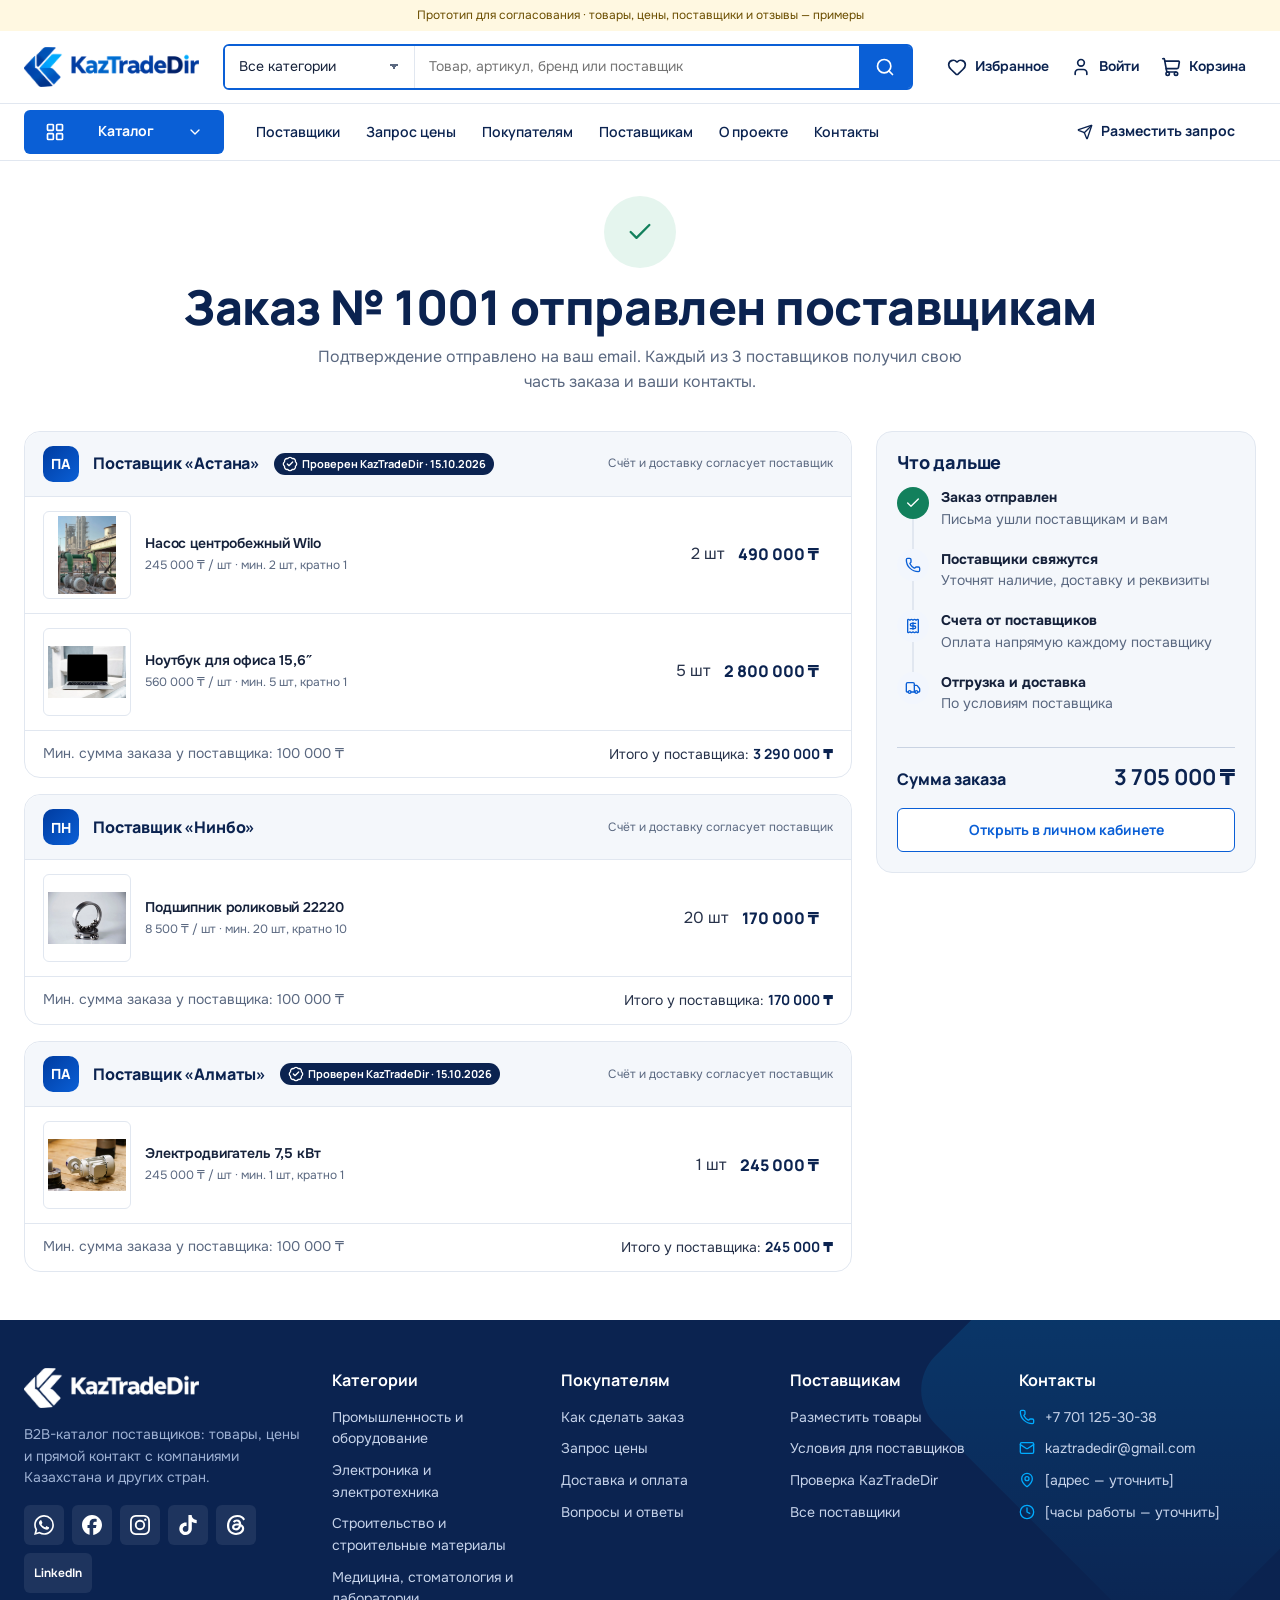
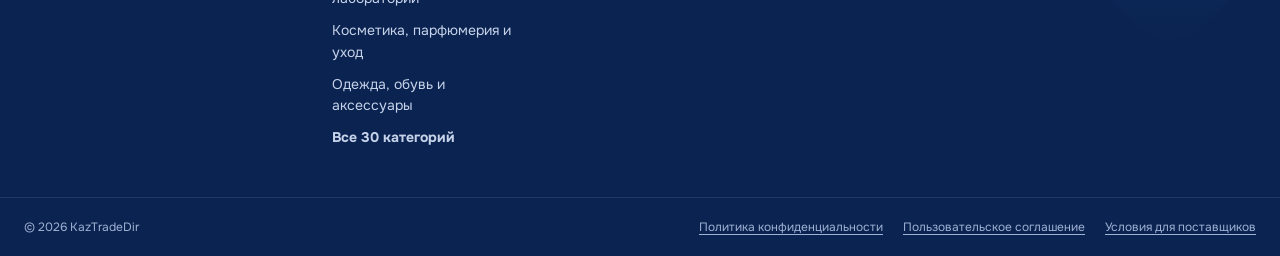
<file: order-received.html>
<!doctype html>
<html lang="ru">
<head>
	<meta charset="utf-8">
	<meta name="viewport" content="width=device-width, initial-scale=1">
	<title>Заказ отправлен — KazTradeDir</title>
	<meta name="description" content="Заказ отправлен поставщикам.">
	<meta name="robots" content="noindex, nofollow">
	<link rel="icon" href="assets/img/favicon-32.png" sizes="32x32">
	<link rel="apple-touch-icon" href="assets/img/apple-touch-icon.png">
	<link rel="preconnect" href="https://fonts.googleapis.com">
	<link rel="preconnect" href="https://fonts.gstatic.com" crossorigin>
	<link rel="stylesheet" href="https://fonts.googleapis.com/css2?family=Manrope:wght@600;700;800&family=Onest:wght@400;500;600;700&display=swap">
	<link rel="stylesheet" href="assets/css/tokens.css?v=0.5.3">
	<link rel="stylesheet" href="assets/css/base.css?v=0.5.3">
	<link rel="stylesheet" href="assets/css/components.css?v=0.5.3">
	<link rel="stylesheet" href="assets/css/layout.css?v=0.5.3">
	<link rel="stylesheet" href="assets/css/pages.css?v=0.5.3">
	<link rel="stylesheet" href="assets/css/suppliers.css?v=0.5.3">
	<link rel="stylesheet" href="assets/css/commerce.css?v=0.5.3">
	<link rel="stylesheet" href="assets/css/content.css?v=0.5.3">
	<script>window.gtranslateSettings = {"default_language":"ru","languages":["ru","kk","en","zh-CN"],"native_language_names":true,"wrapper_selector":".ktd-gt","select_language_label":"Язык"};</script>
	<script src="https://cdn.gtranslate.net/widgets/latest/dropdown.js" defer></script>
	<script type="module" src="assets/js/main.js?v=0.5.3"></script>
</head>
<body>
<div class="proto-bar">Прототип для согласования · товары, цены, поставщики и отзывы — примеры</div>
<a class="skip-link" href="#main">Перейти к содержимому</a>
<header class="site-header">
	<div class="container header-main">
		<button class="icon-btn header-burger" type="button" data-drawer-open="mobile-nav" aria-controls="mobile-nav" aria-expanded="false" aria-label="Открыть меню"><svg class="icon" aria-hidden="true"><use href="assets/icons.svg#i-menu"></use></svg></button>
		<a class="site-logo" href="index.html" aria-label="KazTradeDir — на главную"><img src="assets/img/logo.png" alt="KazTradeDir" width="175" height="40"></a>
		<form class="header-search" role="search" action="search.html">
			<label class="visually-hidden" for="search-cat">Категория поиска</label>
			<select class="select header-search__cat" id="search-cat" name="product_cat"><option value="">Все категории</option><option value="promyshlennost-i-oborudovanie">Промышленность и оборудование</option><option value="elektronika-i-elektrotehnika">Электроника и электротехника</option><option value="stroitelstvo-i-stroymaterialy">Строительство и строительные материалы</option><option value="meditsina-i-laboratorii">Медицина, стоматология и лаборатории</option><option value="kosmetika-i-parfyumeriya">Косметика, парфюмерия и уход</option><option value="odezhda-obuv-aksessuary">Одежда, обувь и аксессуары</option><option value="produkty-pitaniya-i-napitki">Продукты питания и напитки</option><option value="selskoe-hozyaystvo">Сельское хозяйство и животноводство</option><option value="himicheskaya-produktsiya">Химическая продукция и сырьё</option><option value="metally-i-mineraly">Металлы, минералы и сырьевые материалы</option><option value="mebel-i-tovary-dlya-doma">Мебель, интерьер и товары для дома</option><option value="avto-transport-zapchasti">Автомобили, транспорт и запчасти</option><option value="energetika">Энергетика и электрогенерация</option><option value="skladskoe-i-torgovoe-oborudovanie">Складское и торговое оборудование</option><option value="tekstil-i-tkani">Текстиль, ткани и материалы для производства</option><option value="nauka-i-izmereniya">Наука, измерения и контроль качества</option><option value="sport-otdyh-turizm">Спорт, отдых и туризм</option><option value="detskie-tovary">Детские товары, игрушки и образование</option><option value="oborudovanie-dlya-biznesa">Оборудование для бизнеса и сферы услуг</option><option value="bezopasnost-i-svyaz">Безопасность и связь</option><option value="vodosnabzhenie-otoplenie-ventilyatsiya">Водоснабжение, отопление и вентиляция</option><option value="bumaga-poligrafiya-ofis">Бумага, полиграфия и офисные товары</option><option value="tovary-dlya-zhivotnyh">Товары для животных</option><option value="ekologiya-i-pererabotka">Экология, переработка и очистка</option><option value="bytovaya-tehnika">Бытовая техника и товары повседневного спроса</option><option value="zapchasti-i-komplektuyushchie">Запасные части и комплектующие</option><option value="syre-i-polufabrikaty">Сырьё и полуфабрикаты для производства</option><option value="yuvelirnye-izdeliya">Ювелирные изделия и предметы роскоши</option><option value="muzyka-zvuk-razvlecheniya">Музыка, звук и развлечения</option><option value="robototehnika-i-avtomatizatsiya">Робототехника, автоматизация и новые технологии</option></select>
			<label class="visually-hidden" for="search-q">Поиск</label>
			<input class="header-search__input" id="search-q" type="search" name="s" placeholder="Товар, артикул, бренд или поставщик" autocomplete="off">
			<button class="header-search__btn" type="submit" aria-label="Найти"><svg class="icon" aria-hidden="true"><use href="assets/icons.svg#i-search"></use></svg></button>
		</form>
		<nav class="header-actions" aria-label="Личное">
			<a class="header-action header-action--fav" href="favorites.html"><svg class="icon" aria-hidden="true"><use href="assets/icons.svg#i-heart"></use></svg><span class="header-action__label">Избранное</span><span class="counter" data-fav-count></span></a>
			<a class="header-action header-action--account" href="login.html"><svg class="icon" aria-hidden="true"><use href="assets/icons.svg#i-user"></use></svg><span class="header-action__label">Войти</span></a>
			<a class="header-action" href="cart.html"><svg class="icon" aria-hidden="true"><use href="assets/icons.svg#i-shopping-cart"></use></svg><span class="header-action__label">Корзина</span><span class="counter" data-cart-count></span></a>
		</nav>
	</div>
	<div class="header-nav">
		<div class="container header-nav__inner">
			<button class="btn catalog-toggle" type="button" aria-expanded="false" aria-controls="mega-menu"><svg class="icon" aria-hidden="true"><use href="assets/icons.svg#i-layout-grid"></use></svg><span>Каталог</span><svg class="icon icon--sm catalog-toggle__chevron" aria-hidden="true"><use href="assets/icons.svg#i-chevron-down"></use></svg></button>
			<nav class="main-menu" aria-label="Основное меню"><a href="suppliers.html">Поставщики</a><a href="rfq.html">Запрос цены</a><a href="faq.html">Покупателям</a><a href="become-supplier.html">Поставщикам</a><a href="#">О проекте</a><a href="#">Контакты</a></nav>
			<div class="lang-switch"><div class="ktd-gt"></div></div>
			<button class="btn btn--ghost header-nav__rfq" type="button" data-rfq-open=""><svg class="icon icon--sm" aria-hidden="true"><use href="assets/icons.svg#i-send"></use></svg>Разместить запрос</button>
		</div>
	</div>
	<div class="mega" id="mega-menu" hidden>
		<div class="container mega__inner">
			<nav class="mega__cats" aria-label="Категории каталога"><a class="mega__cat is-active" href="catalog.html" data-panel="mega-promyshlennost-i-oborudovanie"><svg class="icon" aria-hidden="true"><use href="assets/icons.svg#i-factory"></use></svg><span>Промышленность и оборудование</span><svg class="icon icon--sm" aria-hidden="true"><use href="assets/icons.svg#i-chevron-right"></use></svg></a><a class="mega__cat" href="catalog.html" data-panel="mega-elektronika-i-elektrotehnika"><svg class="icon" aria-hidden="true"><use href="assets/icons.svg#i-cpu"></use></svg><span>Электроника и электротехника</span><svg class="icon icon--sm" aria-hidden="true"><use href="assets/icons.svg#i-chevron-right"></use></svg></a><a class="mega__cat" href="catalog.html" data-panel="mega-stroitelstvo-i-stroymaterialy"><svg class="icon" aria-hidden="true"><use href="assets/icons.svg#i-hard-hat"></use></svg><span>Строительство и строительные материалы</span><svg class="icon icon--sm" aria-hidden="true"><use href="assets/icons.svg#i-chevron-right"></use></svg></a><a class="mega__cat" href="catalog.html" data-panel="mega-meditsina-i-laboratorii"><svg class="icon" aria-hidden="true"><use href="assets/icons.svg#i-stethoscope"></use></svg><span>Медицина, стоматология и лаборатории</span><svg class="icon icon--sm" aria-hidden="true"><use href="assets/icons.svg#i-chevron-right"></use></svg></a><a class="mega__cat" href="catalog.html" data-panel="mega-kosmetika-i-parfyumeriya"><svg class="icon" aria-hidden="true"><use href="assets/icons.svg#i-sparkles"></use></svg><span>Косметика, парфюмерия и уход</span><svg class="icon icon--sm" aria-hidden="true"><use href="assets/icons.svg#i-chevron-right"></use></svg></a><a class="mega__cat" href="catalog.html" data-panel="mega-odezhda-obuv-aksessuary"><svg class="icon" aria-hidden="true"><use href="assets/icons.svg#i-shirt"></use></svg><span>Одежда, обувь и аксессуары</span><svg class="icon icon--sm" aria-hidden="true"><use href="assets/icons.svg#i-chevron-right"></use></svg></a><a class="mega__cat" href="catalog.html" data-panel="mega-produkty-pitaniya-i-napitki"><svg class="icon" aria-hidden="true"><use href="assets/icons.svg#i-apple"></use></svg><span>Продукты питания и напитки</span><svg class="icon icon--sm" aria-hidden="true"><use href="assets/icons.svg#i-chevron-right"></use></svg></a><a class="mega__cat" href="catalog.html" data-panel="mega-selskoe-hozyaystvo"><svg class="icon" aria-hidden="true"><use href="assets/icons.svg#i-tractor"></use></svg><span>Сельское хозяйство и животноводство</span><svg class="icon icon--sm" aria-hidden="true"><use href="assets/icons.svg#i-chevron-right"></use></svg></a><a class="mega__cat" href="catalog.html" data-panel="mega-himicheskaya-produktsiya"><svg class="icon" aria-hidden="true"><use href="assets/icons.svg#i-flask-conical"></use></svg><span>Химическая продукция и сырьё</span><svg class="icon icon--sm" aria-hidden="true"><use href="assets/icons.svg#i-chevron-right"></use></svg></a><a class="mega__cat" href="catalog.html" data-panel="mega-metally-i-mineraly"><svg class="icon" aria-hidden="true"><use href="assets/icons.svg#i-pickaxe"></use></svg><span>Металлы, минералы и сырьевые материалы</span><svg class="icon icon--sm" aria-hidden="true"><use href="assets/icons.svg#i-chevron-right"></use></svg></a><a class="mega__cat" href="catalog.html" data-panel="mega-mebel-i-tovary-dlya-doma"><svg class="icon" aria-hidden="true"><use href="assets/icons.svg#i-sofa"></use></svg><span>Мебель, интерьер и товары для дома</span><svg class="icon icon--sm" aria-hidden="true"><use href="assets/icons.svg#i-chevron-right"></use></svg></a><a class="mega__cat" href="catalog.html" data-panel="mega-avto-transport-zapchasti"><svg class="icon" aria-hidden="true"><use href="assets/icons.svg#i-car"></use></svg><span>Автомобили, транспорт и запчасти</span><svg class="icon icon--sm" aria-hidden="true"><use href="assets/icons.svg#i-chevron-right"></use></svg></a><a class="mega__cat" href="catalog.html" data-panel="mega-energetika"><svg class="icon" aria-hidden="true"><use href="assets/icons.svg#i-zap"></use></svg><span>Энергетика и электрогенерация</span><svg class="icon icon--sm" aria-hidden="true"><use href="assets/icons.svg#i-chevron-right"></use></svg></a><a class="mega__cat" href="catalog.html" data-panel="mega-skladskoe-i-torgovoe-oborudovanie"><svg class="icon" aria-hidden="true"><use href="assets/icons.svg#i-warehouse"></use></svg><span>Складское и торговое оборудование</span><svg class="icon icon--sm" aria-hidden="true"><use href="assets/icons.svg#i-chevron-right"></use></svg></a><a class="mega__cat" href="catalog.html" data-panel="mega-tekstil-i-tkani"><svg class="icon" aria-hidden="true"><use href="assets/icons.svg#i-scissors"></use></svg><span>Текстиль, ткани и материалы для производства</span><svg class="icon icon--sm" aria-hidden="true"><use href="assets/icons.svg#i-chevron-right"></use></svg></a><a class="mega__cat" href="catalog.html" data-panel="mega-nauka-i-izmereniya"><svg class="icon" aria-hidden="true"><use href="assets/icons.svg#i-microscope"></use></svg><span>Наука, измерения и контроль качества</span><svg class="icon icon--sm" aria-hidden="true"><use href="assets/icons.svg#i-chevron-right"></use></svg></a><a class="mega__cat" href="catalog.html" data-panel="mega-sport-otdyh-turizm"><svg class="icon" aria-hidden="true"><use href="assets/icons.svg#i-dumbbell"></use></svg><span>Спорт, отдых и туризм</span><svg class="icon icon--sm" aria-hidden="true"><use href="assets/icons.svg#i-chevron-right"></use></svg></a><a class="mega__cat" href="catalog.html" data-panel="mega-detskie-tovary"><svg class="icon" aria-hidden="true"><use href="assets/icons.svg#i-baby"></use></svg><span>Детские товары, игрушки и образование</span><svg class="icon icon--sm" aria-hidden="true"><use href="assets/icons.svg#i-chevron-right"></use></svg></a><a class="mega__cat" href="catalog.html" data-panel="mega-oborudovanie-dlya-biznesa"><svg class="icon" aria-hidden="true"><use href="assets/icons.svg#i-briefcase-business"></use></svg><span>Оборудование для бизнеса и сферы услуг</span><svg class="icon icon--sm" aria-hidden="true"><use href="assets/icons.svg#i-chevron-right"></use></svg></a><a class="mega__cat" href="catalog.html" data-panel="mega-bezopasnost-i-svyaz"><svg class="icon" aria-hidden="true"><use href="assets/icons.svg#i-shield"></use></svg><span>Безопасность и связь</span><svg class="icon icon--sm" aria-hidden="true"><use href="assets/icons.svg#i-chevron-right"></use></svg></a><a class="mega__cat" href="catalog.html" data-panel="mega-vodosnabzhenie-otoplenie-ventilyatsiya"><svg class="icon" aria-hidden="true"><use href="assets/icons.svg#i-droplets"></use></svg><span>Водоснабжение, отопление и вентиляция</span><svg class="icon icon--sm" aria-hidden="true"><use href="assets/icons.svg#i-chevron-right"></use></svg></a><a class="mega__cat" href="catalog.html" data-panel="mega-bumaga-poligrafiya-ofis"><svg class="icon" aria-hidden="true"><use href="assets/icons.svg#i-printer"></use></svg><span>Бумага, полиграфия и офисные товары</span><svg class="icon icon--sm" aria-hidden="true"><use href="assets/icons.svg#i-chevron-right"></use></svg></a><a class="mega__cat" href="catalog.html" data-panel="mega-tovary-dlya-zhivotnyh"><svg class="icon" aria-hidden="true"><use href="assets/icons.svg#i-paw-print"></use></svg><span>Товары для животных</span><svg class="icon icon--sm" aria-hidden="true"><use href="assets/icons.svg#i-chevron-right"></use></svg></a><a class="mega__cat" href="catalog.html" data-panel="mega-ekologiya-i-pererabotka"><svg class="icon" aria-hidden="true"><use href="assets/icons.svg#i-recycle"></use></svg><span>Экология, переработка и очистка</span><svg class="icon icon--sm" aria-hidden="true"><use href="assets/icons.svg#i-chevron-right"></use></svg></a><a class="mega__cat" href="catalog.html" data-panel="mega-bytovaya-tehnika"><svg class="icon" aria-hidden="true"><use href="assets/icons.svg#i-washing-machine"></use></svg><span>Бытовая техника и товары повседневного спроса</span><svg class="icon icon--sm" aria-hidden="true"><use href="assets/icons.svg#i-chevron-right"></use></svg></a><a class="mega__cat" href="catalog.html" data-panel="mega-zapchasti-i-komplektuyushchie"><svg class="icon" aria-hidden="true"><use href="assets/icons.svg#i-cog"></use></svg><span>Запасные части и комплектующие</span><svg class="icon icon--sm" aria-hidden="true"><use href="assets/icons.svg#i-chevron-right"></use></svg></a><a class="mega__cat" href="catalog.html" data-panel="mega-syre-i-polufabrikaty"><svg class="icon" aria-hidden="true"><use href="assets/icons.svg#i-boxes"></use></svg><span>Сырьё и полуфабрикаты для производства</span><svg class="icon icon--sm" aria-hidden="true"><use href="assets/icons.svg#i-chevron-right"></use></svg></a><a class="mega__cat" href="catalog.html" data-panel="mega-yuvelirnye-izdeliya"><svg class="icon" aria-hidden="true"><use href="assets/icons.svg#i-gem"></use></svg><span>Ювелирные изделия и предметы роскоши</span><svg class="icon icon--sm" aria-hidden="true"><use href="assets/icons.svg#i-chevron-right"></use></svg></a><a class="mega__cat" href="catalog.html" data-panel="mega-muzyka-zvuk-razvlecheniya"><svg class="icon" aria-hidden="true"><use href="assets/icons.svg#i-music"></use></svg><span>Музыка, звук и развлечения</span><svg class="icon icon--sm" aria-hidden="true"><use href="assets/icons.svg#i-chevron-right"></use></svg></a><a class="mega__cat" href="catalog.html" data-panel="mega-robototehnika-i-avtomatizatsiya"><svg class="icon" aria-hidden="true"><use href="assets/icons.svg#i-bot"></use></svg><span>Робототехника, автоматизация и новые технологии</span><svg class="icon icon--sm" aria-hidden="true"><use href="assets/icons.svg#i-chevron-right"></use></svg></a></nav>
			<div><div class="mega__panel" id="mega-promyshlennost-i-oborudovanie"><h3><svg class="icon icon--lg" aria-hidden="true"><use href="assets/icons.svg#i-factory"></use></svg>Промышленность и оборудование</h3><div class="mega__subs"><a href="catalog.html">Станки и производственные линии</a><a href="catalog.html">Насосы и компрессоры</a><a href="catalog.html">Генераторы и сварочное оборудование</a><a href="catalog.html">Подъёмное оборудование</a><a href="catalog.html">Пищевое и упаковочное оборудование</a><a href="catalog.html">Инструмент</a></div><a class="mega__all" href="catalog.html">Все товары категории <svg class="icon icon--sm" aria-hidden="true"><use href="assets/icons.svg#i-arrow-right"></use></svg></a></div><div class="mega__panel" id="mega-elektronika-i-elektrotehnika" hidden><h3><svg class="icon icon--lg" aria-hidden="true"><use href="assets/icons.svg#i-cpu"></use></svg>Электроника и электротехника</h3><div class="mega__subs"><a href="catalog.html">Кабель и провод</a><a href="catalog.html">Электрощитовое оборудование</a><a href="catalog.html">Освещение</a><a href="catalog.html">Электроустановочные изделия</a><a href="catalog.html">Компьютеры и оргтехника</a><a href="catalog.html">Электронные компоненты</a></div><a class="mega__all" href="catalog.html">Все товары категории <svg class="icon icon--sm" aria-hidden="true"><use href="assets/icons.svg#i-arrow-right"></use></svg></a></div><div class="mega__panel" id="mega-stroitelstvo-i-stroymaterialy" hidden><h3><svg class="icon icon--lg" aria-hidden="true"><use href="assets/icons.svg#i-hard-hat"></use></svg>Строительство и строительные материалы</h3><div class="mega__subs"><a href="catalog.html">Цемент и сухие смеси</a><a href="catalog.html">Кирпич и блоки</a><a href="catalog.html">Металлопрокат для стройки</a><a href="catalog.html">Кровля и фасад</a><a href="catalog.html">Изоляция</a><a href="catalog.html">Отделочные материалы</a><a href="catalog.html">Строительная техника</a></div><a class="mega__all" href="catalog.html">Все товары категории <svg class="icon icon--sm" aria-hidden="true"><use href="assets/icons.svg#i-arrow-right"></use></svg></a></div><div class="mega__panel" id="mega-meditsina-i-laboratorii" hidden><h3><svg class="icon icon--lg" aria-hidden="true"><use href="assets/icons.svg#i-stethoscope"></use></svg>Медицина, стоматология и лаборатории</h3><div class="mega__subs"><a href="catalog.html">Медицинское оборудование</a><a href="catalog.html">Стоматология</a><a href="catalog.html">Лабораторное оборудование</a><a href="catalog.html">Расходные материалы</a><a href="catalog.html">Средства защиты</a><a href="catalog.html">Мебель для клиник</a></div><a class="mega__all" href="catalog.html">Все товары категории <svg class="icon icon--sm" aria-hidden="true"><use href="assets/icons.svg#i-arrow-right"></use></svg></a></div><div class="mega__panel" id="mega-kosmetika-i-parfyumeriya" hidden><h3><svg class="icon icon--lg" aria-hidden="true"><use href="assets/icons.svg#i-sparkles"></use></svg>Косметика, парфюмерия и уход</h3><div class="mega__subs"><a href="catalog.html">Уход за кожей</a><a href="catalog.html">Уход за волосами</a><a href="catalog.html">Декоративная косметика</a><a href="catalog.html">Парфюмерия</a><a href="catalog.html">Профессиональная косметика</a></div><a class="mega__all" href="catalog.html">Все товары категории <svg class="icon icon--sm" aria-hidden="true"><use href="assets/icons.svg#i-arrow-right"></use></svg></a></div><div class="mega__panel" id="mega-odezhda-obuv-aksessuary" hidden><h3><svg class="icon icon--lg" aria-hidden="true"><use href="assets/icons.svg#i-shirt"></use></svg>Одежда, обувь и аксессуары</h3><div class="mega__subs"><a href="catalog.html">Спецодежда и СИЗ</a><a href="catalog.html">Мужская одежда</a><a href="catalog.html">Женская одежда</a><a href="catalog.html">Детская одежда</a><a href="catalog.html">Обувь</a><a href="catalog.html">Аксессуары</a></div><a class="mega__all" href="catalog.html">Все товары категории <svg class="icon icon--sm" aria-hidden="true"><use href="assets/icons.svg#i-arrow-right"></use></svg></a></div><div class="mega__panel" id="mega-produkty-pitaniya-i-napitki" hidden><h3><svg class="icon icon--lg" aria-hidden="true"><use href="assets/icons.svg#i-apple"></use></svg>Продукты питания и напитки</h3><div class="mega__subs"><a href="catalog.html">Мясо и птица</a><a href="catalog.html">Молочная продукция</a><a href="catalog.html">Бакалея и крупы</a><a href="catalog.html">Кондитерские изделия</a><a href="catalog.html">Напитки</a><a href="catalog.html">Фрукты и овощи</a></div><a class="mega__all" href="catalog.html">Все товары категории <svg class="icon icon--sm" aria-hidden="true"><use href="assets/icons.svg#i-arrow-right"></use></svg></a></div><div class="mega__panel" id="mega-selskoe-hozyaystvo" hidden><h3><svg class="icon icon--lg" aria-hidden="true"><use href="assets/icons.svg#i-tractor"></use></svg>Сельское хозяйство и животноводство</h3><div class="mega__subs"><a href="catalog.html">Сельхозтехника</a><a href="catalog.html">Семена и саженцы</a><a href="catalog.html">Удобрения и СЗР</a><a href="catalog.html">Корма и добавки</a><a href="catalog.html">Оборудование для ферм</a><a href="catalog.html">Поливные системы</a></div><a class="mega__all" href="catalog.html">Все товары категории <svg class="icon icon--sm" aria-hidden="true"><use href="assets/icons.svg#i-arrow-right"></use></svg></a></div><div class="mega__panel" id="mega-himicheskaya-produktsiya" hidden><h3><svg class="icon icon--lg" aria-hidden="true"><use href="assets/icons.svg#i-flask-conical"></use></svg>Химическая продукция и сырьё</h3><div class="mega__subs"><a href="catalog.html">Промышленная химия</a><a href="catalog.html">Лакокрасочные материалы</a><a href="catalog.html">Бытовая химия</a><a href="catalog.html">Полимеры и пластмассы</a><a href="catalog.html">Реактивы</a></div><a class="mega__all" href="catalog.html">Все товары категории <svg class="icon icon--sm" aria-hidden="true"><use href="assets/icons.svg#i-arrow-right"></use></svg></a></div><div class="mega__panel" id="mega-metally-i-mineraly" hidden><h3><svg class="icon icon--lg" aria-hidden="true"><use href="assets/icons.svg#i-pickaxe"></use></svg>Металлы, минералы и сырьевые материалы</h3><div class="mega__subs"><a href="catalog.html">Чёрный металлопрокат</a><a href="catalog.html">Цветные металлы</a><a href="catalog.html">Трубы</a><a href="catalog.html">Метизы</a><a href="catalog.html">Нерудные материалы</a><a href="catalog.html">Руды и концентраты</a></div><a class="mega__all" href="catalog.html">Все товары категории <svg class="icon icon--sm" aria-hidden="true"><use href="assets/icons.svg#i-arrow-right"></use></svg></a></div><div class="mega__panel" id="mega-mebel-i-tovary-dlya-doma" hidden><h3><svg class="icon icon--lg" aria-hidden="true"><use href="assets/icons.svg#i-sofa"></use></svg>Мебель, интерьер и товары для дома</h3><div class="mega__subs"><a href="catalog.html">Офисная мебель</a><a href="catalog.html">Мебель для дома</a><a href="catalog.html">Мебель для HoReCa</a><a href="catalog.html">Текстиль для дома</a><a href="catalog.html">Посуда</a><a href="catalog.html">Декор</a></div><a class="mega__all" href="catalog.html">Все товары категории <svg class="icon icon--sm" aria-hidden="true"><use href="assets/icons.svg#i-arrow-right"></use></svg></a></div><div class="mega__panel" id="mega-avto-transport-zapchasti" hidden><h3><svg class="icon icon--lg" aria-hidden="true"><use href="assets/icons.svg#i-car"></use></svg>Автомобили, транспорт и запчасти</h3><div class="mega__subs"><a href="catalog.html">Легковые автомобили</a><a href="catalog.html">Грузовой транспорт</a><a href="catalog.html">Спецтехника</a><a href="catalog.html">Шины и диски</a><a href="catalog.html">Масла и автохимия</a><a href="catalog.html">Автоаксессуары</a></div><a class="mega__all" href="catalog.html">Все товары категории <svg class="icon icon--sm" aria-hidden="true"><use href="assets/icons.svg#i-arrow-right"></use></svg></a></div><div class="mega__panel" id="mega-energetika" hidden><h3><svg class="icon icon--lg" aria-hidden="true"><use href="assets/icons.svg#i-zap"></use></svg>Энергетика и электрогенерация</h3><div class="mega__subs"><a href="catalog.html">Генераторы и электростанции</a><a href="catalog.html">Солнечная энергетика</a><a href="catalog.html">ИБП и стабилизаторы</a><a href="catalog.html">Трансформаторы</a><a href="catalog.html">Аккумуляторы</a></div><a class="mega__all" href="catalog.html">Все товары категории <svg class="icon icon--sm" aria-hidden="true"><use href="assets/icons.svg#i-arrow-right"></use></svg></a></div><div class="mega__panel" id="mega-skladskoe-i-torgovoe-oborudovanie" hidden><h3><svg class="icon icon--lg" aria-hidden="true"><use href="assets/icons.svg#i-warehouse"></use></svg>Складское и торговое оборудование</h3><div class="mega__subs"><a href="catalog.html">Стеллажи</a><a href="catalog.html">Складская техника</a><a href="catalog.html">Торговое оборудование</a><a href="catalog.html">Холодильное оборудование</a><a href="catalog.html">Весы</a><a href="catalog.html">Упаковка</a></div><a class="mega__all" href="catalog.html">Все товары категории <svg class="icon icon--sm" aria-hidden="true"><use href="assets/icons.svg#i-arrow-right"></use></svg></a></div><div class="mega__panel" id="mega-tekstil-i-tkani" hidden><h3><svg class="icon icon--lg" aria-hidden="true"><use href="assets/icons.svg#i-scissors"></use></svg>Текстиль, ткани и материалы для производства</h3><div class="mega__subs"><a href="catalog.html">Ткани</a><a href="catalog.html">Нитки и фурнитура</a><a href="catalog.html">Нетканые материалы</a><a href="catalog.html">Технический текстиль</a><a href="catalog.html">Кожа и кожзаменители</a></div><a class="mega__all" href="catalog.html">Все товары категории <svg class="icon icon--sm" aria-hidden="true"><use href="assets/icons.svg#i-arrow-right"></use></svg></a></div><div class="mega__panel" id="mega-nauka-i-izmereniya" hidden><h3><svg class="icon icon--lg" aria-hidden="true"><use href="assets/icons.svg#i-microscope"></use></svg>Наука, измерения и контроль качества</h3><div class="mega__subs"><a href="catalog.html">Измерительные приборы</a><a href="catalog.html">Лабораторные анализаторы</a><a href="catalog.html">Неразрушающий контроль</a><a href="catalog.html">Метрология и калибровка</a><a href="catalog.html">Геодезическое оборудование</a></div><a class="mega__all" href="catalog.html">Все товары категории <svg class="icon icon--sm" aria-hidden="true"><use href="assets/icons.svg#i-arrow-right"></use></svg></a></div><div class="mega__panel" id="mega-sport-otdyh-turizm" hidden><h3><svg class="icon icon--lg" aria-hidden="true"><use href="assets/icons.svg#i-dumbbell"></use></svg>Спорт, отдых и туризм</h3><div class="mega__subs"><a href="catalog.html">Тренажёры</a><a href="catalog.html">Спортивный инвентарь</a><a href="catalog.html">Туризм и кемпинг</a><a href="catalog.html">Оборудование для площадок</a></div><a class="mega__all" href="catalog.html">Все товары категории <svg class="icon icon--sm" aria-hidden="true"><use href="assets/icons.svg#i-arrow-right"></use></svg></a></div><div class="mega__panel" id="mega-detskie-tovary" hidden><h3><svg class="icon icon--lg" aria-hidden="true"><use href="assets/icons.svg#i-baby"></use></svg>Детские товары, игрушки и образование</h3><div class="mega__subs"><a href="catalog.html">Игрушки</a><a href="catalog.html">Детская мебель</a><a href="catalog.html">Учебное оборудование</a><a href="catalog.html">Канцтовары для школы</a></div><a class="mega__all" href="catalog.html">Все товары категории <svg class="icon icon--sm" aria-hidden="true"><use href="assets/icons.svg#i-arrow-right"></use></svg></a></div><div class="mega__panel" id="mega-oborudovanie-dlya-biznesa" hidden><h3><svg class="icon icon--lg" aria-hidden="true"><use href="assets/icons.svg#i-briefcase-business"></use></svg>Оборудование для бизнеса и сферы услуг</h3><div class="mega__subs"><a href="catalog.html">Оборудование для HoReCa</a><a href="catalog.html">Клининг</a><a href="catalog.html">Прачечное оборудование</a><a href="catalog.html">Салоны красоты</a><a href="catalog.html">Кассы и POS</a></div><a class="mega__all" href="catalog.html">Все товары категории <svg class="icon icon--sm" aria-hidden="true"><use href="assets/icons.svg#i-arrow-right"></use></svg></a></div><div class="mega__panel" id="mega-bezopasnost-i-svyaz" hidden><h3><svg class="icon icon--lg" aria-hidden="true"><use href="assets/icons.svg#i-shield"></use></svg>Безопасность и связь</h3><div class="mega__subs"><a href="catalog.html">Видеонаблюдение</a><a href="catalog.html">Охранная и пожарная сигнализация</a><a href="catalog.html">Контроль доступа</a><a href="catalog.html">Сетевое и телеком-оборудование</a><a href="catalog.html">Пожаротушение</a></div><a class="mega__all" href="catalog.html">Все товары категории <svg class="icon icon--sm" aria-hidden="true"><use href="assets/icons.svg#i-arrow-right"></use></svg></a></div><div class="mega__panel" id="mega-vodosnabzhenie-otoplenie-ventilyatsiya" hidden><h3><svg class="icon icon--lg" aria-hidden="true"><use href="assets/icons.svg#i-droplets"></use></svg>Водоснабжение, отопление и вентиляция</h3><div class="mega__subs"><a href="catalog.html">Котлы и отопление</a><a href="catalog.html">Насосы для воды</a><a href="catalog.html">Трубы и фитинги</a><a href="catalog.html">Вентиляция и кондиционирование</a><a href="catalog.html">Водоочистка</a><a href="catalog.html">Сантехника</a></div><a class="mega__all" href="catalog.html">Все товары категории <svg class="icon icon--sm" aria-hidden="true"><use href="assets/icons.svg#i-arrow-right"></use></svg></a></div><div class="mega__panel" id="mega-bumaga-poligrafiya-ofis" hidden><h3><svg class="icon icon--lg" aria-hidden="true"><use href="assets/icons.svg#i-printer"></use></svg>Бумага, полиграфия и офисные товары</h3><div class="mega__subs"><a href="catalog.html">Бумага и картон</a><a href="catalog.html">Полиграфическое оборудование</a><a href="catalog.html">Канцелярия</a><a href="catalog.html">Расходники для печати</a></div><a class="mega__all" href="catalog.html">Все товары категории <svg class="icon icon--sm" aria-hidden="true"><use href="assets/icons.svg#i-arrow-right"></use></svg></a></div><div class="mega__panel" id="mega-tovary-dlya-zhivotnyh" hidden><h3><svg class="icon icon--lg" aria-hidden="true"><use href="assets/icons.svg#i-paw-print"></use></svg>Товары для животных</h3><div class="mega__subs"><a href="catalog.html">Корма</a><a href="catalog.html">Ветеринарные препараты</a><a href="catalog.html">Аксессуары и амуниция</a><a href="catalog.html">Зоогигиена</a></div><a class="mega__all" href="catalog.html">Все товары категории <svg class="icon icon--sm" aria-hidden="true"><use href="assets/icons.svg#i-arrow-right"></use></svg></a></div><div class="mega__panel" id="mega-ekologiya-i-pererabotka" hidden><h3><svg class="icon icon--lg" aria-hidden="true"><use href="assets/icons.svg#i-recycle"></use></svg>Экология, переработка и очистка</h3><div class="mega__subs"><a href="catalog.html">Оборудование для переработки</a><a href="catalog.html">Очистные сооружения</a><a href="catalog.html">Контейнеры для отходов</a><a href="catalog.html">Вторсырьё</a></div><a class="mega__all" href="catalog.html">Все товары категории <svg class="icon icon--sm" aria-hidden="true"><use href="assets/icons.svg#i-arrow-right"></use></svg></a></div><div class="mega__panel" id="mega-bytovaya-tehnika" hidden><h3><svg class="icon icon--lg" aria-hidden="true"><use href="assets/icons.svg#i-washing-machine"></use></svg>Бытовая техника и товары повседневного спроса</h3><div class="mega__subs"><a href="catalog.html">Крупная бытовая техника</a><a href="catalog.html">Мелкая бытовая техника</a><a href="catalog.html">Климатическая техника</a><a href="catalog.html">Хозтовары</a></div><a class="mega__all" href="catalog.html">Все товары категории <svg class="icon icon--sm" aria-hidden="true"><use href="assets/icons.svg#i-arrow-right"></use></svg></a></div><div class="mega__panel" id="mega-zapchasti-i-komplektuyushchie" hidden><h3><svg class="icon icon--lg" aria-hidden="true"><use href="assets/icons.svg#i-cog"></use></svg>Запасные части и комплектующие</h3><div class="mega__subs"><a href="catalog.html">Подшипники</a><a href="catalog.html">Приводы и редукторы</a><a href="catalog.html">Гидравлика и пневматика</a><a href="catalog.html">Уплотнения и РТИ</a><a href="catalog.html">Электродвигатели</a><a href="catalog.html">Запчасти к спецтехнике</a></div><a class="mega__all" href="catalog.html">Все товары категории <svg class="icon icon--sm" aria-hidden="true"><use href="assets/icons.svg#i-arrow-right"></use></svg></a></div><div class="mega__panel" id="mega-syre-i-polufabrikaty" hidden><h3><svg class="icon icon--lg" aria-hidden="true"><use href="assets/icons.svg#i-boxes"></use></svg>Сырьё и полуфабрикаты для производства</h3><div class="mega__subs"><a href="catalog.html">Пищевое сырьё</a><a href="catalog.html">Полимерное сырьё</a><a href="catalog.html">Древесина и пиломатериалы</a><a href="catalog.html">Бумажное сырьё</a><a href="catalog.html">Металлические заготовки</a></div><a class="mega__all" href="catalog.html">Все товары категории <svg class="icon icon--sm" aria-hidden="true"><use href="assets/icons.svg#i-arrow-right"></use></svg></a></div><div class="mega__panel" id="mega-yuvelirnye-izdeliya" hidden><h3><svg class="icon icon--lg" aria-hidden="true"><use href="assets/icons.svg#i-gem"></use></svg>Ювелирные изделия и предметы роскоши</h3><div class="mega__subs"><a href="catalog.html">Украшения</a><a href="catalog.html">Часы</a><a href="catalog.html">Сувениры и подарки</a><a href="catalog.html">Аксессуары премиум</a></div><a class="mega__all" href="catalog.html">Все товары категории <svg class="icon icon--sm" aria-hidden="true"><use href="assets/icons.svg#i-arrow-right"></use></svg></a></div><div class="mega__panel" id="mega-muzyka-zvuk-razvlecheniya" hidden><h3><svg class="icon icon--lg" aria-hidden="true"><use href="assets/icons.svg#i-music"></use></svg>Музыка, звук и развлечения</h3><div class="mega__subs"><a href="catalog.html">Звуковое оборудование</a><a href="catalog.html">Музыкальные инструменты</a><a href="catalog.html">Световое оборудование</a><a href="catalog.html">Аттракционы</a></div><a class="mega__all" href="catalog.html">Все товары категории <svg class="icon icon--sm" aria-hidden="true"><use href="assets/icons.svg#i-arrow-right"></use></svg></a></div><div class="mega__panel" id="mega-robototehnika-i-avtomatizatsiya" hidden><h3><svg class="icon icon--lg" aria-hidden="true"><use href="assets/icons.svg#i-bot"></use></svg>Робототехника, автоматизация и новые технологии</h3><div class="mega__subs"><a href="catalog.html">Промышленные роботы</a><a href="catalog.html">Контроллеры и ПЛК</a><a href="catalog.html">Датчики</a><a href="catalog.html">Дроны</a><a href="catalog.html">IoT и умный дом</a><a href="catalog.html">3D-печать</a></div><a class="mega__all" href="catalog.html">Все товары категории <svg class="icon icon--sm" aria-hidden="true"><use href="assets/icons.svg#i-arrow-right"></use></svg></a></div></div>
		</div>
	</div>
</header>
<aside class="drawer" id="mobile-nav" aria-label="Меню">
	<div class="drawer__head"><img src="assets/img/logo.png" alt="KazTradeDir" width="140" height="32"><button class="icon-btn" type="button" data-drawer-close aria-label="Закрыть меню"><svg class="icon" aria-hidden="true"><use href="assets/icons.svg#i-x"></use></svg></button></div>
	<div class="drawer__body mobile-nav">
		<div class="mobile-nav__lang"><div class="lang-switch"><div class="ktd-gt"></div></div></div>
		<div class="mobile-nav__section"><p class="mobile-nav__title">Каталог</p><details><summary><svg class="icon" aria-hidden="true"><use href="assets/icons.svg#i-factory"></use></svg><span>Промышленность и оборудование</span><svg class="icon icon--sm" aria-hidden="true"><use href="assets/icons.svg#i-chevron-down"></use></svg></summary><ul><li><a href="catalog.html"><b>Все товары категории</b></a></li><li><a href="catalog.html">Станки и производственные линии</a></li><li><a href="catalog.html">Насосы и компрессоры</a></li><li><a href="catalog.html">Генераторы и сварочное оборудование</a></li><li><a href="catalog.html">Подъёмное оборудование</a></li><li><a href="catalog.html">Пищевое и упаковочное оборудование</a></li><li><a href="catalog.html">Инструмент</a></li></ul></details><details><summary><svg class="icon" aria-hidden="true"><use href="assets/icons.svg#i-cpu"></use></svg><span>Электроника и электротехника</span><svg class="icon icon--sm" aria-hidden="true"><use href="assets/icons.svg#i-chevron-down"></use></svg></summary><ul><li><a href="catalog.html"><b>Все товары категории</b></a></li><li><a href="catalog.html">Кабель и провод</a></li><li><a href="catalog.html">Электрощитовое оборудование</a></li><li><a href="catalog.html">Освещение</a></li><li><a href="catalog.html">Электроустановочные изделия</a></li><li><a href="catalog.html">Компьютеры и оргтехника</a></li><li><a href="catalog.html">Электронные компоненты</a></li></ul></details><details><summary><svg class="icon" aria-hidden="true"><use href="assets/icons.svg#i-hard-hat"></use></svg><span>Строительство и строительные материалы</span><svg class="icon icon--sm" aria-hidden="true"><use href="assets/icons.svg#i-chevron-down"></use></svg></summary><ul><li><a href="catalog.html"><b>Все товары категории</b></a></li><li><a href="catalog.html">Цемент и сухие смеси</a></li><li><a href="catalog.html">Кирпич и блоки</a></li><li><a href="catalog.html">Металлопрокат для стройки</a></li><li><a href="catalog.html">Кровля и фасад</a></li><li><a href="catalog.html">Изоляция</a></li><li><a href="catalog.html">Отделочные материалы</a></li><li><a href="catalog.html">Строительная техника</a></li></ul></details><details><summary><svg class="icon" aria-hidden="true"><use href="assets/icons.svg#i-stethoscope"></use></svg><span>Медицина, стоматология и лаборатории</span><svg class="icon icon--sm" aria-hidden="true"><use href="assets/icons.svg#i-chevron-down"></use></svg></summary><ul><li><a href="catalog.html"><b>Все товары категории</b></a></li><li><a href="catalog.html">Медицинское оборудование</a></li><li><a href="catalog.html">Стоматология</a></li><li><a href="catalog.html">Лабораторное оборудование</a></li><li><a href="catalog.html">Расходные материалы</a></li><li><a href="catalog.html">Средства защиты</a></li><li><a href="catalog.html">Мебель для клиник</a></li></ul></details><details><summary><svg class="icon" aria-hidden="true"><use href="assets/icons.svg#i-sparkles"></use></svg><span>Косметика, парфюмерия и уход</span><svg class="icon icon--sm" aria-hidden="true"><use href="assets/icons.svg#i-chevron-down"></use></svg></summary><ul><li><a href="catalog.html"><b>Все товары категории</b></a></li><li><a href="catalog.html">Уход за кожей</a></li><li><a href="catalog.html">Уход за волосами</a></li><li><a href="catalog.html">Декоративная косметика</a></li><li><a href="catalog.html">Парфюмерия</a></li><li><a href="catalog.html">Профессиональная косметика</a></li></ul></details><details><summary><svg class="icon" aria-hidden="true"><use href="assets/icons.svg#i-shirt"></use></svg><span>Одежда, обувь и аксессуары</span><svg class="icon icon--sm" aria-hidden="true"><use href="assets/icons.svg#i-chevron-down"></use></svg></summary><ul><li><a href="catalog.html"><b>Все товары категории</b></a></li><li><a href="catalog.html">Спецодежда и СИЗ</a></li><li><a href="catalog.html">Мужская одежда</a></li><li><a href="catalog.html">Женская одежда</a></li><li><a href="catalog.html">Детская одежда</a></li><li><a href="catalog.html">Обувь</a></li><li><a href="catalog.html">Аксессуары</a></li></ul></details><details><summary><svg class="icon" aria-hidden="true"><use href="assets/icons.svg#i-apple"></use></svg><span>Продукты питания и напитки</span><svg class="icon icon--sm" aria-hidden="true"><use href="assets/icons.svg#i-chevron-down"></use></svg></summary><ul><li><a href="catalog.html"><b>Все товары категории</b></a></li><li><a href="catalog.html">Мясо и птица</a></li><li><a href="catalog.html">Молочная продукция</a></li><li><a href="catalog.html">Бакалея и крупы</a></li><li><a href="catalog.html">Кондитерские изделия</a></li><li><a href="catalog.html">Напитки</a></li><li><a href="catalog.html">Фрукты и овощи</a></li></ul></details><details><summary><svg class="icon" aria-hidden="true"><use href="assets/icons.svg#i-tractor"></use></svg><span>Сельское хозяйство и животноводство</span><svg class="icon icon--sm" aria-hidden="true"><use href="assets/icons.svg#i-chevron-down"></use></svg></summary><ul><li><a href="catalog.html"><b>Все товары категории</b></a></li><li><a href="catalog.html">Сельхозтехника</a></li><li><a href="catalog.html">Семена и саженцы</a></li><li><a href="catalog.html">Удобрения и СЗР</a></li><li><a href="catalog.html">Корма и добавки</a></li><li><a href="catalog.html">Оборудование для ферм</a></li><li><a href="catalog.html">Поливные системы</a></li></ul></details><details><summary><svg class="icon" aria-hidden="true"><use href="assets/icons.svg#i-flask-conical"></use></svg><span>Химическая продукция и сырьё</span><svg class="icon icon--sm" aria-hidden="true"><use href="assets/icons.svg#i-chevron-down"></use></svg></summary><ul><li><a href="catalog.html"><b>Все товары категории</b></a></li><li><a href="catalog.html">Промышленная химия</a></li><li><a href="catalog.html">Лакокрасочные материалы</a></li><li><a href="catalog.html">Бытовая химия</a></li><li><a href="catalog.html">Полимеры и пластмассы</a></li><li><a href="catalog.html">Реактивы</a></li></ul></details><details><summary><svg class="icon" aria-hidden="true"><use href="assets/icons.svg#i-pickaxe"></use></svg><span>Металлы, минералы и сырьевые материалы</span><svg class="icon icon--sm" aria-hidden="true"><use href="assets/icons.svg#i-chevron-down"></use></svg></summary><ul><li><a href="catalog.html"><b>Все товары категории</b></a></li><li><a href="catalog.html">Чёрный металлопрокат</a></li><li><a href="catalog.html">Цветные металлы</a></li><li><a href="catalog.html">Трубы</a></li><li><a href="catalog.html">Метизы</a></li><li><a href="catalog.html">Нерудные материалы</a></li><li><a href="catalog.html">Руды и концентраты</a></li></ul></details><details><summary><svg class="icon" aria-hidden="true"><use href="assets/icons.svg#i-sofa"></use></svg><span>Мебель, интерьер и товары для дома</span><svg class="icon icon--sm" aria-hidden="true"><use href="assets/icons.svg#i-chevron-down"></use></svg></summary><ul><li><a href="catalog.html"><b>Все товары категории</b></a></li><li><a href="catalog.html">Офисная мебель</a></li><li><a href="catalog.html">Мебель для дома</a></li><li><a href="catalog.html">Мебель для HoReCa</a></li><li><a href="catalog.html">Текстиль для дома</a></li><li><a href="catalog.html">Посуда</a></li><li><a href="catalog.html">Декор</a></li></ul></details><details><summary><svg class="icon" aria-hidden="true"><use href="assets/icons.svg#i-car"></use></svg><span>Автомобили, транспорт и запчасти</span><svg class="icon icon--sm" aria-hidden="true"><use href="assets/icons.svg#i-chevron-down"></use></svg></summary><ul><li><a href="catalog.html"><b>Все товары категории</b></a></li><li><a href="catalog.html">Легковые автомобили</a></li><li><a href="catalog.html">Грузовой транспорт</a></li><li><a href="catalog.html">Спецтехника</a></li><li><a href="catalog.html">Шины и диски</a></li><li><a href="catalog.html">Масла и автохимия</a></li><li><a href="catalog.html">Автоаксессуары</a></li></ul></details><details><summary><svg class="icon" aria-hidden="true"><use href="assets/icons.svg#i-zap"></use></svg><span>Энергетика и электрогенерация</span><svg class="icon icon--sm" aria-hidden="true"><use href="assets/icons.svg#i-chevron-down"></use></svg></summary><ul><li><a href="catalog.html"><b>Все товары категории</b></a></li><li><a href="catalog.html">Генераторы и электростанции</a></li><li><a href="catalog.html">Солнечная энергетика</a></li><li><a href="catalog.html">ИБП и стабилизаторы</a></li><li><a href="catalog.html">Трансформаторы</a></li><li><a href="catalog.html">Аккумуляторы</a></li></ul></details><details><summary><svg class="icon" aria-hidden="true"><use href="assets/icons.svg#i-warehouse"></use></svg><span>Складское и торговое оборудование</span><svg class="icon icon--sm" aria-hidden="true"><use href="assets/icons.svg#i-chevron-down"></use></svg></summary><ul><li><a href="catalog.html"><b>Все товары категории</b></a></li><li><a href="catalog.html">Стеллажи</a></li><li><a href="catalog.html">Складская техника</a></li><li><a href="catalog.html">Торговое оборудование</a></li><li><a href="catalog.html">Холодильное оборудование</a></li><li><a href="catalog.html">Весы</a></li><li><a href="catalog.html">Упаковка</a></li></ul></details><details><summary><svg class="icon" aria-hidden="true"><use href="assets/icons.svg#i-scissors"></use></svg><span>Текстиль, ткани и материалы для производства</span><svg class="icon icon--sm" aria-hidden="true"><use href="assets/icons.svg#i-chevron-down"></use></svg></summary><ul><li><a href="catalog.html"><b>Все товары категории</b></a></li><li><a href="catalog.html">Ткани</a></li><li><a href="catalog.html">Нитки и фурнитура</a></li><li><a href="catalog.html">Нетканые материалы</a></li><li><a href="catalog.html">Технический текстиль</a></li><li><a href="catalog.html">Кожа и кожзаменители</a></li></ul></details><details><summary><svg class="icon" aria-hidden="true"><use href="assets/icons.svg#i-microscope"></use></svg><span>Наука, измерения и контроль качества</span><svg class="icon icon--sm" aria-hidden="true"><use href="assets/icons.svg#i-chevron-down"></use></svg></summary><ul><li><a href="catalog.html"><b>Все товары категории</b></a></li><li><a href="catalog.html">Измерительные приборы</a></li><li><a href="catalog.html">Лабораторные анализаторы</a></li><li><a href="catalog.html">Неразрушающий контроль</a></li><li><a href="catalog.html">Метрология и калибровка</a></li><li><a href="catalog.html">Геодезическое оборудование</a></li></ul></details><details><summary><svg class="icon" aria-hidden="true"><use href="assets/icons.svg#i-dumbbell"></use></svg><span>Спорт, отдых и туризм</span><svg class="icon icon--sm" aria-hidden="true"><use href="assets/icons.svg#i-chevron-down"></use></svg></summary><ul><li><a href="catalog.html"><b>Все товары категории</b></a></li><li><a href="catalog.html">Тренажёры</a></li><li><a href="catalog.html">Спортивный инвентарь</a></li><li><a href="catalog.html">Туризм и кемпинг</a></li><li><a href="catalog.html">Оборудование для площадок</a></li></ul></details><details><summary><svg class="icon" aria-hidden="true"><use href="assets/icons.svg#i-baby"></use></svg><span>Детские товары, игрушки и образование</span><svg class="icon icon--sm" aria-hidden="true"><use href="assets/icons.svg#i-chevron-down"></use></svg></summary><ul><li><a href="catalog.html"><b>Все товары категории</b></a></li><li><a href="catalog.html">Игрушки</a></li><li><a href="catalog.html">Детская мебель</a></li><li><a href="catalog.html">Учебное оборудование</a></li><li><a href="catalog.html">Канцтовары для школы</a></li></ul></details><details><summary><svg class="icon" aria-hidden="true"><use href="assets/icons.svg#i-briefcase-business"></use></svg><span>Оборудование для бизнеса и сферы услуг</span><svg class="icon icon--sm" aria-hidden="true"><use href="assets/icons.svg#i-chevron-down"></use></svg></summary><ul><li><a href="catalog.html"><b>Все товары категории</b></a></li><li><a href="catalog.html">Оборудование для HoReCa</a></li><li><a href="catalog.html">Клининг</a></li><li><a href="catalog.html">Прачечное оборудование</a></li><li><a href="catalog.html">Салоны красоты</a></li><li><a href="catalog.html">Кассы и POS</a></li></ul></details><details><summary><svg class="icon" aria-hidden="true"><use href="assets/icons.svg#i-shield"></use></svg><span>Безопасность и связь</span><svg class="icon icon--sm" aria-hidden="true"><use href="assets/icons.svg#i-chevron-down"></use></svg></summary><ul><li><a href="catalog.html"><b>Все товары категории</b></a></li><li><a href="catalog.html">Видеонаблюдение</a></li><li><a href="catalog.html">Охранная и пожарная сигнализация</a></li><li><a href="catalog.html">Контроль доступа</a></li><li><a href="catalog.html">Сетевое и телеком-оборудование</a></li><li><a href="catalog.html">Пожаротушение</a></li></ul></details><details><summary><svg class="icon" aria-hidden="true"><use href="assets/icons.svg#i-droplets"></use></svg><span>Водоснабжение, отопление и вентиляция</span><svg class="icon icon--sm" aria-hidden="true"><use href="assets/icons.svg#i-chevron-down"></use></svg></summary><ul><li><a href="catalog.html"><b>Все товары категории</b></a></li><li><a href="catalog.html">Котлы и отопление</a></li><li><a href="catalog.html">Насосы для воды</a></li><li><a href="catalog.html">Трубы и фитинги</a></li><li><a href="catalog.html">Вентиляция и кондиционирование</a></li><li><a href="catalog.html">Водоочистка</a></li><li><a href="catalog.html">Сантехника</a></li></ul></details><details><summary><svg class="icon" aria-hidden="true"><use href="assets/icons.svg#i-printer"></use></svg><span>Бумага, полиграфия и офисные товары</span><svg class="icon icon--sm" aria-hidden="true"><use href="assets/icons.svg#i-chevron-down"></use></svg></summary><ul><li><a href="catalog.html"><b>Все товары категории</b></a></li><li><a href="catalog.html">Бумага и картон</a></li><li><a href="catalog.html">Полиграфическое оборудование</a></li><li><a href="catalog.html">Канцелярия</a></li><li><a href="catalog.html">Расходники для печати</a></li></ul></details><details><summary><svg class="icon" aria-hidden="true"><use href="assets/icons.svg#i-paw-print"></use></svg><span>Товары для животных</span><svg class="icon icon--sm" aria-hidden="true"><use href="assets/icons.svg#i-chevron-down"></use></svg></summary><ul><li><a href="catalog.html"><b>Все товары категории</b></a></li><li><a href="catalog.html">Корма</a></li><li><a href="catalog.html">Ветеринарные препараты</a></li><li><a href="catalog.html">Аксессуары и амуниция</a></li><li><a href="catalog.html">Зоогигиена</a></li></ul></details><details><summary><svg class="icon" aria-hidden="true"><use href="assets/icons.svg#i-recycle"></use></svg><span>Экология, переработка и очистка</span><svg class="icon icon--sm" aria-hidden="true"><use href="assets/icons.svg#i-chevron-down"></use></svg></summary><ul><li><a href="catalog.html"><b>Все товары категории</b></a></li><li><a href="catalog.html">Оборудование для переработки</a></li><li><a href="catalog.html">Очистные сооружения</a></li><li><a href="catalog.html">Контейнеры для отходов</a></li><li><a href="catalog.html">Вторсырьё</a></li></ul></details><details><summary><svg class="icon" aria-hidden="true"><use href="assets/icons.svg#i-washing-machine"></use></svg><span>Бытовая техника и товары повседневного спроса</span><svg class="icon icon--sm" aria-hidden="true"><use href="assets/icons.svg#i-chevron-down"></use></svg></summary><ul><li><a href="catalog.html"><b>Все товары категории</b></a></li><li><a href="catalog.html">Крупная бытовая техника</a></li><li><a href="catalog.html">Мелкая бытовая техника</a></li><li><a href="catalog.html">Климатическая техника</a></li><li><a href="catalog.html">Хозтовары</a></li></ul></details><details><summary><svg class="icon" aria-hidden="true"><use href="assets/icons.svg#i-cog"></use></svg><span>Запасные части и комплектующие</span><svg class="icon icon--sm" aria-hidden="true"><use href="assets/icons.svg#i-chevron-down"></use></svg></summary><ul><li><a href="catalog.html"><b>Все товары категории</b></a></li><li><a href="catalog.html">Подшипники</a></li><li><a href="catalog.html">Приводы и редукторы</a></li><li><a href="catalog.html">Гидравлика и пневматика</a></li><li><a href="catalog.html">Уплотнения и РТИ</a></li><li><a href="catalog.html">Электродвигатели</a></li><li><a href="catalog.html">Запчасти к спецтехнике</a></li></ul></details><details><summary><svg class="icon" aria-hidden="true"><use href="assets/icons.svg#i-boxes"></use></svg><span>Сырьё и полуфабрикаты для производства</span><svg class="icon icon--sm" aria-hidden="true"><use href="assets/icons.svg#i-chevron-down"></use></svg></summary><ul><li><a href="catalog.html"><b>Все товары категории</b></a></li><li><a href="catalog.html">Пищевое сырьё</a></li><li><a href="catalog.html">Полимерное сырьё</a></li><li><a href="catalog.html">Древесина и пиломатериалы</a></li><li><a href="catalog.html">Бумажное сырьё</a></li><li><a href="catalog.html">Металлические заготовки</a></li></ul></details><details><summary><svg class="icon" aria-hidden="true"><use href="assets/icons.svg#i-gem"></use></svg><span>Ювелирные изделия и предметы роскоши</span><svg class="icon icon--sm" aria-hidden="true"><use href="assets/icons.svg#i-chevron-down"></use></svg></summary><ul><li><a href="catalog.html"><b>Все товары категории</b></a></li><li><a href="catalog.html">Украшения</a></li><li><a href="catalog.html">Часы</a></li><li><a href="catalog.html">Сувениры и подарки</a></li><li><a href="catalog.html">Аксессуары премиум</a></li></ul></details><details><summary><svg class="icon" aria-hidden="true"><use href="assets/icons.svg#i-music"></use></svg><span>Музыка, звук и развлечения</span><svg class="icon icon--sm" aria-hidden="true"><use href="assets/icons.svg#i-chevron-down"></use></svg></summary><ul><li><a href="catalog.html"><b>Все товары категории</b></a></li><li><a href="catalog.html">Звуковое оборудование</a></li><li><a href="catalog.html">Музыкальные инструменты</a></li><li><a href="catalog.html">Световое оборудование</a></li><li><a href="catalog.html">Аттракционы</a></li></ul></details><details><summary><svg class="icon" aria-hidden="true"><use href="assets/icons.svg#i-bot"></use></svg><span>Робототехника, автоматизация и новые технологии</span><svg class="icon icon--sm" aria-hidden="true"><use href="assets/icons.svg#i-chevron-down"></use></svg></summary><ul><li><a href="catalog.html"><b>Все товары категории</b></a></li><li><a href="catalog.html">Промышленные роботы</a></li><li><a href="catalog.html">Контроллеры и ПЛК</a></li><li><a href="catalog.html">Датчики</a></li><li><a href="catalog.html">Дроны</a></li><li><a href="catalog.html">IoT и умный дом</a></li><li><a href="catalog.html">3D-печать</a></li></ul></details></div>
		<div class="mobile-nav__section mobile-nav__links"><a href="suppliers.html">Поставщики</a><a href="rfq.html">Запрос цены</a><a href="faq.html">Покупателям</a><a href="become-supplier.html">Поставщикам</a><a href="#">О проекте</a><a href="#">Контакты</a><a href="favorites.html">Избранное</a><a href="login.html">Войти / Регистрация</a><a href="account.html">Личный кабинет</a></div>
	</div>
</aside>
<main id="main">
<div class="container">
	<div class="success-head"><span class="empty__icon"><svg class="icon icon--lg" aria-hidden="true"><use href="assets/icons.svg#i-check"></use></svg></span><h1>Заказ № 1001 отправлен поставщикам</h1><p>Подтверждение отправлено на ваш email. Каждый из 3 поставщиков получил свою часть заказа и ваши контакты.</p></div>
	<div class="two-col">
		<div><section class="vendor-group" data-vendor-group aria-label="Поставщик: Поставщик «Астана»">
	<div class="vendor-group__head"><div class="monogram" aria-hidden="true">ПА</div><h2 class="vendor-group__name"><a href="supplier.html">Поставщик «Астана»</a></h2><span class="badge badge--verified"><svg class="icon icon--sm" aria-hidden="true"><use href="assets/icons.svg#i-badge-check"></use></svg>Проверен KazTradeDir · 15.10.2026</span><span class="vendor-group__note">Счёт и доставку согласует поставщик</span></div>
	<div class="cart-item" data-cart-item data-price="245000">
	<img class="cart-item__img" src="assets/img/demo/prod-pump.webp" alt="" width="88" height="88" loading="lazy">
	<div><h3 class="cart-item__title"><a href="product.html">Насос центробежный Wilo</a></h3><div class="cart-item__meta">245 000 ₸ / шт · мин. 2 шт, кратно 1</div></div>
	<div class="cart-item__controls"><span>2 шт</span><span class="cart-item__sum">490 000 ₸</span></div>
</div><div class="cart-item" data-cart-item data-price="560000">
	<img class="cart-item__img" src="assets/img/demo/prod-laptop.webp" alt="" width="88" height="88" loading="lazy">
	<div><h3 class="cart-item__title"><a href="product.html">Ноутбук для офиса 15,6″</a></h3><div class="cart-item__meta">560 000 ₸ / шт · мин. 5 шт, кратно 1</div></div>
	<div class="cart-item__controls"><span>5 шт</span><span class="cart-item__sum">2 800 000 ₸</span></div>
</div>
	<div class="vendor-group__foot"><span class="muted">Мин. сумма заказа у поставщика: 100 000 ₸</span><span>Итого у поставщика: <b data-group-sum>3 290 000 ₸</b></span></div>
</section><section class="vendor-group" data-vendor-group aria-label="Поставщик: Поставщик «Нинбо»">
	<div class="vendor-group__head"><div class="monogram" aria-hidden="true">ПН</div><h2 class="vendor-group__name"><a href="supplier.html">Поставщик «Нинбо»</a></h2><span class="vendor-group__note">Счёт и доставку согласует поставщик</span></div>
	<div class="cart-item" data-cart-item data-price="8500">
	<img class="cart-item__img" src="assets/img/demo/prod-bearing.webp" alt="" width="88" height="88" loading="lazy">
	<div><h3 class="cart-item__title"><a href="product.html">Подшипник роликовый 22220</a></h3><div class="cart-item__meta">8 500 ₸ / шт · мин. 20 шт, кратно 10</div></div>
	<div class="cart-item__controls"><span>20 шт</span><span class="cart-item__sum">170 000 ₸</span></div>
</div>
	<div class="vendor-group__foot"><span class="muted">Мин. сумма заказа у поставщика: 100 000 ₸</span><span>Итого у поставщика: <b data-group-sum>170 000 ₸</b></span></div>
</section><section class="vendor-group" data-vendor-group aria-label="Поставщик: Поставщик «Алматы»">
	<div class="vendor-group__head"><div class="monogram" aria-hidden="true">ПА</div><h2 class="vendor-group__name"><a href="supplier.html">Поставщик «Алматы»</a></h2><span class="badge badge--verified"><svg class="icon icon--sm" aria-hidden="true"><use href="assets/icons.svg#i-badge-check"></use></svg>Проверен KazTradeDir · 15.10.2026</span><span class="vendor-group__note">Счёт и доставку согласует поставщик</span></div>
	<div class="cart-item" data-cart-item data-price="245000">
	<img class="cart-item__img" src="assets/img/demo/prod-motor.webp" alt="" width="88" height="88" loading="lazy">
	<div><h3 class="cart-item__title"><a href="product.html">Электродвигатель 7,5 кВт</a></h3><div class="cart-item__meta">245 000 ₸ / шт · мин. 1 шт, кратно 1</div></div>
	<div class="cart-item__controls"><span>1 шт</span><span class="cart-item__sum">245 000 ₸</span></div>
</div>
	<div class="vendor-group__foot"><span class="muted">Мин. сумма заказа у поставщика: 100 000 ₸</span><span>Итого у поставщика: <b data-group-sum>245 000 ₸</b></span></div>
</section></div>
		<aside aria-label="Что дальше">
			<div class="summary">
				<h2>Что дальше</h2>
				<ol class="timeline">
					<li><span class="timeline__dot timeline__dot--done"><svg class="icon icon--sm" aria-hidden="true"><use href="assets/icons.svg#i-check"></use></svg></span><div><b>Заказ отправлен</b><span class="muted">Письма ушли поставщикам и вам</span></div></li>
					<li><span class="timeline__dot"><svg class="icon icon--sm" aria-hidden="true"><use href="assets/icons.svg#i-phone"></use></svg></span><div><b>Поставщики свяжутся</b><span class="muted">Уточнят наличие, доставку и реквизиты</span></div></li>
					<li><span class="timeline__dot"><svg class="icon icon--sm" aria-hidden="true"><use href="assets/icons.svg#i-receipt"></use></svg></span><div><b>Счета от поставщиков</b><span class="muted">Оплата напрямую каждому поставщику</span></div></li>
					<li><span class="timeline__dot"><svg class="icon icon--sm" aria-hidden="true"><use href="assets/icons.svg#i-truck"></use></svg></span><div><b>Отгрузка и доставка</b><span class="muted">По условиям поставщика</span></div></li>
				</ol>
				<div class="summary__total"><span>Сумма заказа</span><b>3 705 000 ₸</b></div>
				<a class="btn btn--outline btn--block" href="account.html">Открыть в личном кабинете</a>
			</div>
		</aside>
	</div>
</div>
</main>
<footer class="site-footer">
	<div class="container footer-grid">
		<div class="footer-brand">
			<img src="assets/img/logo-white.png" alt="KazTradeDir" width="175" height="40" loading="lazy">
			<p>B2B-каталог поставщиков: товары, цены и прямой контакт с компаниями Казахстана и других стран.</p>
			<div class="socials" aria-label="Мы в соцсетях">
				<a href="https://wa.me/77011253038" rel="noopener" target="_blank" aria-label="WhatsApp"><svg class="icon" aria-hidden="true"><use href="assets/icons.svg#si-whatsapp"></use></svg></a>
				<a href="#" aria-label="Facebook"><svg class="icon" aria-hidden="true"><use href="assets/icons.svg#si-facebook"></use></svg></a>
				<a href="#" aria-label="Instagram"><svg class="icon" aria-hidden="true"><use href="assets/icons.svg#si-instagram"></use></svg></a>
				<a href="#" aria-label="TikTok"><svg class="icon" aria-hidden="true"><use href="assets/icons.svg#si-tiktok"></use></svg></a>
				<a href="#" aria-label="Threads"><svg class="icon" aria-hidden="true"><use href="assets/icons.svg#si-threads"></use></svg></a>
				<a href="#">LinkedIn</a>
			</div>
		</div>
		<nav aria-label="Категории"><p class="footer-title">Категории</p><ul class="footer-list"><li><a href="catalog.html">Промышленность и оборудование</a></li><li><a href="catalog.html">Электроника и электротехника</a></li><li><a href="catalog.html">Строительство и строительные материалы</a></li><li><a href="catalog.html">Медицина, стоматология и лаборатории</a></li><li><a href="catalog.html">Косметика, парфюмерия и уход</a></li><li><a href="catalog.html">Одежда, обувь и аксессуары</a></li><li><a href="catalog.html"><b>Все 30 категорий</b></a></li></ul></nav>
		<nav aria-label="Покупателям"><p class="footer-title">Покупателям</p><ul class="footer-list"><li><a href="faq.html#order">Как сделать заказ</a></li><li><a href="rfq.html">Запрос цены</a></li><li><a href="faq.html#delivery">Доставка и оплата</a></li><li><a href="faq.html">Вопросы и ответы</a></li></ul></nav>
		<nav aria-label="Поставщикам"><p class="footer-title">Поставщикам</p><ul class="footer-list"><li><a href="become-supplier.html">Разместить товары</a></li><li><a href="faq.html#suppliers">Условия для поставщиков</a></li><li><a href="faq.html#verification">Проверка KazTradeDir</a></li><li><a href="suppliers.html">Все поставщики</a></li></ul></nav>
		<div><p class="footer-title">Контакты</p><ul class="footer-list footer-contacts">
			<li><svg class="icon icon--sm" aria-hidden="true"><use href="assets/icons.svg#i-phone"></use></svg><a href="tel:+77011253038">+7 701 125-30-38</a></li>
			<li><svg class="icon icon--sm" aria-hidden="true"><use href="assets/icons.svg#i-mail"></use></svg><a href="mailto:kaztradedir@gmail.com">kaztradedir@gmail.com</a></li>
			<li><svg class="icon icon--sm" aria-hidden="true"><use href="assets/icons.svg#i-map-pin"></use></svg><span>[адрес — уточнить]</span></li>
			<li><svg class="icon icon--sm" aria-hidden="true"><use href="assets/icons.svg#i-clock"></use></svg><span>[часы работы — уточнить]</span></li>
		</ul></div>
	</div>
	<div class="container footer-bottom">
		<span>© 2026 KazTradeDir</span>
		<nav aria-label="Документы"><a href="#">Политика конфиденциальности</a><a href="#">Пользовательское соглашение</a><a href="#">Условия для поставщиков</a></nav>
	</div>
</footer>
<dialog class="modal" id="rfq-modal" aria-labelledby="rfq-title">
	<form id="rfq-form" method="dialog" novalidate>
		<div class="modal__head"><h2 id="rfq-title">Запросить цену</h2><button class="icon-btn" type="button" data-modal-close aria-label="Закрыть"><svg class="icon" aria-hidden="true"><use href="assets/icons.svg#i-x"></use></svg></button></div>
		<div class="modal__body">
			<p class="muted" style="margin:0">Товар: <b data-rfq-product>Общий запрос</b>. Заявку получат поставщик и администратор площадки — ответ придёт на ваш email.</p>
			<div class="field"><label for="rfq-need">Что нужно *</label><textarea class="textarea" id="rfq-need" required placeholder="Модель, характеристики, требования"></textarea></div>
			<div class="price-range"><div class="field"><label for="rfq-qty">Количество *</label><input class="input" id="rfq-qty" type="number" min="1" required></div>
			<div class="field"><label for="rfq-city">Город доставки *</label><input class="input" id="rfq-city" required></div></div>
			<div class="price-range"><div class="field"><label for="rfq-name">Имя *</label><input class="input" id="rfq-name" required autocomplete="name"></div>
			<div class="field"><label for="rfq-phone">Телефон *</label><input class="input" id="rfq-phone" type="tel" required autocomplete="tel" placeholder="+7"></div></div>
			<div class="field"><label for="rfq-email">Email *</label><input class="input" id="rfq-email" type="email" required autocomplete="email"></div>
			<label class="check"><input type="checkbox" required> Согласен(на) на обработку и передачу данных поставщику</label>
			<button class="btn btn--lg" type="submit"><svg class="icon icon--sm" aria-hidden="true"><use href="assets/icons.svg#i-send"></use></svg>Отправить запрос</button>
		</div>
	</form>
</dialog>
</body>
</html>
</file>
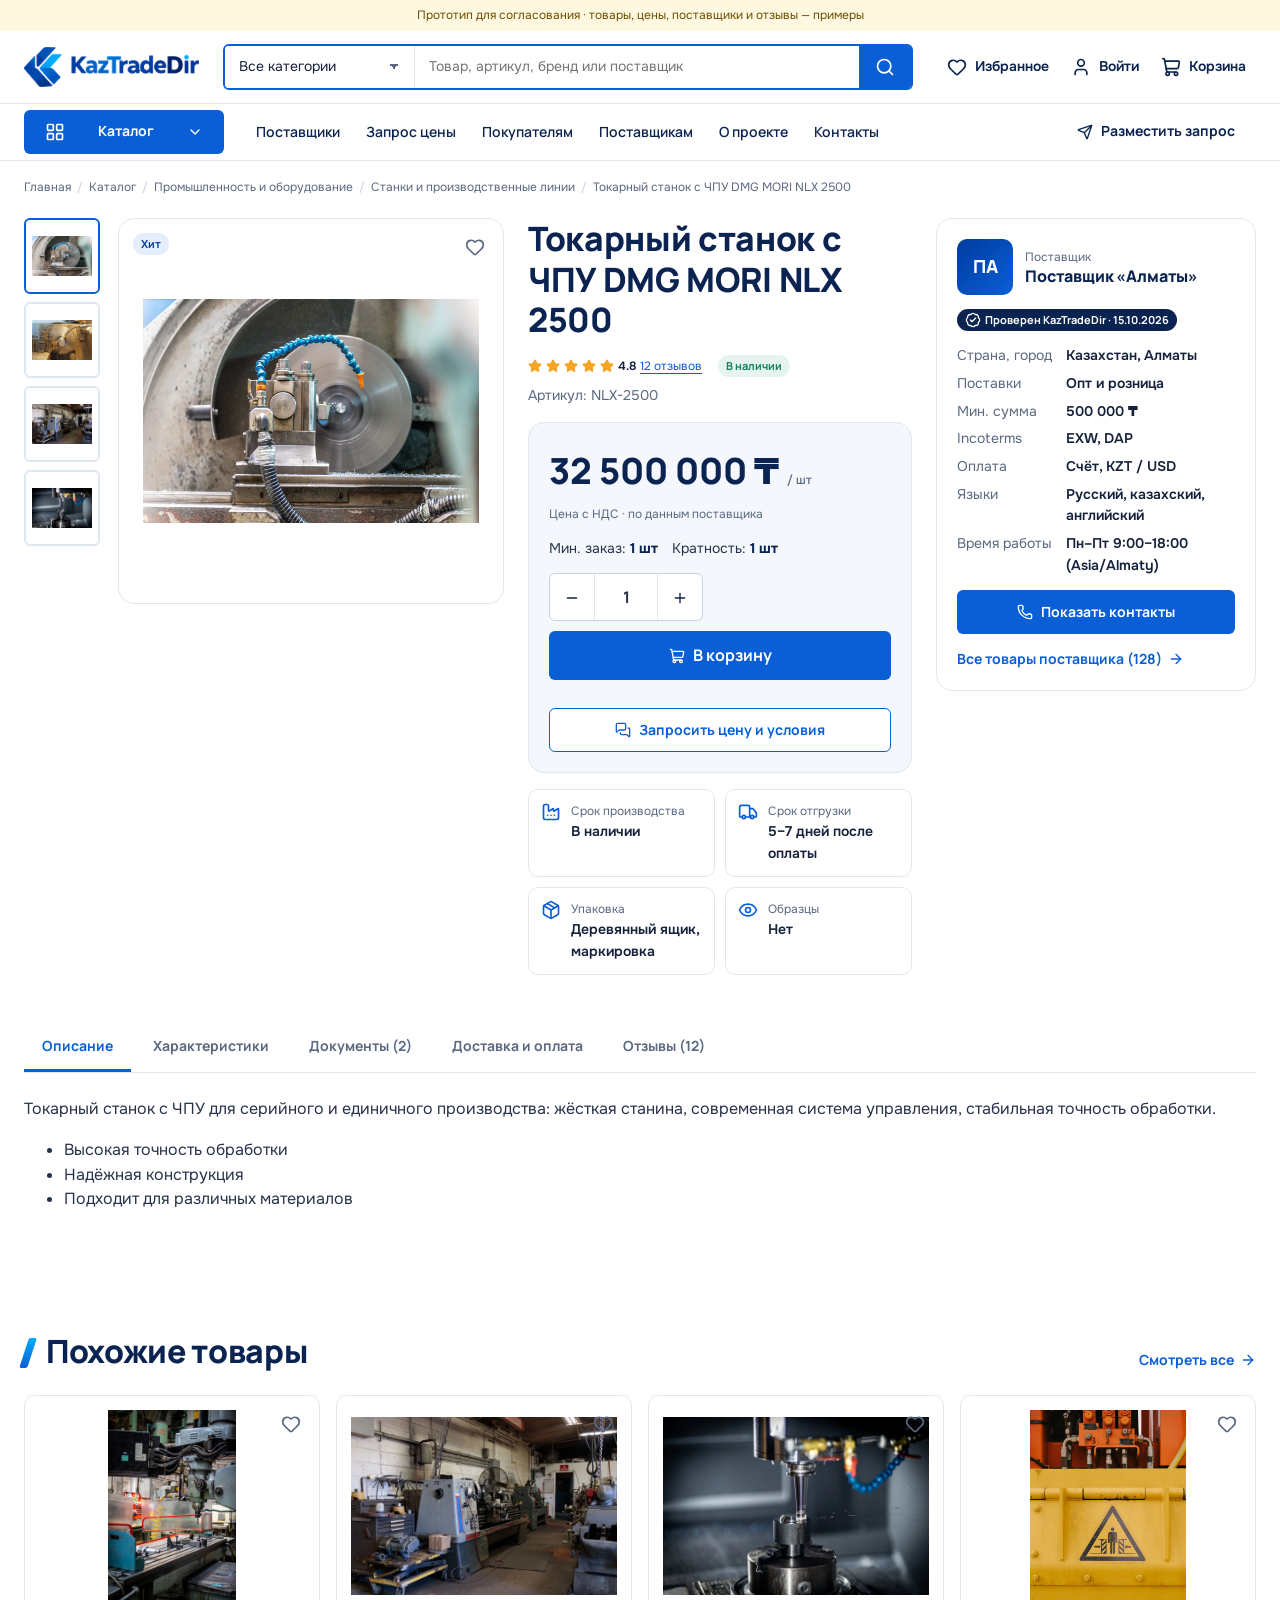
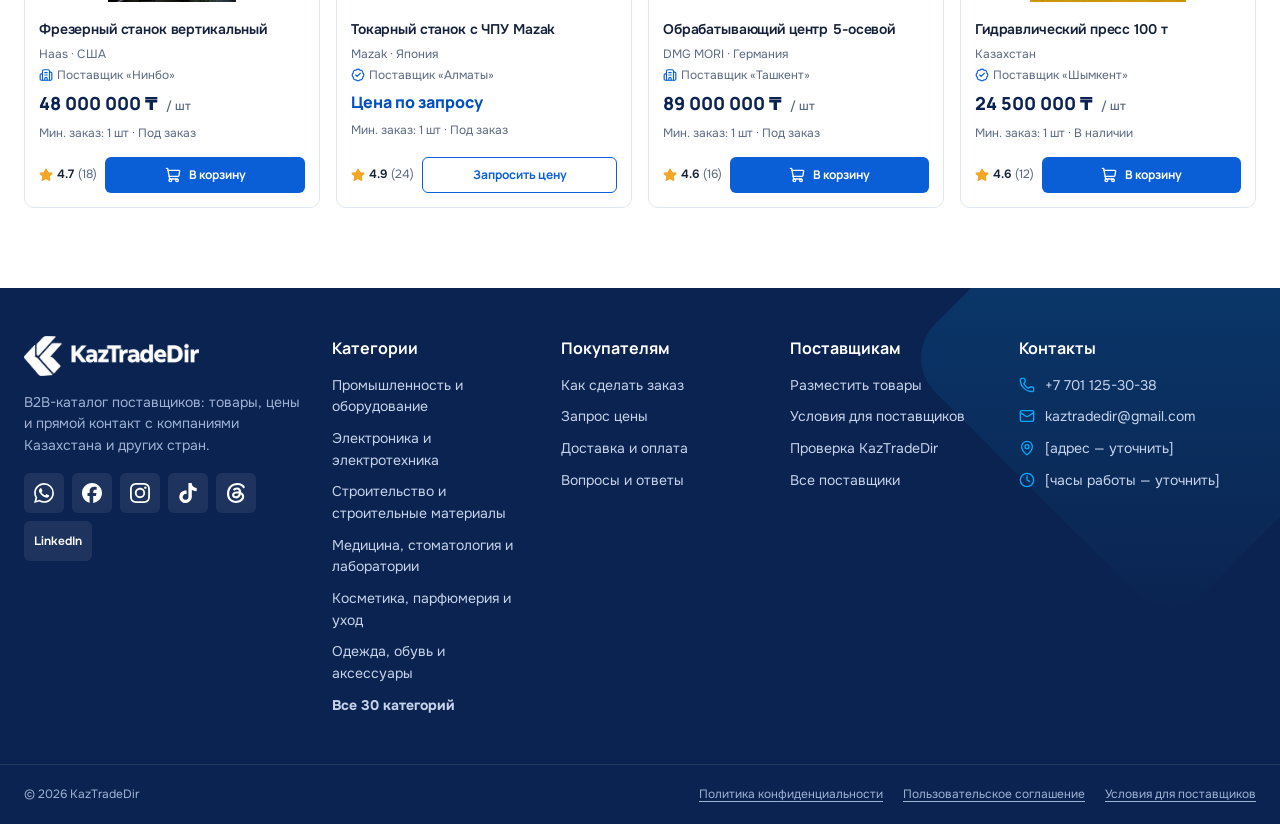
<file: product.html>
<!doctype html>
<html lang="ru">
<head>
	<meta charset="utf-8">
	<meta name="viewport" content="width=device-width, initial-scale=1">
	<title>Токарный станок с ЧПУ DMG MORI NLX 2500 — купить у поставщика | KazTradeDir</title>
	<meta name="description" content="Карточка товара: цена, условия поставки, характеристики, документы и контакты поставщика.">
	<meta name="robots" content="noindex, nofollow">
	<link rel="icon" href="assets/img/favicon-32.png" sizes="32x32">
	<link rel="apple-touch-icon" href="assets/img/apple-touch-icon.png">
	<link rel="preconnect" href="https://fonts.googleapis.com">
	<link rel="preconnect" href="https://fonts.gstatic.com" crossorigin>
	<link rel="stylesheet" href="https://fonts.googleapis.com/css2?family=Manrope:wght@600;700;800&family=Onest:wght@400;500;600;700&display=swap">
	<link rel="stylesheet" href="assets/css/tokens.css?v=0.5.3">
	<link rel="stylesheet" href="assets/css/base.css?v=0.5.3">
	<link rel="stylesheet" href="assets/css/components.css?v=0.5.3">
	<link rel="stylesheet" href="assets/css/layout.css?v=0.5.3">
	<link rel="stylesheet" href="assets/css/pages.css?v=0.5.3">
	<link rel="stylesheet" href="assets/css/suppliers.css?v=0.5.3">
	<link rel="stylesheet" href="assets/css/commerce.css?v=0.5.3">
	<link rel="stylesheet" href="assets/css/content.css?v=0.5.3">
	<script>window.gtranslateSettings = {"default_language":"ru","languages":["ru","kk","en","zh-CN"],"native_language_names":true,"wrapper_selector":".ktd-gt","select_language_label":"Язык"};</script>
	<script src="https://cdn.gtranslate.net/widgets/latest/dropdown.js" defer></script>
	<script type="module" src="assets/js/main.js?v=0.5.3"></script>
</head>
<body>
<div class="proto-bar">Прототип для согласования · товары, цены, поставщики и отзывы — примеры</div>
<a class="skip-link" href="#main">Перейти к содержимому</a>
<header class="site-header">
	<div class="container header-main">
		<button class="icon-btn header-burger" type="button" data-drawer-open="mobile-nav" aria-controls="mobile-nav" aria-expanded="false" aria-label="Открыть меню"><svg class="icon" aria-hidden="true"><use href="assets/icons.svg#i-menu"></use></svg></button>
		<a class="site-logo" href="index.html" aria-label="KazTradeDir — на главную"><img src="assets/img/logo.png" alt="KazTradeDir" width="175" height="40"></a>
		<form class="header-search" role="search" action="search.html">
			<label class="visually-hidden" for="search-cat">Категория поиска</label>
			<select class="select header-search__cat" id="search-cat" name="product_cat"><option value="">Все категории</option><option value="promyshlennost-i-oborudovanie">Промышленность и оборудование</option><option value="elektronika-i-elektrotehnika">Электроника и электротехника</option><option value="stroitelstvo-i-stroymaterialy">Строительство и строительные материалы</option><option value="meditsina-i-laboratorii">Медицина, стоматология и лаборатории</option><option value="kosmetika-i-parfyumeriya">Косметика, парфюмерия и уход</option><option value="odezhda-obuv-aksessuary">Одежда, обувь и аксессуары</option><option value="produkty-pitaniya-i-napitki">Продукты питания и напитки</option><option value="selskoe-hozyaystvo">Сельское хозяйство и животноводство</option><option value="himicheskaya-produktsiya">Химическая продукция и сырьё</option><option value="metally-i-mineraly">Металлы, минералы и сырьевые материалы</option><option value="mebel-i-tovary-dlya-doma">Мебель, интерьер и товары для дома</option><option value="avto-transport-zapchasti">Автомобили, транспорт и запчасти</option><option value="energetika">Энергетика и электрогенерация</option><option value="skladskoe-i-torgovoe-oborudovanie">Складское и торговое оборудование</option><option value="tekstil-i-tkani">Текстиль, ткани и материалы для производства</option><option value="nauka-i-izmereniya">Наука, измерения и контроль качества</option><option value="sport-otdyh-turizm">Спорт, отдых и туризм</option><option value="detskie-tovary">Детские товары, игрушки и образование</option><option value="oborudovanie-dlya-biznesa">Оборудование для бизнеса и сферы услуг</option><option value="bezopasnost-i-svyaz">Безопасность и связь</option><option value="vodosnabzhenie-otoplenie-ventilyatsiya">Водоснабжение, отопление и вентиляция</option><option value="bumaga-poligrafiya-ofis">Бумага, полиграфия и офисные товары</option><option value="tovary-dlya-zhivotnyh">Товары для животных</option><option value="ekologiya-i-pererabotka">Экология, переработка и очистка</option><option value="bytovaya-tehnika">Бытовая техника и товары повседневного спроса</option><option value="zapchasti-i-komplektuyushchie">Запасные части и комплектующие</option><option value="syre-i-polufabrikaty">Сырьё и полуфабрикаты для производства</option><option value="yuvelirnye-izdeliya">Ювелирные изделия и предметы роскоши</option><option value="muzyka-zvuk-razvlecheniya">Музыка, звук и развлечения</option><option value="robototehnika-i-avtomatizatsiya">Робототехника, автоматизация и новые технологии</option></select>
			<label class="visually-hidden" for="search-q">Поиск</label>
			<input class="header-search__input" id="search-q" type="search" name="s" placeholder="Товар, артикул, бренд или поставщик" autocomplete="off">
			<button class="header-search__btn" type="submit" aria-label="Найти"><svg class="icon" aria-hidden="true"><use href="assets/icons.svg#i-search"></use></svg></button>
		</form>
		<nav class="header-actions" aria-label="Личное">
			<a class="header-action header-action--fav" href="favorites.html"><svg class="icon" aria-hidden="true"><use href="assets/icons.svg#i-heart"></use></svg><span class="header-action__label">Избранное</span><span class="counter" data-fav-count></span></a>
			<a class="header-action header-action--account" href="login.html"><svg class="icon" aria-hidden="true"><use href="assets/icons.svg#i-user"></use></svg><span class="header-action__label">Войти</span></a>
			<a class="header-action" href="cart.html"><svg class="icon" aria-hidden="true"><use href="assets/icons.svg#i-shopping-cart"></use></svg><span class="header-action__label">Корзина</span><span class="counter" data-cart-count></span></a>
		</nav>
	</div>
	<div class="header-nav">
		<div class="container header-nav__inner">
			<button class="btn catalog-toggle" type="button" aria-expanded="false" aria-controls="mega-menu"><svg class="icon" aria-hidden="true"><use href="assets/icons.svg#i-layout-grid"></use></svg><span>Каталог</span><svg class="icon icon--sm catalog-toggle__chevron" aria-hidden="true"><use href="assets/icons.svg#i-chevron-down"></use></svg></button>
			<nav class="main-menu" aria-label="Основное меню"><a href="suppliers.html">Поставщики</a><a href="rfq.html">Запрос цены</a><a href="faq.html">Покупателям</a><a href="become-supplier.html">Поставщикам</a><a href="#">О проекте</a><a href="#">Контакты</a></nav>
			<div class="lang-switch"><div class="ktd-gt"></div></div>
			<button class="btn btn--ghost header-nav__rfq" type="button" data-rfq-open=""><svg class="icon icon--sm" aria-hidden="true"><use href="assets/icons.svg#i-send"></use></svg>Разместить запрос</button>
		</div>
	</div>
	<div class="mega" id="mega-menu" hidden>
		<div class="container mega__inner">
			<nav class="mega__cats" aria-label="Категории каталога"><a class="mega__cat is-active" href="catalog.html" data-panel="mega-promyshlennost-i-oborudovanie"><svg class="icon" aria-hidden="true"><use href="assets/icons.svg#i-factory"></use></svg><span>Промышленность и оборудование</span><svg class="icon icon--sm" aria-hidden="true"><use href="assets/icons.svg#i-chevron-right"></use></svg></a><a class="mega__cat" href="catalog.html" data-panel="mega-elektronika-i-elektrotehnika"><svg class="icon" aria-hidden="true"><use href="assets/icons.svg#i-cpu"></use></svg><span>Электроника и электротехника</span><svg class="icon icon--sm" aria-hidden="true"><use href="assets/icons.svg#i-chevron-right"></use></svg></a><a class="mega__cat" href="catalog.html" data-panel="mega-stroitelstvo-i-stroymaterialy"><svg class="icon" aria-hidden="true"><use href="assets/icons.svg#i-hard-hat"></use></svg><span>Строительство и строительные материалы</span><svg class="icon icon--sm" aria-hidden="true"><use href="assets/icons.svg#i-chevron-right"></use></svg></a><a class="mega__cat" href="catalog.html" data-panel="mega-meditsina-i-laboratorii"><svg class="icon" aria-hidden="true"><use href="assets/icons.svg#i-stethoscope"></use></svg><span>Медицина, стоматология и лаборатории</span><svg class="icon icon--sm" aria-hidden="true"><use href="assets/icons.svg#i-chevron-right"></use></svg></a><a class="mega__cat" href="catalog.html" data-panel="mega-kosmetika-i-parfyumeriya"><svg class="icon" aria-hidden="true"><use href="assets/icons.svg#i-sparkles"></use></svg><span>Косметика, парфюмерия и уход</span><svg class="icon icon--sm" aria-hidden="true"><use href="assets/icons.svg#i-chevron-right"></use></svg></a><a class="mega__cat" href="catalog.html" data-panel="mega-odezhda-obuv-aksessuary"><svg class="icon" aria-hidden="true"><use href="assets/icons.svg#i-shirt"></use></svg><span>Одежда, обувь и аксессуары</span><svg class="icon icon--sm" aria-hidden="true"><use href="assets/icons.svg#i-chevron-right"></use></svg></a><a class="mega__cat" href="catalog.html" data-panel="mega-produkty-pitaniya-i-napitki"><svg class="icon" aria-hidden="true"><use href="assets/icons.svg#i-apple"></use></svg><span>Продукты питания и напитки</span><svg class="icon icon--sm" aria-hidden="true"><use href="assets/icons.svg#i-chevron-right"></use></svg></a><a class="mega__cat" href="catalog.html" data-panel="mega-selskoe-hozyaystvo"><svg class="icon" aria-hidden="true"><use href="assets/icons.svg#i-tractor"></use></svg><span>Сельское хозяйство и животноводство</span><svg class="icon icon--sm" aria-hidden="true"><use href="assets/icons.svg#i-chevron-right"></use></svg></a><a class="mega__cat" href="catalog.html" data-panel="mega-himicheskaya-produktsiya"><svg class="icon" aria-hidden="true"><use href="assets/icons.svg#i-flask-conical"></use></svg><span>Химическая продукция и сырьё</span><svg class="icon icon--sm" aria-hidden="true"><use href="assets/icons.svg#i-chevron-right"></use></svg></a><a class="mega__cat" href="catalog.html" data-panel="mega-metally-i-mineraly"><svg class="icon" aria-hidden="true"><use href="assets/icons.svg#i-pickaxe"></use></svg><span>Металлы, минералы и сырьевые материалы</span><svg class="icon icon--sm" aria-hidden="true"><use href="assets/icons.svg#i-chevron-right"></use></svg></a><a class="mega__cat" href="catalog.html" data-panel="mega-mebel-i-tovary-dlya-doma"><svg class="icon" aria-hidden="true"><use href="assets/icons.svg#i-sofa"></use></svg><span>Мебель, интерьер и товары для дома</span><svg class="icon icon--sm" aria-hidden="true"><use href="assets/icons.svg#i-chevron-right"></use></svg></a><a class="mega__cat" href="catalog.html" data-panel="mega-avto-transport-zapchasti"><svg class="icon" aria-hidden="true"><use href="assets/icons.svg#i-car"></use></svg><span>Автомобили, транспорт и запчасти</span><svg class="icon icon--sm" aria-hidden="true"><use href="assets/icons.svg#i-chevron-right"></use></svg></a><a class="mega__cat" href="catalog.html" data-panel="mega-energetika"><svg class="icon" aria-hidden="true"><use href="assets/icons.svg#i-zap"></use></svg><span>Энергетика и электрогенерация</span><svg class="icon icon--sm" aria-hidden="true"><use href="assets/icons.svg#i-chevron-right"></use></svg></a><a class="mega__cat" href="catalog.html" data-panel="mega-skladskoe-i-torgovoe-oborudovanie"><svg class="icon" aria-hidden="true"><use href="assets/icons.svg#i-warehouse"></use></svg><span>Складское и торговое оборудование</span><svg class="icon icon--sm" aria-hidden="true"><use href="assets/icons.svg#i-chevron-right"></use></svg></a><a class="mega__cat" href="catalog.html" data-panel="mega-tekstil-i-tkani"><svg class="icon" aria-hidden="true"><use href="assets/icons.svg#i-scissors"></use></svg><span>Текстиль, ткани и материалы для производства</span><svg class="icon icon--sm" aria-hidden="true"><use href="assets/icons.svg#i-chevron-right"></use></svg></a><a class="mega__cat" href="catalog.html" data-panel="mega-nauka-i-izmereniya"><svg class="icon" aria-hidden="true"><use href="assets/icons.svg#i-microscope"></use></svg><span>Наука, измерения и контроль качества</span><svg class="icon icon--sm" aria-hidden="true"><use href="assets/icons.svg#i-chevron-right"></use></svg></a><a class="mega__cat" href="catalog.html" data-panel="mega-sport-otdyh-turizm"><svg class="icon" aria-hidden="true"><use href="assets/icons.svg#i-dumbbell"></use></svg><span>Спорт, отдых и туризм</span><svg class="icon icon--sm" aria-hidden="true"><use href="assets/icons.svg#i-chevron-right"></use></svg></a><a class="mega__cat" href="catalog.html" data-panel="mega-detskie-tovary"><svg class="icon" aria-hidden="true"><use href="assets/icons.svg#i-baby"></use></svg><span>Детские товары, игрушки и образование</span><svg class="icon icon--sm" aria-hidden="true"><use href="assets/icons.svg#i-chevron-right"></use></svg></a><a class="mega__cat" href="catalog.html" data-panel="mega-oborudovanie-dlya-biznesa"><svg class="icon" aria-hidden="true"><use href="assets/icons.svg#i-briefcase-business"></use></svg><span>Оборудование для бизнеса и сферы услуг</span><svg class="icon icon--sm" aria-hidden="true"><use href="assets/icons.svg#i-chevron-right"></use></svg></a><a class="mega__cat" href="catalog.html" data-panel="mega-bezopasnost-i-svyaz"><svg class="icon" aria-hidden="true"><use href="assets/icons.svg#i-shield"></use></svg><span>Безопасность и связь</span><svg class="icon icon--sm" aria-hidden="true"><use href="assets/icons.svg#i-chevron-right"></use></svg></a><a class="mega__cat" href="catalog.html" data-panel="mega-vodosnabzhenie-otoplenie-ventilyatsiya"><svg class="icon" aria-hidden="true"><use href="assets/icons.svg#i-droplets"></use></svg><span>Водоснабжение, отопление и вентиляция</span><svg class="icon icon--sm" aria-hidden="true"><use href="assets/icons.svg#i-chevron-right"></use></svg></a><a class="mega__cat" href="catalog.html" data-panel="mega-bumaga-poligrafiya-ofis"><svg class="icon" aria-hidden="true"><use href="assets/icons.svg#i-printer"></use></svg><span>Бумага, полиграфия и офисные товары</span><svg class="icon icon--sm" aria-hidden="true"><use href="assets/icons.svg#i-chevron-right"></use></svg></a><a class="mega__cat" href="catalog.html" data-panel="mega-tovary-dlya-zhivotnyh"><svg class="icon" aria-hidden="true"><use href="assets/icons.svg#i-paw-print"></use></svg><span>Товары для животных</span><svg class="icon icon--sm" aria-hidden="true"><use href="assets/icons.svg#i-chevron-right"></use></svg></a><a class="mega__cat" href="catalog.html" data-panel="mega-ekologiya-i-pererabotka"><svg class="icon" aria-hidden="true"><use href="assets/icons.svg#i-recycle"></use></svg><span>Экология, переработка и очистка</span><svg class="icon icon--sm" aria-hidden="true"><use href="assets/icons.svg#i-chevron-right"></use></svg></a><a class="mega__cat" href="catalog.html" data-panel="mega-bytovaya-tehnika"><svg class="icon" aria-hidden="true"><use href="assets/icons.svg#i-washing-machine"></use></svg><span>Бытовая техника и товары повседневного спроса</span><svg class="icon icon--sm" aria-hidden="true"><use href="assets/icons.svg#i-chevron-right"></use></svg></a><a class="mega__cat" href="catalog.html" data-panel="mega-zapchasti-i-komplektuyushchie"><svg class="icon" aria-hidden="true"><use href="assets/icons.svg#i-cog"></use></svg><span>Запасные части и комплектующие</span><svg class="icon icon--sm" aria-hidden="true"><use href="assets/icons.svg#i-chevron-right"></use></svg></a><a class="mega__cat" href="catalog.html" data-panel="mega-syre-i-polufabrikaty"><svg class="icon" aria-hidden="true"><use href="assets/icons.svg#i-boxes"></use></svg><span>Сырьё и полуфабрикаты для производства</span><svg class="icon icon--sm" aria-hidden="true"><use href="assets/icons.svg#i-chevron-right"></use></svg></a><a class="mega__cat" href="catalog.html" data-panel="mega-yuvelirnye-izdeliya"><svg class="icon" aria-hidden="true"><use href="assets/icons.svg#i-gem"></use></svg><span>Ювелирные изделия и предметы роскоши</span><svg class="icon icon--sm" aria-hidden="true"><use href="assets/icons.svg#i-chevron-right"></use></svg></a><a class="mega__cat" href="catalog.html" data-panel="mega-muzyka-zvuk-razvlecheniya"><svg class="icon" aria-hidden="true"><use href="assets/icons.svg#i-music"></use></svg><span>Музыка, звук и развлечения</span><svg class="icon icon--sm" aria-hidden="true"><use href="assets/icons.svg#i-chevron-right"></use></svg></a><a class="mega__cat" href="catalog.html" data-panel="mega-robototehnika-i-avtomatizatsiya"><svg class="icon" aria-hidden="true"><use href="assets/icons.svg#i-bot"></use></svg><span>Робототехника, автоматизация и новые технологии</span><svg class="icon icon--sm" aria-hidden="true"><use href="assets/icons.svg#i-chevron-right"></use></svg></a></nav>
			<div><div class="mega__panel" id="mega-promyshlennost-i-oborudovanie"><h3><svg class="icon icon--lg" aria-hidden="true"><use href="assets/icons.svg#i-factory"></use></svg>Промышленность и оборудование</h3><div class="mega__subs"><a href="catalog.html">Станки и производственные линии</a><a href="catalog.html">Насосы и компрессоры</a><a href="catalog.html">Генераторы и сварочное оборудование</a><a href="catalog.html">Подъёмное оборудование</a><a href="catalog.html">Пищевое и упаковочное оборудование</a><a href="catalog.html">Инструмент</a></div><a class="mega__all" href="catalog.html">Все товары категории <svg class="icon icon--sm" aria-hidden="true"><use href="assets/icons.svg#i-arrow-right"></use></svg></a></div><div class="mega__panel" id="mega-elektronika-i-elektrotehnika" hidden><h3><svg class="icon icon--lg" aria-hidden="true"><use href="assets/icons.svg#i-cpu"></use></svg>Электроника и электротехника</h3><div class="mega__subs"><a href="catalog.html">Кабель и провод</a><a href="catalog.html">Электрощитовое оборудование</a><a href="catalog.html">Освещение</a><a href="catalog.html">Электроустановочные изделия</a><a href="catalog.html">Компьютеры и оргтехника</a><a href="catalog.html">Электронные компоненты</a></div><a class="mega__all" href="catalog.html">Все товары категории <svg class="icon icon--sm" aria-hidden="true"><use href="assets/icons.svg#i-arrow-right"></use></svg></a></div><div class="mega__panel" id="mega-stroitelstvo-i-stroymaterialy" hidden><h3><svg class="icon icon--lg" aria-hidden="true"><use href="assets/icons.svg#i-hard-hat"></use></svg>Строительство и строительные материалы</h3><div class="mega__subs"><a href="catalog.html">Цемент и сухие смеси</a><a href="catalog.html">Кирпич и блоки</a><a href="catalog.html">Металлопрокат для стройки</a><a href="catalog.html">Кровля и фасад</a><a href="catalog.html">Изоляция</a><a href="catalog.html">Отделочные материалы</a><a href="catalog.html">Строительная техника</a></div><a class="mega__all" href="catalog.html">Все товары категории <svg class="icon icon--sm" aria-hidden="true"><use href="assets/icons.svg#i-arrow-right"></use></svg></a></div><div class="mega__panel" id="mega-meditsina-i-laboratorii" hidden><h3><svg class="icon icon--lg" aria-hidden="true"><use href="assets/icons.svg#i-stethoscope"></use></svg>Медицина, стоматология и лаборатории</h3><div class="mega__subs"><a href="catalog.html">Медицинское оборудование</a><a href="catalog.html">Стоматология</a><a href="catalog.html">Лабораторное оборудование</a><a href="catalog.html">Расходные материалы</a><a href="catalog.html">Средства защиты</a><a href="catalog.html">Мебель для клиник</a></div><a class="mega__all" href="catalog.html">Все товары категории <svg class="icon icon--sm" aria-hidden="true"><use href="assets/icons.svg#i-arrow-right"></use></svg></a></div><div class="mega__panel" id="mega-kosmetika-i-parfyumeriya" hidden><h3><svg class="icon icon--lg" aria-hidden="true"><use href="assets/icons.svg#i-sparkles"></use></svg>Косметика, парфюмерия и уход</h3><div class="mega__subs"><a href="catalog.html">Уход за кожей</a><a href="catalog.html">Уход за волосами</a><a href="catalog.html">Декоративная косметика</a><a href="catalog.html">Парфюмерия</a><a href="catalog.html">Профессиональная косметика</a></div><a class="mega__all" href="catalog.html">Все товары категории <svg class="icon icon--sm" aria-hidden="true"><use href="assets/icons.svg#i-arrow-right"></use></svg></a></div><div class="mega__panel" id="mega-odezhda-obuv-aksessuary" hidden><h3><svg class="icon icon--lg" aria-hidden="true"><use href="assets/icons.svg#i-shirt"></use></svg>Одежда, обувь и аксессуары</h3><div class="mega__subs"><a href="catalog.html">Спецодежда и СИЗ</a><a href="catalog.html">Мужская одежда</a><a href="catalog.html">Женская одежда</a><a href="catalog.html">Детская одежда</a><a href="catalog.html">Обувь</a><a href="catalog.html">Аксессуары</a></div><a class="mega__all" href="catalog.html">Все товары категории <svg class="icon icon--sm" aria-hidden="true"><use href="assets/icons.svg#i-arrow-right"></use></svg></a></div><div class="mega__panel" id="mega-produkty-pitaniya-i-napitki" hidden><h3><svg class="icon icon--lg" aria-hidden="true"><use href="assets/icons.svg#i-apple"></use></svg>Продукты питания и напитки</h3><div class="mega__subs"><a href="catalog.html">Мясо и птица</a><a href="catalog.html">Молочная продукция</a><a href="catalog.html">Бакалея и крупы</a><a href="catalog.html">Кондитерские изделия</a><a href="catalog.html">Напитки</a><a href="catalog.html">Фрукты и овощи</a></div><a class="mega__all" href="catalog.html">Все товары категории <svg class="icon icon--sm" aria-hidden="true"><use href="assets/icons.svg#i-arrow-right"></use></svg></a></div><div class="mega__panel" id="mega-selskoe-hozyaystvo" hidden><h3><svg class="icon icon--lg" aria-hidden="true"><use href="assets/icons.svg#i-tractor"></use></svg>Сельское хозяйство и животноводство</h3><div class="mega__subs"><a href="catalog.html">Сельхозтехника</a><a href="catalog.html">Семена и саженцы</a><a href="catalog.html">Удобрения и СЗР</a><a href="catalog.html">Корма и добавки</a><a href="catalog.html">Оборудование для ферм</a><a href="catalog.html">Поливные системы</a></div><a class="mega__all" href="catalog.html">Все товары категории <svg class="icon icon--sm" aria-hidden="true"><use href="assets/icons.svg#i-arrow-right"></use></svg></a></div><div class="mega__panel" id="mega-himicheskaya-produktsiya" hidden><h3><svg class="icon icon--lg" aria-hidden="true"><use href="assets/icons.svg#i-flask-conical"></use></svg>Химическая продукция и сырьё</h3><div class="mega__subs"><a href="catalog.html">Промышленная химия</a><a href="catalog.html">Лакокрасочные материалы</a><a href="catalog.html">Бытовая химия</a><a href="catalog.html">Полимеры и пластмассы</a><a href="catalog.html">Реактивы</a></div><a class="mega__all" href="catalog.html">Все товары категории <svg class="icon icon--sm" aria-hidden="true"><use href="assets/icons.svg#i-arrow-right"></use></svg></a></div><div class="mega__panel" id="mega-metally-i-mineraly" hidden><h3><svg class="icon icon--lg" aria-hidden="true"><use href="assets/icons.svg#i-pickaxe"></use></svg>Металлы, минералы и сырьевые материалы</h3><div class="mega__subs"><a href="catalog.html">Чёрный металлопрокат</a><a href="catalog.html">Цветные металлы</a><a href="catalog.html">Трубы</a><a href="catalog.html">Метизы</a><a href="catalog.html">Нерудные материалы</a><a href="catalog.html">Руды и концентраты</a></div><a class="mega__all" href="catalog.html">Все товары категории <svg class="icon icon--sm" aria-hidden="true"><use href="assets/icons.svg#i-arrow-right"></use></svg></a></div><div class="mega__panel" id="mega-mebel-i-tovary-dlya-doma" hidden><h3><svg class="icon icon--lg" aria-hidden="true"><use href="assets/icons.svg#i-sofa"></use></svg>Мебель, интерьер и товары для дома</h3><div class="mega__subs"><a href="catalog.html">Офисная мебель</a><a href="catalog.html">Мебель для дома</a><a href="catalog.html">Мебель для HoReCa</a><a href="catalog.html">Текстиль для дома</a><a href="catalog.html">Посуда</a><a href="catalog.html">Декор</a></div><a class="mega__all" href="catalog.html">Все товары категории <svg class="icon icon--sm" aria-hidden="true"><use href="assets/icons.svg#i-arrow-right"></use></svg></a></div><div class="mega__panel" id="mega-avto-transport-zapchasti" hidden><h3><svg class="icon icon--lg" aria-hidden="true"><use href="assets/icons.svg#i-car"></use></svg>Автомобили, транспорт и запчасти</h3><div class="mega__subs"><a href="catalog.html">Легковые автомобили</a><a href="catalog.html">Грузовой транспорт</a><a href="catalog.html">Спецтехника</a><a href="catalog.html">Шины и диски</a><a href="catalog.html">Масла и автохимия</a><a href="catalog.html">Автоаксессуары</a></div><a class="mega__all" href="catalog.html">Все товары категории <svg class="icon icon--sm" aria-hidden="true"><use href="assets/icons.svg#i-arrow-right"></use></svg></a></div><div class="mega__panel" id="mega-energetika" hidden><h3><svg class="icon icon--lg" aria-hidden="true"><use href="assets/icons.svg#i-zap"></use></svg>Энергетика и электрогенерация</h3><div class="mega__subs"><a href="catalog.html">Генераторы и электростанции</a><a href="catalog.html">Солнечная энергетика</a><a href="catalog.html">ИБП и стабилизаторы</a><a href="catalog.html">Трансформаторы</a><a href="catalog.html">Аккумуляторы</a></div><a class="mega__all" href="catalog.html">Все товары категории <svg class="icon icon--sm" aria-hidden="true"><use href="assets/icons.svg#i-arrow-right"></use></svg></a></div><div class="mega__panel" id="mega-skladskoe-i-torgovoe-oborudovanie" hidden><h3><svg class="icon icon--lg" aria-hidden="true"><use href="assets/icons.svg#i-warehouse"></use></svg>Складское и торговое оборудование</h3><div class="mega__subs"><a href="catalog.html">Стеллажи</a><a href="catalog.html">Складская техника</a><a href="catalog.html">Торговое оборудование</a><a href="catalog.html">Холодильное оборудование</a><a href="catalog.html">Весы</a><a href="catalog.html">Упаковка</a></div><a class="mega__all" href="catalog.html">Все товары категории <svg class="icon icon--sm" aria-hidden="true"><use href="assets/icons.svg#i-arrow-right"></use></svg></a></div><div class="mega__panel" id="mega-tekstil-i-tkani" hidden><h3><svg class="icon icon--lg" aria-hidden="true"><use href="assets/icons.svg#i-scissors"></use></svg>Текстиль, ткани и материалы для производства</h3><div class="mega__subs"><a href="catalog.html">Ткани</a><a href="catalog.html">Нитки и фурнитура</a><a href="catalog.html">Нетканые материалы</a><a href="catalog.html">Технический текстиль</a><a href="catalog.html">Кожа и кожзаменители</a></div><a class="mega__all" href="catalog.html">Все товары категории <svg class="icon icon--sm" aria-hidden="true"><use href="assets/icons.svg#i-arrow-right"></use></svg></a></div><div class="mega__panel" id="mega-nauka-i-izmereniya" hidden><h3><svg class="icon icon--lg" aria-hidden="true"><use href="assets/icons.svg#i-microscope"></use></svg>Наука, измерения и контроль качества</h3><div class="mega__subs"><a href="catalog.html">Измерительные приборы</a><a href="catalog.html">Лабораторные анализаторы</a><a href="catalog.html">Неразрушающий контроль</a><a href="catalog.html">Метрология и калибровка</a><a href="catalog.html">Геодезическое оборудование</a></div><a class="mega__all" href="catalog.html">Все товары категории <svg class="icon icon--sm" aria-hidden="true"><use href="assets/icons.svg#i-arrow-right"></use></svg></a></div><div class="mega__panel" id="mega-sport-otdyh-turizm" hidden><h3><svg class="icon icon--lg" aria-hidden="true"><use href="assets/icons.svg#i-dumbbell"></use></svg>Спорт, отдых и туризм</h3><div class="mega__subs"><a href="catalog.html">Тренажёры</a><a href="catalog.html">Спортивный инвентарь</a><a href="catalog.html">Туризм и кемпинг</a><a href="catalog.html">Оборудование для площадок</a></div><a class="mega__all" href="catalog.html">Все товары категории <svg class="icon icon--sm" aria-hidden="true"><use href="assets/icons.svg#i-arrow-right"></use></svg></a></div><div class="mega__panel" id="mega-detskie-tovary" hidden><h3><svg class="icon icon--lg" aria-hidden="true"><use href="assets/icons.svg#i-baby"></use></svg>Детские товары, игрушки и образование</h3><div class="mega__subs"><a href="catalog.html">Игрушки</a><a href="catalog.html">Детская мебель</a><a href="catalog.html">Учебное оборудование</a><a href="catalog.html">Канцтовары для школы</a></div><a class="mega__all" href="catalog.html">Все товары категории <svg class="icon icon--sm" aria-hidden="true"><use href="assets/icons.svg#i-arrow-right"></use></svg></a></div><div class="mega__panel" id="mega-oborudovanie-dlya-biznesa" hidden><h3><svg class="icon icon--lg" aria-hidden="true"><use href="assets/icons.svg#i-briefcase-business"></use></svg>Оборудование для бизнеса и сферы услуг</h3><div class="mega__subs"><a href="catalog.html">Оборудование для HoReCa</a><a href="catalog.html">Клининг</a><a href="catalog.html">Прачечное оборудование</a><a href="catalog.html">Салоны красоты</a><a href="catalog.html">Кассы и POS</a></div><a class="mega__all" href="catalog.html">Все товары категории <svg class="icon icon--sm" aria-hidden="true"><use href="assets/icons.svg#i-arrow-right"></use></svg></a></div><div class="mega__panel" id="mega-bezopasnost-i-svyaz" hidden><h3><svg class="icon icon--lg" aria-hidden="true"><use href="assets/icons.svg#i-shield"></use></svg>Безопасность и связь</h3><div class="mega__subs"><a href="catalog.html">Видеонаблюдение</a><a href="catalog.html">Охранная и пожарная сигнализация</a><a href="catalog.html">Контроль доступа</a><a href="catalog.html">Сетевое и телеком-оборудование</a><a href="catalog.html">Пожаротушение</a></div><a class="mega__all" href="catalog.html">Все товары категории <svg class="icon icon--sm" aria-hidden="true"><use href="assets/icons.svg#i-arrow-right"></use></svg></a></div><div class="mega__panel" id="mega-vodosnabzhenie-otoplenie-ventilyatsiya" hidden><h3><svg class="icon icon--lg" aria-hidden="true"><use href="assets/icons.svg#i-droplets"></use></svg>Водоснабжение, отопление и вентиляция</h3><div class="mega__subs"><a href="catalog.html">Котлы и отопление</a><a href="catalog.html">Насосы для воды</a><a href="catalog.html">Трубы и фитинги</a><a href="catalog.html">Вентиляция и кондиционирование</a><a href="catalog.html">Водоочистка</a><a href="catalog.html">Сантехника</a></div><a class="mega__all" href="catalog.html">Все товары категории <svg class="icon icon--sm" aria-hidden="true"><use href="assets/icons.svg#i-arrow-right"></use></svg></a></div><div class="mega__panel" id="mega-bumaga-poligrafiya-ofis" hidden><h3><svg class="icon icon--lg" aria-hidden="true"><use href="assets/icons.svg#i-printer"></use></svg>Бумага, полиграфия и офисные товары</h3><div class="mega__subs"><a href="catalog.html">Бумага и картон</a><a href="catalog.html">Полиграфическое оборудование</a><a href="catalog.html">Канцелярия</a><a href="catalog.html">Расходники для печати</a></div><a class="mega__all" href="catalog.html">Все товары категории <svg class="icon icon--sm" aria-hidden="true"><use href="assets/icons.svg#i-arrow-right"></use></svg></a></div><div class="mega__panel" id="mega-tovary-dlya-zhivotnyh" hidden><h3><svg class="icon icon--lg" aria-hidden="true"><use href="assets/icons.svg#i-paw-print"></use></svg>Товары для животных</h3><div class="mega__subs"><a href="catalog.html">Корма</a><a href="catalog.html">Ветеринарные препараты</a><a href="catalog.html">Аксессуары и амуниция</a><a href="catalog.html">Зоогигиена</a></div><a class="mega__all" href="catalog.html">Все товары категории <svg class="icon icon--sm" aria-hidden="true"><use href="assets/icons.svg#i-arrow-right"></use></svg></a></div><div class="mega__panel" id="mega-ekologiya-i-pererabotka" hidden><h3><svg class="icon icon--lg" aria-hidden="true"><use href="assets/icons.svg#i-recycle"></use></svg>Экология, переработка и очистка</h3><div class="mega__subs"><a href="catalog.html">Оборудование для переработки</a><a href="catalog.html">Очистные сооружения</a><a href="catalog.html">Контейнеры для отходов</a><a href="catalog.html">Вторсырьё</a></div><a class="mega__all" href="catalog.html">Все товары категории <svg class="icon icon--sm" aria-hidden="true"><use href="assets/icons.svg#i-arrow-right"></use></svg></a></div><div class="mega__panel" id="mega-bytovaya-tehnika" hidden><h3><svg class="icon icon--lg" aria-hidden="true"><use href="assets/icons.svg#i-washing-machine"></use></svg>Бытовая техника и товары повседневного спроса</h3><div class="mega__subs"><a href="catalog.html">Крупная бытовая техника</a><a href="catalog.html">Мелкая бытовая техника</a><a href="catalog.html">Климатическая техника</a><a href="catalog.html">Хозтовары</a></div><a class="mega__all" href="catalog.html">Все товары категории <svg class="icon icon--sm" aria-hidden="true"><use href="assets/icons.svg#i-arrow-right"></use></svg></a></div><div class="mega__panel" id="mega-zapchasti-i-komplektuyushchie" hidden><h3><svg class="icon icon--lg" aria-hidden="true"><use href="assets/icons.svg#i-cog"></use></svg>Запасные части и комплектующие</h3><div class="mega__subs"><a href="catalog.html">Подшипники</a><a href="catalog.html">Приводы и редукторы</a><a href="catalog.html">Гидравлика и пневматика</a><a href="catalog.html">Уплотнения и РТИ</a><a href="catalog.html">Электродвигатели</a><a href="catalog.html">Запчасти к спецтехнике</a></div><a class="mega__all" href="catalog.html">Все товары категории <svg class="icon icon--sm" aria-hidden="true"><use href="assets/icons.svg#i-arrow-right"></use></svg></a></div><div class="mega__panel" id="mega-syre-i-polufabrikaty" hidden><h3><svg class="icon icon--lg" aria-hidden="true"><use href="assets/icons.svg#i-boxes"></use></svg>Сырьё и полуфабрикаты для производства</h3><div class="mega__subs"><a href="catalog.html">Пищевое сырьё</a><a href="catalog.html">Полимерное сырьё</a><a href="catalog.html">Древесина и пиломатериалы</a><a href="catalog.html">Бумажное сырьё</a><a href="catalog.html">Металлические заготовки</a></div><a class="mega__all" href="catalog.html">Все товары категории <svg class="icon icon--sm" aria-hidden="true"><use href="assets/icons.svg#i-arrow-right"></use></svg></a></div><div class="mega__panel" id="mega-yuvelirnye-izdeliya" hidden><h3><svg class="icon icon--lg" aria-hidden="true"><use href="assets/icons.svg#i-gem"></use></svg>Ювелирные изделия и предметы роскоши</h3><div class="mega__subs"><a href="catalog.html">Украшения</a><a href="catalog.html">Часы</a><a href="catalog.html">Сувениры и подарки</a><a href="catalog.html">Аксессуары премиум</a></div><a class="mega__all" href="catalog.html">Все товары категории <svg class="icon icon--sm" aria-hidden="true"><use href="assets/icons.svg#i-arrow-right"></use></svg></a></div><div class="mega__panel" id="mega-muzyka-zvuk-razvlecheniya" hidden><h3><svg class="icon icon--lg" aria-hidden="true"><use href="assets/icons.svg#i-music"></use></svg>Музыка, звук и развлечения</h3><div class="mega__subs"><a href="catalog.html">Звуковое оборудование</a><a href="catalog.html">Музыкальные инструменты</a><a href="catalog.html">Световое оборудование</a><a href="catalog.html">Аттракционы</a></div><a class="mega__all" href="catalog.html">Все товары категории <svg class="icon icon--sm" aria-hidden="true"><use href="assets/icons.svg#i-arrow-right"></use></svg></a></div><div class="mega__panel" id="mega-robototehnika-i-avtomatizatsiya" hidden><h3><svg class="icon icon--lg" aria-hidden="true"><use href="assets/icons.svg#i-bot"></use></svg>Робототехника, автоматизация и новые технологии</h3><div class="mega__subs"><a href="catalog.html">Промышленные роботы</a><a href="catalog.html">Контроллеры и ПЛК</a><a href="catalog.html">Датчики</a><a href="catalog.html">Дроны</a><a href="catalog.html">IoT и умный дом</a><a href="catalog.html">3D-печать</a></div><a class="mega__all" href="catalog.html">Все товары категории <svg class="icon icon--sm" aria-hidden="true"><use href="assets/icons.svg#i-arrow-right"></use></svg></a></div></div>
		</div>
	</div>
</header>
<aside class="drawer" id="mobile-nav" aria-label="Меню">
	<div class="drawer__head"><img src="assets/img/logo.png" alt="KazTradeDir" width="140" height="32"><button class="icon-btn" type="button" data-drawer-close aria-label="Закрыть меню"><svg class="icon" aria-hidden="true"><use href="assets/icons.svg#i-x"></use></svg></button></div>
	<div class="drawer__body mobile-nav">
		<div class="mobile-nav__lang"><div class="lang-switch"><div class="ktd-gt"></div></div></div>
		<div class="mobile-nav__section"><p class="mobile-nav__title">Каталог</p><details><summary><svg class="icon" aria-hidden="true"><use href="assets/icons.svg#i-factory"></use></svg><span>Промышленность и оборудование</span><svg class="icon icon--sm" aria-hidden="true"><use href="assets/icons.svg#i-chevron-down"></use></svg></summary><ul><li><a href="catalog.html"><b>Все товары категории</b></a></li><li><a href="catalog.html">Станки и производственные линии</a></li><li><a href="catalog.html">Насосы и компрессоры</a></li><li><a href="catalog.html">Генераторы и сварочное оборудование</a></li><li><a href="catalog.html">Подъёмное оборудование</a></li><li><a href="catalog.html">Пищевое и упаковочное оборудование</a></li><li><a href="catalog.html">Инструмент</a></li></ul></details><details><summary><svg class="icon" aria-hidden="true"><use href="assets/icons.svg#i-cpu"></use></svg><span>Электроника и электротехника</span><svg class="icon icon--sm" aria-hidden="true"><use href="assets/icons.svg#i-chevron-down"></use></svg></summary><ul><li><a href="catalog.html"><b>Все товары категории</b></a></li><li><a href="catalog.html">Кабель и провод</a></li><li><a href="catalog.html">Электрощитовое оборудование</a></li><li><a href="catalog.html">Освещение</a></li><li><a href="catalog.html">Электроустановочные изделия</a></li><li><a href="catalog.html">Компьютеры и оргтехника</a></li><li><a href="catalog.html">Электронные компоненты</a></li></ul></details><details><summary><svg class="icon" aria-hidden="true"><use href="assets/icons.svg#i-hard-hat"></use></svg><span>Строительство и строительные материалы</span><svg class="icon icon--sm" aria-hidden="true"><use href="assets/icons.svg#i-chevron-down"></use></svg></summary><ul><li><a href="catalog.html"><b>Все товары категории</b></a></li><li><a href="catalog.html">Цемент и сухие смеси</a></li><li><a href="catalog.html">Кирпич и блоки</a></li><li><a href="catalog.html">Металлопрокат для стройки</a></li><li><a href="catalog.html">Кровля и фасад</a></li><li><a href="catalog.html">Изоляция</a></li><li><a href="catalog.html">Отделочные материалы</a></li><li><a href="catalog.html">Строительная техника</a></li></ul></details><details><summary><svg class="icon" aria-hidden="true"><use href="assets/icons.svg#i-stethoscope"></use></svg><span>Медицина, стоматология и лаборатории</span><svg class="icon icon--sm" aria-hidden="true"><use href="assets/icons.svg#i-chevron-down"></use></svg></summary><ul><li><a href="catalog.html"><b>Все товары категории</b></a></li><li><a href="catalog.html">Медицинское оборудование</a></li><li><a href="catalog.html">Стоматология</a></li><li><a href="catalog.html">Лабораторное оборудование</a></li><li><a href="catalog.html">Расходные материалы</a></li><li><a href="catalog.html">Средства защиты</a></li><li><a href="catalog.html">Мебель для клиник</a></li></ul></details><details><summary><svg class="icon" aria-hidden="true"><use href="assets/icons.svg#i-sparkles"></use></svg><span>Косметика, парфюмерия и уход</span><svg class="icon icon--sm" aria-hidden="true"><use href="assets/icons.svg#i-chevron-down"></use></svg></summary><ul><li><a href="catalog.html"><b>Все товары категории</b></a></li><li><a href="catalog.html">Уход за кожей</a></li><li><a href="catalog.html">Уход за волосами</a></li><li><a href="catalog.html">Декоративная косметика</a></li><li><a href="catalog.html">Парфюмерия</a></li><li><a href="catalog.html">Профессиональная косметика</a></li></ul></details><details><summary><svg class="icon" aria-hidden="true"><use href="assets/icons.svg#i-shirt"></use></svg><span>Одежда, обувь и аксессуары</span><svg class="icon icon--sm" aria-hidden="true"><use href="assets/icons.svg#i-chevron-down"></use></svg></summary><ul><li><a href="catalog.html"><b>Все товары категории</b></a></li><li><a href="catalog.html">Спецодежда и СИЗ</a></li><li><a href="catalog.html">Мужская одежда</a></li><li><a href="catalog.html">Женская одежда</a></li><li><a href="catalog.html">Детская одежда</a></li><li><a href="catalog.html">Обувь</a></li><li><a href="catalog.html">Аксессуары</a></li></ul></details><details><summary><svg class="icon" aria-hidden="true"><use href="assets/icons.svg#i-apple"></use></svg><span>Продукты питания и напитки</span><svg class="icon icon--sm" aria-hidden="true"><use href="assets/icons.svg#i-chevron-down"></use></svg></summary><ul><li><a href="catalog.html"><b>Все товары категории</b></a></li><li><a href="catalog.html">Мясо и птица</a></li><li><a href="catalog.html">Молочная продукция</a></li><li><a href="catalog.html">Бакалея и крупы</a></li><li><a href="catalog.html">Кондитерские изделия</a></li><li><a href="catalog.html">Напитки</a></li><li><a href="catalog.html">Фрукты и овощи</a></li></ul></details><details><summary><svg class="icon" aria-hidden="true"><use href="assets/icons.svg#i-tractor"></use></svg><span>Сельское хозяйство и животноводство</span><svg class="icon icon--sm" aria-hidden="true"><use href="assets/icons.svg#i-chevron-down"></use></svg></summary><ul><li><a href="catalog.html"><b>Все товары категории</b></a></li><li><a href="catalog.html">Сельхозтехника</a></li><li><a href="catalog.html">Семена и саженцы</a></li><li><a href="catalog.html">Удобрения и СЗР</a></li><li><a href="catalog.html">Корма и добавки</a></li><li><a href="catalog.html">Оборудование для ферм</a></li><li><a href="catalog.html">Поливные системы</a></li></ul></details><details><summary><svg class="icon" aria-hidden="true"><use href="assets/icons.svg#i-flask-conical"></use></svg><span>Химическая продукция и сырьё</span><svg class="icon icon--sm" aria-hidden="true"><use href="assets/icons.svg#i-chevron-down"></use></svg></summary><ul><li><a href="catalog.html"><b>Все товары категории</b></a></li><li><a href="catalog.html">Промышленная химия</a></li><li><a href="catalog.html">Лакокрасочные материалы</a></li><li><a href="catalog.html">Бытовая химия</a></li><li><a href="catalog.html">Полимеры и пластмассы</a></li><li><a href="catalog.html">Реактивы</a></li></ul></details><details><summary><svg class="icon" aria-hidden="true"><use href="assets/icons.svg#i-pickaxe"></use></svg><span>Металлы, минералы и сырьевые материалы</span><svg class="icon icon--sm" aria-hidden="true"><use href="assets/icons.svg#i-chevron-down"></use></svg></summary><ul><li><a href="catalog.html"><b>Все товары категории</b></a></li><li><a href="catalog.html">Чёрный металлопрокат</a></li><li><a href="catalog.html">Цветные металлы</a></li><li><a href="catalog.html">Трубы</a></li><li><a href="catalog.html">Метизы</a></li><li><a href="catalog.html">Нерудные материалы</a></li><li><a href="catalog.html">Руды и концентраты</a></li></ul></details><details><summary><svg class="icon" aria-hidden="true"><use href="assets/icons.svg#i-sofa"></use></svg><span>Мебель, интерьер и товары для дома</span><svg class="icon icon--sm" aria-hidden="true"><use href="assets/icons.svg#i-chevron-down"></use></svg></summary><ul><li><a href="catalog.html"><b>Все товары категории</b></a></li><li><a href="catalog.html">Офисная мебель</a></li><li><a href="catalog.html">Мебель для дома</a></li><li><a href="catalog.html">Мебель для HoReCa</a></li><li><a href="catalog.html">Текстиль для дома</a></li><li><a href="catalog.html">Посуда</a></li><li><a href="catalog.html">Декор</a></li></ul></details><details><summary><svg class="icon" aria-hidden="true"><use href="assets/icons.svg#i-car"></use></svg><span>Автомобили, транспорт и запчасти</span><svg class="icon icon--sm" aria-hidden="true"><use href="assets/icons.svg#i-chevron-down"></use></svg></summary><ul><li><a href="catalog.html"><b>Все товары категории</b></a></li><li><a href="catalog.html">Легковые автомобили</a></li><li><a href="catalog.html">Грузовой транспорт</a></li><li><a href="catalog.html">Спецтехника</a></li><li><a href="catalog.html">Шины и диски</a></li><li><a href="catalog.html">Масла и автохимия</a></li><li><a href="catalog.html">Автоаксессуары</a></li></ul></details><details><summary><svg class="icon" aria-hidden="true"><use href="assets/icons.svg#i-zap"></use></svg><span>Энергетика и электрогенерация</span><svg class="icon icon--sm" aria-hidden="true"><use href="assets/icons.svg#i-chevron-down"></use></svg></summary><ul><li><a href="catalog.html"><b>Все товары категории</b></a></li><li><a href="catalog.html">Генераторы и электростанции</a></li><li><a href="catalog.html">Солнечная энергетика</a></li><li><a href="catalog.html">ИБП и стабилизаторы</a></li><li><a href="catalog.html">Трансформаторы</a></li><li><a href="catalog.html">Аккумуляторы</a></li></ul></details><details><summary><svg class="icon" aria-hidden="true"><use href="assets/icons.svg#i-warehouse"></use></svg><span>Складское и торговое оборудование</span><svg class="icon icon--sm" aria-hidden="true"><use href="assets/icons.svg#i-chevron-down"></use></svg></summary><ul><li><a href="catalog.html"><b>Все товары категории</b></a></li><li><a href="catalog.html">Стеллажи</a></li><li><a href="catalog.html">Складская техника</a></li><li><a href="catalog.html">Торговое оборудование</a></li><li><a href="catalog.html">Холодильное оборудование</a></li><li><a href="catalog.html">Весы</a></li><li><a href="catalog.html">Упаковка</a></li></ul></details><details><summary><svg class="icon" aria-hidden="true"><use href="assets/icons.svg#i-scissors"></use></svg><span>Текстиль, ткани и материалы для производства</span><svg class="icon icon--sm" aria-hidden="true"><use href="assets/icons.svg#i-chevron-down"></use></svg></summary><ul><li><a href="catalog.html"><b>Все товары категории</b></a></li><li><a href="catalog.html">Ткани</a></li><li><a href="catalog.html">Нитки и фурнитура</a></li><li><a href="catalog.html">Нетканые материалы</a></li><li><a href="catalog.html">Технический текстиль</a></li><li><a href="catalog.html">Кожа и кожзаменители</a></li></ul></details><details><summary><svg class="icon" aria-hidden="true"><use href="assets/icons.svg#i-microscope"></use></svg><span>Наука, измерения и контроль качества</span><svg class="icon icon--sm" aria-hidden="true"><use href="assets/icons.svg#i-chevron-down"></use></svg></summary><ul><li><a href="catalog.html"><b>Все товары категории</b></a></li><li><a href="catalog.html">Измерительные приборы</a></li><li><a href="catalog.html">Лабораторные анализаторы</a></li><li><a href="catalog.html">Неразрушающий контроль</a></li><li><a href="catalog.html">Метрология и калибровка</a></li><li><a href="catalog.html">Геодезическое оборудование</a></li></ul></details><details><summary><svg class="icon" aria-hidden="true"><use href="assets/icons.svg#i-dumbbell"></use></svg><span>Спорт, отдых и туризм</span><svg class="icon icon--sm" aria-hidden="true"><use href="assets/icons.svg#i-chevron-down"></use></svg></summary><ul><li><a href="catalog.html"><b>Все товары категории</b></a></li><li><a href="catalog.html">Тренажёры</a></li><li><a href="catalog.html">Спортивный инвентарь</a></li><li><a href="catalog.html">Туризм и кемпинг</a></li><li><a href="catalog.html">Оборудование для площадок</a></li></ul></details><details><summary><svg class="icon" aria-hidden="true"><use href="assets/icons.svg#i-baby"></use></svg><span>Детские товары, игрушки и образование</span><svg class="icon icon--sm" aria-hidden="true"><use href="assets/icons.svg#i-chevron-down"></use></svg></summary><ul><li><a href="catalog.html"><b>Все товары категории</b></a></li><li><a href="catalog.html">Игрушки</a></li><li><a href="catalog.html">Детская мебель</a></li><li><a href="catalog.html">Учебное оборудование</a></li><li><a href="catalog.html">Канцтовары для школы</a></li></ul></details><details><summary><svg class="icon" aria-hidden="true"><use href="assets/icons.svg#i-briefcase-business"></use></svg><span>Оборудование для бизнеса и сферы услуг</span><svg class="icon icon--sm" aria-hidden="true"><use href="assets/icons.svg#i-chevron-down"></use></svg></summary><ul><li><a href="catalog.html"><b>Все товары категории</b></a></li><li><a href="catalog.html">Оборудование для HoReCa</a></li><li><a href="catalog.html">Клининг</a></li><li><a href="catalog.html">Прачечное оборудование</a></li><li><a href="catalog.html">Салоны красоты</a></li><li><a href="catalog.html">Кассы и POS</a></li></ul></details><details><summary><svg class="icon" aria-hidden="true"><use href="assets/icons.svg#i-shield"></use></svg><span>Безопасность и связь</span><svg class="icon icon--sm" aria-hidden="true"><use href="assets/icons.svg#i-chevron-down"></use></svg></summary><ul><li><a href="catalog.html"><b>Все товары категории</b></a></li><li><a href="catalog.html">Видеонаблюдение</a></li><li><a href="catalog.html">Охранная и пожарная сигнализация</a></li><li><a href="catalog.html">Контроль доступа</a></li><li><a href="catalog.html">Сетевое и телеком-оборудование</a></li><li><a href="catalog.html">Пожаротушение</a></li></ul></details><details><summary><svg class="icon" aria-hidden="true"><use href="assets/icons.svg#i-droplets"></use></svg><span>Водоснабжение, отопление и вентиляция</span><svg class="icon icon--sm" aria-hidden="true"><use href="assets/icons.svg#i-chevron-down"></use></svg></summary><ul><li><a href="catalog.html"><b>Все товары категории</b></a></li><li><a href="catalog.html">Котлы и отопление</a></li><li><a href="catalog.html">Насосы для воды</a></li><li><a href="catalog.html">Трубы и фитинги</a></li><li><a href="catalog.html">Вентиляция и кондиционирование</a></li><li><a href="catalog.html">Водоочистка</a></li><li><a href="catalog.html">Сантехника</a></li></ul></details><details><summary><svg class="icon" aria-hidden="true"><use href="assets/icons.svg#i-printer"></use></svg><span>Бумага, полиграфия и офисные товары</span><svg class="icon icon--sm" aria-hidden="true"><use href="assets/icons.svg#i-chevron-down"></use></svg></summary><ul><li><a href="catalog.html"><b>Все товары категории</b></a></li><li><a href="catalog.html">Бумага и картон</a></li><li><a href="catalog.html">Полиграфическое оборудование</a></li><li><a href="catalog.html">Канцелярия</a></li><li><a href="catalog.html">Расходники для печати</a></li></ul></details><details><summary><svg class="icon" aria-hidden="true"><use href="assets/icons.svg#i-paw-print"></use></svg><span>Товары для животных</span><svg class="icon icon--sm" aria-hidden="true"><use href="assets/icons.svg#i-chevron-down"></use></svg></summary><ul><li><a href="catalog.html"><b>Все товары категории</b></a></li><li><a href="catalog.html">Корма</a></li><li><a href="catalog.html">Ветеринарные препараты</a></li><li><a href="catalog.html">Аксессуары и амуниция</a></li><li><a href="catalog.html">Зоогигиена</a></li></ul></details><details><summary><svg class="icon" aria-hidden="true"><use href="assets/icons.svg#i-recycle"></use></svg><span>Экология, переработка и очистка</span><svg class="icon icon--sm" aria-hidden="true"><use href="assets/icons.svg#i-chevron-down"></use></svg></summary><ul><li><a href="catalog.html"><b>Все товары категории</b></a></li><li><a href="catalog.html">Оборудование для переработки</a></li><li><a href="catalog.html">Очистные сооружения</a></li><li><a href="catalog.html">Контейнеры для отходов</a></li><li><a href="catalog.html">Вторсырьё</a></li></ul></details><details><summary><svg class="icon" aria-hidden="true"><use href="assets/icons.svg#i-washing-machine"></use></svg><span>Бытовая техника и товары повседневного спроса</span><svg class="icon icon--sm" aria-hidden="true"><use href="assets/icons.svg#i-chevron-down"></use></svg></summary><ul><li><a href="catalog.html"><b>Все товары категории</b></a></li><li><a href="catalog.html">Крупная бытовая техника</a></li><li><a href="catalog.html">Мелкая бытовая техника</a></li><li><a href="catalog.html">Климатическая техника</a></li><li><a href="catalog.html">Хозтовары</a></li></ul></details><details><summary><svg class="icon" aria-hidden="true"><use href="assets/icons.svg#i-cog"></use></svg><span>Запасные части и комплектующие</span><svg class="icon icon--sm" aria-hidden="true"><use href="assets/icons.svg#i-chevron-down"></use></svg></summary><ul><li><a href="catalog.html"><b>Все товары категории</b></a></li><li><a href="catalog.html">Подшипники</a></li><li><a href="catalog.html">Приводы и редукторы</a></li><li><a href="catalog.html">Гидравлика и пневматика</a></li><li><a href="catalog.html">Уплотнения и РТИ</a></li><li><a href="catalog.html">Электродвигатели</a></li><li><a href="catalog.html">Запчасти к спецтехнике</a></li></ul></details><details><summary><svg class="icon" aria-hidden="true"><use href="assets/icons.svg#i-boxes"></use></svg><span>Сырьё и полуфабрикаты для производства</span><svg class="icon icon--sm" aria-hidden="true"><use href="assets/icons.svg#i-chevron-down"></use></svg></summary><ul><li><a href="catalog.html"><b>Все товары категории</b></a></li><li><a href="catalog.html">Пищевое сырьё</a></li><li><a href="catalog.html">Полимерное сырьё</a></li><li><a href="catalog.html">Древесина и пиломатериалы</a></li><li><a href="catalog.html">Бумажное сырьё</a></li><li><a href="catalog.html">Металлические заготовки</a></li></ul></details><details><summary><svg class="icon" aria-hidden="true"><use href="assets/icons.svg#i-gem"></use></svg><span>Ювелирные изделия и предметы роскоши</span><svg class="icon icon--sm" aria-hidden="true"><use href="assets/icons.svg#i-chevron-down"></use></svg></summary><ul><li><a href="catalog.html"><b>Все товары категории</b></a></li><li><a href="catalog.html">Украшения</a></li><li><a href="catalog.html">Часы</a></li><li><a href="catalog.html">Сувениры и подарки</a></li><li><a href="catalog.html">Аксессуары премиум</a></li></ul></details><details><summary><svg class="icon" aria-hidden="true"><use href="assets/icons.svg#i-music"></use></svg><span>Музыка, звук и развлечения</span><svg class="icon icon--sm" aria-hidden="true"><use href="assets/icons.svg#i-chevron-down"></use></svg></summary><ul><li><a href="catalog.html"><b>Все товары категории</b></a></li><li><a href="catalog.html">Звуковое оборудование</a></li><li><a href="catalog.html">Музыкальные инструменты</a></li><li><a href="catalog.html">Световое оборудование</a></li><li><a href="catalog.html">Аттракционы</a></li></ul></details><details><summary><svg class="icon" aria-hidden="true"><use href="assets/icons.svg#i-bot"></use></svg><span>Робототехника, автоматизация и новые технологии</span><svg class="icon icon--sm" aria-hidden="true"><use href="assets/icons.svg#i-chevron-down"></use></svg></summary><ul><li><a href="catalog.html"><b>Все товары категории</b></a></li><li><a href="catalog.html">Промышленные роботы</a></li><li><a href="catalog.html">Контроллеры и ПЛК</a></li><li><a href="catalog.html">Датчики</a></li><li><a href="catalog.html">Дроны</a></li><li><a href="catalog.html">IoT и умный дом</a></li><li><a href="catalog.html">3D-печать</a></li></ul></details></div>
		<div class="mobile-nav__section mobile-nav__links"><a href="suppliers.html">Поставщики</a><a href="rfq.html">Запрос цены</a><a href="faq.html">Покупателям</a><a href="become-supplier.html">Поставщикам</a><a href="#">О проекте</a><a href="#">Контакты</a><a href="favorites.html">Избранное</a><a href="login.html">Войти / Регистрация</a><a href="account.html">Личный кабинет</a></div>
	</div>
</aside>
<main id="main">
<div class="container">
	<nav aria-label="Хлебные крошки"><ol class="breadcrumbs"><li><a href="index.html">Главная</a></li><li><a href="catalog.html">Каталог</a></li><li><a href="catalog.html">Промышленность и оборудование</a></li><li><a href="catalog.html">Станки и производственные линии</a></li><li aria-current="page">Токарный станок с ЧПУ DMG MORI NLX 2500</li></ol></nav>

	<div class="product-top">
		<div class="gallery" data-gallery>
			<div class="gallery__main">
				<img src="assets/img/demo/prod-cnc-lathe.webp" alt="Токарный станок с ЧПУ DMG MORI NLX 2500" width="560" height="560">
				<div class="gallery__badges"><span class="badge">Хит</span></div>
				<button class="icon-btn fav-btn" type="button" data-product="p1" aria-pressed="false" aria-label="В избранное"><svg class="icon" aria-hidden="true"><use href="assets/icons.svg#i-heart"></use></svg></button>
			</div>
			<div class="gallery__thumbs"><button class="gallery__thumb" type="button" data-src="assets/img/demo/prod-cnc-lathe.webp" aria-current="true" aria-label="Фото 1"><img src="assets/img/demo/prod-cnc-lathe.webp" alt="Токарный станок с ЧПУ DMG MORI NLX 2500, фото 1" width="76" height="76" loading="lazy"></button><button class="gallery__thumb" type="button" data-src="assets/img/demo/prod-cnc-lathe-2.webp" aria-current="false" aria-label="Фото 2"><img src="assets/img/demo/prod-cnc-lathe-2.webp" alt="Токарный станок с ЧПУ DMG MORI NLX 2500, фото 2" width="76" height="76" loading="lazy"></button><button class="gallery__thumb" type="button" data-src="assets/img/demo/prod-lathe-mazak.webp" aria-current="false" aria-label="Фото 3"><img src="assets/img/demo/prod-lathe-mazak.webp" alt="Токарный станок с ЧПУ DMG MORI NLX 2500, фото 3" width="76" height="76" loading="lazy"></button><button class="gallery__thumb" type="button" data-src="assets/img/demo/prod-machining-center.webp" aria-current="false" aria-label="Фото 4"><img src="assets/img/demo/prod-machining-center.webp" alt="Токарный станок с ЧПУ DMG MORI NLX 2500, фото 4" width="76" height="76" loading="lazy"></button></div>
		</div>

		<div class="product-info">
			<h1>Токарный станок с ЧПУ DMG MORI NLX 2500</h1>
			<div class="product-info__meta">
				<span class="rating"><svg class="icon" aria-hidden="true"><use href="assets/icons.svg#i-star"></use></svg><svg class="icon" aria-hidden="true"><use href="assets/icons.svg#i-star"></use></svg><svg class="icon" aria-hidden="true"><use href="assets/icons.svg#i-star"></use></svg><svg class="icon" aria-hidden="true"><use href="assets/icons.svg#i-star"></use></svg><svg class="icon" aria-hidden="true"><use href="assets/icons.svg#i-star"></use></svg><b>4.8</b><a href="#reviews" data-open-tab="tab-reviews">12 отзывов</a></span>
				<span class="badge badge--success">В наличии</span>
				<span>Артикул: NLX-2500</span>
			</div>
			<div class="buy-box">
				<div class="price"><span class="price__value">32 500 000 ₸</span><span class="price__unit">/ <span data-unit-for="p1">шт</span></span></div>
				<div class="buy-box__vat">Цена с НДС · по данным поставщика</div>
				<div class="buy-box__moq"><span>Мин. заказ: <b>1 шт</b></span><span>Кратность: <b>1 шт</b></span></div>
				<div class="buy-box__row">
					<div class="qty" data-qty-box data-min="1" data-step="1" data-buy="buy-btn" data-error="qty-error">
						<button type="button" data-qty-minus aria-label="Меньше"><svg class="icon icon--sm" aria-hidden="true"><use href="assets/icons.svg#i-minus"></use></svg></button>
						<label class="visually-hidden" for="qty">Количество</label>
						<input id="qty" type="number" inputmode="numeric" value="1" min="1" step="1">
						<button type="button" data-qty-plus aria-label="Больше"><svg class="icon icon--sm" aria-hidden="true"><use href="assets/icons.svg#i-plus"></use></svg></button>
					</div>
					<button class="btn btn--lg" id="buy-btn" type="button" data-add-to-cart="p1" data-qty="1"><svg class="icon icon--sm" aria-hidden="true"><use href="assets/icons.svg#i-shopping-cart"></use></svg>В корзину</button>
				</div>
				<div class="buy-box__error" id="qty-error" role="status" aria-live="polite"></div>
				<button class="btn btn--outline" type="button" data-rfq-open="Токарный станок с ЧПУ DMG MORI NLX 2500"><svg class="icon icon--sm" aria-hidden="true"><use href="assets/icons.svg#i-messages-square"></use></svg>Запросить цену и условия</button>
			</div>
			<div class="facts">
				<div class="fact"><svg class="icon" aria-hidden="true"><use href="assets/icons.svg#i-factory"></use></svg><div><span>Срок производства</span><b>В наличии</b></div></div>
				<div class="fact"><svg class="icon" aria-hidden="true"><use href="assets/icons.svg#i-truck"></use></svg><div><span>Срок отгрузки</span><b>5–7 дней после оплаты</b></div></div>
				<div class="fact"><svg class="icon" aria-hidden="true"><use href="assets/icons.svg#i-package"></use></svg><div><span>Упаковка</span><b>Деревянный ящик, маркировка</b></div></div>
				<div class="fact"><svg class="icon" aria-hidden="true"><use href="assets/icons.svg#i-eye"></use></svg><div><span>Образцы</span><b>Нет</b></div></div>
			</div>
		</div>

		<aside class="product-side" aria-label="О поставщике">
			<div class="supplier-box">
				<div class="supplier-box__head"><div class="monogram" aria-hidden="true">ПА</div><div><p class="muted" style="margin:0;font-size:12px">Поставщик</p><h2 class="supplier-box__name"><a href="supplier.html">Поставщик «Алматы»</a></h2></div></div>
				<span class="badge badge--verified" style="width:fit-content"><svg class="icon icon--sm" aria-hidden="true"><use href="assets/icons.svg#i-badge-check"></use></svg>Проверен KazTradeDir · 15.10.2026</span>
				<dl>
					<dt>Страна, город</dt><dd>Казахстан, Алматы</dd>
					<dt>Поставки</dt><dd>Опт и розница</dd>
					<dt>Мин. сумма</dt><dd>500 000 ₸</dd>
					<dt>Incoterms</dt><dd>EXW, DAP</dd>
					<dt>Оплата</dt><dd>Счёт, KZT / USD</dd>
					<dt>Языки</dt><dd>Русский, казахский, английский</dd>
					<dt>Время работы</dt><dd>Пн–Пт 9:00–18:00 (Asia/Almaty)</dd>
				</dl>
				<button class="btn btn--block" type="button" data-reveal-contacts="supplier-contacts"><svg class="icon icon--sm" aria-hidden="true"><use href="assets/icons.svg#i-phone"></use></svg><span>Показать контакты</span></button>
				<div class="contacts-reveal" id="supplier-contacts" hidden>
					<span><b>Менеджер по продажам</b></span>
					<a href="tel:+77010000000"><svg class="icon icon--sm" aria-hidden="true"><use href="assets/icons.svg#i-phone"></use></svg>+7 701 000 00 00</a>
					<a href="https://wa.me/77010000000"><svg class="icon icon--sm" aria-hidden="true"><use href="assets/icons.svg#si-whatsapp"></use></svg>WhatsApp</a>
					<a href="https://t.me/example"><svg class="icon icon--sm" aria-hidden="true"><use href="assets/icons.svg#si-telegram"></use></svg>@example</a>
					<a href="mailto:sales@example.com"><svg class="icon icon--sm" aria-hidden="true"><use href="assets/icons.svg#i-mail"></use></svg>sales@example.com</a>
					<span class="contacts-reveal__note">Предпочтительно: WhatsApp. Упомяните KazTradeDir при обращении.</span>
				</div>
				<a class="section-link" href="supplier.html#products">Все товары поставщика (128) <svg class="icon icon--sm" aria-hidden="true"><use href="assets/icons.svg#i-arrow-right"></use></svg></a>
			</div>
		</aside>
	</div>

	<section class="section" aria-label="Подробно о товаре">
		<div class="tabs" data-tabs>
			<div class="tabs__list" role="tablist" aria-label="Информация о товаре">
				<button class="tabs__tab" role="tab" id="tab-desc" aria-controls="panel-desc" aria-selected="true">Описание</button>
				<button class="tabs__tab" role="tab" id="tab-specs" aria-controls="panel-specs" aria-selected="false" tabindex="-1">Характеристики</button>
				<button class="tabs__tab" role="tab" id="tab-docs" aria-controls="panel-docs" aria-selected="false" tabindex="-1">Документы (2)</button>
				<button class="tabs__tab" role="tab" id="tab-terms" aria-controls="panel-terms" aria-selected="false" tabindex="-1">Доставка и оплата</button>
				<button class="tabs__tab" role="tab" id="tab-reviews" aria-controls="panel-reviews" aria-selected="false" tabindex="-1">Отзывы (12)</button>
			</div>
			<div class="tabs__panel" role="tabpanel" id="panel-desc" aria-labelledby="tab-desc">
				<p>Токарный станок с ЧПУ для серийного и единичного производства: жёсткая станина, современная система управления, стабильная точность обработки.</p>
				<ul><li>Высокая точность обработки</li><li>Надёжная конструкция</li><li>Подходит для различных материалов</li></ul>
			</div>
			<div class="tabs__panel" role="tabpanel" id="panel-specs" aria-labelledby="tab-specs" hidden><table class="spec-table"><tbody><tr><th scope="row">Состояние</th><td>Новое</td></tr><tr><th scope="row">Мощность</th><td>18,5 кВт</td></tr><tr><th scope="row">Напряжение</th><td>380 В</td></tr><tr><th scope="row">Тип привода</th><td>Электрический</td></tr><tr><th scope="row">Макс. диаметр обработки</th><td>366 мм</td></tr><tr><th scope="row">Макс. длина обработки</th><td>1 000 мм</td></tr><tr><th scope="row">Страна происхождения</th><td>Германия</td></tr><tr><th scope="row">Бренд</th><td>DMG MORI</td></tr><tr><th scope="row">Артикул</th><td>NLX-2500</td></tr></tbody></table></div>
			<div class="tabs__panel" role="tabpanel" id="panel-docs" aria-labelledby="tab-docs" hidden>
				<div class="doc-list"><a href="#"><svg class="icon" aria-hidden="true"><use href="assets/icons.svg#i-file-text"></use></svg><span>Сертификат соответствия</span><small>PDF · 1,2 МБ</small><svg class="icon icon--sm" aria-hidden="true"><use href="assets/icons.svg#i-download"></use></svg></a><a href="#"><svg class="icon" aria-hidden="true"><use href="assets/icons.svg#i-file-text"></use></svg><span>Инструкция по эксплуатации</span><small>PDF · 4,8 МБ</small><svg class="icon icon--sm" aria-hidden="true"><use href="assets/icons.svg#i-download"></use></svg></a></div>
			</div>
			<div class="tabs__panel" role="tabpanel" id="panel-terms" aria-labelledby="tab-terms" hidden>
				<div class="terms-grid">
					<div><h3>Доставка</h3><p>Способы: самовывоз, автотранспорт, транспортная компания. Условия поставки: EXW, DAP. Стоимость и сроки поставщик согласует после заказа.</p></div>
					<div><h3>Оплата</h3><p>Оплата напрямую поставщику по счёту. Валюты расчёта: KZT, USD. KazTradeDir не принимает платежи.</p></div>
				</div>
			</div>
			<div class="tabs__panel" role="tabpanel" id="panel-reviews" aria-labelledby="tab-reviews" hidden>
				<div class="review" id="reviews">
					<div class="monogram" aria-hidden="true">ДП</div>
					<div class="review__head"><b>Покупатель</b><span class="rating"><svg class="icon" aria-hidden="true"><use href="assets/icons.svg#i-star"></use></svg><svg class="icon" aria-hidden="true"><use href="assets/icons.svg#i-star"></use></svg><svg class="icon" aria-hidden="true"><use href="assets/icons.svg#i-star"></use></svg><svg class="icon" aria-hidden="true"><use href="assets/icons.svg#i-star"></use></svg><svg class="icon" aria-hidden="true"><use href="assets/icons.svg#i-star"></use></svg></span><span class="muted">15.04.2026</span></div>
					<p class="review__body">Станок соответствует описанию, поставщик отгрузил в срок.</p>
					<div class="review__reply"><b>Ответ поставщика:</b> спасибо за отзыв!</div>
				</div>
				<p style="margin-top:16px"><button class="btn btn--outline" type="button">Оставить отзыв</button></p>
			</div>
		</div>
	</section>

	<section class="section--tight" aria-labelledby="similar-title">
		<div class="section-head"><h2 class="section-title" id="similar-title">Похожие товары</h2><a class="section-link" href="catalog.html">Смотреть все <svg class="icon icon--sm" aria-hidden="true"><use href="assets/icons.svg#i-arrow-right"></use></svg></a></div>
		<div class="product-grid product-grid--row"><article class="product-card" data-card-id="p14">
	<div class="product-card__media">
		<img src="assets/img/demo/prod-milling.webp" alt="Фрезерный станок вертикальный" width="320" height="240" loading="lazy">
		<div class="product-card__badges"></div>
	</div>
	<button class="icon-btn fav-btn" type="button" data-product="p14" aria-pressed="false" aria-label="В избранное: Фрезерный станок вертикальный"><svg class="icon" aria-hidden="true"><use href="assets/icons.svg#i-heart"></use></svg></button>
	<div class="product-card__body">
		<h3 class="product-card__title"><a href="product.html">Фрезерный станок вертикальный</a></h3>
		<div class="product-card__meta">
			<span>Haas · США</span>
			<span class="product-card__supplier"><svg class="icon" aria-hidden="true"><use href="assets/icons.svg#i-building-2"></use></svg>Поставщик «Нинбо»</span>
		</div>
		<div class="price"><span class="price__value">48 000 000 ₸</span><span class="price__unit">/ <span data-unit-for="p14">шт</span></span></div>
		<div class="product-card__terms">Мин. заказ: 1 шт · Под заказ</div>
		<div class="product-card__foot">
			<span class="rating"><svg class="icon" aria-hidden="true"><use href="assets/icons.svg#i-star"></use></svg><b>4.7</b>(18)</span>
			<button class="btn btn--sm" type="button" data-add-to-cart="p14" data-qty="1"><svg class="icon icon--sm" aria-hidden="true"><use href="assets/icons.svg#i-shopping-cart"></use></svg>В корзину</button>
		</div>
	</div>
</article><article class="product-card" data-card-id="p15">
	<div class="product-card__media">
		<img src="assets/img/demo/prod-lathe-mazak.webp" alt="Токарный станок с ЧПУ Mazak" width="320" height="240" loading="lazy">
		<div class="product-card__badges"></div>
	</div>
	<button class="icon-btn fav-btn" type="button" data-product="p15" aria-pressed="false" aria-label="В избранное: Токарный станок с ЧПУ Mazak"><svg class="icon" aria-hidden="true"><use href="assets/icons.svg#i-heart"></use></svg></button>
	<div class="product-card__body">
		<h3 class="product-card__title"><a href="product.html">Токарный станок с ЧПУ Mazak</a></h3>
		<div class="product-card__meta">
			<span>Mazak · Япония</span>
			<span class="product-card__supplier"><svg class="icon" role="img" aria-label="Проверенный поставщик"><use href="assets/icons.svg#i-badge-check"></use></svg>Поставщик «Алматы»</span>
		</div>
		<div class="price price--request"><span class="price__value">Цена по запросу</span></div>
		<div class="product-card__terms">Мин. заказ: 1 шт · Под заказ</div>
		<div class="product-card__foot">
			<span class="rating"><svg class="icon" aria-hidden="true"><use href="assets/icons.svg#i-star"></use></svg><b>4.9</b>(24)</span>
			<button class="btn btn--outline btn--sm" type="button" data-rfq-open="Токарный станок с ЧПУ Mazak">Запросить цену</button>
		</div>
	</div>
</article><article class="product-card" data-card-id="p16">
	<div class="product-card__media">
		<img src="assets/img/demo/prod-machining-center.webp" alt="Обрабатывающий центр 5-осевой" width="320" height="240" loading="lazy">
		<div class="product-card__badges"></div>
	</div>
	<button class="icon-btn fav-btn" type="button" data-product="p16" aria-pressed="false" aria-label="В избранное: Обрабатывающий центр 5-осевой"><svg class="icon" aria-hidden="true"><use href="assets/icons.svg#i-heart"></use></svg></button>
	<div class="product-card__body">
		<h3 class="product-card__title"><a href="product.html">Обрабатывающий центр 5-осевой</a></h3>
		<div class="product-card__meta">
			<span>DMG MORI · Германия</span>
			<span class="product-card__supplier"><svg class="icon" aria-hidden="true"><use href="assets/icons.svg#i-building-2"></use></svg>Поставщик «Ташкент»</span>
		</div>
		<div class="price"><span class="price__value">89 000 000 ₸</span><span class="price__unit">/ <span data-unit-for="p16">шт</span></span></div>
		<div class="product-card__terms">Мин. заказ: 1 шт · Под заказ</div>
		<div class="product-card__foot">
			<span class="rating"><svg class="icon" aria-hidden="true"><use href="assets/icons.svg#i-star"></use></svg><b>4.6</b>(16)</span>
			<button class="btn btn--sm" type="button" data-add-to-cart="p16" data-qty="1"><svg class="icon icon--sm" aria-hidden="true"><use href="assets/icons.svg#i-shopping-cart"></use></svg>В корзину</button>
		</div>
	</div>
</article><article class="product-card" data-card-id="p17">
	<div class="product-card__media">
		<img src="assets/img/demo/prod-press.webp" alt="Гидравлический пресс 100 т" width="320" height="240" loading="lazy">
		<div class="product-card__badges"></div>
	</div>
	<button class="icon-btn fav-btn" type="button" data-product="p17" aria-pressed="false" aria-label="В избранное: Гидравлический пресс 100 т"><svg class="icon" aria-hidden="true"><use href="assets/icons.svg#i-heart"></use></svg></button>
	<div class="product-card__body">
		<h3 class="product-card__title"><a href="product.html">Гидравлический пресс 100 т</a></h3>
		<div class="product-card__meta">
			<span>Казахстан</span>
			<span class="product-card__supplier"><svg class="icon" role="img" aria-label="Проверенный поставщик"><use href="assets/icons.svg#i-badge-check"></use></svg>Поставщик «Шымкент»</span>
		</div>
		<div class="price"><span class="price__value">24 500 000 ₸</span><span class="price__unit">/ <span data-unit-for="p17">шт</span></span></div>
		<div class="product-card__terms">Мин. заказ: 1 шт · В наличии</div>
		<div class="product-card__foot">
			<span class="rating"><svg class="icon" aria-hidden="true"><use href="assets/icons.svg#i-star"></use></svg><b>4.6</b>(12)</span>
			<button class="btn btn--sm" type="button" data-add-to-cart="p17" data-qty="1"><svg class="icon icon--sm" aria-hidden="true"><use href="assets/icons.svg#i-shopping-cart"></use></svg>В корзину</button>
		</div>
	</div>
</article></div>
	</section>
</div>
</main>
<footer class="site-footer">
	<div class="container footer-grid">
		<div class="footer-brand">
			<img src="assets/img/logo-white.png" alt="KazTradeDir" width="175" height="40" loading="lazy">
			<p>B2B-каталог поставщиков: товары, цены и прямой контакт с компаниями Казахстана и других стран.</p>
			<div class="socials" aria-label="Мы в соцсетях">
				<a href="https://wa.me/77011253038" rel="noopener" target="_blank" aria-label="WhatsApp"><svg class="icon" aria-hidden="true"><use href="assets/icons.svg#si-whatsapp"></use></svg></a>
				<a href="#" aria-label="Facebook"><svg class="icon" aria-hidden="true"><use href="assets/icons.svg#si-facebook"></use></svg></a>
				<a href="#" aria-label="Instagram"><svg class="icon" aria-hidden="true"><use href="assets/icons.svg#si-instagram"></use></svg></a>
				<a href="#" aria-label="TikTok"><svg class="icon" aria-hidden="true"><use href="assets/icons.svg#si-tiktok"></use></svg></a>
				<a href="#" aria-label="Threads"><svg class="icon" aria-hidden="true"><use href="assets/icons.svg#si-threads"></use></svg></a>
				<a href="#">LinkedIn</a>
			</div>
		</div>
		<nav aria-label="Категории"><p class="footer-title">Категории</p><ul class="footer-list"><li><a href="catalog.html">Промышленность и оборудование</a></li><li><a href="catalog.html">Электроника и электротехника</a></li><li><a href="catalog.html">Строительство и строительные материалы</a></li><li><a href="catalog.html">Медицина, стоматология и лаборатории</a></li><li><a href="catalog.html">Косметика, парфюмерия и уход</a></li><li><a href="catalog.html">Одежда, обувь и аксессуары</a></li><li><a href="catalog.html"><b>Все 30 категорий</b></a></li></ul></nav>
		<nav aria-label="Покупателям"><p class="footer-title">Покупателям</p><ul class="footer-list"><li><a href="faq.html#order">Как сделать заказ</a></li><li><a href="rfq.html">Запрос цены</a></li><li><a href="faq.html#delivery">Доставка и оплата</a></li><li><a href="faq.html">Вопросы и ответы</a></li></ul></nav>
		<nav aria-label="Поставщикам"><p class="footer-title">Поставщикам</p><ul class="footer-list"><li><a href="become-supplier.html">Разместить товары</a></li><li><a href="faq.html#suppliers">Условия для поставщиков</a></li><li><a href="faq.html#verification">Проверка KazTradeDir</a></li><li><a href="suppliers.html">Все поставщики</a></li></ul></nav>
		<div><p class="footer-title">Контакты</p><ul class="footer-list footer-contacts">
			<li><svg class="icon icon--sm" aria-hidden="true"><use href="assets/icons.svg#i-phone"></use></svg><a href="tel:+77011253038">+7 701 125-30-38</a></li>
			<li><svg class="icon icon--sm" aria-hidden="true"><use href="assets/icons.svg#i-mail"></use></svg><a href="mailto:kaztradedir@gmail.com">kaztradedir@gmail.com</a></li>
			<li><svg class="icon icon--sm" aria-hidden="true"><use href="assets/icons.svg#i-map-pin"></use></svg><span>[адрес — уточнить]</span></li>
			<li><svg class="icon icon--sm" aria-hidden="true"><use href="assets/icons.svg#i-clock"></use></svg><span>[часы работы — уточнить]</span></li>
		</ul></div>
	</div>
	<div class="container footer-bottom">
		<span>© 2026 KazTradeDir</span>
		<nav aria-label="Документы"><a href="#">Политика конфиденциальности</a><a href="#">Пользовательское соглашение</a><a href="#">Условия для поставщиков</a></nav>
	</div>
</footer>
<dialog class="modal" id="rfq-modal" aria-labelledby="rfq-title">
	<form id="rfq-form" method="dialog" novalidate>
		<div class="modal__head"><h2 id="rfq-title">Запросить цену</h2><button class="icon-btn" type="button" data-modal-close aria-label="Закрыть"><svg class="icon" aria-hidden="true"><use href="assets/icons.svg#i-x"></use></svg></button></div>
		<div class="modal__body">
			<p class="muted" style="margin:0">Товар: <b data-rfq-product>Общий запрос</b>. Заявку получат поставщик и администратор площадки — ответ придёт на ваш email.</p>
			<div class="field"><label for="rfq-need">Что нужно *</label><textarea class="textarea" id="rfq-need" required placeholder="Модель, характеристики, требования"></textarea></div>
			<div class="price-range"><div class="field"><label for="rfq-qty">Количество *</label><input class="input" id="rfq-qty" type="number" min="1" required></div>
			<div class="field"><label for="rfq-city">Город доставки *</label><input class="input" id="rfq-city" required></div></div>
			<div class="price-range"><div class="field"><label for="rfq-name">Имя *</label><input class="input" id="rfq-name" required autocomplete="name"></div>
			<div class="field"><label for="rfq-phone">Телефон *</label><input class="input" id="rfq-phone" type="tel" required autocomplete="tel" placeholder="+7"></div></div>
			<div class="field"><label for="rfq-email">Email *</label><input class="input" id="rfq-email" type="email" required autocomplete="email"></div>
			<label class="check"><input type="checkbox" required> Согласен(на) на обработку и передачу данных поставщику</label>
			<button class="btn btn--lg" type="submit"><svg class="icon icon--sm" aria-hidden="true"><use href="assets/icons.svg#i-send"></use></svg>Отправить запрос</button>
		</div>
	</form>
</dialog>
</body>
</html>
</file>
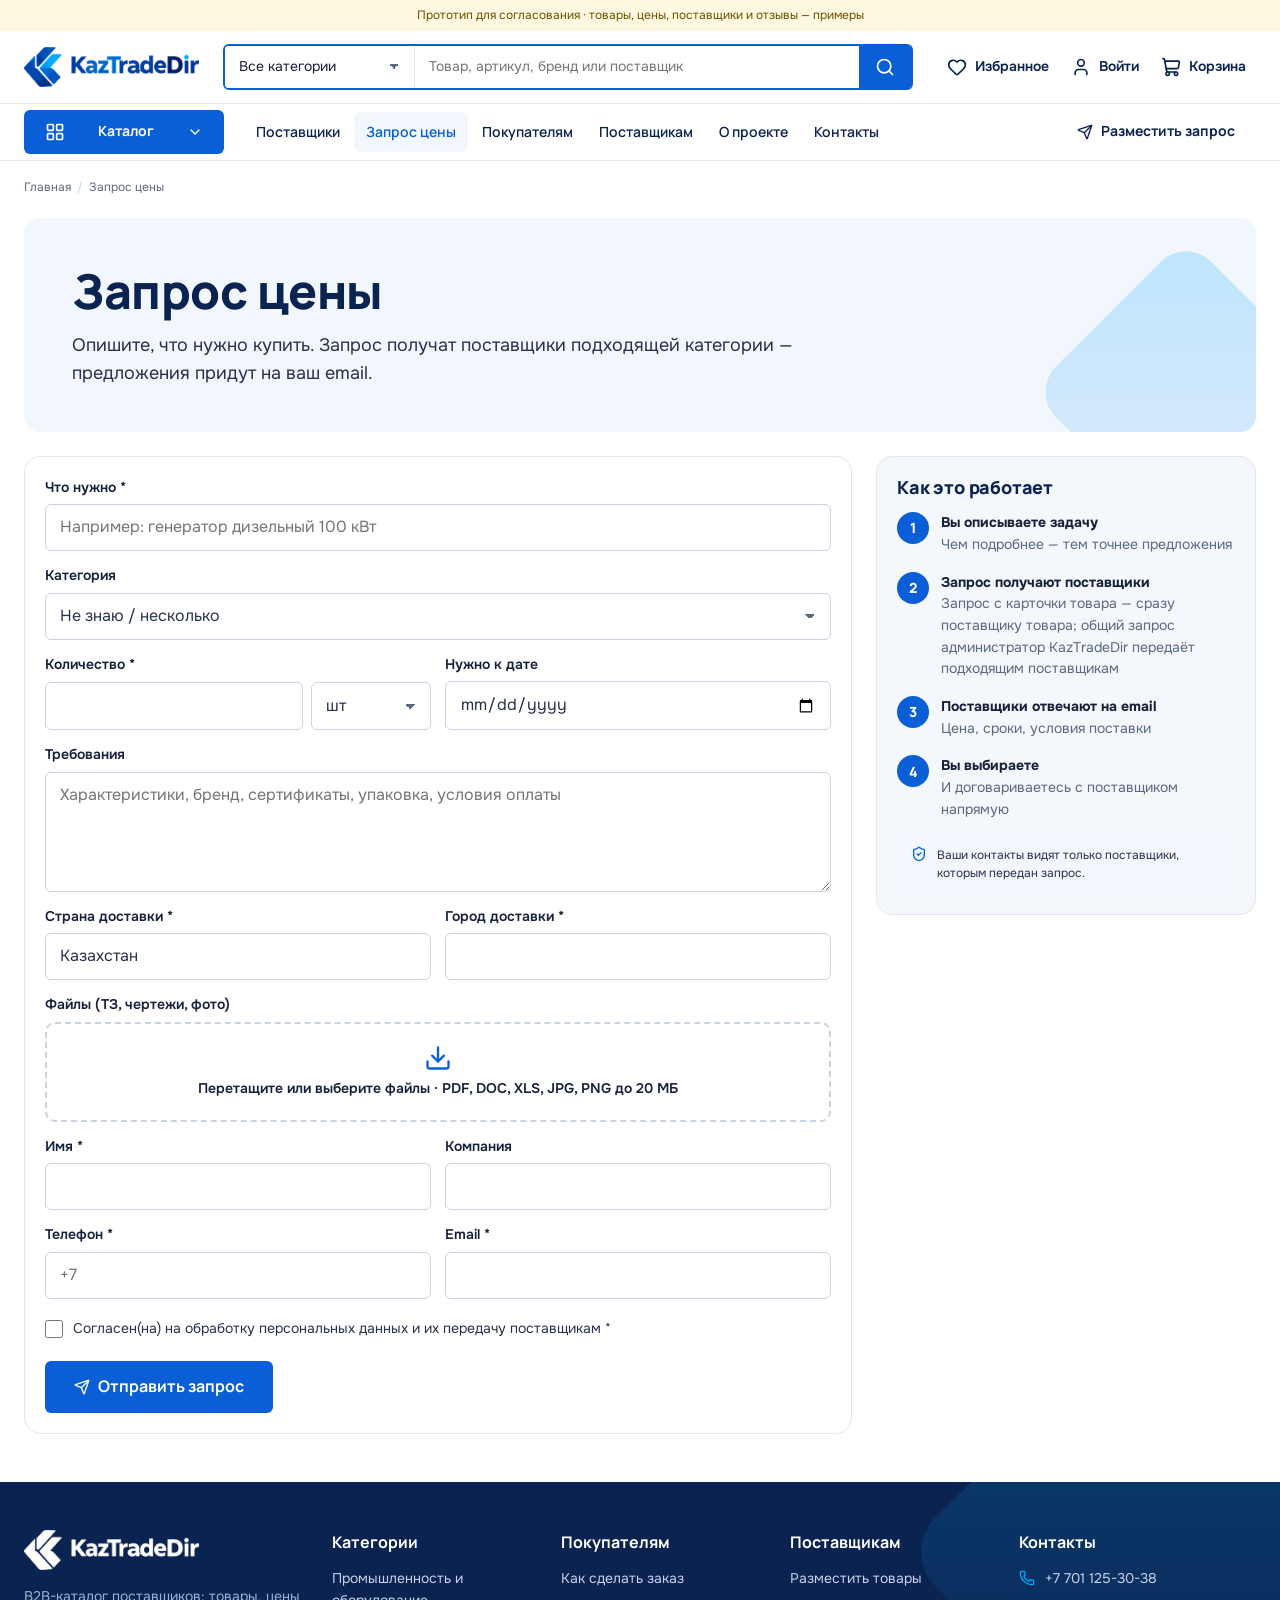
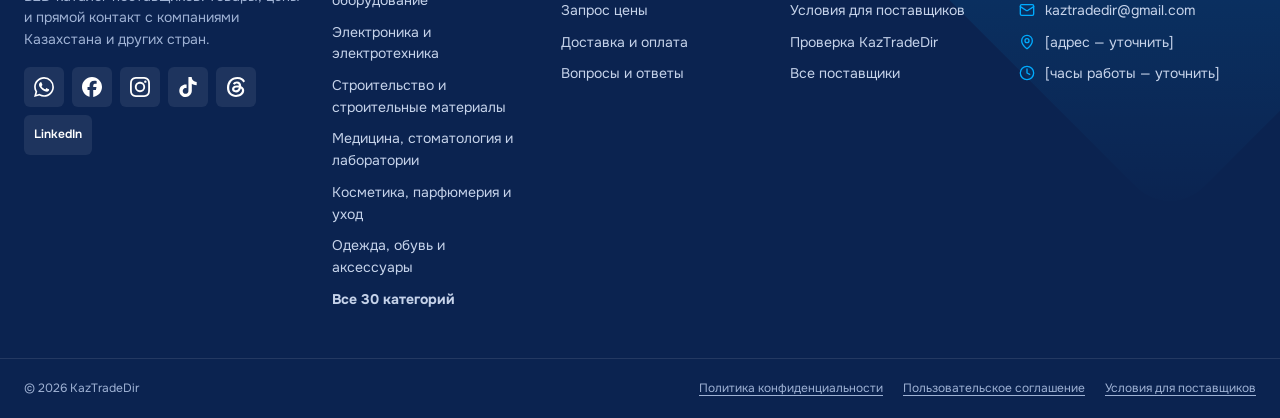
<file: rfq.html>
<!doctype html>
<html lang="ru">
<head>
	<meta charset="utf-8">
	<meta name="viewport" content="width=device-width, initial-scale=1">
	<title>Запрос цены — KazTradeDir</title>
	<meta name="description" content="Разместите запрос — поставщики пришлют цены и условия.">
	<meta name="robots" content="noindex, nofollow">
	<link rel="icon" href="assets/img/favicon-32.png" sizes="32x32">
	<link rel="apple-touch-icon" href="assets/img/apple-touch-icon.png">
	<link rel="preconnect" href="https://fonts.googleapis.com">
	<link rel="preconnect" href="https://fonts.gstatic.com" crossorigin>
	<link rel="stylesheet" href="https://fonts.googleapis.com/css2?family=Manrope:wght@600;700;800&family=Onest:wght@400;500;600;700&display=swap">
	<link rel="stylesheet" href="assets/css/tokens.css?v=0.5.3">
	<link rel="stylesheet" href="assets/css/base.css?v=0.5.3">
	<link rel="stylesheet" href="assets/css/components.css?v=0.5.3">
	<link rel="stylesheet" href="assets/css/layout.css?v=0.5.3">
	<link rel="stylesheet" href="assets/css/pages.css?v=0.5.3">
	<link rel="stylesheet" href="assets/css/suppliers.css?v=0.5.3">
	<link rel="stylesheet" href="assets/css/commerce.css?v=0.5.3">
	<link rel="stylesheet" href="assets/css/content.css?v=0.5.3">
	<script>window.gtranslateSettings = {"default_language":"ru","languages":["ru","kk","en","zh-CN"],"native_language_names":true,"wrapper_selector":".ktd-gt","select_language_label":"Язык"};</script>
	<script src="https://cdn.gtranslate.net/widgets/latest/dropdown.js" defer></script>
	<script type="module" src="assets/js/main.js?v=0.5.3"></script>
</head>
<body>
<div class="proto-bar">Прототип для согласования · товары, цены, поставщики и отзывы — примеры</div>
<a class="skip-link" href="#main">Перейти к содержимому</a>
<header class="site-header">
	<div class="container header-main">
		<button class="icon-btn header-burger" type="button" data-drawer-open="mobile-nav" aria-controls="mobile-nav" aria-expanded="false" aria-label="Открыть меню"><svg class="icon" aria-hidden="true"><use href="assets/icons.svg#i-menu"></use></svg></button>
		<a class="site-logo" href="index.html" aria-label="KazTradeDir — на главную"><img src="assets/img/logo.png" alt="KazTradeDir" width="175" height="40"></a>
		<form class="header-search" role="search" action="search.html">
			<label class="visually-hidden" for="search-cat">Категория поиска</label>
			<select class="select header-search__cat" id="search-cat" name="product_cat"><option value="">Все категории</option><option value="promyshlennost-i-oborudovanie">Промышленность и оборудование</option><option value="elektronika-i-elektrotehnika">Электроника и электротехника</option><option value="stroitelstvo-i-stroymaterialy">Строительство и строительные материалы</option><option value="meditsina-i-laboratorii">Медицина, стоматология и лаборатории</option><option value="kosmetika-i-parfyumeriya">Косметика, парфюмерия и уход</option><option value="odezhda-obuv-aksessuary">Одежда, обувь и аксессуары</option><option value="produkty-pitaniya-i-napitki">Продукты питания и напитки</option><option value="selskoe-hozyaystvo">Сельское хозяйство и животноводство</option><option value="himicheskaya-produktsiya">Химическая продукция и сырьё</option><option value="metally-i-mineraly">Металлы, минералы и сырьевые материалы</option><option value="mebel-i-tovary-dlya-doma">Мебель, интерьер и товары для дома</option><option value="avto-transport-zapchasti">Автомобили, транспорт и запчасти</option><option value="energetika">Энергетика и электрогенерация</option><option value="skladskoe-i-torgovoe-oborudovanie">Складское и торговое оборудование</option><option value="tekstil-i-tkani">Текстиль, ткани и материалы для производства</option><option value="nauka-i-izmereniya">Наука, измерения и контроль качества</option><option value="sport-otdyh-turizm">Спорт, отдых и туризм</option><option value="detskie-tovary">Детские товары, игрушки и образование</option><option value="oborudovanie-dlya-biznesa">Оборудование для бизнеса и сферы услуг</option><option value="bezopasnost-i-svyaz">Безопасность и связь</option><option value="vodosnabzhenie-otoplenie-ventilyatsiya">Водоснабжение, отопление и вентиляция</option><option value="bumaga-poligrafiya-ofis">Бумага, полиграфия и офисные товары</option><option value="tovary-dlya-zhivotnyh">Товары для животных</option><option value="ekologiya-i-pererabotka">Экология, переработка и очистка</option><option value="bytovaya-tehnika">Бытовая техника и товары повседневного спроса</option><option value="zapchasti-i-komplektuyushchie">Запасные части и комплектующие</option><option value="syre-i-polufabrikaty">Сырьё и полуфабрикаты для производства</option><option value="yuvelirnye-izdeliya">Ювелирные изделия и предметы роскоши</option><option value="muzyka-zvuk-razvlecheniya">Музыка, звук и развлечения</option><option value="robototehnika-i-avtomatizatsiya">Робототехника, автоматизация и новые технологии</option></select>
			<label class="visually-hidden" for="search-q">Поиск</label>
			<input class="header-search__input" id="search-q" type="search" name="s" placeholder="Товар, артикул, бренд или поставщик" autocomplete="off">
			<button class="header-search__btn" type="submit" aria-label="Найти"><svg class="icon" aria-hidden="true"><use href="assets/icons.svg#i-search"></use></svg></button>
		</form>
		<nav class="header-actions" aria-label="Личное">
			<a class="header-action header-action--fav" href="favorites.html"><svg class="icon" aria-hidden="true"><use href="assets/icons.svg#i-heart"></use></svg><span class="header-action__label">Избранное</span><span class="counter" data-fav-count></span></a>
			<a class="header-action header-action--account" href="login.html"><svg class="icon" aria-hidden="true"><use href="assets/icons.svg#i-user"></use></svg><span class="header-action__label">Войти</span></a>
			<a class="header-action" href="cart.html"><svg class="icon" aria-hidden="true"><use href="assets/icons.svg#i-shopping-cart"></use></svg><span class="header-action__label">Корзина</span><span class="counter" data-cart-count></span></a>
		</nav>
	</div>
	<div class="header-nav">
		<div class="container header-nav__inner">
			<button class="btn catalog-toggle" type="button" aria-expanded="false" aria-controls="mega-menu"><svg class="icon" aria-hidden="true"><use href="assets/icons.svg#i-layout-grid"></use></svg><span>Каталог</span><svg class="icon icon--sm catalog-toggle__chevron" aria-hidden="true"><use href="assets/icons.svg#i-chevron-down"></use></svg></button>
			<nav class="main-menu" aria-label="Основное меню"><a href="suppliers.html">Поставщики</a><a href="rfq.html" aria-current="page">Запрос цены</a><a href="faq.html">Покупателям</a><a href="become-supplier.html">Поставщикам</a><a href="#">О проекте</a><a href="#">Контакты</a></nav>
			<div class="lang-switch"><div class="ktd-gt"></div></div>
			<button class="btn btn--ghost header-nav__rfq" type="button" data-rfq-open=""><svg class="icon icon--sm" aria-hidden="true"><use href="assets/icons.svg#i-send"></use></svg>Разместить запрос</button>
		</div>
	</div>
	<div class="mega" id="mega-menu" hidden>
		<div class="container mega__inner">
			<nav class="mega__cats" aria-label="Категории каталога"><a class="mega__cat is-active" href="catalog.html" data-panel="mega-promyshlennost-i-oborudovanie"><svg class="icon" aria-hidden="true"><use href="assets/icons.svg#i-factory"></use></svg><span>Промышленность и оборудование</span><svg class="icon icon--sm" aria-hidden="true"><use href="assets/icons.svg#i-chevron-right"></use></svg></a><a class="mega__cat" href="catalog.html" data-panel="mega-elektronika-i-elektrotehnika"><svg class="icon" aria-hidden="true"><use href="assets/icons.svg#i-cpu"></use></svg><span>Электроника и электротехника</span><svg class="icon icon--sm" aria-hidden="true"><use href="assets/icons.svg#i-chevron-right"></use></svg></a><a class="mega__cat" href="catalog.html" data-panel="mega-stroitelstvo-i-stroymaterialy"><svg class="icon" aria-hidden="true"><use href="assets/icons.svg#i-hard-hat"></use></svg><span>Строительство и строительные материалы</span><svg class="icon icon--sm" aria-hidden="true"><use href="assets/icons.svg#i-chevron-right"></use></svg></a><a class="mega__cat" href="catalog.html" data-panel="mega-meditsina-i-laboratorii"><svg class="icon" aria-hidden="true"><use href="assets/icons.svg#i-stethoscope"></use></svg><span>Медицина, стоматология и лаборатории</span><svg class="icon icon--sm" aria-hidden="true"><use href="assets/icons.svg#i-chevron-right"></use></svg></a><a class="mega__cat" href="catalog.html" data-panel="mega-kosmetika-i-parfyumeriya"><svg class="icon" aria-hidden="true"><use href="assets/icons.svg#i-sparkles"></use></svg><span>Косметика, парфюмерия и уход</span><svg class="icon icon--sm" aria-hidden="true"><use href="assets/icons.svg#i-chevron-right"></use></svg></a><a class="mega__cat" href="catalog.html" data-panel="mega-odezhda-obuv-aksessuary"><svg class="icon" aria-hidden="true"><use href="assets/icons.svg#i-shirt"></use></svg><span>Одежда, обувь и аксессуары</span><svg class="icon icon--sm" aria-hidden="true"><use href="assets/icons.svg#i-chevron-right"></use></svg></a><a class="mega__cat" href="catalog.html" data-panel="mega-produkty-pitaniya-i-napitki"><svg class="icon" aria-hidden="true"><use href="assets/icons.svg#i-apple"></use></svg><span>Продукты питания и напитки</span><svg class="icon icon--sm" aria-hidden="true"><use href="assets/icons.svg#i-chevron-right"></use></svg></a><a class="mega__cat" href="catalog.html" data-panel="mega-selskoe-hozyaystvo"><svg class="icon" aria-hidden="true"><use href="assets/icons.svg#i-tractor"></use></svg><span>Сельское хозяйство и животноводство</span><svg class="icon icon--sm" aria-hidden="true"><use href="assets/icons.svg#i-chevron-right"></use></svg></a><a class="mega__cat" href="catalog.html" data-panel="mega-himicheskaya-produktsiya"><svg class="icon" aria-hidden="true"><use href="assets/icons.svg#i-flask-conical"></use></svg><span>Химическая продукция и сырьё</span><svg class="icon icon--sm" aria-hidden="true"><use href="assets/icons.svg#i-chevron-right"></use></svg></a><a class="mega__cat" href="catalog.html" data-panel="mega-metally-i-mineraly"><svg class="icon" aria-hidden="true"><use href="assets/icons.svg#i-pickaxe"></use></svg><span>Металлы, минералы и сырьевые материалы</span><svg class="icon icon--sm" aria-hidden="true"><use href="assets/icons.svg#i-chevron-right"></use></svg></a><a class="mega__cat" href="catalog.html" data-panel="mega-mebel-i-tovary-dlya-doma"><svg class="icon" aria-hidden="true"><use href="assets/icons.svg#i-sofa"></use></svg><span>Мебель, интерьер и товары для дома</span><svg class="icon icon--sm" aria-hidden="true"><use href="assets/icons.svg#i-chevron-right"></use></svg></a><a class="mega__cat" href="catalog.html" data-panel="mega-avto-transport-zapchasti"><svg class="icon" aria-hidden="true"><use href="assets/icons.svg#i-car"></use></svg><span>Автомобили, транспорт и запчасти</span><svg class="icon icon--sm" aria-hidden="true"><use href="assets/icons.svg#i-chevron-right"></use></svg></a><a class="mega__cat" href="catalog.html" data-panel="mega-energetika"><svg class="icon" aria-hidden="true"><use href="assets/icons.svg#i-zap"></use></svg><span>Энергетика и электрогенерация</span><svg class="icon icon--sm" aria-hidden="true"><use href="assets/icons.svg#i-chevron-right"></use></svg></a><a class="mega__cat" href="catalog.html" data-panel="mega-skladskoe-i-torgovoe-oborudovanie"><svg class="icon" aria-hidden="true"><use href="assets/icons.svg#i-warehouse"></use></svg><span>Складское и торговое оборудование</span><svg class="icon icon--sm" aria-hidden="true"><use href="assets/icons.svg#i-chevron-right"></use></svg></a><a class="mega__cat" href="catalog.html" data-panel="mega-tekstil-i-tkani"><svg class="icon" aria-hidden="true"><use href="assets/icons.svg#i-scissors"></use></svg><span>Текстиль, ткани и материалы для производства</span><svg class="icon icon--sm" aria-hidden="true"><use href="assets/icons.svg#i-chevron-right"></use></svg></a><a class="mega__cat" href="catalog.html" data-panel="mega-nauka-i-izmereniya"><svg class="icon" aria-hidden="true"><use href="assets/icons.svg#i-microscope"></use></svg><span>Наука, измерения и контроль качества</span><svg class="icon icon--sm" aria-hidden="true"><use href="assets/icons.svg#i-chevron-right"></use></svg></a><a class="mega__cat" href="catalog.html" data-panel="mega-sport-otdyh-turizm"><svg class="icon" aria-hidden="true"><use href="assets/icons.svg#i-dumbbell"></use></svg><span>Спорт, отдых и туризм</span><svg class="icon icon--sm" aria-hidden="true"><use href="assets/icons.svg#i-chevron-right"></use></svg></a><a class="mega__cat" href="catalog.html" data-panel="mega-detskie-tovary"><svg class="icon" aria-hidden="true"><use href="assets/icons.svg#i-baby"></use></svg><span>Детские товары, игрушки и образование</span><svg class="icon icon--sm" aria-hidden="true"><use href="assets/icons.svg#i-chevron-right"></use></svg></a><a class="mega__cat" href="catalog.html" data-panel="mega-oborudovanie-dlya-biznesa"><svg class="icon" aria-hidden="true"><use href="assets/icons.svg#i-briefcase-business"></use></svg><span>Оборудование для бизнеса и сферы услуг</span><svg class="icon icon--sm" aria-hidden="true"><use href="assets/icons.svg#i-chevron-right"></use></svg></a><a class="mega__cat" href="catalog.html" data-panel="mega-bezopasnost-i-svyaz"><svg class="icon" aria-hidden="true"><use href="assets/icons.svg#i-shield"></use></svg><span>Безопасность и связь</span><svg class="icon icon--sm" aria-hidden="true"><use href="assets/icons.svg#i-chevron-right"></use></svg></a><a class="mega__cat" href="catalog.html" data-panel="mega-vodosnabzhenie-otoplenie-ventilyatsiya"><svg class="icon" aria-hidden="true"><use href="assets/icons.svg#i-droplets"></use></svg><span>Водоснабжение, отопление и вентиляция</span><svg class="icon icon--sm" aria-hidden="true"><use href="assets/icons.svg#i-chevron-right"></use></svg></a><a class="mega__cat" href="catalog.html" data-panel="mega-bumaga-poligrafiya-ofis"><svg class="icon" aria-hidden="true"><use href="assets/icons.svg#i-printer"></use></svg><span>Бумага, полиграфия и офисные товары</span><svg class="icon icon--sm" aria-hidden="true"><use href="assets/icons.svg#i-chevron-right"></use></svg></a><a class="mega__cat" href="catalog.html" data-panel="mega-tovary-dlya-zhivotnyh"><svg class="icon" aria-hidden="true"><use href="assets/icons.svg#i-paw-print"></use></svg><span>Товары для животных</span><svg class="icon icon--sm" aria-hidden="true"><use href="assets/icons.svg#i-chevron-right"></use></svg></a><a class="mega__cat" href="catalog.html" data-panel="mega-ekologiya-i-pererabotka"><svg class="icon" aria-hidden="true"><use href="assets/icons.svg#i-recycle"></use></svg><span>Экология, переработка и очистка</span><svg class="icon icon--sm" aria-hidden="true"><use href="assets/icons.svg#i-chevron-right"></use></svg></a><a class="mega__cat" href="catalog.html" data-panel="mega-bytovaya-tehnika"><svg class="icon" aria-hidden="true"><use href="assets/icons.svg#i-washing-machine"></use></svg><span>Бытовая техника и товары повседневного спроса</span><svg class="icon icon--sm" aria-hidden="true"><use href="assets/icons.svg#i-chevron-right"></use></svg></a><a class="mega__cat" href="catalog.html" data-panel="mega-zapchasti-i-komplektuyushchie"><svg class="icon" aria-hidden="true"><use href="assets/icons.svg#i-cog"></use></svg><span>Запасные части и комплектующие</span><svg class="icon icon--sm" aria-hidden="true"><use href="assets/icons.svg#i-chevron-right"></use></svg></a><a class="mega__cat" href="catalog.html" data-panel="mega-syre-i-polufabrikaty"><svg class="icon" aria-hidden="true"><use href="assets/icons.svg#i-boxes"></use></svg><span>Сырьё и полуфабрикаты для производства</span><svg class="icon icon--sm" aria-hidden="true"><use href="assets/icons.svg#i-chevron-right"></use></svg></a><a class="mega__cat" href="catalog.html" data-panel="mega-yuvelirnye-izdeliya"><svg class="icon" aria-hidden="true"><use href="assets/icons.svg#i-gem"></use></svg><span>Ювелирные изделия и предметы роскоши</span><svg class="icon icon--sm" aria-hidden="true"><use href="assets/icons.svg#i-chevron-right"></use></svg></a><a class="mega__cat" href="catalog.html" data-panel="mega-muzyka-zvuk-razvlecheniya"><svg class="icon" aria-hidden="true"><use href="assets/icons.svg#i-music"></use></svg><span>Музыка, звук и развлечения</span><svg class="icon icon--sm" aria-hidden="true"><use href="assets/icons.svg#i-chevron-right"></use></svg></a><a class="mega__cat" href="catalog.html" data-panel="mega-robototehnika-i-avtomatizatsiya"><svg class="icon" aria-hidden="true"><use href="assets/icons.svg#i-bot"></use></svg><span>Робототехника, автоматизация и новые технологии</span><svg class="icon icon--sm" aria-hidden="true"><use href="assets/icons.svg#i-chevron-right"></use></svg></a></nav>
			<div><div class="mega__panel" id="mega-promyshlennost-i-oborudovanie"><h3><svg class="icon icon--lg" aria-hidden="true"><use href="assets/icons.svg#i-factory"></use></svg>Промышленность и оборудование</h3><div class="mega__subs"><a href="catalog.html">Станки и производственные линии</a><a href="catalog.html">Насосы и компрессоры</a><a href="catalog.html">Генераторы и сварочное оборудование</a><a href="catalog.html">Подъёмное оборудование</a><a href="catalog.html">Пищевое и упаковочное оборудование</a><a href="catalog.html">Инструмент</a></div><a class="mega__all" href="catalog.html">Все товары категории <svg class="icon icon--sm" aria-hidden="true"><use href="assets/icons.svg#i-arrow-right"></use></svg></a></div><div class="mega__panel" id="mega-elektronika-i-elektrotehnika" hidden><h3><svg class="icon icon--lg" aria-hidden="true"><use href="assets/icons.svg#i-cpu"></use></svg>Электроника и электротехника</h3><div class="mega__subs"><a href="catalog.html">Кабель и провод</a><a href="catalog.html">Электрощитовое оборудование</a><a href="catalog.html">Освещение</a><a href="catalog.html">Электроустановочные изделия</a><a href="catalog.html">Компьютеры и оргтехника</a><a href="catalog.html">Электронные компоненты</a></div><a class="mega__all" href="catalog.html">Все товары категории <svg class="icon icon--sm" aria-hidden="true"><use href="assets/icons.svg#i-arrow-right"></use></svg></a></div><div class="mega__panel" id="mega-stroitelstvo-i-stroymaterialy" hidden><h3><svg class="icon icon--lg" aria-hidden="true"><use href="assets/icons.svg#i-hard-hat"></use></svg>Строительство и строительные материалы</h3><div class="mega__subs"><a href="catalog.html">Цемент и сухие смеси</a><a href="catalog.html">Кирпич и блоки</a><a href="catalog.html">Металлопрокат для стройки</a><a href="catalog.html">Кровля и фасад</a><a href="catalog.html">Изоляция</a><a href="catalog.html">Отделочные материалы</a><a href="catalog.html">Строительная техника</a></div><a class="mega__all" href="catalog.html">Все товары категории <svg class="icon icon--sm" aria-hidden="true"><use href="assets/icons.svg#i-arrow-right"></use></svg></a></div><div class="mega__panel" id="mega-meditsina-i-laboratorii" hidden><h3><svg class="icon icon--lg" aria-hidden="true"><use href="assets/icons.svg#i-stethoscope"></use></svg>Медицина, стоматология и лаборатории</h3><div class="mega__subs"><a href="catalog.html">Медицинское оборудование</a><a href="catalog.html">Стоматология</a><a href="catalog.html">Лабораторное оборудование</a><a href="catalog.html">Расходные материалы</a><a href="catalog.html">Средства защиты</a><a href="catalog.html">Мебель для клиник</a></div><a class="mega__all" href="catalog.html">Все товары категории <svg class="icon icon--sm" aria-hidden="true"><use href="assets/icons.svg#i-arrow-right"></use></svg></a></div><div class="mega__panel" id="mega-kosmetika-i-parfyumeriya" hidden><h3><svg class="icon icon--lg" aria-hidden="true"><use href="assets/icons.svg#i-sparkles"></use></svg>Косметика, парфюмерия и уход</h3><div class="mega__subs"><a href="catalog.html">Уход за кожей</a><a href="catalog.html">Уход за волосами</a><a href="catalog.html">Декоративная косметика</a><a href="catalog.html">Парфюмерия</a><a href="catalog.html">Профессиональная косметика</a></div><a class="mega__all" href="catalog.html">Все товары категории <svg class="icon icon--sm" aria-hidden="true"><use href="assets/icons.svg#i-arrow-right"></use></svg></a></div><div class="mega__panel" id="mega-odezhda-obuv-aksessuary" hidden><h3><svg class="icon icon--lg" aria-hidden="true"><use href="assets/icons.svg#i-shirt"></use></svg>Одежда, обувь и аксессуары</h3><div class="mega__subs"><a href="catalog.html">Спецодежда и СИЗ</a><a href="catalog.html">Мужская одежда</a><a href="catalog.html">Женская одежда</a><a href="catalog.html">Детская одежда</a><a href="catalog.html">Обувь</a><a href="catalog.html">Аксессуары</a></div><a class="mega__all" href="catalog.html">Все товары категории <svg class="icon icon--sm" aria-hidden="true"><use href="assets/icons.svg#i-arrow-right"></use></svg></a></div><div class="mega__panel" id="mega-produkty-pitaniya-i-napitki" hidden><h3><svg class="icon icon--lg" aria-hidden="true"><use href="assets/icons.svg#i-apple"></use></svg>Продукты питания и напитки</h3><div class="mega__subs"><a href="catalog.html">Мясо и птица</a><a href="catalog.html">Молочная продукция</a><a href="catalog.html">Бакалея и крупы</a><a href="catalog.html">Кондитерские изделия</a><a href="catalog.html">Напитки</a><a href="catalog.html">Фрукты и овощи</a></div><a class="mega__all" href="catalog.html">Все товары категории <svg class="icon icon--sm" aria-hidden="true"><use href="assets/icons.svg#i-arrow-right"></use></svg></a></div><div class="mega__panel" id="mega-selskoe-hozyaystvo" hidden><h3><svg class="icon icon--lg" aria-hidden="true"><use href="assets/icons.svg#i-tractor"></use></svg>Сельское хозяйство и животноводство</h3><div class="mega__subs"><a href="catalog.html">Сельхозтехника</a><a href="catalog.html">Семена и саженцы</a><a href="catalog.html">Удобрения и СЗР</a><a href="catalog.html">Корма и добавки</a><a href="catalog.html">Оборудование для ферм</a><a href="catalog.html">Поливные системы</a></div><a class="mega__all" href="catalog.html">Все товары категории <svg class="icon icon--sm" aria-hidden="true"><use href="assets/icons.svg#i-arrow-right"></use></svg></a></div><div class="mega__panel" id="mega-himicheskaya-produktsiya" hidden><h3><svg class="icon icon--lg" aria-hidden="true"><use href="assets/icons.svg#i-flask-conical"></use></svg>Химическая продукция и сырьё</h3><div class="mega__subs"><a href="catalog.html">Промышленная химия</a><a href="catalog.html">Лакокрасочные материалы</a><a href="catalog.html">Бытовая химия</a><a href="catalog.html">Полимеры и пластмассы</a><a href="catalog.html">Реактивы</a></div><a class="mega__all" href="catalog.html">Все товары категории <svg class="icon icon--sm" aria-hidden="true"><use href="assets/icons.svg#i-arrow-right"></use></svg></a></div><div class="mega__panel" id="mega-metally-i-mineraly" hidden><h3><svg class="icon icon--lg" aria-hidden="true"><use href="assets/icons.svg#i-pickaxe"></use></svg>Металлы, минералы и сырьевые материалы</h3><div class="mega__subs"><a href="catalog.html">Чёрный металлопрокат</a><a href="catalog.html">Цветные металлы</a><a href="catalog.html">Трубы</a><a href="catalog.html">Метизы</a><a href="catalog.html">Нерудные материалы</a><a href="catalog.html">Руды и концентраты</a></div><a class="mega__all" href="catalog.html">Все товары категории <svg class="icon icon--sm" aria-hidden="true"><use href="assets/icons.svg#i-arrow-right"></use></svg></a></div><div class="mega__panel" id="mega-mebel-i-tovary-dlya-doma" hidden><h3><svg class="icon icon--lg" aria-hidden="true"><use href="assets/icons.svg#i-sofa"></use></svg>Мебель, интерьер и товары для дома</h3><div class="mega__subs"><a href="catalog.html">Офисная мебель</a><a href="catalog.html">Мебель для дома</a><a href="catalog.html">Мебель для HoReCa</a><a href="catalog.html">Текстиль для дома</a><a href="catalog.html">Посуда</a><a href="catalog.html">Декор</a></div><a class="mega__all" href="catalog.html">Все товары категории <svg class="icon icon--sm" aria-hidden="true"><use href="assets/icons.svg#i-arrow-right"></use></svg></a></div><div class="mega__panel" id="mega-avto-transport-zapchasti" hidden><h3><svg class="icon icon--lg" aria-hidden="true"><use href="assets/icons.svg#i-car"></use></svg>Автомобили, транспорт и запчасти</h3><div class="mega__subs"><a href="catalog.html">Легковые автомобили</a><a href="catalog.html">Грузовой транспорт</a><a href="catalog.html">Спецтехника</a><a href="catalog.html">Шины и диски</a><a href="catalog.html">Масла и автохимия</a><a href="catalog.html">Автоаксессуары</a></div><a class="mega__all" href="catalog.html">Все товары категории <svg class="icon icon--sm" aria-hidden="true"><use href="assets/icons.svg#i-arrow-right"></use></svg></a></div><div class="mega__panel" id="mega-energetika" hidden><h3><svg class="icon icon--lg" aria-hidden="true"><use href="assets/icons.svg#i-zap"></use></svg>Энергетика и электрогенерация</h3><div class="mega__subs"><a href="catalog.html">Генераторы и электростанции</a><a href="catalog.html">Солнечная энергетика</a><a href="catalog.html">ИБП и стабилизаторы</a><a href="catalog.html">Трансформаторы</a><a href="catalog.html">Аккумуляторы</a></div><a class="mega__all" href="catalog.html">Все товары категории <svg class="icon icon--sm" aria-hidden="true"><use href="assets/icons.svg#i-arrow-right"></use></svg></a></div><div class="mega__panel" id="mega-skladskoe-i-torgovoe-oborudovanie" hidden><h3><svg class="icon icon--lg" aria-hidden="true"><use href="assets/icons.svg#i-warehouse"></use></svg>Складское и торговое оборудование</h3><div class="mega__subs"><a href="catalog.html">Стеллажи</a><a href="catalog.html">Складская техника</a><a href="catalog.html">Торговое оборудование</a><a href="catalog.html">Холодильное оборудование</a><a href="catalog.html">Весы</a><a href="catalog.html">Упаковка</a></div><a class="mega__all" href="catalog.html">Все товары категории <svg class="icon icon--sm" aria-hidden="true"><use href="assets/icons.svg#i-arrow-right"></use></svg></a></div><div class="mega__panel" id="mega-tekstil-i-tkani" hidden><h3><svg class="icon icon--lg" aria-hidden="true"><use href="assets/icons.svg#i-scissors"></use></svg>Текстиль, ткани и материалы для производства</h3><div class="mega__subs"><a href="catalog.html">Ткани</a><a href="catalog.html">Нитки и фурнитура</a><a href="catalog.html">Нетканые материалы</a><a href="catalog.html">Технический текстиль</a><a href="catalog.html">Кожа и кожзаменители</a></div><a class="mega__all" href="catalog.html">Все товары категории <svg class="icon icon--sm" aria-hidden="true"><use href="assets/icons.svg#i-arrow-right"></use></svg></a></div><div class="mega__panel" id="mega-nauka-i-izmereniya" hidden><h3><svg class="icon icon--lg" aria-hidden="true"><use href="assets/icons.svg#i-microscope"></use></svg>Наука, измерения и контроль качества</h3><div class="mega__subs"><a href="catalog.html">Измерительные приборы</a><a href="catalog.html">Лабораторные анализаторы</a><a href="catalog.html">Неразрушающий контроль</a><a href="catalog.html">Метрология и калибровка</a><a href="catalog.html">Геодезическое оборудование</a></div><a class="mega__all" href="catalog.html">Все товары категории <svg class="icon icon--sm" aria-hidden="true"><use href="assets/icons.svg#i-arrow-right"></use></svg></a></div><div class="mega__panel" id="mega-sport-otdyh-turizm" hidden><h3><svg class="icon icon--lg" aria-hidden="true"><use href="assets/icons.svg#i-dumbbell"></use></svg>Спорт, отдых и туризм</h3><div class="mega__subs"><a href="catalog.html">Тренажёры</a><a href="catalog.html">Спортивный инвентарь</a><a href="catalog.html">Туризм и кемпинг</a><a href="catalog.html">Оборудование для площадок</a></div><a class="mega__all" href="catalog.html">Все товары категории <svg class="icon icon--sm" aria-hidden="true"><use href="assets/icons.svg#i-arrow-right"></use></svg></a></div><div class="mega__panel" id="mega-detskie-tovary" hidden><h3><svg class="icon icon--lg" aria-hidden="true"><use href="assets/icons.svg#i-baby"></use></svg>Детские товары, игрушки и образование</h3><div class="mega__subs"><a href="catalog.html">Игрушки</a><a href="catalog.html">Детская мебель</a><a href="catalog.html">Учебное оборудование</a><a href="catalog.html">Канцтовары для школы</a></div><a class="mega__all" href="catalog.html">Все товары категории <svg class="icon icon--sm" aria-hidden="true"><use href="assets/icons.svg#i-arrow-right"></use></svg></a></div><div class="mega__panel" id="mega-oborudovanie-dlya-biznesa" hidden><h3><svg class="icon icon--lg" aria-hidden="true"><use href="assets/icons.svg#i-briefcase-business"></use></svg>Оборудование для бизнеса и сферы услуг</h3><div class="mega__subs"><a href="catalog.html">Оборудование для HoReCa</a><a href="catalog.html">Клининг</a><a href="catalog.html">Прачечное оборудование</a><a href="catalog.html">Салоны красоты</a><a href="catalog.html">Кассы и POS</a></div><a class="mega__all" href="catalog.html">Все товары категории <svg class="icon icon--sm" aria-hidden="true"><use href="assets/icons.svg#i-arrow-right"></use></svg></a></div><div class="mega__panel" id="mega-bezopasnost-i-svyaz" hidden><h3><svg class="icon icon--lg" aria-hidden="true"><use href="assets/icons.svg#i-shield"></use></svg>Безопасность и связь</h3><div class="mega__subs"><a href="catalog.html">Видеонаблюдение</a><a href="catalog.html">Охранная и пожарная сигнализация</a><a href="catalog.html">Контроль доступа</a><a href="catalog.html">Сетевое и телеком-оборудование</a><a href="catalog.html">Пожаротушение</a></div><a class="mega__all" href="catalog.html">Все товары категории <svg class="icon icon--sm" aria-hidden="true"><use href="assets/icons.svg#i-arrow-right"></use></svg></a></div><div class="mega__panel" id="mega-vodosnabzhenie-otoplenie-ventilyatsiya" hidden><h3><svg class="icon icon--lg" aria-hidden="true"><use href="assets/icons.svg#i-droplets"></use></svg>Водоснабжение, отопление и вентиляция</h3><div class="mega__subs"><a href="catalog.html">Котлы и отопление</a><a href="catalog.html">Насосы для воды</a><a href="catalog.html">Трубы и фитинги</a><a href="catalog.html">Вентиляция и кондиционирование</a><a href="catalog.html">Водоочистка</a><a href="catalog.html">Сантехника</a></div><a class="mega__all" href="catalog.html">Все товары категории <svg class="icon icon--sm" aria-hidden="true"><use href="assets/icons.svg#i-arrow-right"></use></svg></a></div><div class="mega__panel" id="mega-bumaga-poligrafiya-ofis" hidden><h3><svg class="icon icon--lg" aria-hidden="true"><use href="assets/icons.svg#i-printer"></use></svg>Бумага, полиграфия и офисные товары</h3><div class="mega__subs"><a href="catalog.html">Бумага и картон</a><a href="catalog.html">Полиграфическое оборудование</a><a href="catalog.html">Канцелярия</a><a href="catalog.html">Расходники для печати</a></div><a class="mega__all" href="catalog.html">Все товары категории <svg class="icon icon--sm" aria-hidden="true"><use href="assets/icons.svg#i-arrow-right"></use></svg></a></div><div class="mega__panel" id="mega-tovary-dlya-zhivotnyh" hidden><h3><svg class="icon icon--lg" aria-hidden="true"><use href="assets/icons.svg#i-paw-print"></use></svg>Товары для животных</h3><div class="mega__subs"><a href="catalog.html">Корма</a><a href="catalog.html">Ветеринарные препараты</a><a href="catalog.html">Аксессуары и амуниция</a><a href="catalog.html">Зоогигиена</a></div><a class="mega__all" href="catalog.html">Все товары категории <svg class="icon icon--sm" aria-hidden="true"><use href="assets/icons.svg#i-arrow-right"></use></svg></a></div><div class="mega__panel" id="mega-ekologiya-i-pererabotka" hidden><h3><svg class="icon icon--lg" aria-hidden="true"><use href="assets/icons.svg#i-recycle"></use></svg>Экология, переработка и очистка</h3><div class="mega__subs"><a href="catalog.html">Оборудование для переработки</a><a href="catalog.html">Очистные сооружения</a><a href="catalog.html">Контейнеры для отходов</a><a href="catalog.html">Вторсырьё</a></div><a class="mega__all" href="catalog.html">Все товары категории <svg class="icon icon--sm" aria-hidden="true"><use href="assets/icons.svg#i-arrow-right"></use></svg></a></div><div class="mega__panel" id="mega-bytovaya-tehnika" hidden><h3><svg class="icon icon--lg" aria-hidden="true"><use href="assets/icons.svg#i-washing-machine"></use></svg>Бытовая техника и товары повседневного спроса</h3><div class="mega__subs"><a href="catalog.html">Крупная бытовая техника</a><a href="catalog.html">Мелкая бытовая техника</a><a href="catalog.html">Климатическая техника</a><a href="catalog.html">Хозтовары</a></div><a class="mega__all" href="catalog.html">Все товары категории <svg class="icon icon--sm" aria-hidden="true"><use href="assets/icons.svg#i-arrow-right"></use></svg></a></div><div class="mega__panel" id="mega-zapchasti-i-komplektuyushchie" hidden><h3><svg class="icon icon--lg" aria-hidden="true"><use href="assets/icons.svg#i-cog"></use></svg>Запасные части и комплектующие</h3><div class="mega__subs"><a href="catalog.html">Подшипники</a><a href="catalog.html">Приводы и редукторы</a><a href="catalog.html">Гидравлика и пневматика</a><a href="catalog.html">Уплотнения и РТИ</a><a href="catalog.html">Электродвигатели</a><a href="catalog.html">Запчасти к спецтехнике</a></div><a class="mega__all" href="catalog.html">Все товары категории <svg class="icon icon--sm" aria-hidden="true"><use href="assets/icons.svg#i-arrow-right"></use></svg></a></div><div class="mega__panel" id="mega-syre-i-polufabrikaty" hidden><h3><svg class="icon icon--lg" aria-hidden="true"><use href="assets/icons.svg#i-boxes"></use></svg>Сырьё и полуфабрикаты для производства</h3><div class="mega__subs"><a href="catalog.html">Пищевое сырьё</a><a href="catalog.html">Полимерное сырьё</a><a href="catalog.html">Древесина и пиломатериалы</a><a href="catalog.html">Бумажное сырьё</a><a href="catalog.html">Металлические заготовки</a></div><a class="mega__all" href="catalog.html">Все товары категории <svg class="icon icon--sm" aria-hidden="true"><use href="assets/icons.svg#i-arrow-right"></use></svg></a></div><div class="mega__panel" id="mega-yuvelirnye-izdeliya" hidden><h3><svg class="icon icon--lg" aria-hidden="true"><use href="assets/icons.svg#i-gem"></use></svg>Ювелирные изделия и предметы роскоши</h3><div class="mega__subs"><a href="catalog.html">Украшения</a><a href="catalog.html">Часы</a><a href="catalog.html">Сувениры и подарки</a><a href="catalog.html">Аксессуары премиум</a></div><a class="mega__all" href="catalog.html">Все товары категории <svg class="icon icon--sm" aria-hidden="true"><use href="assets/icons.svg#i-arrow-right"></use></svg></a></div><div class="mega__panel" id="mega-muzyka-zvuk-razvlecheniya" hidden><h3><svg class="icon icon--lg" aria-hidden="true"><use href="assets/icons.svg#i-music"></use></svg>Музыка, звук и развлечения</h3><div class="mega__subs"><a href="catalog.html">Звуковое оборудование</a><a href="catalog.html">Музыкальные инструменты</a><a href="catalog.html">Световое оборудование</a><a href="catalog.html">Аттракционы</a></div><a class="mega__all" href="catalog.html">Все товары категории <svg class="icon icon--sm" aria-hidden="true"><use href="assets/icons.svg#i-arrow-right"></use></svg></a></div><div class="mega__panel" id="mega-robototehnika-i-avtomatizatsiya" hidden><h3><svg class="icon icon--lg" aria-hidden="true"><use href="assets/icons.svg#i-bot"></use></svg>Робототехника, автоматизация и новые технологии</h3><div class="mega__subs"><a href="catalog.html">Промышленные роботы</a><a href="catalog.html">Контроллеры и ПЛК</a><a href="catalog.html">Датчики</a><a href="catalog.html">Дроны</a><a href="catalog.html">IoT и умный дом</a><a href="catalog.html">3D-печать</a></div><a class="mega__all" href="catalog.html">Все товары категории <svg class="icon icon--sm" aria-hidden="true"><use href="assets/icons.svg#i-arrow-right"></use></svg></a></div></div>
		</div>
	</div>
</header>
<aside class="drawer" id="mobile-nav" aria-label="Меню">
	<div class="drawer__head"><img src="assets/img/logo.png" alt="KazTradeDir" width="140" height="32"><button class="icon-btn" type="button" data-drawer-close aria-label="Закрыть меню"><svg class="icon" aria-hidden="true"><use href="assets/icons.svg#i-x"></use></svg></button></div>
	<div class="drawer__body mobile-nav">
		<div class="mobile-nav__lang"><div class="lang-switch"><div class="ktd-gt"></div></div></div>
		<div class="mobile-nav__section"><p class="mobile-nav__title">Каталог</p><details><summary><svg class="icon" aria-hidden="true"><use href="assets/icons.svg#i-factory"></use></svg><span>Промышленность и оборудование</span><svg class="icon icon--sm" aria-hidden="true"><use href="assets/icons.svg#i-chevron-down"></use></svg></summary><ul><li><a href="catalog.html"><b>Все товары категории</b></a></li><li><a href="catalog.html">Станки и производственные линии</a></li><li><a href="catalog.html">Насосы и компрессоры</a></li><li><a href="catalog.html">Генераторы и сварочное оборудование</a></li><li><a href="catalog.html">Подъёмное оборудование</a></li><li><a href="catalog.html">Пищевое и упаковочное оборудование</a></li><li><a href="catalog.html">Инструмент</a></li></ul></details><details><summary><svg class="icon" aria-hidden="true"><use href="assets/icons.svg#i-cpu"></use></svg><span>Электроника и электротехника</span><svg class="icon icon--sm" aria-hidden="true"><use href="assets/icons.svg#i-chevron-down"></use></svg></summary><ul><li><a href="catalog.html"><b>Все товары категории</b></a></li><li><a href="catalog.html">Кабель и провод</a></li><li><a href="catalog.html">Электрощитовое оборудование</a></li><li><a href="catalog.html">Освещение</a></li><li><a href="catalog.html">Электроустановочные изделия</a></li><li><a href="catalog.html">Компьютеры и оргтехника</a></li><li><a href="catalog.html">Электронные компоненты</a></li></ul></details><details><summary><svg class="icon" aria-hidden="true"><use href="assets/icons.svg#i-hard-hat"></use></svg><span>Строительство и строительные материалы</span><svg class="icon icon--sm" aria-hidden="true"><use href="assets/icons.svg#i-chevron-down"></use></svg></summary><ul><li><a href="catalog.html"><b>Все товары категории</b></a></li><li><a href="catalog.html">Цемент и сухие смеси</a></li><li><a href="catalog.html">Кирпич и блоки</a></li><li><a href="catalog.html">Металлопрокат для стройки</a></li><li><a href="catalog.html">Кровля и фасад</a></li><li><a href="catalog.html">Изоляция</a></li><li><a href="catalog.html">Отделочные материалы</a></li><li><a href="catalog.html">Строительная техника</a></li></ul></details><details><summary><svg class="icon" aria-hidden="true"><use href="assets/icons.svg#i-stethoscope"></use></svg><span>Медицина, стоматология и лаборатории</span><svg class="icon icon--sm" aria-hidden="true"><use href="assets/icons.svg#i-chevron-down"></use></svg></summary><ul><li><a href="catalog.html"><b>Все товары категории</b></a></li><li><a href="catalog.html">Медицинское оборудование</a></li><li><a href="catalog.html">Стоматология</a></li><li><a href="catalog.html">Лабораторное оборудование</a></li><li><a href="catalog.html">Расходные материалы</a></li><li><a href="catalog.html">Средства защиты</a></li><li><a href="catalog.html">Мебель для клиник</a></li></ul></details><details><summary><svg class="icon" aria-hidden="true"><use href="assets/icons.svg#i-sparkles"></use></svg><span>Косметика, парфюмерия и уход</span><svg class="icon icon--sm" aria-hidden="true"><use href="assets/icons.svg#i-chevron-down"></use></svg></summary><ul><li><a href="catalog.html"><b>Все товары категории</b></a></li><li><a href="catalog.html">Уход за кожей</a></li><li><a href="catalog.html">Уход за волосами</a></li><li><a href="catalog.html">Декоративная косметика</a></li><li><a href="catalog.html">Парфюмерия</a></li><li><a href="catalog.html">Профессиональная косметика</a></li></ul></details><details><summary><svg class="icon" aria-hidden="true"><use href="assets/icons.svg#i-shirt"></use></svg><span>Одежда, обувь и аксессуары</span><svg class="icon icon--sm" aria-hidden="true"><use href="assets/icons.svg#i-chevron-down"></use></svg></summary><ul><li><a href="catalog.html"><b>Все товары категории</b></a></li><li><a href="catalog.html">Спецодежда и СИЗ</a></li><li><a href="catalog.html">Мужская одежда</a></li><li><a href="catalog.html">Женская одежда</a></li><li><a href="catalog.html">Детская одежда</a></li><li><a href="catalog.html">Обувь</a></li><li><a href="catalog.html">Аксессуары</a></li></ul></details><details><summary><svg class="icon" aria-hidden="true"><use href="assets/icons.svg#i-apple"></use></svg><span>Продукты питания и напитки</span><svg class="icon icon--sm" aria-hidden="true"><use href="assets/icons.svg#i-chevron-down"></use></svg></summary><ul><li><a href="catalog.html"><b>Все товары категории</b></a></li><li><a href="catalog.html">Мясо и птица</a></li><li><a href="catalog.html">Молочная продукция</a></li><li><a href="catalog.html">Бакалея и крупы</a></li><li><a href="catalog.html">Кондитерские изделия</a></li><li><a href="catalog.html">Напитки</a></li><li><a href="catalog.html">Фрукты и овощи</a></li></ul></details><details><summary><svg class="icon" aria-hidden="true"><use href="assets/icons.svg#i-tractor"></use></svg><span>Сельское хозяйство и животноводство</span><svg class="icon icon--sm" aria-hidden="true"><use href="assets/icons.svg#i-chevron-down"></use></svg></summary><ul><li><a href="catalog.html"><b>Все товары категории</b></a></li><li><a href="catalog.html">Сельхозтехника</a></li><li><a href="catalog.html">Семена и саженцы</a></li><li><a href="catalog.html">Удобрения и СЗР</a></li><li><a href="catalog.html">Корма и добавки</a></li><li><a href="catalog.html">Оборудование для ферм</a></li><li><a href="catalog.html">Поливные системы</a></li></ul></details><details><summary><svg class="icon" aria-hidden="true"><use href="assets/icons.svg#i-flask-conical"></use></svg><span>Химическая продукция и сырьё</span><svg class="icon icon--sm" aria-hidden="true"><use href="assets/icons.svg#i-chevron-down"></use></svg></summary><ul><li><a href="catalog.html"><b>Все товары категории</b></a></li><li><a href="catalog.html">Промышленная химия</a></li><li><a href="catalog.html">Лакокрасочные материалы</a></li><li><a href="catalog.html">Бытовая химия</a></li><li><a href="catalog.html">Полимеры и пластмассы</a></li><li><a href="catalog.html">Реактивы</a></li></ul></details><details><summary><svg class="icon" aria-hidden="true"><use href="assets/icons.svg#i-pickaxe"></use></svg><span>Металлы, минералы и сырьевые материалы</span><svg class="icon icon--sm" aria-hidden="true"><use href="assets/icons.svg#i-chevron-down"></use></svg></summary><ul><li><a href="catalog.html"><b>Все товары категории</b></a></li><li><a href="catalog.html">Чёрный металлопрокат</a></li><li><a href="catalog.html">Цветные металлы</a></li><li><a href="catalog.html">Трубы</a></li><li><a href="catalog.html">Метизы</a></li><li><a href="catalog.html">Нерудные материалы</a></li><li><a href="catalog.html">Руды и концентраты</a></li></ul></details><details><summary><svg class="icon" aria-hidden="true"><use href="assets/icons.svg#i-sofa"></use></svg><span>Мебель, интерьер и товары для дома</span><svg class="icon icon--sm" aria-hidden="true"><use href="assets/icons.svg#i-chevron-down"></use></svg></summary><ul><li><a href="catalog.html"><b>Все товары категории</b></a></li><li><a href="catalog.html">Офисная мебель</a></li><li><a href="catalog.html">Мебель для дома</a></li><li><a href="catalog.html">Мебель для HoReCa</a></li><li><a href="catalog.html">Текстиль для дома</a></li><li><a href="catalog.html">Посуда</a></li><li><a href="catalog.html">Декор</a></li></ul></details><details><summary><svg class="icon" aria-hidden="true"><use href="assets/icons.svg#i-car"></use></svg><span>Автомобили, транспорт и запчасти</span><svg class="icon icon--sm" aria-hidden="true"><use href="assets/icons.svg#i-chevron-down"></use></svg></summary><ul><li><a href="catalog.html"><b>Все товары категории</b></a></li><li><a href="catalog.html">Легковые автомобили</a></li><li><a href="catalog.html">Грузовой транспорт</a></li><li><a href="catalog.html">Спецтехника</a></li><li><a href="catalog.html">Шины и диски</a></li><li><a href="catalog.html">Масла и автохимия</a></li><li><a href="catalog.html">Автоаксессуары</a></li></ul></details><details><summary><svg class="icon" aria-hidden="true"><use href="assets/icons.svg#i-zap"></use></svg><span>Энергетика и электрогенерация</span><svg class="icon icon--sm" aria-hidden="true"><use href="assets/icons.svg#i-chevron-down"></use></svg></summary><ul><li><a href="catalog.html"><b>Все товары категории</b></a></li><li><a href="catalog.html">Генераторы и электростанции</a></li><li><a href="catalog.html">Солнечная энергетика</a></li><li><a href="catalog.html">ИБП и стабилизаторы</a></li><li><a href="catalog.html">Трансформаторы</a></li><li><a href="catalog.html">Аккумуляторы</a></li></ul></details><details><summary><svg class="icon" aria-hidden="true"><use href="assets/icons.svg#i-warehouse"></use></svg><span>Складское и торговое оборудование</span><svg class="icon icon--sm" aria-hidden="true"><use href="assets/icons.svg#i-chevron-down"></use></svg></summary><ul><li><a href="catalog.html"><b>Все товары категории</b></a></li><li><a href="catalog.html">Стеллажи</a></li><li><a href="catalog.html">Складская техника</a></li><li><a href="catalog.html">Торговое оборудование</a></li><li><a href="catalog.html">Холодильное оборудование</a></li><li><a href="catalog.html">Весы</a></li><li><a href="catalog.html">Упаковка</a></li></ul></details><details><summary><svg class="icon" aria-hidden="true"><use href="assets/icons.svg#i-scissors"></use></svg><span>Текстиль, ткани и материалы для производства</span><svg class="icon icon--sm" aria-hidden="true"><use href="assets/icons.svg#i-chevron-down"></use></svg></summary><ul><li><a href="catalog.html"><b>Все товары категории</b></a></li><li><a href="catalog.html">Ткани</a></li><li><a href="catalog.html">Нитки и фурнитура</a></li><li><a href="catalog.html">Нетканые материалы</a></li><li><a href="catalog.html">Технический текстиль</a></li><li><a href="catalog.html">Кожа и кожзаменители</a></li></ul></details><details><summary><svg class="icon" aria-hidden="true"><use href="assets/icons.svg#i-microscope"></use></svg><span>Наука, измерения и контроль качества</span><svg class="icon icon--sm" aria-hidden="true"><use href="assets/icons.svg#i-chevron-down"></use></svg></summary><ul><li><a href="catalog.html"><b>Все товары категории</b></a></li><li><a href="catalog.html">Измерительные приборы</a></li><li><a href="catalog.html">Лабораторные анализаторы</a></li><li><a href="catalog.html">Неразрушающий контроль</a></li><li><a href="catalog.html">Метрология и калибровка</a></li><li><a href="catalog.html">Геодезическое оборудование</a></li></ul></details><details><summary><svg class="icon" aria-hidden="true"><use href="assets/icons.svg#i-dumbbell"></use></svg><span>Спорт, отдых и туризм</span><svg class="icon icon--sm" aria-hidden="true"><use href="assets/icons.svg#i-chevron-down"></use></svg></summary><ul><li><a href="catalog.html"><b>Все товары категории</b></a></li><li><a href="catalog.html">Тренажёры</a></li><li><a href="catalog.html">Спортивный инвентарь</a></li><li><a href="catalog.html">Туризм и кемпинг</a></li><li><a href="catalog.html">Оборудование для площадок</a></li></ul></details><details><summary><svg class="icon" aria-hidden="true"><use href="assets/icons.svg#i-baby"></use></svg><span>Детские товары, игрушки и образование</span><svg class="icon icon--sm" aria-hidden="true"><use href="assets/icons.svg#i-chevron-down"></use></svg></summary><ul><li><a href="catalog.html"><b>Все товары категории</b></a></li><li><a href="catalog.html">Игрушки</a></li><li><a href="catalog.html">Детская мебель</a></li><li><a href="catalog.html">Учебное оборудование</a></li><li><a href="catalog.html">Канцтовары для школы</a></li></ul></details><details><summary><svg class="icon" aria-hidden="true"><use href="assets/icons.svg#i-briefcase-business"></use></svg><span>Оборудование для бизнеса и сферы услуг</span><svg class="icon icon--sm" aria-hidden="true"><use href="assets/icons.svg#i-chevron-down"></use></svg></summary><ul><li><a href="catalog.html"><b>Все товары категории</b></a></li><li><a href="catalog.html">Оборудование для HoReCa</a></li><li><a href="catalog.html">Клининг</a></li><li><a href="catalog.html">Прачечное оборудование</a></li><li><a href="catalog.html">Салоны красоты</a></li><li><a href="catalog.html">Кассы и POS</a></li></ul></details><details><summary><svg class="icon" aria-hidden="true"><use href="assets/icons.svg#i-shield"></use></svg><span>Безопасность и связь</span><svg class="icon icon--sm" aria-hidden="true"><use href="assets/icons.svg#i-chevron-down"></use></svg></summary><ul><li><a href="catalog.html"><b>Все товары категории</b></a></li><li><a href="catalog.html">Видеонаблюдение</a></li><li><a href="catalog.html">Охранная и пожарная сигнализация</a></li><li><a href="catalog.html">Контроль доступа</a></li><li><a href="catalog.html">Сетевое и телеком-оборудование</a></li><li><a href="catalog.html">Пожаротушение</a></li></ul></details><details><summary><svg class="icon" aria-hidden="true"><use href="assets/icons.svg#i-droplets"></use></svg><span>Водоснабжение, отопление и вентиляция</span><svg class="icon icon--sm" aria-hidden="true"><use href="assets/icons.svg#i-chevron-down"></use></svg></summary><ul><li><a href="catalog.html"><b>Все товары категории</b></a></li><li><a href="catalog.html">Котлы и отопление</a></li><li><a href="catalog.html">Насосы для воды</a></li><li><a href="catalog.html">Трубы и фитинги</a></li><li><a href="catalog.html">Вентиляция и кондиционирование</a></li><li><a href="catalog.html">Водоочистка</a></li><li><a href="catalog.html">Сантехника</a></li></ul></details><details><summary><svg class="icon" aria-hidden="true"><use href="assets/icons.svg#i-printer"></use></svg><span>Бумага, полиграфия и офисные товары</span><svg class="icon icon--sm" aria-hidden="true"><use href="assets/icons.svg#i-chevron-down"></use></svg></summary><ul><li><a href="catalog.html"><b>Все товары категории</b></a></li><li><a href="catalog.html">Бумага и картон</a></li><li><a href="catalog.html">Полиграфическое оборудование</a></li><li><a href="catalog.html">Канцелярия</a></li><li><a href="catalog.html">Расходники для печати</a></li></ul></details><details><summary><svg class="icon" aria-hidden="true"><use href="assets/icons.svg#i-paw-print"></use></svg><span>Товары для животных</span><svg class="icon icon--sm" aria-hidden="true"><use href="assets/icons.svg#i-chevron-down"></use></svg></summary><ul><li><a href="catalog.html"><b>Все товары категории</b></a></li><li><a href="catalog.html">Корма</a></li><li><a href="catalog.html">Ветеринарные препараты</a></li><li><a href="catalog.html">Аксессуары и амуниция</a></li><li><a href="catalog.html">Зоогигиена</a></li></ul></details><details><summary><svg class="icon" aria-hidden="true"><use href="assets/icons.svg#i-recycle"></use></svg><span>Экология, переработка и очистка</span><svg class="icon icon--sm" aria-hidden="true"><use href="assets/icons.svg#i-chevron-down"></use></svg></summary><ul><li><a href="catalog.html"><b>Все товары категории</b></a></li><li><a href="catalog.html">Оборудование для переработки</a></li><li><a href="catalog.html">Очистные сооружения</a></li><li><a href="catalog.html">Контейнеры для отходов</a></li><li><a href="catalog.html">Вторсырьё</a></li></ul></details><details><summary><svg class="icon" aria-hidden="true"><use href="assets/icons.svg#i-washing-machine"></use></svg><span>Бытовая техника и товары повседневного спроса</span><svg class="icon icon--sm" aria-hidden="true"><use href="assets/icons.svg#i-chevron-down"></use></svg></summary><ul><li><a href="catalog.html"><b>Все товары категории</b></a></li><li><a href="catalog.html">Крупная бытовая техника</a></li><li><a href="catalog.html">Мелкая бытовая техника</a></li><li><a href="catalog.html">Климатическая техника</a></li><li><a href="catalog.html">Хозтовары</a></li></ul></details><details><summary><svg class="icon" aria-hidden="true"><use href="assets/icons.svg#i-cog"></use></svg><span>Запасные части и комплектующие</span><svg class="icon icon--sm" aria-hidden="true"><use href="assets/icons.svg#i-chevron-down"></use></svg></summary><ul><li><a href="catalog.html"><b>Все товары категории</b></a></li><li><a href="catalog.html">Подшипники</a></li><li><a href="catalog.html">Приводы и редукторы</a></li><li><a href="catalog.html">Гидравлика и пневматика</a></li><li><a href="catalog.html">Уплотнения и РТИ</a></li><li><a href="catalog.html">Электродвигатели</a></li><li><a href="catalog.html">Запчасти к спецтехнике</a></li></ul></details><details><summary><svg class="icon" aria-hidden="true"><use href="assets/icons.svg#i-boxes"></use></svg><span>Сырьё и полуфабрикаты для производства</span><svg class="icon icon--sm" aria-hidden="true"><use href="assets/icons.svg#i-chevron-down"></use></svg></summary><ul><li><a href="catalog.html"><b>Все товары категории</b></a></li><li><a href="catalog.html">Пищевое сырьё</a></li><li><a href="catalog.html">Полимерное сырьё</a></li><li><a href="catalog.html">Древесина и пиломатериалы</a></li><li><a href="catalog.html">Бумажное сырьё</a></li><li><a href="catalog.html">Металлические заготовки</a></li></ul></details><details><summary><svg class="icon" aria-hidden="true"><use href="assets/icons.svg#i-gem"></use></svg><span>Ювелирные изделия и предметы роскоши</span><svg class="icon icon--sm" aria-hidden="true"><use href="assets/icons.svg#i-chevron-down"></use></svg></summary><ul><li><a href="catalog.html"><b>Все товары категории</b></a></li><li><a href="catalog.html">Украшения</a></li><li><a href="catalog.html">Часы</a></li><li><a href="catalog.html">Сувениры и подарки</a></li><li><a href="catalog.html">Аксессуары премиум</a></li></ul></details><details><summary><svg class="icon" aria-hidden="true"><use href="assets/icons.svg#i-music"></use></svg><span>Музыка, звук и развлечения</span><svg class="icon icon--sm" aria-hidden="true"><use href="assets/icons.svg#i-chevron-down"></use></svg></summary><ul><li><a href="catalog.html"><b>Все товары категории</b></a></li><li><a href="catalog.html">Звуковое оборудование</a></li><li><a href="catalog.html">Музыкальные инструменты</a></li><li><a href="catalog.html">Световое оборудование</a></li><li><a href="catalog.html">Аттракционы</a></li></ul></details><details><summary><svg class="icon" aria-hidden="true"><use href="assets/icons.svg#i-bot"></use></svg><span>Робототехника, автоматизация и новые технологии</span><svg class="icon icon--sm" aria-hidden="true"><use href="assets/icons.svg#i-chevron-down"></use></svg></summary><ul><li><a href="catalog.html"><b>Все товары категории</b></a></li><li><a href="catalog.html">Промышленные роботы</a></li><li><a href="catalog.html">Контроллеры и ПЛК</a></li><li><a href="catalog.html">Датчики</a></li><li><a href="catalog.html">Дроны</a></li><li><a href="catalog.html">IoT и умный дом</a></li><li><a href="catalog.html">3D-печать</a></li></ul></details></div>
		<div class="mobile-nav__section mobile-nav__links"><a href="suppliers.html">Поставщики</a><a href="rfq.html">Запрос цены</a><a href="faq.html">Покупателям</a><a href="become-supplier.html">Поставщикам</a><a href="#">О проекте</a><a href="#">Контакты</a><a href="favorites.html">Избранное</a><a href="login.html">Войти / Регистрация</a><a href="account.html">Личный кабинет</a></div>
	</div>
</aside>
<main id="main">
<div class="container">
	<nav aria-label="Хлебные крошки"><ol class="breadcrumbs"><li><a href="index.html">Главная</a></li><li aria-current="page">Запрос цены</li></ol></nav>
	<div class="content-hero"><h1>Запрос цены</h1><p>Опишите, что нужно купить. Запрос получат поставщики подходящей категории — предложения придут на ваш email.</p></div>
	<div class="two-col">
		<form class="form-card" action="rfq.html" novalidate>
			<div class="form-grid">
				<div class="field field--full"><label for="q-what">Что нужно *</label><input class="input" id="q-what" required placeholder="Например: генератор дизельный 100 кВт"></div>
				<div class="field field--full"><label for="q-cat">Категория</label><select class="select" id="q-cat"><option value="">Не знаю / несколько</option><option>Промышленность и оборудование</option><option>Электроника и электротехника</option><option>Строительство и строительные материалы</option><option>Медицина, стоматология и лаборатории</option><option>Косметика, парфюмерия и уход</option><option>Одежда, обувь и аксессуары</option><option>Продукты питания и напитки</option><option>Сельское хозяйство и животноводство</option><option>Химическая продукция и сырьё</option><option>Металлы, минералы и сырьевые материалы</option><option>Мебель, интерьер и товары для дома</option><option>Автомобили, транспорт и запчасти</option><option>Энергетика и электрогенерация</option><option>Складское и торговое оборудование</option><option>Текстиль, ткани и материалы для производства</option><option>Наука, измерения и контроль качества</option><option>Спорт, отдых и туризм</option><option>Детские товары, игрушки и образование</option><option>Оборудование для бизнеса и сферы услуг</option><option>Безопасность и связь</option><option>Водоснабжение, отопление и вентиляция</option><option>Бумага, полиграфия и офисные товары</option><option>Товары для животных</option><option>Экология, переработка и очистка</option><option>Бытовая техника и товары повседневного спроса</option><option>Запасные части и комплектующие</option><option>Сырьё и полуфабрикаты для производства</option><option>Ювелирные изделия и предметы роскоши</option><option>Музыка, звук и развлечения</option><option>Робототехника, автоматизация и новые технологии</option></select></div>
				<div class="field"><label for="q-qty">Количество *</label><div class="inline-fields"><input class="input" id="q-qty" type="number" min="1" required><label class="visually-hidden" for="q-unit">Единица</label><select class="select" id="q-unit"><option>шт</option><option>кг</option><option>т</option><option>м</option><option>м²</option><option>м³</option><option>л</option><option>компл</option><option>упак</option></select></div></div>
				<div class="field"><label for="q-date">Нужно к дате</label><input class="input" id="q-date" type="date"></div>
				<div class="field field--full"><label for="q-req">Требования</label><textarea class="textarea" id="q-req" placeholder="Характеристики, бренд, сертификаты, упаковка, условия оплаты"></textarea></div>
				<div class="field"><label for="q-country">Страна доставки *</label><input class="input" id="q-country" value="Казахстан" required></div>
				<div class="field"><label for="q-city">Город доставки *</label><input class="input" id="q-city" required></div>
				<div class="field field--full"><span class="field__label">Файлы (ТЗ, чертежи, фото)</span><label class="file-drop"><svg class="icon icon--lg" aria-hidden="true"><use href="assets/icons.svg#i-download"></use></svg><span data-file-label>Перетащите или выберите файлы · PDF, DOC, XLS, JPG, PNG до 20 МБ</span><input type="file" multiple accept=".pdf,.doc,.docx,.xls,.xlsx,.jpg,.jpeg,.png" data-file-input></label></div>
				<div class="field"><label for="q-name">Имя *</label><input class="input" id="q-name" required autocomplete="name"></div>
				<div class="field"><label for="q-company">Компания</label><input class="input" id="q-company" autocomplete="organization"></div>
				<div class="field"><label for="q-phone">Телефон *</label><input class="input" id="q-phone" type="tel" required autocomplete="tel" placeholder="+7"></div>
				<div class="field"><label for="q-email">Email *</label><input class="input" id="q-email" type="email" required autocomplete="email"></div>
				<label class="check field--full"><input type="checkbox" required> Согласен(на) на обработку персональных данных и их передачу поставщикам *</label>
			</div>
			<button class="btn btn--lg" type="submit" style="margin-top:16px"><svg class="icon icon--sm" aria-hidden="true"><use href="assets/icons.svg#i-send"></use></svg>Отправить запрос</button>
		</form>
		<aside aria-label="Как работает запрос цены">
			<div class="summary">
				<h2>Как это работает</h2>
				<ol class="side-steps">
					<li><div><b>Вы описываете задачу</b><span class="muted">Чем подробнее — тем точнее предложения</span></div></li>
					<li><div><b>Запрос получают поставщики</b><span class="muted">Запрос с карточки товара — сразу поставщику товара; общий запрос администратор KazTradeDir передаёт подходящим поставщикам</span></div></li>
					<li><div><b>Поставщики отвечают на email</b><span class="muted">Цена, сроки, условия поставки</span></div></li>
					<li><div><b>Вы выбираете</b><span class="muted">И договариваетесь с поставщиком напрямую</span></div></li>
				</ol>
				<div class="note"><svg class="icon icon--sm" aria-hidden="true"><use href="assets/icons.svg#i-shield-check"></use></svg><span>Ваши контакты видят только поставщики, которым передан запрос.</span></div>
			</div>
		</aside>
	</div>
</div>
</main>
<footer class="site-footer">
	<div class="container footer-grid">
		<div class="footer-brand">
			<img src="assets/img/logo-white.png" alt="KazTradeDir" width="175" height="40" loading="lazy">
			<p>B2B-каталог поставщиков: товары, цены и прямой контакт с компаниями Казахстана и других стран.</p>
			<div class="socials" aria-label="Мы в соцсетях">
				<a href="https://wa.me/77011253038" rel="noopener" target="_blank" aria-label="WhatsApp"><svg class="icon" aria-hidden="true"><use href="assets/icons.svg#si-whatsapp"></use></svg></a>
				<a href="#" aria-label="Facebook"><svg class="icon" aria-hidden="true"><use href="assets/icons.svg#si-facebook"></use></svg></a>
				<a href="#" aria-label="Instagram"><svg class="icon" aria-hidden="true"><use href="assets/icons.svg#si-instagram"></use></svg></a>
				<a href="#" aria-label="TikTok"><svg class="icon" aria-hidden="true"><use href="assets/icons.svg#si-tiktok"></use></svg></a>
				<a href="#" aria-label="Threads"><svg class="icon" aria-hidden="true"><use href="assets/icons.svg#si-threads"></use></svg></a>
				<a href="#">LinkedIn</a>
			</div>
		</div>
		<nav aria-label="Категории"><p class="footer-title">Категории</p><ul class="footer-list"><li><a href="catalog.html">Промышленность и оборудование</a></li><li><a href="catalog.html">Электроника и электротехника</a></li><li><a href="catalog.html">Строительство и строительные материалы</a></li><li><a href="catalog.html">Медицина, стоматология и лаборатории</a></li><li><a href="catalog.html">Косметика, парфюмерия и уход</a></li><li><a href="catalog.html">Одежда, обувь и аксессуары</a></li><li><a href="catalog.html"><b>Все 30 категорий</b></a></li></ul></nav>
		<nav aria-label="Покупателям"><p class="footer-title">Покупателям</p><ul class="footer-list"><li><a href="faq.html#order">Как сделать заказ</a></li><li><a href="rfq.html">Запрос цены</a></li><li><a href="faq.html#delivery">Доставка и оплата</a></li><li><a href="faq.html">Вопросы и ответы</a></li></ul></nav>
		<nav aria-label="Поставщикам"><p class="footer-title">Поставщикам</p><ul class="footer-list"><li><a href="become-supplier.html">Разместить товары</a></li><li><a href="faq.html#suppliers">Условия для поставщиков</a></li><li><a href="faq.html#verification">Проверка KazTradeDir</a></li><li><a href="suppliers.html">Все поставщики</a></li></ul></nav>
		<div><p class="footer-title">Контакты</p><ul class="footer-list footer-contacts">
			<li><svg class="icon icon--sm" aria-hidden="true"><use href="assets/icons.svg#i-phone"></use></svg><a href="tel:+77011253038">+7 701 125-30-38</a></li>
			<li><svg class="icon icon--sm" aria-hidden="true"><use href="assets/icons.svg#i-mail"></use></svg><a href="mailto:kaztradedir@gmail.com">kaztradedir@gmail.com</a></li>
			<li><svg class="icon icon--sm" aria-hidden="true"><use href="assets/icons.svg#i-map-pin"></use></svg><span>[адрес — уточнить]</span></li>
			<li><svg class="icon icon--sm" aria-hidden="true"><use href="assets/icons.svg#i-clock"></use></svg><span>[часы работы — уточнить]</span></li>
		</ul></div>
	</div>
	<div class="container footer-bottom">
		<span>© 2026 KazTradeDir</span>
		<nav aria-label="Документы"><a href="#">Политика конфиденциальности</a><a href="#">Пользовательское соглашение</a><a href="#">Условия для поставщиков</a></nav>
	</div>
</footer>
<dialog class="modal" id="rfq-modal" aria-labelledby="rfq-title">
	<form id="rfq-form" method="dialog" novalidate>
		<div class="modal__head"><h2 id="rfq-title">Запросить цену</h2><button class="icon-btn" type="button" data-modal-close aria-label="Закрыть"><svg class="icon" aria-hidden="true"><use href="assets/icons.svg#i-x"></use></svg></button></div>
		<div class="modal__body">
			<p class="muted" style="margin:0">Товар: <b data-rfq-product>Общий запрос</b>. Заявку получат поставщик и администратор площадки — ответ придёт на ваш email.</p>
			<div class="field"><label for="rfq-need">Что нужно *</label><textarea class="textarea" id="rfq-need" required placeholder="Модель, характеристики, требования"></textarea></div>
			<div class="price-range"><div class="field"><label for="rfq-qty">Количество *</label><input class="input" id="rfq-qty" type="number" min="1" required></div>
			<div class="field"><label for="rfq-city">Город доставки *</label><input class="input" id="rfq-city" required></div></div>
			<div class="price-range"><div class="field"><label for="rfq-name">Имя *</label><input class="input" id="rfq-name" required autocomplete="name"></div>
			<div class="field"><label for="rfq-phone">Телефон *</label><input class="input" id="rfq-phone" type="tel" required autocomplete="tel" placeholder="+7"></div></div>
			<div class="field"><label for="rfq-email">Email *</label><input class="input" id="rfq-email" type="email" required autocomplete="email"></div>
			<label class="check"><input type="checkbox" required> Согласен(на) на обработку и передачу данных поставщику</label>
			<button class="btn btn--lg" type="submit"><svg class="icon icon--sm" aria-hidden="true"><use href="assets/icons.svg#i-send"></use></svg>Отправить запрос</button>
		</div>
	</form>
</dialog>
</body>
</html>
</file>
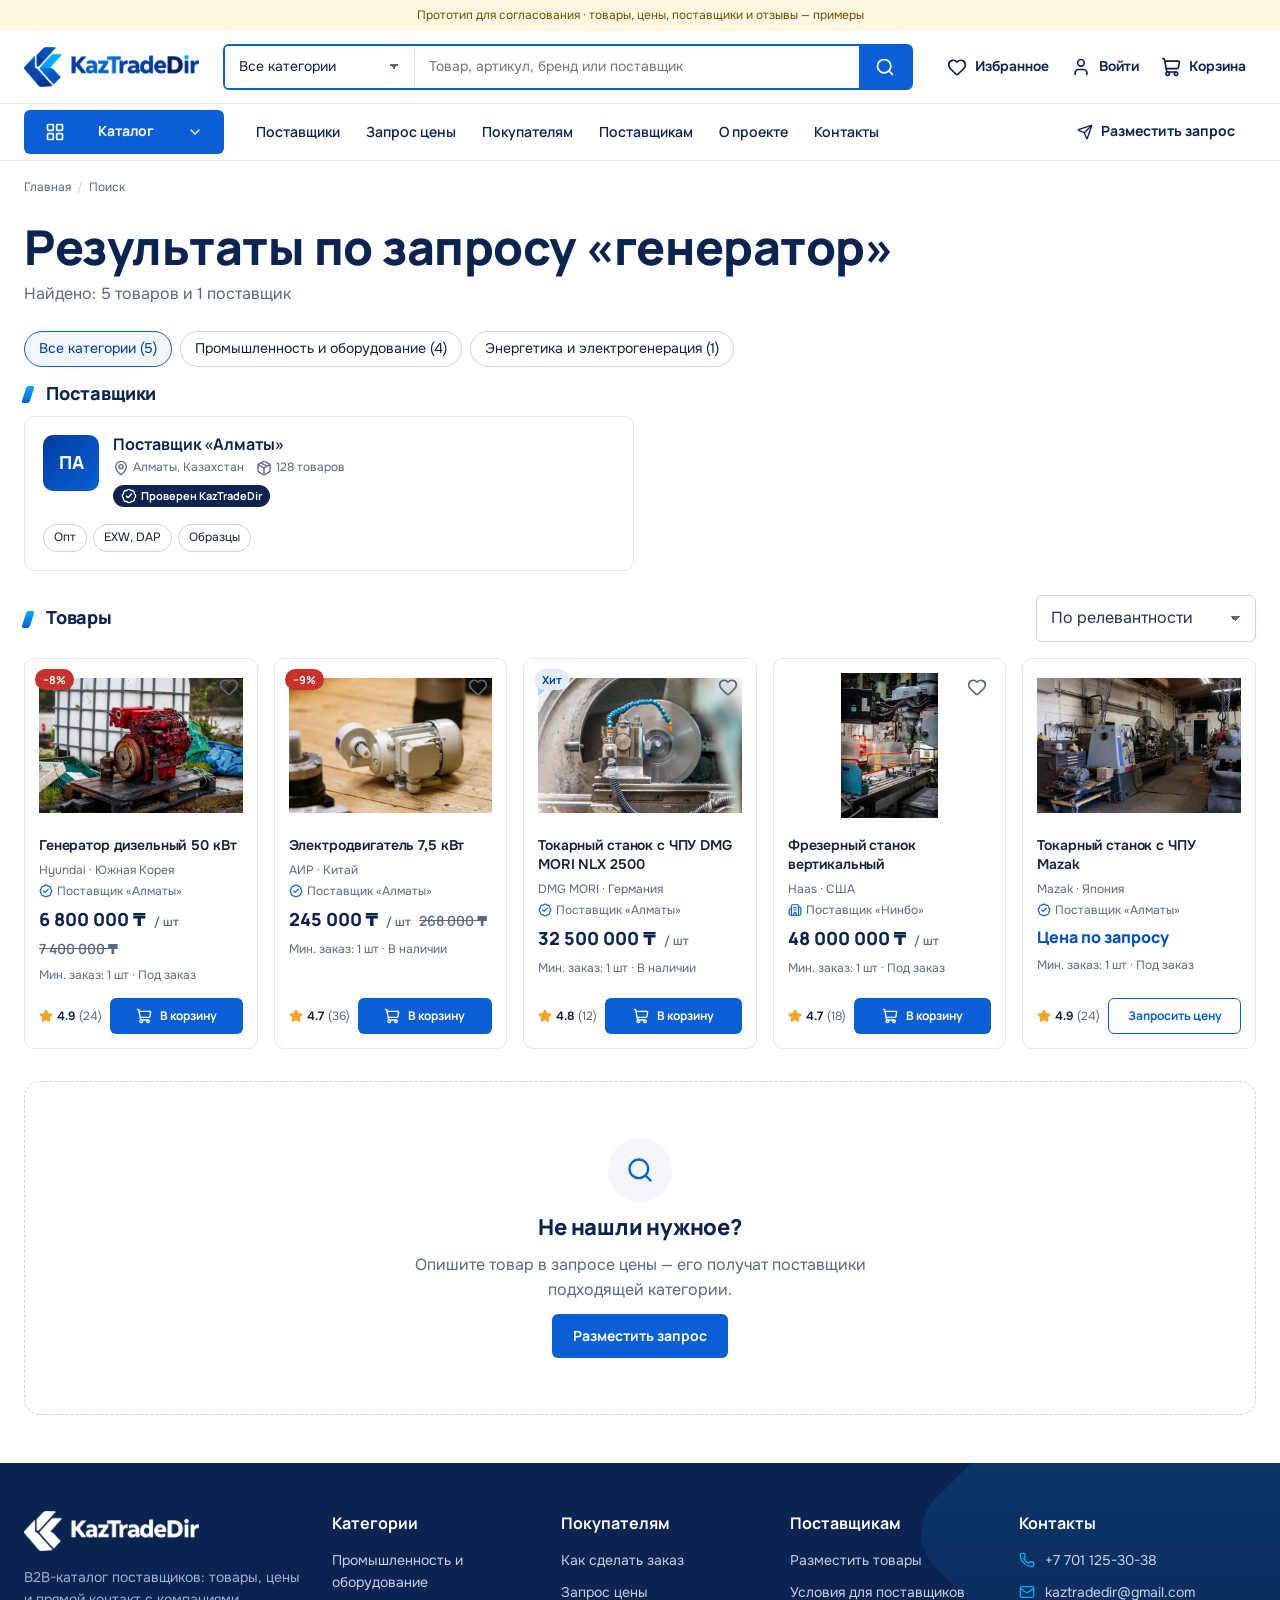
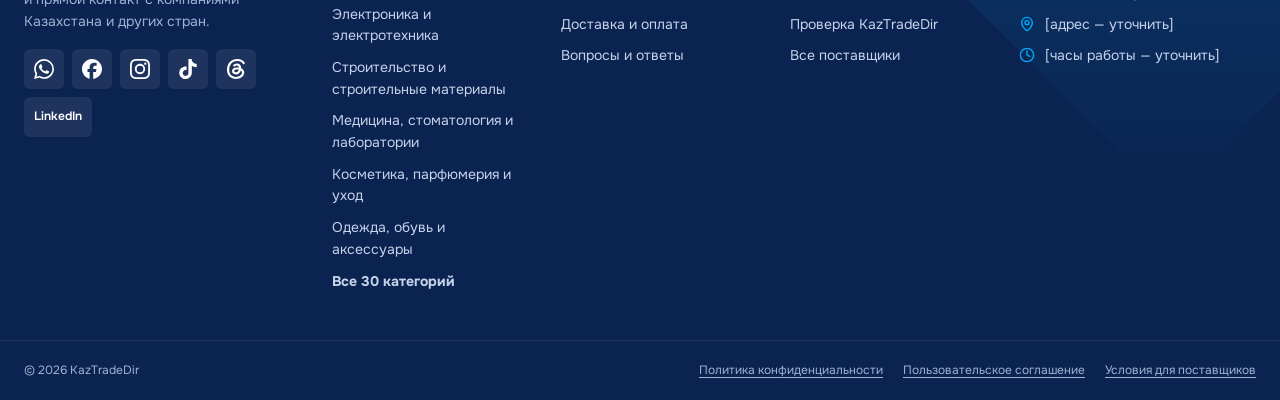
<file: search.html>
<!doctype html>
<html lang="ru">
<head>
	<meta charset="utf-8">
	<meta name="viewport" content="width=device-width, initial-scale=1">
	<title>Поиск: генератор — KazTradeDir</title>
	<meta name="description" content="Результаты поиска по товарам и поставщикам.">
	<meta name="robots" content="noindex, nofollow">
	<link rel="icon" href="assets/img/favicon-32.png" sizes="32x32">
	<link rel="apple-touch-icon" href="assets/img/apple-touch-icon.png">
	<link rel="preconnect" href="https://fonts.googleapis.com">
	<link rel="preconnect" href="https://fonts.gstatic.com" crossorigin>
	<link rel="stylesheet" href="https://fonts.googleapis.com/css2?family=Manrope:wght@600;700;800&family=Onest:wght@400;500;600;700&display=swap">
	<link rel="stylesheet" href="assets/css/tokens.css?v=0.5.3">
	<link rel="stylesheet" href="assets/css/base.css?v=0.5.3">
	<link rel="stylesheet" href="assets/css/components.css?v=0.5.3">
	<link rel="stylesheet" href="assets/css/layout.css?v=0.5.3">
	<link rel="stylesheet" href="assets/css/pages.css?v=0.5.3">
	<link rel="stylesheet" href="assets/css/suppliers.css?v=0.5.3">
	<link rel="stylesheet" href="assets/css/commerce.css?v=0.5.3">
	<link rel="stylesheet" href="assets/css/content.css?v=0.5.3">
	<script>window.gtranslateSettings = {"default_language":"ru","languages":["ru","kk","en","zh-CN"],"native_language_names":true,"wrapper_selector":".ktd-gt","select_language_label":"Язык"};</script>
	<script src="https://cdn.gtranslate.net/widgets/latest/dropdown.js" defer></script>
	<script type="module" src="assets/js/main.js?v=0.5.3"></script>
</head>
<body>
<div class="proto-bar">Прототип для согласования · товары, цены, поставщики и отзывы — примеры</div>
<a class="skip-link" href="#main">Перейти к содержимому</a>
<header class="site-header">
	<div class="container header-main">
		<button class="icon-btn header-burger" type="button" data-drawer-open="mobile-nav" aria-controls="mobile-nav" aria-expanded="false" aria-label="Открыть меню"><svg class="icon" aria-hidden="true"><use href="assets/icons.svg#i-menu"></use></svg></button>
		<a class="site-logo" href="index.html" aria-label="KazTradeDir — на главную"><img src="assets/img/logo.png" alt="KazTradeDir" width="175" height="40"></a>
		<form class="header-search" role="search" action="search.html">
			<label class="visually-hidden" for="search-cat">Категория поиска</label>
			<select class="select header-search__cat" id="search-cat" name="product_cat"><option value="">Все категории</option><option value="promyshlennost-i-oborudovanie">Промышленность и оборудование</option><option value="elektronika-i-elektrotehnika">Электроника и электротехника</option><option value="stroitelstvo-i-stroymaterialy">Строительство и строительные материалы</option><option value="meditsina-i-laboratorii">Медицина, стоматология и лаборатории</option><option value="kosmetika-i-parfyumeriya">Косметика, парфюмерия и уход</option><option value="odezhda-obuv-aksessuary">Одежда, обувь и аксессуары</option><option value="produkty-pitaniya-i-napitki">Продукты питания и напитки</option><option value="selskoe-hozyaystvo">Сельское хозяйство и животноводство</option><option value="himicheskaya-produktsiya">Химическая продукция и сырьё</option><option value="metally-i-mineraly">Металлы, минералы и сырьевые материалы</option><option value="mebel-i-tovary-dlya-doma">Мебель, интерьер и товары для дома</option><option value="avto-transport-zapchasti">Автомобили, транспорт и запчасти</option><option value="energetika">Энергетика и электрогенерация</option><option value="skladskoe-i-torgovoe-oborudovanie">Складское и торговое оборудование</option><option value="tekstil-i-tkani">Текстиль, ткани и материалы для производства</option><option value="nauka-i-izmereniya">Наука, измерения и контроль качества</option><option value="sport-otdyh-turizm">Спорт, отдых и туризм</option><option value="detskie-tovary">Детские товары, игрушки и образование</option><option value="oborudovanie-dlya-biznesa">Оборудование для бизнеса и сферы услуг</option><option value="bezopasnost-i-svyaz">Безопасность и связь</option><option value="vodosnabzhenie-otoplenie-ventilyatsiya">Водоснабжение, отопление и вентиляция</option><option value="bumaga-poligrafiya-ofis">Бумага, полиграфия и офисные товары</option><option value="tovary-dlya-zhivotnyh">Товары для животных</option><option value="ekologiya-i-pererabotka">Экология, переработка и очистка</option><option value="bytovaya-tehnika">Бытовая техника и товары повседневного спроса</option><option value="zapchasti-i-komplektuyushchie">Запасные части и комплектующие</option><option value="syre-i-polufabrikaty">Сырьё и полуфабрикаты для производства</option><option value="yuvelirnye-izdeliya">Ювелирные изделия и предметы роскоши</option><option value="muzyka-zvuk-razvlecheniya">Музыка, звук и развлечения</option><option value="robototehnika-i-avtomatizatsiya">Робототехника, автоматизация и новые технологии</option></select>
			<label class="visually-hidden" for="search-q">Поиск</label>
			<input class="header-search__input" id="search-q" type="search" name="s" placeholder="Товар, артикул, бренд или поставщик" autocomplete="off">
			<button class="header-search__btn" type="submit" aria-label="Найти"><svg class="icon" aria-hidden="true"><use href="assets/icons.svg#i-search"></use></svg></button>
		</form>
		<nav class="header-actions" aria-label="Личное">
			<a class="header-action header-action--fav" href="favorites.html"><svg class="icon" aria-hidden="true"><use href="assets/icons.svg#i-heart"></use></svg><span class="header-action__label">Избранное</span><span class="counter" data-fav-count></span></a>
			<a class="header-action header-action--account" href="login.html"><svg class="icon" aria-hidden="true"><use href="assets/icons.svg#i-user"></use></svg><span class="header-action__label">Войти</span></a>
			<a class="header-action" href="cart.html"><svg class="icon" aria-hidden="true"><use href="assets/icons.svg#i-shopping-cart"></use></svg><span class="header-action__label">Корзина</span><span class="counter" data-cart-count></span></a>
		</nav>
	</div>
	<div class="header-nav">
		<div class="container header-nav__inner">
			<button class="btn catalog-toggle" type="button" aria-expanded="false" aria-controls="mega-menu"><svg class="icon" aria-hidden="true"><use href="assets/icons.svg#i-layout-grid"></use></svg><span>Каталог</span><svg class="icon icon--sm catalog-toggle__chevron" aria-hidden="true"><use href="assets/icons.svg#i-chevron-down"></use></svg></button>
			<nav class="main-menu" aria-label="Основное меню"><a href="suppliers.html">Поставщики</a><a href="rfq.html">Запрос цены</a><a href="faq.html">Покупателям</a><a href="become-supplier.html">Поставщикам</a><a href="#">О проекте</a><a href="#">Контакты</a></nav>
			<div class="lang-switch"><div class="ktd-gt"></div></div>
			<button class="btn btn--ghost header-nav__rfq" type="button" data-rfq-open=""><svg class="icon icon--sm" aria-hidden="true"><use href="assets/icons.svg#i-send"></use></svg>Разместить запрос</button>
		</div>
	</div>
	<div class="mega" id="mega-menu" hidden>
		<div class="container mega__inner">
			<nav class="mega__cats" aria-label="Категории каталога"><a class="mega__cat is-active" href="catalog.html" data-panel="mega-promyshlennost-i-oborudovanie"><svg class="icon" aria-hidden="true"><use href="assets/icons.svg#i-factory"></use></svg><span>Промышленность и оборудование</span><svg class="icon icon--sm" aria-hidden="true"><use href="assets/icons.svg#i-chevron-right"></use></svg></a><a class="mega__cat" href="catalog.html" data-panel="mega-elektronika-i-elektrotehnika"><svg class="icon" aria-hidden="true"><use href="assets/icons.svg#i-cpu"></use></svg><span>Электроника и электротехника</span><svg class="icon icon--sm" aria-hidden="true"><use href="assets/icons.svg#i-chevron-right"></use></svg></a><a class="mega__cat" href="catalog.html" data-panel="mega-stroitelstvo-i-stroymaterialy"><svg class="icon" aria-hidden="true"><use href="assets/icons.svg#i-hard-hat"></use></svg><span>Строительство и строительные материалы</span><svg class="icon icon--sm" aria-hidden="true"><use href="assets/icons.svg#i-chevron-right"></use></svg></a><a class="mega__cat" href="catalog.html" data-panel="mega-meditsina-i-laboratorii"><svg class="icon" aria-hidden="true"><use href="assets/icons.svg#i-stethoscope"></use></svg><span>Медицина, стоматология и лаборатории</span><svg class="icon icon--sm" aria-hidden="true"><use href="assets/icons.svg#i-chevron-right"></use></svg></a><a class="mega__cat" href="catalog.html" data-panel="mega-kosmetika-i-parfyumeriya"><svg class="icon" aria-hidden="true"><use href="assets/icons.svg#i-sparkles"></use></svg><span>Косметика, парфюмерия и уход</span><svg class="icon icon--sm" aria-hidden="true"><use href="assets/icons.svg#i-chevron-right"></use></svg></a><a class="mega__cat" href="catalog.html" data-panel="mega-odezhda-obuv-aksessuary"><svg class="icon" aria-hidden="true"><use href="assets/icons.svg#i-shirt"></use></svg><span>Одежда, обувь и аксессуары</span><svg class="icon icon--sm" aria-hidden="true"><use href="assets/icons.svg#i-chevron-right"></use></svg></a><a class="mega__cat" href="catalog.html" data-panel="mega-produkty-pitaniya-i-napitki"><svg class="icon" aria-hidden="true"><use href="assets/icons.svg#i-apple"></use></svg><span>Продукты питания и напитки</span><svg class="icon icon--sm" aria-hidden="true"><use href="assets/icons.svg#i-chevron-right"></use></svg></a><a class="mega__cat" href="catalog.html" data-panel="mega-selskoe-hozyaystvo"><svg class="icon" aria-hidden="true"><use href="assets/icons.svg#i-tractor"></use></svg><span>Сельское хозяйство и животноводство</span><svg class="icon icon--sm" aria-hidden="true"><use href="assets/icons.svg#i-chevron-right"></use></svg></a><a class="mega__cat" href="catalog.html" data-panel="mega-himicheskaya-produktsiya"><svg class="icon" aria-hidden="true"><use href="assets/icons.svg#i-flask-conical"></use></svg><span>Химическая продукция и сырьё</span><svg class="icon icon--sm" aria-hidden="true"><use href="assets/icons.svg#i-chevron-right"></use></svg></a><a class="mega__cat" href="catalog.html" data-panel="mega-metally-i-mineraly"><svg class="icon" aria-hidden="true"><use href="assets/icons.svg#i-pickaxe"></use></svg><span>Металлы, минералы и сырьевые материалы</span><svg class="icon icon--sm" aria-hidden="true"><use href="assets/icons.svg#i-chevron-right"></use></svg></a><a class="mega__cat" href="catalog.html" data-panel="mega-mebel-i-tovary-dlya-doma"><svg class="icon" aria-hidden="true"><use href="assets/icons.svg#i-sofa"></use></svg><span>Мебель, интерьер и товары для дома</span><svg class="icon icon--sm" aria-hidden="true"><use href="assets/icons.svg#i-chevron-right"></use></svg></a><a class="mega__cat" href="catalog.html" data-panel="mega-avto-transport-zapchasti"><svg class="icon" aria-hidden="true"><use href="assets/icons.svg#i-car"></use></svg><span>Автомобили, транспорт и запчасти</span><svg class="icon icon--sm" aria-hidden="true"><use href="assets/icons.svg#i-chevron-right"></use></svg></a><a class="mega__cat" href="catalog.html" data-panel="mega-energetika"><svg class="icon" aria-hidden="true"><use href="assets/icons.svg#i-zap"></use></svg><span>Энергетика и электрогенерация</span><svg class="icon icon--sm" aria-hidden="true"><use href="assets/icons.svg#i-chevron-right"></use></svg></a><a class="mega__cat" href="catalog.html" data-panel="mega-skladskoe-i-torgovoe-oborudovanie"><svg class="icon" aria-hidden="true"><use href="assets/icons.svg#i-warehouse"></use></svg><span>Складское и торговое оборудование</span><svg class="icon icon--sm" aria-hidden="true"><use href="assets/icons.svg#i-chevron-right"></use></svg></a><a class="mega__cat" href="catalog.html" data-panel="mega-tekstil-i-tkani"><svg class="icon" aria-hidden="true"><use href="assets/icons.svg#i-scissors"></use></svg><span>Текстиль, ткани и материалы для производства</span><svg class="icon icon--sm" aria-hidden="true"><use href="assets/icons.svg#i-chevron-right"></use></svg></a><a class="mega__cat" href="catalog.html" data-panel="mega-nauka-i-izmereniya"><svg class="icon" aria-hidden="true"><use href="assets/icons.svg#i-microscope"></use></svg><span>Наука, измерения и контроль качества</span><svg class="icon icon--sm" aria-hidden="true"><use href="assets/icons.svg#i-chevron-right"></use></svg></a><a class="mega__cat" href="catalog.html" data-panel="mega-sport-otdyh-turizm"><svg class="icon" aria-hidden="true"><use href="assets/icons.svg#i-dumbbell"></use></svg><span>Спорт, отдых и туризм</span><svg class="icon icon--sm" aria-hidden="true"><use href="assets/icons.svg#i-chevron-right"></use></svg></a><a class="mega__cat" href="catalog.html" data-panel="mega-detskie-tovary"><svg class="icon" aria-hidden="true"><use href="assets/icons.svg#i-baby"></use></svg><span>Детские товары, игрушки и образование</span><svg class="icon icon--sm" aria-hidden="true"><use href="assets/icons.svg#i-chevron-right"></use></svg></a><a class="mega__cat" href="catalog.html" data-panel="mega-oborudovanie-dlya-biznesa"><svg class="icon" aria-hidden="true"><use href="assets/icons.svg#i-briefcase-business"></use></svg><span>Оборудование для бизнеса и сферы услуг</span><svg class="icon icon--sm" aria-hidden="true"><use href="assets/icons.svg#i-chevron-right"></use></svg></a><a class="mega__cat" href="catalog.html" data-panel="mega-bezopasnost-i-svyaz"><svg class="icon" aria-hidden="true"><use href="assets/icons.svg#i-shield"></use></svg><span>Безопасность и связь</span><svg class="icon icon--sm" aria-hidden="true"><use href="assets/icons.svg#i-chevron-right"></use></svg></a><a class="mega__cat" href="catalog.html" data-panel="mega-vodosnabzhenie-otoplenie-ventilyatsiya"><svg class="icon" aria-hidden="true"><use href="assets/icons.svg#i-droplets"></use></svg><span>Водоснабжение, отопление и вентиляция</span><svg class="icon icon--sm" aria-hidden="true"><use href="assets/icons.svg#i-chevron-right"></use></svg></a><a class="mega__cat" href="catalog.html" data-panel="mega-bumaga-poligrafiya-ofis"><svg class="icon" aria-hidden="true"><use href="assets/icons.svg#i-printer"></use></svg><span>Бумага, полиграфия и офисные товары</span><svg class="icon icon--sm" aria-hidden="true"><use href="assets/icons.svg#i-chevron-right"></use></svg></a><a class="mega__cat" href="catalog.html" data-panel="mega-tovary-dlya-zhivotnyh"><svg class="icon" aria-hidden="true"><use href="assets/icons.svg#i-paw-print"></use></svg><span>Товары для животных</span><svg class="icon icon--sm" aria-hidden="true"><use href="assets/icons.svg#i-chevron-right"></use></svg></a><a class="mega__cat" href="catalog.html" data-panel="mega-ekologiya-i-pererabotka"><svg class="icon" aria-hidden="true"><use href="assets/icons.svg#i-recycle"></use></svg><span>Экология, переработка и очистка</span><svg class="icon icon--sm" aria-hidden="true"><use href="assets/icons.svg#i-chevron-right"></use></svg></a><a class="mega__cat" href="catalog.html" data-panel="mega-bytovaya-tehnika"><svg class="icon" aria-hidden="true"><use href="assets/icons.svg#i-washing-machine"></use></svg><span>Бытовая техника и товары повседневного спроса</span><svg class="icon icon--sm" aria-hidden="true"><use href="assets/icons.svg#i-chevron-right"></use></svg></a><a class="mega__cat" href="catalog.html" data-panel="mega-zapchasti-i-komplektuyushchie"><svg class="icon" aria-hidden="true"><use href="assets/icons.svg#i-cog"></use></svg><span>Запасные части и комплектующие</span><svg class="icon icon--sm" aria-hidden="true"><use href="assets/icons.svg#i-chevron-right"></use></svg></a><a class="mega__cat" href="catalog.html" data-panel="mega-syre-i-polufabrikaty"><svg class="icon" aria-hidden="true"><use href="assets/icons.svg#i-boxes"></use></svg><span>Сырьё и полуфабрикаты для производства</span><svg class="icon icon--sm" aria-hidden="true"><use href="assets/icons.svg#i-chevron-right"></use></svg></a><a class="mega__cat" href="catalog.html" data-panel="mega-yuvelirnye-izdeliya"><svg class="icon" aria-hidden="true"><use href="assets/icons.svg#i-gem"></use></svg><span>Ювелирные изделия и предметы роскоши</span><svg class="icon icon--sm" aria-hidden="true"><use href="assets/icons.svg#i-chevron-right"></use></svg></a><a class="mega__cat" href="catalog.html" data-panel="mega-muzyka-zvuk-razvlecheniya"><svg class="icon" aria-hidden="true"><use href="assets/icons.svg#i-music"></use></svg><span>Музыка, звук и развлечения</span><svg class="icon icon--sm" aria-hidden="true"><use href="assets/icons.svg#i-chevron-right"></use></svg></a><a class="mega__cat" href="catalog.html" data-panel="mega-robototehnika-i-avtomatizatsiya"><svg class="icon" aria-hidden="true"><use href="assets/icons.svg#i-bot"></use></svg><span>Робототехника, автоматизация и новые технологии</span><svg class="icon icon--sm" aria-hidden="true"><use href="assets/icons.svg#i-chevron-right"></use></svg></a></nav>
			<div><div class="mega__panel" id="mega-promyshlennost-i-oborudovanie"><h3><svg class="icon icon--lg" aria-hidden="true"><use href="assets/icons.svg#i-factory"></use></svg>Промышленность и оборудование</h3><div class="mega__subs"><a href="catalog.html">Станки и производственные линии</a><a href="catalog.html">Насосы и компрессоры</a><a href="catalog.html">Генераторы и сварочное оборудование</a><a href="catalog.html">Подъёмное оборудование</a><a href="catalog.html">Пищевое и упаковочное оборудование</a><a href="catalog.html">Инструмент</a></div><a class="mega__all" href="catalog.html">Все товары категории <svg class="icon icon--sm" aria-hidden="true"><use href="assets/icons.svg#i-arrow-right"></use></svg></a></div><div class="mega__panel" id="mega-elektronika-i-elektrotehnika" hidden><h3><svg class="icon icon--lg" aria-hidden="true"><use href="assets/icons.svg#i-cpu"></use></svg>Электроника и электротехника</h3><div class="mega__subs"><a href="catalog.html">Кабель и провод</a><a href="catalog.html">Электрощитовое оборудование</a><a href="catalog.html">Освещение</a><a href="catalog.html">Электроустановочные изделия</a><a href="catalog.html">Компьютеры и оргтехника</a><a href="catalog.html">Электронные компоненты</a></div><a class="mega__all" href="catalog.html">Все товары категории <svg class="icon icon--sm" aria-hidden="true"><use href="assets/icons.svg#i-arrow-right"></use></svg></a></div><div class="mega__panel" id="mega-stroitelstvo-i-stroymaterialy" hidden><h3><svg class="icon icon--lg" aria-hidden="true"><use href="assets/icons.svg#i-hard-hat"></use></svg>Строительство и строительные материалы</h3><div class="mega__subs"><a href="catalog.html">Цемент и сухие смеси</a><a href="catalog.html">Кирпич и блоки</a><a href="catalog.html">Металлопрокат для стройки</a><a href="catalog.html">Кровля и фасад</a><a href="catalog.html">Изоляция</a><a href="catalog.html">Отделочные материалы</a><a href="catalog.html">Строительная техника</a></div><a class="mega__all" href="catalog.html">Все товары категории <svg class="icon icon--sm" aria-hidden="true"><use href="assets/icons.svg#i-arrow-right"></use></svg></a></div><div class="mega__panel" id="mega-meditsina-i-laboratorii" hidden><h3><svg class="icon icon--lg" aria-hidden="true"><use href="assets/icons.svg#i-stethoscope"></use></svg>Медицина, стоматология и лаборатории</h3><div class="mega__subs"><a href="catalog.html">Медицинское оборудование</a><a href="catalog.html">Стоматология</a><a href="catalog.html">Лабораторное оборудование</a><a href="catalog.html">Расходные материалы</a><a href="catalog.html">Средства защиты</a><a href="catalog.html">Мебель для клиник</a></div><a class="mega__all" href="catalog.html">Все товары категории <svg class="icon icon--sm" aria-hidden="true"><use href="assets/icons.svg#i-arrow-right"></use></svg></a></div><div class="mega__panel" id="mega-kosmetika-i-parfyumeriya" hidden><h3><svg class="icon icon--lg" aria-hidden="true"><use href="assets/icons.svg#i-sparkles"></use></svg>Косметика, парфюмерия и уход</h3><div class="mega__subs"><a href="catalog.html">Уход за кожей</a><a href="catalog.html">Уход за волосами</a><a href="catalog.html">Декоративная косметика</a><a href="catalog.html">Парфюмерия</a><a href="catalog.html">Профессиональная косметика</a></div><a class="mega__all" href="catalog.html">Все товары категории <svg class="icon icon--sm" aria-hidden="true"><use href="assets/icons.svg#i-arrow-right"></use></svg></a></div><div class="mega__panel" id="mega-odezhda-obuv-aksessuary" hidden><h3><svg class="icon icon--lg" aria-hidden="true"><use href="assets/icons.svg#i-shirt"></use></svg>Одежда, обувь и аксессуары</h3><div class="mega__subs"><a href="catalog.html">Спецодежда и СИЗ</a><a href="catalog.html">Мужская одежда</a><a href="catalog.html">Женская одежда</a><a href="catalog.html">Детская одежда</a><a href="catalog.html">Обувь</a><a href="catalog.html">Аксессуары</a></div><a class="mega__all" href="catalog.html">Все товары категории <svg class="icon icon--sm" aria-hidden="true"><use href="assets/icons.svg#i-arrow-right"></use></svg></a></div><div class="mega__panel" id="mega-produkty-pitaniya-i-napitki" hidden><h3><svg class="icon icon--lg" aria-hidden="true"><use href="assets/icons.svg#i-apple"></use></svg>Продукты питания и напитки</h3><div class="mega__subs"><a href="catalog.html">Мясо и птица</a><a href="catalog.html">Молочная продукция</a><a href="catalog.html">Бакалея и крупы</a><a href="catalog.html">Кондитерские изделия</a><a href="catalog.html">Напитки</a><a href="catalog.html">Фрукты и овощи</a></div><a class="mega__all" href="catalog.html">Все товары категории <svg class="icon icon--sm" aria-hidden="true"><use href="assets/icons.svg#i-arrow-right"></use></svg></a></div><div class="mega__panel" id="mega-selskoe-hozyaystvo" hidden><h3><svg class="icon icon--lg" aria-hidden="true"><use href="assets/icons.svg#i-tractor"></use></svg>Сельское хозяйство и животноводство</h3><div class="mega__subs"><a href="catalog.html">Сельхозтехника</a><a href="catalog.html">Семена и саженцы</a><a href="catalog.html">Удобрения и СЗР</a><a href="catalog.html">Корма и добавки</a><a href="catalog.html">Оборудование для ферм</a><a href="catalog.html">Поливные системы</a></div><a class="mega__all" href="catalog.html">Все товары категории <svg class="icon icon--sm" aria-hidden="true"><use href="assets/icons.svg#i-arrow-right"></use></svg></a></div><div class="mega__panel" id="mega-himicheskaya-produktsiya" hidden><h3><svg class="icon icon--lg" aria-hidden="true"><use href="assets/icons.svg#i-flask-conical"></use></svg>Химическая продукция и сырьё</h3><div class="mega__subs"><a href="catalog.html">Промышленная химия</a><a href="catalog.html">Лакокрасочные материалы</a><a href="catalog.html">Бытовая химия</a><a href="catalog.html">Полимеры и пластмассы</a><a href="catalog.html">Реактивы</a></div><a class="mega__all" href="catalog.html">Все товары категории <svg class="icon icon--sm" aria-hidden="true"><use href="assets/icons.svg#i-arrow-right"></use></svg></a></div><div class="mega__panel" id="mega-metally-i-mineraly" hidden><h3><svg class="icon icon--lg" aria-hidden="true"><use href="assets/icons.svg#i-pickaxe"></use></svg>Металлы, минералы и сырьевые материалы</h3><div class="mega__subs"><a href="catalog.html">Чёрный металлопрокат</a><a href="catalog.html">Цветные металлы</a><a href="catalog.html">Трубы</a><a href="catalog.html">Метизы</a><a href="catalog.html">Нерудные материалы</a><a href="catalog.html">Руды и концентраты</a></div><a class="mega__all" href="catalog.html">Все товары категории <svg class="icon icon--sm" aria-hidden="true"><use href="assets/icons.svg#i-arrow-right"></use></svg></a></div><div class="mega__panel" id="mega-mebel-i-tovary-dlya-doma" hidden><h3><svg class="icon icon--lg" aria-hidden="true"><use href="assets/icons.svg#i-sofa"></use></svg>Мебель, интерьер и товары для дома</h3><div class="mega__subs"><a href="catalog.html">Офисная мебель</a><a href="catalog.html">Мебель для дома</a><a href="catalog.html">Мебель для HoReCa</a><a href="catalog.html">Текстиль для дома</a><a href="catalog.html">Посуда</a><a href="catalog.html">Декор</a></div><a class="mega__all" href="catalog.html">Все товары категории <svg class="icon icon--sm" aria-hidden="true"><use href="assets/icons.svg#i-arrow-right"></use></svg></a></div><div class="mega__panel" id="mega-avto-transport-zapchasti" hidden><h3><svg class="icon icon--lg" aria-hidden="true"><use href="assets/icons.svg#i-car"></use></svg>Автомобили, транспорт и запчасти</h3><div class="mega__subs"><a href="catalog.html">Легковые автомобили</a><a href="catalog.html">Грузовой транспорт</a><a href="catalog.html">Спецтехника</a><a href="catalog.html">Шины и диски</a><a href="catalog.html">Масла и автохимия</a><a href="catalog.html">Автоаксессуары</a></div><a class="mega__all" href="catalog.html">Все товары категории <svg class="icon icon--sm" aria-hidden="true"><use href="assets/icons.svg#i-arrow-right"></use></svg></a></div><div class="mega__panel" id="mega-energetika" hidden><h3><svg class="icon icon--lg" aria-hidden="true"><use href="assets/icons.svg#i-zap"></use></svg>Энергетика и электрогенерация</h3><div class="mega__subs"><a href="catalog.html">Генераторы и электростанции</a><a href="catalog.html">Солнечная энергетика</a><a href="catalog.html">ИБП и стабилизаторы</a><a href="catalog.html">Трансформаторы</a><a href="catalog.html">Аккумуляторы</a></div><a class="mega__all" href="catalog.html">Все товары категории <svg class="icon icon--sm" aria-hidden="true"><use href="assets/icons.svg#i-arrow-right"></use></svg></a></div><div class="mega__panel" id="mega-skladskoe-i-torgovoe-oborudovanie" hidden><h3><svg class="icon icon--lg" aria-hidden="true"><use href="assets/icons.svg#i-warehouse"></use></svg>Складское и торговое оборудование</h3><div class="mega__subs"><a href="catalog.html">Стеллажи</a><a href="catalog.html">Складская техника</a><a href="catalog.html">Торговое оборудование</a><a href="catalog.html">Холодильное оборудование</a><a href="catalog.html">Весы</a><a href="catalog.html">Упаковка</a></div><a class="mega__all" href="catalog.html">Все товары категории <svg class="icon icon--sm" aria-hidden="true"><use href="assets/icons.svg#i-arrow-right"></use></svg></a></div><div class="mega__panel" id="mega-tekstil-i-tkani" hidden><h3><svg class="icon icon--lg" aria-hidden="true"><use href="assets/icons.svg#i-scissors"></use></svg>Текстиль, ткани и материалы для производства</h3><div class="mega__subs"><a href="catalog.html">Ткани</a><a href="catalog.html">Нитки и фурнитура</a><a href="catalog.html">Нетканые материалы</a><a href="catalog.html">Технический текстиль</a><a href="catalog.html">Кожа и кожзаменители</a></div><a class="mega__all" href="catalog.html">Все товары категории <svg class="icon icon--sm" aria-hidden="true"><use href="assets/icons.svg#i-arrow-right"></use></svg></a></div><div class="mega__panel" id="mega-nauka-i-izmereniya" hidden><h3><svg class="icon icon--lg" aria-hidden="true"><use href="assets/icons.svg#i-microscope"></use></svg>Наука, измерения и контроль качества</h3><div class="mega__subs"><a href="catalog.html">Измерительные приборы</a><a href="catalog.html">Лабораторные анализаторы</a><a href="catalog.html">Неразрушающий контроль</a><a href="catalog.html">Метрология и калибровка</a><a href="catalog.html">Геодезическое оборудование</a></div><a class="mega__all" href="catalog.html">Все товары категории <svg class="icon icon--sm" aria-hidden="true"><use href="assets/icons.svg#i-arrow-right"></use></svg></a></div><div class="mega__panel" id="mega-sport-otdyh-turizm" hidden><h3><svg class="icon icon--lg" aria-hidden="true"><use href="assets/icons.svg#i-dumbbell"></use></svg>Спорт, отдых и туризм</h3><div class="mega__subs"><a href="catalog.html">Тренажёры</a><a href="catalog.html">Спортивный инвентарь</a><a href="catalog.html">Туризм и кемпинг</a><a href="catalog.html">Оборудование для площадок</a></div><a class="mega__all" href="catalog.html">Все товары категории <svg class="icon icon--sm" aria-hidden="true"><use href="assets/icons.svg#i-arrow-right"></use></svg></a></div><div class="mega__panel" id="mega-detskie-tovary" hidden><h3><svg class="icon icon--lg" aria-hidden="true"><use href="assets/icons.svg#i-baby"></use></svg>Детские товары, игрушки и образование</h3><div class="mega__subs"><a href="catalog.html">Игрушки</a><a href="catalog.html">Детская мебель</a><a href="catalog.html">Учебное оборудование</a><a href="catalog.html">Канцтовары для школы</a></div><a class="mega__all" href="catalog.html">Все товары категории <svg class="icon icon--sm" aria-hidden="true"><use href="assets/icons.svg#i-arrow-right"></use></svg></a></div><div class="mega__panel" id="mega-oborudovanie-dlya-biznesa" hidden><h3><svg class="icon icon--lg" aria-hidden="true"><use href="assets/icons.svg#i-briefcase-business"></use></svg>Оборудование для бизнеса и сферы услуг</h3><div class="mega__subs"><a href="catalog.html">Оборудование для HoReCa</a><a href="catalog.html">Клининг</a><a href="catalog.html">Прачечное оборудование</a><a href="catalog.html">Салоны красоты</a><a href="catalog.html">Кассы и POS</a></div><a class="mega__all" href="catalog.html">Все товары категории <svg class="icon icon--sm" aria-hidden="true"><use href="assets/icons.svg#i-arrow-right"></use></svg></a></div><div class="mega__panel" id="mega-bezopasnost-i-svyaz" hidden><h3><svg class="icon icon--lg" aria-hidden="true"><use href="assets/icons.svg#i-shield"></use></svg>Безопасность и связь</h3><div class="mega__subs"><a href="catalog.html">Видеонаблюдение</a><a href="catalog.html">Охранная и пожарная сигнализация</a><a href="catalog.html">Контроль доступа</a><a href="catalog.html">Сетевое и телеком-оборудование</a><a href="catalog.html">Пожаротушение</a></div><a class="mega__all" href="catalog.html">Все товары категории <svg class="icon icon--sm" aria-hidden="true"><use href="assets/icons.svg#i-arrow-right"></use></svg></a></div><div class="mega__panel" id="mega-vodosnabzhenie-otoplenie-ventilyatsiya" hidden><h3><svg class="icon icon--lg" aria-hidden="true"><use href="assets/icons.svg#i-droplets"></use></svg>Водоснабжение, отопление и вентиляция</h3><div class="mega__subs"><a href="catalog.html">Котлы и отопление</a><a href="catalog.html">Насосы для воды</a><a href="catalog.html">Трубы и фитинги</a><a href="catalog.html">Вентиляция и кондиционирование</a><a href="catalog.html">Водоочистка</a><a href="catalog.html">Сантехника</a></div><a class="mega__all" href="catalog.html">Все товары категории <svg class="icon icon--sm" aria-hidden="true"><use href="assets/icons.svg#i-arrow-right"></use></svg></a></div><div class="mega__panel" id="mega-bumaga-poligrafiya-ofis" hidden><h3><svg class="icon icon--lg" aria-hidden="true"><use href="assets/icons.svg#i-printer"></use></svg>Бумага, полиграфия и офисные товары</h3><div class="mega__subs"><a href="catalog.html">Бумага и картон</a><a href="catalog.html">Полиграфическое оборудование</a><a href="catalog.html">Канцелярия</a><a href="catalog.html">Расходники для печати</a></div><a class="mega__all" href="catalog.html">Все товары категории <svg class="icon icon--sm" aria-hidden="true"><use href="assets/icons.svg#i-arrow-right"></use></svg></a></div><div class="mega__panel" id="mega-tovary-dlya-zhivotnyh" hidden><h3><svg class="icon icon--lg" aria-hidden="true"><use href="assets/icons.svg#i-paw-print"></use></svg>Товары для животных</h3><div class="mega__subs"><a href="catalog.html">Корма</a><a href="catalog.html">Ветеринарные препараты</a><a href="catalog.html">Аксессуары и амуниция</a><a href="catalog.html">Зоогигиена</a></div><a class="mega__all" href="catalog.html">Все товары категории <svg class="icon icon--sm" aria-hidden="true"><use href="assets/icons.svg#i-arrow-right"></use></svg></a></div><div class="mega__panel" id="mega-ekologiya-i-pererabotka" hidden><h3><svg class="icon icon--lg" aria-hidden="true"><use href="assets/icons.svg#i-recycle"></use></svg>Экология, переработка и очистка</h3><div class="mega__subs"><a href="catalog.html">Оборудование для переработки</a><a href="catalog.html">Очистные сооружения</a><a href="catalog.html">Контейнеры для отходов</a><a href="catalog.html">Вторсырьё</a></div><a class="mega__all" href="catalog.html">Все товары категории <svg class="icon icon--sm" aria-hidden="true"><use href="assets/icons.svg#i-arrow-right"></use></svg></a></div><div class="mega__panel" id="mega-bytovaya-tehnika" hidden><h3><svg class="icon icon--lg" aria-hidden="true"><use href="assets/icons.svg#i-washing-machine"></use></svg>Бытовая техника и товары повседневного спроса</h3><div class="mega__subs"><a href="catalog.html">Крупная бытовая техника</a><a href="catalog.html">Мелкая бытовая техника</a><a href="catalog.html">Климатическая техника</a><a href="catalog.html">Хозтовары</a></div><a class="mega__all" href="catalog.html">Все товары категории <svg class="icon icon--sm" aria-hidden="true"><use href="assets/icons.svg#i-arrow-right"></use></svg></a></div><div class="mega__panel" id="mega-zapchasti-i-komplektuyushchie" hidden><h3><svg class="icon icon--lg" aria-hidden="true"><use href="assets/icons.svg#i-cog"></use></svg>Запасные части и комплектующие</h3><div class="mega__subs"><a href="catalog.html">Подшипники</a><a href="catalog.html">Приводы и редукторы</a><a href="catalog.html">Гидравлика и пневматика</a><a href="catalog.html">Уплотнения и РТИ</a><a href="catalog.html">Электродвигатели</a><a href="catalog.html">Запчасти к спецтехнике</a></div><a class="mega__all" href="catalog.html">Все товары категории <svg class="icon icon--sm" aria-hidden="true"><use href="assets/icons.svg#i-arrow-right"></use></svg></a></div><div class="mega__panel" id="mega-syre-i-polufabrikaty" hidden><h3><svg class="icon icon--lg" aria-hidden="true"><use href="assets/icons.svg#i-boxes"></use></svg>Сырьё и полуфабрикаты для производства</h3><div class="mega__subs"><a href="catalog.html">Пищевое сырьё</a><a href="catalog.html">Полимерное сырьё</a><a href="catalog.html">Древесина и пиломатериалы</a><a href="catalog.html">Бумажное сырьё</a><a href="catalog.html">Металлические заготовки</a></div><a class="mega__all" href="catalog.html">Все товары категории <svg class="icon icon--sm" aria-hidden="true"><use href="assets/icons.svg#i-arrow-right"></use></svg></a></div><div class="mega__panel" id="mega-yuvelirnye-izdeliya" hidden><h3><svg class="icon icon--lg" aria-hidden="true"><use href="assets/icons.svg#i-gem"></use></svg>Ювелирные изделия и предметы роскоши</h3><div class="mega__subs"><a href="catalog.html">Украшения</a><a href="catalog.html">Часы</a><a href="catalog.html">Сувениры и подарки</a><a href="catalog.html">Аксессуары премиум</a></div><a class="mega__all" href="catalog.html">Все товары категории <svg class="icon icon--sm" aria-hidden="true"><use href="assets/icons.svg#i-arrow-right"></use></svg></a></div><div class="mega__panel" id="mega-muzyka-zvuk-razvlecheniya" hidden><h3><svg class="icon icon--lg" aria-hidden="true"><use href="assets/icons.svg#i-music"></use></svg>Музыка, звук и развлечения</h3><div class="mega__subs"><a href="catalog.html">Звуковое оборудование</a><a href="catalog.html">Музыкальные инструменты</a><a href="catalog.html">Световое оборудование</a><a href="catalog.html">Аттракционы</a></div><a class="mega__all" href="catalog.html">Все товары категории <svg class="icon icon--sm" aria-hidden="true"><use href="assets/icons.svg#i-arrow-right"></use></svg></a></div><div class="mega__panel" id="mega-robototehnika-i-avtomatizatsiya" hidden><h3><svg class="icon icon--lg" aria-hidden="true"><use href="assets/icons.svg#i-bot"></use></svg>Робототехника, автоматизация и новые технологии</h3><div class="mega__subs"><a href="catalog.html">Промышленные роботы</a><a href="catalog.html">Контроллеры и ПЛК</a><a href="catalog.html">Датчики</a><a href="catalog.html">Дроны</a><a href="catalog.html">IoT и умный дом</a><a href="catalog.html">3D-печать</a></div><a class="mega__all" href="catalog.html">Все товары категории <svg class="icon icon--sm" aria-hidden="true"><use href="assets/icons.svg#i-arrow-right"></use></svg></a></div></div>
		</div>
	</div>
</header>
<aside class="drawer" id="mobile-nav" aria-label="Меню">
	<div class="drawer__head"><img src="assets/img/logo.png" alt="KazTradeDir" width="140" height="32"><button class="icon-btn" type="button" data-drawer-close aria-label="Закрыть меню"><svg class="icon" aria-hidden="true"><use href="assets/icons.svg#i-x"></use></svg></button></div>
	<div class="drawer__body mobile-nav">
		<div class="mobile-nav__lang"><div class="lang-switch"><div class="ktd-gt"></div></div></div>
		<div class="mobile-nav__section"><p class="mobile-nav__title">Каталог</p><details><summary><svg class="icon" aria-hidden="true"><use href="assets/icons.svg#i-factory"></use></svg><span>Промышленность и оборудование</span><svg class="icon icon--sm" aria-hidden="true"><use href="assets/icons.svg#i-chevron-down"></use></svg></summary><ul><li><a href="catalog.html"><b>Все товары категории</b></a></li><li><a href="catalog.html">Станки и производственные линии</a></li><li><a href="catalog.html">Насосы и компрессоры</a></li><li><a href="catalog.html">Генераторы и сварочное оборудование</a></li><li><a href="catalog.html">Подъёмное оборудование</a></li><li><a href="catalog.html">Пищевое и упаковочное оборудование</a></li><li><a href="catalog.html">Инструмент</a></li></ul></details><details><summary><svg class="icon" aria-hidden="true"><use href="assets/icons.svg#i-cpu"></use></svg><span>Электроника и электротехника</span><svg class="icon icon--sm" aria-hidden="true"><use href="assets/icons.svg#i-chevron-down"></use></svg></summary><ul><li><a href="catalog.html"><b>Все товары категории</b></a></li><li><a href="catalog.html">Кабель и провод</a></li><li><a href="catalog.html">Электрощитовое оборудование</a></li><li><a href="catalog.html">Освещение</a></li><li><a href="catalog.html">Электроустановочные изделия</a></li><li><a href="catalog.html">Компьютеры и оргтехника</a></li><li><a href="catalog.html">Электронные компоненты</a></li></ul></details><details><summary><svg class="icon" aria-hidden="true"><use href="assets/icons.svg#i-hard-hat"></use></svg><span>Строительство и строительные материалы</span><svg class="icon icon--sm" aria-hidden="true"><use href="assets/icons.svg#i-chevron-down"></use></svg></summary><ul><li><a href="catalog.html"><b>Все товары категории</b></a></li><li><a href="catalog.html">Цемент и сухие смеси</a></li><li><a href="catalog.html">Кирпич и блоки</a></li><li><a href="catalog.html">Металлопрокат для стройки</a></li><li><a href="catalog.html">Кровля и фасад</a></li><li><a href="catalog.html">Изоляция</a></li><li><a href="catalog.html">Отделочные материалы</a></li><li><a href="catalog.html">Строительная техника</a></li></ul></details><details><summary><svg class="icon" aria-hidden="true"><use href="assets/icons.svg#i-stethoscope"></use></svg><span>Медицина, стоматология и лаборатории</span><svg class="icon icon--sm" aria-hidden="true"><use href="assets/icons.svg#i-chevron-down"></use></svg></summary><ul><li><a href="catalog.html"><b>Все товары категории</b></a></li><li><a href="catalog.html">Медицинское оборудование</a></li><li><a href="catalog.html">Стоматология</a></li><li><a href="catalog.html">Лабораторное оборудование</a></li><li><a href="catalog.html">Расходные материалы</a></li><li><a href="catalog.html">Средства защиты</a></li><li><a href="catalog.html">Мебель для клиник</a></li></ul></details><details><summary><svg class="icon" aria-hidden="true"><use href="assets/icons.svg#i-sparkles"></use></svg><span>Косметика, парфюмерия и уход</span><svg class="icon icon--sm" aria-hidden="true"><use href="assets/icons.svg#i-chevron-down"></use></svg></summary><ul><li><a href="catalog.html"><b>Все товары категории</b></a></li><li><a href="catalog.html">Уход за кожей</a></li><li><a href="catalog.html">Уход за волосами</a></li><li><a href="catalog.html">Декоративная косметика</a></li><li><a href="catalog.html">Парфюмерия</a></li><li><a href="catalog.html">Профессиональная косметика</a></li></ul></details><details><summary><svg class="icon" aria-hidden="true"><use href="assets/icons.svg#i-shirt"></use></svg><span>Одежда, обувь и аксессуары</span><svg class="icon icon--sm" aria-hidden="true"><use href="assets/icons.svg#i-chevron-down"></use></svg></summary><ul><li><a href="catalog.html"><b>Все товары категории</b></a></li><li><a href="catalog.html">Спецодежда и СИЗ</a></li><li><a href="catalog.html">Мужская одежда</a></li><li><a href="catalog.html">Женская одежда</a></li><li><a href="catalog.html">Детская одежда</a></li><li><a href="catalog.html">Обувь</a></li><li><a href="catalog.html">Аксессуары</a></li></ul></details><details><summary><svg class="icon" aria-hidden="true"><use href="assets/icons.svg#i-apple"></use></svg><span>Продукты питания и напитки</span><svg class="icon icon--sm" aria-hidden="true"><use href="assets/icons.svg#i-chevron-down"></use></svg></summary><ul><li><a href="catalog.html"><b>Все товары категории</b></a></li><li><a href="catalog.html">Мясо и птица</a></li><li><a href="catalog.html">Молочная продукция</a></li><li><a href="catalog.html">Бакалея и крупы</a></li><li><a href="catalog.html">Кондитерские изделия</a></li><li><a href="catalog.html">Напитки</a></li><li><a href="catalog.html">Фрукты и овощи</a></li></ul></details><details><summary><svg class="icon" aria-hidden="true"><use href="assets/icons.svg#i-tractor"></use></svg><span>Сельское хозяйство и животноводство</span><svg class="icon icon--sm" aria-hidden="true"><use href="assets/icons.svg#i-chevron-down"></use></svg></summary><ul><li><a href="catalog.html"><b>Все товары категории</b></a></li><li><a href="catalog.html">Сельхозтехника</a></li><li><a href="catalog.html">Семена и саженцы</a></li><li><a href="catalog.html">Удобрения и СЗР</a></li><li><a href="catalog.html">Корма и добавки</a></li><li><a href="catalog.html">Оборудование для ферм</a></li><li><a href="catalog.html">Поливные системы</a></li></ul></details><details><summary><svg class="icon" aria-hidden="true"><use href="assets/icons.svg#i-flask-conical"></use></svg><span>Химическая продукция и сырьё</span><svg class="icon icon--sm" aria-hidden="true"><use href="assets/icons.svg#i-chevron-down"></use></svg></summary><ul><li><a href="catalog.html"><b>Все товары категории</b></a></li><li><a href="catalog.html">Промышленная химия</a></li><li><a href="catalog.html">Лакокрасочные материалы</a></li><li><a href="catalog.html">Бытовая химия</a></li><li><a href="catalog.html">Полимеры и пластмассы</a></li><li><a href="catalog.html">Реактивы</a></li></ul></details><details><summary><svg class="icon" aria-hidden="true"><use href="assets/icons.svg#i-pickaxe"></use></svg><span>Металлы, минералы и сырьевые материалы</span><svg class="icon icon--sm" aria-hidden="true"><use href="assets/icons.svg#i-chevron-down"></use></svg></summary><ul><li><a href="catalog.html"><b>Все товары категории</b></a></li><li><a href="catalog.html">Чёрный металлопрокат</a></li><li><a href="catalog.html">Цветные металлы</a></li><li><a href="catalog.html">Трубы</a></li><li><a href="catalog.html">Метизы</a></li><li><a href="catalog.html">Нерудные материалы</a></li><li><a href="catalog.html">Руды и концентраты</a></li></ul></details><details><summary><svg class="icon" aria-hidden="true"><use href="assets/icons.svg#i-sofa"></use></svg><span>Мебель, интерьер и товары для дома</span><svg class="icon icon--sm" aria-hidden="true"><use href="assets/icons.svg#i-chevron-down"></use></svg></summary><ul><li><a href="catalog.html"><b>Все товары категории</b></a></li><li><a href="catalog.html">Офисная мебель</a></li><li><a href="catalog.html">Мебель для дома</a></li><li><a href="catalog.html">Мебель для HoReCa</a></li><li><a href="catalog.html">Текстиль для дома</a></li><li><a href="catalog.html">Посуда</a></li><li><a href="catalog.html">Декор</a></li></ul></details><details><summary><svg class="icon" aria-hidden="true"><use href="assets/icons.svg#i-car"></use></svg><span>Автомобили, транспорт и запчасти</span><svg class="icon icon--sm" aria-hidden="true"><use href="assets/icons.svg#i-chevron-down"></use></svg></summary><ul><li><a href="catalog.html"><b>Все товары категории</b></a></li><li><a href="catalog.html">Легковые автомобили</a></li><li><a href="catalog.html">Грузовой транспорт</a></li><li><a href="catalog.html">Спецтехника</a></li><li><a href="catalog.html">Шины и диски</a></li><li><a href="catalog.html">Масла и автохимия</a></li><li><a href="catalog.html">Автоаксессуары</a></li></ul></details><details><summary><svg class="icon" aria-hidden="true"><use href="assets/icons.svg#i-zap"></use></svg><span>Энергетика и электрогенерация</span><svg class="icon icon--sm" aria-hidden="true"><use href="assets/icons.svg#i-chevron-down"></use></svg></summary><ul><li><a href="catalog.html"><b>Все товары категории</b></a></li><li><a href="catalog.html">Генераторы и электростанции</a></li><li><a href="catalog.html">Солнечная энергетика</a></li><li><a href="catalog.html">ИБП и стабилизаторы</a></li><li><a href="catalog.html">Трансформаторы</a></li><li><a href="catalog.html">Аккумуляторы</a></li></ul></details><details><summary><svg class="icon" aria-hidden="true"><use href="assets/icons.svg#i-warehouse"></use></svg><span>Складское и торговое оборудование</span><svg class="icon icon--sm" aria-hidden="true"><use href="assets/icons.svg#i-chevron-down"></use></svg></summary><ul><li><a href="catalog.html"><b>Все товары категории</b></a></li><li><a href="catalog.html">Стеллажи</a></li><li><a href="catalog.html">Складская техника</a></li><li><a href="catalog.html">Торговое оборудование</a></li><li><a href="catalog.html">Холодильное оборудование</a></li><li><a href="catalog.html">Весы</a></li><li><a href="catalog.html">Упаковка</a></li></ul></details><details><summary><svg class="icon" aria-hidden="true"><use href="assets/icons.svg#i-scissors"></use></svg><span>Текстиль, ткани и материалы для производства</span><svg class="icon icon--sm" aria-hidden="true"><use href="assets/icons.svg#i-chevron-down"></use></svg></summary><ul><li><a href="catalog.html"><b>Все товары категории</b></a></li><li><a href="catalog.html">Ткани</a></li><li><a href="catalog.html">Нитки и фурнитура</a></li><li><a href="catalog.html">Нетканые материалы</a></li><li><a href="catalog.html">Технический текстиль</a></li><li><a href="catalog.html">Кожа и кожзаменители</a></li></ul></details><details><summary><svg class="icon" aria-hidden="true"><use href="assets/icons.svg#i-microscope"></use></svg><span>Наука, измерения и контроль качества</span><svg class="icon icon--sm" aria-hidden="true"><use href="assets/icons.svg#i-chevron-down"></use></svg></summary><ul><li><a href="catalog.html"><b>Все товары категории</b></a></li><li><a href="catalog.html">Измерительные приборы</a></li><li><a href="catalog.html">Лабораторные анализаторы</a></li><li><a href="catalog.html">Неразрушающий контроль</a></li><li><a href="catalog.html">Метрология и калибровка</a></li><li><a href="catalog.html">Геодезическое оборудование</a></li></ul></details><details><summary><svg class="icon" aria-hidden="true"><use href="assets/icons.svg#i-dumbbell"></use></svg><span>Спорт, отдых и туризм</span><svg class="icon icon--sm" aria-hidden="true"><use href="assets/icons.svg#i-chevron-down"></use></svg></summary><ul><li><a href="catalog.html"><b>Все товары категории</b></a></li><li><a href="catalog.html">Тренажёры</a></li><li><a href="catalog.html">Спортивный инвентарь</a></li><li><a href="catalog.html">Туризм и кемпинг</a></li><li><a href="catalog.html">Оборудование для площадок</a></li></ul></details><details><summary><svg class="icon" aria-hidden="true"><use href="assets/icons.svg#i-baby"></use></svg><span>Детские товары, игрушки и образование</span><svg class="icon icon--sm" aria-hidden="true"><use href="assets/icons.svg#i-chevron-down"></use></svg></summary><ul><li><a href="catalog.html"><b>Все товары категории</b></a></li><li><a href="catalog.html">Игрушки</a></li><li><a href="catalog.html">Детская мебель</a></li><li><a href="catalog.html">Учебное оборудование</a></li><li><a href="catalog.html">Канцтовары для школы</a></li></ul></details><details><summary><svg class="icon" aria-hidden="true"><use href="assets/icons.svg#i-briefcase-business"></use></svg><span>Оборудование для бизнеса и сферы услуг</span><svg class="icon icon--sm" aria-hidden="true"><use href="assets/icons.svg#i-chevron-down"></use></svg></summary><ul><li><a href="catalog.html"><b>Все товары категории</b></a></li><li><a href="catalog.html">Оборудование для HoReCa</a></li><li><a href="catalog.html">Клининг</a></li><li><a href="catalog.html">Прачечное оборудование</a></li><li><a href="catalog.html">Салоны красоты</a></li><li><a href="catalog.html">Кассы и POS</a></li></ul></details><details><summary><svg class="icon" aria-hidden="true"><use href="assets/icons.svg#i-shield"></use></svg><span>Безопасность и связь</span><svg class="icon icon--sm" aria-hidden="true"><use href="assets/icons.svg#i-chevron-down"></use></svg></summary><ul><li><a href="catalog.html"><b>Все товары категории</b></a></li><li><a href="catalog.html">Видеонаблюдение</a></li><li><a href="catalog.html">Охранная и пожарная сигнализация</a></li><li><a href="catalog.html">Контроль доступа</a></li><li><a href="catalog.html">Сетевое и телеком-оборудование</a></li><li><a href="catalog.html">Пожаротушение</a></li></ul></details><details><summary><svg class="icon" aria-hidden="true"><use href="assets/icons.svg#i-droplets"></use></svg><span>Водоснабжение, отопление и вентиляция</span><svg class="icon icon--sm" aria-hidden="true"><use href="assets/icons.svg#i-chevron-down"></use></svg></summary><ul><li><a href="catalog.html"><b>Все товары категории</b></a></li><li><a href="catalog.html">Котлы и отопление</a></li><li><a href="catalog.html">Насосы для воды</a></li><li><a href="catalog.html">Трубы и фитинги</a></li><li><a href="catalog.html">Вентиляция и кондиционирование</a></li><li><a href="catalog.html">Водоочистка</a></li><li><a href="catalog.html">Сантехника</a></li></ul></details><details><summary><svg class="icon" aria-hidden="true"><use href="assets/icons.svg#i-printer"></use></svg><span>Бумага, полиграфия и офисные товары</span><svg class="icon icon--sm" aria-hidden="true"><use href="assets/icons.svg#i-chevron-down"></use></svg></summary><ul><li><a href="catalog.html"><b>Все товары категории</b></a></li><li><a href="catalog.html">Бумага и картон</a></li><li><a href="catalog.html">Полиграфическое оборудование</a></li><li><a href="catalog.html">Канцелярия</a></li><li><a href="catalog.html">Расходники для печати</a></li></ul></details><details><summary><svg class="icon" aria-hidden="true"><use href="assets/icons.svg#i-paw-print"></use></svg><span>Товары для животных</span><svg class="icon icon--sm" aria-hidden="true"><use href="assets/icons.svg#i-chevron-down"></use></svg></summary><ul><li><a href="catalog.html"><b>Все товары категории</b></a></li><li><a href="catalog.html">Корма</a></li><li><a href="catalog.html">Ветеринарные препараты</a></li><li><a href="catalog.html">Аксессуары и амуниция</a></li><li><a href="catalog.html">Зоогигиена</a></li></ul></details><details><summary><svg class="icon" aria-hidden="true"><use href="assets/icons.svg#i-recycle"></use></svg><span>Экология, переработка и очистка</span><svg class="icon icon--sm" aria-hidden="true"><use href="assets/icons.svg#i-chevron-down"></use></svg></summary><ul><li><a href="catalog.html"><b>Все товары категории</b></a></li><li><a href="catalog.html">Оборудование для переработки</a></li><li><a href="catalog.html">Очистные сооружения</a></li><li><a href="catalog.html">Контейнеры для отходов</a></li><li><a href="catalog.html">Вторсырьё</a></li></ul></details><details><summary><svg class="icon" aria-hidden="true"><use href="assets/icons.svg#i-washing-machine"></use></svg><span>Бытовая техника и товары повседневного спроса</span><svg class="icon icon--sm" aria-hidden="true"><use href="assets/icons.svg#i-chevron-down"></use></svg></summary><ul><li><a href="catalog.html"><b>Все товары категории</b></a></li><li><a href="catalog.html">Крупная бытовая техника</a></li><li><a href="catalog.html">Мелкая бытовая техника</a></li><li><a href="catalog.html">Климатическая техника</a></li><li><a href="catalog.html">Хозтовары</a></li></ul></details><details><summary><svg class="icon" aria-hidden="true"><use href="assets/icons.svg#i-cog"></use></svg><span>Запасные части и комплектующие</span><svg class="icon icon--sm" aria-hidden="true"><use href="assets/icons.svg#i-chevron-down"></use></svg></summary><ul><li><a href="catalog.html"><b>Все товары категории</b></a></li><li><a href="catalog.html">Подшипники</a></li><li><a href="catalog.html">Приводы и редукторы</a></li><li><a href="catalog.html">Гидравлика и пневматика</a></li><li><a href="catalog.html">Уплотнения и РТИ</a></li><li><a href="catalog.html">Электродвигатели</a></li><li><a href="catalog.html">Запчасти к спецтехнике</a></li></ul></details><details><summary><svg class="icon" aria-hidden="true"><use href="assets/icons.svg#i-boxes"></use></svg><span>Сырьё и полуфабрикаты для производства</span><svg class="icon icon--sm" aria-hidden="true"><use href="assets/icons.svg#i-chevron-down"></use></svg></summary><ul><li><a href="catalog.html"><b>Все товары категории</b></a></li><li><a href="catalog.html">Пищевое сырьё</a></li><li><a href="catalog.html">Полимерное сырьё</a></li><li><a href="catalog.html">Древесина и пиломатериалы</a></li><li><a href="catalog.html">Бумажное сырьё</a></li><li><a href="catalog.html">Металлические заготовки</a></li></ul></details><details><summary><svg class="icon" aria-hidden="true"><use href="assets/icons.svg#i-gem"></use></svg><span>Ювелирные изделия и предметы роскоши</span><svg class="icon icon--sm" aria-hidden="true"><use href="assets/icons.svg#i-chevron-down"></use></svg></summary><ul><li><a href="catalog.html"><b>Все товары категории</b></a></li><li><a href="catalog.html">Украшения</a></li><li><a href="catalog.html">Часы</a></li><li><a href="catalog.html">Сувениры и подарки</a></li><li><a href="catalog.html">Аксессуары премиум</a></li></ul></details><details><summary><svg class="icon" aria-hidden="true"><use href="assets/icons.svg#i-music"></use></svg><span>Музыка, звук и развлечения</span><svg class="icon icon--sm" aria-hidden="true"><use href="assets/icons.svg#i-chevron-down"></use></svg></summary><ul><li><a href="catalog.html"><b>Все товары категории</b></a></li><li><a href="catalog.html">Звуковое оборудование</a></li><li><a href="catalog.html">Музыкальные инструменты</a></li><li><a href="catalog.html">Световое оборудование</a></li><li><a href="catalog.html">Аттракционы</a></li></ul></details><details><summary><svg class="icon" aria-hidden="true"><use href="assets/icons.svg#i-bot"></use></svg><span>Робототехника, автоматизация и новые технологии</span><svg class="icon icon--sm" aria-hidden="true"><use href="assets/icons.svg#i-chevron-down"></use></svg></summary><ul><li><a href="catalog.html"><b>Все товары категории</b></a></li><li><a href="catalog.html">Промышленные роботы</a></li><li><a href="catalog.html">Контроллеры и ПЛК</a></li><li><a href="catalog.html">Датчики</a></li><li><a href="catalog.html">Дроны</a></li><li><a href="catalog.html">IoT и умный дом</a></li><li><a href="catalog.html">3D-печать</a></li></ul></details></div>
		<div class="mobile-nav__section mobile-nav__links"><a href="suppliers.html">Поставщики</a><a href="rfq.html">Запрос цены</a><a href="faq.html">Покупателям</a><a href="become-supplier.html">Поставщикам</a><a href="#">О проекте</a><a href="#">Контакты</a><a href="favorites.html">Избранное</a><a href="login.html">Войти / Регистрация</a><a href="account.html">Личный кабинет</a></div>
	</div>
</aside>
<main id="main">
<div class="container">
	<nav aria-label="Хлебные крошки"><ol class="breadcrumbs"><li><a href="index.html">Главная</a></li><li aria-current="page">Поиск</li></ol></nav>
	<div class="page-title"><h1 style="margin:0">Результаты по запросу «генератор»</h1><p>Найдено: 5 товаров и 1 поставщик</p></div>
	<div class="chips" aria-label="Уточнить категорию" style="margin-bottom:16px"><a class="chip" aria-current="true" href="search.html">Все категории (5)</a><a class="chip" href="search.html">Промышленность и оборудование (4)</a><a class="chip" href="search.html">Энергетика и электрогенерация (1)</a></div>
	<section aria-labelledby="sr-sup" style="margin-bottom:24px"><h2 class="section-title" id="sr-sup" style="font-size:var(--ktd-fs-lg);margin-bottom:12px">Поставщики</h2><div class="supplier-row"><article class="supplier-card">
	<div class="monogram" aria-hidden="true">ПА</div>
	<div>
		<h3 class="supplier-card__name"><a href="supplier.html">Поставщик «Алматы»</a></h3>
		<div class="supplier-card__meta">
			<span><svg class="icon icon--sm" aria-hidden="true"><use href="assets/icons.svg#i-map-pin"></use></svg>Алматы, Казахстан</span>
			<span><svg class="icon icon--sm" aria-hidden="true"><use href="assets/icons.svg#i-package"></use></svg>128 товаров</span>
		</div>
		<div style="margin-top:8px"><span class="badge badge--verified"><svg class="icon icon--sm" aria-hidden="true"><use href="assets/icons.svg#i-badge-check"></use></svg>Проверен KazTradeDir</span></div>
	</div>
	<div class="supplier-card__tags"><span class="chip" style="min-height:28px;padding:2px 10px;font-size:12px">Опт</span><span class="chip" style="min-height:28px;padding:2px 10px;font-size:12px">EXW, DAP</span><span class="chip" style="min-height:28px;padding:2px 10px;font-size:12px">Образцы</span></div>
</article></div></section>
	<section aria-labelledby="sr-prod">
		<div class="toolbar"><h2 class="section-title" id="sr-prod" style="font-size:var(--ktd-fs-lg);margin:0">Товары</h2>
		<label class="visually-hidden" for="sr-sort">Сортировка</label><select class="select" id="sr-sort"><option>По релевантности</option><option>Сначала дешевле</option><option>Сначала дороже</option><option>Сначала новые</option></select></div>
		<div class="product-grid"><article class="product-card" data-card-id="p3">
	<div class="product-card__media">
		<img src="assets/img/demo/prod-generator.webp" alt="Генератор дизельный 50 кВт" width="320" height="240" loading="lazy">
		<div class="product-card__badges"><span class="badge badge--sale">−8%</span></div>
	</div>
	<button class="icon-btn fav-btn" type="button" data-product="p3" aria-pressed="false" aria-label="В избранное: Генератор дизельный 50 кВт"><svg class="icon" aria-hidden="true"><use href="assets/icons.svg#i-heart"></use></svg></button>
	<div class="product-card__body">
		<h3 class="product-card__title"><a href="product.html">Генератор дизельный 50 кВт</a></h3>
		<div class="product-card__meta">
			<span>Hyundai · Южная Корея</span>
			<span class="product-card__supplier"><svg class="icon" role="img" aria-label="Проверенный поставщик"><use href="assets/icons.svg#i-badge-check"></use></svg>Поставщик «Алматы»</span>
		</div>
		<div class="price"><span class="price__value">6 800 000 ₸</span><span class="price__unit">/ <span data-unit-for="p3">шт</span></span><span class="price__old">7 400 000 ₸</span></div>
		<div class="product-card__terms">Мин. заказ: 1 шт · Под заказ</div>
		<div class="product-card__foot">
			<span class="rating"><svg class="icon" aria-hidden="true"><use href="assets/icons.svg#i-star"></use></svg><b>4.9</b>(24)</span>
			<button class="btn btn--sm" type="button" data-add-to-cart="p3" data-qty="1"><svg class="icon icon--sm" aria-hidden="true"><use href="assets/icons.svg#i-shopping-cart"></use></svg>В корзину</button>
		</div>
	</div>
</article><article class="product-card" data-card-id="p10">
	<div class="product-card__media">
		<img src="assets/img/demo/prod-motor.webp" alt="Электродвигатель 7,5 кВт" width="320" height="240" loading="lazy">
		<div class="product-card__badges"><span class="badge badge--sale">−9%</span></div>
	</div>
	<button class="icon-btn fav-btn" type="button" data-product="p10" aria-pressed="false" aria-label="В избранное: Электродвигатель 7,5 кВт"><svg class="icon" aria-hidden="true"><use href="assets/icons.svg#i-heart"></use></svg></button>
	<div class="product-card__body">
		<h3 class="product-card__title"><a href="product.html">Электродвигатель 7,5 кВт</a></h3>
		<div class="product-card__meta">
			<span>АИР · Китай</span>
			<span class="product-card__supplier"><svg class="icon" role="img" aria-label="Проверенный поставщик"><use href="assets/icons.svg#i-badge-check"></use></svg>Поставщик «Алматы»</span>
		</div>
		<div class="price"><span class="price__value">245 000 ₸</span><span class="price__unit">/ <span data-unit-for="p10">шт</span></span><span class="price__old">268 000 ₸</span></div>
		<div class="product-card__terms">Мин. заказ: 1 шт · В наличии</div>
		<div class="product-card__foot">
			<span class="rating"><svg class="icon" aria-hidden="true"><use href="assets/icons.svg#i-star"></use></svg><b>4.7</b>(36)</span>
			<button class="btn btn--sm" type="button" data-add-to-cart="p10" data-qty="1"><svg class="icon icon--sm" aria-hidden="true"><use href="assets/icons.svg#i-shopping-cart"></use></svg>В корзину</button>
		</div>
	</div>
</article><article class="product-card" data-card-id="p1">
	<div class="product-card__media">
		<img src="assets/img/demo/prod-cnc-lathe.webp" alt="Токарный станок с ЧПУ DMG MORI NLX 2500" width="320" height="240" loading="lazy">
		<div class="product-card__badges"><span class="badge">Хит</span></div>
	</div>
	<button class="icon-btn fav-btn" type="button" data-product="p1" aria-pressed="false" aria-label="В избранное: Токарный станок с ЧПУ DMG MORI NLX 2500"><svg class="icon" aria-hidden="true"><use href="assets/icons.svg#i-heart"></use></svg></button>
	<div class="product-card__body">
		<h3 class="product-card__title"><a href="product.html">Токарный станок с ЧПУ DMG MORI NLX 2500</a></h3>
		<div class="product-card__meta">
			<span>DMG MORI · Германия</span>
			<span class="product-card__supplier"><svg class="icon" role="img" aria-label="Проверенный поставщик"><use href="assets/icons.svg#i-badge-check"></use></svg>Поставщик «Алматы»</span>
		</div>
		<div class="price"><span class="price__value">32 500 000 ₸</span><span class="price__unit">/ <span data-unit-for="p1">шт</span></span></div>
		<div class="product-card__terms">Мин. заказ: 1 шт · В наличии</div>
		<div class="product-card__foot">
			<span class="rating"><svg class="icon" aria-hidden="true"><use href="assets/icons.svg#i-star"></use></svg><b>4.8</b>(12)</span>
			<button class="btn btn--sm" type="button" data-add-to-cart="p1" data-qty="1"><svg class="icon icon--sm" aria-hidden="true"><use href="assets/icons.svg#i-shopping-cart"></use></svg>В корзину</button>
		</div>
	</div>
</article><article class="product-card" data-card-id="p14">
	<div class="product-card__media">
		<img src="assets/img/demo/prod-milling.webp" alt="Фрезерный станок вертикальный" width="320" height="240" loading="lazy">
		<div class="product-card__badges"></div>
	</div>
	<button class="icon-btn fav-btn" type="button" data-product="p14" aria-pressed="false" aria-label="В избранное: Фрезерный станок вертикальный"><svg class="icon" aria-hidden="true"><use href="assets/icons.svg#i-heart"></use></svg></button>
	<div class="product-card__body">
		<h3 class="product-card__title"><a href="product.html">Фрезерный станок вертикальный</a></h3>
		<div class="product-card__meta">
			<span>Haas · США</span>
			<span class="product-card__supplier"><svg class="icon" aria-hidden="true"><use href="assets/icons.svg#i-building-2"></use></svg>Поставщик «Нинбо»</span>
		</div>
		<div class="price"><span class="price__value">48 000 000 ₸</span><span class="price__unit">/ <span data-unit-for="p14">шт</span></span></div>
		<div class="product-card__terms">Мин. заказ: 1 шт · Под заказ</div>
		<div class="product-card__foot">
			<span class="rating"><svg class="icon" aria-hidden="true"><use href="assets/icons.svg#i-star"></use></svg><b>4.7</b>(18)</span>
			<button class="btn btn--sm" type="button" data-add-to-cart="p14" data-qty="1"><svg class="icon icon--sm" aria-hidden="true"><use href="assets/icons.svg#i-shopping-cart"></use></svg>В корзину</button>
		</div>
	</div>
</article><article class="product-card" data-card-id="p15">
	<div class="product-card__media">
		<img src="assets/img/demo/prod-lathe-mazak.webp" alt="Токарный станок с ЧПУ Mazak" width="320" height="240" loading="lazy">
		<div class="product-card__badges"></div>
	</div>
	<button class="icon-btn fav-btn" type="button" data-product="p15" aria-pressed="false" aria-label="В избранное: Токарный станок с ЧПУ Mazak"><svg class="icon" aria-hidden="true"><use href="assets/icons.svg#i-heart"></use></svg></button>
	<div class="product-card__body">
		<h3 class="product-card__title"><a href="product.html">Токарный станок с ЧПУ Mazak</a></h3>
		<div class="product-card__meta">
			<span>Mazak · Япония</span>
			<span class="product-card__supplier"><svg class="icon" role="img" aria-label="Проверенный поставщик"><use href="assets/icons.svg#i-badge-check"></use></svg>Поставщик «Алматы»</span>
		</div>
		<div class="price price--request"><span class="price__value">Цена по запросу</span></div>
		<div class="product-card__terms">Мин. заказ: 1 шт · Под заказ</div>
		<div class="product-card__foot">
			<span class="rating"><svg class="icon" aria-hidden="true"><use href="assets/icons.svg#i-star"></use></svg><b>4.9</b>(24)</span>
			<button class="btn btn--outline btn--sm" type="button" data-rfq-open="Токарный станок с ЧПУ Mazak">Запросить цену</button>
		</div>
	</div>
</article></div>
	</section>
	<div class="empty" style="margin-top:32px"><span class="empty__icon"><svg class="icon icon--lg" aria-hidden="true"><use href="assets/icons.svg#i-search"></use></svg></span><h2>Не нашли нужное?</h2><p>Опишите товар в запросе цены — его получат поставщики подходящей категории.</p><a class="btn" href="rfq.html">Разместить запрос</a></div>
</div>
</main>
<footer class="site-footer">
	<div class="container footer-grid">
		<div class="footer-brand">
			<img src="assets/img/logo-white.png" alt="KazTradeDir" width="175" height="40" loading="lazy">
			<p>B2B-каталог поставщиков: товары, цены и прямой контакт с компаниями Казахстана и других стран.</p>
			<div class="socials" aria-label="Мы в соцсетях">
				<a href="https://wa.me/77011253038" rel="noopener" target="_blank" aria-label="WhatsApp"><svg class="icon" aria-hidden="true"><use href="assets/icons.svg#si-whatsapp"></use></svg></a>
				<a href="#" aria-label="Facebook"><svg class="icon" aria-hidden="true"><use href="assets/icons.svg#si-facebook"></use></svg></a>
				<a href="#" aria-label="Instagram"><svg class="icon" aria-hidden="true"><use href="assets/icons.svg#si-instagram"></use></svg></a>
				<a href="#" aria-label="TikTok"><svg class="icon" aria-hidden="true"><use href="assets/icons.svg#si-tiktok"></use></svg></a>
				<a href="#" aria-label="Threads"><svg class="icon" aria-hidden="true"><use href="assets/icons.svg#si-threads"></use></svg></a>
				<a href="#">LinkedIn</a>
			</div>
		</div>
		<nav aria-label="Категории"><p class="footer-title">Категории</p><ul class="footer-list"><li><a href="catalog.html">Промышленность и оборудование</a></li><li><a href="catalog.html">Электроника и электротехника</a></li><li><a href="catalog.html">Строительство и строительные материалы</a></li><li><a href="catalog.html">Медицина, стоматология и лаборатории</a></li><li><a href="catalog.html">Косметика, парфюмерия и уход</a></li><li><a href="catalog.html">Одежда, обувь и аксессуары</a></li><li><a href="catalog.html"><b>Все 30 категорий</b></a></li></ul></nav>
		<nav aria-label="Покупателям"><p class="footer-title">Покупателям</p><ul class="footer-list"><li><a href="faq.html#order">Как сделать заказ</a></li><li><a href="rfq.html">Запрос цены</a></li><li><a href="faq.html#delivery">Доставка и оплата</a></li><li><a href="faq.html">Вопросы и ответы</a></li></ul></nav>
		<nav aria-label="Поставщикам"><p class="footer-title">Поставщикам</p><ul class="footer-list"><li><a href="become-supplier.html">Разместить товары</a></li><li><a href="faq.html#suppliers">Условия для поставщиков</a></li><li><a href="faq.html#verification">Проверка KazTradeDir</a></li><li><a href="suppliers.html">Все поставщики</a></li></ul></nav>
		<div><p class="footer-title">Контакты</p><ul class="footer-list footer-contacts">
			<li><svg class="icon icon--sm" aria-hidden="true"><use href="assets/icons.svg#i-phone"></use></svg><a href="tel:+77011253038">+7 701 125-30-38</a></li>
			<li><svg class="icon icon--sm" aria-hidden="true"><use href="assets/icons.svg#i-mail"></use></svg><a href="mailto:kaztradedir@gmail.com">kaztradedir@gmail.com</a></li>
			<li><svg class="icon icon--sm" aria-hidden="true"><use href="assets/icons.svg#i-map-pin"></use></svg><span>[адрес — уточнить]</span></li>
			<li><svg class="icon icon--sm" aria-hidden="true"><use href="assets/icons.svg#i-clock"></use></svg><span>[часы работы — уточнить]</span></li>
		</ul></div>
	</div>
	<div class="container footer-bottom">
		<span>© 2026 KazTradeDir</span>
		<nav aria-label="Документы"><a href="#">Политика конфиденциальности</a><a href="#">Пользовательское соглашение</a><a href="#">Условия для поставщиков</a></nav>
	</div>
</footer>
<dialog class="modal" id="rfq-modal" aria-labelledby="rfq-title">
	<form id="rfq-form" method="dialog" novalidate>
		<div class="modal__head"><h2 id="rfq-title">Запросить цену</h2><button class="icon-btn" type="button" data-modal-close aria-label="Закрыть"><svg class="icon" aria-hidden="true"><use href="assets/icons.svg#i-x"></use></svg></button></div>
		<div class="modal__body">
			<p class="muted" style="margin:0">Товар: <b data-rfq-product>Общий запрос</b>. Заявку получат поставщик и администратор площадки — ответ придёт на ваш email.</p>
			<div class="field"><label for="rfq-need">Что нужно *</label><textarea class="textarea" id="rfq-need" required placeholder="Модель, характеристики, требования"></textarea></div>
			<div class="price-range"><div class="field"><label for="rfq-qty">Количество *</label><input class="input" id="rfq-qty" type="number" min="1" required></div>
			<div class="field"><label for="rfq-city">Город доставки *</label><input class="input" id="rfq-city" required></div></div>
			<div class="price-range"><div class="field"><label for="rfq-name">Имя *</label><input class="input" id="rfq-name" required autocomplete="name"></div>
			<div class="field"><label for="rfq-phone">Телефон *</label><input class="input" id="rfq-phone" type="tel" required autocomplete="tel" placeholder="+7"></div></div>
			<div class="field"><label for="rfq-email">Email *</label><input class="input" id="rfq-email" type="email" required autocomplete="email"></div>
			<label class="check"><input type="checkbox" required> Согласен(на) на обработку и передачу данных поставщику</label>
			<button class="btn btn--lg" type="submit"><svg class="icon icon--sm" aria-hidden="true"><use href="assets/icons.svg#i-send"></use></svg>Отправить запрос</button>
		</div>
	</form>
</dialog>
</body>
</html>
</file>
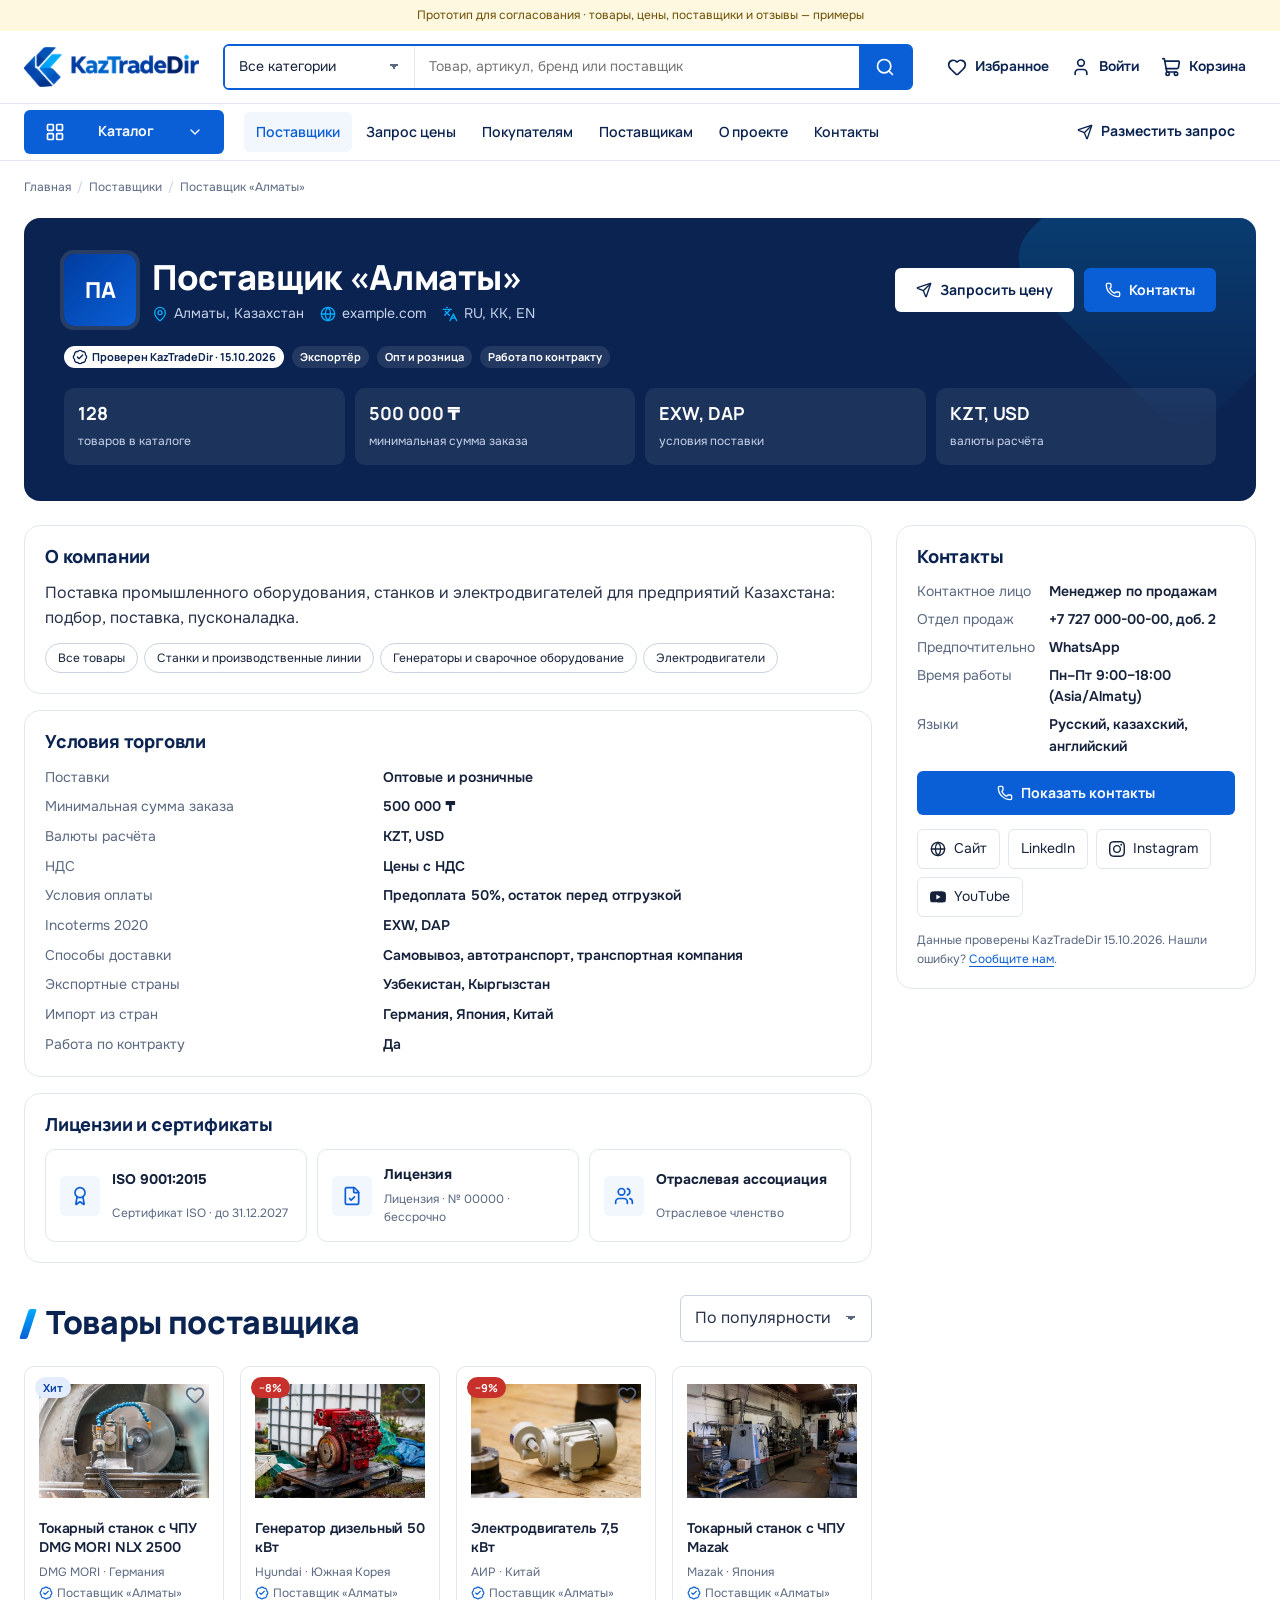
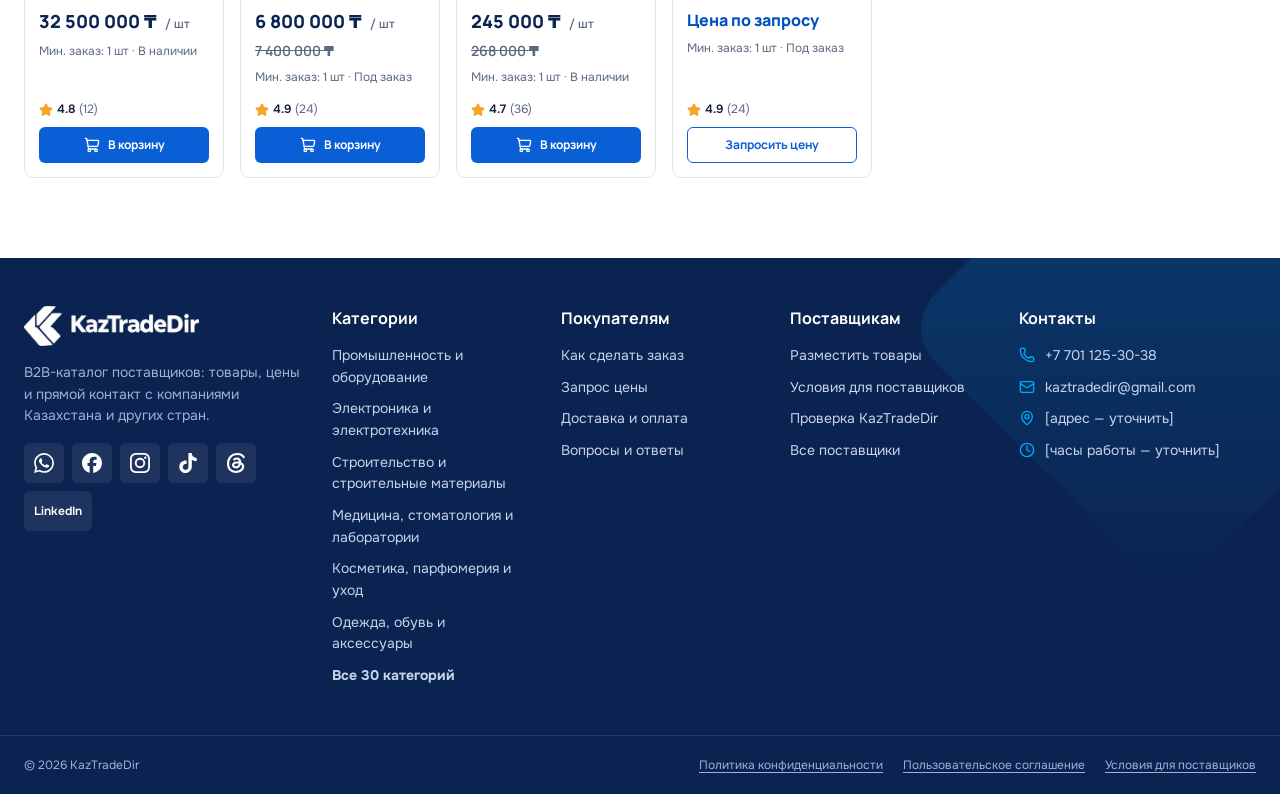
<file: supplier.html>
<!doctype html>
<html lang="ru">
<head>
	<meta charset="utf-8">
	<meta name="viewport" content="width=device-width, initial-scale=1">
	<title>Поставщик «Алматы» — поставщик на KazTradeDir</title>
	<meta name="description" content="Профиль поставщика: условия торговли, сертификаты, товары и контакты.">
	<meta name="robots" content="noindex, nofollow">
	<link rel="icon" href="assets/img/favicon-32.png" sizes="32x32">
	<link rel="apple-touch-icon" href="assets/img/apple-touch-icon.png">
	<link rel="preconnect" href="https://fonts.googleapis.com">
	<link rel="preconnect" href="https://fonts.gstatic.com" crossorigin>
	<link rel="stylesheet" href="https://fonts.googleapis.com/css2?family=Manrope:wght@600;700;800&family=Onest:wght@400;500;600;700&display=swap">
	<link rel="stylesheet" href="assets/css/tokens.css?v=0.5.3">
	<link rel="stylesheet" href="assets/css/base.css?v=0.5.3">
	<link rel="stylesheet" href="assets/css/components.css?v=0.5.3">
	<link rel="stylesheet" href="assets/css/layout.css?v=0.5.3">
	<link rel="stylesheet" href="assets/css/pages.css?v=0.5.3">
	<link rel="stylesheet" href="assets/css/suppliers.css?v=0.5.3">
	<link rel="stylesheet" href="assets/css/commerce.css?v=0.5.3">
	<link rel="stylesheet" href="assets/css/content.css?v=0.5.3">
	<script>window.gtranslateSettings = {"default_language":"ru","languages":["ru","kk","en","zh-CN"],"native_language_names":true,"wrapper_selector":".ktd-gt","select_language_label":"Язык"};</script>
	<script src="https://cdn.gtranslate.net/widgets/latest/dropdown.js" defer></script>
	<script type="module" src="assets/js/main.js?v=0.5.3"></script>
</head>
<body>
<div class="proto-bar">Прототип для согласования · товары, цены, поставщики и отзывы — примеры</div>
<a class="skip-link" href="#main">Перейти к содержимому</a>
<header class="site-header">
	<div class="container header-main">
		<button class="icon-btn header-burger" type="button" data-drawer-open="mobile-nav" aria-controls="mobile-nav" aria-expanded="false" aria-label="Открыть меню"><svg class="icon" aria-hidden="true"><use href="assets/icons.svg#i-menu"></use></svg></button>
		<a class="site-logo" href="index.html" aria-label="KazTradeDir — на главную"><img src="assets/img/logo.png" alt="KazTradeDir" width="175" height="40"></a>
		<form class="header-search" role="search" action="search.html">
			<label class="visually-hidden" for="search-cat">Категория поиска</label>
			<select class="select header-search__cat" id="search-cat" name="product_cat"><option value="">Все категории</option><option value="promyshlennost-i-oborudovanie">Промышленность и оборудование</option><option value="elektronika-i-elektrotehnika">Электроника и электротехника</option><option value="stroitelstvo-i-stroymaterialy">Строительство и строительные материалы</option><option value="meditsina-i-laboratorii">Медицина, стоматология и лаборатории</option><option value="kosmetika-i-parfyumeriya">Косметика, парфюмерия и уход</option><option value="odezhda-obuv-aksessuary">Одежда, обувь и аксессуары</option><option value="produkty-pitaniya-i-napitki">Продукты питания и напитки</option><option value="selskoe-hozyaystvo">Сельское хозяйство и животноводство</option><option value="himicheskaya-produktsiya">Химическая продукция и сырьё</option><option value="metally-i-mineraly">Металлы, минералы и сырьевые материалы</option><option value="mebel-i-tovary-dlya-doma">Мебель, интерьер и товары для дома</option><option value="avto-transport-zapchasti">Автомобили, транспорт и запчасти</option><option value="energetika">Энергетика и электрогенерация</option><option value="skladskoe-i-torgovoe-oborudovanie">Складское и торговое оборудование</option><option value="tekstil-i-tkani">Текстиль, ткани и материалы для производства</option><option value="nauka-i-izmereniya">Наука, измерения и контроль качества</option><option value="sport-otdyh-turizm">Спорт, отдых и туризм</option><option value="detskie-tovary">Детские товары, игрушки и образование</option><option value="oborudovanie-dlya-biznesa">Оборудование для бизнеса и сферы услуг</option><option value="bezopasnost-i-svyaz">Безопасность и связь</option><option value="vodosnabzhenie-otoplenie-ventilyatsiya">Водоснабжение, отопление и вентиляция</option><option value="bumaga-poligrafiya-ofis">Бумага, полиграфия и офисные товары</option><option value="tovary-dlya-zhivotnyh">Товары для животных</option><option value="ekologiya-i-pererabotka">Экология, переработка и очистка</option><option value="bytovaya-tehnika">Бытовая техника и товары повседневного спроса</option><option value="zapchasti-i-komplektuyushchie">Запасные части и комплектующие</option><option value="syre-i-polufabrikaty">Сырьё и полуфабрикаты для производства</option><option value="yuvelirnye-izdeliya">Ювелирные изделия и предметы роскоши</option><option value="muzyka-zvuk-razvlecheniya">Музыка, звук и развлечения</option><option value="robototehnika-i-avtomatizatsiya">Робототехника, автоматизация и новые технологии</option></select>
			<label class="visually-hidden" for="search-q">Поиск</label>
			<input class="header-search__input" id="search-q" type="search" name="s" placeholder="Товар, артикул, бренд или поставщик" autocomplete="off">
			<button class="header-search__btn" type="submit" aria-label="Найти"><svg class="icon" aria-hidden="true"><use href="assets/icons.svg#i-search"></use></svg></button>
		</form>
		<nav class="header-actions" aria-label="Личное">
			<a class="header-action header-action--fav" href="favorites.html"><svg class="icon" aria-hidden="true"><use href="assets/icons.svg#i-heart"></use></svg><span class="header-action__label">Избранное</span><span class="counter" data-fav-count></span></a>
			<a class="header-action header-action--account" href="login.html"><svg class="icon" aria-hidden="true"><use href="assets/icons.svg#i-user"></use></svg><span class="header-action__label">Войти</span></a>
			<a class="header-action" href="cart.html"><svg class="icon" aria-hidden="true"><use href="assets/icons.svg#i-shopping-cart"></use></svg><span class="header-action__label">Корзина</span><span class="counter" data-cart-count></span></a>
		</nav>
	</div>
	<div class="header-nav">
		<div class="container header-nav__inner">
			<button class="btn catalog-toggle" type="button" aria-expanded="false" aria-controls="mega-menu"><svg class="icon" aria-hidden="true"><use href="assets/icons.svg#i-layout-grid"></use></svg><span>Каталог</span><svg class="icon icon--sm catalog-toggle__chevron" aria-hidden="true"><use href="assets/icons.svg#i-chevron-down"></use></svg></button>
			<nav class="main-menu" aria-label="Основное меню"><a href="suppliers.html" aria-current="page">Поставщики</a><a href="rfq.html">Запрос цены</a><a href="faq.html">Покупателям</a><a href="become-supplier.html">Поставщикам</a><a href="#">О проекте</a><a href="#">Контакты</a></nav>
			<div class="lang-switch"><div class="ktd-gt"></div></div>
			<button class="btn btn--ghost header-nav__rfq" type="button" data-rfq-open=""><svg class="icon icon--sm" aria-hidden="true"><use href="assets/icons.svg#i-send"></use></svg>Разместить запрос</button>
		</div>
	</div>
	<div class="mega" id="mega-menu" hidden>
		<div class="container mega__inner">
			<nav class="mega__cats" aria-label="Категории каталога"><a class="mega__cat is-active" href="catalog.html" data-panel="mega-promyshlennost-i-oborudovanie"><svg class="icon" aria-hidden="true"><use href="assets/icons.svg#i-factory"></use></svg><span>Промышленность и оборудование</span><svg class="icon icon--sm" aria-hidden="true"><use href="assets/icons.svg#i-chevron-right"></use></svg></a><a class="mega__cat" href="catalog.html" data-panel="mega-elektronika-i-elektrotehnika"><svg class="icon" aria-hidden="true"><use href="assets/icons.svg#i-cpu"></use></svg><span>Электроника и электротехника</span><svg class="icon icon--sm" aria-hidden="true"><use href="assets/icons.svg#i-chevron-right"></use></svg></a><a class="mega__cat" href="catalog.html" data-panel="mega-stroitelstvo-i-stroymaterialy"><svg class="icon" aria-hidden="true"><use href="assets/icons.svg#i-hard-hat"></use></svg><span>Строительство и строительные материалы</span><svg class="icon icon--sm" aria-hidden="true"><use href="assets/icons.svg#i-chevron-right"></use></svg></a><a class="mega__cat" href="catalog.html" data-panel="mega-meditsina-i-laboratorii"><svg class="icon" aria-hidden="true"><use href="assets/icons.svg#i-stethoscope"></use></svg><span>Медицина, стоматология и лаборатории</span><svg class="icon icon--sm" aria-hidden="true"><use href="assets/icons.svg#i-chevron-right"></use></svg></a><a class="mega__cat" href="catalog.html" data-panel="mega-kosmetika-i-parfyumeriya"><svg class="icon" aria-hidden="true"><use href="assets/icons.svg#i-sparkles"></use></svg><span>Косметика, парфюмерия и уход</span><svg class="icon icon--sm" aria-hidden="true"><use href="assets/icons.svg#i-chevron-right"></use></svg></a><a class="mega__cat" href="catalog.html" data-panel="mega-odezhda-obuv-aksessuary"><svg class="icon" aria-hidden="true"><use href="assets/icons.svg#i-shirt"></use></svg><span>Одежда, обувь и аксессуары</span><svg class="icon icon--sm" aria-hidden="true"><use href="assets/icons.svg#i-chevron-right"></use></svg></a><a class="mega__cat" href="catalog.html" data-panel="mega-produkty-pitaniya-i-napitki"><svg class="icon" aria-hidden="true"><use href="assets/icons.svg#i-apple"></use></svg><span>Продукты питания и напитки</span><svg class="icon icon--sm" aria-hidden="true"><use href="assets/icons.svg#i-chevron-right"></use></svg></a><a class="mega__cat" href="catalog.html" data-panel="mega-selskoe-hozyaystvo"><svg class="icon" aria-hidden="true"><use href="assets/icons.svg#i-tractor"></use></svg><span>Сельское хозяйство и животноводство</span><svg class="icon icon--sm" aria-hidden="true"><use href="assets/icons.svg#i-chevron-right"></use></svg></a><a class="mega__cat" href="catalog.html" data-panel="mega-himicheskaya-produktsiya"><svg class="icon" aria-hidden="true"><use href="assets/icons.svg#i-flask-conical"></use></svg><span>Химическая продукция и сырьё</span><svg class="icon icon--sm" aria-hidden="true"><use href="assets/icons.svg#i-chevron-right"></use></svg></a><a class="mega__cat" href="catalog.html" data-panel="mega-metally-i-mineraly"><svg class="icon" aria-hidden="true"><use href="assets/icons.svg#i-pickaxe"></use></svg><span>Металлы, минералы и сырьевые материалы</span><svg class="icon icon--sm" aria-hidden="true"><use href="assets/icons.svg#i-chevron-right"></use></svg></a><a class="mega__cat" href="catalog.html" data-panel="mega-mebel-i-tovary-dlya-doma"><svg class="icon" aria-hidden="true"><use href="assets/icons.svg#i-sofa"></use></svg><span>Мебель, интерьер и товары для дома</span><svg class="icon icon--sm" aria-hidden="true"><use href="assets/icons.svg#i-chevron-right"></use></svg></a><a class="mega__cat" href="catalog.html" data-panel="mega-avto-transport-zapchasti"><svg class="icon" aria-hidden="true"><use href="assets/icons.svg#i-car"></use></svg><span>Автомобили, транспорт и запчасти</span><svg class="icon icon--sm" aria-hidden="true"><use href="assets/icons.svg#i-chevron-right"></use></svg></a><a class="mega__cat" href="catalog.html" data-panel="mega-energetika"><svg class="icon" aria-hidden="true"><use href="assets/icons.svg#i-zap"></use></svg><span>Энергетика и электрогенерация</span><svg class="icon icon--sm" aria-hidden="true"><use href="assets/icons.svg#i-chevron-right"></use></svg></a><a class="mega__cat" href="catalog.html" data-panel="mega-skladskoe-i-torgovoe-oborudovanie"><svg class="icon" aria-hidden="true"><use href="assets/icons.svg#i-warehouse"></use></svg><span>Складское и торговое оборудование</span><svg class="icon icon--sm" aria-hidden="true"><use href="assets/icons.svg#i-chevron-right"></use></svg></a><a class="mega__cat" href="catalog.html" data-panel="mega-tekstil-i-tkani"><svg class="icon" aria-hidden="true"><use href="assets/icons.svg#i-scissors"></use></svg><span>Текстиль, ткани и материалы для производства</span><svg class="icon icon--sm" aria-hidden="true"><use href="assets/icons.svg#i-chevron-right"></use></svg></a><a class="mega__cat" href="catalog.html" data-panel="mega-nauka-i-izmereniya"><svg class="icon" aria-hidden="true"><use href="assets/icons.svg#i-microscope"></use></svg><span>Наука, измерения и контроль качества</span><svg class="icon icon--sm" aria-hidden="true"><use href="assets/icons.svg#i-chevron-right"></use></svg></a><a class="mega__cat" href="catalog.html" data-panel="mega-sport-otdyh-turizm"><svg class="icon" aria-hidden="true"><use href="assets/icons.svg#i-dumbbell"></use></svg><span>Спорт, отдых и туризм</span><svg class="icon icon--sm" aria-hidden="true"><use href="assets/icons.svg#i-chevron-right"></use></svg></a><a class="mega__cat" href="catalog.html" data-panel="mega-detskie-tovary"><svg class="icon" aria-hidden="true"><use href="assets/icons.svg#i-baby"></use></svg><span>Детские товары, игрушки и образование</span><svg class="icon icon--sm" aria-hidden="true"><use href="assets/icons.svg#i-chevron-right"></use></svg></a><a class="mega__cat" href="catalog.html" data-panel="mega-oborudovanie-dlya-biznesa"><svg class="icon" aria-hidden="true"><use href="assets/icons.svg#i-briefcase-business"></use></svg><span>Оборудование для бизнеса и сферы услуг</span><svg class="icon icon--sm" aria-hidden="true"><use href="assets/icons.svg#i-chevron-right"></use></svg></a><a class="mega__cat" href="catalog.html" data-panel="mega-bezopasnost-i-svyaz"><svg class="icon" aria-hidden="true"><use href="assets/icons.svg#i-shield"></use></svg><span>Безопасность и связь</span><svg class="icon icon--sm" aria-hidden="true"><use href="assets/icons.svg#i-chevron-right"></use></svg></a><a class="mega__cat" href="catalog.html" data-panel="mega-vodosnabzhenie-otoplenie-ventilyatsiya"><svg class="icon" aria-hidden="true"><use href="assets/icons.svg#i-droplets"></use></svg><span>Водоснабжение, отопление и вентиляция</span><svg class="icon icon--sm" aria-hidden="true"><use href="assets/icons.svg#i-chevron-right"></use></svg></a><a class="mega__cat" href="catalog.html" data-panel="mega-bumaga-poligrafiya-ofis"><svg class="icon" aria-hidden="true"><use href="assets/icons.svg#i-printer"></use></svg><span>Бумага, полиграфия и офисные товары</span><svg class="icon icon--sm" aria-hidden="true"><use href="assets/icons.svg#i-chevron-right"></use></svg></a><a class="mega__cat" href="catalog.html" data-panel="mega-tovary-dlya-zhivotnyh"><svg class="icon" aria-hidden="true"><use href="assets/icons.svg#i-paw-print"></use></svg><span>Товары для животных</span><svg class="icon icon--sm" aria-hidden="true"><use href="assets/icons.svg#i-chevron-right"></use></svg></a><a class="mega__cat" href="catalog.html" data-panel="mega-ekologiya-i-pererabotka"><svg class="icon" aria-hidden="true"><use href="assets/icons.svg#i-recycle"></use></svg><span>Экология, переработка и очистка</span><svg class="icon icon--sm" aria-hidden="true"><use href="assets/icons.svg#i-chevron-right"></use></svg></a><a class="mega__cat" href="catalog.html" data-panel="mega-bytovaya-tehnika"><svg class="icon" aria-hidden="true"><use href="assets/icons.svg#i-washing-machine"></use></svg><span>Бытовая техника и товары повседневного спроса</span><svg class="icon icon--sm" aria-hidden="true"><use href="assets/icons.svg#i-chevron-right"></use></svg></a><a class="mega__cat" href="catalog.html" data-panel="mega-zapchasti-i-komplektuyushchie"><svg class="icon" aria-hidden="true"><use href="assets/icons.svg#i-cog"></use></svg><span>Запасные части и комплектующие</span><svg class="icon icon--sm" aria-hidden="true"><use href="assets/icons.svg#i-chevron-right"></use></svg></a><a class="mega__cat" href="catalog.html" data-panel="mega-syre-i-polufabrikaty"><svg class="icon" aria-hidden="true"><use href="assets/icons.svg#i-boxes"></use></svg><span>Сырьё и полуфабрикаты для производства</span><svg class="icon icon--sm" aria-hidden="true"><use href="assets/icons.svg#i-chevron-right"></use></svg></a><a class="mega__cat" href="catalog.html" data-panel="mega-yuvelirnye-izdeliya"><svg class="icon" aria-hidden="true"><use href="assets/icons.svg#i-gem"></use></svg><span>Ювелирные изделия и предметы роскоши</span><svg class="icon icon--sm" aria-hidden="true"><use href="assets/icons.svg#i-chevron-right"></use></svg></a><a class="mega__cat" href="catalog.html" data-panel="mega-muzyka-zvuk-razvlecheniya"><svg class="icon" aria-hidden="true"><use href="assets/icons.svg#i-music"></use></svg><span>Музыка, звук и развлечения</span><svg class="icon icon--sm" aria-hidden="true"><use href="assets/icons.svg#i-chevron-right"></use></svg></a><a class="mega__cat" href="catalog.html" data-panel="mega-robototehnika-i-avtomatizatsiya"><svg class="icon" aria-hidden="true"><use href="assets/icons.svg#i-bot"></use></svg><span>Робототехника, автоматизация и новые технологии</span><svg class="icon icon--sm" aria-hidden="true"><use href="assets/icons.svg#i-chevron-right"></use></svg></a></nav>
			<div><div class="mega__panel" id="mega-promyshlennost-i-oborudovanie"><h3><svg class="icon icon--lg" aria-hidden="true"><use href="assets/icons.svg#i-factory"></use></svg>Промышленность и оборудование</h3><div class="mega__subs"><a href="catalog.html">Станки и производственные линии</a><a href="catalog.html">Насосы и компрессоры</a><a href="catalog.html">Генераторы и сварочное оборудование</a><a href="catalog.html">Подъёмное оборудование</a><a href="catalog.html">Пищевое и упаковочное оборудование</a><a href="catalog.html">Инструмент</a></div><a class="mega__all" href="catalog.html">Все товары категории <svg class="icon icon--sm" aria-hidden="true"><use href="assets/icons.svg#i-arrow-right"></use></svg></a></div><div class="mega__panel" id="mega-elektronika-i-elektrotehnika" hidden><h3><svg class="icon icon--lg" aria-hidden="true"><use href="assets/icons.svg#i-cpu"></use></svg>Электроника и электротехника</h3><div class="mega__subs"><a href="catalog.html">Кабель и провод</a><a href="catalog.html">Электрощитовое оборудование</a><a href="catalog.html">Освещение</a><a href="catalog.html">Электроустановочные изделия</a><a href="catalog.html">Компьютеры и оргтехника</a><a href="catalog.html">Электронные компоненты</a></div><a class="mega__all" href="catalog.html">Все товары категории <svg class="icon icon--sm" aria-hidden="true"><use href="assets/icons.svg#i-arrow-right"></use></svg></a></div><div class="mega__panel" id="mega-stroitelstvo-i-stroymaterialy" hidden><h3><svg class="icon icon--lg" aria-hidden="true"><use href="assets/icons.svg#i-hard-hat"></use></svg>Строительство и строительные материалы</h3><div class="mega__subs"><a href="catalog.html">Цемент и сухие смеси</a><a href="catalog.html">Кирпич и блоки</a><a href="catalog.html">Металлопрокат для стройки</a><a href="catalog.html">Кровля и фасад</a><a href="catalog.html">Изоляция</a><a href="catalog.html">Отделочные материалы</a><a href="catalog.html">Строительная техника</a></div><a class="mega__all" href="catalog.html">Все товары категории <svg class="icon icon--sm" aria-hidden="true"><use href="assets/icons.svg#i-arrow-right"></use></svg></a></div><div class="mega__panel" id="mega-meditsina-i-laboratorii" hidden><h3><svg class="icon icon--lg" aria-hidden="true"><use href="assets/icons.svg#i-stethoscope"></use></svg>Медицина, стоматология и лаборатории</h3><div class="mega__subs"><a href="catalog.html">Медицинское оборудование</a><a href="catalog.html">Стоматология</a><a href="catalog.html">Лабораторное оборудование</a><a href="catalog.html">Расходные материалы</a><a href="catalog.html">Средства защиты</a><a href="catalog.html">Мебель для клиник</a></div><a class="mega__all" href="catalog.html">Все товары категории <svg class="icon icon--sm" aria-hidden="true"><use href="assets/icons.svg#i-arrow-right"></use></svg></a></div><div class="mega__panel" id="mega-kosmetika-i-parfyumeriya" hidden><h3><svg class="icon icon--lg" aria-hidden="true"><use href="assets/icons.svg#i-sparkles"></use></svg>Косметика, парфюмерия и уход</h3><div class="mega__subs"><a href="catalog.html">Уход за кожей</a><a href="catalog.html">Уход за волосами</a><a href="catalog.html">Декоративная косметика</a><a href="catalog.html">Парфюмерия</a><a href="catalog.html">Профессиональная косметика</a></div><a class="mega__all" href="catalog.html">Все товары категории <svg class="icon icon--sm" aria-hidden="true"><use href="assets/icons.svg#i-arrow-right"></use></svg></a></div><div class="mega__panel" id="mega-odezhda-obuv-aksessuary" hidden><h3><svg class="icon icon--lg" aria-hidden="true"><use href="assets/icons.svg#i-shirt"></use></svg>Одежда, обувь и аксессуары</h3><div class="mega__subs"><a href="catalog.html">Спецодежда и СИЗ</a><a href="catalog.html">Мужская одежда</a><a href="catalog.html">Женская одежда</a><a href="catalog.html">Детская одежда</a><a href="catalog.html">Обувь</a><a href="catalog.html">Аксессуары</a></div><a class="mega__all" href="catalog.html">Все товары категории <svg class="icon icon--sm" aria-hidden="true"><use href="assets/icons.svg#i-arrow-right"></use></svg></a></div><div class="mega__panel" id="mega-produkty-pitaniya-i-napitki" hidden><h3><svg class="icon icon--lg" aria-hidden="true"><use href="assets/icons.svg#i-apple"></use></svg>Продукты питания и напитки</h3><div class="mega__subs"><a href="catalog.html">Мясо и птица</a><a href="catalog.html">Молочная продукция</a><a href="catalog.html">Бакалея и крупы</a><a href="catalog.html">Кондитерские изделия</a><a href="catalog.html">Напитки</a><a href="catalog.html">Фрукты и овощи</a></div><a class="mega__all" href="catalog.html">Все товары категории <svg class="icon icon--sm" aria-hidden="true"><use href="assets/icons.svg#i-arrow-right"></use></svg></a></div><div class="mega__panel" id="mega-selskoe-hozyaystvo" hidden><h3><svg class="icon icon--lg" aria-hidden="true"><use href="assets/icons.svg#i-tractor"></use></svg>Сельское хозяйство и животноводство</h3><div class="mega__subs"><a href="catalog.html">Сельхозтехника</a><a href="catalog.html">Семена и саженцы</a><a href="catalog.html">Удобрения и СЗР</a><a href="catalog.html">Корма и добавки</a><a href="catalog.html">Оборудование для ферм</a><a href="catalog.html">Поливные системы</a></div><a class="mega__all" href="catalog.html">Все товары категории <svg class="icon icon--sm" aria-hidden="true"><use href="assets/icons.svg#i-arrow-right"></use></svg></a></div><div class="mega__panel" id="mega-himicheskaya-produktsiya" hidden><h3><svg class="icon icon--lg" aria-hidden="true"><use href="assets/icons.svg#i-flask-conical"></use></svg>Химическая продукция и сырьё</h3><div class="mega__subs"><a href="catalog.html">Промышленная химия</a><a href="catalog.html">Лакокрасочные материалы</a><a href="catalog.html">Бытовая химия</a><a href="catalog.html">Полимеры и пластмассы</a><a href="catalog.html">Реактивы</a></div><a class="mega__all" href="catalog.html">Все товары категории <svg class="icon icon--sm" aria-hidden="true"><use href="assets/icons.svg#i-arrow-right"></use></svg></a></div><div class="mega__panel" id="mega-metally-i-mineraly" hidden><h3><svg class="icon icon--lg" aria-hidden="true"><use href="assets/icons.svg#i-pickaxe"></use></svg>Металлы, минералы и сырьевые материалы</h3><div class="mega__subs"><a href="catalog.html">Чёрный металлопрокат</a><a href="catalog.html">Цветные металлы</a><a href="catalog.html">Трубы</a><a href="catalog.html">Метизы</a><a href="catalog.html">Нерудные материалы</a><a href="catalog.html">Руды и концентраты</a></div><a class="mega__all" href="catalog.html">Все товары категории <svg class="icon icon--sm" aria-hidden="true"><use href="assets/icons.svg#i-arrow-right"></use></svg></a></div><div class="mega__panel" id="mega-mebel-i-tovary-dlya-doma" hidden><h3><svg class="icon icon--lg" aria-hidden="true"><use href="assets/icons.svg#i-sofa"></use></svg>Мебель, интерьер и товары для дома</h3><div class="mega__subs"><a href="catalog.html">Офисная мебель</a><a href="catalog.html">Мебель для дома</a><a href="catalog.html">Мебель для HoReCa</a><a href="catalog.html">Текстиль для дома</a><a href="catalog.html">Посуда</a><a href="catalog.html">Декор</a></div><a class="mega__all" href="catalog.html">Все товары категории <svg class="icon icon--sm" aria-hidden="true"><use href="assets/icons.svg#i-arrow-right"></use></svg></a></div><div class="mega__panel" id="mega-avto-transport-zapchasti" hidden><h3><svg class="icon icon--lg" aria-hidden="true"><use href="assets/icons.svg#i-car"></use></svg>Автомобили, транспорт и запчасти</h3><div class="mega__subs"><a href="catalog.html">Легковые автомобили</a><a href="catalog.html">Грузовой транспорт</a><a href="catalog.html">Спецтехника</a><a href="catalog.html">Шины и диски</a><a href="catalog.html">Масла и автохимия</a><a href="catalog.html">Автоаксессуары</a></div><a class="mega__all" href="catalog.html">Все товары категории <svg class="icon icon--sm" aria-hidden="true"><use href="assets/icons.svg#i-arrow-right"></use></svg></a></div><div class="mega__panel" id="mega-energetika" hidden><h3><svg class="icon icon--lg" aria-hidden="true"><use href="assets/icons.svg#i-zap"></use></svg>Энергетика и электрогенерация</h3><div class="mega__subs"><a href="catalog.html">Генераторы и электростанции</a><a href="catalog.html">Солнечная энергетика</a><a href="catalog.html">ИБП и стабилизаторы</a><a href="catalog.html">Трансформаторы</a><a href="catalog.html">Аккумуляторы</a></div><a class="mega__all" href="catalog.html">Все товары категории <svg class="icon icon--sm" aria-hidden="true"><use href="assets/icons.svg#i-arrow-right"></use></svg></a></div><div class="mega__panel" id="mega-skladskoe-i-torgovoe-oborudovanie" hidden><h3><svg class="icon icon--lg" aria-hidden="true"><use href="assets/icons.svg#i-warehouse"></use></svg>Складское и торговое оборудование</h3><div class="mega__subs"><a href="catalog.html">Стеллажи</a><a href="catalog.html">Складская техника</a><a href="catalog.html">Торговое оборудование</a><a href="catalog.html">Холодильное оборудование</a><a href="catalog.html">Весы</a><a href="catalog.html">Упаковка</a></div><a class="mega__all" href="catalog.html">Все товары категории <svg class="icon icon--sm" aria-hidden="true"><use href="assets/icons.svg#i-arrow-right"></use></svg></a></div><div class="mega__panel" id="mega-tekstil-i-tkani" hidden><h3><svg class="icon icon--lg" aria-hidden="true"><use href="assets/icons.svg#i-scissors"></use></svg>Текстиль, ткани и материалы для производства</h3><div class="mega__subs"><a href="catalog.html">Ткани</a><a href="catalog.html">Нитки и фурнитура</a><a href="catalog.html">Нетканые материалы</a><a href="catalog.html">Технический текстиль</a><a href="catalog.html">Кожа и кожзаменители</a></div><a class="mega__all" href="catalog.html">Все товары категории <svg class="icon icon--sm" aria-hidden="true"><use href="assets/icons.svg#i-arrow-right"></use></svg></a></div><div class="mega__panel" id="mega-nauka-i-izmereniya" hidden><h3><svg class="icon icon--lg" aria-hidden="true"><use href="assets/icons.svg#i-microscope"></use></svg>Наука, измерения и контроль качества</h3><div class="mega__subs"><a href="catalog.html">Измерительные приборы</a><a href="catalog.html">Лабораторные анализаторы</a><a href="catalog.html">Неразрушающий контроль</a><a href="catalog.html">Метрология и калибровка</a><a href="catalog.html">Геодезическое оборудование</a></div><a class="mega__all" href="catalog.html">Все товары категории <svg class="icon icon--sm" aria-hidden="true"><use href="assets/icons.svg#i-arrow-right"></use></svg></a></div><div class="mega__panel" id="mega-sport-otdyh-turizm" hidden><h3><svg class="icon icon--lg" aria-hidden="true"><use href="assets/icons.svg#i-dumbbell"></use></svg>Спорт, отдых и туризм</h3><div class="mega__subs"><a href="catalog.html">Тренажёры</a><a href="catalog.html">Спортивный инвентарь</a><a href="catalog.html">Туризм и кемпинг</a><a href="catalog.html">Оборудование для площадок</a></div><a class="mega__all" href="catalog.html">Все товары категории <svg class="icon icon--sm" aria-hidden="true"><use href="assets/icons.svg#i-arrow-right"></use></svg></a></div><div class="mega__panel" id="mega-detskie-tovary" hidden><h3><svg class="icon icon--lg" aria-hidden="true"><use href="assets/icons.svg#i-baby"></use></svg>Детские товары, игрушки и образование</h3><div class="mega__subs"><a href="catalog.html">Игрушки</a><a href="catalog.html">Детская мебель</a><a href="catalog.html">Учебное оборудование</a><a href="catalog.html">Канцтовары для школы</a></div><a class="mega__all" href="catalog.html">Все товары категории <svg class="icon icon--sm" aria-hidden="true"><use href="assets/icons.svg#i-arrow-right"></use></svg></a></div><div class="mega__panel" id="mega-oborudovanie-dlya-biznesa" hidden><h3><svg class="icon icon--lg" aria-hidden="true"><use href="assets/icons.svg#i-briefcase-business"></use></svg>Оборудование для бизнеса и сферы услуг</h3><div class="mega__subs"><a href="catalog.html">Оборудование для HoReCa</a><a href="catalog.html">Клининг</a><a href="catalog.html">Прачечное оборудование</a><a href="catalog.html">Салоны красоты</a><a href="catalog.html">Кассы и POS</a></div><a class="mega__all" href="catalog.html">Все товары категории <svg class="icon icon--sm" aria-hidden="true"><use href="assets/icons.svg#i-arrow-right"></use></svg></a></div><div class="mega__panel" id="mega-bezopasnost-i-svyaz" hidden><h3><svg class="icon icon--lg" aria-hidden="true"><use href="assets/icons.svg#i-shield"></use></svg>Безопасность и связь</h3><div class="mega__subs"><a href="catalog.html">Видеонаблюдение</a><a href="catalog.html">Охранная и пожарная сигнализация</a><a href="catalog.html">Контроль доступа</a><a href="catalog.html">Сетевое и телеком-оборудование</a><a href="catalog.html">Пожаротушение</a></div><a class="mega__all" href="catalog.html">Все товары категории <svg class="icon icon--sm" aria-hidden="true"><use href="assets/icons.svg#i-arrow-right"></use></svg></a></div><div class="mega__panel" id="mega-vodosnabzhenie-otoplenie-ventilyatsiya" hidden><h3><svg class="icon icon--lg" aria-hidden="true"><use href="assets/icons.svg#i-droplets"></use></svg>Водоснабжение, отопление и вентиляция</h3><div class="mega__subs"><a href="catalog.html">Котлы и отопление</a><a href="catalog.html">Насосы для воды</a><a href="catalog.html">Трубы и фитинги</a><a href="catalog.html">Вентиляция и кондиционирование</a><a href="catalog.html">Водоочистка</a><a href="catalog.html">Сантехника</a></div><a class="mega__all" href="catalog.html">Все товары категории <svg class="icon icon--sm" aria-hidden="true"><use href="assets/icons.svg#i-arrow-right"></use></svg></a></div><div class="mega__panel" id="mega-bumaga-poligrafiya-ofis" hidden><h3><svg class="icon icon--lg" aria-hidden="true"><use href="assets/icons.svg#i-printer"></use></svg>Бумага, полиграфия и офисные товары</h3><div class="mega__subs"><a href="catalog.html">Бумага и картон</a><a href="catalog.html">Полиграфическое оборудование</a><a href="catalog.html">Канцелярия</a><a href="catalog.html">Расходники для печати</a></div><a class="mega__all" href="catalog.html">Все товары категории <svg class="icon icon--sm" aria-hidden="true"><use href="assets/icons.svg#i-arrow-right"></use></svg></a></div><div class="mega__panel" id="mega-tovary-dlya-zhivotnyh" hidden><h3><svg class="icon icon--lg" aria-hidden="true"><use href="assets/icons.svg#i-paw-print"></use></svg>Товары для животных</h3><div class="mega__subs"><a href="catalog.html">Корма</a><a href="catalog.html">Ветеринарные препараты</a><a href="catalog.html">Аксессуары и амуниция</a><a href="catalog.html">Зоогигиена</a></div><a class="mega__all" href="catalog.html">Все товары категории <svg class="icon icon--sm" aria-hidden="true"><use href="assets/icons.svg#i-arrow-right"></use></svg></a></div><div class="mega__panel" id="mega-ekologiya-i-pererabotka" hidden><h3><svg class="icon icon--lg" aria-hidden="true"><use href="assets/icons.svg#i-recycle"></use></svg>Экология, переработка и очистка</h3><div class="mega__subs"><a href="catalog.html">Оборудование для переработки</a><a href="catalog.html">Очистные сооружения</a><a href="catalog.html">Контейнеры для отходов</a><a href="catalog.html">Вторсырьё</a></div><a class="mega__all" href="catalog.html">Все товары категории <svg class="icon icon--sm" aria-hidden="true"><use href="assets/icons.svg#i-arrow-right"></use></svg></a></div><div class="mega__panel" id="mega-bytovaya-tehnika" hidden><h3><svg class="icon icon--lg" aria-hidden="true"><use href="assets/icons.svg#i-washing-machine"></use></svg>Бытовая техника и товары повседневного спроса</h3><div class="mega__subs"><a href="catalog.html">Крупная бытовая техника</a><a href="catalog.html">Мелкая бытовая техника</a><a href="catalog.html">Климатическая техника</a><a href="catalog.html">Хозтовары</a></div><a class="mega__all" href="catalog.html">Все товары категории <svg class="icon icon--sm" aria-hidden="true"><use href="assets/icons.svg#i-arrow-right"></use></svg></a></div><div class="mega__panel" id="mega-zapchasti-i-komplektuyushchie" hidden><h3><svg class="icon icon--lg" aria-hidden="true"><use href="assets/icons.svg#i-cog"></use></svg>Запасные части и комплектующие</h3><div class="mega__subs"><a href="catalog.html">Подшипники</a><a href="catalog.html">Приводы и редукторы</a><a href="catalog.html">Гидравлика и пневматика</a><a href="catalog.html">Уплотнения и РТИ</a><a href="catalog.html">Электродвигатели</a><a href="catalog.html">Запчасти к спецтехнике</a></div><a class="mega__all" href="catalog.html">Все товары категории <svg class="icon icon--sm" aria-hidden="true"><use href="assets/icons.svg#i-arrow-right"></use></svg></a></div><div class="mega__panel" id="mega-syre-i-polufabrikaty" hidden><h3><svg class="icon icon--lg" aria-hidden="true"><use href="assets/icons.svg#i-boxes"></use></svg>Сырьё и полуфабрикаты для производства</h3><div class="mega__subs"><a href="catalog.html">Пищевое сырьё</a><a href="catalog.html">Полимерное сырьё</a><a href="catalog.html">Древесина и пиломатериалы</a><a href="catalog.html">Бумажное сырьё</a><a href="catalog.html">Металлические заготовки</a></div><a class="mega__all" href="catalog.html">Все товары категории <svg class="icon icon--sm" aria-hidden="true"><use href="assets/icons.svg#i-arrow-right"></use></svg></a></div><div class="mega__panel" id="mega-yuvelirnye-izdeliya" hidden><h3><svg class="icon icon--lg" aria-hidden="true"><use href="assets/icons.svg#i-gem"></use></svg>Ювелирные изделия и предметы роскоши</h3><div class="mega__subs"><a href="catalog.html">Украшения</a><a href="catalog.html">Часы</a><a href="catalog.html">Сувениры и подарки</a><a href="catalog.html">Аксессуары премиум</a></div><a class="mega__all" href="catalog.html">Все товары категории <svg class="icon icon--sm" aria-hidden="true"><use href="assets/icons.svg#i-arrow-right"></use></svg></a></div><div class="mega__panel" id="mega-muzyka-zvuk-razvlecheniya" hidden><h3><svg class="icon icon--lg" aria-hidden="true"><use href="assets/icons.svg#i-music"></use></svg>Музыка, звук и развлечения</h3><div class="mega__subs"><a href="catalog.html">Звуковое оборудование</a><a href="catalog.html">Музыкальные инструменты</a><a href="catalog.html">Световое оборудование</a><a href="catalog.html">Аттракционы</a></div><a class="mega__all" href="catalog.html">Все товары категории <svg class="icon icon--sm" aria-hidden="true"><use href="assets/icons.svg#i-arrow-right"></use></svg></a></div><div class="mega__panel" id="mega-robototehnika-i-avtomatizatsiya" hidden><h3><svg class="icon icon--lg" aria-hidden="true"><use href="assets/icons.svg#i-bot"></use></svg>Робототехника, автоматизация и новые технологии</h3><div class="mega__subs"><a href="catalog.html">Промышленные роботы</a><a href="catalog.html">Контроллеры и ПЛК</a><a href="catalog.html">Датчики</a><a href="catalog.html">Дроны</a><a href="catalog.html">IoT и умный дом</a><a href="catalog.html">3D-печать</a></div><a class="mega__all" href="catalog.html">Все товары категории <svg class="icon icon--sm" aria-hidden="true"><use href="assets/icons.svg#i-arrow-right"></use></svg></a></div></div>
		</div>
	</div>
</header>
<aside class="drawer" id="mobile-nav" aria-label="Меню">
	<div class="drawer__head"><img src="assets/img/logo.png" alt="KazTradeDir" width="140" height="32"><button class="icon-btn" type="button" data-drawer-close aria-label="Закрыть меню"><svg class="icon" aria-hidden="true"><use href="assets/icons.svg#i-x"></use></svg></button></div>
	<div class="drawer__body mobile-nav">
		<div class="mobile-nav__lang"><div class="lang-switch"><div class="ktd-gt"></div></div></div>
		<div class="mobile-nav__section"><p class="mobile-nav__title">Каталог</p><details><summary><svg class="icon" aria-hidden="true"><use href="assets/icons.svg#i-factory"></use></svg><span>Промышленность и оборудование</span><svg class="icon icon--sm" aria-hidden="true"><use href="assets/icons.svg#i-chevron-down"></use></svg></summary><ul><li><a href="catalog.html"><b>Все товары категории</b></a></li><li><a href="catalog.html">Станки и производственные линии</a></li><li><a href="catalog.html">Насосы и компрессоры</a></li><li><a href="catalog.html">Генераторы и сварочное оборудование</a></li><li><a href="catalog.html">Подъёмное оборудование</a></li><li><a href="catalog.html">Пищевое и упаковочное оборудование</a></li><li><a href="catalog.html">Инструмент</a></li></ul></details><details><summary><svg class="icon" aria-hidden="true"><use href="assets/icons.svg#i-cpu"></use></svg><span>Электроника и электротехника</span><svg class="icon icon--sm" aria-hidden="true"><use href="assets/icons.svg#i-chevron-down"></use></svg></summary><ul><li><a href="catalog.html"><b>Все товары категории</b></a></li><li><a href="catalog.html">Кабель и провод</a></li><li><a href="catalog.html">Электрощитовое оборудование</a></li><li><a href="catalog.html">Освещение</a></li><li><a href="catalog.html">Электроустановочные изделия</a></li><li><a href="catalog.html">Компьютеры и оргтехника</a></li><li><a href="catalog.html">Электронные компоненты</a></li></ul></details><details><summary><svg class="icon" aria-hidden="true"><use href="assets/icons.svg#i-hard-hat"></use></svg><span>Строительство и строительные материалы</span><svg class="icon icon--sm" aria-hidden="true"><use href="assets/icons.svg#i-chevron-down"></use></svg></summary><ul><li><a href="catalog.html"><b>Все товары категории</b></a></li><li><a href="catalog.html">Цемент и сухие смеси</a></li><li><a href="catalog.html">Кирпич и блоки</a></li><li><a href="catalog.html">Металлопрокат для стройки</a></li><li><a href="catalog.html">Кровля и фасад</a></li><li><a href="catalog.html">Изоляция</a></li><li><a href="catalog.html">Отделочные материалы</a></li><li><a href="catalog.html">Строительная техника</a></li></ul></details><details><summary><svg class="icon" aria-hidden="true"><use href="assets/icons.svg#i-stethoscope"></use></svg><span>Медицина, стоматология и лаборатории</span><svg class="icon icon--sm" aria-hidden="true"><use href="assets/icons.svg#i-chevron-down"></use></svg></summary><ul><li><a href="catalog.html"><b>Все товары категории</b></a></li><li><a href="catalog.html">Медицинское оборудование</a></li><li><a href="catalog.html">Стоматология</a></li><li><a href="catalog.html">Лабораторное оборудование</a></li><li><a href="catalog.html">Расходные материалы</a></li><li><a href="catalog.html">Средства защиты</a></li><li><a href="catalog.html">Мебель для клиник</a></li></ul></details><details><summary><svg class="icon" aria-hidden="true"><use href="assets/icons.svg#i-sparkles"></use></svg><span>Косметика, парфюмерия и уход</span><svg class="icon icon--sm" aria-hidden="true"><use href="assets/icons.svg#i-chevron-down"></use></svg></summary><ul><li><a href="catalog.html"><b>Все товары категории</b></a></li><li><a href="catalog.html">Уход за кожей</a></li><li><a href="catalog.html">Уход за волосами</a></li><li><a href="catalog.html">Декоративная косметика</a></li><li><a href="catalog.html">Парфюмерия</a></li><li><a href="catalog.html">Профессиональная косметика</a></li></ul></details><details><summary><svg class="icon" aria-hidden="true"><use href="assets/icons.svg#i-shirt"></use></svg><span>Одежда, обувь и аксессуары</span><svg class="icon icon--sm" aria-hidden="true"><use href="assets/icons.svg#i-chevron-down"></use></svg></summary><ul><li><a href="catalog.html"><b>Все товары категории</b></a></li><li><a href="catalog.html">Спецодежда и СИЗ</a></li><li><a href="catalog.html">Мужская одежда</a></li><li><a href="catalog.html">Женская одежда</a></li><li><a href="catalog.html">Детская одежда</a></li><li><a href="catalog.html">Обувь</a></li><li><a href="catalog.html">Аксессуары</a></li></ul></details><details><summary><svg class="icon" aria-hidden="true"><use href="assets/icons.svg#i-apple"></use></svg><span>Продукты питания и напитки</span><svg class="icon icon--sm" aria-hidden="true"><use href="assets/icons.svg#i-chevron-down"></use></svg></summary><ul><li><a href="catalog.html"><b>Все товары категории</b></a></li><li><a href="catalog.html">Мясо и птица</a></li><li><a href="catalog.html">Молочная продукция</a></li><li><a href="catalog.html">Бакалея и крупы</a></li><li><a href="catalog.html">Кондитерские изделия</a></li><li><a href="catalog.html">Напитки</a></li><li><a href="catalog.html">Фрукты и овощи</a></li></ul></details><details><summary><svg class="icon" aria-hidden="true"><use href="assets/icons.svg#i-tractor"></use></svg><span>Сельское хозяйство и животноводство</span><svg class="icon icon--sm" aria-hidden="true"><use href="assets/icons.svg#i-chevron-down"></use></svg></summary><ul><li><a href="catalog.html"><b>Все товары категории</b></a></li><li><a href="catalog.html">Сельхозтехника</a></li><li><a href="catalog.html">Семена и саженцы</a></li><li><a href="catalog.html">Удобрения и СЗР</a></li><li><a href="catalog.html">Корма и добавки</a></li><li><a href="catalog.html">Оборудование для ферм</a></li><li><a href="catalog.html">Поливные системы</a></li></ul></details><details><summary><svg class="icon" aria-hidden="true"><use href="assets/icons.svg#i-flask-conical"></use></svg><span>Химическая продукция и сырьё</span><svg class="icon icon--sm" aria-hidden="true"><use href="assets/icons.svg#i-chevron-down"></use></svg></summary><ul><li><a href="catalog.html"><b>Все товары категории</b></a></li><li><a href="catalog.html">Промышленная химия</a></li><li><a href="catalog.html">Лакокрасочные материалы</a></li><li><a href="catalog.html">Бытовая химия</a></li><li><a href="catalog.html">Полимеры и пластмассы</a></li><li><a href="catalog.html">Реактивы</a></li></ul></details><details><summary><svg class="icon" aria-hidden="true"><use href="assets/icons.svg#i-pickaxe"></use></svg><span>Металлы, минералы и сырьевые материалы</span><svg class="icon icon--sm" aria-hidden="true"><use href="assets/icons.svg#i-chevron-down"></use></svg></summary><ul><li><a href="catalog.html"><b>Все товары категории</b></a></li><li><a href="catalog.html">Чёрный металлопрокат</a></li><li><a href="catalog.html">Цветные металлы</a></li><li><a href="catalog.html">Трубы</a></li><li><a href="catalog.html">Метизы</a></li><li><a href="catalog.html">Нерудные материалы</a></li><li><a href="catalog.html">Руды и концентраты</a></li></ul></details><details><summary><svg class="icon" aria-hidden="true"><use href="assets/icons.svg#i-sofa"></use></svg><span>Мебель, интерьер и товары для дома</span><svg class="icon icon--sm" aria-hidden="true"><use href="assets/icons.svg#i-chevron-down"></use></svg></summary><ul><li><a href="catalog.html"><b>Все товары категории</b></a></li><li><a href="catalog.html">Офисная мебель</a></li><li><a href="catalog.html">Мебель для дома</a></li><li><a href="catalog.html">Мебель для HoReCa</a></li><li><a href="catalog.html">Текстиль для дома</a></li><li><a href="catalog.html">Посуда</a></li><li><a href="catalog.html">Декор</a></li></ul></details><details><summary><svg class="icon" aria-hidden="true"><use href="assets/icons.svg#i-car"></use></svg><span>Автомобили, транспорт и запчасти</span><svg class="icon icon--sm" aria-hidden="true"><use href="assets/icons.svg#i-chevron-down"></use></svg></summary><ul><li><a href="catalog.html"><b>Все товары категории</b></a></li><li><a href="catalog.html">Легковые автомобили</a></li><li><a href="catalog.html">Грузовой транспорт</a></li><li><a href="catalog.html">Спецтехника</a></li><li><a href="catalog.html">Шины и диски</a></li><li><a href="catalog.html">Масла и автохимия</a></li><li><a href="catalog.html">Автоаксессуары</a></li></ul></details><details><summary><svg class="icon" aria-hidden="true"><use href="assets/icons.svg#i-zap"></use></svg><span>Энергетика и электрогенерация</span><svg class="icon icon--sm" aria-hidden="true"><use href="assets/icons.svg#i-chevron-down"></use></svg></summary><ul><li><a href="catalog.html"><b>Все товары категории</b></a></li><li><a href="catalog.html">Генераторы и электростанции</a></li><li><a href="catalog.html">Солнечная энергетика</a></li><li><a href="catalog.html">ИБП и стабилизаторы</a></li><li><a href="catalog.html">Трансформаторы</a></li><li><a href="catalog.html">Аккумуляторы</a></li></ul></details><details><summary><svg class="icon" aria-hidden="true"><use href="assets/icons.svg#i-warehouse"></use></svg><span>Складское и торговое оборудование</span><svg class="icon icon--sm" aria-hidden="true"><use href="assets/icons.svg#i-chevron-down"></use></svg></summary><ul><li><a href="catalog.html"><b>Все товары категории</b></a></li><li><a href="catalog.html">Стеллажи</a></li><li><a href="catalog.html">Складская техника</a></li><li><a href="catalog.html">Торговое оборудование</a></li><li><a href="catalog.html">Холодильное оборудование</a></li><li><a href="catalog.html">Весы</a></li><li><a href="catalog.html">Упаковка</a></li></ul></details><details><summary><svg class="icon" aria-hidden="true"><use href="assets/icons.svg#i-scissors"></use></svg><span>Текстиль, ткани и материалы для производства</span><svg class="icon icon--sm" aria-hidden="true"><use href="assets/icons.svg#i-chevron-down"></use></svg></summary><ul><li><a href="catalog.html"><b>Все товары категории</b></a></li><li><a href="catalog.html">Ткани</a></li><li><a href="catalog.html">Нитки и фурнитура</a></li><li><a href="catalog.html">Нетканые материалы</a></li><li><a href="catalog.html">Технический текстиль</a></li><li><a href="catalog.html">Кожа и кожзаменители</a></li></ul></details><details><summary><svg class="icon" aria-hidden="true"><use href="assets/icons.svg#i-microscope"></use></svg><span>Наука, измерения и контроль качества</span><svg class="icon icon--sm" aria-hidden="true"><use href="assets/icons.svg#i-chevron-down"></use></svg></summary><ul><li><a href="catalog.html"><b>Все товары категории</b></a></li><li><a href="catalog.html">Измерительные приборы</a></li><li><a href="catalog.html">Лабораторные анализаторы</a></li><li><a href="catalog.html">Неразрушающий контроль</a></li><li><a href="catalog.html">Метрология и калибровка</a></li><li><a href="catalog.html">Геодезическое оборудование</a></li></ul></details><details><summary><svg class="icon" aria-hidden="true"><use href="assets/icons.svg#i-dumbbell"></use></svg><span>Спорт, отдых и туризм</span><svg class="icon icon--sm" aria-hidden="true"><use href="assets/icons.svg#i-chevron-down"></use></svg></summary><ul><li><a href="catalog.html"><b>Все товары категории</b></a></li><li><a href="catalog.html">Тренажёры</a></li><li><a href="catalog.html">Спортивный инвентарь</a></li><li><a href="catalog.html">Туризм и кемпинг</a></li><li><a href="catalog.html">Оборудование для площадок</a></li></ul></details><details><summary><svg class="icon" aria-hidden="true"><use href="assets/icons.svg#i-baby"></use></svg><span>Детские товары, игрушки и образование</span><svg class="icon icon--sm" aria-hidden="true"><use href="assets/icons.svg#i-chevron-down"></use></svg></summary><ul><li><a href="catalog.html"><b>Все товары категории</b></a></li><li><a href="catalog.html">Игрушки</a></li><li><a href="catalog.html">Детская мебель</a></li><li><a href="catalog.html">Учебное оборудование</a></li><li><a href="catalog.html">Канцтовары для школы</a></li></ul></details><details><summary><svg class="icon" aria-hidden="true"><use href="assets/icons.svg#i-briefcase-business"></use></svg><span>Оборудование для бизнеса и сферы услуг</span><svg class="icon icon--sm" aria-hidden="true"><use href="assets/icons.svg#i-chevron-down"></use></svg></summary><ul><li><a href="catalog.html"><b>Все товары категории</b></a></li><li><a href="catalog.html">Оборудование для HoReCa</a></li><li><a href="catalog.html">Клининг</a></li><li><a href="catalog.html">Прачечное оборудование</a></li><li><a href="catalog.html">Салоны красоты</a></li><li><a href="catalog.html">Кассы и POS</a></li></ul></details><details><summary><svg class="icon" aria-hidden="true"><use href="assets/icons.svg#i-shield"></use></svg><span>Безопасность и связь</span><svg class="icon icon--sm" aria-hidden="true"><use href="assets/icons.svg#i-chevron-down"></use></svg></summary><ul><li><a href="catalog.html"><b>Все товары категории</b></a></li><li><a href="catalog.html">Видеонаблюдение</a></li><li><a href="catalog.html">Охранная и пожарная сигнализация</a></li><li><a href="catalog.html">Контроль доступа</a></li><li><a href="catalog.html">Сетевое и телеком-оборудование</a></li><li><a href="catalog.html">Пожаротушение</a></li></ul></details><details><summary><svg class="icon" aria-hidden="true"><use href="assets/icons.svg#i-droplets"></use></svg><span>Водоснабжение, отопление и вентиляция</span><svg class="icon icon--sm" aria-hidden="true"><use href="assets/icons.svg#i-chevron-down"></use></svg></summary><ul><li><a href="catalog.html"><b>Все товары категории</b></a></li><li><a href="catalog.html">Котлы и отопление</a></li><li><a href="catalog.html">Насосы для воды</a></li><li><a href="catalog.html">Трубы и фитинги</a></li><li><a href="catalog.html">Вентиляция и кондиционирование</a></li><li><a href="catalog.html">Водоочистка</a></li><li><a href="catalog.html">Сантехника</a></li></ul></details><details><summary><svg class="icon" aria-hidden="true"><use href="assets/icons.svg#i-printer"></use></svg><span>Бумага, полиграфия и офисные товары</span><svg class="icon icon--sm" aria-hidden="true"><use href="assets/icons.svg#i-chevron-down"></use></svg></summary><ul><li><a href="catalog.html"><b>Все товары категории</b></a></li><li><a href="catalog.html">Бумага и картон</a></li><li><a href="catalog.html">Полиграфическое оборудование</a></li><li><a href="catalog.html">Канцелярия</a></li><li><a href="catalog.html">Расходники для печати</a></li></ul></details><details><summary><svg class="icon" aria-hidden="true"><use href="assets/icons.svg#i-paw-print"></use></svg><span>Товары для животных</span><svg class="icon icon--sm" aria-hidden="true"><use href="assets/icons.svg#i-chevron-down"></use></svg></summary><ul><li><a href="catalog.html"><b>Все товары категории</b></a></li><li><a href="catalog.html">Корма</a></li><li><a href="catalog.html">Ветеринарные препараты</a></li><li><a href="catalog.html">Аксессуары и амуниция</a></li><li><a href="catalog.html">Зоогигиена</a></li></ul></details><details><summary><svg class="icon" aria-hidden="true"><use href="assets/icons.svg#i-recycle"></use></svg><span>Экология, переработка и очистка</span><svg class="icon icon--sm" aria-hidden="true"><use href="assets/icons.svg#i-chevron-down"></use></svg></summary><ul><li><a href="catalog.html"><b>Все товары категории</b></a></li><li><a href="catalog.html">Оборудование для переработки</a></li><li><a href="catalog.html">Очистные сооружения</a></li><li><a href="catalog.html">Контейнеры для отходов</a></li><li><a href="catalog.html">Вторсырьё</a></li></ul></details><details><summary><svg class="icon" aria-hidden="true"><use href="assets/icons.svg#i-washing-machine"></use></svg><span>Бытовая техника и товары повседневного спроса</span><svg class="icon icon--sm" aria-hidden="true"><use href="assets/icons.svg#i-chevron-down"></use></svg></summary><ul><li><a href="catalog.html"><b>Все товары категории</b></a></li><li><a href="catalog.html">Крупная бытовая техника</a></li><li><a href="catalog.html">Мелкая бытовая техника</a></li><li><a href="catalog.html">Климатическая техника</a></li><li><a href="catalog.html">Хозтовары</a></li></ul></details><details><summary><svg class="icon" aria-hidden="true"><use href="assets/icons.svg#i-cog"></use></svg><span>Запасные части и комплектующие</span><svg class="icon icon--sm" aria-hidden="true"><use href="assets/icons.svg#i-chevron-down"></use></svg></summary><ul><li><a href="catalog.html"><b>Все товары категории</b></a></li><li><a href="catalog.html">Подшипники</a></li><li><a href="catalog.html">Приводы и редукторы</a></li><li><a href="catalog.html">Гидравлика и пневматика</a></li><li><a href="catalog.html">Уплотнения и РТИ</a></li><li><a href="catalog.html">Электродвигатели</a></li><li><a href="catalog.html">Запчасти к спецтехнике</a></li></ul></details><details><summary><svg class="icon" aria-hidden="true"><use href="assets/icons.svg#i-boxes"></use></svg><span>Сырьё и полуфабрикаты для производства</span><svg class="icon icon--sm" aria-hidden="true"><use href="assets/icons.svg#i-chevron-down"></use></svg></summary><ul><li><a href="catalog.html"><b>Все товары категории</b></a></li><li><a href="catalog.html">Пищевое сырьё</a></li><li><a href="catalog.html">Полимерное сырьё</a></li><li><a href="catalog.html">Древесина и пиломатериалы</a></li><li><a href="catalog.html">Бумажное сырьё</a></li><li><a href="catalog.html">Металлические заготовки</a></li></ul></details><details><summary><svg class="icon" aria-hidden="true"><use href="assets/icons.svg#i-gem"></use></svg><span>Ювелирные изделия и предметы роскоши</span><svg class="icon icon--sm" aria-hidden="true"><use href="assets/icons.svg#i-chevron-down"></use></svg></summary><ul><li><a href="catalog.html"><b>Все товары категории</b></a></li><li><a href="catalog.html">Украшения</a></li><li><a href="catalog.html">Часы</a></li><li><a href="catalog.html">Сувениры и подарки</a></li><li><a href="catalog.html">Аксессуары премиум</a></li></ul></details><details><summary><svg class="icon" aria-hidden="true"><use href="assets/icons.svg#i-music"></use></svg><span>Музыка, звук и развлечения</span><svg class="icon icon--sm" aria-hidden="true"><use href="assets/icons.svg#i-chevron-down"></use></svg></summary><ul><li><a href="catalog.html"><b>Все товары категории</b></a></li><li><a href="catalog.html">Звуковое оборудование</a></li><li><a href="catalog.html">Музыкальные инструменты</a></li><li><a href="catalog.html">Световое оборудование</a></li><li><a href="catalog.html">Аттракционы</a></li></ul></details><details><summary><svg class="icon" aria-hidden="true"><use href="assets/icons.svg#i-bot"></use></svg><span>Робототехника, автоматизация и новые технологии</span><svg class="icon icon--sm" aria-hidden="true"><use href="assets/icons.svg#i-chevron-down"></use></svg></summary><ul><li><a href="catalog.html"><b>Все товары категории</b></a></li><li><a href="catalog.html">Промышленные роботы</a></li><li><a href="catalog.html">Контроллеры и ПЛК</a></li><li><a href="catalog.html">Датчики</a></li><li><a href="catalog.html">Дроны</a></li><li><a href="catalog.html">IoT и умный дом</a></li><li><a href="catalog.html">3D-печать</a></li></ul></details></div>
		<div class="mobile-nav__section mobile-nav__links"><a href="suppliers.html">Поставщики</a><a href="rfq.html">Запрос цены</a><a href="faq.html">Покупателям</a><a href="become-supplier.html">Поставщикам</a><a href="#">О проекте</a><a href="#">Контакты</a><a href="favorites.html">Избранное</a><a href="login.html">Войти / Регистрация</a><a href="account.html">Личный кабинет</a></div>
	</div>
</aside>
<main id="main">
<div class="container">
	<nav aria-label="Хлебные крошки"><ol class="breadcrumbs"><li><a href="index.html">Главная</a></li><li><a href="suppliers.html">Поставщики</a></li><li aria-current="page">Поставщик «Алматы»</li></ol></nav>
	<section class="supplier-hero" aria-labelledby="supplier-title">
		<div class="supplier-hero__main">
			<div class="monogram" aria-hidden="true">ПА</div>
			<div>
				<h1 id="supplier-title">Поставщик «Алматы»</h1>
				<div class="supplier-hero__meta">
					<span><svg class="icon icon--sm" aria-hidden="true"><use href="assets/icons.svg#i-map-pin"></use></svg>Алматы, Казахстан</span>
					<span><svg class="icon icon--sm" aria-hidden="true"><use href="assets/icons.svg#i-globe"></use></svg>example.com</span>
					<span><svg class="icon icon--sm" aria-hidden="true"><use href="assets/icons.svg#i-languages"></use></svg>RU, KK, EN</span>
				</div>
			</div>
		</div>
		<div class="supplier-hero__actions">
			<button class="btn btn--light" type="button" data-rfq-open="Запрос поставщику: Поставщик «Алматы»"><svg class="icon icon--sm" aria-hidden="true"><use href="assets/icons.svg#i-send"></use></svg>Запросить цену</button>
			<a class="btn" href="#contacts"><svg class="icon icon--sm" aria-hidden="true"><use href="assets/icons.svg#i-phone"></use></svg>Контакты</a>
		</div>
		<div class="supplier-hero__badges"><span class="badge badge--verified"><svg class="icon icon--sm" aria-hidden="true"><use href="assets/icons.svg#i-badge-check"></use></svg>Проверен KazTradeDir · 15.10.2026</span><span class="badge">Экспортёр</span><span class="badge">Опт и розница</span><span class="badge">Работа по контракту</span></div>
		<div class="supplier-stats">
			<div class="supplier-stat"><b>128</b><span>товаров в каталоге</span></div>
			<div class="supplier-stat"><b>500 000 ₸</b><span>минимальная сумма заказа</span></div>
			<div class="supplier-stat"><b>EXW, DAP</b><span>условия поставки</span></div>
			<div class="supplier-stat"><b>KZT, USD</b><span>валюты расчёта</span></div>
		</div>
	</section>

	<div class="supplier-layout">
		<div>
			<section class="info-card" aria-labelledby="about-title">
				<h2 id="about-title">О компании</h2>
				<p>Поставка промышленного оборудования, станков и электродвигателей для предприятий Казахстана: подбор, поставка, пусконаладка.</p>
				<div class="tag-list" aria-label="Категории поставщика"><a class="chip" href="#products">Все товары</a><a class="chip" href="#products">Станки и производственные линии</a><a class="chip" href="#products">Генераторы и сварочное оборудование</a><a class="chip" href="#products">Электродвигатели</a></div>
			</section>
			<section class="info-card" aria-labelledby="trade-title">
				<h2 id="trade-title">Условия торговли</h2>
				<dl class="kv">
					<dt>Поставки</dt><dd>Оптовые и розничные</dd>
					<dt>Минимальная сумма заказа</dt><dd>500 000 ₸</dd>
					<dt>Валюты расчёта</dt><dd>KZT, USD</dd>
					<dt>НДС</dt><dd>Цены с НДС</dd>
					<dt>Условия оплаты</dt><dd>Предоплата 50%, остаток перед отгрузкой</dd>
					<dt>Incoterms 2020</dt><dd>EXW, DAP</dd>
					<dt>Способы доставки</dt><dd>Самовывоз, автотранспорт, транспортная компания</dd>
					<dt>Экспортные страны</dt><dd>Узбекистан, Кыргызстан</dd>
					<dt>Импорт из стран</dt><dd>Германия, Япония, Китай</dd>
					<dt>Работа по контракту</dt><dd>Да</dd>
				</dl>
			</section>
			<section class="info-card" aria-labelledby="docs-title">
				<h2 id="docs-title">Лицензии и сертификаты</h2>
				<div class="doc-grid"><a class="doc-card" href="#"><span class="doc-card__icon"><svg class="icon" aria-hidden="true"><use href="assets/icons.svg#i-award"></use></svg></span><b>ISO 9001:2015</b><small>Сертификат ISO · до 31.12.2027</small></a><a class="doc-card" href="#"><span class="doc-card__icon"><svg class="icon" aria-hidden="true"><use href="assets/icons.svg#i-file-check"></use></svg></span><b>Лицензия</b><small>Лицензия · № 00000 · бессрочно</small></a><a class="doc-card" href="#"><span class="doc-card__icon"><svg class="icon" aria-hidden="true"><use href="assets/icons.svg#i-users"></use></svg></span><b>Отраслевая ассоциация</b><small>Отраслевое членство</small></a></div>
			</section>
			<section class="section--tight" id="products" aria-labelledby="sp-products">
				<div class="section-head"><h2 class="section-title" id="sp-products">Товары поставщика</h2>
				<label class="visually-hidden" for="sp-sort">Сортировка</label><select class="select" id="sp-sort" style="width:auto"><option>По популярности</option><option>Сначала новые</option><option>Сначала дешевле</option></select></div>
				<div class="product-grid product-grid--row"><article class="product-card" data-card-id="p1">
	<div class="product-card__media">
		<img src="assets/img/demo/prod-cnc-lathe.webp" alt="Токарный станок с ЧПУ DMG MORI NLX 2500" width="320" height="240" loading="lazy">
		<div class="product-card__badges"><span class="badge">Хит</span></div>
	</div>
	<button class="icon-btn fav-btn" type="button" data-product="p1" aria-pressed="false" aria-label="В избранное: Токарный станок с ЧПУ DMG MORI NLX 2500"><svg class="icon" aria-hidden="true"><use href="assets/icons.svg#i-heart"></use></svg></button>
	<div class="product-card__body">
		<h3 class="product-card__title"><a href="product.html">Токарный станок с ЧПУ DMG MORI NLX 2500</a></h3>
		<div class="product-card__meta">
			<span>DMG MORI · Германия</span>
			<span class="product-card__supplier"><svg class="icon" role="img" aria-label="Проверенный поставщик"><use href="assets/icons.svg#i-badge-check"></use></svg>Поставщик «Алматы»</span>
		</div>
		<div class="price"><span class="price__value">32 500 000 ₸</span><span class="price__unit">/ <span data-unit-for="p1">шт</span></span></div>
		<div class="product-card__terms">Мин. заказ: 1 шт · В наличии</div>
		<div class="product-card__foot">
			<span class="rating"><svg class="icon" aria-hidden="true"><use href="assets/icons.svg#i-star"></use></svg><b>4.8</b>(12)</span>
			<button class="btn btn--sm" type="button" data-add-to-cart="p1" data-qty="1"><svg class="icon icon--sm" aria-hidden="true"><use href="assets/icons.svg#i-shopping-cart"></use></svg>В корзину</button>
		</div>
	</div>
</article><article class="product-card" data-card-id="p3">
	<div class="product-card__media">
		<img src="assets/img/demo/prod-generator.webp" alt="Генератор дизельный 50 кВт" width="320" height="240" loading="lazy">
		<div class="product-card__badges"><span class="badge badge--sale">−8%</span></div>
	</div>
	<button class="icon-btn fav-btn" type="button" data-product="p3" aria-pressed="false" aria-label="В избранное: Генератор дизельный 50 кВт"><svg class="icon" aria-hidden="true"><use href="assets/icons.svg#i-heart"></use></svg></button>
	<div class="product-card__body">
		<h3 class="product-card__title"><a href="product.html">Генератор дизельный 50 кВт</a></h3>
		<div class="product-card__meta">
			<span>Hyundai · Южная Корея</span>
			<span class="product-card__supplier"><svg class="icon" role="img" aria-label="Проверенный поставщик"><use href="assets/icons.svg#i-badge-check"></use></svg>Поставщик «Алматы»</span>
		</div>
		<div class="price"><span class="price__value">6 800 000 ₸</span><span class="price__unit">/ <span data-unit-for="p3">шт</span></span><span class="price__old">7 400 000 ₸</span></div>
		<div class="product-card__terms">Мин. заказ: 1 шт · Под заказ</div>
		<div class="product-card__foot">
			<span class="rating"><svg class="icon" aria-hidden="true"><use href="assets/icons.svg#i-star"></use></svg><b>4.9</b>(24)</span>
			<button class="btn btn--sm" type="button" data-add-to-cart="p3" data-qty="1"><svg class="icon icon--sm" aria-hidden="true"><use href="assets/icons.svg#i-shopping-cart"></use></svg>В корзину</button>
		</div>
	</div>
</article><article class="product-card" data-card-id="p10">
	<div class="product-card__media">
		<img src="assets/img/demo/prod-motor.webp" alt="Электродвигатель 7,5 кВт" width="320" height="240" loading="lazy">
		<div class="product-card__badges"><span class="badge badge--sale">−9%</span></div>
	</div>
	<button class="icon-btn fav-btn" type="button" data-product="p10" aria-pressed="false" aria-label="В избранное: Электродвигатель 7,5 кВт"><svg class="icon" aria-hidden="true"><use href="assets/icons.svg#i-heart"></use></svg></button>
	<div class="product-card__body">
		<h3 class="product-card__title"><a href="product.html">Электродвигатель 7,5 кВт</a></h3>
		<div class="product-card__meta">
			<span>АИР · Китай</span>
			<span class="product-card__supplier"><svg class="icon" role="img" aria-label="Проверенный поставщик"><use href="assets/icons.svg#i-badge-check"></use></svg>Поставщик «Алматы»</span>
		</div>
		<div class="price"><span class="price__value">245 000 ₸</span><span class="price__unit">/ <span data-unit-for="p10">шт</span></span><span class="price__old">268 000 ₸</span></div>
		<div class="product-card__terms">Мин. заказ: 1 шт · В наличии</div>
		<div class="product-card__foot">
			<span class="rating"><svg class="icon" aria-hidden="true"><use href="assets/icons.svg#i-star"></use></svg><b>4.7</b>(36)</span>
			<button class="btn btn--sm" type="button" data-add-to-cart="p10" data-qty="1"><svg class="icon icon--sm" aria-hidden="true"><use href="assets/icons.svg#i-shopping-cart"></use></svg>В корзину</button>
		</div>
	</div>
</article><article class="product-card" data-card-id="p15">
	<div class="product-card__media">
		<img src="assets/img/demo/prod-lathe-mazak.webp" alt="Токарный станок с ЧПУ Mazak" width="320" height="240" loading="lazy">
		<div class="product-card__badges"></div>
	</div>
	<button class="icon-btn fav-btn" type="button" data-product="p15" aria-pressed="false" aria-label="В избранное: Токарный станок с ЧПУ Mazak"><svg class="icon" aria-hidden="true"><use href="assets/icons.svg#i-heart"></use></svg></button>
	<div class="product-card__body">
		<h3 class="product-card__title"><a href="product.html">Токарный станок с ЧПУ Mazak</a></h3>
		<div class="product-card__meta">
			<span>Mazak · Япония</span>
			<span class="product-card__supplier"><svg class="icon" role="img" aria-label="Проверенный поставщик"><use href="assets/icons.svg#i-badge-check"></use></svg>Поставщик «Алматы»</span>
		</div>
		<div class="price price--request"><span class="price__value">Цена по запросу</span></div>
		<div class="product-card__terms">Мин. заказ: 1 шт · Под заказ</div>
		<div class="product-card__foot">
			<span class="rating"><svg class="icon" aria-hidden="true"><use href="assets/icons.svg#i-star"></use></svg><b>4.9</b>(24)</span>
			<button class="btn btn--outline btn--sm" type="button" data-rfq-open="Токарный станок с ЧПУ Mazak">Запросить цену</button>
		</div>
	</div>
</article></div>
			</section>
		</div>
		<aside class="supplier-aside" id="contacts" aria-label="Контакты поставщика">
			<div class="supplier-box">
				<h2 class="supplier-box__name" style="font-size:var(--ktd-fs-lg)">Контакты</h2>
				<dl>
					<dt>Контактное лицо</dt><dd>Менеджер по продажам</dd>
					<dt>Отдел продаж</dt><dd>+7 727 000-00-00, доб. 2</dd>
					<dt>Предпочтительно</dt><dd>WhatsApp</dd>
					<dt>Время работы</dt><dd>Пн–Пт 9:00–18:00 (Asia/Almaty)</dd>
					<dt>Языки</dt><dd>Русский, казахский, английский</dd>
				</dl>
				<button class="btn btn--block" type="button" data-reveal-contacts="sp-contacts"><svg class="icon icon--sm" aria-hidden="true"><use href="assets/icons.svg#i-phone"></use></svg><span>Показать контакты</span></button>
				<div class="contacts-reveal" id="sp-contacts" hidden>
					<a href="tel:+77010000000"><svg class="icon icon--sm" aria-hidden="true"><use href="assets/icons.svg#i-phone"></use></svg>+7 701 000 00 00</a>
					<a href="https://wa.me/77010000000"><svg class="icon icon--sm" aria-hidden="true"><use href="assets/icons.svg#si-whatsapp"></use></svg>WhatsApp</a>
					<a href="https://t.me/example"><svg class="icon icon--sm" aria-hidden="true"><use href="assets/icons.svg#si-telegram"></use></svg>@example</a>
					<a href="mailto:sales@example.com"><svg class="icon icon--sm" aria-hidden="true"><use href="assets/icons.svg#i-mail"></use></svg>sales@example.com</a>
					<span class="contacts-reveal__note">Упомяните KazTradeDir при обращении.</span>
				</div>
				<div class="social-links" aria-label="Соцсети поставщика">
					<a href="#"><svg class="icon icon--sm" aria-hidden="true"><use href="assets/icons.svg#i-globe"></use></svg>Сайт</a>
					<a href="#">LinkedIn</a>
					<a href="#"><svg class="icon icon--sm" aria-hidden="true"><use href="assets/icons.svg#si-instagram"></use></svg>Instagram</a>
					<a href="#"><svg class="icon icon--sm" aria-hidden="true"><use href="assets/icons.svg#si-youtube"></use></svg>YouTube</a>
				</div>
				<p class="form-hint" style="margin:0">Данные проверены KazTradeDir 15.10.2026. Нашли ошибку? <a href="#">Сообщите нам</a>.</p>
			</div>
		</aside>
	</div>
</div>
</main>
<footer class="site-footer">
	<div class="container footer-grid">
		<div class="footer-brand">
			<img src="assets/img/logo-white.png" alt="KazTradeDir" width="175" height="40" loading="lazy">
			<p>B2B-каталог поставщиков: товары, цены и прямой контакт с компаниями Казахстана и других стран.</p>
			<div class="socials" aria-label="Мы в соцсетях">
				<a href="https://wa.me/77011253038" rel="noopener" target="_blank" aria-label="WhatsApp"><svg class="icon" aria-hidden="true"><use href="assets/icons.svg#si-whatsapp"></use></svg></a>
				<a href="#" aria-label="Facebook"><svg class="icon" aria-hidden="true"><use href="assets/icons.svg#si-facebook"></use></svg></a>
				<a href="#" aria-label="Instagram"><svg class="icon" aria-hidden="true"><use href="assets/icons.svg#si-instagram"></use></svg></a>
				<a href="#" aria-label="TikTok"><svg class="icon" aria-hidden="true"><use href="assets/icons.svg#si-tiktok"></use></svg></a>
				<a href="#" aria-label="Threads"><svg class="icon" aria-hidden="true"><use href="assets/icons.svg#si-threads"></use></svg></a>
				<a href="#">LinkedIn</a>
			</div>
		</div>
		<nav aria-label="Категории"><p class="footer-title">Категории</p><ul class="footer-list"><li><a href="catalog.html">Промышленность и оборудование</a></li><li><a href="catalog.html">Электроника и электротехника</a></li><li><a href="catalog.html">Строительство и строительные материалы</a></li><li><a href="catalog.html">Медицина, стоматология и лаборатории</a></li><li><a href="catalog.html">Косметика, парфюмерия и уход</a></li><li><a href="catalog.html">Одежда, обувь и аксессуары</a></li><li><a href="catalog.html"><b>Все 30 категорий</b></a></li></ul></nav>
		<nav aria-label="Покупателям"><p class="footer-title">Покупателям</p><ul class="footer-list"><li><a href="faq.html#order">Как сделать заказ</a></li><li><a href="rfq.html">Запрос цены</a></li><li><a href="faq.html#delivery">Доставка и оплата</a></li><li><a href="faq.html">Вопросы и ответы</a></li></ul></nav>
		<nav aria-label="Поставщикам"><p class="footer-title">Поставщикам</p><ul class="footer-list"><li><a href="become-supplier.html">Разместить товары</a></li><li><a href="faq.html#suppliers">Условия для поставщиков</a></li><li><a href="faq.html#verification">Проверка KazTradeDir</a></li><li><a href="suppliers.html">Все поставщики</a></li></ul></nav>
		<div><p class="footer-title">Контакты</p><ul class="footer-list footer-contacts">
			<li><svg class="icon icon--sm" aria-hidden="true"><use href="assets/icons.svg#i-phone"></use></svg><a href="tel:+77011253038">+7 701 125-30-38</a></li>
			<li><svg class="icon icon--sm" aria-hidden="true"><use href="assets/icons.svg#i-mail"></use></svg><a href="mailto:kaztradedir@gmail.com">kaztradedir@gmail.com</a></li>
			<li><svg class="icon icon--sm" aria-hidden="true"><use href="assets/icons.svg#i-map-pin"></use></svg><span>[адрес — уточнить]</span></li>
			<li><svg class="icon icon--sm" aria-hidden="true"><use href="assets/icons.svg#i-clock"></use></svg><span>[часы работы — уточнить]</span></li>
		</ul></div>
	</div>
	<div class="container footer-bottom">
		<span>© 2026 KazTradeDir</span>
		<nav aria-label="Документы"><a href="#">Политика конфиденциальности</a><a href="#">Пользовательское соглашение</a><a href="#">Условия для поставщиков</a></nav>
	</div>
</footer>
<dialog class="modal" id="rfq-modal" aria-labelledby="rfq-title">
	<form id="rfq-form" method="dialog" novalidate>
		<div class="modal__head"><h2 id="rfq-title">Запросить цену</h2><button class="icon-btn" type="button" data-modal-close aria-label="Закрыть"><svg class="icon" aria-hidden="true"><use href="assets/icons.svg#i-x"></use></svg></button></div>
		<div class="modal__body">
			<p class="muted" style="margin:0">Товар: <b data-rfq-product>Общий запрос</b>. Заявку получат поставщик и администратор площадки — ответ придёт на ваш email.</p>
			<div class="field"><label for="rfq-need">Что нужно *</label><textarea class="textarea" id="rfq-need" required placeholder="Модель, характеристики, требования"></textarea></div>
			<div class="price-range"><div class="field"><label for="rfq-qty">Количество *</label><input class="input" id="rfq-qty" type="number" min="1" required></div>
			<div class="field"><label for="rfq-city">Город доставки *</label><input class="input" id="rfq-city" required></div></div>
			<div class="price-range"><div class="field"><label for="rfq-name">Имя *</label><input class="input" id="rfq-name" required autocomplete="name"></div>
			<div class="field"><label for="rfq-phone">Телефон *</label><input class="input" id="rfq-phone" type="tel" required autocomplete="tel" placeholder="+7"></div></div>
			<div class="field"><label for="rfq-email">Email *</label><input class="input" id="rfq-email" type="email" required autocomplete="email"></div>
			<label class="check"><input type="checkbox" required> Согласен(на) на обработку и передачу данных поставщику</label>
			<button class="btn btn--lg" type="submit"><svg class="icon icon--sm" aria-hidden="true"><use href="assets/icons.svg#i-send"></use></svg>Отправить запрос</button>
		</div>
	</form>
</dialog>
</body>
</html>
</file>
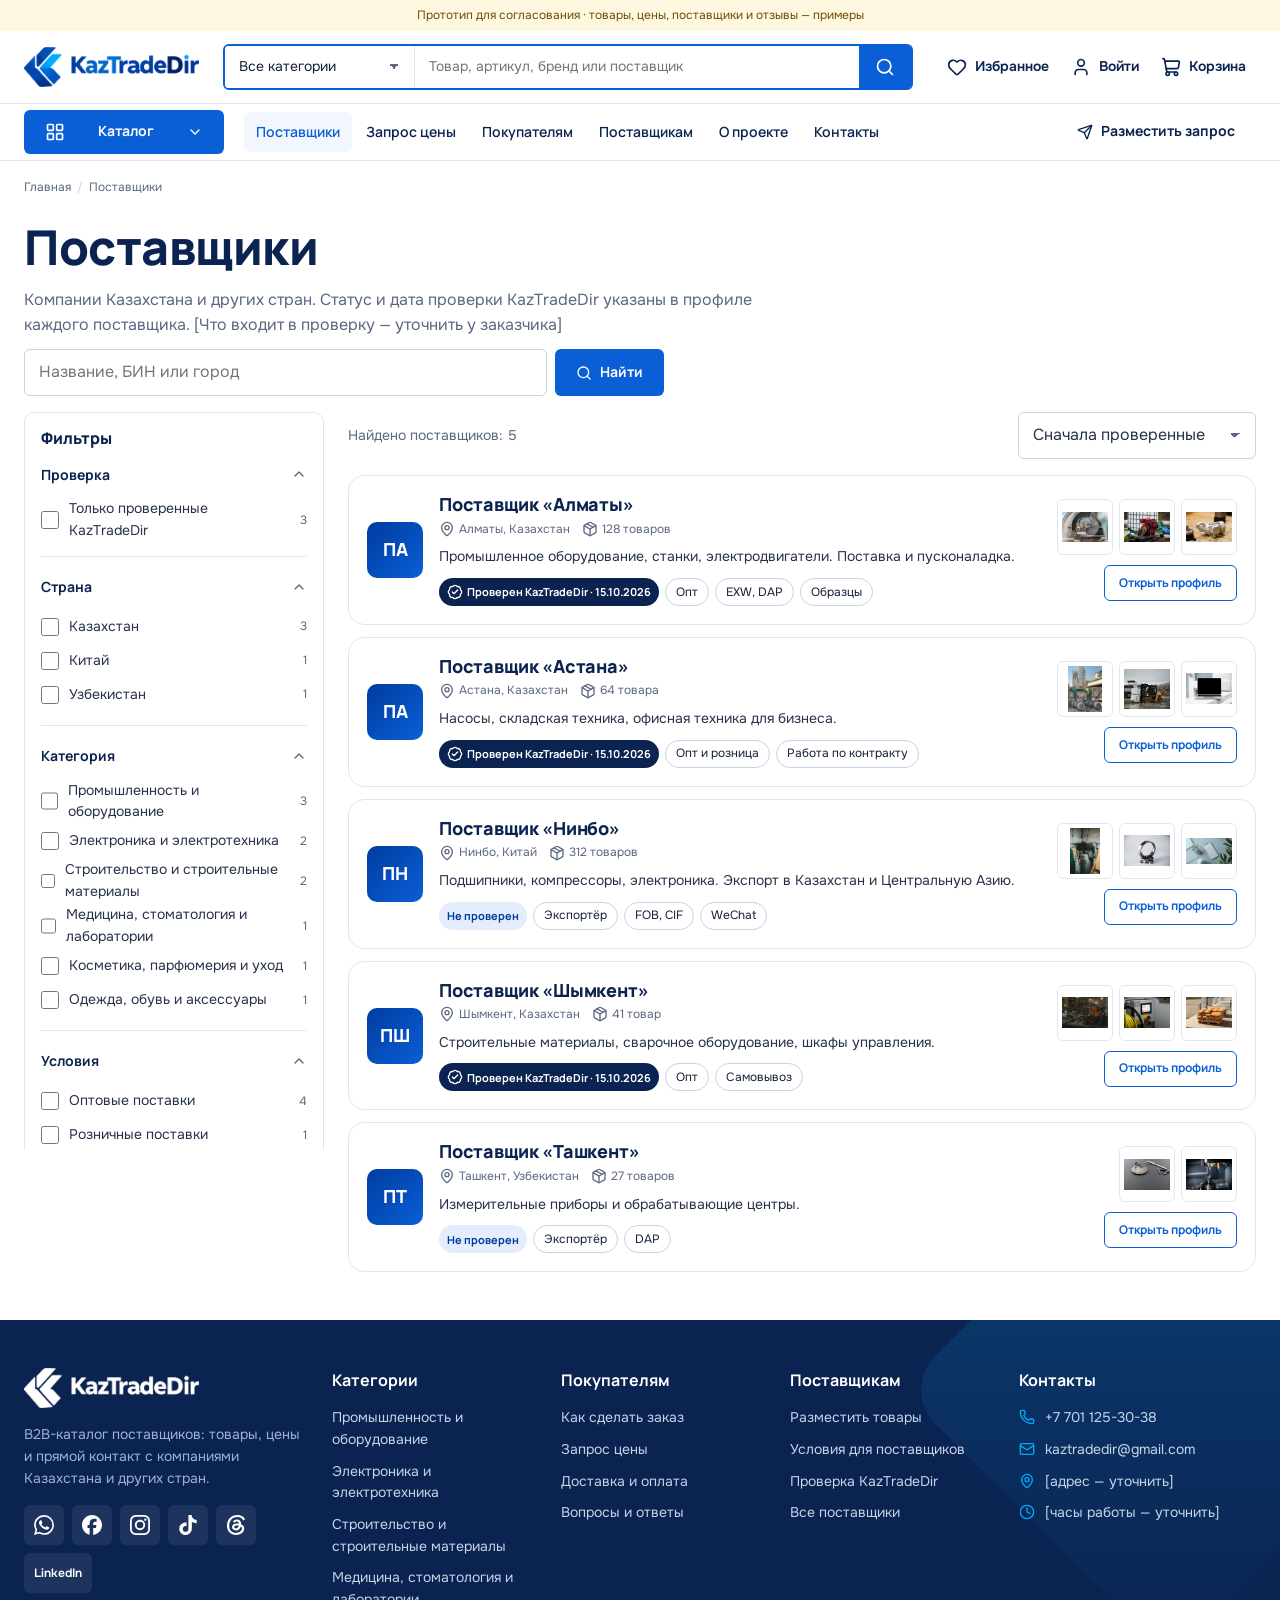
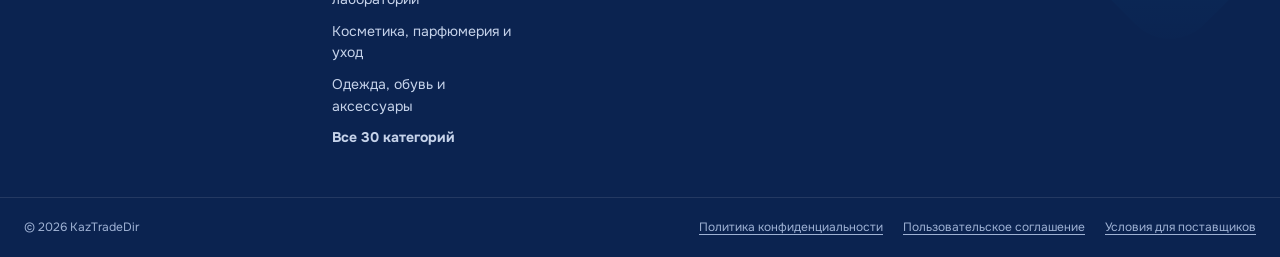
<file: suppliers.html>
<!doctype html>
<html lang="ru">
<head>
	<meta charset="utf-8">
	<meta name="viewport" content="width=device-width, initial-scale=1">
	<title>Поставщики — KazTradeDir</title>
	<meta name="description" content="Каталог поставщиков Казахстана и других стран: проверенные компании, условия торговли, товары.">
	<meta name="robots" content="noindex, nofollow">
	<link rel="icon" href="assets/img/favicon-32.png" sizes="32x32">
	<link rel="apple-touch-icon" href="assets/img/apple-touch-icon.png">
	<link rel="preconnect" href="https://fonts.googleapis.com">
	<link rel="preconnect" href="https://fonts.gstatic.com" crossorigin>
	<link rel="stylesheet" href="https://fonts.googleapis.com/css2?family=Manrope:wght@600;700;800&family=Onest:wght@400;500;600;700&display=swap">
	<link rel="stylesheet" href="assets/css/tokens.css?v=0.5.3">
	<link rel="stylesheet" href="assets/css/base.css?v=0.5.3">
	<link rel="stylesheet" href="assets/css/components.css?v=0.5.3">
	<link rel="stylesheet" href="assets/css/layout.css?v=0.5.3">
	<link rel="stylesheet" href="assets/css/pages.css?v=0.5.3">
	<link rel="stylesheet" href="assets/css/suppliers.css?v=0.5.3">
	<link rel="stylesheet" href="assets/css/commerce.css?v=0.5.3">
	<link rel="stylesheet" href="assets/css/content.css?v=0.5.3">
	<script>window.gtranslateSettings = {"default_language":"ru","languages":["ru","kk","en","zh-CN"],"native_language_names":true,"wrapper_selector":".ktd-gt","select_language_label":"Язык"};</script>
	<script src="https://cdn.gtranslate.net/widgets/latest/dropdown.js" defer></script>
	<script type="module" src="assets/js/main.js?v=0.5.3"></script>
</head>
<body>
<div class="proto-bar">Прототип для согласования · товары, цены, поставщики и отзывы — примеры</div>
<a class="skip-link" href="#main">Перейти к содержимому</a>
<header class="site-header">
	<div class="container header-main">
		<button class="icon-btn header-burger" type="button" data-drawer-open="mobile-nav" aria-controls="mobile-nav" aria-expanded="false" aria-label="Открыть меню"><svg class="icon" aria-hidden="true"><use href="assets/icons.svg#i-menu"></use></svg></button>
		<a class="site-logo" href="index.html" aria-label="KazTradeDir — на главную"><img src="assets/img/logo.png" alt="KazTradeDir" width="175" height="40"></a>
		<form class="header-search" role="search" action="search.html">
			<label class="visually-hidden" for="search-cat">Категория поиска</label>
			<select class="select header-search__cat" id="search-cat" name="product_cat"><option value="">Все категории</option><option value="promyshlennost-i-oborudovanie">Промышленность и оборудование</option><option value="elektronika-i-elektrotehnika">Электроника и электротехника</option><option value="stroitelstvo-i-stroymaterialy">Строительство и строительные материалы</option><option value="meditsina-i-laboratorii">Медицина, стоматология и лаборатории</option><option value="kosmetika-i-parfyumeriya">Косметика, парфюмерия и уход</option><option value="odezhda-obuv-aksessuary">Одежда, обувь и аксессуары</option><option value="produkty-pitaniya-i-napitki">Продукты питания и напитки</option><option value="selskoe-hozyaystvo">Сельское хозяйство и животноводство</option><option value="himicheskaya-produktsiya">Химическая продукция и сырьё</option><option value="metally-i-mineraly">Металлы, минералы и сырьевые материалы</option><option value="mebel-i-tovary-dlya-doma">Мебель, интерьер и товары для дома</option><option value="avto-transport-zapchasti">Автомобили, транспорт и запчасти</option><option value="energetika">Энергетика и электрогенерация</option><option value="skladskoe-i-torgovoe-oborudovanie">Складское и торговое оборудование</option><option value="tekstil-i-tkani">Текстиль, ткани и материалы для производства</option><option value="nauka-i-izmereniya">Наука, измерения и контроль качества</option><option value="sport-otdyh-turizm">Спорт, отдых и туризм</option><option value="detskie-tovary">Детские товары, игрушки и образование</option><option value="oborudovanie-dlya-biznesa">Оборудование для бизнеса и сферы услуг</option><option value="bezopasnost-i-svyaz">Безопасность и связь</option><option value="vodosnabzhenie-otoplenie-ventilyatsiya">Водоснабжение, отопление и вентиляция</option><option value="bumaga-poligrafiya-ofis">Бумага, полиграфия и офисные товары</option><option value="tovary-dlya-zhivotnyh">Товары для животных</option><option value="ekologiya-i-pererabotka">Экология, переработка и очистка</option><option value="bytovaya-tehnika">Бытовая техника и товары повседневного спроса</option><option value="zapchasti-i-komplektuyushchie">Запасные части и комплектующие</option><option value="syre-i-polufabrikaty">Сырьё и полуфабрикаты для производства</option><option value="yuvelirnye-izdeliya">Ювелирные изделия и предметы роскоши</option><option value="muzyka-zvuk-razvlecheniya">Музыка, звук и развлечения</option><option value="robototehnika-i-avtomatizatsiya">Робототехника, автоматизация и новые технологии</option></select>
			<label class="visually-hidden" for="search-q">Поиск</label>
			<input class="header-search__input" id="search-q" type="search" name="s" placeholder="Товар, артикул, бренд или поставщик" autocomplete="off">
			<button class="header-search__btn" type="submit" aria-label="Найти"><svg class="icon" aria-hidden="true"><use href="assets/icons.svg#i-search"></use></svg></button>
		</form>
		<nav class="header-actions" aria-label="Личное">
			<a class="header-action header-action--fav" href="favorites.html"><svg class="icon" aria-hidden="true"><use href="assets/icons.svg#i-heart"></use></svg><span class="header-action__label">Избранное</span><span class="counter" data-fav-count></span></a>
			<a class="header-action header-action--account" href="login.html"><svg class="icon" aria-hidden="true"><use href="assets/icons.svg#i-user"></use></svg><span class="header-action__label">Войти</span></a>
			<a class="header-action" href="cart.html"><svg class="icon" aria-hidden="true"><use href="assets/icons.svg#i-shopping-cart"></use></svg><span class="header-action__label">Корзина</span><span class="counter" data-cart-count></span></a>
		</nav>
	</div>
	<div class="header-nav">
		<div class="container header-nav__inner">
			<button class="btn catalog-toggle" type="button" aria-expanded="false" aria-controls="mega-menu"><svg class="icon" aria-hidden="true"><use href="assets/icons.svg#i-layout-grid"></use></svg><span>Каталог</span><svg class="icon icon--sm catalog-toggle__chevron" aria-hidden="true"><use href="assets/icons.svg#i-chevron-down"></use></svg></button>
			<nav class="main-menu" aria-label="Основное меню"><a href="suppliers.html" aria-current="page">Поставщики</a><a href="rfq.html">Запрос цены</a><a href="faq.html">Покупателям</a><a href="become-supplier.html">Поставщикам</a><a href="#">О проекте</a><a href="#">Контакты</a></nav>
			<div class="lang-switch"><div class="ktd-gt"></div></div>
			<button class="btn btn--ghost header-nav__rfq" type="button" data-rfq-open=""><svg class="icon icon--sm" aria-hidden="true"><use href="assets/icons.svg#i-send"></use></svg>Разместить запрос</button>
		</div>
	</div>
	<div class="mega" id="mega-menu" hidden>
		<div class="container mega__inner">
			<nav class="mega__cats" aria-label="Категории каталога"><a class="mega__cat is-active" href="catalog.html" data-panel="mega-promyshlennost-i-oborudovanie"><svg class="icon" aria-hidden="true"><use href="assets/icons.svg#i-factory"></use></svg><span>Промышленность и оборудование</span><svg class="icon icon--sm" aria-hidden="true"><use href="assets/icons.svg#i-chevron-right"></use></svg></a><a class="mega__cat" href="catalog.html" data-panel="mega-elektronika-i-elektrotehnika"><svg class="icon" aria-hidden="true"><use href="assets/icons.svg#i-cpu"></use></svg><span>Электроника и электротехника</span><svg class="icon icon--sm" aria-hidden="true"><use href="assets/icons.svg#i-chevron-right"></use></svg></a><a class="mega__cat" href="catalog.html" data-panel="mega-stroitelstvo-i-stroymaterialy"><svg class="icon" aria-hidden="true"><use href="assets/icons.svg#i-hard-hat"></use></svg><span>Строительство и строительные материалы</span><svg class="icon icon--sm" aria-hidden="true"><use href="assets/icons.svg#i-chevron-right"></use></svg></a><a class="mega__cat" href="catalog.html" data-panel="mega-meditsina-i-laboratorii"><svg class="icon" aria-hidden="true"><use href="assets/icons.svg#i-stethoscope"></use></svg><span>Медицина, стоматология и лаборатории</span><svg class="icon icon--sm" aria-hidden="true"><use href="assets/icons.svg#i-chevron-right"></use></svg></a><a class="mega__cat" href="catalog.html" data-panel="mega-kosmetika-i-parfyumeriya"><svg class="icon" aria-hidden="true"><use href="assets/icons.svg#i-sparkles"></use></svg><span>Косметика, парфюмерия и уход</span><svg class="icon icon--sm" aria-hidden="true"><use href="assets/icons.svg#i-chevron-right"></use></svg></a><a class="mega__cat" href="catalog.html" data-panel="mega-odezhda-obuv-aksessuary"><svg class="icon" aria-hidden="true"><use href="assets/icons.svg#i-shirt"></use></svg><span>Одежда, обувь и аксессуары</span><svg class="icon icon--sm" aria-hidden="true"><use href="assets/icons.svg#i-chevron-right"></use></svg></a><a class="mega__cat" href="catalog.html" data-panel="mega-produkty-pitaniya-i-napitki"><svg class="icon" aria-hidden="true"><use href="assets/icons.svg#i-apple"></use></svg><span>Продукты питания и напитки</span><svg class="icon icon--sm" aria-hidden="true"><use href="assets/icons.svg#i-chevron-right"></use></svg></a><a class="mega__cat" href="catalog.html" data-panel="mega-selskoe-hozyaystvo"><svg class="icon" aria-hidden="true"><use href="assets/icons.svg#i-tractor"></use></svg><span>Сельское хозяйство и животноводство</span><svg class="icon icon--sm" aria-hidden="true"><use href="assets/icons.svg#i-chevron-right"></use></svg></a><a class="mega__cat" href="catalog.html" data-panel="mega-himicheskaya-produktsiya"><svg class="icon" aria-hidden="true"><use href="assets/icons.svg#i-flask-conical"></use></svg><span>Химическая продукция и сырьё</span><svg class="icon icon--sm" aria-hidden="true"><use href="assets/icons.svg#i-chevron-right"></use></svg></a><a class="mega__cat" href="catalog.html" data-panel="mega-metally-i-mineraly"><svg class="icon" aria-hidden="true"><use href="assets/icons.svg#i-pickaxe"></use></svg><span>Металлы, минералы и сырьевые материалы</span><svg class="icon icon--sm" aria-hidden="true"><use href="assets/icons.svg#i-chevron-right"></use></svg></a><a class="mega__cat" href="catalog.html" data-panel="mega-mebel-i-tovary-dlya-doma"><svg class="icon" aria-hidden="true"><use href="assets/icons.svg#i-sofa"></use></svg><span>Мебель, интерьер и товары для дома</span><svg class="icon icon--sm" aria-hidden="true"><use href="assets/icons.svg#i-chevron-right"></use></svg></a><a class="mega__cat" href="catalog.html" data-panel="mega-avto-transport-zapchasti"><svg class="icon" aria-hidden="true"><use href="assets/icons.svg#i-car"></use></svg><span>Автомобили, транспорт и запчасти</span><svg class="icon icon--sm" aria-hidden="true"><use href="assets/icons.svg#i-chevron-right"></use></svg></a><a class="mega__cat" href="catalog.html" data-panel="mega-energetika"><svg class="icon" aria-hidden="true"><use href="assets/icons.svg#i-zap"></use></svg><span>Энергетика и электрогенерация</span><svg class="icon icon--sm" aria-hidden="true"><use href="assets/icons.svg#i-chevron-right"></use></svg></a><a class="mega__cat" href="catalog.html" data-panel="mega-skladskoe-i-torgovoe-oborudovanie"><svg class="icon" aria-hidden="true"><use href="assets/icons.svg#i-warehouse"></use></svg><span>Складское и торговое оборудование</span><svg class="icon icon--sm" aria-hidden="true"><use href="assets/icons.svg#i-chevron-right"></use></svg></a><a class="mega__cat" href="catalog.html" data-panel="mega-tekstil-i-tkani"><svg class="icon" aria-hidden="true"><use href="assets/icons.svg#i-scissors"></use></svg><span>Текстиль, ткани и материалы для производства</span><svg class="icon icon--sm" aria-hidden="true"><use href="assets/icons.svg#i-chevron-right"></use></svg></a><a class="mega__cat" href="catalog.html" data-panel="mega-nauka-i-izmereniya"><svg class="icon" aria-hidden="true"><use href="assets/icons.svg#i-microscope"></use></svg><span>Наука, измерения и контроль качества</span><svg class="icon icon--sm" aria-hidden="true"><use href="assets/icons.svg#i-chevron-right"></use></svg></a><a class="mega__cat" href="catalog.html" data-panel="mega-sport-otdyh-turizm"><svg class="icon" aria-hidden="true"><use href="assets/icons.svg#i-dumbbell"></use></svg><span>Спорт, отдых и туризм</span><svg class="icon icon--sm" aria-hidden="true"><use href="assets/icons.svg#i-chevron-right"></use></svg></a><a class="mega__cat" href="catalog.html" data-panel="mega-detskie-tovary"><svg class="icon" aria-hidden="true"><use href="assets/icons.svg#i-baby"></use></svg><span>Детские товары, игрушки и образование</span><svg class="icon icon--sm" aria-hidden="true"><use href="assets/icons.svg#i-chevron-right"></use></svg></a><a class="mega__cat" href="catalog.html" data-panel="mega-oborudovanie-dlya-biznesa"><svg class="icon" aria-hidden="true"><use href="assets/icons.svg#i-briefcase-business"></use></svg><span>Оборудование для бизнеса и сферы услуг</span><svg class="icon icon--sm" aria-hidden="true"><use href="assets/icons.svg#i-chevron-right"></use></svg></a><a class="mega__cat" href="catalog.html" data-panel="mega-bezopasnost-i-svyaz"><svg class="icon" aria-hidden="true"><use href="assets/icons.svg#i-shield"></use></svg><span>Безопасность и связь</span><svg class="icon icon--sm" aria-hidden="true"><use href="assets/icons.svg#i-chevron-right"></use></svg></a><a class="mega__cat" href="catalog.html" data-panel="mega-vodosnabzhenie-otoplenie-ventilyatsiya"><svg class="icon" aria-hidden="true"><use href="assets/icons.svg#i-droplets"></use></svg><span>Водоснабжение, отопление и вентиляция</span><svg class="icon icon--sm" aria-hidden="true"><use href="assets/icons.svg#i-chevron-right"></use></svg></a><a class="mega__cat" href="catalog.html" data-panel="mega-bumaga-poligrafiya-ofis"><svg class="icon" aria-hidden="true"><use href="assets/icons.svg#i-printer"></use></svg><span>Бумага, полиграфия и офисные товары</span><svg class="icon icon--sm" aria-hidden="true"><use href="assets/icons.svg#i-chevron-right"></use></svg></a><a class="mega__cat" href="catalog.html" data-panel="mega-tovary-dlya-zhivotnyh"><svg class="icon" aria-hidden="true"><use href="assets/icons.svg#i-paw-print"></use></svg><span>Товары для животных</span><svg class="icon icon--sm" aria-hidden="true"><use href="assets/icons.svg#i-chevron-right"></use></svg></a><a class="mega__cat" href="catalog.html" data-panel="mega-ekologiya-i-pererabotka"><svg class="icon" aria-hidden="true"><use href="assets/icons.svg#i-recycle"></use></svg><span>Экология, переработка и очистка</span><svg class="icon icon--sm" aria-hidden="true"><use href="assets/icons.svg#i-chevron-right"></use></svg></a><a class="mega__cat" href="catalog.html" data-panel="mega-bytovaya-tehnika"><svg class="icon" aria-hidden="true"><use href="assets/icons.svg#i-washing-machine"></use></svg><span>Бытовая техника и товары повседневного спроса</span><svg class="icon icon--sm" aria-hidden="true"><use href="assets/icons.svg#i-chevron-right"></use></svg></a><a class="mega__cat" href="catalog.html" data-panel="mega-zapchasti-i-komplektuyushchie"><svg class="icon" aria-hidden="true"><use href="assets/icons.svg#i-cog"></use></svg><span>Запасные части и комплектующие</span><svg class="icon icon--sm" aria-hidden="true"><use href="assets/icons.svg#i-chevron-right"></use></svg></a><a class="mega__cat" href="catalog.html" data-panel="mega-syre-i-polufabrikaty"><svg class="icon" aria-hidden="true"><use href="assets/icons.svg#i-boxes"></use></svg><span>Сырьё и полуфабрикаты для производства</span><svg class="icon icon--sm" aria-hidden="true"><use href="assets/icons.svg#i-chevron-right"></use></svg></a><a class="mega__cat" href="catalog.html" data-panel="mega-yuvelirnye-izdeliya"><svg class="icon" aria-hidden="true"><use href="assets/icons.svg#i-gem"></use></svg><span>Ювелирные изделия и предметы роскоши</span><svg class="icon icon--sm" aria-hidden="true"><use href="assets/icons.svg#i-chevron-right"></use></svg></a><a class="mega__cat" href="catalog.html" data-panel="mega-muzyka-zvuk-razvlecheniya"><svg class="icon" aria-hidden="true"><use href="assets/icons.svg#i-music"></use></svg><span>Музыка, звук и развлечения</span><svg class="icon icon--sm" aria-hidden="true"><use href="assets/icons.svg#i-chevron-right"></use></svg></a><a class="mega__cat" href="catalog.html" data-panel="mega-robototehnika-i-avtomatizatsiya"><svg class="icon" aria-hidden="true"><use href="assets/icons.svg#i-bot"></use></svg><span>Робототехника, автоматизация и новые технологии</span><svg class="icon icon--sm" aria-hidden="true"><use href="assets/icons.svg#i-chevron-right"></use></svg></a></nav>
			<div><div class="mega__panel" id="mega-promyshlennost-i-oborudovanie"><h3><svg class="icon icon--lg" aria-hidden="true"><use href="assets/icons.svg#i-factory"></use></svg>Промышленность и оборудование</h3><div class="mega__subs"><a href="catalog.html">Станки и производственные линии</a><a href="catalog.html">Насосы и компрессоры</a><a href="catalog.html">Генераторы и сварочное оборудование</a><a href="catalog.html">Подъёмное оборудование</a><a href="catalog.html">Пищевое и упаковочное оборудование</a><a href="catalog.html">Инструмент</a></div><a class="mega__all" href="catalog.html">Все товары категории <svg class="icon icon--sm" aria-hidden="true"><use href="assets/icons.svg#i-arrow-right"></use></svg></a></div><div class="mega__panel" id="mega-elektronika-i-elektrotehnika" hidden><h3><svg class="icon icon--lg" aria-hidden="true"><use href="assets/icons.svg#i-cpu"></use></svg>Электроника и электротехника</h3><div class="mega__subs"><a href="catalog.html">Кабель и провод</a><a href="catalog.html">Электрощитовое оборудование</a><a href="catalog.html">Освещение</a><a href="catalog.html">Электроустановочные изделия</a><a href="catalog.html">Компьютеры и оргтехника</a><a href="catalog.html">Электронные компоненты</a></div><a class="mega__all" href="catalog.html">Все товары категории <svg class="icon icon--sm" aria-hidden="true"><use href="assets/icons.svg#i-arrow-right"></use></svg></a></div><div class="mega__panel" id="mega-stroitelstvo-i-stroymaterialy" hidden><h3><svg class="icon icon--lg" aria-hidden="true"><use href="assets/icons.svg#i-hard-hat"></use></svg>Строительство и строительные материалы</h3><div class="mega__subs"><a href="catalog.html">Цемент и сухие смеси</a><a href="catalog.html">Кирпич и блоки</a><a href="catalog.html">Металлопрокат для стройки</a><a href="catalog.html">Кровля и фасад</a><a href="catalog.html">Изоляция</a><a href="catalog.html">Отделочные материалы</a><a href="catalog.html">Строительная техника</a></div><a class="mega__all" href="catalog.html">Все товары категории <svg class="icon icon--sm" aria-hidden="true"><use href="assets/icons.svg#i-arrow-right"></use></svg></a></div><div class="mega__panel" id="mega-meditsina-i-laboratorii" hidden><h3><svg class="icon icon--lg" aria-hidden="true"><use href="assets/icons.svg#i-stethoscope"></use></svg>Медицина, стоматология и лаборатории</h3><div class="mega__subs"><a href="catalog.html">Медицинское оборудование</a><a href="catalog.html">Стоматология</a><a href="catalog.html">Лабораторное оборудование</a><a href="catalog.html">Расходные материалы</a><a href="catalog.html">Средства защиты</a><a href="catalog.html">Мебель для клиник</a></div><a class="mega__all" href="catalog.html">Все товары категории <svg class="icon icon--sm" aria-hidden="true"><use href="assets/icons.svg#i-arrow-right"></use></svg></a></div><div class="mega__panel" id="mega-kosmetika-i-parfyumeriya" hidden><h3><svg class="icon icon--lg" aria-hidden="true"><use href="assets/icons.svg#i-sparkles"></use></svg>Косметика, парфюмерия и уход</h3><div class="mega__subs"><a href="catalog.html">Уход за кожей</a><a href="catalog.html">Уход за волосами</a><a href="catalog.html">Декоративная косметика</a><a href="catalog.html">Парфюмерия</a><a href="catalog.html">Профессиональная косметика</a></div><a class="mega__all" href="catalog.html">Все товары категории <svg class="icon icon--sm" aria-hidden="true"><use href="assets/icons.svg#i-arrow-right"></use></svg></a></div><div class="mega__panel" id="mega-odezhda-obuv-aksessuary" hidden><h3><svg class="icon icon--lg" aria-hidden="true"><use href="assets/icons.svg#i-shirt"></use></svg>Одежда, обувь и аксессуары</h3><div class="mega__subs"><a href="catalog.html">Спецодежда и СИЗ</a><a href="catalog.html">Мужская одежда</a><a href="catalog.html">Женская одежда</a><a href="catalog.html">Детская одежда</a><a href="catalog.html">Обувь</a><a href="catalog.html">Аксессуары</a></div><a class="mega__all" href="catalog.html">Все товары категории <svg class="icon icon--sm" aria-hidden="true"><use href="assets/icons.svg#i-arrow-right"></use></svg></a></div><div class="mega__panel" id="mega-produkty-pitaniya-i-napitki" hidden><h3><svg class="icon icon--lg" aria-hidden="true"><use href="assets/icons.svg#i-apple"></use></svg>Продукты питания и напитки</h3><div class="mega__subs"><a href="catalog.html">Мясо и птица</a><a href="catalog.html">Молочная продукция</a><a href="catalog.html">Бакалея и крупы</a><a href="catalog.html">Кондитерские изделия</a><a href="catalog.html">Напитки</a><a href="catalog.html">Фрукты и овощи</a></div><a class="mega__all" href="catalog.html">Все товары категории <svg class="icon icon--sm" aria-hidden="true"><use href="assets/icons.svg#i-arrow-right"></use></svg></a></div><div class="mega__panel" id="mega-selskoe-hozyaystvo" hidden><h3><svg class="icon icon--lg" aria-hidden="true"><use href="assets/icons.svg#i-tractor"></use></svg>Сельское хозяйство и животноводство</h3><div class="mega__subs"><a href="catalog.html">Сельхозтехника</a><a href="catalog.html">Семена и саженцы</a><a href="catalog.html">Удобрения и СЗР</a><a href="catalog.html">Корма и добавки</a><a href="catalog.html">Оборудование для ферм</a><a href="catalog.html">Поливные системы</a></div><a class="mega__all" href="catalog.html">Все товары категории <svg class="icon icon--sm" aria-hidden="true"><use href="assets/icons.svg#i-arrow-right"></use></svg></a></div><div class="mega__panel" id="mega-himicheskaya-produktsiya" hidden><h3><svg class="icon icon--lg" aria-hidden="true"><use href="assets/icons.svg#i-flask-conical"></use></svg>Химическая продукция и сырьё</h3><div class="mega__subs"><a href="catalog.html">Промышленная химия</a><a href="catalog.html">Лакокрасочные материалы</a><a href="catalog.html">Бытовая химия</a><a href="catalog.html">Полимеры и пластмассы</a><a href="catalog.html">Реактивы</a></div><a class="mega__all" href="catalog.html">Все товары категории <svg class="icon icon--sm" aria-hidden="true"><use href="assets/icons.svg#i-arrow-right"></use></svg></a></div><div class="mega__panel" id="mega-metally-i-mineraly" hidden><h3><svg class="icon icon--lg" aria-hidden="true"><use href="assets/icons.svg#i-pickaxe"></use></svg>Металлы, минералы и сырьевые материалы</h3><div class="mega__subs"><a href="catalog.html">Чёрный металлопрокат</a><a href="catalog.html">Цветные металлы</a><a href="catalog.html">Трубы</a><a href="catalog.html">Метизы</a><a href="catalog.html">Нерудные материалы</a><a href="catalog.html">Руды и концентраты</a></div><a class="mega__all" href="catalog.html">Все товары категории <svg class="icon icon--sm" aria-hidden="true"><use href="assets/icons.svg#i-arrow-right"></use></svg></a></div><div class="mega__panel" id="mega-mebel-i-tovary-dlya-doma" hidden><h3><svg class="icon icon--lg" aria-hidden="true"><use href="assets/icons.svg#i-sofa"></use></svg>Мебель, интерьер и товары для дома</h3><div class="mega__subs"><a href="catalog.html">Офисная мебель</a><a href="catalog.html">Мебель для дома</a><a href="catalog.html">Мебель для HoReCa</a><a href="catalog.html">Текстиль для дома</a><a href="catalog.html">Посуда</a><a href="catalog.html">Декор</a></div><a class="mega__all" href="catalog.html">Все товары категории <svg class="icon icon--sm" aria-hidden="true"><use href="assets/icons.svg#i-arrow-right"></use></svg></a></div><div class="mega__panel" id="mega-avto-transport-zapchasti" hidden><h3><svg class="icon icon--lg" aria-hidden="true"><use href="assets/icons.svg#i-car"></use></svg>Автомобили, транспорт и запчасти</h3><div class="mega__subs"><a href="catalog.html">Легковые автомобили</a><a href="catalog.html">Грузовой транспорт</a><a href="catalog.html">Спецтехника</a><a href="catalog.html">Шины и диски</a><a href="catalog.html">Масла и автохимия</a><a href="catalog.html">Автоаксессуары</a></div><a class="mega__all" href="catalog.html">Все товары категории <svg class="icon icon--sm" aria-hidden="true"><use href="assets/icons.svg#i-arrow-right"></use></svg></a></div><div class="mega__panel" id="mega-energetika" hidden><h3><svg class="icon icon--lg" aria-hidden="true"><use href="assets/icons.svg#i-zap"></use></svg>Энергетика и электрогенерация</h3><div class="mega__subs"><a href="catalog.html">Генераторы и электростанции</a><a href="catalog.html">Солнечная энергетика</a><a href="catalog.html">ИБП и стабилизаторы</a><a href="catalog.html">Трансформаторы</a><a href="catalog.html">Аккумуляторы</a></div><a class="mega__all" href="catalog.html">Все товары категории <svg class="icon icon--sm" aria-hidden="true"><use href="assets/icons.svg#i-arrow-right"></use></svg></a></div><div class="mega__panel" id="mega-skladskoe-i-torgovoe-oborudovanie" hidden><h3><svg class="icon icon--lg" aria-hidden="true"><use href="assets/icons.svg#i-warehouse"></use></svg>Складское и торговое оборудование</h3><div class="mega__subs"><a href="catalog.html">Стеллажи</a><a href="catalog.html">Складская техника</a><a href="catalog.html">Торговое оборудование</a><a href="catalog.html">Холодильное оборудование</a><a href="catalog.html">Весы</a><a href="catalog.html">Упаковка</a></div><a class="mega__all" href="catalog.html">Все товары категории <svg class="icon icon--sm" aria-hidden="true"><use href="assets/icons.svg#i-arrow-right"></use></svg></a></div><div class="mega__panel" id="mega-tekstil-i-tkani" hidden><h3><svg class="icon icon--lg" aria-hidden="true"><use href="assets/icons.svg#i-scissors"></use></svg>Текстиль, ткани и материалы для производства</h3><div class="mega__subs"><a href="catalog.html">Ткани</a><a href="catalog.html">Нитки и фурнитура</a><a href="catalog.html">Нетканые материалы</a><a href="catalog.html">Технический текстиль</a><a href="catalog.html">Кожа и кожзаменители</a></div><a class="mega__all" href="catalog.html">Все товары категории <svg class="icon icon--sm" aria-hidden="true"><use href="assets/icons.svg#i-arrow-right"></use></svg></a></div><div class="mega__panel" id="mega-nauka-i-izmereniya" hidden><h3><svg class="icon icon--lg" aria-hidden="true"><use href="assets/icons.svg#i-microscope"></use></svg>Наука, измерения и контроль качества</h3><div class="mega__subs"><a href="catalog.html">Измерительные приборы</a><a href="catalog.html">Лабораторные анализаторы</a><a href="catalog.html">Неразрушающий контроль</a><a href="catalog.html">Метрология и калибровка</a><a href="catalog.html">Геодезическое оборудование</a></div><a class="mega__all" href="catalog.html">Все товары категории <svg class="icon icon--sm" aria-hidden="true"><use href="assets/icons.svg#i-arrow-right"></use></svg></a></div><div class="mega__panel" id="mega-sport-otdyh-turizm" hidden><h3><svg class="icon icon--lg" aria-hidden="true"><use href="assets/icons.svg#i-dumbbell"></use></svg>Спорт, отдых и туризм</h3><div class="mega__subs"><a href="catalog.html">Тренажёры</a><a href="catalog.html">Спортивный инвентарь</a><a href="catalog.html">Туризм и кемпинг</a><a href="catalog.html">Оборудование для площадок</a></div><a class="mega__all" href="catalog.html">Все товары категории <svg class="icon icon--sm" aria-hidden="true"><use href="assets/icons.svg#i-arrow-right"></use></svg></a></div><div class="mega__panel" id="mega-detskie-tovary" hidden><h3><svg class="icon icon--lg" aria-hidden="true"><use href="assets/icons.svg#i-baby"></use></svg>Детские товары, игрушки и образование</h3><div class="mega__subs"><a href="catalog.html">Игрушки</a><a href="catalog.html">Детская мебель</a><a href="catalog.html">Учебное оборудование</a><a href="catalog.html">Канцтовары для школы</a></div><a class="mega__all" href="catalog.html">Все товары категории <svg class="icon icon--sm" aria-hidden="true"><use href="assets/icons.svg#i-arrow-right"></use></svg></a></div><div class="mega__panel" id="mega-oborudovanie-dlya-biznesa" hidden><h3><svg class="icon icon--lg" aria-hidden="true"><use href="assets/icons.svg#i-briefcase-business"></use></svg>Оборудование для бизнеса и сферы услуг</h3><div class="mega__subs"><a href="catalog.html">Оборудование для HoReCa</a><a href="catalog.html">Клининг</a><a href="catalog.html">Прачечное оборудование</a><a href="catalog.html">Салоны красоты</a><a href="catalog.html">Кассы и POS</a></div><a class="mega__all" href="catalog.html">Все товары категории <svg class="icon icon--sm" aria-hidden="true"><use href="assets/icons.svg#i-arrow-right"></use></svg></a></div><div class="mega__panel" id="mega-bezopasnost-i-svyaz" hidden><h3><svg class="icon icon--lg" aria-hidden="true"><use href="assets/icons.svg#i-shield"></use></svg>Безопасность и связь</h3><div class="mega__subs"><a href="catalog.html">Видеонаблюдение</a><a href="catalog.html">Охранная и пожарная сигнализация</a><a href="catalog.html">Контроль доступа</a><a href="catalog.html">Сетевое и телеком-оборудование</a><a href="catalog.html">Пожаротушение</a></div><a class="mega__all" href="catalog.html">Все товары категории <svg class="icon icon--sm" aria-hidden="true"><use href="assets/icons.svg#i-arrow-right"></use></svg></a></div><div class="mega__panel" id="mega-vodosnabzhenie-otoplenie-ventilyatsiya" hidden><h3><svg class="icon icon--lg" aria-hidden="true"><use href="assets/icons.svg#i-droplets"></use></svg>Водоснабжение, отопление и вентиляция</h3><div class="mega__subs"><a href="catalog.html">Котлы и отопление</a><a href="catalog.html">Насосы для воды</a><a href="catalog.html">Трубы и фитинги</a><a href="catalog.html">Вентиляция и кондиционирование</a><a href="catalog.html">Водоочистка</a><a href="catalog.html">Сантехника</a></div><a class="mega__all" href="catalog.html">Все товары категории <svg class="icon icon--sm" aria-hidden="true"><use href="assets/icons.svg#i-arrow-right"></use></svg></a></div><div class="mega__panel" id="mega-bumaga-poligrafiya-ofis" hidden><h3><svg class="icon icon--lg" aria-hidden="true"><use href="assets/icons.svg#i-printer"></use></svg>Бумага, полиграфия и офисные товары</h3><div class="mega__subs"><a href="catalog.html">Бумага и картон</a><a href="catalog.html">Полиграфическое оборудование</a><a href="catalog.html">Канцелярия</a><a href="catalog.html">Расходники для печати</a></div><a class="mega__all" href="catalog.html">Все товары категории <svg class="icon icon--sm" aria-hidden="true"><use href="assets/icons.svg#i-arrow-right"></use></svg></a></div><div class="mega__panel" id="mega-tovary-dlya-zhivotnyh" hidden><h3><svg class="icon icon--lg" aria-hidden="true"><use href="assets/icons.svg#i-paw-print"></use></svg>Товары для животных</h3><div class="mega__subs"><a href="catalog.html">Корма</a><a href="catalog.html">Ветеринарные препараты</a><a href="catalog.html">Аксессуары и амуниция</a><a href="catalog.html">Зоогигиена</a></div><a class="mega__all" href="catalog.html">Все товары категории <svg class="icon icon--sm" aria-hidden="true"><use href="assets/icons.svg#i-arrow-right"></use></svg></a></div><div class="mega__panel" id="mega-ekologiya-i-pererabotka" hidden><h3><svg class="icon icon--lg" aria-hidden="true"><use href="assets/icons.svg#i-recycle"></use></svg>Экология, переработка и очистка</h3><div class="mega__subs"><a href="catalog.html">Оборудование для переработки</a><a href="catalog.html">Очистные сооружения</a><a href="catalog.html">Контейнеры для отходов</a><a href="catalog.html">Вторсырьё</a></div><a class="mega__all" href="catalog.html">Все товары категории <svg class="icon icon--sm" aria-hidden="true"><use href="assets/icons.svg#i-arrow-right"></use></svg></a></div><div class="mega__panel" id="mega-bytovaya-tehnika" hidden><h3><svg class="icon icon--lg" aria-hidden="true"><use href="assets/icons.svg#i-washing-machine"></use></svg>Бытовая техника и товары повседневного спроса</h3><div class="mega__subs"><a href="catalog.html">Крупная бытовая техника</a><a href="catalog.html">Мелкая бытовая техника</a><a href="catalog.html">Климатическая техника</a><a href="catalog.html">Хозтовары</a></div><a class="mega__all" href="catalog.html">Все товары категории <svg class="icon icon--sm" aria-hidden="true"><use href="assets/icons.svg#i-arrow-right"></use></svg></a></div><div class="mega__panel" id="mega-zapchasti-i-komplektuyushchie" hidden><h3><svg class="icon icon--lg" aria-hidden="true"><use href="assets/icons.svg#i-cog"></use></svg>Запасные части и комплектующие</h3><div class="mega__subs"><a href="catalog.html">Подшипники</a><a href="catalog.html">Приводы и редукторы</a><a href="catalog.html">Гидравлика и пневматика</a><a href="catalog.html">Уплотнения и РТИ</a><a href="catalog.html">Электродвигатели</a><a href="catalog.html">Запчасти к спецтехнике</a></div><a class="mega__all" href="catalog.html">Все товары категории <svg class="icon icon--sm" aria-hidden="true"><use href="assets/icons.svg#i-arrow-right"></use></svg></a></div><div class="mega__panel" id="mega-syre-i-polufabrikaty" hidden><h3><svg class="icon icon--lg" aria-hidden="true"><use href="assets/icons.svg#i-boxes"></use></svg>Сырьё и полуфабрикаты для производства</h3><div class="mega__subs"><a href="catalog.html">Пищевое сырьё</a><a href="catalog.html">Полимерное сырьё</a><a href="catalog.html">Древесина и пиломатериалы</a><a href="catalog.html">Бумажное сырьё</a><a href="catalog.html">Металлические заготовки</a></div><a class="mega__all" href="catalog.html">Все товары категории <svg class="icon icon--sm" aria-hidden="true"><use href="assets/icons.svg#i-arrow-right"></use></svg></a></div><div class="mega__panel" id="mega-yuvelirnye-izdeliya" hidden><h3><svg class="icon icon--lg" aria-hidden="true"><use href="assets/icons.svg#i-gem"></use></svg>Ювелирные изделия и предметы роскоши</h3><div class="mega__subs"><a href="catalog.html">Украшения</a><a href="catalog.html">Часы</a><a href="catalog.html">Сувениры и подарки</a><a href="catalog.html">Аксессуары премиум</a></div><a class="mega__all" href="catalog.html">Все товары категории <svg class="icon icon--sm" aria-hidden="true"><use href="assets/icons.svg#i-arrow-right"></use></svg></a></div><div class="mega__panel" id="mega-muzyka-zvuk-razvlecheniya" hidden><h3><svg class="icon icon--lg" aria-hidden="true"><use href="assets/icons.svg#i-music"></use></svg>Музыка, звук и развлечения</h3><div class="mega__subs"><a href="catalog.html">Звуковое оборудование</a><a href="catalog.html">Музыкальные инструменты</a><a href="catalog.html">Световое оборудование</a><a href="catalog.html">Аттракционы</a></div><a class="mega__all" href="catalog.html">Все товары категории <svg class="icon icon--sm" aria-hidden="true"><use href="assets/icons.svg#i-arrow-right"></use></svg></a></div><div class="mega__panel" id="mega-robototehnika-i-avtomatizatsiya" hidden><h3><svg class="icon icon--lg" aria-hidden="true"><use href="assets/icons.svg#i-bot"></use></svg>Робототехника, автоматизация и новые технологии</h3><div class="mega__subs"><a href="catalog.html">Промышленные роботы</a><a href="catalog.html">Контроллеры и ПЛК</a><a href="catalog.html">Датчики</a><a href="catalog.html">Дроны</a><a href="catalog.html">IoT и умный дом</a><a href="catalog.html">3D-печать</a></div><a class="mega__all" href="catalog.html">Все товары категории <svg class="icon icon--sm" aria-hidden="true"><use href="assets/icons.svg#i-arrow-right"></use></svg></a></div></div>
		</div>
	</div>
</header>
<aside class="drawer" id="mobile-nav" aria-label="Меню">
	<div class="drawer__head"><img src="assets/img/logo.png" alt="KazTradeDir" width="140" height="32"><button class="icon-btn" type="button" data-drawer-close aria-label="Закрыть меню"><svg class="icon" aria-hidden="true"><use href="assets/icons.svg#i-x"></use></svg></button></div>
	<div class="drawer__body mobile-nav">
		<div class="mobile-nav__lang"><div class="lang-switch"><div class="ktd-gt"></div></div></div>
		<div class="mobile-nav__section"><p class="mobile-nav__title">Каталог</p><details><summary><svg class="icon" aria-hidden="true"><use href="assets/icons.svg#i-factory"></use></svg><span>Промышленность и оборудование</span><svg class="icon icon--sm" aria-hidden="true"><use href="assets/icons.svg#i-chevron-down"></use></svg></summary><ul><li><a href="catalog.html"><b>Все товары категории</b></a></li><li><a href="catalog.html">Станки и производственные линии</a></li><li><a href="catalog.html">Насосы и компрессоры</a></li><li><a href="catalog.html">Генераторы и сварочное оборудование</a></li><li><a href="catalog.html">Подъёмное оборудование</a></li><li><a href="catalog.html">Пищевое и упаковочное оборудование</a></li><li><a href="catalog.html">Инструмент</a></li></ul></details><details><summary><svg class="icon" aria-hidden="true"><use href="assets/icons.svg#i-cpu"></use></svg><span>Электроника и электротехника</span><svg class="icon icon--sm" aria-hidden="true"><use href="assets/icons.svg#i-chevron-down"></use></svg></summary><ul><li><a href="catalog.html"><b>Все товары категории</b></a></li><li><a href="catalog.html">Кабель и провод</a></li><li><a href="catalog.html">Электрощитовое оборудование</a></li><li><a href="catalog.html">Освещение</a></li><li><a href="catalog.html">Электроустановочные изделия</a></li><li><a href="catalog.html">Компьютеры и оргтехника</a></li><li><a href="catalog.html">Электронные компоненты</a></li></ul></details><details><summary><svg class="icon" aria-hidden="true"><use href="assets/icons.svg#i-hard-hat"></use></svg><span>Строительство и строительные материалы</span><svg class="icon icon--sm" aria-hidden="true"><use href="assets/icons.svg#i-chevron-down"></use></svg></summary><ul><li><a href="catalog.html"><b>Все товары категории</b></a></li><li><a href="catalog.html">Цемент и сухие смеси</a></li><li><a href="catalog.html">Кирпич и блоки</a></li><li><a href="catalog.html">Металлопрокат для стройки</a></li><li><a href="catalog.html">Кровля и фасад</a></li><li><a href="catalog.html">Изоляция</a></li><li><a href="catalog.html">Отделочные материалы</a></li><li><a href="catalog.html">Строительная техника</a></li></ul></details><details><summary><svg class="icon" aria-hidden="true"><use href="assets/icons.svg#i-stethoscope"></use></svg><span>Медицина, стоматология и лаборатории</span><svg class="icon icon--sm" aria-hidden="true"><use href="assets/icons.svg#i-chevron-down"></use></svg></summary><ul><li><a href="catalog.html"><b>Все товары категории</b></a></li><li><a href="catalog.html">Медицинское оборудование</a></li><li><a href="catalog.html">Стоматология</a></li><li><a href="catalog.html">Лабораторное оборудование</a></li><li><a href="catalog.html">Расходные материалы</a></li><li><a href="catalog.html">Средства защиты</a></li><li><a href="catalog.html">Мебель для клиник</a></li></ul></details><details><summary><svg class="icon" aria-hidden="true"><use href="assets/icons.svg#i-sparkles"></use></svg><span>Косметика, парфюмерия и уход</span><svg class="icon icon--sm" aria-hidden="true"><use href="assets/icons.svg#i-chevron-down"></use></svg></summary><ul><li><a href="catalog.html"><b>Все товары категории</b></a></li><li><a href="catalog.html">Уход за кожей</a></li><li><a href="catalog.html">Уход за волосами</a></li><li><a href="catalog.html">Декоративная косметика</a></li><li><a href="catalog.html">Парфюмерия</a></li><li><a href="catalog.html">Профессиональная косметика</a></li></ul></details><details><summary><svg class="icon" aria-hidden="true"><use href="assets/icons.svg#i-shirt"></use></svg><span>Одежда, обувь и аксессуары</span><svg class="icon icon--sm" aria-hidden="true"><use href="assets/icons.svg#i-chevron-down"></use></svg></summary><ul><li><a href="catalog.html"><b>Все товары категории</b></a></li><li><a href="catalog.html">Спецодежда и СИЗ</a></li><li><a href="catalog.html">Мужская одежда</a></li><li><a href="catalog.html">Женская одежда</a></li><li><a href="catalog.html">Детская одежда</a></li><li><a href="catalog.html">Обувь</a></li><li><a href="catalog.html">Аксессуары</a></li></ul></details><details><summary><svg class="icon" aria-hidden="true"><use href="assets/icons.svg#i-apple"></use></svg><span>Продукты питания и напитки</span><svg class="icon icon--sm" aria-hidden="true"><use href="assets/icons.svg#i-chevron-down"></use></svg></summary><ul><li><a href="catalog.html"><b>Все товары категории</b></a></li><li><a href="catalog.html">Мясо и птица</a></li><li><a href="catalog.html">Молочная продукция</a></li><li><a href="catalog.html">Бакалея и крупы</a></li><li><a href="catalog.html">Кондитерские изделия</a></li><li><a href="catalog.html">Напитки</a></li><li><a href="catalog.html">Фрукты и овощи</a></li></ul></details><details><summary><svg class="icon" aria-hidden="true"><use href="assets/icons.svg#i-tractor"></use></svg><span>Сельское хозяйство и животноводство</span><svg class="icon icon--sm" aria-hidden="true"><use href="assets/icons.svg#i-chevron-down"></use></svg></summary><ul><li><a href="catalog.html"><b>Все товары категории</b></a></li><li><a href="catalog.html">Сельхозтехника</a></li><li><a href="catalog.html">Семена и саженцы</a></li><li><a href="catalog.html">Удобрения и СЗР</a></li><li><a href="catalog.html">Корма и добавки</a></li><li><a href="catalog.html">Оборудование для ферм</a></li><li><a href="catalog.html">Поливные системы</a></li></ul></details><details><summary><svg class="icon" aria-hidden="true"><use href="assets/icons.svg#i-flask-conical"></use></svg><span>Химическая продукция и сырьё</span><svg class="icon icon--sm" aria-hidden="true"><use href="assets/icons.svg#i-chevron-down"></use></svg></summary><ul><li><a href="catalog.html"><b>Все товары категории</b></a></li><li><a href="catalog.html">Промышленная химия</a></li><li><a href="catalog.html">Лакокрасочные материалы</a></li><li><a href="catalog.html">Бытовая химия</a></li><li><a href="catalog.html">Полимеры и пластмассы</a></li><li><a href="catalog.html">Реактивы</a></li></ul></details><details><summary><svg class="icon" aria-hidden="true"><use href="assets/icons.svg#i-pickaxe"></use></svg><span>Металлы, минералы и сырьевые материалы</span><svg class="icon icon--sm" aria-hidden="true"><use href="assets/icons.svg#i-chevron-down"></use></svg></summary><ul><li><a href="catalog.html"><b>Все товары категории</b></a></li><li><a href="catalog.html">Чёрный металлопрокат</a></li><li><a href="catalog.html">Цветные металлы</a></li><li><a href="catalog.html">Трубы</a></li><li><a href="catalog.html">Метизы</a></li><li><a href="catalog.html">Нерудные материалы</a></li><li><a href="catalog.html">Руды и концентраты</a></li></ul></details><details><summary><svg class="icon" aria-hidden="true"><use href="assets/icons.svg#i-sofa"></use></svg><span>Мебель, интерьер и товары для дома</span><svg class="icon icon--sm" aria-hidden="true"><use href="assets/icons.svg#i-chevron-down"></use></svg></summary><ul><li><a href="catalog.html"><b>Все товары категории</b></a></li><li><a href="catalog.html">Офисная мебель</a></li><li><a href="catalog.html">Мебель для дома</a></li><li><a href="catalog.html">Мебель для HoReCa</a></li><li><a href="catalog.html">Текстиль для дома</a></li><li><a href="catalog.html">Посуда</a></li><li><a href="catalog.html">Декор</a></li></ul></details><details><summary><svg class="icon" aria-hidden="true"><use href="assets/icons.svg#i-car"></use></svg><span>Автомобили, транспорт и запчасти</span><svg class="icon icon--sm" aria-hidden="true"><use href="assets/icons.svg#i-chevron-down"></use></svg></summary><ul><li><a href="catalog.html"><b>Все товары категории</b></a></li><li><a href="catalog.html">Легковые автомобили</a></li><li><a href="catalog.html">Грузовой транспорт</a></li><li><a href="catalog.html">Спецтехника</a></li><li><a href="catalog.html">Шины и диски</a></li><li><a href="catalog.html">Масла и автохимия</a></li><li><a href="catalog.html">Автоаксессуары</a></li></ul></details><details><summary><svg class="icon" aria-hidden="true"><use href="assets/icons.svg#i-zap"></use></svg><span>Энергетика и электрогенерация</span><svg class="icon icon--sm" aria-hidden="true"><use href="assets/icons.svg#i-chevron-down"></use></svg></summary><ul><li><a href="catalog.html"><b>Все товары категории</b></a></li><li><a href="catalog.html">Генераторы и электростанции</a></li><li><a href="catalog.html">Солнечная энергетика</a></li><li><a href="catalog.html">ИБП и стабилизаторы</a></li><li><a href="catalog.html">Трансформаторы</a></li><li><a href="catalog.html">Аккумуляторы</a></li></ul></details><details><summary><svg class="icon" aria-hidden="true"><use href="assets/icons.svg#i-warehouse"></use></svg><span>Складское и торговое оборудование</span><svg class="icon icon--sm" aria-hidden="true"><use href="assets/icons.svg#i-chevron-down"></use></svg></summary><ul><li><a href="catalog.html"><b>Все товары категории</b></a></li><li><a href="catalog.html">Стеллажи</a></li><li><a href="catalog.html">Складская техника</a></li><li><a href="catalog.html">Торговое оборудование</a></li><li><a href="catalog.html">Холодильное оборудование</a></li><li><a href="catalog.html">Весы</a></li><li><a href="catalog.html">Упаковка</a></li></ul></details><details><summary><svg class="icon" aria-hidden="true"><use href="assets/icons.svg#i-scissors"></use></svg><span>Текстиль, ткани и материалы для производства</span><svg class="icon icon--sm" aria-hidden="true"><use href="assets/icons.svg#i-chevron-down"></use></svg></summary><ul><li><a href="catalog.html"><b>Все товары категории</b></a></li><li><a href="catalog.html">Ткани</a></li><li><a href="catalog.html">Нитки и фурнитура</a></li><li><a href="catalog.html">Нетканые материалы</a></li><li><a href="catalog.html">Технический текстиль</a></li><li><a href="catalog.html">Кожа и кожзаменители</a></li></ul></details><details><summary><svg class="icon" aria-hidden="true"><use href="assets/icons.svg#i-microscope"></use></svg><span>Наука, измерения и контроль качества</span><svg class="icon icon--sm" aria-hidden="true"><use href="assets/icons.svg#i-chevron-down"></use></svg></summary><ul><li><a href="catalog.html"><b>Все товары категории</b></a></li><li><a href="catalog.html">Измерительные приборы</a></li><li><a href="catalog.html">Лабораторные анализаторы</a></li><li><a href="catalog.html">Неразрушающий контроль</a></li><li><a href="catalog.html">Метрология и калибровка</a></li><li><a href="catalog.html">Геодезическое оборудование</a></li></ul></details><details><summary><svg class="icon" aria-hidden="true"><use href="assets/icons.svg#i-dumbbell"></use></svg><span>Спорт, отдых и туризм</span><svg class="icon icon--sm" aria-hidden="true"><use href="assets/icons.svg#i-chevron-down"></use></svg></summary><ul><li><a href="catalog.html"><b>Все товары категории</b></a></li><li><a href="catalog.html">Тренажёры</a></li><li><a href="catalog.html">Спортивный инвентарь</a></li><li><a href="catalog.html">Туризм и кемпинг</a></li><li><a href="catalog.html">Оборудование для площадок</a></li></ul></details><details><summary><svg class="icon" aria-hidden="true"><use href="assets/icons.svg#i-baby"></use></svg><span>Детские товары, игрушки и образование</span><svg class="icon icon--sm" aria-hidden="true"><use href="assets/icons.svg#i-chevron-down"></use></svg></summary><ul><li><a href="catalog.html"><b>Все товары категории</b></a></li><li><a href="catalog.html">Игрушки</a></li><li><a href="catalog.html">Детская мебель</a></li><li><a href="catalog.html">Учебное оборудование</a></li><li><a href="catalog.html">Канцтовары для школы</a></li></ul></details><details><summary><svg class="icon" aria-hidden="true"><use href="assets/icons.svg#i-briefcase-business"></use></svg><span>Оборудование для бизнеса и сферы услуг</span><svg class="icon icon--sm" aria-hidden="true"><use href="assets/icons.svg#i-chevron-down"></use></svg></summary><ul><li><a href="catalog.html"><b>Все товары категории</b></a></li><li><a href="catalog.html">Оборудование для HoReCa</a></li><li><a href="catalog.html">Клининг</a></li><li><a href="catalog.html">Прачечное оборудование</a></li><li><a href="catalog.html">Салоны красоты</a></li><li><a href="catalog.html">Кассы и POS</a></li></ul></details><details><summary><svg class="icon" aria-hidden="true"><use href="assets/icons.svg#i-shield"></use></svg><span>Безопасность и связь</span><svg class="icon icon--sm" aria-hidden="true"><use href="assets/icons.svg#i-chevron-down"></use></svg></summary><ul><li><a href="catalog.html"><b>Все товары категории</b></a></li><li><a href="catalog.html">Видеонаблюдение</a></li><li><a href="catalog.html">Охранная и пожарная сигнализация</a></li><li><a href="catalog.html">Контроль доступа</a></li><li><a href="catalog.html">Сетевое и телеком-оборудование</a></li><li><a href="catalog.html">Пожаротушение</a></li></ul></details><details><summary><svg class="icon" aria-hidden="true"><use href="assets/icons.svg#i-droplets"></use></svg><span>Водоснабжение, отопление и вентиляция</span><svg class="icon icon--sm" aria-hidden="true"><use href="assets/icons.svg#i-chevron-down"></use></svg></summary><ul><li><a href="catalog.html"><b>Все товары категории</b></a></li><li><a href="catalog.html">Котлы и отопление</a></li><li><a href="catalog.html">Насосы для воды</a></li><li><a href="catalog.html">Трубы и фитинги</a></li><li><a href="catalog.html">Вентиляция и кондиционирование</a></li><li><a href="catalog.html">Водоочистка</a></li><li><a href="catalog.html">Сантехника</a></li></ul></details><details><summary><svg class="icon" aria-hidden="true"><use href="assets/icons.svg#i-printer"></use></svg><span>Бумага, полиграфия и офисные товары</span><svg class="icon icon--sm" aria-hidden="true"><use href="assets/icons.svg#i-chevron-down"></use></svg></summary><ul><li><a href="catalog.html"><b>Все товары категории</b></a></li><li><a href="catalog.html">Бумага и картон</a></li><li><a href="catalog.html">Полиграфическое оборудование</a></li><li><a href="catalog.html">Канцелярия</a></li><li><a href="catalog.html">Расходники для печати</a></li></ul></details><details><summary><svg class="icon" aria-hidden="true"><use href="assets/icons.svg#i-paw-print"></use></svg><span>Товары для животных</span><svg class="icon icon--sm" aria-hidden="true"><use href="assets/icons.svg#i-chevron-down"></use></svg></summary><ul><li><a href="catalog.html"><b>Все товары категории</b></a></li><li><a href="catalog.html">Корма</a></li><li><a href="catalog.html">Ветеринарные препараты</a></li><li><a href="catalog.html">Аксессуары и амуниция</a></li><li><a href="catalog.html">Зоогигиена</a></li></ul></details><details><summary><svg class="icon" aria-hidden="true"><use href="assets/icons.svg#i-recycle"></use></svg><span>Экология, переработка и очистка</span><svg class="icon icon--sm" aria-hidden="true"><use href="assets/icons.svg#i-chevron-down"></use></svg></summary><ul><li><a href="catalog.html"><b>Все товары категории</b></a></li><li><a href="catalog.html">Оборудование для переработки</a></li><li><a href="catalog.html">Очистные сооружения</a></li><li><a href="catalog.html">Контейнеры для отходов</a></li><li><a href="catalog.html">Вторсырьё</a></li></ul></details><details><summary><svg class="icon" aria-hidden="true"><use href="assets/icons.svg#i-washing-machine"></use></svg><span>Бытовая техника и товары повседневного спроса</span><svg class="icon icon--sm" aria-hidden="true"><use href="assets/icons.svg#i-chevron-down"></use></svg></summary><ul><li><a href="catalog.html"><b>Все товары категории</b></a></li><li><a href="catalog.html">Крупная бытовая техника</a></li><li><a href="catalog.html">Мелкая бытовая техника</a></li><li><a href="catalog.html">Климатическая техника</a></li><li><a href="catalog.html">Хозтовары</a></li></ul></details><details><summary><svg class="icon" aria-hidden="true"><use href="assets/icons.svg#i-cog"></use></svg><span>Запасные части и комплектующие</span><svg class="icon icon--sm" aria-hidden="true"><use href="assets/icons.svg#i-chevron-down"></use></svg></summary><ul><li><a href="catalog.html"><b>Все товары категории</b></a></li><li><a href="catalog.html">Подшипники</a></li><li><a href="catalog.html">Приводы и редукторы</a></li><li><a href="catalog.html">Гидравлика и пневматика</a></li><li><a href="catalog.html">Уплотнения и РТИ</a></li><li><a href="catalog.html">Электродвигатели</a></li><li><a href="catalog.html">Запчасти к спецтехнике</a></li></ul></details><details><summary><svg class="icon" aria-hidden="true"><use href="assets/icons.svg#i-boxes"></use></svg><span>Сырьё и полуфабрикаты для производства</span><svg class="icon icon--sm" aria-hidden="true"><use href="assets/icons.svg#i-chevron-down"></use></svg></summary><ul><li><a href="catalog.html"><b>Все товары категории</b></a></li><li><a href="catalog.html">Пищевое сырьё</a></li><li><a href="catalog.html">Полимерное сырьё</a></li><li><a href="catalog.html">Древесина и пиломатериалы</a></li><li><a href="catalog.html">Бумажное сырьё</a></li><li><a href="catalog.html">Металлические заготовки</a></li></ul></details><details><summary><svg class="icon" aria-hidden="true"><use href="assets/icons.svg#i-gem"></use></svg><span>Ювелирные изделия и предметы роскоши</span><svg class="icon icon--sm" aria-hidden="true"><use href="assets/icons.svg#i-chevron-down"></use></svg></summary><ul><li><a href="catalog.html"><b>Все товары категории</b></a></li><li><a href="catalog.html">Украшения</a></li><li><a href="catalog.html">Часы</a></li><li><a href="catalog.html">Сувениры и подарки</a></li><li><a href="catalog.html">Аксессуары премиум</a></li></ul></details><details><summary><svg class="icon" aria-hidden="true"><use href="assets/icons.svg#i-music"></use></svg><span>Музыка, звук и развлечения</span><svg class="icon icon--sm" aria-hidden="true"><use href="assets/icons.svg#i-chevron-down"></use></svg></summary><ul><li><a href="catalog.html"><b>Все товары категории</b></a></li><li><a href="catalog.html">Звуковое оборудование</a></li><li><a href="catalog.html">Музыкальные инструменты</a></li><li><a href="catalog.html">Световое оборудование</a></li><li><a href="catalog.html">Аттракционы</a></li></ul></details><details><summary><svg class="icon" aria-hidden="true"><use href="assets/icons.svg#i-bot"></use></svg><span>Робототехника, автоматизация и новые технологии</span><svg class="icon icon--sm" aria-hidden="true"><use href="assets/icons.svg#i-chevron-down"></use></svg></summary><ul><li><a href="catalog.html"><b>Все товары категории</b></a></li><li><a href="catalog.html">Промышленные роботы</a></li><li><a href="catalog.html">Контроллеры и ПЛК</a></li><li><a href="catalog.html">Датчики</a></li><li><a href="catalog.html">Дроны</a></li><li><a href="catalog.html">IoT и умный дом</a></li><li><a href="catalog.html">3D-печать</a></li></ul></details></div>
		<div class="mobile-nav__section mobile-nav__links"><a href="suppliers.html">Поставщики</a><a href="rfq.html">Запрос цены</a><a href="faq.html">Покупателям</a><a href="become-supplier.html">Поставщикам</a><a href="#">О проекте</a><a href="#">Контакты</a><a href="favorites.html">Избранное</a><a href="login.html">Войти / Регистрация</a><a href="account.html">Личный кабинет</a></div>
	</div>
</aside>
<main id="main">
<div class="container">
	<nav aria-label="Хлебные крошки"><ol class="breadcrumbs"><li><a href="index.html">Главная</a></li><li aria-current="page">Поставщики</li></ol></nav>
	<div class="list-head">
		<h1 style="margin:0">Поставщики</h1>
		<p>Компании Казахстана и других стран. Статус и дата проверки KazTradeDir указаны в профиле каждого поставщика. [Что входит в проверку — уточнить у заказчика]</p>
		<form class="supplier-search" role="search" action="suppliers.html"><label class="visually-hidden" for="sup-q">Поиск поставщика</label><input class="input" id="sup-q" type="search" placeholder="Название, БИН или город"><button class="btn" type="submit"><svg class="icon icon--sm" aria-hidden="true"><use href="assets/icons.svg#i-search"></use></svg>Найти</button></form>
	</div>
	<div class="catalog-layout">
		<aside class="sidebar" aria-label="Фильтры поставщиков"><div class="side-block"><h2 class="side-block__title">Фильтры</h2><form class="filters" action="suppliers.html">
		<details class="filter-group" open><summary>Проверка<svg class="icon icon--sm" aria-hidden="true"><use href="assets/icons.svg#i-chevron-down"></use></svg></summary><div class="filter-group__body"><label class="check"><input type="checkbox" name="verified"> Только проверенные KazTradeDir<span class="check__count">3</span></label></div></details>
		<details class="filter-group" open><summary>Страна<svg class="icon icon--sm" aria-hidden="true"><use href="assets/icons.svg#i-chevron-down"></use></svg></summary><div class="filter-group__body"><label class="check"><input type="checkbox" name="country"> Казахстан<span class="check__count">3</span></label><label class="check"><input type="checkbox" name="country"> Китай<span class="check__count">1</span></label><label class="check"><input type="checkbox" name="country"> Узбекистан<span class="check__count">1</span></label></div></details>
		<details class="filter-group" open><summary>Категория<svg class="icon icon--sm" aria-hidden="true"><use href="assets/icons.svg#i-chevron-down"></use></svg></summary><div class="filter-group__body"><label class="check"><input type="checkbox" name="cat"> Промышленность и оборудование<span class="check__count">3</span></label><label class="check"><input type="checkbox" name="cat"> Электроника и электротехника<span class="check__count">2</span></label><label class="check"><input type="checkbox" name="cat"> Строительство и строительные материалы<span class="check__count">2</span></label><label class="check"><input type="checkbox" name="cat"> Медицина, стоматология и лаборатории<span class="check__count">1</span></label><label class="check"><input type="checkbox" name="cat"> Косметика, парфюмерия и уход<span class="check__count">1</span></label><label class="check"><input type="checkbox" name="cat"> Одежда, обувь и аксессуары<span class="check__count">1</span></label></div></details>
		<details class="filter-group" open><summary>Условия<svg class="icon icon--sm" aria-hidden="true"><use href="assets/icons.svg#i-chevron-down"></use></svg></summary><div class="filter-group__body"><label class="check"><input type="checkbox" name="terms"> Оптовые поставки<span class="check__count">4</span></label><label class="check"><input type="checkbox" name="terms"> Розничные поставки<span class="check__count">1</span></label><label class="check"><input type="checkbox" name="terms"> Экспортёр<span class="check__count">2</span></label><label class="check"><input type="checkbox" name="terms"> Работа по контракту<span class="check__count">1</span></label><label class="check"><input type="checkbox" name="terms"> Поставка образцов<span class="check__count">1</span></label></div></details>
		<div class="filters-actions"><button class="btn" type="submit">Показать поставщиков</button><button class="btn btn--ghost" type="button" data-filters-reset>Сбросить</button></div>
	</form></div></aside>
		<div>
			<div class="toolbar" style="margin-top:0">
				<div class="toolbar__left"><button class="btn btn--outline filters-toggle" type="button" data-drawer-open="sup-filters" aria-controls="sup-filters" aria-expanded="false"><svg class="icon icon--sm" aria-hidden="true"><use href="assets/icons.svg#i-sliders-horizontal"></use></svg>Фильтры</button><span class="toolbar__count">Найдено поставщиков: 5</span></div>
				<label class="visually-hidden" for="sup-sort">Сортировка</label><select class="select" id="sup-sort"><option>Сначала проверенные</option><option>По количеству товаров</option><option>По названию</option></select>
			</div>
			<div class="supplier-list"><article class="supplier-row-card">
	<div class="monogram" aria-hidden="true">ПА</div>
	<div>
		<h2><a href="supplier.html">Поставщик «Алматы»</a></h2>
		<div class="supplier-card__meta"><span><svg class="icon icon--sm" aria-hidden="true"><use href="assets/icons.svg#i-map-pin"></use></svg>Алматы, Казахстан</span><span><svg class="icon icon--sm" aria-hidden="true"><use href="assets/icons.svg#i-package"></use></svg>128 товаров</span></div>
		<p>Промышленное оборудование, станки, электродвигатели. Поставка и пусконаладка.</p>
		<div class="tag-list" style="margin-top:10px"><span class="badge badge--verified"><svg class="icon icon--sm" aria-hidden="true"><use href="assets/icons.svg#i-badge-check"></use></svg>Проверен KazTradeDir · 15.10.2026</span><span class="chip" style="min-height:28px;padding:2px 10px;font-size:12px">Опт</span><span class="chip" style="min-height:28px;padding:2px 10px;font-size:12px">EXW, DAP</span><span class="chip" style="min-height:28px;padding:2px 10px;font-size:12px">Образцы</span></div>
	</div>
	<div class="supplier-row-card__side"><div class="supplier-row-card__thumbs"><img src="assets/img/demo/prod-cnc-lathe.webp" alt="" width="56" height="56" loading="lazy"><img src="assets/img/demo/prod-generator.webp" alt="" width="56" height="56" loading="lazy"><img src="assets/img/demo/prod-motor.webp" alt="" width="56" height="56" loading="lazy"></div><a class="btn btn--outline btn--sm" href="supplier.html">Открыть профиль</a></div>
</article><article class="supplier-row-card">
	<div class="monogram" aria-hidden="true">ПА</div>
	<div>
		<h2><a href="supplier.html">Поставщик «Астана»</a></h2>
		<div class="supplier-card__meta"><span><svg class="icon icon--sm" aria-hidden="true"><use href="assets/icons.svg#i-map-pin"></use></svg>Астана, Казахстан</span><span><svg class="icon icon--sm" aria-hidden="true"><use href="assets/icons.svg#i-package"></use></svg>64 товара</span></div>
		<p>Насосы, складская техника, офисная техника для бизнеса.</p>
		<div class="tag-list" style="margin-top:10px"><span class="badge badge--verified"><svg class="icon icon--sm" aria-hidden="true"><use href="assets/icons.svg#i-badge-check"></use></svg>Проверен KazTradeDir · 15.10.2026</span><span class="chip" style="min-height:28px;padding:2px 10px;font-size:12px">Опт и розница</span><span class="chip" style="min-height:28px;padding:2px 10px;font-size:12px">Работа по контракту</span></div>
	</div>
	<div class="supplier-row-card__side"><div class="supplier-row-card__thumbs"><img src="assets/img/demo/prod-pump.webp" alt="" width="56" height="56" loading="lazy"><img src="assets/img/demo/prod-forklift.webp" alt="" width="56" height="56" loading="lazy"><img src="assets/img/demo/prod-laptop.webp" alt="" width="56" height="56" loading="lazy"></div><a class="btn btn--outline btn--sm" href="supplier.html">Открыть профиль</a></div>
</article><article class="supplier-row-card">
	<div class="monogram" aria-hidden="true">ПН</div>
	<div>
		<h2><a href="supplier.html">Поставщик «Нинбо»</a></h2>
		<div class="supplier-card__meta"><span><svg class="icon icon--sm" aria-hidden="true"><use href="assets/icons.svg#i-map-pin"></use></svg>Нинбо, Китай</span><span><svg class="icon icon--sm" aria-hidden="true"><use href="assets/icons.svg#i-package"></use></svg>312 товаров</span></div>
		<p>Подшипники, компрессоры, электроника. Экспорт в Казахстан и Центральную Азию.</p>
		<div class="tag-list" style="margin-top:10px"><span class="badge">Не проверен</span><span class="chip" style="min-height:28px;padding:2px 10px;font-size:12px">Экспортёр</span><span class="chip" style="min-height:28px;padding:2px 10px;font-size:12px">FOB, CIF</span><span class="chip" style="min-height:28px;padding:2px 10px;font-size:12px">WeChat</span></div>
	</div>
	<div class="supplier-row-card__side"><div class="supplier-row-card__thumbs"><img src="assets/img/demo/prod-compressor.webp" alt="" width="56" height="56" loading="lazy"><img src="assets/img/demo/prod-bearing.webp" alt="" width="56" height="56" loading="lazy"><img src="assets/img/demo/prod-smartphone.webp" alt="" width="56" height="56" loading="lazy"></div><a class="btn btn--outline btn--sm" href="supplier.html">Открыть профиль</a></div>
</article><article class="supplier-row-card">
	<div class="monogram" aria-hidden="true">ПШ</div>
	<div>
		<h2><a href="supplier.html">Поставщик «Шымкент»</a></h2>
		<div class="supplier-card__meta"><span><svg class="icon icon--sm" aria-hidden="true"><use href="assets/icons.svg#i-map-pin"></use></svg>Шымкент, Казахстан</span><span><svg class="icon icon--sm" aria-hidden="true"><use href="assets/icons.svg#i-package"></use></svg>41 товар</span></div>
		<p>Строительные материалы, сварочное оборудование, шкафы управления.</p>
		<div class="tag-list" style="margin-top:10px"><span class="badge badge--verified"><svg class="icon icon--sm" aria-hidden="true"><use href="assets/icons.svg#i-badge-check"></use></svg>Проверен KazTradeDir · 15.10.2026</span><span class="chip" style="min-height:28px;padding:2px 10px;font-size:12px">Опт</span><span class="chip" style="min-height:28px;padding:2px 10px;font-size:12px">Самовывоз</span></div>
	</div>
	<div class="supplier-row-card__side"><div class="supplier-row-card__thumbs"><img src="assets/img/demo/prod-welder.webp" alt="" width="56" height="56" loading="lazy"><img src="assets/img/demo/prod-control-cabinet.webp" alt="" width="56" height="56" loading="lazy"><img src="assets/img/demo/prod-cement.webp" alt="" width="56" height="56" loading="lazy"></div><a class="btn btn--outline btn--sm" href="supplier.html">Открыть профиль</a></div>
</article><article class="supplier-row-card">
	<div class="monogram" aria-hidden="true">ПТ</div>
	<div>
		<h2><a href="supplier.html">Поставщик «Ташкент»</a></h2>
		<div class="supplier-card__meta"><span><svg class="icon icon--sm" aria-hidden="true"><use href="assets/icons.svg#i-map-pin"></use></svg>Ташкент, Узбекистан</span><span><svg class="icon icon--sm" aria-hidden="true"><use href="assets/icons.svg#i-package"></use></svg>27 товаров</span></div>
		<p>Измерительные приборы и обрабатывающие центры.</p>
		<div class="tag-list" style="margin-top:10px"><span class="badge">Не проверен</span><span class="chip" style="min-height:28px;padding:2px 10px;font-size:12px">Экспортёр</span><span class="chip" style="min-height:28px;padding:2px 10px;font-size:12px">DAP</span></div>
	</div>
	<div class="supplier-row-card__side"><div class="supplier-row-card__thumbs"><img src="assets/img/demo/prod-measuring.webp" alt="" width="56" height="56" loading="lazy"><img src="assets/img/demo/prod-machining-center.webp" alt="" width="56" height="56" loading="lazy"></div><a class="btn btn--outline btn--sm" href="supplier.html">Открыть профиль</a></div>
</article></div>
		</div>
	</div>
</div>
<aside class="drawer drawer--right" id="sup-filters" aria-label="Фильтры поставщиков"><div class="drawer__head"><h2 class="drawer__title">Фильтры</h2><button class="icon-btn" type="button" data-drawer-close aria-label="Закрыть фильтры"><svg class="icon" aria-hidden="true"><use href="assets/icons.svg#i-x"></use></svg></button></div><div class="drawer__body"><form class="filters" action="suppliers.html">
		<details class="filter-group" open><summary>Проверка<svg class="icon icon--sm" aria-hidden="true"><use href="assets/icons.svg#i-chevron-down"></use></svg></summary><div class="filter-group__body"><label class="check"><input type="checkbox" name="verified"> Только проверенные KazTradeDir<span class="check__count">3</span></label></div></details>
		<details class="filter-group" open><summary>Страна<svg class="icon icon--sm" aria-hidden="true"><use href="assets/icons.svg#i-chevron-down"></use></svg></summary><div class="filter-group__body"><label class="check"><input type="checkbox" name="country"> Казахстан<span class="check__count">3</span></label><label class="check"><input type="checkbox" name="country"> Китай<span class="check__count">1</span></label><label class="check"><input type="checkbox" name="country"> Узбекистан<span class="check__count">1</span></label></div></details>
		<details class="filter-group" open><summary>Категория<svg class="icon icon--sm" aria-hidden="true"><use href="assets/icons.svg#i-chevron-down"></use></svg></summary><div class="filter-group__body"><label class="check"><input type="checkbox" name="cat"> Промышленность и оборудование<span class="check__count">3</span></label><label class="check"><input type="checkbox" name="cat"> Электроника и электротехника<span class="check__count">2</span></label><label class="check"><input type="checkbox" name="cat"> Строительство и строительные материалы<span class="check__count">2</span></label><label class="check"><input type="checkbox" name="cat"> Медицина, стоматология и лаборатории<span class="check__count">1</span></label><label class="check"><input type="checkbox" name="cat"> Косметика, парфюмерия и уход<span class="check__count">1</span></label><label class="check"><input type="checkbox" name="cat"> Одежда, обувь и аксессуары<span class="check__count">1</span></label></div></details>
		<details class="filter-group" open><summary>Условия<svg class="icon icon--sm" aria-hidden="true"><use href="assets/icons.svg#i-chevron-down"></use></svg></summary><div class="filter-group__body"><label class="check"><input type="checkbox" name="terms"> Оптовые поставки<span class="check__count">4</span></label><label class="check"><input type="checkbox" name="terms"> Розничные поставки<span class="check__count">1</span></label><label class="check"><input type="checkbox" name="terms"> Экспортёр<span class="check__count">2</span></label><label class="check"><input type="checkbox" name="terms"> Работа по контракту<span class="check__count">1</span></label><label class="check"><input type="checkbox" name="terms"> Поставка образцов<span class="check__count">1</span></label></div></details>
		<div class="filters-actions"><button class="btn" type="submit">Показать поставщиков</button><button class="btn btn--ghost" type="button" data-filters-reset>Сбросить</button></div>
	</form></div></aside>
</main>
<footer class="site-footer">
	<div class="container footer-grid">
		<div class="footer-brand">
			<img src="assets/img/logo-white.png" alt="KazTradeDir" width="175" height="40" loading="lazy">
			<p>B2B-каталог поставщиков: товары, цены и прямой контакт с компаниями Казахстана и других стран.</p>
			<div class="socials" aria-label="Мы в соцсетях">
				<a href="https://wa.me/77011253038" rel="noopener" target="_blank" aria-label="WhatsApp"><svg class="icon" aria-hidden="true"><use href="assets/icons.svg#si-whatsapp"></use></svg></a>
				<a href="#" aria-label="Facebook"><svg class="icon" aria-hidden="true"><use href="assets/icons.svg#si-facebook"></use></svg></a>
				<a href="#" aria-label="Instagram"><svg class="icon" aria-hidden="true"><use href="assets/icons.svg#si-instagram"></use></svg></a>
				<a href="#" aria-label="TikTok"><svg class="icon" aria-hidden="true"><use href="assets/icons.svg#si-tiktok"></use></svg></a>
				<a href="#" aria-label="Threads"><svg class="icon" aria-hidden="true"><use href="assets/icons.svg#si-threads"></use></svg></a>
				<a href="#">LinkedIn</a>
			</div>
		</div>
		<nav aria-label="Категории"><p class="footer-title">Категории</p><ul class="footer-list"><li><a href="catalog.html">Промышленность и оборудование</a></li><li><a href="catalog.html">Электроника и электротехника</a></li><li><a href="catalog.html">Строительство и строительные материалы</a></li><li><a href="catalog.html">Медицина, стоматология и лаборатории</a></li><li><a href="catalog.html">Косметика, парфюмерия и уход</a></li><li><a href="catalog.html">Одежда, обувь и аксессуары</a></li><li><a href="catalog.html"><b>Все 30 категорий</b></a></li></ul></nav>
		<nav aria-label="Покупателям"><p class="footer-title">Покупателям</p><ul class="footer-list"><li><a href="faq.html#order">Как сделать заказ</a></li><li><a href="rfq.html">Запрос цены</a></li><li><a href="faq.html#delivery">Доставка и оплата</a></li><li><a href="faq.html">Вопросы и ответы</a></li></ul></nav>
		<nav aria-label="Поставщикам"><p class="footer-title">Поставщикам</p><ul class="footer-list"><li><a href="become-supplier.html">Разместить товары</a></li><li><a href="faq.html#suppliers">Условия для поставщиков</a></li><li><a href="faq.html#verification">Проверка KazTradeDir</a></li><li><a href="suppliers.html">Все поставщики</a></li></ul></nav>
		<div><p class="footer-title">Контакты</p><ul class="footer-list footer-contacts">
			<li><svg class="icon icon--sm" aria-hidden="true"><use href="assets/icons.svg#i-phone"></use></svg><a href="tel:+77011253038">+7 701 125-30-38</a></li>
			<li><svg class="icon icon--sm" aria-hidden="true"><use href="assets/icons.svg#i-mail"></use></svg><a href="mailto:kaztradedir@gmail.com">kaztradedir@gmail.com</a></li>
			<li><svg class="icon icon--sm" aria-hidden="true"><use href="assets/icons.svg#i-map-pin"></use></svg><span>[адрес — уточнить]</span></li>
			<li><svg class="icon icon--sm" aria-hidden="true"><use href="assets/icons.svg#i-clock"></use></svg><span>[часы работы — уточнить]</span></li>
		</ul></div>
	</div>
	<div class="container footer-bottom">
		<span>© 2026 KazTradeDir</span>
		<nav aria-label="Документы"><a href="#">Политика конфиденциальности</a><a href="#">Пользовательское соглашение</a><a href="#">Условия для поставщиков</a></nav>
	</div>
</footer>
<dialog class="modal" id="rfq-modal" aria-labelledby="rfq-title">
	<form id="rfq-form" method="dialog" novalidate>
		<div class="modal__head"><h2 id="rfq-title">Запросить цену</h2><button class="icon-btn" type="button" data-modal-close aria-label="Закрыть"><svg class="icon" aria-hidden="true"><use href="assets/icons.svg#i-x"></use></svg></button></div>
		<div class="modal__body">
			<p class="muted" style="margin:0">Товар: <b data-rfq-product>Общий запрос</b>. Заявку получат поставщик и администратор площадки — ответ придёт на ваш email.</p>
			<div class="field"><label for="rfq-need">Что нужно *</label><textarea class="textarea" id="rfq-need" required placeholder="Модель, характеристики, требования"></textarea></div>
			<div class="price-range"><div class="field"><label for="rfq-qty">Количество *</label><input class="input" id="rfq-qty" type="number" min="1" required></div>
			<div class="field"><label for="rfq-city">Город доставки *</label><input class="input" id="rfq-city" required></div></div>
			<div class="price-range"><div class="field"><label for="rfq-name">Имя *</label><input class="input" id="rfq-name" required autocomplete="name"></div>
			<div class="field"><label for="rfq-phone">Телефон *</label><input class="input" id="rfq-phone" type="tel" required autocomplete="tel" placeholder="+7"></div></div>
			<div class="field"><label for="rfq-email">Email *</label><input class="input" id="rfq-email" type="email" required autocomplete="email"></div>
			<label class="check"><input type="checkbox" required> Согласен(на) на обработку и передачу данных поставщику</label>
			<button class="btn btn--lg" type="submit"><svg class="icon icon--sm" aria-hidden="true"><use href="assets/icons.svg#i-send"></use></svg>Отправить запрос</button>
		</div>
	</form>
</dialog>
</body>
</html>
</file>
<file: assets/css/tokens.css>
/*
 * KazTradeDir — дизайн-токены.
 * Цвета сняты с логотипа (пиксели): #003CA0 глубокий синий, #006DCF синий, #00ABFE голубой акцент.
 * Шрифты: Manrope (заголовки, интерфейс) + Onest (текст) — оба с кириллицей.
 */
:root {
	/* Бренд */
	--ktd-blue-950: #071a3d;
	--ktd-blue-900: #0b2350;
	--ktd-blue-800: #003ca0;
	--ktd-blue-700: #0050c0;
	--ktd-blue-600: #0a5fd6; /* основной: белый текст на нём — контраст 5.3:1 */
	--ktd-blue-500: #006dcf;
	--ktd-sky-400: #00abfe; /* акцент: только декоративно, не для текста на белом */
	--ktd-blue-100: #e3edfc;
	--ktd-blue-50: #f2f6fd;

	/* Нейтральные */
	--ktd-white: #ffffff;
	--ktd-ink: #15213a;
	--ktd-text: #27324a;
	--ktd-muted: #5a6880; /* 5.6:1 на белом */
	--ktd-line: #e1e7f0;
	--ktd-line-strong: #c9d3e2;
	--ktd-surface: #f4f7fb;

	/* Состояния */
	--ktd-success: #12805c;
	--ktd-success-bg: #e5f5ee;
	--ktd-warning: #a65500;
	--ktd-warning-bg: #fff3e0;
	--ktd-danger: #c8312b;
	--ktd-danger-bg: #fdecec;
	--ktd-star: #f5a524;

	/* Роли */
	--ktd-color-bg: var(--ktd-white);
	--ktd-color-heading: var(--ktd-blue-900);
	--ktd-color-text: var(--ktd-text);
	--ktd-color-primary: var(--ktd-blue-600);
	--ktd-color-primary-hover: var(--ktd-blue-800);
	--ktd-color-focus: #ffb000;

	/* Типографика */
	--ktd-font-display: "Manrope", "Segoe UI", system-ui, sans-serif;
	--ktd-font-body: "Onest", "Segoe UI", system-ui, sans-serif;
	--ktd-fs-xs: 0.75rem;
	--ktd-fs-sm: 0.875rem;
	--ktd-fs-md: 1rem;
	--ktd-fs-lg: 1.125rem;
	--ktd-fs-xl: 1.375rem;
	--ktd-fs-2xl: clamp(1.5rem, 1.2rem + 1.2vw, 2rem);
	--ktd-fs-3xl: clamp(1.875rem, 1.3rem + 2.4vw, 3rem);

	/* Отступы и форма */
	--ktd-space-1: 4px;
	--ktd-space-2: 8px;
	--ktd-space-3: 12px;
	--ktd-space-4: 16px;
	--ktd-space-5: 24px;
	--ktd-space-6: 32px;
	--ktd-space-7: 48px;
	--ktd-space-8: 64px;
	--ktd-radius-sm: 6px;
	--ktd-radius: 10px;
	--ktd-radius-lg: 16px;
	--ktd-shadow-sm: 0 1px 2px rgb(11 35 80 / 6%);
	--ktd-shadow: 0 6px 20px -8px rgb(11 35 80 / 18%);
	--ktd-shadow-lg: 0 18px 48px -16px rgb(11 35 80 / 30%);

	/* Сетка */
	--ktd-container: 1320px;
	--ktd-gutter: 16px;
	--ktd-header-h: 72px;

	/* Движение */
	--ktd-ease: cubic-bezier(0.2, 0.7, 0.2, 1);
	--ktd-dur: 200ms;

	/* Мотив логотипа: наклон граней знака */
	--ktd-skew: -18deg;
}

@media (min-width: 768px) {
	:root {
		--ktd-gutter: 24px;
	}
}

@media (prefers-reduced-motion: reduce) {
	:root {
		--ktd-dur: 0ms;
	}
}
</file>
<file: assets/css/base.css>
/* Базовые стили: сброс, типографика, контейнер, доступность. */
*,
*::before,
*::after {
	box-sizing: border-box;
}

html {
	-webkit-text-size-adjust: 100%;
	scroll-padding-top: calc(var(--ktd-header-h) + 16px);
}

body {
	margin: 0;
	background: var(--ktd-color-bg);
	color: var(--ktd-color-text);
	font-family: var(--ktd-font-body);
	font-size: var(--ktd-fs-md);
	line-height: 1.55;
	-webkit-font-smoothing: antialiased;
	text-rendering: optimizeLegibility;
}

h1,
h2,
h3,
h4 {
	margin: 0 0 var(--ktd-space-3);
	color: var(--ktd-color-heading);
	font-family: var(--ktd-font-display);
	font-weight: 800;
	line-height: 1.2;
	letter-spacing: -0.01em;
}

h1 {
	font-size: var(--ktd-fs-3xl);
}

h2 {
	font-size: var(--ktd-fs-2xl);
}

h3 {
	font-size: var(--ktd-fs-lg);
	font-weight: 700;
}

p {
	margin: 0 0 var(--ktd-space-3);
}

a {
	color: var(--ktd-color-primary);
	text-decoration-thickness: 1px;
	text-underline-offset: 3px;
}

a:hover {
	color: var(--ktd-color-primary-hover);
}

img {
	display: block;
	max-width: 100%;
	height: auto;
}

button,
input,
select,
textarea {
	font: inherit;
	color: inherit;
}

button {
	cursor: pointer;
}

/* :where — нулевая специфичность: сброс не перебивает отступы компонентов (крошки и т.п.). */
:where(ul[class], ol[class]) {
	margin: 0;
	padding: 0;
	list-style: none;
}

:focus-visible {
	outline: 3px solid var(--ktd-color-focus);
	outline-offset: 2px;
	border-radius: 4px;
}

.container {
	width: 100%;
	max-width: var(--ktd-container);
	margin-inline: auto;
	padding-inline: var(--ktd-gutter);
}

/* Атрибут hidden сильнее любого display из компонентов. */
[hidden] {
	display: none !important;
}

.visually-hidden {
	position: absolute !important;
	width: 1px;
	height: 1px;
	overflow: hidden;
	clip: rect(0 0 0 0);
	white-space: nowrap;
}

.skip-link {
	position: absolute;
	top: -100px;
	left: var(--ktd-gutter);
	z-index: 1000;
	padding: 10px 16px;
	border-radius: var(--ktd-radius-sm);
	background: var(--ktd-blue-900);
	color: var(--ktd-white);
	font-weight: 600;
}

.skip-link:focus {
	top: 12px;
}

.icon {
	display: inline-block;
	fill: none;
	flex: none;
	width: 20px;
	height: 20px;
	vertical-align: middle;
}

.icon--sm {
	width: 16px;
	height: 16px;
}

.icon--lg {
	width: 28px;
	height: 28px;
}

.muted {
	color: var(--ktd-muted);
}

.nowrap {
	white-space: nowrap;
}

@media (prefers-reduced-motion: reduce) {
	*,
	*::before,
	*::after {
		animation-duration: 0.01ms !important;
		transition-duration: 0.01ms !important;
		scroll-behavior: auto !important;
	}
}
</file>
<file: assets/css/components.css>
/* Компоненты: кнопки, поля, бейджи, карточки, вкладки, панели. */

/* ---------- Кнопки ---------- */
.btn {
	display: inline-flex;
	align-items: center;
	justify-content: center;
	gap: 8px;
	min-height: 44px;
	padding: 10px 20px;
	border: 1px solid transparent;
	border-radius: var(--ktd-radius-sm);
	background: var(--ktd-color-primary);
	color: var(--ktd-white);
	font-family: var(--ktd-font-display);
	font-size: var(--ktd-fs-sm);
	font-weight: 700;
	line-height: 1.2;
	text-decoration: none;
	cursor: pointer;
	transition: background-color var(--ktd-dur) var(--ktd-ease), border-color var(--ktd-dur) var(--ktd-ease), color var(--ktd-dur) var(--ktd-ease), transform var(--ktd-dur) var(--ktd-ease);
}

.btn:hover {
	background: var(--ktd-color-primary-hover);
	color: var(--ktd-white);
}

.btn:active {
	transform: translateY(1px);
}

.btn--outline {
	border-color: var(--ktd-color-primary);
	background: var(--ktd-white);
	color: var(--ktd-color-primary);
}

.btn--outline:hover {
	background: var(--ktd-blue-50);
	color: var(--ktd-color-primary-hover);
}

.btn--ghost {
	background: transparent;
	color: var(--ktd-blue-900);
}

.btn--ghost:hover {
	background: var(--ktd-blue-50);
	color: var(--ktd-blue-900);
}

.btn--light {
	background: var(--ktd-white);
	color: var(--ktd-blue-900);
}

.btn--light:hover {
	background: var(--ktd-blue-100);
	color: var(--ktd-blue-900);
}

.btn--sm {
	min-height: 36px;
	padding: 6px 14px;
	font-size: var(--ktd-fs-xs);
}

.btn--lg {
	min-height: 52px;
	padding: 14px 28px;
	font-size: var(--ktd-fs-md);
}

.btn--block {
	width: 100%;
}

.btn[disabled],
.btn[aria-disabled="true"] {
	opacity: 0.5;
	pointer-events: none;
}

.icon-btn {
	position: relative;
	display: inline-grid;
	place-items: center;
	width: 44px;
	height: 44px;
	padding: 0;
	border: 0;
	border-radius: var(--ktd-radius-sm);
	background: transparent;
	color: var(--ktd-blue-900);
	transition: background-color var(--ktd-dur) var(--ktd-ease), color var(--ktd-dur) var(--ktd-ease);
}

.icon-btn:hover {
	background: var(--ktd-blue-50);
}

.counter {
	position: absolute;
	top: 4px;
	right: 2px;
	min-width: 18px;
	height: 18px;
	padding: 0 5px;
	border-radius: 9px;
	background: var(--ktd-color-primary);
	color: var(--ktd-white);
	font-family: var(--ktd-font-display);
	font-size: 11px;
	font-weight: 700;
	line-height: 18px;
	text-align: center;
}

.counter:empty,
.counter[data-count="0"] {
	display: none;
}

/* ---------- Поля ---------- */
.field {
	display: grid;
	gap: 6px;
}

.field label,
.field__label {
	color: var(--ktd-ink);
	font-size: var(--ktd-fs-sm);
	font-weight: 600;
}

.input,
.select,
.textarea {
	width: 100%;
	min-height: 44px;
	padding: 10px 14px;
	border: 1px solid var(--ktd-line-strong);
	border-radius: var(--ktd-radius-sm);
	background: var(--ktd-white);
	transition: border-color var(--ktd-dur) var(--ktd-ease), box-shadow var(--ktd-dur) var(--ktd-ease);
}

.input:focus,
.select:focus,
.textarea:focus {
	border-color: var(--ktd-color-primary);
	outline: none;
	box-shadow: 0 0 0 3px rgb(10 95 214 / 18%);
}

.select {
	appearance: none;
	padding-right: 40px;
	background-image: linear-gradient(45deg, transparent 50%, var(--ktd-muted) 50%), linear-gradient(135deg, var(--ktd-muted) 50%, transparent 50%);
	background-position: calc(100% - 20px) 50%, calc(100% - 15px) 50%;
	background-size: 5px 5px;
	background-repeat: no-repeat;
}

.textarea {
	min-height: 120px;
	resize: vertical;
}

.check {
	display: flex;
	align-items: center;
	gap: 10px;
	min-height: 32px;
	font-size: var(--ktd-fs-sm);
	cursor: pointer;
}

.check input {
	width: 18px;
	height: 18px;
	margin: 0;
	accent-color: var(--ktd-color-primary);
}

.check__count {
	margin-left: auto;
	color: var(--ktd-muted);
	font-size: var(--ktd-fs-xs);
}

.form-hint {
	color: var(--ktd-muted);
	font-size: var(--ktd-fs-xs);
}

/* ---------- Бейджи и чипы ---------- */
.badge {
	display: inline-flex;
	align-items: center;
	gap: 4px;
	padding: 3px 8px;
	border-radius: 999px;
	background: var(--ktd-blue-100);
	color: var(--ktd-blue-800);
	font-family: var(--ktd-font-display);
	font-size: 11px;
	font-weight: 700;
	line-height: 1.4;
	white-space: nowrap;
	max-width: 100%;
}

.badge--success {
	background: var(--ktd-success-bg);
	color: var(--ktd-success);
}

.badge--warning {
	background: var(--ktd-warning-bg);
	color: var(--ktd-warning);
}

.badge--sale {
	background: var(--ktd-danger);
	color: var(--ktd-white);
}

.badge--verified {
	background: var(--ktd-blue-900);
	color: var(--ktd-white);
}

.chips {
	display: flex;
	flex-wrap: wrap;
	gap: 8px;
}

@media (max-width: 767px) {
	.chips--scroll {
		flex-wrap: nowrap;
		margin-inline: calc(var(--ktd-gutter) * -1);
		padding-inline: var(--ktd-gutter);
		overflow-x: auto;
		scrollbar-width: none;
	}

	.chips--scroll .chip {
		flex: none;
	}
}

.chip {
	display: inline-flex;
	align-items: center;
	gap: 6px;
	min-height: 36px;
	padding: 6px 14px;
	border: 1px solid var(--ktd-line-strong);
	border-radius: 999px;
	background: var(--ktd-white);
	color: var(--ktd-ink);
	font-size: var(--ktd-fs-sm);
	text-decoration: none;
	transition: border-color var(--ktd-dur) var(--ktd-ease), background-color var(--ktd-dur) var(--ktd-ease), color var(--ktd-dur) var(--ktd-ease);
}

.chip:hover,
.chip[aria-current="true"] {
	border-color: var(--ktd-color-primary);
	background: var(--ktd-blue-50);
	color: var(--ktd-blue-800);
}

/* ---------- Заголовок секции (мотив логотипа: наклонная грань) ---------- */
.section {
	padding-block: var(--ktd-space-7);
}

.section--tight {
	padding-block: var(--ktd-space-6);
}

.section-head {
	display: flex;
	flex-wrap: wrap;
	align-items: end;
	justify-content: space-between;
	gap: var(--ktd-space-3) var(--ktd-space-5);
	margin-bottom: var(--ktd-space-5);
}

.section-title {
	position: relative;
	margin: 0;
	padding-left: 22px;
}

.section-title::before {
	content: "";
	position: absolute;
	top: 0.18em;
	left: 0;
	width: 8px;
	height: 0.95em;
	border-radius: 2px;
	background: linear-gradient(180deg, var(--ktd-sky-400), var(--ktd-blue-600));
	transform: skewX(var(--ktd-skew));
}

.section-link {
	display: inline-flex;
	align-items: center;
	gap: 6px;
	font-family: var(--ktd-font-display);
	font-size: var(--ktd-fs-sm);
	font-weight: 700;
	text-decoration: none;
}

.section-link .icon {
	transition: transform var(--ktd-dur) var(--ktd-ease);
}

.section-link:hover .icon {
	transform: translateX(3px);
}

/* ---------- Хлебные крошки ---------- */
.breadcrumbs {
	display: flex;
	flex-wrap: wrap;
	gap: 6px;
	margin: 18px 0 22px;
	padding: 0;
	color: var(--ktd-muted);
	font-size: var(--ktd-fs-xs);
	list-style: none;
}

.breadcrumbs li {
	display: inline-flex;
	align-items: center;
	gap: 6px;
}

.breadcrumbs li + li::before {
	content: "/";
	color: var(--ktd-line-strong);
}

.breadcrumbs a {
	color: var(--ktd-muted);
	text-decoration: none;
}

.breadcrumbs a:hover {
	color: var(--ktd-color-primary);
	text-decoration: underline;
}

/* Телефон: крошки в одну строку с прокруткой, без переноса на 3 строки. */
@media (max-width: 767px) {
	.breadcrumbs {
		flex-wrap: nowrap;
		margin: 12px 0 16px;
		overflow-x: auto;
		white-space: nowrap;
		scrollbar-width: none;
	}

	.breadcrumbs::-webkit-scrollbar {
		display: none;
	}

	.breadcrumbs li {
		flex: none;
	}
}

/* ---------- Рейтинг и цена ---------- */
.rating {
	display: inline-flex;
	align-items: center;
	gap: 4px;
	color: var(--ktd-muted);
	font-size: var(--ktd-fs-xs);
}

.rating .icon {
	width: 14px;
	height: 14px;
	color: var(--ktd-star);
	fill: currentColor;
}

.rating b {
	color: var(--ktd-ink);
	font-weight: 600;
}

.price {
	display: flex;
	flex-wrap: wrap;
	align-items: baseline;
	gap: 4px 8px;
	color: var(--ktd-blue-900);
	font-family: var(--ktd-font-display);
	font-weight: 800;
}

.price__value {
	font-size: var(--ktd-fs-lg);
}

.price__unit {
	color: var(--ktd-muted);
	font-family: var(--ktd-font-body);
	font-size: var(--ktd-fs-xs);
	font-weight: 500;
}

.price__old {
	color: var(--ktd-muted);
	font-size: var(--ktd-fs-sm);
	font-weight: 600;
	text-decoration: line-through;
}

.price--request .price__value {
	color: var(--ktd-blue-700);
	font-size: var(--ktd-fs-md);
}

/* ---------- Карточка товара ---------- */
.product-grid {
	display: grid;
	/* Телефон: две колонки — каталог просматривается быстрее, чем лентой по одной карточке. */
	grid-template-columns: repeat(2, minmax(0, 1fr));
	gap: 10px;
}

@media (min-width: 600px) {
	.product-grid {
		grid-template-columns: repeat(auto-fill, minmax(200px, 1fr));
		gap: var(--ktd-space-4);
	}
}

/* Подборки на всю ширину (главная, похожие, товары поставщика): ровные ряды по 4. */
@media (min-width: 1024px) {
	.product-grid--row,
	.product-grid--scroll,
	.related .product-grid,
	.upsells .product-grid,
	.supplier-layout .product-grid {
		grid-template-columns: repeat(4, minmax(0, 1fr));
	}
}

/* Телефон и планшет: подборка «Популярные товары» — лента с прокруткой. */
@media (max-width: 1023px) {
	.product-grid--scroll {
		grid-auto-flow: column;
		grid-auto-columns: minmax(170px, 44%);
		grid-template-columns: none;
		overflow-x: auto;
		padding-bottom: 6px;
		scroll-snap-type: x mandatory;
		scrollbar-width: thin;
	}

	.product-grid--scroll > * {
		scroll-snap-align: start;
	}
}

/* Компактная карточка в две колонки на телефоне. */
@media (max-width: 599px) {
	.product-card__media {
		padding: 8px;
	}

	.product-card__media img {
		inset: 8px;
		width: calc(100% - 16px);
		height: calc(100% - 16px);
	}

	.product-card__body {
		gap: 4px;
		padding: 2px 10px 10px;
	}

	.product-card__title {
		font-size: var(--ktd-fs-xs);
	}

	.product-card__foot .btn {
		flex: 1 1 100%;
		padding-inline: 8px;
		white-space: normal;
	}

	.product-card .price__value {
		font-size: var(--ktd-fs-md);
	}

	/* Единица уже есть в строке «Мин. заказ: … шт» — в узкой карточке не дублируем её у цены. */
	.product-card .price__unit {
		display: none;
	}
}

.product-card {
	position: relative;
	display: flex;
	flex-direction: column;
	border: 1px solid var(--ktd-line);
	border-radius: var(--ktd-radius);
	background: var(--ktd-white);
	transition: border-color var(--ktd-dur) var(--ktd-ease), box-shadow var(--ktd-dur) var(--ktd-ease), transform var(--ktd-dur) var(--ktd-ease);
}

.product-card:hover {
	border-color: var(--ktd-blue-100);
	box-shadow: var(--ktd-shadow);
	transform: translateY(-2px);
}

.product-card__media {
	position: relative;
	display: grid;
	place-items: center;
	aspect-ratio: 4 / 3;
	padding: 14px;
	overflow: hidden;
	border-radius: var(--ktd-radius) var(--ktd-radius) 0 0;
	background: var(--ktd-white);
}

.product-card__media img {
	/* Абсолютно внутри блока 4:3: вертикальные фото не растягивают карточку. */
	position: absolute;
	inset: 14px;
	width: calc(100% - 28px);
	height: calc(100% - 28px);
	object-fit: contain;
	transition: transform 400ms var(--ktd-ease);
}

.product-card:hover .product-card__media img {
	transform: scale(1.04);
}

.product-card__badges {
	position: absolute;
	top: 10px;
	left: 10px;
	display: flex;
	flex-direction: column;
	align-items: flex-start;
	gap: 4px;
}

.fav-btn {
	position: absolute;
	top: 6px;
	right: 6px;
	z-index: 1;
	color: var(--ktd-muted);
}

.fav-btn[aria-pressed="true"] {
	color: var(--ktd-danger);
}

.fav-btn[aria-pressed="true"] .icon {
	fill: currentColor;
}

.product-card__body {
	display: flex;
	flex: 1;
	flex-direction: column;
	gap: 6px;
	padding: 4px 14px 14px;
}

.product-card__title {
	margin: 0;
	color: var(--ktd-ink);
	font-family: var(--ktd-font-body);
	font-size: var(--ktd-fs-sm);
	font-weight: 600;
	line-height: 1.35;
}

.product-card__title a {
	color: inherit;
	text-decoration: none;
}

.product-card__title a::after {
	content: "";
	position: absolute;
	inset: 0;
}

.product-card__title a:hover {
	color: var(--ktd-color-primary);
}

.product-card__meta {
	display: grid;
	gap: 2px;
	color: var(--ktd-muted);
	font-size: var(--ktd-fs-xs);
}

.product-card__supplier {
	display: inline-flex;
	align-items: center;
	gap: 4px;
	overflow: hidden;
	text-overflow: ellipsis;
	white-space: nowrap;
}

.product-card__supplier .icon {
	width: 14px;
	height: 14px;
	color: var(--ktd-blue-600);
}

.product-card__foot .btn {
	flex: 1 0 auto;
	white-space: nowrap;
}

.product-card__terms {
	color: var(--ktd-muted);
	font-size: var(--ktd-fs-xs);
}

.product-card__foot {
	position: relative;
	z-index: 1;
	display: flex;
	flex-wrap: wrap;
	align-items: center;
	justify-content: space-between;
	gap: 8px;
	margin-top: auto;
	padding-top: 8px;
}

/* ---------- Карточка поставщика ---------- */
.supplier-card {
	display: grid;
	grid-template-columns: 56px 1fr;
	gap: 12px 14px;
	align-items: start;
	padding: 18px;
	border: 1px solid var(--ktd-line);
	border-radius: var(--ktd-radius);
	background: var(--ktd-white);
	transition: border-color var(--ktd-dur) var(--ktd-ease), box-shadow var(--ktd-dur) var(--ktd-ease);
}

.supplier-card:hover {
	border-color: var(--ktd-blue-100);
	box-shadow: var(--ktd-shadow);
}

.monogram {
	display: grid;
	place-items: center;
	width: 56px;
	height: 56px;
	border-radius: var(--ktd-radius);
	background: linear-gradient(135deg, var(--ktd-blue-800), var(--ktd-blue-600));
	color: var(--ktd-white);
	font-family: var(--ktd-font-display);
	font-size: var(--ktd-fs-lg);
	font-weight: 800;
}

.supplier-card__name {
	margin: 0 0 4px;
	font-size: var(--ktd-fs-md);
}

.supplier-card__name a {
	color: inherit;
	text-decoration: none;
}

.supplier-card__name a:hover {
	color: var(--ktd-color-primary);
}

.supplier-card__meta {
	display: flex;
	flex-wrap: wrap;
	gap: 4px 12px;
	color: var(--ktd-muted);
	font-size: var(--ktd-fs-xs);
}

.supplier-card__meta span {
	display: inline-flex;
	align-items: center;
	gap: 4px;
}

.supplier-card__tags {
	grid-column: 1 / -1;
	display: flex;
	flex-wrap: wrap;
	gap: 6px;
}

/* ---------- Вкладки ---------- */
.tabs__list {
	display: flex;
	gap: 4px;
	overflow-x: auto;
	border-bottom: 1px solid var(--ktd-line);
	scrollbar-width: none;
}

/* Телефон: вкладки прокручиваются — затухание у края подсказывает, что есть продолжение. */
@media (max-width: 599px) {
	.tabs__list {
		mask-image: linear-gradient(to right, #000 82%, transparent);
	}
}

.tabs__tab {
	flex: none;
	min-height: 48px;
	padding: 12px 18px;
	border: 0;
	border-bottom: 3px solid transparent;
	background: none;
	color: var(--ktd-muted);
	font-family: var(--ktd-font-display);
	font-size: var(--ktd-fs-sm);
	font-weight: 700;
	transition: color var(--ktd-dur) var(--ktd-ease), border-color var(--ktd-dur) var(--ktd-ease);
}

.tabs__tab:hover {
	color: var(--ktd-blue-900);
}

.tabs__tab[aria-selected="true"] {
	border-bottom-color: var(--ktd-color-primary);
	color: var(--ktd-color-primary);
}

.tabs__panel {
	padding-block: var(--ktd-space-5);
}

.tabs__panel[hidden] {
	display: none;
}

/* ---------- Таблица характеристик ---------- */
.spec-table {
	width: 100%;
	border-collapse: collapse;
	font-size: var(--ktd-fs-sm);
}

.spec-table th,
.spec-table td {
	padding: 10px 12px;
	border-bottom: 1px solid var(--ktd-line);
	text-align: left;
	vertical-align: top;
}

.spec-table th {
	width: 40%;
	color: var(--ktd-muted);
	font-weight: 500;
}

.spec-table td {
	color: var(--ktd-ink);
	font-weight: 600;
}

/* ---------- Количество ---------- */
.qty {
	display: inline-flex;
	align-items: stretch;
	height: 48px;
	border: 1px solid var(--ktd-line-strong);
	border-radius: var(--ktd-radius-sm);
	background: var(--ktd-white);
}

.qty button {
	width: 44px;
	border: 0;
	background: none;
	color: var(--ktd-blue-900);
}

.qty button:hover {
	background: var(--ktd-blue-50);
}

.qty input {
	width: 64px;
	border: 0;
	border-inline: 1px solid var(--ktd-line);
	font-family: var(--ktd-font-display);
	font-weight: 700;
	text-align: center;
	-moz-appearance: textfield;
}

.qty input::-webkit-inner-spin-button,
.qty input::-webkit-outer-spin-button {
	margin: 0;
	-webkit-appearance: none;
}

/* ---------- Пагинация ---------- */
.pagination {
	display: flex;
	flex-wrap: wrap;
	justify-content: center;
	gap: 6px;
	margin-top: var(--ktd-space-6);
}

.pagination a,
.pagination span {
	display: inline-grid;
	place-items: center;
	min-width: 40px;
	height: 40px;
	padding: 0 10px;
	border: 1px solid var(--ktd-line);
	border-radius: var(--ktd-radius-sm);
	color: var(--ktd-ink);
	font-family: var(--ktd-font-display);
	font-size: var(--ktd-fs-sm);
	font-weight: 700;
	text-decoration: none;
}

.pagination a:hover {
	border-color: var(--ktd-color-primary);
	color: var(--ktd-color-primary);
}

.pagination [aria-current="page"] {
	border-color: var(--ktd-color-primary);
	background: var(--ktd-color-primary);
	color: var(--ktd-white);
}

/* ---------- Выдвижная панель и затемнение ---------- */
.drawer {
	position: fixed;
	inset: 0 auto 0 0;
	z-index: 200;
	display: flex;
	flex-direction: column;
	width: min(100%, 380px);
	background: var(--ktd-white);
	box-shadow: var(--ktd-shadow-lg);
	transform: translateX(-100%);
	visibility: hidden;
	/* Видимость переключается мгновенно при открытии и с задержкой при закрытии — иначе focus() не срабатывает. */
	transition: transform 280ms var(--ktd-ease), visibility 0s linear 280ms;
}

.drawer--right {
	inset: 0 0 0 auto;
	transform: translateX(100%);
}

.drawer.is-open {
	transform: none;
	visibility: visible;
	transition: transform 280ms var(--ktd-ease), visibility 0s;
}

.drawer__head {
	display: flex;
	align-items: center;
	justify-content: space-between;
	gap: 12px;
	padding: 12px var(--ktd-gutter);
	border-bottom: 1px solid var(--ktd-line);
}

.drawer__title {
	margin: 0;
	font-size: var(--ktd-fs-lg);
}

.drawer__body {
	flex: 1;
	overflow-y: auto;
	padding: var(--ktd-space-4) var(--ktd-gutter);
}

.drawer__foot {
	display: flex;
	gap: 8px;
	padding: 12px var(--ktd-gutter);
	border-top: 1px solid var(--ktd-line);
}

.overlay {
	position: fixed;
	inset: 0;
	z-index: 150;
	background: rgb(7 26 61 / 45%);
	opacity: 0;
	visibility: hidden;
	transition: opacity 280ms var(--ktd-ease), visibility 280ms;
}

.overlay.is-open {
	opacity: 1;
	visibility: visible;
}

/* ---------- Модальное окно ---------- */
.modal {
	width: min(100% - 32px, 560px);
	max-height: calc(100vh - 48px);
	padding: 0;
	border: 0;
	border-radius: var(--ktd-radius-lg);
	box-shadow: var(--ktd-shadow-lg);
}

.modal::backdrop {
	background: rgb(7 26 61 / 55%);
}

.modal__head {
	display: flex;
	align-items: center;
	justify-content: space-between;
	gap: 12px;
	padding: 16px 20px;
	border-bottom: 1px solid var(--ktd-line);
}

.modal__head h2 {
	margin: 0;
	font-size: var(--ktd-fs-xl);
}

.modal__body {
	display: grid;
	gap: 14px;
	padding: 20px;
}

/* ---------- Уведомление ---------- */
.toast {
	position: fixed;
	bottom: 20px;
	left: 50%;
	z-index: 300;
	display: flex;
	align-items: center;
	gap: 10px;
	max-width: calc(100% - 32px);
	padding: 12px 18px;
	border-radius: var(--ktd-radius);
	background: var(--ktd-blue-950);
	color: var(--ktd-white);
	font-size: var(--ktd-fs-sm);
	box-shadow: var(--ktd-shadow-lg);
	transform: translate(-50%, 140%);
	transition: transform 300ms var(--ktd-ease);
}

.toast.is-visible {
	transform: translate(-50%, 0);
}

.toast .icon {
	color: var(--ktd-sky-400);
}

/* ---------- Плашка прототипа ---------- */
.proto-bar {
	padding: 6px var(--ktd-gutter);
	background: #fff8e1;
	color: #6b4e00;
	font-size: var(--ktd-fs-xs);
	text-align: center;
}
</file>
<file: assets/css/layout.css>
/* Каркас: шапка, мега-меню каталога, мобильная навигация, подвал. */

/* ---------- Шапка ---------- */
.site-header {
	position: sticky;
	top: 0;
	z-index: 100;
	background: var(--ktd-white);
	box-shadow: 0 1px 0 var(--ktd-line);
}

.header-main {
	display: grid;
	grid-template-columns: auto auto 1fr auto;
	align-items: center;
	gap: 8px 12px;
	min-height: var(--ktd-header-h);
	padding-block: 10px;
}

.site-logo {
	display: inline-flex;
	align-items: center;
	flex: none;
}

.site-logo img {
	width: auto;
	height: 34px;
}

.header-burger {
	margin-left: -10px;
}

.header-search {
	grid-column: 1 / -1;
	grid-row: 2;
	display: flex;
	min-width: 0;
	height: 46px;
	border: 2px solid var(--ktd-color-primary);
	border-radius: var(--ktd-radius-sm);
	background: var(--ktd-white);
	transition: box-shadow var(--ktd-dur) var(--ktd-ease);
}

.header-search:focus-within {
	box-shadow: 0 0 0 4px rgb(10 95 214 / 15%);
}

.header-search__cat {
	display: none;
	/* Высоту задаёт форма (растягивание по flex); min-height общего .select (44px) больше её внутренней высоты (42px). */
	min-height: 0;
	height: auto;
	max-width: 190px;
	padding: 0 34px 0 14px;
	border: 0;
	border-right: 1px solid var(--ktd-line);
	border-radius: 4px 0 0 4px;
	background-color: var(--ktd-white);
	color: var(--ktd-ink);
	font-size: var(--ktd-fs-sm);
	cursor: pointer;
}

.header-search__cat:hover {
	background-color: var(--ktd-surface);
}

.header-search__input {
	flex: 1;
	min-width: 0;
	padding: 0 14px;
	border: 0;
	background: none;
	font-size: var(--ktd-fs-sm);
}

.header-search__input:focus {
	outline: none;
}

.header-search__btn {
	display: grid;
	place-items: center;
	width: 52px;
	border: 0;
	border-radius: 0 3px 3px 0;
	background: var(--ktd-color-primary);
	color: var(--ktd-white);
	transition: background-color var(--ktd-dur) var(--ktd-ease);
}

.header-search__btn:hover {
	background: var(--ktd-color-primary-hover);
}

.header-actions {
	grid-column: 4;
	display: flex;
	align-items: center;
	justify-self: end;
	gap: 2px;
}

.header-action {
	position: relative;
	display: inline-flex;
	align-items: center;
	gap: 8px;
	min-height: 44px;
	padding: 6px 10px;
	border-radius: var(--ktd-radius-sm);
	color: var(--ktd-blue-900);
	font-size: var(--ktd-fs-sm);
	font-weight: 600;
	text-decoration: none;
	transition: background-color var(--ktd-dur) var(--ktd-ease);
}

.header-action:hover {
	background: var(--ktd-blue-50);
	color: var(--ktd-blue-900);
}

.header-action__label {
	display: none;
}

.header-action .counter {
	top: 2px;
	right: 0;
}

/* Вторая строка: каталог + меню */
.header-nav {
	display: none;
	border-top: 1px solid var(--ktd-line);
}

.header-nav__inner {
	display: flex;
	align-items: center;
	gap: 8px;
	min-height: 56px;
}

.catalog-toggle {
	min-width: 200px;
	justify-content: space-between;
}

.catalog-toggle[aria-expanded="true"] .catalog-toggle__chevron {
	transform: rotate(180deg);
}

.catalog-toggle__chevron {
	transition: transform var(--ktd-dur) var(--ktd-ease);
}

.main-menu {
	display: flex;
	flex-wrap: nowrap;
	gap: 2px;
	margin-left: 12px;
}

.main-menu a {
	display: inline-flex;
	align-items: center;
	min-height: 40px;
	padding: 8px 12px;
	border-radius: var(--ktd-radius-sm);
	color: var(--ktd-blue-900);
	font-family: var(--ktd-font-display);
	font-size: var(--ktd-fs-sm);
	font-weight: 600;
	text-decoration: none;
	white-space: nowrap;
}

.main-menu a:hover,
.main-menu a[aria-current="page"] {
	background: var(--ktd-blue-50);
	color: var(--ktd-color-primary);
}

.header-nav__rfq {
	margin-left: auto;
}

/* Переключатель языка (GTranslate: <select class="gt_selector"> внутри .ktd-gt) */
.lang-switch {
	position: relative;
	display: inline-flex;
	align-items: center;
	color: var(--ktd-blue-900);
}

.header-nav .lang-switch {
	margin-left: auto;
}

.lang-switch + .header-nav__rfq {
	margin-left: 4px;
}

/* В переводе (GTranslate) пункты меню длиннее — шапка компактнее, «Разместить запрос» в одну строку. */
.header-nav__rfq {
	flex-shrink: 0;
	white-space: nowrap;
}

.translated-ltr:not([lang|="ru"]) .catalog-toggle {
	min-width: 0;
}

.translated-ltr:not([lang|="ru"]) .main-menu a {
	padding-inline: 9px;
}

.lang-switch .gt_selector {
	appearance: none;
	min-height: 40px;
	margin: 0;
	padding: 8px 30px 8px 12px;
	border: 1px solid transparent;
	border-radius: var(--ktd-radius-sm);
	background-color: transparent;
	background-image: linear-gradient(45deg, transparent 50%, currentcolor 50%), linear-gradient(135deg, currentcolor 50%, transparent 50%);
	background-position: calc(100% - 16px) 52%, calc(100% - 11px) 52%;
	background-size: 5px 5px;
	background-repeat: no-repeat;
	color: inherit;
	font-family: var(--ktd-font-display);
	font-size: var(--ktd-fs-sm);
	font-weight: 600;
	cursor: pointer;
}

.lang-switch .gt_selector:hover {
	background-color: var(--ktd-blue-50);
}

.lang-switch .gt_selector:focus-visible {
	border-color: var(--ktd-color-primary);
	outline: none;
}

.mobile-nav__lang {
	margin-bottom: var(--ktd-space-4);
}

.mobile-nav__lang .gt_selector {
	border-color: var(--ktd-line);
}

/* Google Translate: без верхней панели и подсветки; страница не сдвигается. */
body {
	top: 0 !important;
}

body > .skiptranslate,
#goog-gt-tt {
	display: none !important;
}

.goog-text-highlight {
	background: none !important;
	box-shadow: none !important;
}

/* 1024–1279 px: меню в одну строку. «Разместить запрос» дублирует пункт «Запрос цены» — прячем. */
@media (max-width: 1279px) {
	.header-nav__rfq {
		display: none;
	}

	.catalog-toggle {
		min-width: 0;
	}

	.main-menu {
		flex-wrap: nowrap;
		margin-left: 4px;
	}

	.main-menu a {
		padding-inline: 9px;
		white-space: nowrap;
	}
}

@media (min-width: 768px) {
	.site-logo img {
		height: 40px;
	}

	.header-action__label {
		display: inline;
	}
}

@media (min-width: 1024px) {
	.header-main {
		grid-template-columns: auto minmax(0, 1fr) auto;
		gap: 24px;
	}

	.header-burger {
		display: none;
	}

	.header-search {
		grid-column: 2;
		grid-row: 1;
	}

	.header-search__cat {
		display: block;
	}

	.header-actions {
		grid-column: 3;
	}

	.header-nav {
		display: block;
	}
}

@media (max-width: 1023px) {
	.header-main {
		grid-template-columns: auto auto 1fr;
	}

	.header-actions {
		grid-column: 3;
	}
}

@media (max-width: 767px) {
	.header-action--account .header-action__label,
	.header-action--fav {
		display: none;
	}
}

/* ---------- Мега-меню каталога ---------- */
.mega {
	position: absolute;
	top: 100%;
	left: 0;
	right: 0;
	z-index: 90;
	border-top: 1px solid var(--ktd-line);
	background: var(--ktd-white);
	box-shadow: var(--ktd-shadow-lg);
}

.mega[hidden] {
	display: none;
}

.mega__inner {
	display: grid;
	grid-template-columns: 340px 1fr;
	grid-template-rows: minmax(0, 1fr);
	height: min(70vh, 640px);
}

.mega__inner > * {
	min-height: 0;
	overflow-y: auto;
}

.mega__cats {
	overflow-y: auto;
	padding: 10px;
	border-right: 1px solid var(--ktd-line);
	background: var(--ktd-surface);
}

.mega__cat {
	display: flex;
	align-items: center;
	gap: 10px;
	width: 100%;
	padding: 8px 10px;
	border: 0;
	border-radius: var(--ktd-radius-sm);
	background: none;
	color: var(--ktd-ink);
	font-size: var(--ktd-fs-sm);
	text-align: left;
	text-decoration: none;
}

.mega__cat .icon {
	color: var(--ktd-blue-600);
}

.mega__cat .icon:last-child {
	margin-left: auto;
	color: var(--ktd-muted);
}

.mega__cat:hover,
.mega__cat.is-active {
	background: var(--ktd-white);
	color: var(--ktd-color-primary);
	box-shadow: var(--ktd-shadow-sm);
}

.mega__panel {
	overflow-y: auto;
	padding: 24px 32px;
}

.mega__panel[hidden] {
	display: none;
}

.mega__panel h3 {
	display: flex;
	align-items: center;
	gap: 10px;
	margin-bottom: 16px;
	font-size: var(--ktd-fs-xl);
}

.mega__subs {
	display: grid;
	grid-template-columns: repeat(auto-fill, minmax(220px, 1fr));
	gap: 4px 24px;
}

.mega__subs a {
	display: block;
	padding: 8px 0;
	border-bottom: 1px solid var(--ktd-line);
	color: var(--ktd-ink);
	font-size: var(--ktd-fs-sm);
	text-decoration: none;
}

.mega__subs a:hover {
	color: var(--ktd-color-primary);
}

.mega__all {
	display: inline-flex;
	align-items: center;
	gap: 6px;
	margin-top: 20px;
	font-family: var(--ktd-font-display);
	font-size: var(--ktd-fs-sm);
	font-weight: 700;
	text-decoration: none;
}

/* ---------- Мобильное меню ---------- */
.mobile-nav__section + .mobile-nav__section {
	margin-top: var(--ktd-space-5);
	padding-top: var(--ktd-space-5);
	border-top: 1px solid var(--ktd-line);
}

.mobile-nav__title {
	margin: 0 0 8px;
	color: var(--ktd-muted);
	font-family: var(--ktd-font-display);
	font-size: var(--ktd-fs-xs);
	font-weight: 700;
	letter-spacing: 0.06em;
	text-transform: uppercase;
}

.mobile-nav details {
	border-bottom: 1px solid var(--ktd-line);
}

.mobile-nav summary {
	display: flex;
	align-items: center;
	gap: 10px;
	min-height: 48px;
	color: var(--ktd-ink);
	font-size: var(--ktd-fs-sm);
	font-weight: 600;
	list-style: none;
	cursor: pointer;
}

.mobile-nav summary::-webkit-details-marker {
	display: none;
}

.mobile-nav summary .icon {
	color: var(--ktd-blue-600);
}

.mobile-nav summary .icon:last-child {
	margin-left: auto;
	color: var(--ktd-muted);
	transition: transform var(--ktd-dur) var(--ktd-ease);
}

.mobile-nav details[open] summary .icon:last-child {
	transform: rotate(180deg);
}

.mobile-nav details ul {
	padding: 0 0 12px 30px;
}

.mobile-nav details a,
.mobile-nav__links a {
	display: block;
	padding: 8px 0;
	color: var(--ktd-text);
	font-size: var(--ktd-fs-sm);
	text-decoration: none;
}

.mobile-nav__links a {
	min-height: 44px;
	padding: 11px 0;
	color: var(--ktd-ink);
	font-weight: 600;
}

/* ---------- Подвал ---------- */
.site-footer {
	position: relative;
	margin-top: var(--ktd-space-7);
	overflow: hidden;
	background: var(--ktd-blue-900);
	color: #c6d3ea;
	font-size: var(--ktd-fs-sm);
}

.site-footer::before {
	content: "";
	position: absolute;
	top: -120px;
	right: -80px;
	width: 380px;
	height: 380px;
	border-radius: 48px;
	background: linear-gradient(135deg, rgb(0 171 254 / 22%), rgb(10 95 214 / 0%));
	transform: rotate(45deg);
	pointer-events: none;
}

.footer-grid {
	position: relative;
	display: grid;
	grid-template-columns: 1fr;
	gap: var(--ktd-space-6);
	padding-block: var(--ktd-space-7);
}

.footer-brand img {
	width: auto;
	height: 40px;
	margin-bottom: 16px;
}

.footer-brand p {
	max-width: 32ch;
	color: #9fb2d4;
}

.footer-title {
	margin: 0 0 14px;
	color: var(--ktd-white);
	font-family: var(--ktd-font-display);
	font-size: var(--ktd-fs-md);
	font-weight: 700;
}

.footer-list {
	display: grid;
	gap: 10px;
}

.footer-list a {
	color: #c6d3ea;
	text-decoration: none;
}

.footer-list a:hover {
	color: var(--ktd-white);
	text-decoration: underline;
}

.footer-contacts li {
	display: flex;
	gap: 10px;
	align-items: flex-start;
}

.footer-contacts .icon {
	margin-top: 2px;
	color: var(--ktd-sky-400);
}

.socials {
	display: flex;
	flex-wrap: wrap;
	gap: 8px;
	margin-top: 16px;
}

.socials a {
	display: inline-grid;
	place-items: center;
	min-width: 40px;
	height: 40px;
	padding: 0 10px;
	border-radius: var(--ktd-radius-sm);
	background: rgb(255 255 255 / 8%);
	color: var(--ktd-white);
	font-size: var(--ktd-fs-xs);
	font-weight: 600;
	text-decoration: none;
	transition: background-color var(--ktd-dur) var(--ktd-ease);
}

.socials a:hover {
	background: var(--ktd-color-primary);
	color: var(--ktd-white);
}

.footer-bottom {
	position: relative;
	display: flex;
	flex-wrap: wrap;
	justify-content: space-between;
	gap: 12px 24px;
	padding-block: 20px;
	border-top: 1px solid rgb(255 255 255 / 10%);
	color: #9fb2d4;
	font-size: var(--ktd-fs-xs);
}

.footer-bottom a {
	color: #9fb2d4;
}

.footer-bottom nav {
	display: flex;
	flex-wrap: wrap;
	gap: 8px 20px;
}

@media (min-width: 640px) {
	.footer-grid {
		grid-template-columns: 1fr 1fr;
	}
}

@media (min-width: 1024px) {
	.footer-grid {
		grid-template-columns: 1.4fr 1fr 1fr 1fr 1.2fr;
	}
}
</file>
<file: assets/css/pages.css>
/* Стили страниц: главная, каталог, товар. */

/* ========== Главная ========== */

/* Hero на всю ширину экрана; текст — по сетке контейнера. */
.hero__box {
	/* Граница фото на десктопе: не левее 42% и не заходит под текст на широких экранах. */
	--hero-split: max(42%, calc(50% + 24px));

	position: relative;
	display: grid;
	overflow: hidden;
	background: var(--ktd-blue-950);
	color: var(--ktd-white);
	isolation: isolate;
}

.hero__media {
	position: absolute;
	inset: 0;
	z-index: -2;
}

.hero__media img {
	position: absolute;
	inset: 0;
	width: 100%;
	height: 100%;
	object-fit: cover;
	object-position: 70% 50%;
}

/* Слайдер фона: меняются только фото (плавная смена), текст на месте. */
.hero__slide {
	opacity: 0;
	transition: opacity 1.2s var(--ktd-ease);
}

.hero__slide.is-active {
	opacity: 1;
}

/* Наклонная панель — грань знака логотипа */
.hero__box::before {
	content: "";
	position: absolute;
	inset: 0;
	z-index: -1;
	background: linear-gradient(90deg, rgb(7 26 61 / 96%) 0%, rgb(7 26 61 / 88%) 45%, rgb(7 26 61 / 25%) 100%);
}

.hero__content {
	display: grid;
	gap: 18px;
	max-width: 640px;
	padding-block: 48px 56px;
}

.hero__eyebrow {
	display: inline-flex;
	align-items: center;
	gap: 8px;
	width: fit-content;
	padding: 6px 12px;
	border: 1px solid rgb(255 255 255 / 18%);
	border-radius: 999px;
	color: #cfe3ff;
	font-family: var(--ktd-font-display);
	font-size: var(--ktd-fs-xs);
	font-weight: 700;
	letter-spacing: 0.04em;
	text-transform: uppercase;
}

.hero__eyebrow .icon {
	color: var(--ktd-sky-400);
}

.hero h1 {
	margin: 0;
	color: var(--ktd-white);
	font-size: clamp(2rem, 1.3rem + 3vw, 3.4rem);
	line-height: 1.08;
}

.hero h1 span {
	color: var(--ktd-sky-400);
}

.hero__lead {
	max-width: 52ch;
	margin: 0;
	color: #d5e2f6;
	font-size: var(--ktd-fs-lg);
}

.hero__actions {
	display: flex;
	flex-wrap: wrap;
	gap: 10px;
}

@media (min-width: 768px) {
	.hero__content {
		padding-block: 88px 96px;
	}

	.hero__box::before {
		background: linear-gradient(100deg, rgb(7 26 61 / 97%) 0%, rgb(7 26 61 / 90%) 48%, rgb(7 26 61 / 0%) 72%);
	}
}

@media (min-width: 1024px) {
	.hero__media {
		left: var(--hero-split);
		clip-path: polygon(12% 0, 100% 0, 100% 100%, 0 100%);
	}

	.hero__box::before {
		background: linear-gradient(90deg, var(--ktd-blue-950) 0%, var(--ktd-blue-950) var(--hero-split), rgb(7 26 61 / 0%) calc(var(--hero-split) + 18%));
	}

	.hero__content {
		padding-block: 112px 120px;
	}
}

/* Преимущества */
.benefits {
	display: grid;
	grid-template-columns: repeat(auto-fit, minmax(min(100%, 240px), 1fr));
	gap: var(--ktd-space-3);
	margin-top: var(--ktd-space-4);
}

.benefit {
	display: flex;
	gap: 14px;
	align-items: flex-start;
	padding: 18px;
	border: 1px solid var(--ktd-line);
	border-radius: var(--ktd-radius);
	background: var(--ktd-white);
}

.benefit__icon {
	display: grid;
	flex: none;
	place-items: center;
	width: 44px;
	height: 44px;
	border-radius: var(--ktd-radius-sm);
	background: var(--ktd-blue-50);
	color: var(--ktd-blue-600);
}

.benefit b {
	display: block;
	color: var(--ktd-blue-900);
	font-family: var(--ktd-font-display);
	font-size: var(--ktd-fs-sm);
}

.benefit span {
	color: var(--ktd-muted);
	font-size: var(--ktd-fs-xs);
}

/* Плитки категорий */
.cat-tiles {
	display: grid;
	grid-template-columns: repeat(2, 1fr);
	gap: var(--ktd-space-3);
}

.cat-tile {
	position: relative;
	display: flex;
	flex-direction: column;
	overflow: hidden;
	border: 1px solid var(--ktd-line);
	border-radius: var(--ktd-radius);
	background: var(--ktd-white);
	color: var(--ktd-ink);
	text-decoration: none;
	transition: border-color var(--ktd-dur) var(--ktd-ease), box-shadow var(--ktd-dur) var(--ktd-ease);
}

.cat-tile:hover {
	border-color: var(--ktd-blue-100);
	box-shadow: var(--ktd-shadow);
	color: var(--ktd-color-primary);
}

.cat-tile__img {
	aspect-ratio: 16 / 10;
	overflow: hidden;
	background: var(--ktd-surface);
}

.cat-tile__img img {
	width: 100%;
	height: 100%;
	object-fit: cover;
	transition: transform 500ms var(--ktd-ease);
}

.cat-tile:hover .cat-tile__img img {
	transform: scale(1.05);
}

.cat-tile__name {
	display: flex;
	align-items: center;
	gap: 8px;
	padding: 12px 14px 14px;
	font-family: var(--ktd-font-display);
	font-size: var(--ktd-fs-sm);
	font-weight: 700;
	line-height: 1.3;
}

/* Скошенный уголок — мотив логотипа */
.cat-tile::after {
	content: "";
	position: absolute;
	top: 0;
	right: 0;
	width: 46px;
	height: 6px;
	background: var(--ktd-color-primary);
	transform: skewX(var(--ktd-skew)) translateX(60px);
	transition: transform 300ms var(--ktd-ease);
}

.cat-tile:hover::after {
	transform: skewX(var(--ktd-skew)) translateX(6px);
}

.cat-tile--more {
	display: grid;
	place-items: center;
	align-content: center;
	gap: 10px;
	min-height: 160px;
	border-style: dashed;
	border-color: var(--ktd-line-strong);
	background: var(--ktd-blue-50);
	color: var(--ktd-blue-800);
	font-family: var(--ktd-font-display);
	font-weight: 700;
	text-align: center;
}

@media (min-width: 640px) {
	.cat-tiles {
		grid-template-columns: repeat(3, 1fr);
	}
}

@media (min-width: 1024px) {
	.cat-tiles {
		grid-template-columns: repeat(5, 1fr);
	}
}

/* Поставщики (главная) */
.supplier-row {
	display: grid;
	grid-template-columns: repeat(auto-fill, minmax(min(100%, 420px), 1fr));
	gap: var(--ktd-space-3);
}

/* Как это работает */
.steps {
	display: grid;
	grid-template-columns: repeat(auto-fit, minmax(min(100%, 240px), 1fr));
	gap: var(--ktd-space-4);
	counter-reset: step;
}

.step {
	position: relative;
	padding: 24px 22px 22px;
	border-radius: var(--ktd-radius);
	background: var(--ktd-surface);
	counter-increment: step;
}

.step::before {
	content: counter(step, decimal-leading-zero);
	display: block;
	margin-bottom: 12px;
	color: var(--ktd-blue-600);
	font-family: var(--ktd-font-display);
	font-size: 2rem;
	font-weight: 800;
	line-height: 1;
}

.step h3 {
	margin-bottom: 6px;
	font-size: var(--ktd-fs-md);
}

.step p {
	margin: 0;
	color: var(--ktd-muted);
	font-size: var(--ktd-fs-sm);
}

/* Двойной CTA: стать поставщиком + RFQ */
.cta-duo {
	display: grid;
	gap: var(--ktd-space-4);
}

.cta-card {
	position: relative;
	display: grid;
	gap: 14px;
	align-content: start;
	padding: 32px 28px;
	overflow: hidden;
	border-radius: var(--ktd-radius-lg);
	background: var(--ktd-blue-50);
	isolation: isolate;
}

.cta-card h2 {
	margin: 0;
	font-size: var(--ktd-fs-xl);
}

.cta-card p {
	margin: 0;
	max-width: 46ch;
	color: var(--ktd-text);
}

.cta-card .btn {
	width: fit-content;
}

.cta-card::after {
	content: "";
	position: absolute;
	right: -30px;
	bottom: -40px;
	z-index: -1;
	width: 160px;
	height: 160px;
	border-radius: 28px;
	background: linear-gradient(135deg, rgb(0 171 254 / 25%), rgb(10 95 214 / 10%));
	transform: rotate(45deg);
}

.cta-card--dark {
	background: var(--ktd-blue-900);
}

.cta-card--dark h2 {
	color: var(--ktd-white);
}

.cta-card--dark p {
	color: #c6d3ea;
}

.cta-card__list {
	display: grid;
	gap: 6px;
	color: #c6d3ea;
	font-size: var(--ktd-fs-sm);
}

.cta-card__list li {
	display: flex;
	gap: 8px;
}

.cta-card__list .icon {
	color: var(--ktd-sky-400);
}

@media (min-width: 900px) {
	.cta-duo {
		grid-template-columns: 1fr 1fr;
	}
}

/* ========== Каталог ========== */
.catalog-layout {
	display: grid;
	grid-template-columns: minmax(0, 1fr);
	gap: var(--ktd-space-5);
	align-items: start;
}

.catalog-head h1 {
	margin-bottom: 8px;
}

.catalog-banner {
	position: relative;
	display: grid;
	min-height: 180px;
	margin-bottom: var(--ktd-space-4);
	overflow: hidden;
	border-radius: var(--ktd-radius-lg);
	background: var(--ktd-blue-950);
	color: var(--ktd-white);
	isolation: isolate;
}

.catalog-banner img {
	position: absolute;
	inset: 0 0 0 auto;
	z-index: -2;
	width: 60%;
	height: 100%;
	object-fit: cover;
}

.catalog-banner::before {
	content: "";
	position: absolute;
	inset: 0;
	z-index: -1;
	background: linear-gradient(90deg, var(--ktd-blue-950) 35%, rgb(7 26 61 / 15%) 70%);
}

.catalog-banner__text {
	display: grid;
	gap: 10px;
	align-content: center;
	max-width: 520px;
	padding: 28px;
}

.catalog-banner__text p {
	margin: 0;
	color: #d5e2f6;
}

.catalog-banner__count {
	color: #9fb8de;
	font-size: var(--ktd-fs-sm);
}

.toolbar {
	display: flex;
	flex-wrap: wrap;
	align-items: center;
	justify-content: space-between;
	gap: 12px;
	margin: var(--ktd-space-4) 0;
}

.toolbar__left {
	display: flex;
	flex-wrap: wrap;
	align-items: center;
	gap: 8px 16px;
}

.toolbar__count {
	color: var(--ktd-muted);
	font-size: var(--ktd-fs-sm);
}

.toolbar .select {
	width: auto;
	min-width: 220px;
}

.active-filters {
	display: flex;
	flex-wrap: wrap;
	gap: 8px;
	margin-bottom: var(--ktd-space-4);
}

.active-filters .chip {
	min-height: 32px;
	padding: 4px 10px 4px 12px;
	font-size: var(--ktd-fs-xs);
}

.filters-toggle {
	display: inline-flex;
}

/* Боковая панель: дерево категорий + фильтры */
.sidebar {
	display: none;
}

.side-block {
	padding: 16px;
	border: 1px solid var(--ktd-line);
	border-radius: var(--ktd-radius);
	background: var(--ktd-white);
}

.side-block + .side-block {
	margin-top: var(--ktd-space-3);
}

.side-block__title {
	margin: 0 0 10px;
	font-size: var(--ktd-fs-md);
}

.cat-tree ul {
	margin: 0;
	padding: 0;
	list-style: none;
}

.cat-tree a {
	display: flex;
	align-items: center;
	gap: 10px;
	padding: 7px 8px;
	border-radius: var(--ktd-radius-sm);
	color: var(--ktd-text);
	font-size: var(--ktd-fs-sm);
	line-height: 1.3;
	text-decoration: none;
}

.cat-tree a .icon {
	width: 18px;
	height: 18px;
	color: var(--ktd-blue-600);
}

.cat-tree a:hover {
	background: var(--ktd-blue-50);
	color: var(--ktd-color-primary);
}

.cat-tree a[aria-current="page"] {
	background: var(--ktd-blue-50);
	color: var(--ktd-blue-800);
	font-weight: 700;
	box-shadow: inset 3px 0 0 var(--ktd-color-primary);
}

.cat-tree ul ul {
	margin: 2px 0 6px 28px;
}

.cat-tree ul ul a {
	padding: 5px 8px;
	font-size: var(--ktd-fs-xs);
}

.filter-group {
	padding-block: 14px;
	border-top: 1px solid var(--ktd-line);
}

.filter-group:first-of-type {
	padding-top: 0;
	border-top: 0;
}

.filter-group > summary {
	display: flex;
	align-items: center;
	justify-content: space-between;
	min-height: 32px;
	color: var(--ktd-blue-900);
	font-family: var(--ktd-font-display);
	font-size: var(--ktd-fs-sm);
	font-weight: 700;
	list-style: none;
	cursor: pointer;
}

.filter-group > summary::-webkit-details-marker {
	display: none;
}

.filter-group > summary .icon {
	color: var(--ktd-muted);
	transition: transform var(--ktd-dur) var(--ktd-ease);
}

.filter-group[open] > summary .icon {
	transform: rotate(180deg);
}

.filter-group__body {
	display: grid;
	gap: 2px;
	padding-top: 8px;
}

.price-range {
	display: grid;
	grid-template-columns: 1fr 1fr;
	gap: 8px;
}

.filters-actions {
	display: grid;
	gap: 8px;
	margin-top: 16px;
}

.cta-help {
	display: grid;
	gap: var(--ktd-space-3);
	margin-top: var(--ktd-space-6);
}

.cta-help .cta-card {
	padding: 24px;
}

@media (min-width: 900px) {
	.cta-help {
		grid-template-columns: 1fr 1fr;
	}
}

@media (min-width: 1024px) {
	.catalog-layout {
		grid-template-columns: 300px minmax(0, 1fr);
	}

	.sidebar {
		position: sticky;
		top: calc(var(--ktd-header-h) + 70px);
		display: block;
		max-height: calc(100vh - var(--ktd-header-h) - 90px);
		overflow-y: auto;
		scrollbar-width: thin;
	}

	.filters-toggle {
		display: none;
	}

	.catalog-banner::before {
		background: linear-gradient(90deg, var(--ktd-blue-950) 38%, rgb(7 26 61 / 0%) 62%);
	}
}

/* ========== Товар ========== */
.product-top {
	display: grid;
	grid-template-columns: minmax(0, 1fr);
	gap: var(--ktd-space-5);
}

.gallery {
	display: grid;
	gap: 10px;
}

.gallery__main {
	position: relative;
	display: grid;
	place-items: center;
	aspect-ratio: 1 / 1;
	padding: 24px;
	border: 1px solid var(--ktd-line);
	border-radius: var(--ktd-radius-lg);
	background: var(--ktd-white);
}

.gallery__main img {
	width: 100%;
	height: 100%;
	object-fit: contain;
}

.gallery__badges {
	position: absolute;
	top: 14px;
	left: 14px;
	display: flex;
	gap: 6px;
}

.gallery__thumbs {
	display: flex;
	gap: 8px;
	overflow-x: auto;
}

.gallery__thumb {
	flex: none;
	width: 76px;
	height: 76px;
	padding: 6px;
	border: 2px solid var(--ktd-line);
	border-radius: var(--ktd-radius-sm);
	background: var(--ktd-white);
	transition: border-color var(--ktd-dur) var(--ktd-ease);
}

.gallery__thumb img {
	width: 100%;
	height: 100%;
	object-fit: contain;
}

.gallery__thumb:hover {
	border-color: var(--ktd-blue-100);
}

.gallery__thumb[aria-current="true"] {
	border-color: var(--ktd-color-primary);
}

.product-info {
	display: grid;
	gap: 16px;
	align-content: start;
}

.product-info h1 {
	margin: 0;
	font-size: clamp(1.5rem, 1.2rem + 1.2vw, 2.1rem);
}

.product-info__meta {
	display: flex;
	flex-wrap: wrap;
	align-items: center;
	gap: 8px 16px;
	color: var(--ktd-muted);
	font-size: var(--ktd-fs-sm);
}

.buy-box {
	display: grid;
	gap: 14px;
	padding: 20px;
	border: 1px solid var(--ktd-line);
	border-radius: var(--ktd-radius-lg);
	background: var(--ktd-surface);
}

.buy-box .price__value {
	font-size: clamp(1.75rem, 1.4rem + 1.2vw, 2.25rem);
}

.buy-box__vat {
	margin-top: -8px;
	color: var(--ktd-muted);
	font-size: var(--ktd-fs-xs);
}

.buy-box__moq {
	display: flex;
	flex-wrap: wrap;
	gap: 6px 14px;
	color: var(--ktd-text);
	font-size: var(--ktd-fs-sm);
}

.buy-box__moq b {
	color: var(--ktd-blue-900);
}

.buy-box__row {
	display: flex;
	flex-wrap: wrap;
	gap: 10px;
}

.buy-box__row .btn {
	flex: 1 1 200px;
	min-height: 48px;
}

.buy-box__error {
	color: var(--ktd-danger);
	font-size: var(--ktd-fs-xs);
}

.facts {
	display: grid;
	grid-template-columns: repeat(auto-fill, minmax(min(100%, 170px), 1fr));
	gap: 10px;
}

.fact {
	display: flex;
	gap: 10px;
	align-items: flex-start;
	padding: 12px;
	border: 1px solid var(--ktd-line);
	border-radius: var(--ktd-radius);
	background: var(--ktd-white);
	font-size: var(--ktd-fs-sm);
}

.fact .icon {
	color: var(--ktd-blue-600);
}

.fact span {
	display: block;
	color: var(--ktd-muted);
	font-size: var(--ktd-fs-xs);
}

.fact b {
	color: var(--ktd-ink);
	font-weight: 600;
}

/* Блок «О поставщике» */
.supplier-box {
	display: grid;
	gap: 14px;
	padding: 20px;
	border: 1px solid var(--ktd-line);
	border-radius: var(--ktd-radius-lg);
	background: var(--ktd-white);
}

.supplier-box__head {
	display: grid;
	grid-template-columns: 56px 1fr;
	gap: 12px;
	align-items: center;
}

.supplier-box__name {
	margin: 0;
	font-size: var(--ktd-fs-md);
}

.supplier-box__name a {
	color: inherit;
	text-decoration: none;
}

.supplier-box__name a:hover {
	color: var(--ktd-color-primary);
}

.supplier-box dl {
	display: grid;
	grid-template-columns: auto 1fr;
	gap: 6px 14px;
	margin: 0;
	font-size: var(--ktd-fs-sm);
}

.supplier-box dt {
	color: var(--ktd-muted);
}

.supplier-box dd {
	margin: 0;
	color: var(--ktd-ink);
	font-weight: 600;
}

.contacts-reveal {
	display: grid;
	gap: 8px;
	padding: 14px;
	border-radius: var(--ktd-radius);
	background: var(--ktd-blue-50);
	font-size: var(--ktd-fs-sm);
}

.contacts-reveal[hidden] {
	display: none;
}

.contacts-reveal a {
	display: inline-flex;
	align-items: center;
	gap: 8px;
	color: var(--ktd-blue-900);
	font-weight: 600;
	text-decoration: none;
}

.contacts-reveal a:hover {
	color: var(--ktd-color-primary);
}

.contacts-reveal .icon {
	color: var(--ktd-blue-600);
}

.contacts-reveal__note {
	color: var(--ktd-muted);
	font-size: var(--ktd-fs-xs);
}

.product-side {
	display: grid;
	gap: var(--ktd-space-4);
	align-content: start;
}

.doc-list {
	display: grid;
	gap: 8px;
}

.doc-list a {
	display: flex;
	align-items: center;
	gap: 12px;
	padding: 12px 14px;
	border: 1px solid var(--ktd-line);
	border-radius: var(--ktd-radius);
	color: var(--ktd-ink);
	text-decoration: none;
}

.doc-list a:hover {
	border-color: var(--ktd-color-primary);
	color: var(--ktd-color-primary);
}

.doc-list .icon:first-child {
	color: var(--ktd-danger);
}

.doc-list small {
	margin-left: auto;
	color: var(--ktd-muted);
}

.terms-grid {
	display: grid;
	gap: var(--ktd-space-4);
}

.terms-grid h3 {
	margin-bottom: 8px;
	font-size: var(--ktd-fs-md);
}

.review {
	display: grid;
	grid-template-columns: 44px 1fr;
	gap: 6px 14px;
	padding-block: 18px;
	border-bottom: 1px solid var(--ktd-line);
}

.review .monogram {
	width: 44px;
	height: 44px;
	font-size: var(--ktd-fs-md);
}

.review__head {
	display: flex;
	flex-wrap: wrap;
	gap: 6px 14px;
	align-items: center;
	font-size: var(--ktd-fs-sm);
}

.review__body {
	grid-column: 2;
	margin: 0;
	font-size: var(--ktd-fs-sm);
}

.review__reply {
	grid-column: 2;
	padding: 12px 14px;
	border: 1px solid var(--ktd-line);
	border-radius: var(--ktd-radius-sm);
	background: var(--ktd-surface);
	font-size: var(--ktd-fs-sm);
}

@media (min-width: 900px) {
	.product-top {
		grid-template-columns: minmax(0, 1fr) minmax(0, 1fr);
	}

	.gallery {
		grid-template-columns: 84px minmax(0, 1fr);
		align-items: start;
	}

	.gallery__main {
		grid-column: 2;
	}

	.gallery__thumbs {
		flex-direction: column;
		grid-row: 1;
		grid-column: 1;
	}

	/* Одно фото без миниатюр — на всю ширину колонки. */
	.gallery:not(:has(.gallery__thumbs)) {
		grid-template-columns: minmax(0, 1fr);
	}

	.gallery:not(:has(.gallery__thumbs)) .gallery__main {
		grid-column: 1;
	}

	.terms-grid {
		grid-template-columns: 1fr 1fr;
	}
}

@media (min-width: 1200px) {
	.product-top {
		grid-template-columns: minmax(0, 1.25fr) minmax(0, 1fr) 320px;
	}

	.product-bottom {
		display: grid;
		grid-template-columns: minmax(0, 1fr) 340px;
		gap: var(--ktd-space-6);
	}
}
</file>
<file: assets/css/suppliers.css>
/* Страница поставщика и список поставщиков. */

/* ---------- Шапка поставщика ---------- */
.supplier-hero {
	position: relative;
	display: grid;
	gap: 20px;
	padding: 28px 24px;
	overflow: hidden;
	border-radius: var(--ktd-radius-lg);
	background: var(--ktd-blue-900);
	color: #c6d3ea;
	isolation: isolate;
}

.supplier-hero::after {
	content: "";
	position: absolute;
	top: -90px;
	right: -60px;
	z-index: -1;
	width: 260px;
	height: 260px;
	border-radius: 40px;
	background: linear-gradient(135deg, rgb(0 171 254 / 30%), rgb(10 95 214 / 0%));
	transform: rotate(45deg);
}

.supplier-hero__main {
	display: grid;
	grid-template-columns: 72px 1fr;
	gap: 16px;
	align-items: center;
}

.supplier-hero .monogram {
	width: 72px;
	height: 72px;
	font-size: var(--ktd-fs-xl);
	box-shadow: 0 0 0 4px rgb(255 255 255 / 12%);
}

.supplier-hero h1 {
	margin: 0 0 6px;
	color: var(--ktd-white);
	font-size: clamp(1.5rem, 1.2rem + 1.2vw, 2.25rem);
}

.supplier-hero__meta {
	display: flex;
	flex-wrap: wrap;
	gap: 6px 16px;
	font-size: var(--ktd-fs-sm);
}

.supplier-hero__meta span {
	display: inline-flex;
	align-items: center;
	gap: 6px;
}

.supplier-hero__meta .icon {
	color: var(--ktd-sky-400);
}

.supplier-hero__badges {
	display: flex;
	flex-wrap: wrap;
	gap: 8px;
}

.supplier-hero__badges .badge {
	background: rgb(255 255 255 / 10%);
	color: var(--ktd-white);
}

.supplier-hero__badges .badge--verified {
	background: var(--ktd-white);
	color: var(--ktd-blue-900);
}

.supplier-hero__actions {
	display: flex;
	flex-wrap: wrap;
	gap: 10px;
}

.supplier-stats {
	display: grid;
	grid-template-columns: repeat(auto-fit, minmax(140px, 1fr));
	gap: 10px;
}

.supplier-stat {
	padding: 12px 14px;
	border-radius: var(--ktd-radius);
	background: rgb(255 255 255 / 7%);
}

.supplier-stat b {
	display: block;
	color: var(--ktd-white);
	font-family: var(--ktd-font-display);
	font-size: var(--ktd-fs-lg);
}

.supplier-stat span {
	font-size: var(--ktd-fs-xs);
}

@media (min-width: 1024px) {
	.supplier-hero {
		grid-template-columns: minmax(0, 1fr) auto;
		align-items: center;
		padding: 36px 40px;
	}

	.supplier-stats {
		grid-column: 1 / -1;
		grid-template-columns: repeat(4, 1fr);
	}
}

/* ---------- Тело страницы поставщика ---------- */
.supplier-layout {
	display: grid;
	grid-template-columns: minmax(0, 1fr);
	gap: var(--ktd-space-5);
	margin-top: var(--ktd-space-5);
}

.info-card {
	padding: 20px;
	border: 1px solid var(--ktd-line);
	border-radius: var(--ktd-radius-lg);
	background: var(--ktd-white);
}

.info-card + .info-card {
	margin-top: var(--ktd-space-4);
}

.info-card h2 {
	margin-bottom: 14px;
	font-size: var(--ktd-fs-lg);
}

.kv {
	display: grid;
	grid-template-columns: minmax(120px, 40%) 1fr;
	gap: 8px 16px;
	margin: 0;
	font-size: var(--ktd-fs-sm);
}

.kv dt {
	color: var(--ktd-muted);
}

.kv dd {
	margin: 0;
	color: var(--ktd-ink);
	font-weight: 600;
}

.tag-list {
	display: flex;
	flex-wrap: wrap;
	gap: 6px;
}

.tag-list .chip {
	min-height: 30px;
	padding: 3px 12px;
	font-size: var(--ktd-fs-xs);
}

.doc-grid {
	display: grid;
	grid-template-columns: repeat(auto-fill, minmax(min(100%, 240px), 1fr));
	gap: 10px;
}

.doc-card {
	display: grid;
	grid-template-columns: 40px 1fr;
	gap: 4px 12px;
	align-items: center;
	padding: 14px;
	border: 1px solid var(--ktd-line);
	border-radius: var(--ktd-radius);
	color: var(--ktd-ink);
	font-size: var(--ktd-fs-sm);
	text-decoration: none;
}

.doc-card:hover {
	border-color: var(--ktd-color-primary);
}

.doc-card__icon {
	display: grid;
	grid-row: span 2;
	place-items: center;
	width: 40px;
	height: 40px;
	border-radius: var(--ktd-radius-sm);
	background: var(--ktd-blue-50);
	color: var(--ktd-blue-600);
}

.doc-card small {
	color: var(--ktd-muted);
	font-size: var(--ktd-fs-xs);
}

.social-links {
	display: flex;
	flex-wrap: wrap;
	gap: 8px;
}

.social-links a {
	display: inline-flex;
	align-items: center;
	gap: 8px;
	min-height: 40px;
	padding: 6px 12px;
	border: 1px solid var(--ktd-line);
	border-radius: var(--ktd-radius-sm);
	color: var(--ktd-ink);
	font-size: var(--ktd-fs-sm);
	text-decoration: none;
}

.social-links a:hover {
	border-color: var(--ktd-color-primary);
	color: var(--ktd-color-primary);
}

@media (min-width: 1100px) {
	.supplier-layout {
		grid-template-columns: minmax(0, 1fr) 360px;
		align-items: start;
	}

	.supplier-aside {
		position: sticky;
		top: calc(var(--ktd-header-h) + 72px);
	}
}

/* ---------- Список поставщиков ---------- */
.list-head {
	display: grid;
	gap: 12px;
	margin-bottom: var(--ktd-space-4);
}

.list-head p {
	max-width: 70ch;
	margin: 0;
	color: var(--ktd-muted);
}

.supplier-search {
	display: flex;
	gap: 8px;
	max-width: 640px;
}

.supplier-list {
	display: grid;
	gap: var(--ktd-space-3);
}

.supplier-row-card {
	display: grid;
	grid-template-columns: 56px minmax(0, 1fr);
	gap: 14px 16px;
	padding: 18px;
	border: 1px solid var(--ktd-line);
	border-radius: var(--ktd-radius-lg);
	background: var(--ktd-white);
	transition: border-color var(--ktd-dur) var(--ktd-ease), box-shadow var(--ktd-dur) var(--ktd-ease);
}

.supplier-row-card:hover {
	border-color: var(--ktd-blue-100);
	box-shadow: var(--ktd-shadow);
}

.supplier-row-card h2 {
	margin: 0 0 4px;
	font-size: var(--ktd-fs-lg);
}

.supplier-row-card h2 a {
	color: inherit;
	text-decoration: none;
}

.supplier-row-card h2 a:hover {
	color: var(--ktd-color-primary);
}

.supplier-row-card p {
	margin: 8px 0 0;
	color: var(--ktd-text);
	font-size: var(--ktd-fs-sm);
}

.supplier-row-card__side {
	grid-column: 1 / -1;
	display: flex;
	flex-wrap: wrap;
	align-items: center;
	gap: 10px;
}

.supplier-row-card__thumbs {
	display: flex;
	gap: 6px;
}

.supplier-row-card__thumbs img {
	width: 56px;
	height: 56px;
	padding: 4px;
	border: 1px solid var(--ktd-line);
	border-radius: var(--ktd-radius-sm);
	object-fit: contain;
	background: var(--ktd-white);
}

@media (min-width: 900px) {
	.supplier-row-card {
		grid-template-columns: 56px minmax(0, 1fr) auto;
		align-items: center;
	}

	.supplier-row-card__side {
		grid-column: auto;
		flex-direction: column;
		align-items: flex-end;
	}
}
</file>
<file: assets/css/commerce.css>
/* Корзина, оформление заказа, заказ принят, личный кабинет, вход и регистрация. */

.page-title {
	margin: var(--ktd-space-2) 0 var(--ktd-space-5);
}

.page-title p {
	margin: 6px 0 0;
	color: var(--ktd-muted);
}

.two-col {
	display: grid;
	grid-template-columns: minmax(0, 1fr);
	gap: var(--ktd-space-5);
	align-items: start;
}

@media (min-width: 1024px) {
	.two-col {
		grid-template-columns: minmax(0, 1fr) 380px;
	}

	.two-col > aside {
		position: sticky;
		top: calc(var(--ktd-header-h) + 72px);
	}
}

/* ---------- Группа поставщика (корзина, оформление, заказ) ---------- */
.vendor-group {
	border: 1px solid var(--ktd-line);
	border-radius: var(--ktd-radius-lg);
	background: var(--ktd-white);
}

.vendor-group + .vendor-group {
	margin-top: var(--ktd-space-4);
}

.vendor-group__head {
	display: flex;
	flex-wrap: wrap;
	align-items: center;
	gap: 8px 14px;
	padding: 14px 18px;
	border-bottom: 1px solid var(--ktd-line);
	border-radius: var(--ktd-radius-lg) var(--ktd-radius-lg) 0 0;
	background: var(--ktd-surface);
}

.vendor-group__head .monogram {
	width: 36px;
	height: 36px;
	font-size: var(--ktd-fs-sm);
}

.vendor-group__name {
	margin: 0;
	font-size: var(--ktd-fs-md);
}

.vendor-group__name a {
	color: inherit;
	text-decoration: none;
}

.vendor-group__note {
	margin-left: auto;
	color: var(--ktd-muted);
	font-size: var(--ktd-fs-xs);
}

.vendor-group__foot {
	display: flex;
	flex-wrap: wrap;
	justify-content: space-between;
	gap: 8px 16px;
	padding: 12px 18px;
	border-top: 1px solid var(--ktd-line);
	font-size: var(--ktd-fs-sm);
}

.vendor-group__foot b {
	color: var(--ktd-blue-900);
	font-family: var(--ktd-font-display);
}

.cart-item {
	display: grid;
	grid-template-columns: 72px minmax(0, 1fr) auto;
	gap: 10px 14px;
	align-items: center;
	padding: 14px 18px;
}

.cart-item + .cart-item {
	border-top: 1px solid var(--ktd-line);
}

.cart-item__img {
	width: 72px;
	height: 72px;
	padding: 4px;
	border: 1px solid var(--ktd-line);
	border-radius: var(--ktd-radius-sm);
	object-fit: contain;
	background: var(--ktd-white);
}

.cart-item__title {
	margin: 0 0 4px;
	font-family: var(--ktd-font-body);
	font-size: var(--ktd-fs-sm);
	font-weight: 600;
}

.cart-item__title a {
	color: var(--ktd-ink);
	text-decoration: none;
}

.cart-item__title a:hover {
	color: var(--ktd-color-primary);
}

.cart-item__meta {
	color: var(--ktd-muted);
	font-size: var(--ktd-fs-xs);
}

.cart-item__controls {
	grid-column: 2 / -1;
	display: flex;
	flex-wrap: wrap;
	align-items: center;
	justify-content: space-between;
	gap: 10px;
}

.cart-item__sum {
	color: var(--ktd-blue-900);
	font-family: var(--ktd-font-display);
	font-weight: 800;
	white-space: nowrap;
}

.cart-item .qty {
	height: 40px;
}

.cart-item .qty input {
	width: 56px;
}

.cart-item__remove {
	color: var(--ktd-muted);
}

.cart-item__remove:hover {
	color: var(--ktd-danger);
}

@media (min-width: 640px) {
	.cart-item {
		grid-template-columns: 88px minmax(0, 1fr) auto auto auto;
	}

	.cart-item__img {
		width: 88px;
		height: 88px;
	}

	.cart-item__controls {
		display: contents;
	}
}

/* ---------- Итог ---------- */
.summary {
	display: grid;
	gap: 14px;
	padding: 20px;
	border: 1px solid var(--ktd-line);
	border-radius: var(--ktd-radius-lg);
	background: var(--ktd-surface);
}

.summary h2 {
	margin: 0;
	font-size: var(--ktd-fs-lg);
}

.summary__rows {
	display: grid;
	gap: 8px;
	font-size: var(--ktd-fs-sm);
}

.summary__row {
	display: flex;
	justify-content: space-between;
	gap: 12px;
}

.summary__row span:first-child {
	color: var(--ktd-muted);
}

.summary__total {
	display: flex;
	justify-content: space-between;
	align-items: baseline;
	gap: 12px;
	padding-top: 12px;
	border-top: 1px solid var(--ktd-line-strong);
	color: var(--ktd-blue-900);
	font-family: var(--ktd-font-display);
	font-weight: 800;
}

.summary__total b {
	font-size: var(--ktd-fs-xl);
}

.note {
	display: flex;
	gap: 10px;
	padding: 12px 14px;
	border-radius: var(--ktd-radius);
	background: var(--ktd-blue-50);
	color: var(--ktd-text);
	font-size: var(--ktd-fs-xs);
	line-height: 1.5;
}

.note .icon {
	flex: none;
	color: var(--ktd-blue-600);
}

.note--warning {
	background: var(--ktd-warning-bg);
}

.note--warning .icon {
	color: var(--ktd-warning);
}

/* ---------- Пустое состояние ---------- */
.empty {
	display: grid;
	justify-items: center;
	gap: 12px;
	padding: 56px 20px;
	border: 1px dashed var(--ktd-line-strong);
	border-radius: var(--ktd-radius-lg);
	text-align: center;
}

.empty[hidden] {
	display: none;
}

.empty__icon {
	display: grid;
	place-items: center;
	width: 64px;
	height: 64px;
	border-radius: 50%;
	background: var(--ktd-blue-50);
	color: var(--ktd-blue-600);
}

.empty h2 {
	margin: 0;
	font-size: var(--ktd-fs-xl);
}

.empty p {
	max-width: 46ch;
	margin: 0;
	color: var(--ktd-muted);
}

/* ---------- Формы оформления ---------- */
.form-card {
	padding: 20px;
	border: 1px solid var(--ktd-line);
	border-radius: var(--ktd-radius-lg);
	background: var(--ktd-white);
}

.form-card + .form-card {
	margin-top: var(--ktd-space-4);
}

.form-card h2 {
	display: flex;
	align-items: center;
	gap: 10px;
	margin-bottom: 16px;
	font-size: var(--ktd-fs-lg);
}

.form-card h2 .step-num {
	display: grid;
	place-items: center;
	width: 28px;
	height: 28px;
	border-radius: 50%;
	background: var(--ktd-color-primary);
	color: var(--ktd-white);
	font-size: var(--ktd-fs-sm);
}

.form-grid {
	display: grid;
	grid-template-columns: minmax(0, 1fr);
	gap: 14px;
}

@media (min-width: 640px) {
	.form-grid {
		grid-template-columns: 1fr 1fr;
	}

	.form-grid .field--full {
		grid-column: 1 / -1;
	}
}

.pay-option {
	display: grid;
	grid-template-columns: auto 1fr;
	gap: 4px 12px;
	padding: 14px 16px;
	border: 2px solid var(--ktd-color-primary);
	border-radius: var(--ktd-radius);
	background: var(--ktd-blue-50);
	cursor: pointer;
}

.pay-option input {
	width: 18px;
	height: 18px;
	margin: 2px 0 0;
	accent-color: var(--ktd-color-primary);
}

.pay-option b {
	color: var(--ktd-blue-900);
}

.pay-option span {
	grid-column: 2;
	color: var(--ktd-muted);
	font-size: var(--ktd-fs-sm);
}

.summary-items {
	display: grid;
	gap: 10px;
	font-size: var(--ktd-fs-sm);
}

.summary-items h3 {
	margin: 4px 0 0;
	color: var(--ktd-muted);
	font-family: var(--ktd-font-body);
	font-size: var(--ktd-fs-xs);
	font-weight: 600;
	letter-spacing: 0.04em;
	text-transform: uppercase;
}

.summary-item {
	display: grid;
	grid-template-columns: 44px minmax(0, 1fr) auto;
	gap: 10px;
	align-items: center;
}

.summary-item img {
	width: 44px;
	height: 44px;
	padding: 2px;
	border: 1px solid var(--ktd-line);
	border-radius: var(--ktd-radius-sm);
	object-fit: contain;
	background: var(--ktd-white);
}

.summary-item b {
	white-space: nowrap;
}

/* ---------- Заказ принят ---------- */
.success-head {
	display: grid;
	justify-items: center;
	gap: 10px;
	padding: 36px 20px;
	text-align: center;
}

.success-head .empty__icon {
	width: 72px;
	height: 72px;
	background: var(--ktd-success-bg);
	color: var(--ktd-success);
}

.success-head h1 {
	margin: 0;
}

.success-head p {
	max-width: 60ch;
	margin: 0;
	color: var(--ktd-muted);
}

.timeline {
	display: grid;
	gap: 0;
	margin: 0;
	padding: 0;
	list-style: none;
}

.timeline li {
	position: relative;
	display: grid;
	grid-template-columns: 32px 1fr;
	gap: 12px;
	padding-bottom: 18px;
	font-size: var(--ktd-fs-sm);
}

.timeline li::before {
	content: "";
	position: absolute;
	top: 32px;
	bottom: 0;
	left: 15px;
	width: 2px;
	background: var(--ktd-line);
}

.timeline li:last-child::before {
	display: none;
}

.timeline__dot {
	display: grid;
	place-items: center;
	width: 32px;
	height: 32px;
	border-radius: 50%;
	background: var(--ktd-blue-50);
	color: var(--ktd-blue-600);
}

.timeline__dot--done {
	background: var(--ktd-success);
	color: var(--ktd-white);
}

.timeline b {
	display: block;
	color: var(--ktd-ink);
}

/* ---------- Личный кабинет ---------- */
.account {
	display: grid;
	grid-template-columns: minmax(0, 1fr);
	gap: var(--ktd-space-5);
	align-items: start;
}

.account-nav {
	display: flex;
	gap: 4px;
	overflow-x: auto;
	padding: 6px;
	border: 1px solid var(--ktd-line);
	border-radius: var(--ktd-radius-lg);
	background: var(--ktd-white);
	scrollbar-width: none;
}

.account-nav a {
	display: flex;
	flex: none;
	align-items: center;
	gap: 10px;
	min-height: 44px;
	padding: 8px 12px;
	border-radius: var(--ktd-radius-sm);
	color: var(--ktd-ink);
	font-size: var(--ktd-fs-sm);
	font-weight: 600;
	text-decoration: none;
}

.account-nav a .icon {
	color: var(--ktd-blue-600);
}

.account-nav a:hover,
.account-nav a[aria-current="page"] {
	background: var(--ktd-blue-50);
	color: var(--ktd-blue-800);
}

.account-nav a[aria-current="page"] {
	box-shadow: inset 3px 0 0 var(--ktd-color-primary);
}

.stat-tiles {
	display: grid;
	grid-template-columns: repeat(auto-fit, minmax(96px, 1fr));
	gap: 10px;
	margin-bottom: var(--ktd-space-5);
}

.stat-tile {
	padding: 16px;
	border-radius: var(--ktd-radius);
	background: var(--ktd-surface);
}

.stat-tile b {
	display: block;
	color: var(--ktd-blue-900);
	font-family: var(--ktd-font-display);
	font-size: var(--ktd-fs-2xl);
}

.stat-tile span {
	color: var(--ktd-muted);
	font-size: var(--ktd-fs-xs);
}

.table-wrap {
	overflow-x: auto;
	border: 1px solid var(--ktd-line);
	border-radius: var(--ktd-radius-lg);
}

.data-table {
	width: 100%;
	min-width: 640px;
	border-collapse: collapse;
	font-size: var(--ktd-fs-sm);
}

.data-table th,
.data-table td {
	padding: 12px 14px;
	border-bottom: 1px solid var(--ktd-line);
	text-align: left;
	vertical-align: middle;
}

.data-table thead th {
	background: var(--ktd-surface);
	color: var(--ktd-muted);
	font-size: var(--ktd-fs-xs);
	font-weight: 600;
}

.data-table tbody tr:last-child td {
	border-bottom: 0;
}

.data-table a {
	font-weight: 600;
}

@media (min-width: 1024px) {
	.account {
		grid-template-columns: 260px minmax(0, 1fr);
	}

	.account-nav {
		position: sticky;
		top: calc(var(--ktd-header-h) + 72px);
		flex-direction: column;
		overflow: visible;
	}
}

/* ---------- Вход и регистрация ---------- */
.auth {
	display: grid;
	grid-template-columns: minmax(0, 1fr);
	gap: var(--ktd-space-5);
	max-width: 1040px;
	margin: var(--ktd-space-5) auto 0;
}

.auth-card {
	padding: 24px;
	border: 1px solid var(--ktd-line);
	border-radius: var(--ktd-radius-lg);
	background: var(--ktd-white);
}

.auth-card .tabs__panel {
	display: grid;
	gap: 14px;
}

.auth-card .tabs__panel[hidden] {
	display: none;
}

.auth-aside {
	display: grid;
	gap: 14px;
	align-content: start;
	padding: 28px;
	border-radius: var(--ktd-radius-lg);
	background: var(--ktd-blue-900);
	color: #c6d3ea;
}

.auth-aside h2 {
	margin: 0;
	color: var(--ktd-white);
	font-size: var(--ktd-fs-xl);
}

.auth-aside .cta-card__list {
	gap: 10px;
}

@media (min-width: 900px) {
	.auth {
		grid-template-columns: minmax(0, 1fr) 380px;
	}
}
</file>
<file: assets/css/content.css>
/* Контентные страницы: запрос цены (RFQ), заявка поставщика, FAQ. */

.content-hero {
	position: relative;
	display: grid;
	gap: 12px;
	margin-bottom: var(--ktd-space-5);
	padding: 32px 24px;
	overflow: hidden;
	border-radius: var(--ktd-radius-lg);
	background: var(--ktd-blue-50);
	isolation: isolate;
}

.content-hero::after {
	content: "";
	position: absolute;
	right: -40px;
	bottom: -70px;
	z-index: -1;
	width: 220px;
	height: 220px;
	border-radius: 36px;
	background: linear-gradient(135deg, rgb(0 171 254 / 22%), rgb(10 95 214 / 8%));
	transform: rotate(45deg);
}

.content-hero h1 {
	margin: 0;
}

.content-hero p {
	max-width: 62ch;
	margin: 0;
	color: var(--ktd-text);
	font-size: var(--ktd-fs-lg);
}

@media (min-width: 768px) {
	.content-hero {
		padding: 44px 48px;
	}
}

/* Загрузка файла */
.file-drop {
	display: grid;
	justify-items: center;
	gap: 6px;
	padding: 20px;
	border: 2px dashed var(--ktd-line-strong);
	border-radius: var(--ktd-radius);
	color: var(--ktd-muted);
	font-size: var(--ktd-fs-sm);
	text-align: center;
	cursor: pointer;
	transition: border-color var(--ktd-dur) var(--ktd-ease), background-color var(--ktd-dur) var(--ktd-ease);
}

.file-drop:hover,
.file-drop:focus-within {
	border-color: var(--ktd-color-primary);
	background: var(--ktd-blue-50);
}

.file-drop .icon {
	color: var(--ktd-blue-600);
}

.file-drop input {
	position: absolute;
	width: 1px;
	height: 1px;
	opacity: 0;
}

.inline-fields {
	display: grid;
	grid-template-columns: minmax(0, 1fr) 120px;
	gap: 8px;
}

/* Боковая колонка «Как это работает» */
.side-steps {
	display: grid;
	gap: 16px;
	margin: 0;
	padding: 0;
	list-style: none;
	counter-reset: s;
}

.side-steps li {
	display: grid;
	grid-template-columns: 32px 1fr;
	gap: 12px;
	font-size: var(--ktd-fs-sm);
	counter-increment: s;
}

.side-steps li::before {
	content: counter(s);
	display: grid;
	place-items: center;
	width: 32px;
	height: 32px;
	border-radius: 50%;
	background: var(--ktd-color-primary);
	color: var(--ktd-white);
	font-family: var(--ktd-font-display);
	font-weight: 800;
}

.side-steps b {
	display: block;
	color: var(--ktd-ink);
}

/* FAQ */
.faq {
	display: grid;
	gap: 10px;
	max-width: 860px;
}

.faq details {
	border: 1px solid var(--ktd-line);
	border-radius: var(--ktd-radius);
	background: var(--ktd-white);
	transition: border-color var(--ktd-dur) var(--ktd-ease);
}

.faq details[open] {
	border-color: var(--ktd-blue-100);
	box-shadow: var(--ktd-shadow-sm);
}

.faq summary {
	display: flex;
	align-items: center;
	justify-content: space-between;
	gap: 16px;
	min-height: 56px;
	padding: 14px 18px;
	color: var(--ktd-blue-900);
	font-family: var(--ktd-font-display);
	font-weight: 700;
	list-style: none;
	cursor: pointer;
}

.faq summary::-webkit-details-marker {
	display: none;
}

.faq summary .icon {
	flex: none;
	color: var(--ktd-blue-600);
	transition: transform var(--ktd-dur) var(--ktd-ease);
}

.faq details[open] summary .icon {
	transform: rotate(45deg);
}

.faq__body {
	padding: 0 18px 16px;
	color: var(--ktd-text);
	font-size: var(--ktd-fs-sm);
}

.faq-group + .faq-group {
	margin-top: var(--ktd-space-6);
}

.faq-group h2 {
	margin-bottom: 14px;
	font-size: var(--ktd-fs-xl);
}

.toc {
	display: flex;
	flex-wrap: wrap;
	gap: 8px;
	margin-bottom: var(--ktd-space-5);
}

/* ===== Формы: запрос цены, заявка поставщика ===== */
.form-errors {
	margin-bottom: var(--ktd-space-3);
	padding: 12px 16px;
	border: 1px solid var(--ktd-danger);
	border-radius: var(--ktd-radius-sm);
	background: var(--ktd-danger-bg);
	color: var(--ktd-danger);
	font-size: var(--ktd-fs-sm);
	font-weight: 600;
}

.form-errors:focus {
	outline: none;
}

.field__error {
	color: var(--ktd-danger);
	font-size: var(--ktd-fs-xs);
	font-weight: 600;
}

.input[aria-invalid="true"],
.select[aria-invalid="true"],
.textarea[aria-invalid="true"],
.file-drop[aria-invalid="true"] {
	border-color: var(--ktd-danger);
}

.check input[aria-invalid="true"] {
	outline: 2px solid var(--ktd-danger);
	outline-offset: 2px;
}

.form-submit {
	margin-top: var(--ktd-space-3);
}

.form-submit[disabled] {
	opacity: 0.6;
	cursor: progress;
}

.fieldset-plain {
	min-width: 0;
	margin: 0;
	padding: 0;
	border: 0;
}

.check-grid {
	display: grid;
	grid-template-columns: repeat(auto-fill, minmax(min(100%, 240px), 1fr));
	gap: 2px 14px;
}

/* Длинные подписи: флажок по первой строке */
.check-grid .check,
.form-card .field--full > .check {
	align-items: flex-start;
	padding-block: 4px;
}

.check-grid .check input,
.form-card .field--full > .check input {
	flex: none;
	margin-top: 2px;
}

/* Товар / поставщик, которому адресован запрос */
.rfq-target {
	display: flex;
	gap: 14px;
	align-items: center;
	margin-bottom: var(--ktd-space-3);
	padding: 12px;
	border: 1px solid var(--ktd-line);
	border-radius: var(--ktd-radius);
	background: var(--ktd-surface);
}

.rfq-target > div {
	display: grid;
	gap: 4px;
	font-size: var(--ktd-fs-sm);
}

.rfq-target__img {
	flex: none;
	width: 64px;
	height: 64px;
	border-radius: var(--ktd-radius-sm);
	background: var(--ktd-white);
	object-fit: contain;
}

/* После отправки */
.form-done {
	display: grid;
	justify-items: center;
	gap: 12px;
	max-width: 640px;
	margin: var(--ktd-space-5) auto;
	text-align: center;
}

.form-done h1 {
	margin: 0;
}

.form-done p {
	margin: 0;
	color: var(--ktd-muted);
}

.form-done__actions {
	display: flex;
	flex-wrap: wrap;
	justify-content: center;
	gap: 10px;
	margin-top: 8px;
}
</file>
